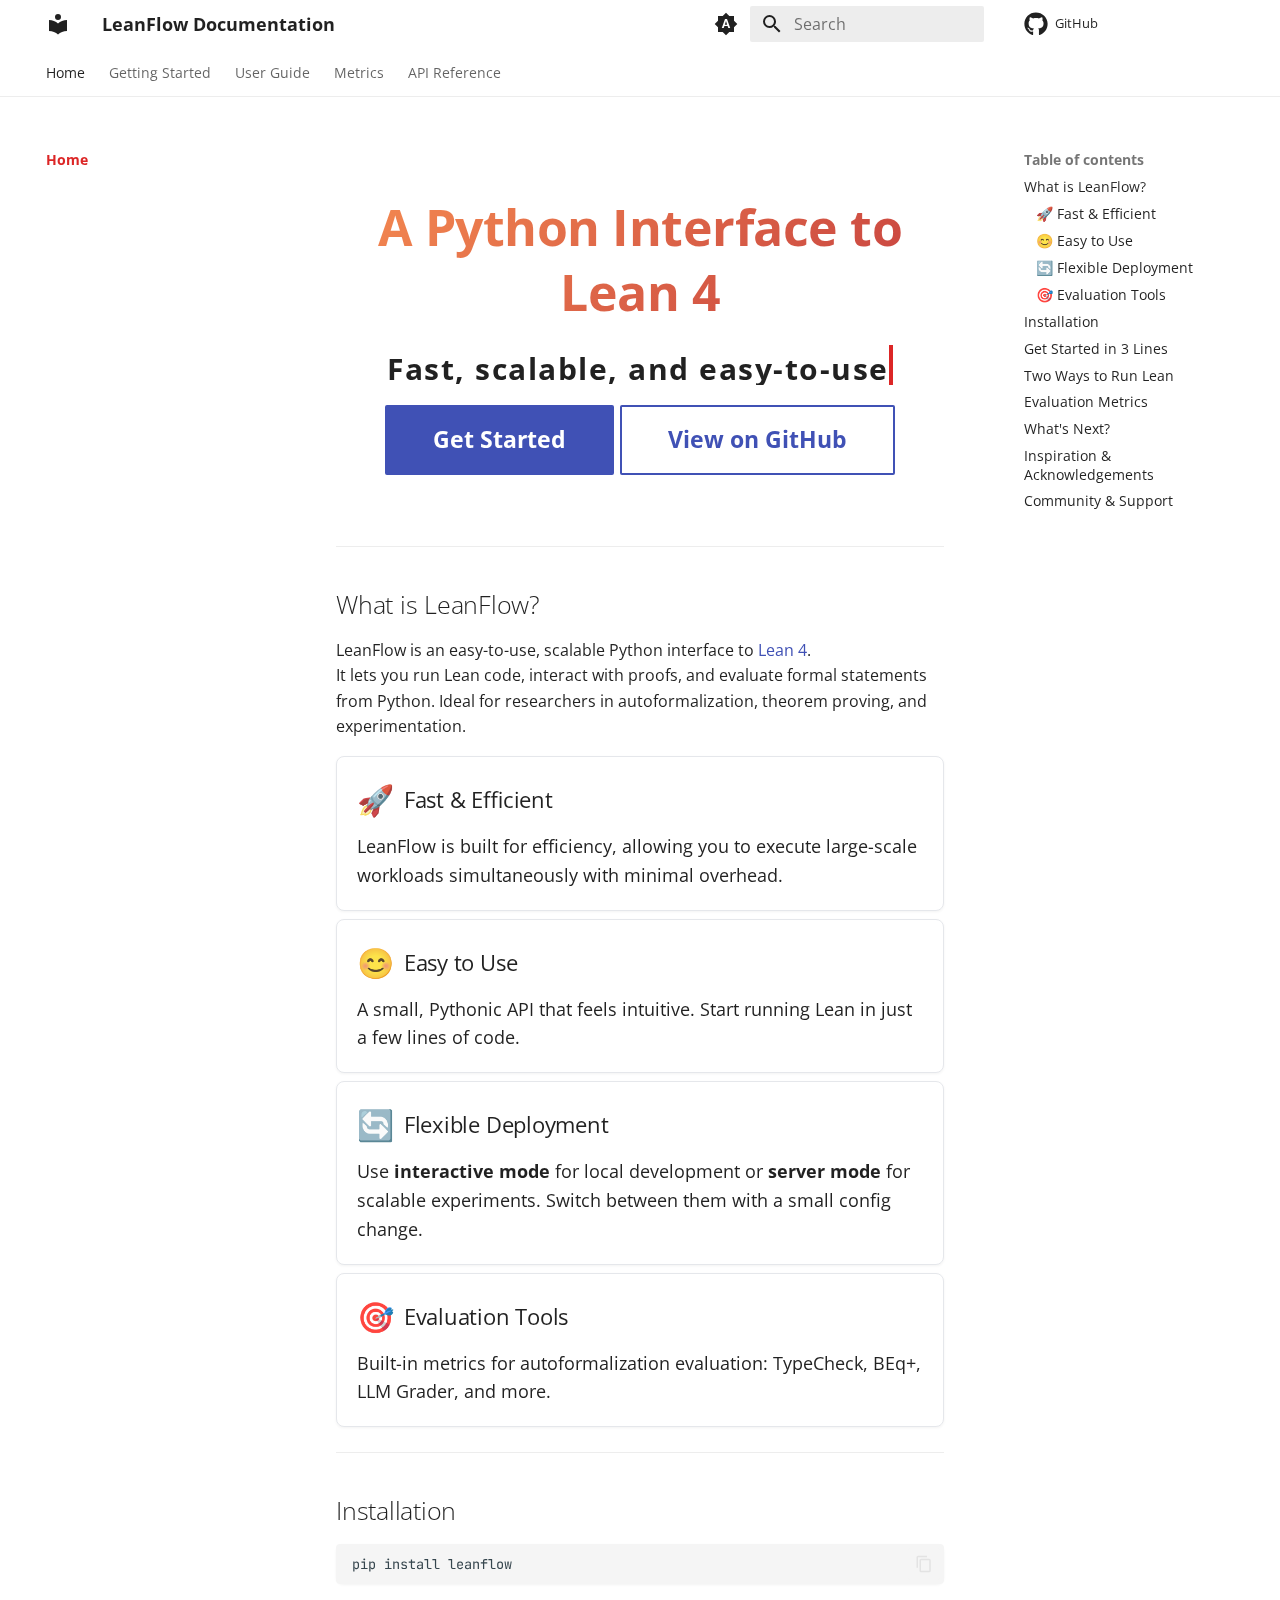
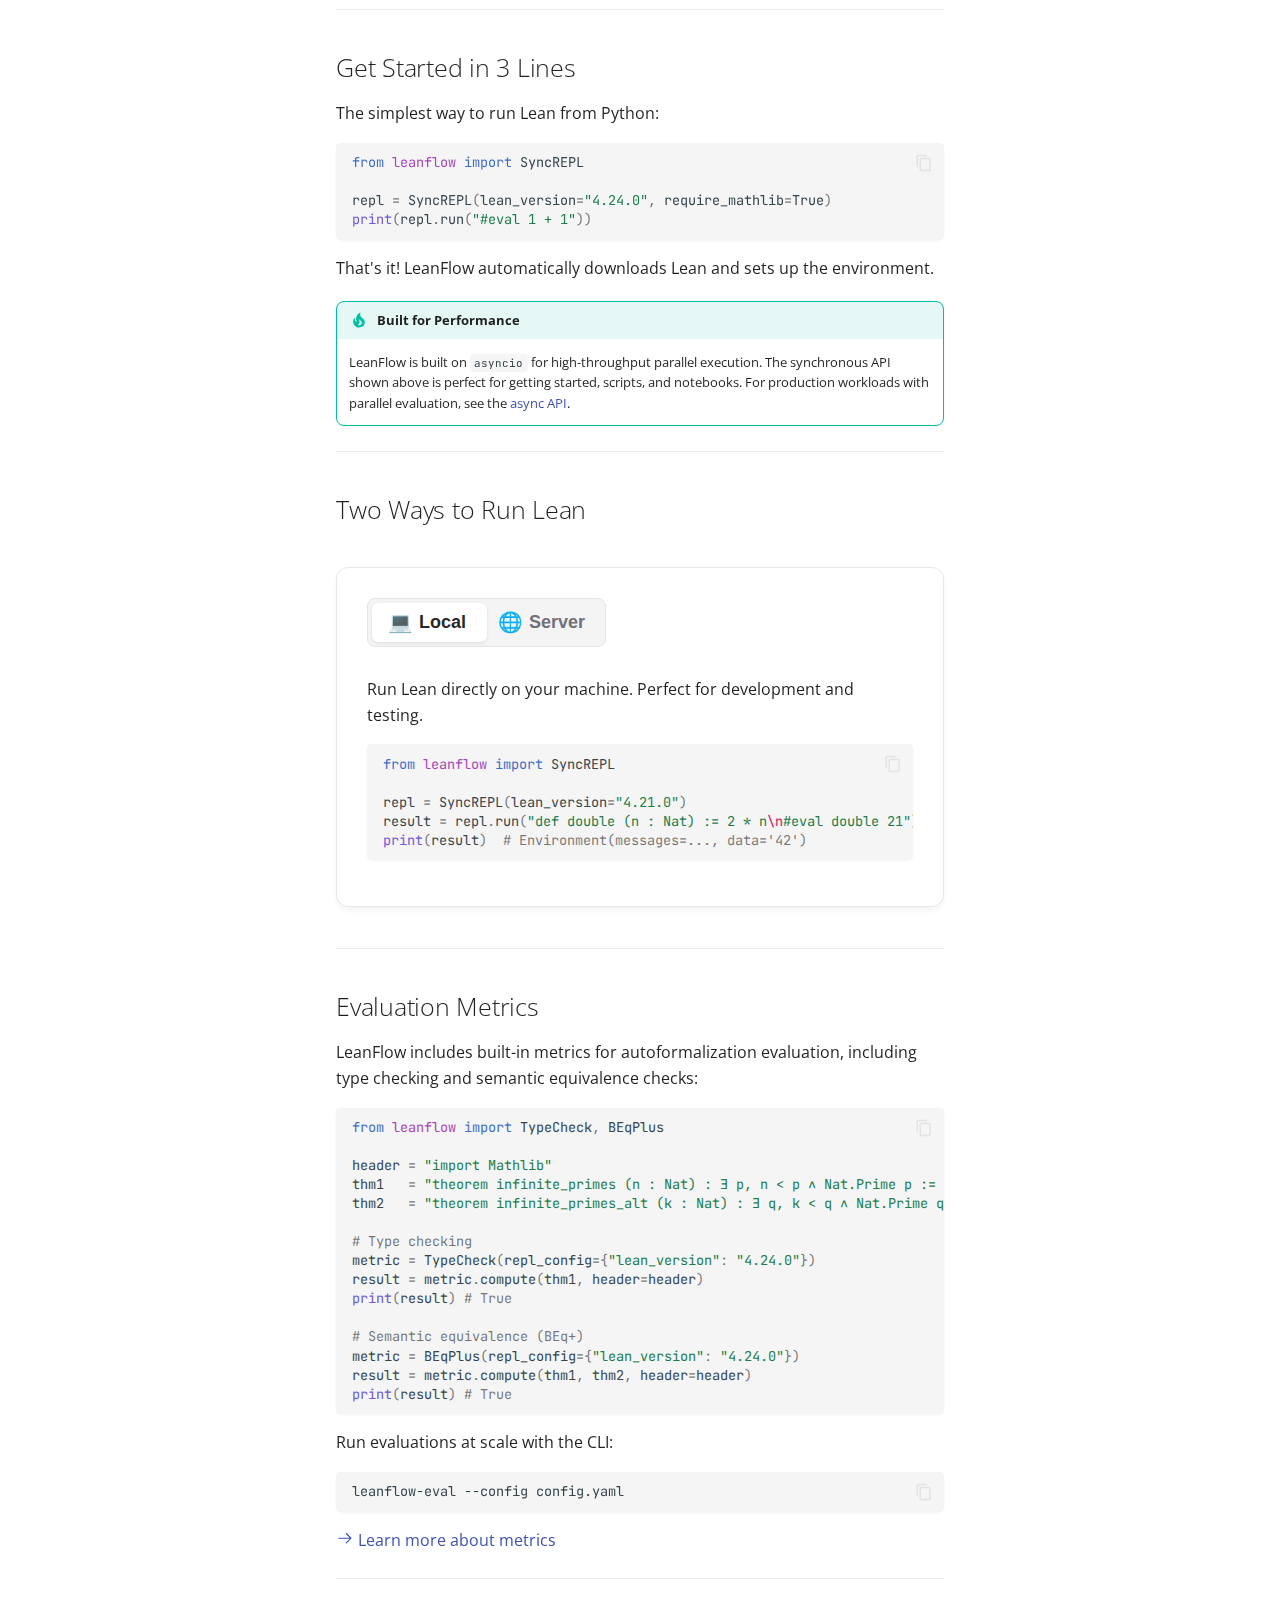
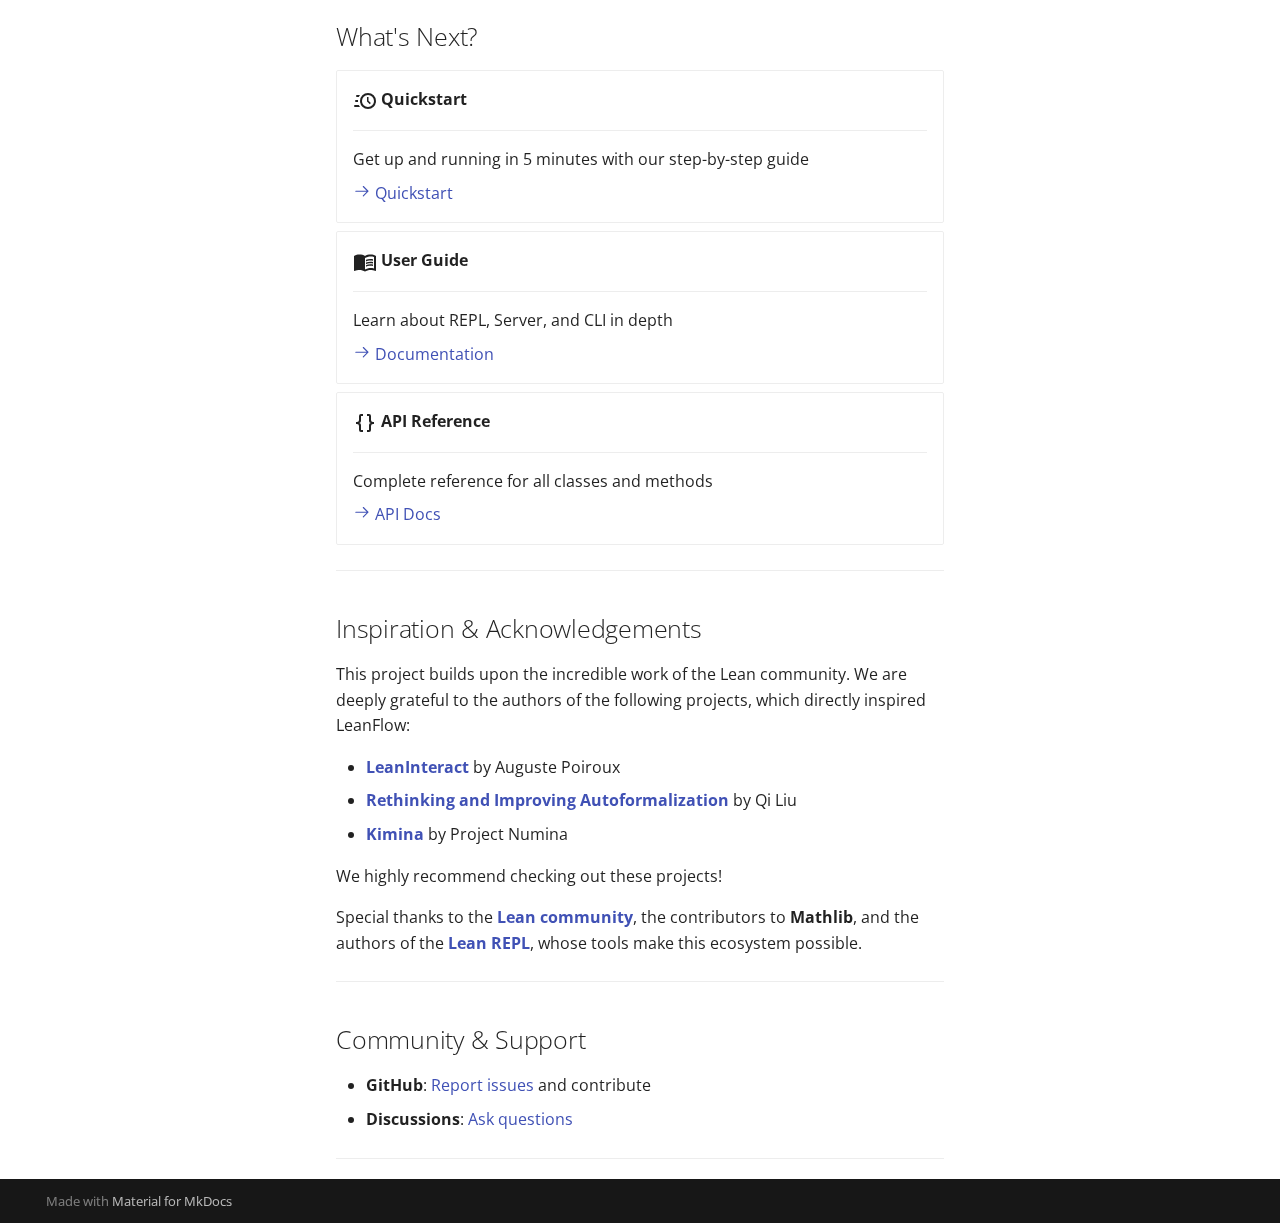
<file: index.html>
<!doctype html>
<html lang="en" class="no-js">
  <head>
    
      <meta charset="utf-8">
      <meta name="viewport" content="width=device-width,initial-scale=1">
      
        <meta name="description" content="A flexible Python interface for Lean 4">
      
      
        <meta name="author" content="LeanFlow Team">
      
      
        <link rel="canonical" href="https://Formal-Math-Reasoning.github.io/leanflow/">
      
      
      
        <link rel="next" href="quickstart/">
      
      
        
      
      
      <link rel="icon" href="assets/images/favicon.png">
      <meta name="generator" content="mkdocs-1.6.1, mkdocs-material-9.7.1">
    
    
      
        <title>LeanFlow Documentation</title>
      
    
    
      <link rel="stylesheet" href="assets/stylesheets/main.484c7ddc.min.css">
      
        
        <link rel="stylesheet" href="assets/stylesheets/palette.ab4e12ef.min.css">
      
      


    
    
      
    
    
      
        
        
        <link rel="preconnect" href="https://fonts.gstatic.com" crossorigin>
        <link rel="stylesheet" href="https://fonts.googleapis.com/css?family=Open+Sans:300,300i,400,400i,700,700i%7CJetBrains+Mono:400,400i,700,700i&display=fallback">
        <style>:root{--md-text-font:"Open Sans";--md-code-font:"JetBrains Mono"}</style>
      
    
    
      <link rel="stylesheet" href="assets/_mkdocstrings.css">
    
      <link rel="stylesheet" href="stylesheets/extra.css">
    
    <script>__md_scope=new URL(".",location),__md_hash=e=>[...e].reduce(((e,_)=>(e<<5)-e+_.charCodeAt(0)),0),__md_get=(e,_=localStorage,t=__md_scope)=>JSON.parse(_.getItem(t.pathname+"."+e)),__md_set=(e,_,t=localStorage,a=__md_scope)=>{try{t.setItem(a.pathname+"."+e,JSON.stringify(_))}catch(e){}}</script>
    
      

    
    
  </head>
  
  
    
    
      
    
    
    
    
    <body dir="ltr" data-md-color-scheme="default" data-md-color-primary="indigo" data-md-color-accent="red">
  
    
    <input class="md-toggle" data-md-toggle="drawer" type="checkbox" id="__drawer" autocomplete="off">
    <input class="md-toggle" data-md-toggle="search" type="checkbox" id="__search" autocomplete="off">
    <label class="md-overlay" for="__drawer"></label>
    <div data-md-component="skip">
      
        
        <a href="#a-python-interface-to-lean-4" class="md-skip">
          Skip to content
        </a>
      
    </div>
    <div data-md-component="announce">
      
    </div>
    
    
      

<header class="md-header" data-md-component="header">
  <nav class="md-header__inner md-grid" aria-label="Header">
    <a href="." title="LeanFlow Documentation" class="md-header__button md-logo" aria-label="LeanFlow Documentation" data-md-component="logo">
      
  
  <svg xmlns="http://www.w3.org/2000/svg" viewBox="0 0 24 24"><path d="M12 8a3 3 0 0 0 3-3 3 3 0 0 0-3-3 3 3 0 0 0-3 3 3 3 0 0 0 3 3m0 3.54C9.64 9.35 6.5 8 3 8v11c3.5 0 6.64 1.35 9 3.54 2.36-2.19 5.5-3.54 9-3.54V8c-3.5 0-6.64 1.35-9 3.54"/></svg>

    </a>
    <label class="md-header__button md-icon" for="__drawer">
      
      <svg xmlns="http://www.w3.org/2000/svg" viewBox="0 0 24 24"><path d="M3 6h18v2H3zm0 5h18v2H3zm0 5h18v2H3z"/></svg>
    </label>
    <div class="md-header__title" data-md-component="header-title">
      <div class="md-header__ellipsis">
        <div class="md-header__topic">
          <span class="md-ellipsis">
            LeanFlow Documentation
          </span>
        </div>
        <div class="md-header__topic" data-md-component="header-topic">
          <span class="md-ellipsis">
            
              Home
            
          </span>
        </div>
      </div>
    </div>
    
      
        <form class="md-header__option" data-md-component="palette">
  
    
    
    
    <input class="md-option" data-md-color-media="(prefers-color-scheme)" data-md-color-scheme="default" data-md-color-primary="indigo" data-md-color-accent="red"  aria-label="Switch to light mode"  type="radio" name="__palette" id="__palette_0">
    
      <label class="md-header__button md-icon" title="Switch to light mode" for="__palette_1" hidden>
        <svg xmlns="http://www.w3.org/2000/svg" viewBox="0 0 24 24"><path d="m14.3 16-.7-2h-3.2l-.7 2H7.8L11 7h2l3.2 9zM20 8.69V4h-4.69L12 .69 8.69 4H4v4.69L.69 12 4 15.31V20h4.69L12 23.31 15.31 20H20v-4.69L23.31 12zm-9.15 3.96h2.3L12 9z"/></svg>
      </label>
    
  
    
    
    
    <input class="md-option" data-md-color-media="(prefers-color-scheme: light)" data-md-color-scheme="default" data-md-color-primary="white" data-md-color-accent="red"  aria-label="Switch to dark mode"  type="radio" name="__palette" id="__palette_1">
    
      <label class="md-header__button md-icon" title="Switch to dark mode" for="__palette_2" hidden>
        <svg xmlns="http://www.w3.org/2000/svg" viewBox="0 0 24 24"><path d="m17.75 4.09-2.53 1.94.91 3.06-2.63-1.81-2.63 1.81.91-3.06-2.53-1.94L12.44 4l1.06-3 1.06 3zm3.5 6.91-1.64 1.25.59 1.98-1.7-1.17-1.7 1.17.59-1.98L15.75 11l2.06-.05L18.5 9l.69 1.95zm-2.28 4.95c.83-.08 1.72 1.1 1.19 1.85-.32.45-.66.87-1.08 1.27C15.17 23 8.84 23 4.94 19.07c-3.91-3.9-3.91-10.24 0-14.14.4-.4.82-.76 1.27-1.08.75-.53 1.93.36 1.85 1.19-.27 2.86.69 5.83 2.89 8.02a9.96 9.96 0 0 0 8.02 2.89m-1.64 2.02a12.08 12.08 0 0 1-7.8-3.47c-2.17-2.19-3.33-5-3.49-7.82-2.81 3.14-2.7 7.96.31 10.98 3.02 3.01 7.84 3.12 10.98.31"/></svg>
      </label>
    
  
    
    
    
    <input class="md-option" data-md-color-media="(prefers-color-scheme: dark)" data-md-color-scheme="slate" data-md-color-primary="black" data-md-color-accent="red"  aria-label="Switch to light mode"  type="radio" name="__palette" id="__palette_2">
    
      <label class="md-header__button md-icon" title="Switch to light mode" for="__palette_0" hidden>
        <svg xmlns="http://www.w3.org/2000/svg" viewBox="0 0 24 24"><path d="M12 7a5 5 0 0 1 5 5 5 5 0 0 1-5 5 5 5 0 0 1-5-5 5 5 0 0 1 5-5m0 2a3 3 0 0 0-3 3 3 3 0 0 0 3 3 3 3 0 0 0 3-3 3 3 0 0 0-3-3m0-7 2.39 3.42C13.65 5.15 12.84 5 12 5s-1.65.15-2.39.42zM3.34 7l4.16-.35A7.2 7.2 0 0 0 5.94 8.5c-.44.74-.69 1.5-.83 2.29zm.02 10 1.76-3.77a7.131 7.131 0 0 0 2.38 4.14zM20.65 7l-1.77 3.79a7.02 7.02 0 0 0-2.38-4.15zm-.01 10-4.14.36c.59-.51 1.12-1.14 1.54-1.86.42-.73.69-1.5.83-2.29zM12 22l-2.41-3.44c.74.27 1.55.44 2.41.44.82 0 1.63-.17 2.37-.44z"/></svg>
      </label>
    
  
</form>
      
    
    
      <script>var palette=__md_get("__palette");if(palette&&palette.color){if("(prefers-color-scheme)"===palette.color.media){var media=matchMedia("(prefers-color-scheme: light)"),input=document.querySelector(media.matches?"[data-md-color-media='(prefers-color-scheme: light)']":"[data-md-color-media='(prefers-color-scheme: dark)']");palette.color.media=input.getAttribute("data-md-color-media"),palette.color.scheme=input.getAttribute("data-md-color-scheme"),palette.color.primary=input.getAttribute("data-md-color-primary"),palette.color.accent=input.getAttribute("data-md-color-accent")}for(var[key,value]of Object.entries(palette.color))document.body.setAttribute("data-md-color-"+key,value)}</script>
    
    
    
      
      
        <label class="md-header__button md-icon" for="__search">
          
          <svg xmlns="http://www.w3.org/2000/svg" viewBox="0 0 24 24"><path d="M9.5 3A6.5 6.5 0 0 1 16 9.5c0 1.61-.59 3.09-1.56 4.23l.27.27h.79l5 5-1.5 1.5-5-5v-.79l-.27-.27A6.52 6.52 0 0 1 9.5 16 6.5 6.5 0 0 1 3 9.5 6.5 6.5 0 0 1 9.5 3m0 2C7 5 5 7 5 9.5S7 14 9.5 14 14 12 14 9.5 12 5 9.5 5"/></svg>
        </label>
        <div class="md-search" data-md-component="search" role="dialog">
  <label class="md-search__overlay" for="__search"></label>
  <div class="md-search__inner" role="search">
    <form class="md-search__form" name="search">
      <input type="text" class="md-search__input" name="query" aria-label="Search" placeholder="Search" autocapitalize="off" autocorrect="off" autocomplete="off" spellcheck="false" data-md-component="search-query" required>
      <label class="md-search__icon md-icon" for="__search">
        
        <svg xmlns="http://www.w3.org/2000/svg" viewBox="0 0 24 24"><path d="M9.5 3A6.5 6.5 0 0 1 16 9.5c0 1.61-.59 3.09-1.56 4.23l.27.27h.79l5 5-1.5 1.5-5-5v-.79l-.27-.27A6.52 6.52 0 0 1 9.5 16 6.5 6.5 0 0 1 3 9.5 6.5 6.5 0 0 1 9.5 3m0 2C7 5 5 7 5 9.5S7 14 9.5 14 14 12 14 9.5 12 5 9.5 5"/></svg>
        
        <svg xmlns="http://www.w3.org/2000/svg" viewBox="0 0 24 24"><path d="M20 11v2H8l5.5 5.5-1.42 1.42L4.16 12l7.92-7.92L13.5 5.5 8 11z"/></svg>
      </label>
      <nav class="md-search__options" aria-label="Search">
        
        <button type="reset" class="md-search__icon md-icon" title="Clear" aria-label="Clear" tabindex="-1">
          
          <svg xmlns="http://www.w3.org/2000/svg" viewBox="0 0 24 24"><path d="M19 6.41 17.59 5 12 10.59 6.41 5 5 6.41 10.59 12 5 17.59 6.41 19 12 13.41 17.59 19 19 17.59 13.41 12z"/></svg>
        </button>
      </nav>
      
        <div class="md-search__suggest" data-md-component="search-suggest"></div>
      
    </form>
    <div class="md-search__output">
      <div class="md-search__scrollwrap" tabindex="0" data-md-scrollfix>
        <div class="md-search-result" data-md-component="search-result">
          <div class="md-search-result__meta">
            Initializing search
          </div>
          <ol class="md-search-result__list" role="presentation"></ol>
        </div>
      </div>
    </div>
  </div>
</div>
      
    
    
      <div class="md-header__source">
        <a href="https://github.com/Formal-Math-Reasoning/leanflow" title="Go to repository" class="md-source" data-md-component="source">
  <div class="md-source__icon md-icon">
    
    <svg xmlns="http://www.w3.org/2000/svg" viewBox="0 0 512 512"><!--! Font Awesome Free 7.1.0 by @fontawesome - https://fontawesome.com License - https://fontawesome.com/license/free (Icons: CC BY 4.0, Fonts: SIL OFL 1.1, Code: MIT License) Copyright 2025 Fonticons, Inc.--><path d="M173.9 397.4c0 2-2.3 3.6-5.2 3.6-3.3.3-5.6-1.3-5.6-3.6 0-2 2.3-3.6 5.2-3.6 3-.3 5.6 1.3 5.6 3.6m-31.1-4.5c-.7 2 1.3 4.3 4.3 4.9 2.6 1 5.6 0 6.2-2s-1.3-4.3-4.3-5.2c-2.6-.7-5.5.3-6.2 2.3m44.2-1.7c-2.9.7-4.9 2.6-4.6 4.9.3 2 2.9 3.3 5.9 2.6 2.9-.7 4.9-2.6 4.6-4.6-.3-1.9-3-3.2-5.9-2.9M252.8 8C114.1 8 8 113.3 8 252c0 110.9 69.8 205.8 169.5 239.2 12.8 2.3 17.3-5.6 17.3-12.1 0-6.2-.3-40.4-.3-61.4 0 0-70 15-84.7-29.8 0 0-11.4-29.1-27.8-36.6 0 0-22.9-15.7 1.6-15.4 0 0 24.9 2 38.6 25.8 21.9 38.6 58.6 27.5 72.9 20.9 2.3-16 8.8-27.1 16-33.7-55.9-6.2-112.3-14.3-112.3-110.5 0-27.5 7.6-41.3 23.6-58.9-2.6-6.5-11.1-33.3 2.6-67.9 20.9-6.5 69 27 69 27 20-5.6 41.5-8.5 62.8-8.5s42.8 2.9 62.8 8.5c0 0 48.1-33.6 69-27 13.7 34.7 5.2 61.4 2.6 67.9 16 17.7 25.8 31.5 25.8 58.9 0 96.5-58.9 104.2-114.8 110.5 9.2 7.9 17 22.9 17 46.4 0 33.7-.3 75.4-.3 83.6 0 6.5 4.6 14.4 17.3 12.1C436.2 457.8 504 362.9 504 252 504 113.3 391.5 8 252.8 8M105.2 352.9c-1.3 1-1 3.3.7 5.2 1.6 1.6 3.9 2.3 5.2 1 1.3-1 1-3.3-.7-5.2-1.6-1.6-3.9-2.3-5.2-1m-10.8-8.1c-.7 1.3.3 2.9 2.3 3.9 1.6 1 3.6.7 4.3-.7.7-1.3-.3-2.9-2.3-3.9-2-.6-3.6-.3-4.3.7m32.4 35.6c-1.6 1.3-1 4.3 1.3 6.2 2.3 2.3 5.2 2.6 6.5 1 1.3-1.3.7-4.3-1.3-6.2-2.2-2.3-5.2-2.6-6.5-1m-11.4-14.7c-1.6 1-1.6 3.6 0 5.9s4.3 3.3 5.6 2.3c1.6-1.3 1.6-3.9 0-6.2-1.4-2.3-4-3.3-5.6-2"/></svg>
  </div>
  <div class="md-source__repository">
    GitHub
  </div>
</a>
      </div>
    
  </nav>
  
</header>
    
    <div class="md-container" data-md-component="container">
      
      
        
          
            
<nav class="md-tabs" aria-label="Tabs" data-md-component="tabs">
  <div class="md-grid">
    <ul class="md-tabs__list">
      
        
  
  
  
    
  
  
    <li class="md-tabs__item md-tabs__item--active">
      <a href="." class="md-tabs__link">
        
  
  
    
  
  Home

      </a>
    </li>
  

      
        
  
  
  
  
    
    
      <li class="md-tabs__item">
        <a href="quickstart/" class="md-tabs__link">
          
  
  
    
  
  Getting Started

        </a>
      </li>
    
  

      
        
  
  
  
  
    
    
      <li class="md-tabs__item">
        <a href="repl/" class="md-tabs__link">
          
  
  
    
  
  User Guide

        </a>
      </li>
    
  

      
        
  
  
  
  
    
    
      <li class="md-tabs__item">
        <a href="metrics/" class="md-tabs__link">
          
  
  
    
  
  Metrics

        </a>
      </li>
    
  

      
        
  
  
  
  
    
    
      <li class="md-tabs__item">
        <a href="api/repl/" class="md-tabs__link">
          
  
  
    
  
  API Reference

        </a>
      </li>
    
  

      
    </ul>
  </div>
</nav>
          
        
      
      <main class="md-main" data-md-component="main">
        <div class="md-main__inner md-grid">
          
            
              
              <div class="md-sidebar md-sidebar--primary" data-md-component="sidebar" data-md-type="navigation" >
                <div class="md-sidebar__scrollwrap">
                  <div class="md-sidebar__inner">
                    


  


<nav class="md-nav md-nav--primary md-nav--lifted" aria-label="Navigation" data-md-level="0">
  <label class="md-nav__title" for="__drawer">
    <a href="." title="LeanFlow Documentation" class="md-nav__button md-logo" aria-label="LeanFlow Documentation" data-md-component="logo">
      
  
  <svg xmlns="http://www.w3.org/2000/svg" viewBox="0 0 24 24"><path d="M12 8a3 3 0 0 0 3-3 3 3 0 0 0-3-3 3 3 0 0 0-3 3 3 3 0 0 0 3 3m0 3.54C9.64 9.35 6.5 8 3 8v11c3.5 0 6.64 1.35 9 3.54 2.36-2.19 5.5-3.54 9-3.54V8c-3.5 0-6.64 1.35-9 3.54"/></svg>

    </a>
    LeanFlow Documentation
  </label>
  
    <div class="md-nav__source">
      <a href="https://github.com/Formal-Math-Reasoning/leanflow" title="Go to repository" class="md-source" data-md-component="source">
  <div class="md-source__icon md-icon">
    
    <svg xmlns="http://www.w3.org/2000/svg" viewBox="0 0 512 512"><!--! Font Awesome Free 7.1.0 by @fontawesome - https://fontawesome.com License - https://fontawesome.com/license/free (Icons: CC BY 4.0, Fonts: SIL OFL 1.1, Code: MIT License) Copyright 2025 Fonticons, Inc.--><path d="M173.9 397.4c0 2-2.3 3.6-5.2 3.6-3.3.3-5.6-1.3-5.6-3.6 0-2 2.3-3.6 5.2-3.6 3-.3 5.6 1.3 5.6 3.6m-31.1-4.5c-.7 2 1.3 4.3 4.3 4.9 2.6 1 5.6 0 6.2-2s-1.3-4.3-4.3-5.2c-2.6-.7-5.5.3-6.2 2.3m44.2-1.7c-2.9.7-4.9 2.6-4.6 4.9.3 2 2.9 3.3 5.9 2.6 2.9-.7 4.9-2.6 4.6-4.6-.3-1.9-3-3.2-5.9-2.9M252.8 8C114.1 8 8 113.3 8 252c0 110.9 69.8 205.8 169.5 239.2 12.8 2.3 17.3-5.6 17.3-12.1 0-6.2-.3-40.4-.3-61.4 0 0-70 15-84.7-29.8 0 0-11.4-29.1-27.8-36.6 0 0-22.9-15.7 1.6-15.4 0 0 24.9 2 38.6 25.8 21.9 38.6 58.6 27.5 72.9 20.9 2.3-16 8.8-27.1 16-33.7-55.9-6.2-112.3-14.3-112.3-110.5 0-27.5 7.6-41.3 23.6-58.9-2.6-6.5-11.1-33.3 2.6-67.9 20.9-6.5 69 27 69 27 20-5.6 41.5-8.5 62.8-8.5s42.8 2.9 62.8 8.5c0 0 48.1-33.6 69-27 13.7 34.7 5.2 61.4 2.6 67.9 16 17.7 25.8 31.5 25.8 58.9 0 96.5-58.9 104.2-114.8 110.5 9.2 7.9 17 22.9 17 46.4 0 33.7-.3 75.4-.3 83.6 0 6.5 4.6 14.4 17.3 12.1C436.2 457.8 504 362.9 504 252 504 113.3 391.5 8 252.8 8M105.2 352.9c-1.3 1-1 3.3.7 5.2 1.6 1.6 3.9 2.3 5.2 1 1.3-1 1-3.3-.7-5.2-1.6-1.6-3.9-2.3-5.2-1m-10.8-8.1c-.7 1.3.3 2.9 2.3 3.9 1.6 1 3.6.7 4.3-.7.7-1.3-.3-2.9-2.3-3.9-2-.6-3.6-.3-4.3.7m32.4 35.6c-1.6 1.3-1 4.3 1.3 6.2 2.3 2.3 5.2 2.6 6.5 1 1.3-1.3.7-4.3-1.3-6.2-2.2-2.3-5.2-2.6-6.5-1m-11.4-14.7c-1.6 1-1.6 3.6 0 5.9s4.3 3.3 5.6 2.3c1.6-1.3 1.6-3.9 0-6.2-1.4-2.3-4-3.3-5.6-2"/></svg>
  </div>
  <div class="md-source__repository">
    GitHub
  </div>
</a>
    </div>
  
  <ul class="md-nav__list" data-md-scrollfix>
    
      
      
  
  
    
  
  
  
    <li class="md-nav__item md-nav__item--active">
      
      <input class="md-nav__toggle md-toggle" type="checkbox" id="__toc">
      
      
        
      
      
        <label class="md-nav__link md-nav__link--active" for="__toc">
          
  
  
  <span class="md-ellipsis">
    
  
    Home
  

    
  </span>
  
  

          <span class="md-nav__icon md-icon"></span>
        </label>
      
      <a href="." class="md-nav__link md-nav__link--active">
        
  
  
  <span class="md-ellipsis">
    
  
    Home
  

    
  </span>
  
  

      </a>
      
        

<nav class="md-nav md-nav--secondary" aria-label="Table of contents">
  
  
  
    
  
  
    <label class="md-nav__title" for="__toc">
      <span class="md-nav__icon md-icon"></span>
      Table of contents
    </label>
    <ul class="md-nav__list" data-md-component="toc" data-md-scrollfix>
      
        <li class="md-nav__item">
  <a href="#what-is-leanflow" class="md-nav__link">
    <span class="md-ellipsis">
      
        What is LeanFlow?
      
    </span>
  </a>
  
    <nav class="md-nav" aria-label="What is LeanFlow?">
      <ul class="md-nav__list">
        
          <li class="md-nav__item">
  <a href="#fast-efficient" class="md-nav__link">
    <span class="md-ellipsis">
      
        🚀 Fast &amp; Efficient
      
    </span>
  </a>
  
</li>
        
          <li class="md-nav__item">
  <a href="#easy-to-use" class="md-nav__link">
    <span class="md-ellipsis">
      
        😊 Easy to Use
      
    </span>
  </a>
  
</li>
        
          <li class="md-nav__item">
  <a href="#flexible-deployment" class="md-nav__link">
    <span class="md-ellipsis">
      
        🔄 Flexible Deployment
      
    </span>
  </a>
  
</li>
        
          <li class="md-nav__item">
  <a href="#evaluation-tools" class="md-nav__link">
    <span class="md-ellipsis">
      
        🎯 Evaluation Tools
      
    </span>
  </a>
  
</li>
        
      </ul>
    </nav>
  
</li>
      
        <li class="md-nav__item">
  <a href="#installation" class="md-nav__link">
    <span class="md-ellipsis">
      
        Installation
      
    </span>
  </a>
  
</li>
      
        <li class="md-nav__item">
  <a href="#get-started-in-3-lines" class="md-nav__link">
    <span class="md-ellipsis">
      
        Get Started in 3 Lines
      
    </span>
  </a>
  
</li>
      
        <li class="md-nav__item">
  <a href="#two-ways-to-run-lean" class="md-nav__link">
    <span class="md-ellipsis">
      
        Two Ways to Run Lean
      
    </span>
  </a>
  
</li>
      
        <li class="md-nav__item">
  <a href="#evaluation-metrics" class="md-nav__link">
    <span class="md-ellipsis">
      
        Evaluation Metrics
      
    </span>
  </a>
  
</li>
      
        <li class="md-nav__item">
  <a href="#whats-next" class="md-nav__link">
    <span class="md-ellipsis">
      
        What's Next?
      
    </span>
  </a>
  
</li>
      
        <li class="md-nav__item">
  <a href="#inspiration-acknowledgements" class="md-nav__link">
    <span class="md-ellipsis">
      
        Inspiration &amp; Acknowledgements
      
    </span>
  </a>
  
</li>
      
        <li class="md-nav__item">
  <a href="#community-support" class="md-nav__link">
    <span class="md-ellipsis">
      
        Community &amp; Support
      
    </span>
  </a>
  
</li>
      
    </ul>
  
</nav>
      
    </li>
  

    
      
      
  
  
  
  
    
    
      
        
      
    
    
    
      
      
        
      
    
    
    <li class="md-nav__item md-nav__item--nested">
      
        
        
          
        
        <input class="md-nav__toggle md-toggle md-toggle--indeterminate" type="checkbox" id="__nav_2" >
        
          
          <label class="md-nav__link" for="__nav_2" id="__nav_2_label" tabindex="0">
            
  
  
  <span class="md-ellipsis">
    
  
    Getting Started
  

    
  </span>
  
  

            <span class="md-nav__icon md-icon"></span>
          </label>
        
        <nav class="md-nav" data-md-level="1" aria-labelledby="__nav_2_label" aria-expanded="false">
          <label class="md-nav__title" for="__nav_2">
            <span class="md-nav__icon md-icon"></span>
            
  
    Getting Started
  

          </label>
          <ul class="md-nav__list" data-md-scrollfix>
            
              
                
  
  
  
  
    <li class="md-nav__item">
      <a href="quickstart/" class="md-nav__link">
        
  
  
  <span class="md-ellipsis">
    
  
    Quickstart
  

    
  </span>
  
  

      </a>
    </li>
  

              
            
          </ul>
        </nav>
      
    </li>
  

    
      
      
  
  
  
  
    
    
      
        
      
        
      
        
      
    
    
    
      
      
        
      
    
    
    <li class="md-nav__item md-nav__item--nested">
      
        
        
          
        
        <input class="md-nav__toggle md-toggle md-toggle--indeterminate" type="checkbox" id="__nav_3" >
        
          
          <label class="md-nav__link" for="__nav_3" id="__nav_3_label" tabindex="0">
            
  
  
  <span class="md-ellipsis">
    
  
    User Guide
  

    
  </span>
  
  

            <span class="md-nav__icon md-icon"></span>
          </label>
        
        <nav class="md-nav" data-md-level="1" aria-labelledby="__nav_3_label" aria-expanded="false">
          <label class="md-nav__title" for="__nav_3">
            <span class="md-nav__icon md-icon"></span>
            
  
    User Guide
  

          </label>
          <ul class="md-nav__list" data-md-scrollfix>
            
              
                
  
  
  
  
    <li class="md-nav__item">
      <a href="repl/" class="md-nav__link">
        
  
  
  <span class="md-ellipsis">
    
  
    REPL
  

    
  </span>
  
  

      </a>
    </li>
  

              
            
              
                
  
  
  
  
    <li class="md-nav__item">
      <a href="server/" class="md-nav__link">
        
  
  
  <span class="md-ellipsis">
    
  
    Server
  

    
  </span>
  
  

      </a>
    </li>
  

              
            
              
                
  
  
  
  
    <li class="md-nav__item">
      <a href="cli/" class="md-nav__link">
        
  
  
  <span class="md-ellipsis">
    
  
    Evaluation
  

    
  </span>
  
  

      </a>
    </li>
  

              
            
          </ul>
        </nav>
      
    </li>
  

    
      
      
  
  
  
  
    
    
      
        
      
        
      
    
    
    
      
      
        
      
    
    
    <li class="md-nav__item md-nav__item--nested">
      
        
        
          
        
        <input class="md-nav__toggle md-toggle md-toggle--indeterminate" type="checkbox" id="__nav_4" >
        
          
          <label class="md-nav__link" for="__nav_4" id="__nav_4_label" tabindex="0">
            
  
  
  <span class="md-ellipsis">
    
  
    Metrics
  

    
  </span>
  
  

            <span class="md-nav__icon md-icon"></span>
          </label>
        
        <nav class="md-nav" data-md-level="1" aria-labelledby="__nav_4_label" aria-expanded="false">
          <label class="md-nav__title" for="__nav_4">
            <span class="md-nav__icon md-icon"></span>
            
  
    Metrics
  

          </label>
          <ul class="md-nav__list" data-md-scrollfix>
            
              
                
  
  
  
  
    <li class="md-nav__item">
      <a href="metrics/" class="md-nav__link">
        
  
  
  <span class="md-ellipsis">
    
  
    Overview
  

    
  </span>
  
  

      </a>
    </li>
  

              
            
              
                
  
  
  
  
    <li class="md-nav__item">
      <a href="custom_metrics/" class="md-nav__link">
        
  
  
  <span class="md-ellipsis">
    
  
    Custom Metrics
  

    
  </span>
  
  

      </a>
    </li>
  

              
            
          </ul>
        </nav>
      
    </li>
  

    
      
      
  
  
  
  
    
    
      
        
      
        
      
        
      
        
      
        
      
    
    
    
      
      
        
      
    
    
    <li class="md-nav__item md-nav__item--nested">
      
        
        
          
        
        <input class="md-nav__toggle md-toggle md-toggle--indeterminate" type="checkbox" id="__nav_5" >
        
          
          <label class="md-nav__link" for="__nav_5" id="__nav_5_label" tabindex="0">
            
  
  
  <span class="md-ellipsis">
    
  
    API Reference
  

    
  </span>
  
  

            <span class="md-nav__icon md-icon"></span>
          </label>
        
        <nav class="md-nav" data-md-level="1" aria-labelledby="__nav_5_label" aria-expanded="false">
          <label class="md-nav__title" for="__nav_5">
            <span class="md-nav__icon md-icon"></span>
            
  
    API Reference
  

          </label>
          <ul class="md-nav__list" data-md-scrollfix>
            
              
                
  
  
  
  
    <li class="md-nav__item">
      <a href="api/repl/" class="md-nav__link">
        
  
  
  <span class="md-ellipsis">
    
  
    REPL
  

    
  </span>
  
  

      </a>
    </li>
  

              
            
              
                
  
  
  
  
    <li class="md-nav__item">
      <a href="api/server/" class="md-nav__link">
        
  
  
  <span class="md-ellipsis">
    
  
    Server
  

    
  </span>
  
  

      </a>
    </li>
  

              
            
              
                
  
  
  
  
    <li class="md-nav__item">
      <a href="api/client/" class="md-nav__link">
        
  
  
  <span class="md-ellipsis">
    
  
    Client
  

    
  </span>
  
  

      </a>
    </li>
  

              
            
              
                
  
  
  
  
    <li class="md-nav__item">
      <a href="api/errors/" class="md-nav__link">
        
  
  
  <span class="md-ellipsis">
    
  
    Errors
  

    
  </span>
  
  

      </a>
    </li>
  

              
            
              
                
  
  
  
  
    <li class="md-nav__item">
      <a href="api/metrics/" class="md-nav__link">
        
  
  
  <span class="md-ellipsis">
    
  
    Metrics
  

    
  </span>
  
  

      </a>
    </li>
  

              
            
          </ul>
        </nav>
      
    </li>
  

    
  </ul>
</nav>
                  </div>
                </div>
              </div>
            
            
              
              <div class="md-sidebar md-sidebar--secondary" data-md-component="sidebar" data-md-type="toc" >
                <div class="md-sidebar__scrollwrap">
                  <div class="md-sidebar__inner">
                    

<nav class="md-nav md-nav--secondary" aria-label="Table of contents">
  
  
  
    
  
  
    <label class="md-nav__title" for="__toc">
      <span class="md-nav__icon md-icon"></span>
      Table of contents
    </label>
    <ul class="md-nav__list" data-md-component="toc" data-md-scrollfix>
      
        <li class="md-nav__item">
  <a href="#what-is-leanflow" class="md-nav__link">
    <span class="md-ellipsis">
      
        What is LeanFlow?
      
    </span>
  </a>
  
    <nav class="md-nav" aria-label="What is LeanFlow?">
      <ul class="md-nav__list">
        
          <li class="md-nav__item">
  <a href="#fast-efficient" class="md-nav__link">
    <span class="md-ellipsis">
      
        🚀 Fast &amp; Efficient
      
    </span>
  </a>
  
</li>
        
          <li class="md-nav__item">
  <a href="#easy-to-use" class="md-nav__link">
    <span class="md-ellipsis">
      
        😊 Easy to Use
      
    </span>
  </a>
  
</li>
        
          <li class="md-nav__item">
  <a href="#flexible-deployment" class="md-nav__link">
    <span class="md-ellipsis">
      
        🔄 Flexible Deployment
      
    </span>
  </a>
  
</li>
        
          <li class="md-nav__item">
  <a href="#evaluation-tools" class="md-nav__link">
    <span class="md-ellipsis">
      
        🎯 Evaluation Tools
      
    </span>
  </a>
  
</li>
        
      </ul>
    </nav>
  
</li>
      
        <li class="md-nav__item">
  <a href="#installation" class="md-nav__link">
    <span class="md-ellipsis">
      
        Installation
      
    </span>
  </a>
  
</li>
      
        <li class="md-nav__item">
  <a href="#get-started-in-3-lines" class="md-nav__link">
    <span class="md-ellipsis">
      
        Get Started in 3 Lines
      
    </span>
  </a>
  
</li>
      
        <li class="md-nav__item">
  <a href="#two-ways-to-run-lean" class="md-nav__link">
    <span class="md-ellipsis">
      
        Two Ways to Run Lean
      
    </span>
  </a>
  
</li>
      
        <li class="md-nav__item">
  <a href="#evaluation-metrics" class="md-nav__link">
    <span class="md-ellipsis">
      
        Evaluation Metrics
      
    </span>
  </a>
  
</li>
      
        <li class="md-nav__item">
  <a href="#whats-next" class="md-nav__link">
    <span class="md-ellipsis">
      
        What's Next?
      
    </span>
  </a>
  
</li>
      
        <li class="md-nav__item">
  <a href="#inspiration-acknowledgements" class="md-nav__link">
    <span class="md-ellipsis">
      
        Inspiration &amp; Acknowledgements
      
    </span>
  </a>
  
</li>
      
        <li class="md-nav__item">
  <a href="#community-support" class="md-nav__link">
    <span class="md-ellipsis">
      
        Community &amp; Support
      
    </span>
  </a>
  
</li>
      
    </ul>
  
</nav>
                  </div>
                </div>
              </div>
            
          
          
            <div class="md-content" data-md-component="content">
              
              <article class="md-content__inner md-typeset">
                
                  


  
  


<div class="hero">
<h1 id="a-python-interface-to-lean-4">A Python Interface to Lean 4</h1>
<div class="typing-wrapper"><span class="typing-effect">Fast, scalable, and easy-to-use</span></div>
<p><a class="md-button md-button--primary" href="quickstart/#1-installation">Get Started</a>
<a class="md-button" href="https://github.com/Formal-Math-Reasoning/leanflow">View on GitHub</a></p>
</div>
<hr />
<h2 id="what-is-leanflow">What is LeanFlow?</h2>
<p>LeanFlow is an easy-to-use, scalable Python interface to <a href="https://lean-lang.org/">Lean 4</a>.<br />
It lets you run Lean code, interact with proofs, and evaluate formal statements from Python. Ideal for researchers in autoformalization, theorem proving, and experimentation.</p>
<div class="grid">
<div class="feature-card">
<h3 id="fast-efficient"><span class="feature-icon">🚀</span> Fast &amp; Efficient</h3>
<p>LeanFlow is built for efficiency, allowing you to execute large-scale workloads simultaneously with minimal overhead.</p>
</div>
<div class="feature-card">
<h3 id="easy-to-use"><span class="feature-icon">😊</span> Easy to Use</h3>
<p>A small, Pythonic API that feels intuitive. Start running Lean in just a few lines of code.</p>
</div>
<div class="feature-card">
<h3 id="flexible-deployment"><span class="feature-icon">🔄</span> Flexible Deployment</h3>
<p>Use <strong>interactive mode</strong> for local development or <strong>server mode</strong> for scalable experiments. Switch between them with a small config change.</p>
</div>
<div class="feature-card">
<h3 id="evaluation-tools"><span class="feature-icon">🎯</span> Evaluation Tools</h3>
<p>Built-in metrics for autoformalization evaluation: TypeCheck, BEq+, LLM Grader, and more.</p>
</div>
</div>
<hr />
<h2 id="installation">Installation</h2>
<div class="language-bash highlight"><pre><span></span><code><span id="__span-0-1"><a id="__codelineno-0-1" name="__codelineno-0-1" href="#__codelineno-0-1"></a>pip<span class="w"> </span>install<span class="w"> </span>leanflow
</span></code></pre></div>
<hr />
<h2 id="get-started-in-3-lines">Get Started in 3 Lines</h2>
<p>The simplest way to run Lean from Python:</p>
<div class="language-python highlight"><pre><span></span><code><span id="__span-1-1"><a id="__codelineno-1-1" name="__codelineno-1-1" href="#__codelineno-1-1"></a><span class="kn">from</span><span class="w"> </span><span class="nn">leanflow</span><span class="w"> </span><span class="kn">import</span> <span class="n">SyncREPL</span>
</span><span id="__span-1-2"><a id="__codelineno-1-2" name="__codelineno-1-2" href="#__codelineno-1-2"></a>
</span><span id="__span-1-3"><a id="__codelineno-1-3" name="__codelineno-1-3" href="#__codelineno-1-3"></a><span class="n">repl</span> <span class="o">=</span> <span class="n">SyncREPL</span><span class="p">(</span><span class="n">lean_version</span><span class="o">=</span><span class="s2">&quot;4.24.0&quot;</span><span class="p">,</span> <span class="n">require_mathlib</span><span class="o">=</span><span class="kc">True</span><span class="p">)</span>
</span><span id="__span-1-4"><a id="__codelineno-1-4" name="__codelineno-1-4" href="#__codelineno-1-4"></a><span class="nb">print</span><span class="p">(</span><span class="n">repl</span><span class="o">.</span><span class="n">run</span><span class="p">(</span><span class="s2">&quot;#eval 1 + 1&quot;</span><span class="p">))</span>
</span></code></pre></div>
<p>That's it! LeanFlow automatically downloads Lean and sets up the environment.</p>
<div class="admonition tip">
<p class="admonition-title">Built for Performance</p>
<p>LeanFlow is built on <code>asyncio</code> for high-throughput parallel execution. The synchronous API shown above is perfect for getting started, scripts, and notebooks. For production workloads with parallel evaluation, see the <a href="repl/#1-basic-usage">async API</a>.</p>
</div>
<hr />
<h2 id="two-ways-to-run-lean">Two Ways to Run Lean</h2>
<div class="api-toggle">
  <div class="toggle-controls">
    <div class="toggle-slider"></div>
    <button class="toggle-btn active">
      <span class="toggle-icon">💻</span> Local
    </button>
    <button class="toggle-btn">
      <span class="toggle-icon">🌐</span> Server
    </button>
  </div>

  <div class="toggle-content active" markdown>

Run Lean directly on your machine. Perfect for development and testing.

<div class="language-python highlight"><pre><span></span><code><span id="__span-2-1"><a id="__codelineno-2-1" name="__codelineno-2-1" href="#__codelineno-2-1"></a><span class="kn">from</span><span class="w"> </span><span class="nn">leanflow</span><span class="w"> </span><span class="kn">import</span> <span class="n">SyncREPL</span>
</span><span id="__span-2-2"><a id="__codelineno-2-2" name="__codelineno-2-2" href="#__codelineno-2-2"></a>
</span><span id="__span-2-3"><a id="__codelineno-2-3" name="__codelineno-2-3" href="#__codelineno-2-3"></a><span class="n">repl</span> <span class="o">=</span> <span class="n">SyncREPL</span><span class="p">(</span><span class="n">lean_version</span><span class="o">=</span><span class="s2">&quot;4.21.0&quot;</span><span class="p">)</span>
</span><span id="__span-2-4"><a id="__codelineno-2-4" name="__codelineno-2-4" href="#__codelineno-2-4"></a><span class="n">result</span> <span class="o">=</span> <span class="n">repl</span><span class="o">.</span><span class="n">run</span><span class="p">(</span><span class="s2">&quot;def double (n : Nat) := 2 * n</span><span class="se">\n</span><span class="s2">#eval double 21&quot;</span><span class="p">)</span>
</span><span id="__span-2-5"><a id="__codelineno-2-5" name="__codelineno-2-5" href="#__codelineno-2-5"></a><span class="nb">print</span><span class="p">(</span><span class="n">result</span><span class="p">)</span>  <span class="c1"># Environment(messages=..., data=&#39;42&#39;)</span>
</span></code></pre></div>
  </div>

  <div class="toggle-content" markdown>
Connect to a remote LeanFlow server for shared environments and scalable evaluation.

<div class="language-python highlight"><pre><span></span><code><span id="__span-3-1"><a id="__codelineno-3-1" name="__codelineno-3-1" href="#__codelineno-3-1"></a><span class="kn">from</span><span class="w"> </span><span class="nn">leanflow</span><span class="w"> </span><span class="kn">import</span> <span class="n">SyncClient</span>
</span><span id="__span-3-2"><a id="__codelineno-3-2" name="__codelineno-3-2" href="#__codelineno-3-2"></a>
</span><span id="__span-3-3"><a id="__codelineno-3-3" name="__codelineno-3-3" href="#__codelineno-3-3"></a><span class="n">client</span> <span class="o">=</span> <span class="n">SyncClient</span><span class="p">(</span><span class="n">base_url</span><span class="o">=</span><span class="s2">&quot;http://localhost:8000&quot;</span><span class="p">)</span>
</span><span id="__span-3-4"><a id="__codelineno-3-4" name="__codelineno-3-4" href="#__codelineno-3-4"></a><span class="n">result</span> <span class="o">=</span> <span class="n">client</span><span class="o">.</span><span class="n">run</span><span class="p">(</span><span class="s2">&quot;def double (n : Nat) := 2 * n</span><span class="se">\n</span><span class="s2">#eval double 21&quot;</span><span class="p">)</span>
</span><span id="__span-3-5"><a id="__codelineno-3-5" name="__codelineno-3-5" href="#__codelineno-3-5"></a><span class="nb">print</span><span class="p">(</span><span class="n">result</span><span class="p">)</span> <span class="c1"># Environment(messages=..., data=&#39;42&#39;)</span>
</span></code></pre></div>

Start a server with: `leanflow-serve --config server.yaml`
  </div>
</div>

<hr />
<h2 id="evaluation-metrics">Evaluation Metrics</h2>
<p>LeanFlow includes built-in metrics for autoformalization evaluation, including type checking and semantic equivalence checks:</p>
<div class="language-python highlight"><pre><span></span><code><span id="__span-4-1"><a id="__codelineno-4-1" name="__codelineno-4-1" href="#__codelineno-4-1"></a><span class="kn">from</span><span class="w"> </span><span class="nn">leanflow</span><span class="w"> </span><span class="kn">import</span> <span class="n">TypeCheck</span><span class="p">,</span> <span class="n">BEqPlus</span>
</span><span id="__span-4-2"><a id="__codelineno-4-2" name="__codelineno-4-2" href="#__codelineno-4-2"></a>
</span><span id="__span-4-3"><a id="__codelineno-4-3" name="__codelineno-4-3" href="#__codelineno-4-3"></a><span class="n">header</span> <span class="o">=</span> <span class="s2">&quot;import Mathlib&quot;</span>
</span><span id="__span-4-4"><a id="__codelineno-4-4" name="__codelineno-4-4" href="#__codelineno-4-4"></a><span class="n">thm1</span>   <span class="o">=</span> <span class="s2">&quot;theorem infinite_primes (n : Nat) : ∃ p, n &lt; p ∧ Nat.Prime p := sorry&quot;</span>
</span><span id="__span-4-5"><a id="__codelineno-4-5" name="__codelineno-4-5" href="#__codelineno-4-5"></a><span class="n">thm2</span>   <span class="o">=</span> <span class="s2">&quot;theorem infinite_primes_alt (k : Nat) : ∃ q, k &lt; q ∧ Nat.Prime q := sorry&quot;</span>
</span><span id="__span-4-6"><a id="__codelineno-4-6" name="__codelineno-4-6" href="#__codelineno-4-6"></a>
</span><span id="__span-4-7"><a id="__codelineno-4-7" name="__codelineno-4-7" href="#__codelineno-4-7"></a><span class="c1"># Type checking</span>
</span><span id="__span-4-8"><a id="__codelineno-4-8" name="__codelineno-4-8" href="#__codelineno-4-8"></a><span class="n">metric</span> <span class="o">=</span> <span class="n">TypeCheck</span><span class="p">(</span><span class="n">repl_config</span><span class="o">=</span><span class="p">{</span><span class="s2">&quot;lean_version&quot;</span><span class="p">:</span> <span class="s2">&quot;4.24.0&quot;</span><span class="p">})</span>
</span><span id="__span-4-9"><a id="__codelineno-4-9" name="__codelineno-4-9" href="#__codelineno-4-9"></a><span class="n">result</span> <span class="o">=</span> <span class="n">metric</span><span class="o">.</span><span class="n">compute</span><span class="p">(</span><span class="n">thm1</span><span class="p">,</span> <span class="n">header</span><span class="o">=</span><span class="n">header</span><span class="p">)</span>  
</span><span id="__span-4-10"><a id="__codelineno-4-10" name="__codelineno-4-10" href="#__codelineno-4-10"></a><span class="nb">print</span><span class="p">(</span><span class="n">result</span><span class="p">)</span> <span class="c1"># True</span>
</span><span id="__span-4-11"><a id="__codelineno-4-11" name="__codelineno-4-11" href="#__codelineno-4-11"></a>
</span><span id="__span-4-12"><a id="__codelineno-4-12" name="__codelineno-4-12" href="#__codelineno-4-12"></a><span class="c1"># Semantic equivalence (BEq+)</span>
</span><span id="__span-4-13"><a id="__codelineno-4-13" name="__codelineno-4-13" href="#__codelineno-4-13"></a><span class="n">metric</span> <span class="o">=</span> <span class="n">BEqPlus</span><span class="p">(</span><span class="n">repl_config</span><span class="o">=</span><span class="p">{</span><span class="s2">&quot;lean_version&quot;</span><span class="p">:</span> <span class="s2">&quot;4.24.0&quot;</span><span class="p">})</span>
</span><span id="__span-4-14"><a id="__codelineno-4-14" name="__codelineno-4-14" href="#__codelineno-4-14"></a><span class="n">result</span> <span class="o">=</span> <span class="n">metric</span><span class="o">.</span><span class="n">compute</span><span class="p">(</span><span class="n">thm1</span><span class="p">,</span> <span class="n">thm2</span><span class="p">,</span> <span class="n">header</span><span class="o">=</span><span class="n">header</span><span class="p">)</span>
</span><span id="__span-4-15"><a id="__codelineno-4-15" name="__codelineno-4-15" href="#__codelineno-4-15"></a><span class="nb">print</span><span class="p">(</span><span class="n">result</span><span class="p">)</span> <span class="c1"># True</span>
</span></code></pre></div>
<p>Run evaluations at scale with the CLI:</p>
<div class="language-bash highlight"><pre><span></span><code><span id="__span-5-1"><a id="__codelineno-5-1" name="__codelineno-5-1" href="#__codelineno-5-1"></a>leanflow-eval<span class="w"> </span>--config<span class="w"> </span>config.yaml
</span></code></pre></div>
<p><a href="metrics/"><span class="twemoji"><svg xmlns="http://www.w3.org/2000/svg" viewBox="0 0 24 24"><path d="M13.22 19.03a.75.75 0 0 1 0-1.06L18.19 13H3.75a.75.75 0 0 1 0-1.5h14.44l-4.97-4.97a.749.749 0 0 1 .326-1.275.75.75 0 0 1 .734.215l6.25 6.25a.75.75 0 0 1 0 1.06l-6.25 6.25a.75.75 0 0 1-1.06 0"/></svg></span> Learn more about metrics</a></p>
<hr />
<h2 id="whats-next">What's Next?</h2>
<div class="grid cards">
<ul>
<li>
<p><span class="twemoji lg middle"><svg xmlns="http://www.w3.org/2000/svg" viewBox="0 0 24 24"><path d="M15 4a8 8 0 0 1 8 8 8 8 0 0 1-8 8 8 8 0 0 1-8-8 8 8 0 0 1 8-8m0 2a6 6 0 0 0-6 6 6 6 0 0 0 6 6 6 6 0 0 0 6-6 6 6 0 0 0-6-6m-1 2h1.5v3.78l2.33 2.33-1.06 1.06L14 12.4zM2 18a1 1 0 0 1-1-1 1 1 0 0 1 1-1h3.83c.31.71.71 1.38 1.17 2zm1-5a1 1 0 0 1-1-1 1 1 0 0 1 1-1h2.05L5 12l.05 1zm1-5a1 1 0 0 1-1-1 1 1 0 0 1 1-1h3c-.46.62-.86 1.29-1.17 2z"/></svg></span> <strong>Quickstart</strong></p>
<hr />
<p>Get up and running in 5 minutes with our step-by-step guide</p>
<p><a href="quickstart/"><span class="twemoji"><svg xmlns="http://www.w3.org/2000/svg" viewBox="0 0 24 24"><path d="M13.22 19.03a.75.75 0 0 1 0-1.06L18.19 13H3.75a.75.75 0 0 1 0-1.5h14.44l-4.97-4.97a.749.749 0 0 1 .326-1.275.75.75 0 0 1 .734.215l6.25 6.25a.75.75 0 0 1 0 1.06l-6.25 6.25a.75.75 0 0 1-1.06 0"/></svg></span> Quickstart</a></p>
</li>
<li>
<p><span class="twemoji lg middle"><svg xmlns="http://www.w3.org/2000/svg" viewBox="0 0 24 24"><path d="M12 21.5c-1.35-.85-3.8-1.5-5.5-1.5-1.65 0-3.35.3-4.75 1.05-.1.05-.15.05-.25.05-.25 0-.5-.25-.5-.5V6c.6-.45 1.25-.75 2-1 1.11-.35 2.33-.5 3.5-.5 1.95 0 4.05.4 5.5 1.5 1.45-1.1 3.55-1.5 5.5-1.5 1.17 0 2.39.15 3.5.5.75.25 1.4.55 2 1v14.6c0 .25-.25.5-.5.5-.1 0-.15 0-.25-.05-1.4-.75-3.1-1.05-4.75-1.05-1.7 0-4.15.65-5.5 1.5M12 8v11.5c1.35-.85 3.8-1.5 5.5-1.5 1.2 0 2.4.15 3.5.5V7c-1.1-.35-2.3-.5-3.5-.5-1.7 0-4.15.65-5.5 1.5m1 3.5c1.11-.68 2.6-1 4.5-1 .91 0 1.76.09 2.5.28V9.23c-.87-.15-1.71-.23-2.5-.23q-2.655 0-4.5.84zm4.5.17c-1.71 0-3.21.26-4.5.79v1.69c1.11-.65 2.6-.99 4.5-.99 1.04 0 1.88.08 2.5.24v-1.5c-.87-.16-1.71-.23-2.5-.23m2.5 2.9c-.87-.16-1.71-.24-2.5-.24-1.83 0-3.33.27-4.5.8v1.69c1.11-.66 2.6-.99 4.5-.99 1.04 0 1.88.08 2.5.24z"/></svg></span> <strong>User Guide</strong></p>
<hr />
<p>Learn about REPL, Server, and CLI in depth</p>
<p><a href="repl/"><span class="twemoji"><svg xmlns="http://www.w3.org/2000/svg" viewBox="0 0 24 24"><path d="M13.22 19.03a.75.75 0 0 1 0-1.06L18.19 13H3.75a.75.75 0 0 1 0-1.5h14.44l-4.97-4.97a.749.749 0 0 1 .326-1.275.75.75 0 0 1 .734.215l6.25 6.25a.75.75 0 0 1 0 1.06l-6.25 6.25a.75.75 0 0 1-1.06 0"/></svg></span> Documentation</a></p>
</li>
<li>
<p><span class="twemoji lg middle"><svg xmlns="http://www.w3.org/2000/svg" viewBox="0 0 24 24"><path d="M8 3a2 2 0 0 0-2 2v4a2 2 0 0 1-2 2H3v2h1a2 2 0 0 1 2 2v4a2 2 0 0 0 2 2h2v-2H8v-5a2 2 0 0 0-2-2 2 2 0 0 0 2-2V5h2V3m6 0a2 2 0 0 1 2 2v4a2 2 0 0 0 2 2h1v2h-1a2 2 0 0 0-2 2v4a2 2 0 0 1-2 2h-2v-2h2v-5a2 2 0 0 1 2-2 2 2 0 0 1-2-2V5h-2V3z"/></svg></span> <strong>API Reference</strong></p>
<hr />
<p>Complete reference for all classes and methods</p>
<p><a href="api/client/"><span class="twemoji"><svg xmlns="http://www.w3.org/2000/svg" viewBox="0 0 24 24"><path d="M13.22 19.03a.75.75 0 0 1 0-1.06L18.19 13H3.75a.75.75 0 0 1 0-1.5h14.44l-4.97-4.97a.749.749 0 0 1 .326-1.275.75.75 0 0 1 .734.215l6.25 6.25a.75.75 0 0 1 0 1.06l-6.25 6.25a.75.75 0 0 1-1.06 0"/></svg></span> API Docs</a></p>
</li>
</ul>
</div>
<hr />
<h2 id="inspiration-acknowledgements">Inspiration &amp; Acknowledgements</h2>
<p>This project builds upon the incredible work of the Lean community. We are deeply grateful to the authors of the following projects, which directly inspired LeanFlow:</p>
<ul>
<li><strong><a href="https://github.com/augustepoiroux/LeanInteract">LeanInteract</a></strong> by Auguste Poiroux</li>
<li><strong><a href="https://github.com/Purewhite2019/rethinking_autoformalization">Rethinking and Improving Autoformalization</a></strong> by Qi Liu</li>
<li><strong><a href="https://github.com/project-numina/kimina-lean-server">Kimina</a></strong> by Project Numina</li>
</ul>
<p>We highly recommend checking out these projects!</p>
<p>Special thanks to the <strong><a href="https://github.com/leanprover-community/mathlib4">Lean community</a></strong>, the contributors to <strong>Mathlib</strong>, and the authors of the <strong><a href="https://github.com/leanprover-community/repl">Lean REPL</a></strong>, whose tools make this ecosystem possible.</p>
<hr />
<h2 id="community-support">Community &amp; Support</h2>
<ul>
<li><strong>GitHub</strong>: <a href="https://github.com/Formal-Math-Reasoning/leanflow/issues">Report issues</a> and contribute</li>
<li><strong>Discussions</strong>: <a href="https://github.com/Formal-Math-Reasoning/leanflow/discussions">Ask questions</a></li>
</ul>
<!-- - **Examples**: [Sample projects](https://github.com/Formal-Math-Reasoning/leanflow-examples) -->

<hr />












                
              </article>
            </div>
          
          
<script>var target=document.getElementById(location.hash.slice(1));target&&target.name&&(target.checked=target.name.startsWith("__tabbed_"))</script>
        </div>
        
          <button type="button" class="md-top md-icon" data-md-component="top" hidden>
  
  <svg xmlns="http://www.w3.org/2000/svg" viewBox="0 0 24 24"><path d="M13 20h-2V8l-5.5 5.5-1.42-1.42L12 4.16l7.92 7.92-1.42 1.42L13 8z"/></svg>
  Back to top
</button>
        
      </main>
      
        <footer class="md-footer">
  
  <div class="md-footer-meta md-typeset">
    <div class="md-footer-meta__inner md-grid">
      <div class="md-copyright">
  
  
    Made with
    <a href="https://squidfunk.github.io/mkdocs-material/" target="_blank" rel="noopener">
      Material for MkDocs
    </a>
  
</div>
      
    </div>
  </div>
</footer>
      
    </div>
    <div class="md-dialog" data-md-component="dialog">
      <div class="md-dialog__inner md-typeset"></div>
    </div>
    
    
    
      
      
      <script id="__config" type="application/json">{"annotate": null, "base": ".", "features": ["content.code.copy", "content.code.annotate", "navigation.expand", "navigation.indexes", "navigation.sections", "navigation.tabs", "navigation.top", "search.suggest", "search.highlight", "toc.follow"], "search": "assets/javascripts/workers/search.2c215733.min.js", "tags": null, "translations": {"clipboard.copied": "Copied to clipboard", "clipboard.copy": "Copy to clipboard", "search.result.more.one": "1 more on this page", "search.result.more.other": "# more on this page", "search.result.none": "No matching documents", "search.result.one": "1 matching document", "search.result.other": "# matching documents", "search.result.placeholder": "Type to start searching", "search.result.term.missing": "Missing", "select.version": "Select version"}, "version": null}</script>
    
    
      <script src="assets/javascripts/bundle.79ae519e.min.js"></script>
      
        <script src="javascripts/toggle.js"></script>
      
    
  </body>
</html>
</file>
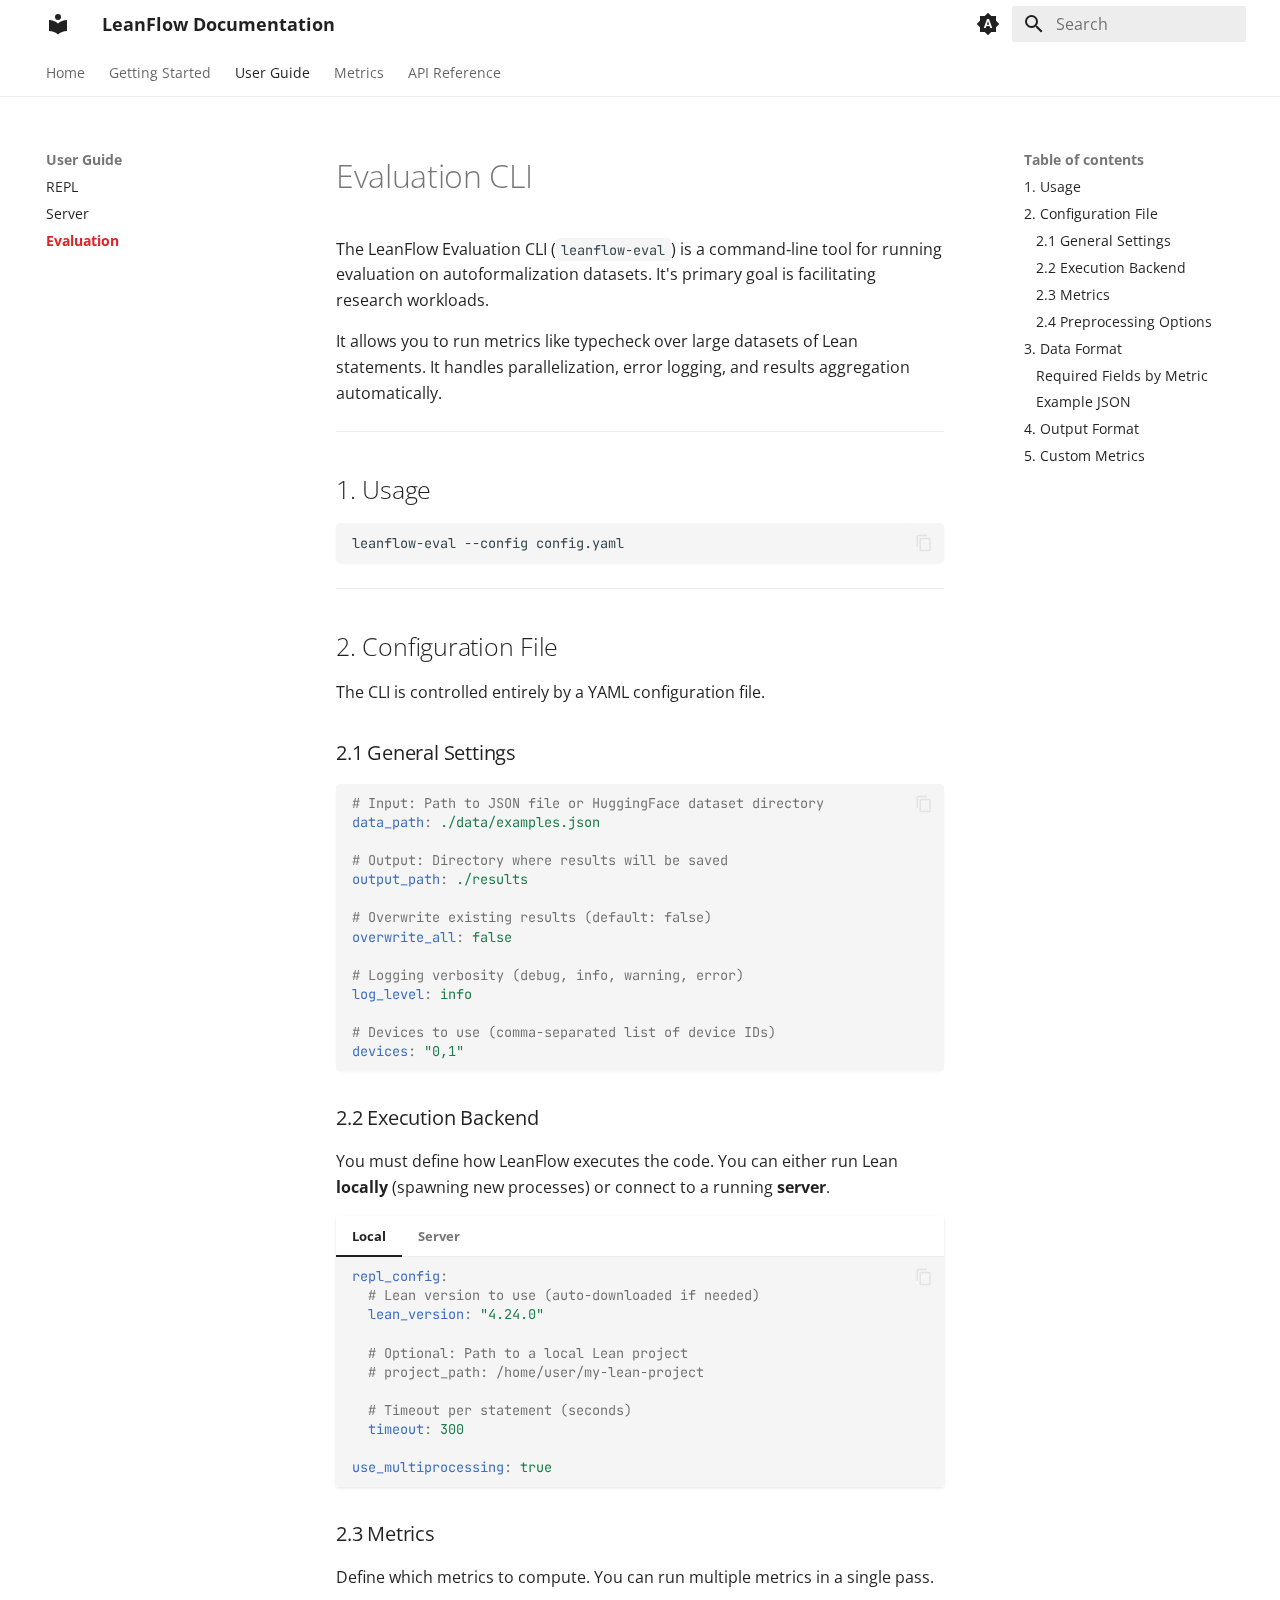
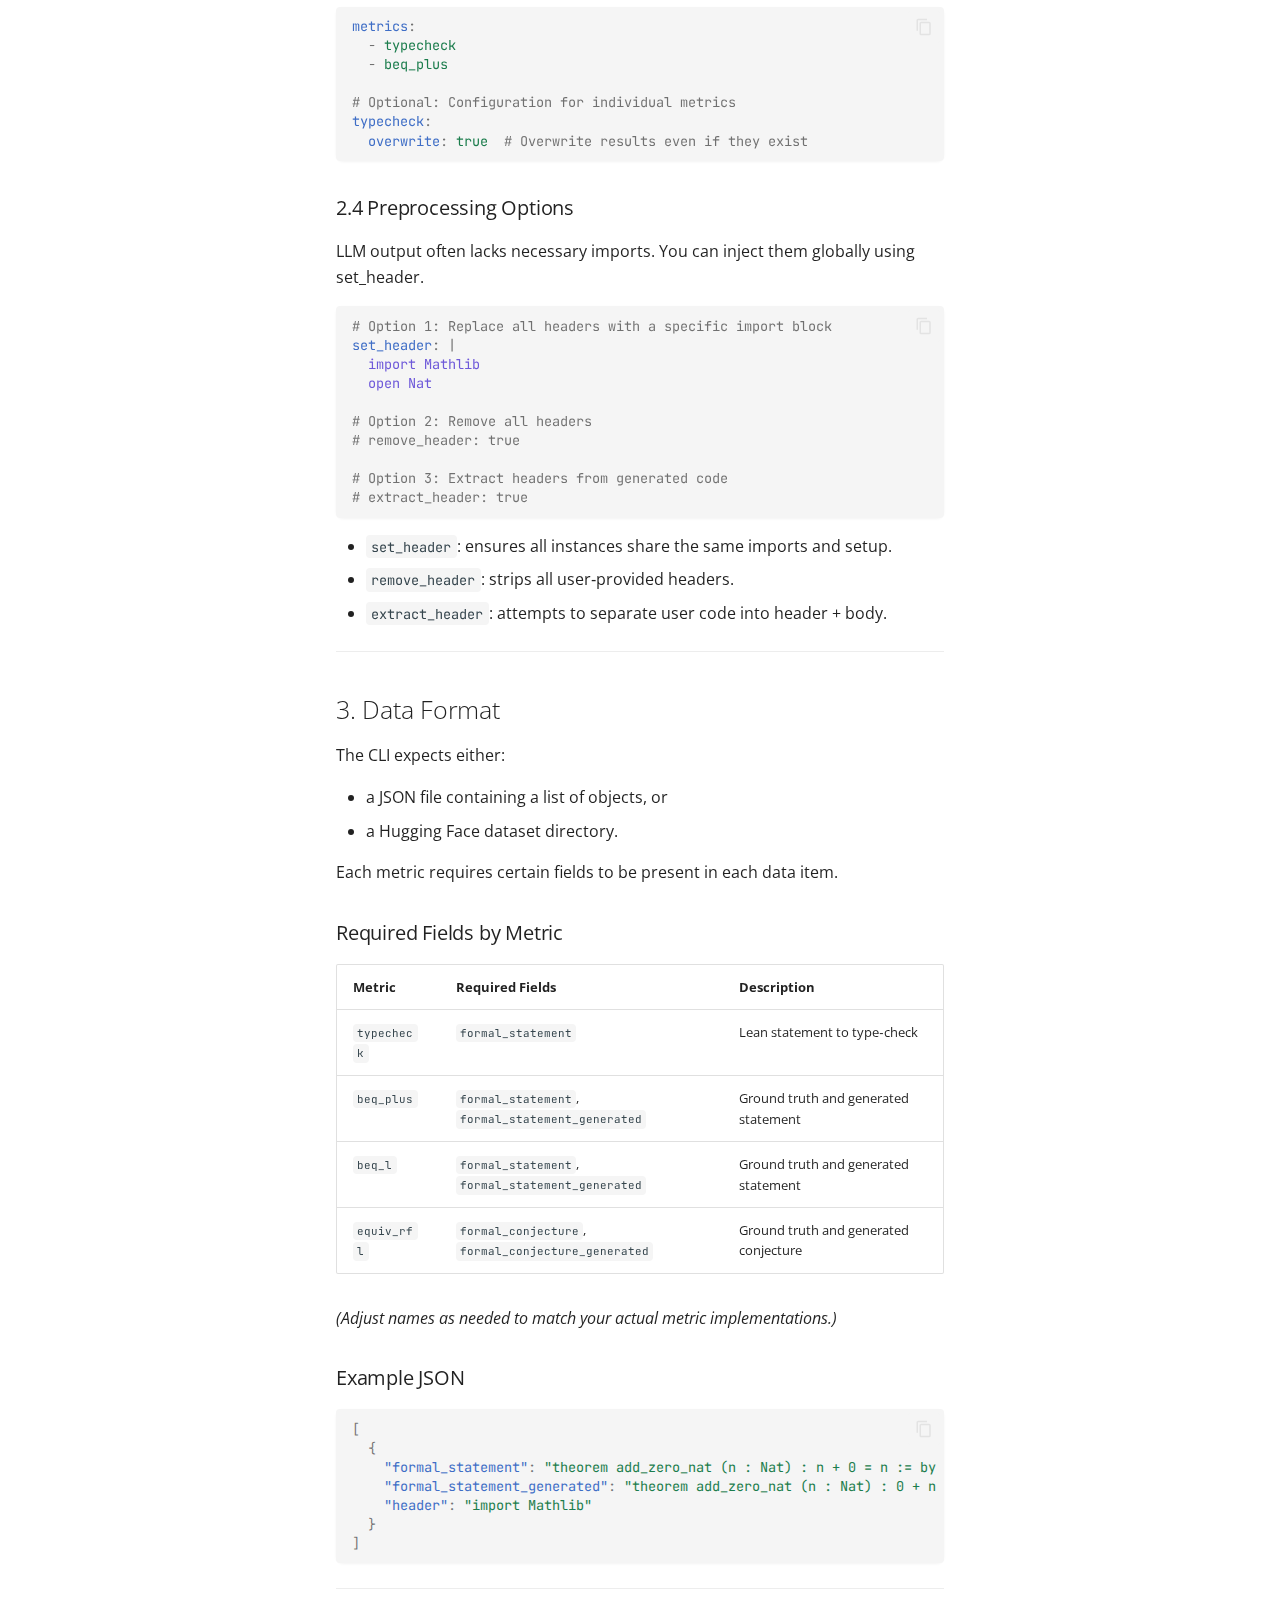
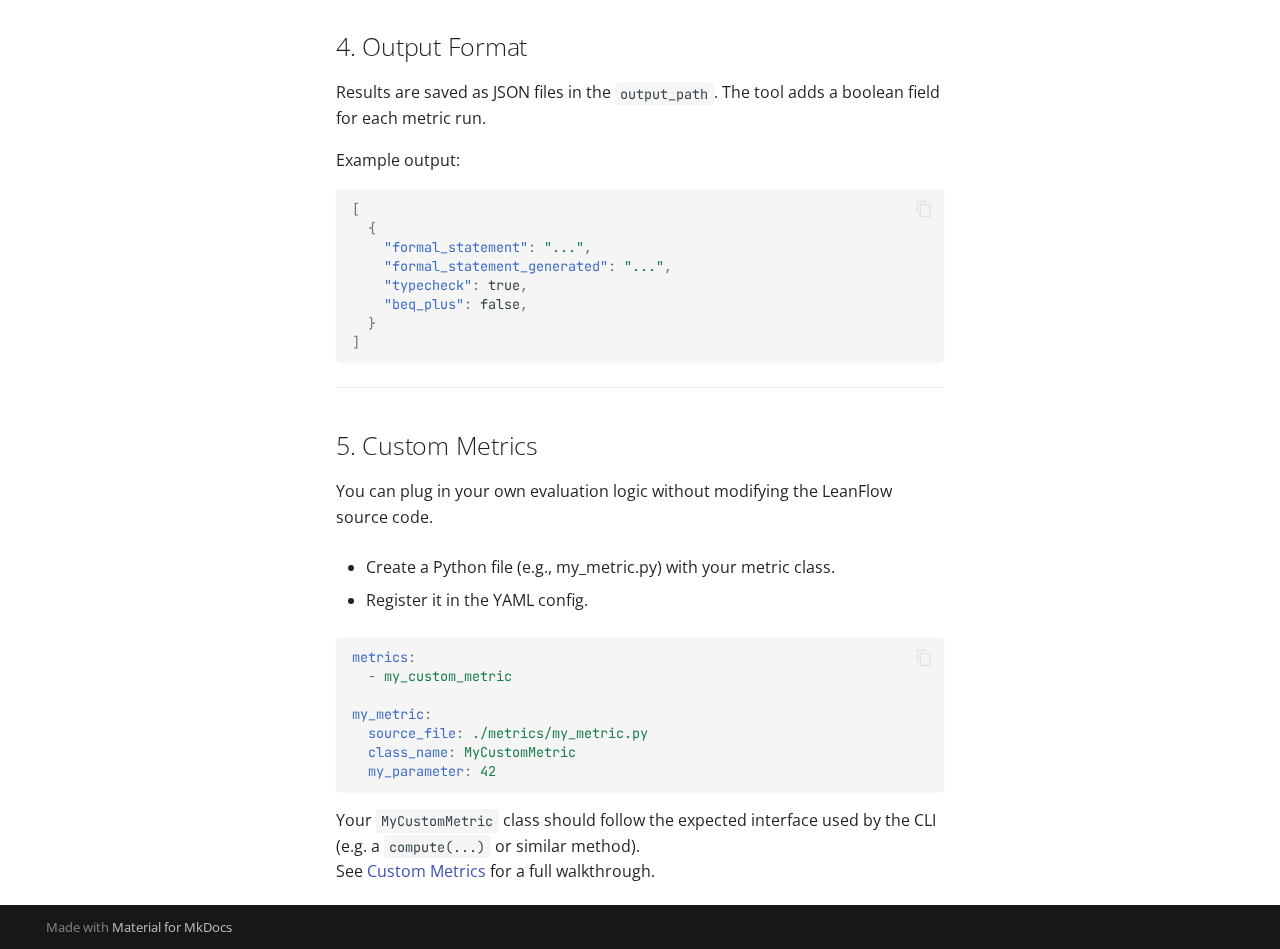
<file: cli/index.html>
<!doctype html>
<html lang="en" class="no-js">
  <head>
    
      <meta charset="utf-8">
      <meta name="viewport" content="width=device-width,initial-scale=1">
      
        <meta name="description" content="A flexible Python interface for Lean 4">
      
      
        <meta name="author" content="LeanFlow Team">
      
      
      
        <link rel="prev" href="../server/">
      
      
        <link rel="next" href="../metrics/">
      
      
        
      
      
      <link rel="icon" href="../assets/images/favicon.png">
      <meta name="generator" content="mkdocs-1.6.1, mkdocs-material-9.7.1">
    
    
      
        <title>Evaluation - LeanFlow Documentation</title>
      
    
    
      <link rel="stylesheet" href="../assets/stylesheets/main.484c7ddc.min.css">
      
        
        <link rel="stylesheet" href="../assets/stylesheets/palette.ab4e12ef.min.css">
      
      


    
    
      
    
    
      
        
        
        <link rel="preconnect" href="https://fonts.gstatic.com" crossorigin>
        <link rel="stylesheet" href="https://fonts.googleapis.com/css?family=Open+Sans:300,300i,400,400i,700,700i%7CJetBrains+Mono:400,400i,700,700i&display=fallback">
        <style>:root{--md-text-font:"Open Sans";--md-code-font:"JetBrains Mono"}</style>
      
    
    
      <link rel="stylesheet" href="../assets/_mkdocstrings.css">
    
      <link rel="stylesheet" href="../stylesheets/extra.css">
    
    <script>__md_scope=new URL("..",location),__md_hash=e=>[...e].reduce(((e,_)=>(e<<5)-e+_.charCodeAt(0)),0),__md_get=(e,_=localStorage,t=__md_scope)=>JSON.parse(_.getItem(t.pathname+"."+e)),__md_set=(e,_,t=localStorage,a=__md_scope)=>{try{t.setItem(a.pathname+"."+e,JSON.stringify(_))}catch(e){}}</script>
    
      

    
    
  </head>
  
  
    
    
      
    
    
    
    
    <body dir="ltr" data-md-color-scheme="default" data-md-color-primary="indigo" data-md-color-accent="red">
  
    
    <input class="md-toggle" data-md-toggle="drawer" type="checkbox" id="__drawer" autocomplete="off">
    <input class="md-toggle" data-md-toggle="search" type="checkbox" id="__search" autocomplete="off">
    <label class="md-overlay" for="__drawer"></label>
    <div data-md-component="skip">
      
        
        <a href="#evaluation-cli" class="md-skip">
          Skip to content
        </a>
      
    </div>
    <div data-md-component="announce">
      
    </div>
    
    
      

<header class="md-header" data-md-component="header">
  <nav class="md-header__inner md-grid" aria-label="Header">
    <a href=".." title="LeanFlow Documentation" class="md-header__button md-logo" aria-label="LeanFlow Documentation" data-md-component="logo">
      
  
  <svg xmlns="http://www.w3.org/2000/svg" viewBox="0 0 24 24"><path d="M12 8a3 3 0 0 0 3-3 3 3 0 0 0-3-3 3 3 0 0 0-3 3 3 3 0 0 0 3 3m0 3.54C9.64 9.35 6.5 8 3 8v11c3.5 0 6.64 1.35 9 3.54 2.36-2.19 5.5-3.54 9-3.54V8c-3.5 0-6.64 1.35-9 3.54"/></svg>

    </a>
    <label class="md-header__button md-icon" for="__drawer">
      
      <svg xmlns="http://www.w3.org/2000/svg" viewBox="0 0 24 24"><path d="M3 6h18v2H3zm0 5h18v2H3zm0 5h18v2H3z"/></svg>
    </label>
    <div class="md-header__title" data-md-component="header-title">
      <div class="md-header__ellipsis">
        <div class="md-header__topic">
          <span class="md-ellipsis">
            LeanFlow Documentation
          </span>
        </div>
        <div class="md-header__topic" data-md-component="header-topic">
          <span class="md-ellipsis">
            
              Evaluation
            
          </span>
        </div>
      </div>
    </div>
    
      
        <form class="md-header__option" data-md-component="palette">
  
    
    
    
    <input class="md-option" data-md-color-media="(prefers-color-scheme)" data-md-color-scheme="default" data-md-color-primary="indigo" data-md-color-accent="red"  aria-label="Switch to light mode"  type="radio" name="__palette" id="__palette_0">
    
      <label class="md-header__button md-icon" title="Switch to light mode" for="__palette_1" hidden>
        <svg xmlns="http://www.w3.org/2000/svg" viewBox="0 0 24 24"><path d="m14.3 16-.7-2h-3.2l-.7 2H7.8L11 7h2l3.2 9zM20 8.69V4h-4.69L12 .69 8.69 4H4v4.69L.69 12 4 15.31V20h4.69L12 23.31 15.31 20H20v-4.69L23.31 12zm-9.15 3.96h2.3L12 9z"/></svg>
      </label>
    
  
    
    
    
    <input class="md-option" data-md-color-media="(prefers-color-scheme: light)" data-md-color-scheme="default" data-md-color-primary="white" data-md-color-accent="red"  aria-label="Switch to dark mode"  type="radio" name="__palette" id="__palette_1">
    
      <label class="md-header__button md-icon" title="Switch to dark mode" for="__palette_2" hidden>
        <svg xmlns="http://www.w3.org/2000/svg" viewBox="0 0 24 24"><path d="m17.75 4.09-2.53 1.94.91 3.06-2.63-1.81-2.63 1.81.91-3.06-2.53-1.94L12.44 4l1.06-3 1.06 3zm3.5 6.91-1.64 1.25.59 1.98-1.7-1.17-1.7 1.17.59-1.98L15.75 11l2.06-.05L18.5 9l.69 1.95zm-2.28 4.95c.83-.08 1.72 1.1 1.19 1.85-.32.45-.66.87-1.08 1.27C15.17 23 8.84 23 4.94 19.07c-3.91-3.9-3.91-10.24 0-14.14.4-.4.82-.76 1.27-1.08.75-.53 1.93.36 1.85 1.19-.27 2.86.69 5.83 2.89 8.02a9.96 9.96 0 0 0 8.02 2.89m-1.64 2.02a12.08 12.08 0 0 1-7.8-3.47c-2.17-2.19-3.33-5-3.49-7.82-2.81 3.14-2.7 7.96.31 10.98 3.02 3.01 7.84 3.12 10.98.31"/></svg>
      </label>
    
  
    
    
    
    <input class="md-option" data-md-color-media="(prefers-color-scheme: dark)" data-md-color-scheme="slate" data-md-color-primary="black" data-md-color-accent="red"  aria-label="Switch to light mode"  type="radio" name="__palette" id="__palette_2">
    
      <label class="md-header__button md-icon" title="Switch to light mode" for="__palette_0" hidden>
        <svg xmlns="http://www.w3.org/2000/svg" viewBox="0 0 24 24"><path d="M12 7a5 5 0 0 1 5 5 5 5 0 0 1-5 5 5 5 0 0 1-5-5 5 5 0 0 1 5-5m0 2a3 3 0 0 0-3 3 3 3 0 0 0 3 3 3 3 0 0 0 3-3 3 3 0 0 0-3-3m0-7 2.39 3.42C13.65 5.15 12.84 5 12 5s-1.65.15-2.39.42zM3.34 7l4.16-.35A7.2 7.2 0 0 0 5.94 8.5c-.44.74-.69 1.5-.83 2.29zm.02 10 1.76-3.77a7.131 7.131 0 0 0 2.38 4.14zM20.65 7l-1.77 3.79a7.02 7.02 0 0 0-2.38-4.15zm-.01 10-4.14.36c.59-.51 1.12-1.14 1.54-1.86.42-.73.69-1.5.83-2.29zM12 22l-2.41-3.44c.74.27 1.55.44 2.41.44.82 0 1.63-.17 2.37-.44z"/></svg>
      </label>
    
  
</form>
      
    
    
      <script>var palette=__md_get("__palette");if(palette&&palette.color){if("(prefers-color-scheme)"===palette.color.media){var media=matchMedia("(prefers-color-scheme: light)"),input=document.querySelector(media.matches?"[data-md-color-media='(prefers-color-scheme: light)']":"[data-md-color-media='(prefers-color-scheme: dark)']");palette.color.media=input.getAttribute("data-md-color-media"),palette.color.scheme=input.getAttribute("data-md-color-scheme"),palette.color.primary=input.getAttribute("data-md-color-primary"),palette.color.accent=input.getAttribute("data-md-color-accent")}for(var[key,value]of Object.entries(palette.color))document.body.setAttribute("data-md-color-"+key,value)}</script>
    
    
    
      
      
        <label class="md-header__button md-icon" for="__search">
          
          <svg xmlns="http://www.w3.org/2000/svg" viewBox="0 0 24 24"><path d="M9.5 3A6.5 6.5 0 0 1 16 9.5c0 1.61-.59 3.09-1.56 4.23l.27.27h.79l5 5-1.5 1.5-5-5v-.79l-.27-.27A6.52 6.52 0 0 1 9.5 16 6.5 6.5 0 0 1 3 9.5 6.5 6.5 0 0 1 9.5 3m0 2C7 5 5 7 5 9.5S7 14 9.5 14 14 12 14 9.5 12 5 9.5 5"/></svg>
        </label>
        <div class="md-search" data-md-component="search" role="dialog">
  <label class="md-search__overlay" for="__search"></label>
  <div class="md-search__inner" role="search">
    <form class="md-search__form" name="search">
      <input type="text" class="md-search__input" name="query" aria-label="Search" placeholder="Search" autocapitalize="off" autocorrect="off" autocomplete="off" spellcheck="false" data-md-component="search-query" required>
      <label class="md-search__icon md-icon" for="__search">
        
        <svg xmlns="http://www.w3.org/2000/svg" viewBox="0 0 24 24"><path d="M9.5 3A6.5 6.5 0 0 1 16 9.5c0 1.61-.59 3.09-1.56 4.23l.27.27h.79l5 5-1.5 1.5-5-5v-.79l-.27-.27A6.52 6.52 0 0 1 9.5 16 6.5 6.5 0 0 1 3 9.5 6.5 6.5 0 0 1 9.5 3m0 2C7 5 5 7 5 9.5S7 14 9.5 14 14 12 14 9.5 12 5 9.5 5"/></svg>
        
        <svg xmlns="http://www.w3.org/2000/svg" viewBox="0 0 24 24"><path d="M20 11v2H8l5.5 5.5-1.42 1.42L4.16 12l7.92-7.92L13.5 5.5 8 11z"/></svg>
      </label>
      <nav class="md-search__options" aria-label="Search">
        
        <button type="reset" class="md-search__icon md-icon" title="Clear" aria-label="Clear" tabindex="-1">
          
          <svg xmlns="http://www.w3.org/2000/svg" viewBox="0 0 24 24"><path d="M19 6.41 17.59 5 12 10.59 6.41 5 5 6.41 10.59 12 5 17.59 6.41 19 12 13.41 17.59 19 19 17.59 13.41 12z"/></svg>
        </button>
      </nav>
      
        <div class="md-search__suggest" data-md-component="search-suggest"></div>
      
    </form>
    <div class="md-search__output">
      <div class="md-search__scrollwrap" tabindex="0" data-md-scrollfix>
        <div class="md-search-result" data-md-component="search-result">
          <div class="md-search-result__meta">
            Initializing search
          </div>
          <ol class="md-search-result__list" role="presentation"></ol>
        </div>
      </div>
    </div>
  </div>
</div>
      
    
    
  </nav>
  
</header>
    
    <div class="md-container" data-md-component="container">
      
      
        
          
            
<nav class="md-tabs" aria-label="Tabs" data-md-component="tabs">
  <div class="md-grid">
    <ul class="md-tabs__list">
      
        
  
  
  
  
    <li class="md-tabs__item">
      <a href=".." class="md-tabs__link">
        
  
  
    
  
  Home

      </a>
    </li>
  

      
        
  
  
  
  
    
    
      <li class="md-tabs__item">
        <a href="../quickstart/" class="md-tabs__link">
          
  
  
    
  
  Getting Started

        </a>
      </li>
    
  

      
        
  
  
  
    
  
  
    
    
      <li class="md-tabs__item md-tabs__item--active">
        <a href="../repl/" class="md-tabs__link">
          
  
  
    
  
  User Guide

        </a>
      </li>
    
  

      
        
  
  
  
  
    
    
      <li class="md-tabs__item">
        <a href="../metrics/" class="md-tabs__link">
          
  
  
    
  
  Metrics

        </a>
      </li>
    
  

      
        
  
  
  
  
    
    
      <li class="md-tabs__item">
        <a href="../api/repl/" class="md-tabs__link">
          
  
  
    
  
  API Reference

        </a>
      </li>
    
  

      
    </ul>
  </div>
</nav>
          
        
      
      <main class="md-main" data-md-component="main">
        <div class="md-main__inner md-grid">
          
            
              
              <div class="md-sidebar md-sidebar--primary" data-md-component="sidebar" data-md-type="navigation" >
                <div class="md-sidebar__scrollwrap">
                  <div class="md-sidebar__inner">
                    


  


<nav class="md-nav md-nav--primary md-nav--lifted" aria-label="Navigation" data-md-level="0">
  <label class="md-nav__title" for="__drawer">
    <a href=".." title="LeanFlow Documentation" class="md-nav__button md-logo" aria-label="LeanFlow Documentation" data-md-component="logo">
      
  
  <svg xmlns="http://www.w3.org/2000/svg" viewBox="0 0 24 24"><path d="M12 8a3 3 0 0 0 3-3 3 3 0 0 0-3-3 3 3 0 0 0-3 3 3 3 0 0 0 3 3m0 3.54C9.64 9.35 6.5 8 3 8v11c3.5 0 6.64 1.35 9 3.54 2.36-2.19 5.5-3.54 9-3.54V8c-3.5 0-6.64 1.35-9 3.54"/></svg>

    </a>
    LeanFlow Documentation
  </label>
  
  <ul class="md-nav__list" data-md-scrollfix>
    
      
      
  
  
  
  
    <li class="md-nav__item">
      <a href=".." class="md-nav__link">
        
  
  
  <span class="md-ellipsis">
    
  
    Home
  

    
  </span>
  
  

      </a>
    </li>
  

    
      
      
  
  
  
  
    
    
      
        
      
    
    
    
      
      
        
      
    
    
    <li class="md-nav__item md-nav__item--nested">
      
        
        
          
        
        <input class="md-nav__toggle md-toggle md-toggle--indeterminate" type="checkbox" id="__nav_2" >
        
          
          <label class="md-nav__link" for="__nav_2" id="__nav_2_label" tabindex="0">
            
  
  
  <span class="md-ellipsis">
    
  
    Getting Started
  

    
  </span>
  
  

            <span class="md-nav__icon md-icon"></span>
          </label>
        
        <nav class="md-nav" data-md-level="1" aria-labelledby="__nav_2_label" aria-expanded="false">
          <label class="md-nav__title" for="__nav_2">
            <span class="md-nav__icon md-icon"></span>
            
  
    Getting Started
  

          </label>
          <ul class="md-nav__list" data-md-scrollfix>
            
              
                
  
  
  
  
    <li class="md-nav__item">
      <a href="../quickstart/" class="md-nav__link">
        
  
  
  <span class="md-ellipsis">
    
  
    Quickstart
  

    
  </span>
  
  

      </a>
    </li>
  

              
            
          </ul>
        </nav>
      
    </li>
  

    
      
      
  
  
    
  
  
  
    
    
      
        
      
        
      
        
      
    
    
    
      
        
        
      
      
        
      
    
    
    <li class="md-nav__item md-nav__item--active md-nav__item--section md-nav__item--nested">
      
        
        
        <input class="md-nav__toggle md-toggle " type="checkbox" id="__nav_3" checked>
        
          
          <label class="md-nav__link" for="__nav_3" id="__nav_3_label" tabindex="">
            
  
  
  <span class="md-ellipsis">
    
  
    User Guide
  

    
  </span>
  
  

            <span class="md-nav__icon md-icon"></span>
          </label>
        
        <nav class="md-nav" data-md-level="1" aria-labelledby="__nav_3_label" aria-expanded="true">
          <label class="md-nav__title" for="__nav_3">
            <span class="md-nav__icon md-icon"></span>
            
  
    User Guide
  

          </label>
          <ul class="md-nav__list" data-md-scrollfix>
            
              
                
  
  
  
  
    <li class="md-nav__item">
      <a href="../repl/" class="md-nav__link">
        
  
  
  <span class="md-ellipsis">
    
  
    REPL
  

    
  </span>
  
  

      </a>
    </li>
  

              
            
              
                
  
  
  
  
    <li class="md-nav__item">
      <a href="../server/" class="md-nav__link">
        
  
  
  <span class="md-ellipsis">
    
  
    Server
  

    
  </span>
  
  

      </a>
    </li>
  

              
            
              
                
  
  
    
  
  
  
    <li class="md-nav__item md-nav__item--active">
      
      <input class="md-nav__toggle md-toggle" type="checkbox" id="__toc">
      
      
        
      
      
        <label class="md-nav__link md-nav__link--active" for="__toc">
          
  
  
  <span class="md-ellipsis">
    
  
    Evaluation
  

    
  </span>
  
  

          <span class="md-nav__icon md-icon"></span>
        </label>
      
      <a href="./" class="md-nav__link md-nav__link--active">
        
  
  
  <span class="md-ellipsis">
    
  
    Evaluation
  

    
  </span>
  
  

      </a>
      
        

<nav class="md-nav md-nav--secondary" aria-label="Table of contents">
  
  
  
    
  
  
    <label class="md-nav__title" for="__toc">
      <span class="md-nav__icon md-icon"></span>
      Table of contents
    </label>
    <ul class="md-nav__list" data-md-component="toc" data-md-scrollfix>
      
        <li class="md-nav__item">
  <a href="#1-usage" class="md-nav__link">
    <span class="md-ellipsis">
      
        1. Usage
      
    </span>
  </a>
  
</li>
      
        <li class="md-nav__item">
  <a href="#2-configuration-file" class="md-nav__link">
    <span class="md-ellipsis">
      
        2. Configuration File
      
    </span>
  </a>
  
    <nav class="md-nav" aria-label="2. Configuration File">
      <ul class="md-nav__list">
        
          <li class="md-nav__item">
  <a href="#21-general-settings" class="md-nav__link">
    <span class="md-ellipsis">
      
        2.1 General Settings
      
    </span>
  </a>
  
</li>
        
          <li class="md-nav__item">
  <a href="#22-execution-backend" class="md-nav__link">
    <span class="md-ellipsis">
      
        2.2 Execution Backend
      
    </span>
  </a>
  
</li>
        
          <li class="md-nav__item">
  <a href="#23-metrics" class="md-nav__link">
    <span class="md-ellipsis">
      
        2.3 Metrics
      
    </span>
  </a>
  
</li>
        
          <li class="md-nav__item">
  <a href="#24-preprocessing-options" class="md-nav__link">
    <span class="md-ellipsis">
      
        2.4 Preprocessing Options
      
    </span>
  </a>
  
</li>
        
      </ul>
    </nav>
  
</li>
      
        <li class="md-nav__item">
  <a href="#3-data-format" class="md-nav__link">
    <span class="md-ellipsis">
      
        3. Data Format
      
    </span>
  </a>
  
    <nav class="md-nav" aria-label="3. Data Format">
      <ul class="md-nav__list">
        
          <li class="md-nav__item">
  <a href="#required-fields-by-metric" class="md-nav__link">
    <span class="md-ellipsis">
      
        Required Fields by Metric
      
    </span>
  </a>
  
</li>
        
          <li class="md-nav__item">
  <a href="#example-json" class="md-nav__link">
    <span class="md-ellipsis">
      
        Example JSON
      
    </span>
  </a>
  
</li>
        
      </ul>
    </nav>
  
</li>
      
        <li class="md-nav__item">
  <a href="#4-output-format" class="md-nav__link">
    <span class="md-ellipsis">
      
        4. Output Format
      
    </span>
  </a>
  
</li>
      
        <li class="md-nav__item">
  <a href="#5-custom-metrics" class="md-nav__link">
    <span class="md-ellipsis">
      
        5. Custom Metrics
      
    </span>
  </a>
  
</li>
      
    </ul>
  
</nav>
      
    </li>
  

              
            
          </ul>
        </nav>
      
    </li>
  

    
      
      
  
  
  
  
    
    
      
        
      
        
      
    
    
    
      
      
        
      
    
    
    <li class="md-nav__item md-nav__item--nested">
      
        
        
          
        
        <input class="md-nav__toggle md-toggle md-toggle--indeterminate" type="checkbox" id="__nav_4" >
        
          
          <label class="md-nav__link" for="__nav_4" id="__nav_4_label" tabindex="0">
            
  
  
  <span class="md-ellipsis">
    
  
    Metrics
  

    
  </span>
  
  

            <span class="md-nav__icon md-icon"></span>
          </label>
        
        <nav class="md-nav" data-md-level="1" aria-labelledby="__nav_4_label" aria-expanded="false">
          <label class="md-nav__title" for="__nav_4">
            <span class="md-nav__icon md-icon"></span>
            
  
    Metrics
  

          </label>
          <ul class="md-nav__list" data-md-scrollfix>
            
              
                
  
  
  
  
    <li class="md-nav__item">
      <a href="../metrics/" class="md-nav__link">
        
  
  
  <span class="md-ellipsis">
    
  
    Overview
  

    
  </span>
  
  

      </a>
    </li>
  

              
            
              
                
  
  
  
  
    <li class="md-nav__item">
      <a href="../custom_metrics/" class="md-nav__link">
        
  
  
  <span class="md-ellipsis">
    
  
    Custom Metrics
  

    
  </span>
  
  

      </a>
    </li>
  

              
            
          </ul>
        </nav>
      
    </li>
  

    
      
      
  
  
  
  
    
    
      
        
      
        
      
        
      
        
      
        
      
    
    
    
      
      
        
      
    
    
    <li class="md-nav__item md-nav__item--nested">
      
        
        
          
        
        <input class="md-nav__toggle md-toggle md-toggle--indeterminate" type="checkbox" id="__nav_5" >
        
          
          <label class="md-nav__link" for="__nav_5" id="__nav_5_label" tabindex="0">
            
  
  
  <span class="md-ellipsis">
    
  
    API Reference
  

    
  </span>
  
  

            <span class="md-nav__icon md-icon"></span>
          </label>
        
        <nav class="md-nav" data-md-level="1" aria-labelledby="__nav_5_label" aria-expanded="false">
          <label class="md-nav__title" for="__nav_5">
            <span class="md-nav__icon md-icon"></span>
            
  
    API Reference
  

          </label>
          <ul class="md-nav__list" data-md-scrollfix>
            
              
                
  
  
  
  
    <li class="md-nav__item">
      <a href="../api/repl/" class="md-nav__link">
        
  
  
  <span class="md-ellipsis">
    
  
    REPL
  

    
  </span>
  
  

      </a>
    </li>
  

              
            
              
                
  
  
  
  
    <li class="md-nav__item">
      <a href="../api/server/" class="md-nav__link">
        
  
  
  <span class="md-ellipsis">
    
  
    Server
  

    
  </span>
  
  

      </a>
    </li>
  

              
            
              
                
  
  
  
  
    <li class="md-nav__item">
      <a href="../api/client/" class="md-nav__link">
        
  
  
  <span class="md-ellipsis">
    
  
    Client
  

    
  </span>
  
  

      </a>
    </li>
  

              
            
              
                
  
  
  
  
    <li class="md-nav__item">
      <a href="../api/errors/" class="md-nav__link">
        
  
  
  <span class="md-ellipsis">
    
  
    Errors
  

    
  </span>
  
  

      </a>
    </li>
  

              
            
              
                
  
  
  
  
    <li class="md-nav__item">
      <a href="../api/metrics/" class="md-nav__link">
        
  
  
  <span class="md-ellipsis">
    
  
    Metrics
  

    
  </span>
  
  

      </a>
    </li>
  

              
            
          </ul>
        </nav>
      
    </li>
  

    
  </ul>
</nav>
                  </div>
                </div>
              </div>
            
            
              
              <div class="md-sidebar md-sidebar--secondary" data-md-component="sidebar" data-md-type="toc" >
                <div class="md-sidebar__scrollwrap">
                  <div class="md-sidebar__inner">
                    

<nav class="md-nav md-nav--secondary" aria-label="Table of contents">
  
  
  
    
  
  
    <label class="md-nav__title" for="__toc">
      <span class="md-nav__icon md-icon"></span>
      Table of contents
    </label>
    <ul class="md-nav__list" data-md-component="toc" data-md-scrollfix>
      
        <li class="md-nav__item">
  <a href="#1-usage" class="md-nav__link">
    <span class="md-ellipsis">
      
        1. Usage
      
    </span>
  </a>
  
</li>
      
        <li class="md-nav__item">
  <a href="#2-configuration-file" class="md-nav__link">
    <span class="md-ellipsis">
      
        2. Configuration File
      
    </span>
  </a>
  
    <nav class="md-nav" aria-label="2. Configuration File">
      <ul class="md-nav__list">
        
          <li class="md-nav__item">
  <a href="#21-general-settings" class="md-nav__link">
    <span class="md-ellipsis">
      
        2.1 General Settings
      
    </span>
  </a>
  
</li>
        
          <li class="md-nav__item">
  <a href="#22-execution-backend" class="md-nav__link">
    <span class="md-ellipsis">
      
        2.2 Execution Backend
      
    </span>
  </a>
  
</li>
        
          <li class="md-nav__item">
  <a href="#23-metrics" class="md-nav__link">
    <span class="md-ellipsis">
      
        2.3 Metrics
      
    </span>
  </a>
  
</li>
        
          <li class="md-nav__item">
  <a href="#24-preprocessing-options" class="md-nav__link">
    <span class="md-ellipsis">
      
        2.4 Preprocessing Options
      
    </span>
  </a>
  
</li>
        
      </ul>
    </nav>
  
</li>
      
        <li class="md-nav__item">
  <a href="#3-data-format" class="md-nav__link">
    <span class="md-ellipsis">
      
        3. Data Format
      
    </span>
  </a>
  
    <nav class="md-nav" aria-label="3. Data Format">
      <ul class="md-nav__list">
        
          <li class="md-nav__item">
  <a href="#required-fields-by-metric" class="md-nav__link">
    <span class="md-ellipsis">
      
        Required Fields by Metric
      
    </span>
  </a>
  
</li>
        
          <li class="md-nav__item">
  <a href="#example-json" class="md-nav__link">
    <span class="md-ellipsis">
      
        Example JSON
      
    </span>
  </a>
  
</li>
        
      </ul>
    </nav>
  
</li>
      
        <li class="md-nav__item">
  <a href="#4-output-format" class="md-nav__link">
    <span class="md-ellipsis">
      
        4. Output Format
      
    </span>
  </a>
  
</li>
      
        <li class="md-nav__item">
  <a href="#5-custom-metrics" class="md-nav__link">
    <span class="md-ellipsis">
      
        5. Custom Metrics
      
    </span>
  </a>
  
</li>
      
    </ul>
  
</nav>
                  </div>
                </div>
              </div>
            
          
          
            <div class="md-content" data-md-component="content">
              
              <article class="md-content__inner md-typeset">
                
                  



<h1 id="evaluation-cli">Evaluation CLI</h1>
<p>The LeanFlow Evaluation CLI (<code>leanflow-eval</code>) is a command‑line tool for running evaluation on autoformalization datasets. It's primary goal is facilitating research workloads.</p>
<p>It allows you to run metrics like typecheck over large datasets of Lean statements. It handles parallelization, error logging, and results aggregation automatically.</p>
<hr />
<h2 id="1-usage">1. Usage</h2>
<div class="language-bash highlight"><pre><span></span><code><span id="__span-0-1"><a id="__codelineno-0-1" name="__codelineno-0-1" href="#__codelineno-0-1"></a>leanflow-eval<span class="w"> </span>--config<span class="w"> </span>config.yaml
</span></code></pre></div>
<hr />
<h2 id="2-configuration-file">2. Configuration File</h2>
<p>The CLI is controlled entirely by a YAML configuration file.</p>
<h3 id="21-general-settings">2.1 General Settings</h3>
<div class="language-yaml highlight"><pre><span></span><code><span id="__span-1-1"><a id="__codelineno-1-1" name="__codelineno-1-1" href="#__codelineno-1-1"></a><span class="c1"># Input: Path to JSON file or HuggingFace dataset directory</span>
</span><span id="__span-1-2"><a id="__codelineno-1-2" name="__codelineno-1-2" href="#__codelineno-1-2"></a><span class="nt">data_path</span><span class="p">:</span><span class="w"> </span><span class="l l-Scalar l-Scalar-Plain">./data/examples.json</span>
</span><span id="__span-1-3"><a id="__codelineno-1-3" name="__codelineno-1-3" href="#__codelineno-1-3"></a>
</span><span id="__span-1-4"><a id="__codelineno-1-4" name="__codelineno-1-4" href="#__codelineno-1-4"></a><span class="c1"># Output: Directory where results will be saved</span>
</span><span id="__span-1-5"><a id="__codelineno-1-5" name="__codelineno-1-5" href="#__codelineno-1-5"></a><span class="nt">output_path</span><span class="p">:</span><span class="w"> </span><span class="l l-Scalar l-Scalar-Plain">./results</span>
</span><span id="__span-1-6"><a id="__codelineno-1-6" name="__codelineno-1-6" href="#__codelineno-1-6"></a>
</span><span id="__span-1-7"><a id="__codelineno-1-7" name="__codelineno-1-7" href="#__codelineno-1-7"></a><span class="c1"># Overwrite existing results (default: false)</span>
</span><span id="__span-1-8"><a id="__codelineno-1-8" name="__codelineno-1-8" href="#__codelineno-1-8"></a><span class="nt">overwrite_all</span><span class="p">:</span><span class="w"> </span><span class="l l-Scalar l-Scalar-Plain">false</span>
</span><span id="__span-1-9"><a id="__codelineno-1-9" name="__codelineno-1-9" href="#__codelineno-1-9"></a>
</span><span id="__span-1-10"><a id="__codelineno-1-10" name="__codelineno-1-10" href="#__codelineno-1-10"></a><span class="c1"># Logging verbosity (debug, info, warning, error)</span>
</span><span id="__span-1-11"><a id="__codelineno-1-11" name="__codelineno-1-11" href="#__codelineno-1-11"></a><span class="nt">log_level</span><span class="p">:</span><span class="w"> </span><span class="l l-Scalar l-Scalar-Plain">info</span>
</span><span id="__span-1-12"><a id="__codelineno-1-12" name="__codelineno-1-12" href="#__codelineno-1-12"></a>
</span><span id="__span-1-13"><a id="__codelineno-1-13" name="__codelineno-1-13" href="#__codelineno-1-13"></a><span class="c1"># Devices to use (comma-separated list of device IDs)</span>
</span><span id="__span-1-14"><a id="__codelineno-1-14" name="__codelineno-1-14" href="#__codelineno-1-14"></a><span class="nt">devices</span><span class="p">:</span><span class="w"> </span><span class="s">&quot;0,1&quot;</span>
</span></code></pre></div>
<h3 id="22-execution-backend">2.2 Execution Backend</h3>
<p>You must define how LeanFlow executes the code. You can either run Lean <strong>locally</strong> (spawning new processes) or connect to a running <strong>server</strong>.</p>
<div class="tabbed-set tabbed-alternate" data-tabs="1:2"><input checked="checked" id="__tabbed_1_1" name="__tabbed_1" type="radio" /><input id="__tabbed_1_2" name="__tabbed_1" type="radio" /><div class="tabbed-labels"><label for="__tabbed_1_1">Local</label><label for="__tabbed_1_2">Server</label></div>
<div class="tabbed-content">
<div class="tabbed-block">
<div class="language-yaml highlight"><pre><span></span><code><span id="__span-2-1"><a id="__codelineno-2-1" name="__codelineno-2-1" href="#__codelineno-2-1"></a><span class="nt">repl_config</span><span class="p">:</span>
</span><span id="__span-2-2"><a id="__codelineno-2-2" name="__codelineno-2-2" href="#__codelineno-2-2"></a><span class="w">  </span><span class="c1"># Lean version to use (auto-downloaded if needed)</span>
</span><span id="__span-2-3"><a id="__codelineno-2-3" name="__codelineno-2-3" href="#__codelineno-2-3"></a><span class="w">  </span><span class="nt">lean_version</span><span class="p">:</span><span class="w"> </span><span class="s">&quot;4.24.0&quot;</span>
</span><span id="__span-2-4"><a id="__codelineno-2-4" name="__codelineno-2-4" href="#__codelineno-2-4"></a>
</span><span id="__span-2-5"><a id="__codelineno-2-5" name="__codelineno-2-5" href="#__codelineno-2-5"></a><span class="w">  </span><span class="c1"># Optional: Path to a local Lean project</span>
</span><span id="__span-2-6"><a id="__codelineno-2-6" name="__codelineno-2-6" href="#__codelineno-2-6"></a><span class="w">  </span><span class="c1"># project_path: /home/user/my-lean-project</span>
</span><span id="__span-2-7"><a id="__codelineno-2-7" name="__codelineno-2-7" href="#__codelineno-2-7"></a>
</span><span id="__span-2-8"><a id="__codelineno-2-8" name="__codelineno-2-8" href="#__codelineno-2-8"></a><span class="w">  </span><span class="c1"># Timeout per statement (seconds)</span>
</span><span id="__span-2-9"><a id="__codelineno-2-9" name="__codelineno-2-9" href="#__codelineno-2-9"></a><span class="w">  </span><span class="nt">timeout</span><span class="p">:</span><span class="w"> </span><span class="l l-Scalar l-Scalar-Plain">300</span>
</span><span id="__span-2-10"><a id="__codelineno-2-10" name="__codelineno-2-10" href="#__codelineno-2-10"></a>
</span><span id="__span-2-11"><a id="__codelineno-2-11" name="__codelineno-2-11" href="#__codelineno-2-11"></a><span class="nt">use_multiprocessing</span><span class="p">:</span><span class="w"> </span><span class="l l-Scalar l-Scalar-Plain">true</span>
</span></code></pre></div>
</div>
<div class="tabbed-block">
<p><div class="language-yaml highlight"><pre><span></span><code><span id="__span-3-1"><a id="__codelineno-3-1" name="__codelineno-3-1" href="#__codelineno-3-1"></a><span class="nt">repl</span><span class="p">:</span>
</span><span id="__span-3-2"><a id="__codelineno-3-2" name="__codelineno-3-2" href="#__codelineno-3-2"></a><span class="w">  </span><span class="c1"># URL of the LeanFlow server</span>
</span><span id="__span-3-3"><a id="__codelineno-3-3" name="__codelineno-3-3" href="#__codelineno-3-3"></a><span class="w">  </span><span class="nt">base_url</span><span class="p">:</span><span class="w"> </span><span class="s">&quot;http://localhost:8000&quot;</span>
</span><span id="__span-3-4"><a id="__codelineno-3-4" name="__codelineno-3-4" href="#__codelineno-3-4"></a>
</span><span id="__span-3-5"><a id="__codelineno-3-5" name="__codelineno-3-5" href="#__codelineno-3-5"></a><span class="w">  </span><span class="c1"># Client-side timeout (seconds)</span>
</span><span id="__span-3-6"><a id="__codelineno-3-6" name="__codelineno-3-6" href="#__codelineno-3-6"></a><span class="w">  </span><span class="nt">timeout</span><span class="p">:</span><span class="w"> </span><span class="l l-Scalar l-Scalar-Plain">300</span>
</span></code></pre></div>
- You must start a LeanFlow server separately (see <a href="../server/">Client–Server Architecture</a>).
- The CLI sends all Lean code to that server via the <code>Client</code>.</p>
</div>
</div>
</div>
<h3 id="23-metrics">2.3 Metrics</h3>
<p>Define which metrics to compute. You can run multiple metrics in a single pass.</p>
<div class="language-yaml highlight"><pre><span></span><code><span id="__span-4-1"><a id="__codelineno-4-1" name="__codelineno-4-1" href="#__codelineno-4-1"></a><span class="nt">metrics</span><span class="p">:</span>
</span><span id="__span-4-2"><a id="__codelineno-4-2" name="__codelineno-4-2" href="#__codelineno-4-2"></a><span class="w">  </span><span class="p p-Indicator">-</span><span class="w"> </span><span class="l l-Scalar l-Scalar-Plain">typecheck</span>
</span><span id="__span-4-3"><a id="__codelineno-4-3" name="__codelineno-4-3" href="#__codelineno-4-3"></a><span class="w">  </span><span class="p p-Indicator">-</span><span class="w"> </span><span class="l l-Scalar l-Scalar-Plain">beq_plus</span>
</span><span id="__span-4-4"><a id="__codelineno-4-4" name="__codelineno-4-4" href="#__codelineno-4-4"></a>
</span><span id="__span-4-5"><a id="__codelineno-4-5" name="__codelineno-4-5" href="#__codelineno-4-5"></a><span class="c1"># Optional: Configuration for individual metrics </span>
</span><span id="__span-4-6"><a id="__codelineno-4-6" name="__codelineno-4-6" href="#__codelineno-4-6"></a><span class="nt">typecheck</span><span class="p">:</span>
</span><span id="__span-4-7"><a id="__codelineno-4-7" name="__codelineno-4-7" href="#__codelineno-4-7"></a><span class="w">  </span><span class="nt">overwrite</span><span class="p">:</span><span class="w"> </span><span class="l l-Scalar l-Scalar-Plain">true</span><span class="w">  </span><span class="c1"># Overwrite results even if they exist</span>
</span></code></pre></div>
<h3 id="24-preprocessing-options">2.4 Preprocessing Options</h3>
<p>LLM output often lacks necessary imports. You can inject them globally using set_header.</p>
<div class="language-yaml highlight"><pre><span></span><code><span id="__span-5-1"><a id="__codelineno-5-1" name="__codelineno-5-1" href="#__codelineno-5-1"></a><span class="c1"># Option 1: Replace all headers with a specific import block</span>
</span><span id="__span-5-2"><a id="__codelineno-5-2" name="__codelineno-5-2" href="#__codelineno-5-2"></a><span class="nt">set_header</span><span class="p">:</span><span class="w"> </span><span class="p p-Indicator">|</span>
</span><span id="__span-5-3"><a id="__codelineno-5-3" name="__codelineno-5-3" href="#__codelineno-5-3"></a><span class="w">  </span><span class="no">import Mathlib</span>
</span><span id="__span-5-4"><a id="__codelineno-5-4" name="__codelineno-5-4" href="#__codelineno-5-4"></a><span class="w">  </span><span class="no">open Nat</span>
</span><span id="__span-5-5"><a id="__codelineno-5-5" name="__codelineno-5-5" href="#__codelineno-5-5"></a>
</span><span id="__span-5-6"><a id="__codelineno-5-6" name="__codelineno-5-6" href="#__codelineno-5-6"></a><span class="c1"># Option 2: Remove all headers</span>
</span><span id="__span-5-7"><a id="__codelineno-5-7" name="__codelineno-5-7" href="#__codelineno-5-7"></a><span class="c1"># remove_header: true</span>
</span><span id="__span-5-8"><a id="__codelineno-5-8" name="__codelineno-5-8" href="#__codelineno-5-8"></a>
</span><span id="__span-5-9"><a id="__codelineno-5-9" name="__codelineno-5-9" href="#__codelineno-5-9"></a><span class="c1"># Option 3: Extract headers from generated code</span>
</span><span id="__span-5-10"><a id="__codelineno-5-10" name="__codelineno-5-10" href="#__codelineno-5-10"></a><span class="c1"># extract_header: true</span>
</span></code></pre></div>
<ul>
<li><code>set_header</code>: ensures all instances share the same imports and setup.</li>
<li><code>remove_header</code>: strips all user‑provided headers.</li>
<li><code>extract_header</code>: attempts to separate user code into header + body.</li>
</ul>
<hr />
<h2 id="3-data-format">3. Data Format</h2>
<p>The CLI expects either:</p>
<ul>
<li>a JSON file containing a list of objects, or</li>
<li>a Hugging Face dataset directory.</li>
</ul>
<p>Each metric requires certain fields to be present in each data item.</p>
<h3 id="required-fields-by-metric">Required Fields by Metric</h3>
<table>
<thead>
<tr>
<th>Metric</th>
<th>Required Fields</th>
<th>Description</th>
</tr>
</thead>
<tbody>
<tr>
<td><code>typecheck</code></td>
<td><code>formal_statement</code></td>
<td>Lean statement to type‑check</td>
</tr>
<tr>
<td><code>beq_plus</code></td>
<td><code>formal_statement</code>, <code>formal_statement_generated</code></td>
<td>Ground truth and generated statement</td>
</tr>
<tr>
<td><code>beq_l</code></td>
<td><code>formal_statement</code>, <code>formal_statement_generated</code></td>
<td>Ground truth and generated statement</td>
</tr>
<tr>
<td><code>equiv_rfl</code></td>
<td><code>formal_conjecture</code>, <code>formal_conjecture_generated</code></td>
<td>Ground truth and generated conjecture</td>
</tr>
</tbody>
</table>
<p><em>(Adjust names as needed to match your actual metric implementations.)</em></p>
<h3 id="example-json">Example JSON</h3>
<div class="language-json highlight"><pre><span></span><code><span id="__span-6-1"><a id="__codelineno-6-1" name="__codelineno-6-1" href="#__codelineno-6-1"></a><span class="p">[</span>
</span><span id="__span-6-2"><a id="__codelineno-6-2" name="__codelineno-6-2" href="#__codelineno-6-2"></a><span class="w">  </span><span class="p">{</span>
</span><span id="__span-6-3"><a id="__codelineno-6-3" name="__codelineno-6-3" href="#__codelineno-6-3"></a><span class="w">    </span><span class="nt">&quot;formal_statement&quot;</span><span class="p">:</span><span class="w"> </span><span class="s2">&quot;theorem add_zero_nat (n : Nat) : n + 0 = n := by rfl&quot;</span><span class="p">,</span>
</span><span id="__span-6-4"><a id="__codelineno-6-4" name="__codelineno-6-4" href="#__codelineno-6-4"></a><span class="w">    </span><span class="nt">&quot;formal_statement_generated&quot;</span><span class="p">:</span><span class="w"> </span><span class="s2">&quot;theorem add_zero_nat (n : Nat) : 0 + n - 0 = n := by rfl&quot;</span><span class="p">,</span>
</span><span id="__span-6-5"><a id="__codelineno-6-5" name="__codelineno-6-5" href="#__codelineno-6-5"></a><span class="w">    </span><span class="nt">&quot;header&quot;</span><span class="p">:</span><span class="w"> </span><span class="s2">&quot;import Mathlib&quot;</span>
</span><span id="__span-6-6"><a id="__codelineno-6-6" name="__codelineno-6-6" href="#__codelineno-6-6"></a><span class="w">  </span><span class="p">}</span>
</span><span id="__span-6-7"><a id="__codelineno-6-7" name="__codelineno-6-7" href="#__codelineno-6-7"></a><span class="p">]</span>
</span></code></pre></div>
<hr />
<h2 id="4-output-format">4. Output Format</h2>
<p>Results are saved as JSON files in the <code>output_path</code>. The tool adds a boolean field for each metric run.</p>
<p>Example output:</p>
<div class="language-json highlight"><pre><span></span><code><span id="__span-7-1"><a id="__codelineno-7-1" name="__codelineno-7-1" href="#__codelineno-7-1"></a><span class="p">[</span>
</span><span id="__span-7-2"><a id="__codelineno-7-2" name="__codelineno-7-2" href="#__codelineno-7-2"></a><span class="w">  </span><span class="p">{</span>
</span><span id="__span-7-3"><a id="__codelineno-7-3" name="__codelineno-7-3" href="#__codelineno-7-3"></a><span class="w">    </span><span class="nt">&quot;formal_statement&quot;</span><span class="p">:</span><span class="w"> </span><span class="s2">&quot;...&quot;</span><span class="p">,</span>
</span><span id="__span-7-4"><a id="__codelineno-7-4" name="__codelineno-7-4" href="#__codelineno-7-4"></a><span class="w">    </span><span class="nt">&quot;formal_statement_generated&quot;</span><span class="p">:</span><span class="w"> </span><span class="s2">&quot;...&quot;</span><span class="p">,</span>
</span><span id="__span-7-5"><a id="__codelineno-7-5" name="__codelineno-7-5" href="#__codelineno-7-5"></a><span class="w">    </span><span class="nt">&quot;typecheck&quot;</span><span class="p">:</span><span class="w"> </span><span class="kc">true</span><span class="p">,</span>
</span><span id="__span-7-6"><a id="__codelineno-7-6" name="__codelineno-7-6" href="#__codelineno-7-6"></a><span class="w">    </span><span class="nt">&quot;beq_plus&quot;</span><span class="p">:</span><span class="w"> </span><span class="kc">false</span><span class="p">,</span>
</span><span id="__span-7-7"><a id="__codelineno-7-7" name="__codelineno-7-7" href="#__codelineno-7-7"></a><span class="w">  </span><span class="p">}</span>
</span><span id="__span-7-8"><a id="__codelineno-7-8" name="__codelineno-7-8" href="#__codelineno-7-8"></a><span class="p">]</span>
</span></code></pre></div>
<hr />
<h2 id="5-custom-metrics">5. Custom Metrics</h2>
<p>You can plug in your own evaluation logic without modifying the LeanFlow source code.</p>
<ul>
<li>
<p>Create a Python file (e.g., my_metric.py) with your metric class.</p>
</li>
<li>
<p>Register it in the YAML config.</p>
</li>
</ul>
<div class="language-yaml highlight"><pre><span></span><code><span id="__span-8-1"><a id="__codelineno-8-1" name="__codelineno-8-1" href="#__codelineno-8-1"></a><span class="nt">metrics</span><span class="p">:</span>
</span><span id="__span-8-2"><a id="__codelineno-8-2" name="__codelineno-8-2" href="#__codelineno-8-2"></a><span class="w">  </span><span class="p p-Indicator">-</span><span class="w"> </span><span class="l l-Scalar l-Scalar-Plain">my_custom_metric</span>
</span><span id="__span-8-3"><a id="__codelineno-8-3" name="__codelineno-8-3" href="#__codelineno-8-3"></a>
</span><span id="__span-8-4"><a id="__codelineno-8-4" name="__codelineno-8-4" href="#__codelineno-8-4"></a><span class="nt">my_metric</span><span class="p">:</span>
</span><span id="__span-8-5"><a id="__codelineno-8-5" name="__codelineno-8-5" href="#__codelineno-8-5"></a><span class="w">  </span><span class="nt">source_file</span><span class="p">:</span><span class="w"> </span><span class="l l-Scalar l-Scalar-Plain">./metrics/my_metric.py</span>
</span><span id="__span-8-6"><a id="__codelineno-8-6" name="__codelineno-8-6" href="#__codelineno-8-6"></a><span class="w">  </span><span class="nt">class_name</span><span class="p">:</span><span class="w"> </span><span class="l l-Scalar l-Scalar-Plain">MyCustomMetric</span>
</span><span id="__span-8-7"><a id="__codelineno-8-7" name="__codelineno-8-7" href="#__codelineno-8-7"></a><span class="w">  </span><span class="nt">my_parameter</span><span class="p">:</span><span class="w"> </span><span class="l l-Scalar l-Scalar-Plain">42</span>
</span></code></pre></div>
<p>Your <code>MyCustomMetric</code> class should follow the expected interface used by the CLI (e.g. a <code>compute(...)</code> or similar method).<br />
See <a href="../custom_metrics/">Custom Metrics</a> for a full walkthrough.</p>












                
              </article>
            </div>
          
          
<script>var target=document.getElementById(location.hash.slice(1));target&&target.name&&(target.checked=target.name.startsWith("__tabbed_"))</script>
        </div>
        
          <button type="button" class="md-top md-icon" data-md-component="top" hidden>
  
  <svg xmlns="http://www.w3.org/2000/svg" viewBox="0 0 24 24"><path d="M13 20h-2V8l-5.5 5.5-1.42-1.42L12 4.16l7.92 7.92-1.42 1.42L13 8z"/></svg>
  Back to top
</button>
        
      </main>
      
        <footer class="md-footer">
  
  <div class="md-footer-meta md-typeset">
    <div class="md-footer-meta__inner md-grid">
      <div class="md-copyright">
  
  
    Made with
    <a href="https://squidfunk.github.io/mkdocs-material/" target="_blank" rel="noopener">
      Material for MkDocs
    </a>
  
</div>
      
    </div>
  </div>
</footer>
      
    </div>
    <div class="md-dialog" data-md-component="dialog">
      <div class="md-dialog__inner md-typeset"></div>
    </div>
    
    
    
      
      
      <script id="__config" type="application/json">{"annotate": null, "base": "..", "features": ["content.code.copy", "content.code.annotate", "navigation.expand", "navigation.indexes", "navigation.sections", "navigation.tabs", "navigation.top", "search.suggest", "search.highlight", "toc.follow"], "search": "../assets/javascripts/workers/search.2c215733.min.js", "tags": null, "translations": {"clipboard.copied": "Copied to clipboard", "clipboard.copy": "Copy to clipboard", "search.result.more.one": "1 more on this page", "search.result.more.other": "# more on this page", "search.result.none": "No matching documents", "search.result.one": "1 matching document", "search.result.other": "# matching documents", "search.result.placeholder": "Type to start searching", "search.result.term.missing": "Missing", "select.version": "Select version"}, "version": null}</script>
    
    
      <script src="../assets/javascripts/bundle.79ae519e.min.js"></script>
      
        <script src="../javascripts/toggle.js"></script>
      
    
  </body>
</html>
</file>
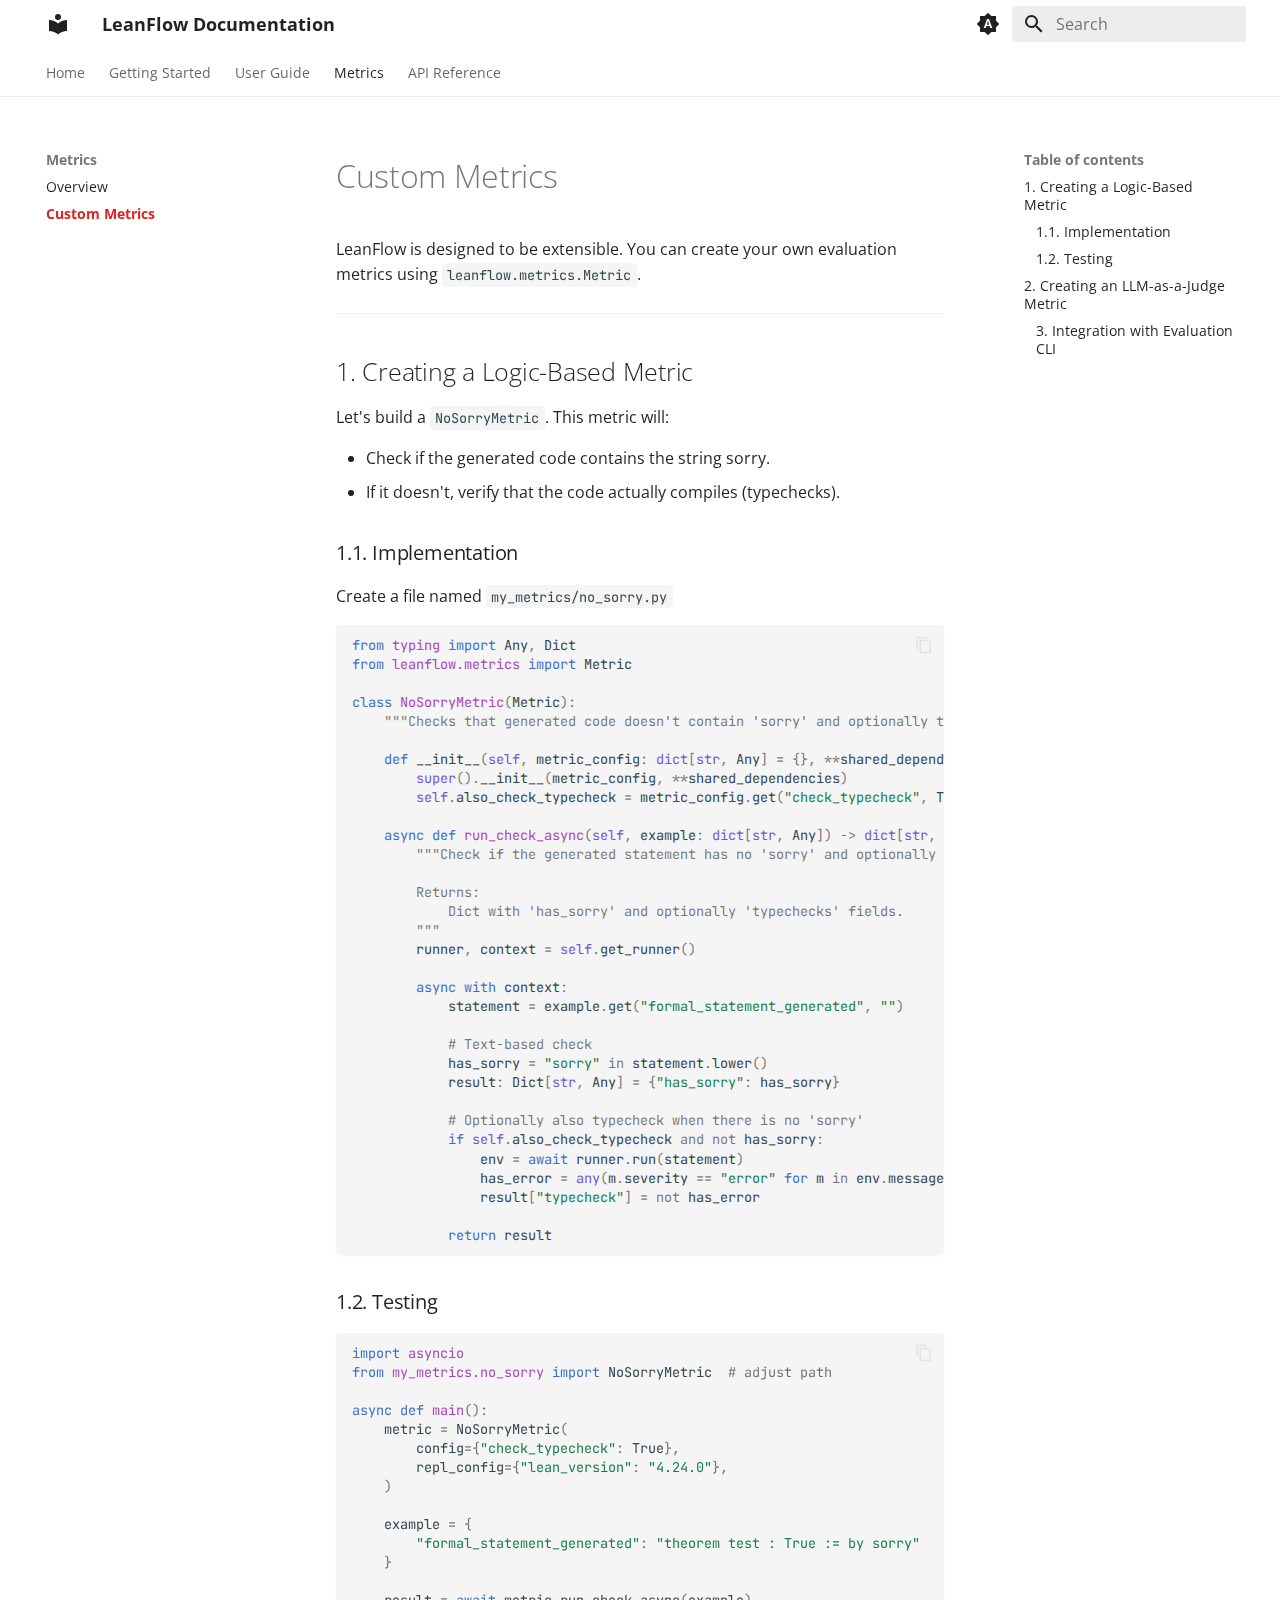
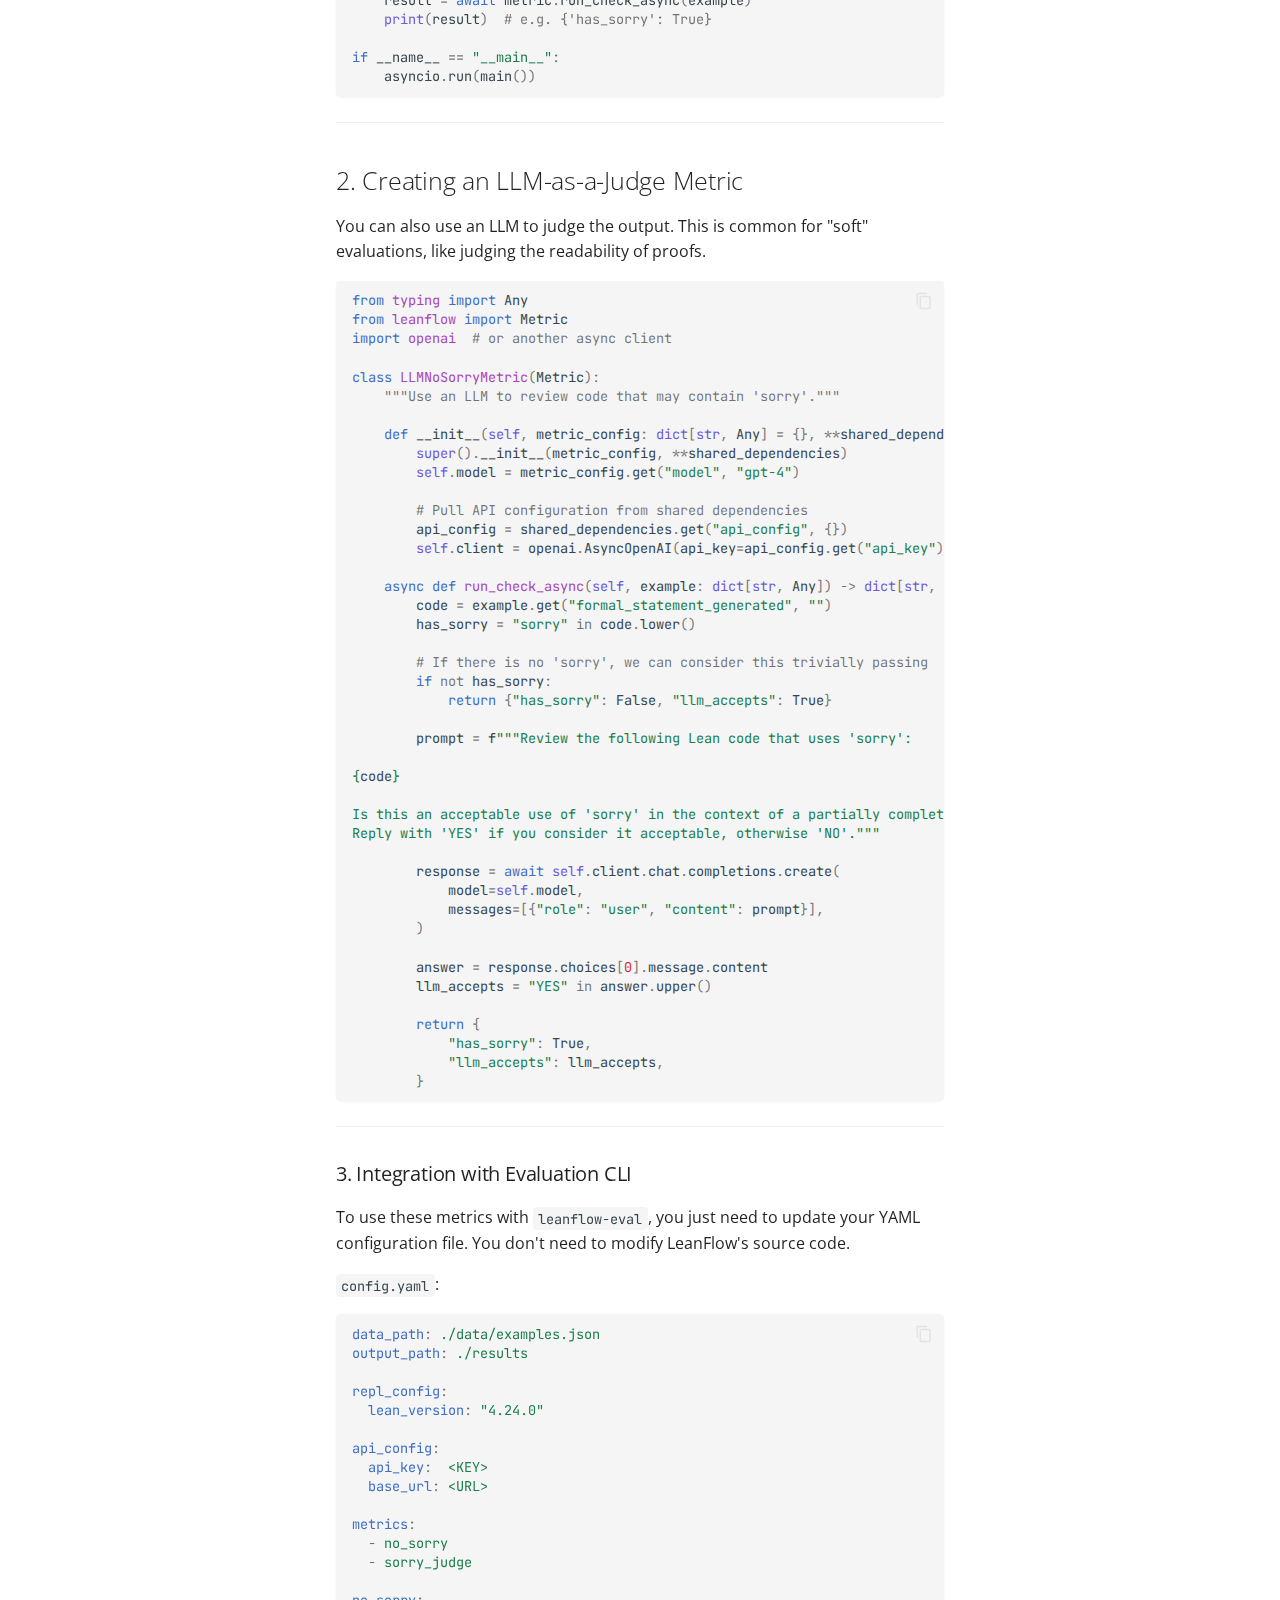
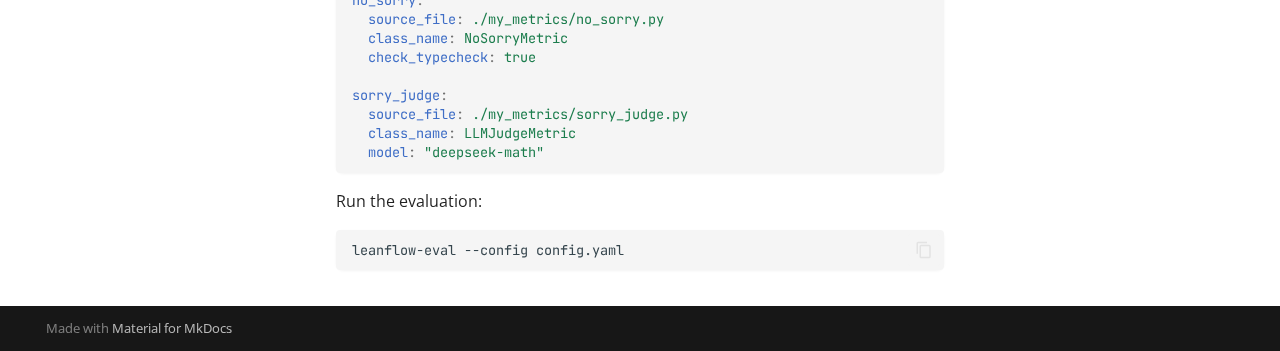
<file: custom_metrics/index.html>
<!doctype html>
<html lang="en" class="no-js">
  <head>
    
      <meta charset="utf-8">
      <meta name="viewport" content="width=device-width,initial-scale=1">
      
        <meta name="description" content="A flexible Python interface for Lean 4">
      
      
        <meta name="author" content="LeanFlow Team">
      
      
      
        <link rel="prev" href="../metrics/">
      
      
        <link rel="next" href="../api/repl/">
      
      
        
      
      
      <link rel="icon" href="../assets/images/favicon.png">
      <meta name="generator" content="mkdocs-1.6.1, mkdocs-material-9.7.1">
    
    
      
        <title>Custom Metrics - LeanFlow Documentation</title>
      
    
    
      <link rel="stylesheet" href="../assets/stylesheets/main.484c7ddc.min.css">
      
        
        <link rel="stylesheet" href="../assets/stylesheets/palette.ab4e12ef.min.css">
      
      


    
    
      
    
    
      
        
        
        <link rel="preconnect" href="https://fonts.gstatic.com" crossorigin>
        <link rel="stylesheet" href="https://fonts.googleapis.com/css?family=Open+Sans:300,300i,400,400i,700,700i%7CJetBrains+Mono:400,400i,700,700i&display=fallback">
        <style>:root{--md-text-font:"Open Sans";--md-code-font:"JetBrains Mono"}</style>
      
    
    
      <link rel="stylesheet" href="../assets/_mkdocstrings.css">
    
      <link rel="stylesheet" href="../stylesheets/extra.css">
    
    <script>__md_scope=new URL("..",location),__md_hash=e=>[...e].reduce(((e,_)=>(e<<5)-e+_.charCodeAt(0)),0),__md_get=(e,_=localStorage,t=__md_scope)=>JSON.parse(_.getItem(t.pathname+"."+e)),__md_set=(e,_,t=localStorage,a=__md_scope)=>{try{t.setItem(a.pathname+"."+e,JSON.stringify(_))}catch(e){}}</script>
    
      

    
    
  </head>
  
  
    
    
      
    
    
    
    
    <body dir="ltr" data-md-color-scheme="default" data-md-color-primary="indigo" data-md-color-accent="red">
  
    
    <input class="md-toggle" data-md-toggle="drawer" type="checkbox" id="__drawer" autocomplete="off">
    <input class="md-toggle" data-md-toggle="search" type="checkbox" id="__search" autocomplete="off">
    <label class="md-overlay" for="__drawer"></label>
    <div data-md-component="skip">
      
        
        <a href="#custom-metrics" class="md-skip">
          Skip to content
        </a>
      
    </div>
    <div data-md-component="announce">
      
    </div>
    
    
      

<header class="md-header" data-md-component="header">
  <nav class="md-header__inner md-grid" aria-label="Header">
    <a href=".." title="LeanFlow Documentation" class="md-header__button md-logo" aria-label="LeanFlow Documentation" data-md-component="logo">
      
  
  <svg xmlns="http://www.w3.org/2000/svg" viewBox="0 0 24 24"><path d="M12 8a3 3 0 0 0 3-3 3 3 0 0 0-3-3 3 3 0 0 0-3 3 3 3 0 0 0 3 3m0 3.54C9.64 9.35 6.5 8 3 8v11c3.5 0 6.64 1.35 9 3.54 2.36-2.19 5.5-3.54 9-3.54V8c-3.5 0-6.64 1.35-9 3.54"/></svg>

    </a>
    <label class="md-header__button md-icon" for="__drawer">
      
      <svg xmlns="http://www.w3.org/2000/svg" viewBox="0 0 24 24"><path d="M3 6h18v2H3zm0 5h18v2H3zm0 5h18v2H3z"/></svg>
    </label>
    <div class="md-header__title" data-md-component="header-title">
      <div class="md-header__ellipsis">
        <div class="md-header__topic">
          <span class="md-ellipsis">
            LeanFlow Documentation
          </span>
        </div>
        <div class="md-header__topic" data-md-component="header-topic">
          <span class="md-ellipsis">
            
              Custom Metrics
            
          </span>
        </div>
      </div>
    </div>
    
      
        <form class="md-header__option" data-md-component="palette">
  
    
    
    
    <input class="md-option" data-md-color-media="(prefers-color-scheme)" data-md-color-scheme="default" data-md-color-primary="indigo" data-md-color-accent="red"  aria-label="Switch to light mode"  type="radio" name="__palette" id="__palette_0">
    
      <label class="md-header__button md-icon" title="Switch to light mode" for="__palette_1" hidden>
        <svg xmlns="http://www.w3.org/2000/svg" viewBox="0 0 24 24"><path d="m14.3 16-.7-2h-3.2l-.7 2H7.8L11 7h2l3.2 9zM20 8.69V4h-4.69L12 .69 8.69 4H4v4.69L.69 12 4 15.31V20h4.69L12 23.31 15.31 20H20v-4.69L23.31 12zm-9.15 3.96h2.3L12 9z"/></svg>
      </label>
    
  
    
    
    
    <input class="md-option" data-md-color-media="(prefers-color-scheme: light)" data-md-color-scheme="default" data-md-color-primary="white" data-md-color-accent="red"  aria-label="Switch to dark mode"  type="radio" name="__palette" id="__palette_1">
    
      <label class="md-header__button md-icon" title="Switch to dark mode" for="__palette_2" hidden>
        <svg xmlns="http://www.w3.org/2000/svg" viewBox="0 0 24 24"><path d="m17.75 4.09-2.53 1.94.91 3.06-2.63-1.81-2.63 1.81.91-3.06-2.53-1.94L12.44 4l1.06-3 1.06 3zm3.5 6.91-1.64 1.25.59 1.98-1.7-1.17-1.7 1.17.59-1.98L15.75 11l2.06-.05L18.5 9l.69 1.95zm-2.28 4.95c.83-.08 1.72 1.1 1.19 1.85-.32.45-.66.87-1.08 1.27C15.17 23 8.84 23 4.94 19.07c-3.91-3.9-3.91-10.24 0-14.14.4-.4.82-.76 1.27-1.08.75-.53 1.93.36 1.85 1.19-.27 2.86.69 5.83 2.89 8.02a9.96 9.96 0 0 0 8.02 2.89m-1.64 2.02a12.08 12.08 0 0 1-7.8-3.47c-2.17-2.19-3.33-5-3.49-7.82-2.81 3.14-2.7 7.96.31 10.98 3.02 3.01 7.84 3.12 10.98.31"/></svg>
      </label>
    
  
    
    
    
    <input class="md-option" data-md-color-media="(prefers-color-scheme: dark)" data-md-color-scheme="slate" data-md-color-primary="black" data-md-color-accent="red"  aria-label="Switch to light mode"  type="radio" name="__palette" id="__palette_2">
    
      <label class="md-header__button md-icon" title="Switch to light mode" for="__palette_0" hidden>
        <svg xmlns="http://www.w3.org/2000/svg" viewBox="0 0 24 24"><path d="M12 7a5 5 0 0 1 5 5 5 5 0 0 1-5 5 5 5 0 0 1-5-5 5 5 0 0 1 5-5m0 2a3 3 0 0 0-3 3 3 3 0 0 0 3 3 3 3 0 0 0 3-3 3 3 0 0 0-3-3m0-7 2.39 3.42C13.65 5.15 12.84 5 12 5s-1.65.15-2.39.42zM3.34 7l4.16-.35A7.2 7.2 0 0 0 5.94 8.5c-.44.74-.69 1.5-.83 2.29zm.02 10 1.76-3.77a7.131 7.131 0 0 0 2.38 4.14zM20.65 7l-1.77 3.79a7.02 7.02 0 0 0-2.38-4.15zm-.01 10-4.14.36c.59-.51 1.12-1.14 1.54-1.86.42-.73.69-1.5.83-2.29zM12 22l-2.41-3.44c.74.27 1.55.44 2.41.44.82 0 1.63-.17 2.37-.44z"/></svg>
      </label>
    
  
</form>
      
    
    
      <script>var palette=__md_get("__palette");if(palette&&palette.color){if("(prefers-color-scheme)"===palette.color.media){var media=matchMedia("(prefers-color-scheme: light)"),input=document.querySelector(media.matches?"[data-md-color-media='(prefers-color-scheme: light)']":"[data-md-color-media='(prefers-color-scheme: dark)']");palette.color.media=input.getAttribute("data-md-color-media"),palette.color.scheme=input.getAttribute("data-md-color-scheme"),palette.color.primary=input.getAttribute("data-md-color-primary"),palette.color.accent=input.getAttribute("data-md-color-accent")}for(var[key,value]of Object.entries(palette.color))document.body.setAttribute("data-md-color-"+key,value)}</script>
    
    
    
      
      
        <label class="md-header__button md-icon" for="__search">
          
          <svg xmlns="http://www.w3.org/2000/svg" viewBox="0 0 24 24"><path d="M9.5 3A6.5 6.5 0 0 1 16 9.5c0 1.61-.59 3.09-1.56 4.23l.27.27h.79l5 5-1.5 1.5-5-5v-.79l-.27-.27A6.52 6.52 0 0 1 9.5 16 6.5 6.5 0 0 1 3 9.5 6.5 6.5 0 0 1 9.5 3m0 2C7 5 5 7 5 9.5S7 14 9.5 14 14 12 14 9.5 12 5 9.5 5"/></svg>
        </label>
        <div class="md-search" data-md-component="search" role="dialog">
  <label class="md-search__overlay" for="__search"></label>
  <div class="md-search__inner" role="search">
    <form class="md-search__form" name="search">
      <input type="text" class="md-search__input" name="query" aria-label="Search" placeholder="Search" autocapitalize="off" autocorrect="off" autocomplete="off" spellcheck="false" data-md-component="search-query" required>
      <label class="md-search__icon md-icon" for="__search">
        
        <svg xmlns="http://www.w3.org/2000/svg" viewBox="0 0 24 24"><path d="M9.5 3A6.5 6.5 0 0 1 16 9.5c0 1.61-.59 3.09-1.56 4.23l.27.27h.79l5 5-1.5 1.5-5-5v-.79l-.27-.27A6.52 6.52 0 0 1 9.5 16 6.5 6.5 0 0 1 3 9.5 6.5 6.5 0 0 1 9.5 3m0 2C7 5 5 7 5 9.5S7 14 9.5 14 14 12 14 9.5 12 5 9.5 5"/></svg>
        
        <svg xmlns="http://www.w3.org/2000/svg" viewBox="0 0 24 24"><path d="M20 11v2H8l5.5 5.5-1.42 1.42L4.16 12l7.92-7.92L13.5 5.5 8 11z"/></svg>
      </label>
      <nav class="md-search__options" aria-label="Search">
        
        <button type="reset" class="md-search__icon md-icon" title="Clear" aria-label="Clear" tabindex="-1">
          
          <svg xmlns="http://www.w3.org/2000/svg" viewBox="0 0 24 24"><path d="M19 6.41 17.59 5 12 10.59 6.41 5 5 6.41 10.59 12 5 17.59 6.41 19 12 13.41 17.59 19 19 17.59 13.41 12z"/></svg>
        </button>
      </nav>
      
        <div class="md-search__suggest" data-md-component="search-suggest"></div>
      
    </form>
    <div class="md-search__output">
      <div class="md-search__scrollwrap" tabindex="0" data-md-scrollfix>
        <div class="md-search-result" data-md-component="search-result">
          <div class="md-search-result__meta">
            Initializing search
          </div>
          <ol class="md-search-result__list" role="presentation"></ol>
        </div>
      </div>
    </div>
  </div>
</div>
      
    
    
  </nav>
  
</header>
    
    <div class="md-container" data-md-component="container">
      
      
        
          
            
<nav class="md-tabs" aria-label="Tabs" data-md-component="tabs">
  <div class="md-grid">
    <ul class="md-tabs__list">
      
        
  
  
  
  
    <li class="md-tabs__item">
      <a href=".." class="md-tabs__link">
        
  
  
    
  
  Home

      </a>
    </li>
  

      
        
  
  
  
  
    
    
      <li class="md-tabs__item">
        <a href="../quickstart/" class="md-tabs__link">
          
  
  
    
  
  Getting Started

        </a>
      </li>
    
  

      
        
  
  
  
  
    
    
      <li class="md-tabs__item">
        <a href="../repl/" class="md-tabs__link">
          
  
  
    
  
  User Guide

        </a>
      </li>
    
  

      
        
  
  
  
    
  
  
    
    
      <li class="md-tabs__item md-tabs__item--active">
        <a href="../metrics/" class="md-tabs__link">
          
  
  
    
  
  Metrics

        </a>
      </li>
    
  

      
        
  
  
  
  
    
    
      <li class="md-tabs__item">
        <a href="../api/repl/" class="md-tabs__link">
          
  
  
    
  
  API Reference

        </a>
      </li>
    
  

      
    </ul>
  </div>
</nav>
          
        
      
      <main class="md-main" data-md-component="main">
        <div class="md-main__inner md-grid">
          
            
              
              <div class="md-sidebar md-sidebar--primary" data-md-component="sidebar" data-md-type="navigation" >
                <div class="md-sidebar__scrollwrap">
                  <div class="md-sidebar__inner">
                    


  


<nav class="md-nav md-nav--primary md-nav--lifted" aria-label="Navigation" data-md-level="0">
  <label class="md-nav__title" for="__drawer">
    <a href=".." title="LeanFlow Documentation" class="md-nav__button md-logo" aria-label="LeanFlow Documentation" data-md-component="logo">
      
  
  <svg xmlns="http://www.w3.org/2000/svg" viewBox="0 0 24 24"><path d="M12 8a3 3 0 0 0 3-3 3 3 0 0 0-3-3 3 3 0 0 0-3 3 3 3 0 0 0 3 3m0 3.54C9.64 9.35 6.5 8 3 8v11c3.5 0 6.64 1.35 9 3.54 2.36-2.19 5.5-3.54 9-3.54V8c-3.5 0-6.64 1.35-9 3.54"/></svg>

    </a>
    LeanFlow Documentation
  </label>
  
  <ul class="md-nav__list" data-md-scrollfix>
    
      
      
  
  
  
  
    <li class="md-nav__item">
      <a href=".." class="md-nav__link">
        
  
  
  <span class="md-ellipsis">
    
  
    Home
  

    
  </span>
  
  

      </a>
    </li>
  

    
      
      
  
  
  
  
    
    
      
        
      
    
    
    
      
      
        
      
    
    
    <li class="md-nav__item md-nav__item--nested">
      
        
        
          
        
        <input class="md-nav__toggle md-toggle md-toggle--indeterminate" type="checkbox" id="__nav_2" >
        
          
          <label class="md-nav__link" for="__nav_2" id="__nav_2_label" tabindex="0">
            
  
  
  <span class="md-ellipsis">
    
  
    Getting Started
  

    
  </span>
  
  

            <span class="md-nav__icon md-icon"></span>
          </label>
        
        <nav class="md-nav" data-md-level="1" aria-labelledby="__nav_2_label" aria-expanded="false">
          <label class="md-nav__title" for="__nav_2">
            <span class="md-nav__icon md-icon"></span>
            
  
    Getting Started
  

          </label>
          <ul class="md-nav__list" data-md-scrollfix>
            
              
                
  
  
  
  
    <li class="md-nav__item">
      <a href="../quickstart/" class="md-nav__link">
        
  
  
  <span class="md-ellipsis">
    
  
    Quickstart
  

    
  </span>
  
  

      </a>
    </li>
  

              
            
          </ul>
        </nav>
      
    </li>
  

    
      
      
  
  
  
  
    
    
      
        
      
        
      
        
      
    
    
    
      
      
        
      
    
    
    <li class="md-nav__item md-nav__item--nested">
      
        
        
          
        
        <input class="md-nav__toggle md-toggle md-toggle--indeterminate" type="checkbox" id="__nav_3" >
        
          
          <label class="md-nav__link" for="__nav_3" id="__nav_3_label" tabindex="0">
            
  
  
  <span class="md-ellipsis">
    
  
    User Guide
  

    
  </span>
  
  

            <span class="md-nav__icon md-icon"></span>
          </label>
        
        <nav class="md-nav" data-md-level="1" aria-labelledby="__nav_3_label" aria-expanded="false">
          <label class="md-nav__title" for="__nav_3">
            <span class="md-nav__icon md-icon"></span>
            
  
    User Guide
  

          </label>
          <ul class="md-nav__list" data-md-scrollfix>
            
              
                
  
  
  
  
    <li class="md-nav__item">
      <a href="../repl/" class="md-nav__link">
        
  
  
  <span class="md-ellipsis">
    
  
    REPL
  

    
  </span>
  
  

      </a>
    </li>
  

              
            
              
                
  
  
  
  
    <li class="md-nav__item">
      <a href="../server/" class="md-nav__link">
        
  
  
  <span class="md-ellipsis">
    
  
    Server
  

    
  </span>
  
  

      </a>
    </li>
  

              
            
              
                
  
  
  
  
    <li class="md-nav__item">
      <a href="../cli/" class="md-nav__link">
        
  
  
  <span class="md-ellipsis">
    
  
    Evaluation
  

    
  </span>
  
  

      </a>
    </li>
  

              
            
          </ul>
        </nav>
      
    </li>
  

    
      
      
  
  
    
  
  
  
    
    
      
        
      
        
      
    
    
    
      
        
        
      
      
        
      
    
    
    <li class="md-nav__item md-nav__item--active md-nav__item--section md-nav__item--nested">
      
        
        
        <input class="md-nav__toggle md-toggle " type="checkbox" id="__nav_4" checked>
        
          
          <label class="md-nav__link" for="__nav_4" id="__nav_4_label" tabindex="">
            
  
  
  <span class="md-ellipsis">
    
  
    Metrics
  

    
  </span>
  
  

            <span class="md-nav__icon md-icon"></span>
          </label>
        
        <nav class="md-nav" data-md-level="1" aria-labelledby="__nav_4_label" aria-expanded="true">
          <label class="md-nav__title" for="__nav_4">
            <span class="md-nav__icon md-icon"></span>
            
  
    Metrics
  

          </label>
          <ul class="md-nav__list" data-md-scrollfix>
            
              
                
  
  
  
  
    <li class="md-nav__item">
      <a href="../metrics/" class="md-nav__link">
        
  
  
  <span class="md-ellipsis">
    
  
    Overview
  

    
  </span>
  
  

      </a>
    </li>
  

              
            
              
                
  
  
    
  
  
  
    <li class="md-nav__item md-nav__item--active">
      
      <input class="md-nav__toggle md-toggle" type="checkbox" id="__toc">
      
      
        
      
      
        <label class="md-nav__link md-nav__link--active" for="__toc">
          
  
  
  <span class="md-ellipsis">
    
  
    Custom Metrics
  

    
  </span>
  
  

          <span class="md-nav__icon md-icon"></span>
        </label>
      
      <a href="./" class="md-nav__link md-nav__link--active">
        
  
  
  <span class="md-ellipsis">
    
  
    Custom Metrics
  

    
  </span>
  
  

      </a>
      
        

<nav class="md-nav md-nav--secondary" aria-label="Table of contents">
  
  
  
    
  
  
    <label class="md-nav__title" for="__toc">
      <span class="md-nav__icon md-icon"></span>
      Table of contents
    </label>
    <ul class="md-nav__list" data-md-component="toc" data-md-scrollfix>
      
        <li class="md-nav__item">
  <a href="#1-creating-a-logic-based-metric" class="md-nav__link">
    <span class="md-ellipsis">
      
        1. Creating a Logic-Based Metric
      
    </span>
  </a>
  
    <nav class="md-nav" aria-label="1. Creating a Logic-Based Metric">
      <ul class="md-nav__list">
        
          <li class="md-nav__item">
  <a href="#11-implementation" class="md-nav__link">
    <span class="md-ellipsis">
      
        1.1. Implementation
      
    </span>
  </a>
  
</li>
        
          <li class="md-nav__item">
  <a href="#12-testing" class="md-nav__link">
    <span class="md-ellipsis">
      
        1.2. Testing
      
    </span>
  </a>
  
</li>
        
      </ul>
    </nav>
  
</li>
      
        <li class="md-nav__item">
  <a href="#2-creating-an-llm-as-a-judge-metric" class="md-nav__link">
    <span class="md-ellipsis">
      
        2. Creating an LLM-as-a-Judge Metric
      
    </span>
  </a>
  
    <nav class="md-nav" aria-label="2. Creating an LLM-as-a-Judge Metric">
      <ul class="md-nav__list">
        
          <li class="md-nav__item">
  <a href="#3-integration-with-evaluation-cli" class="md-nav__link">
    <span class="md-ellipsis">
      
        3. Integration with Evaluation CLI
      
    </span>
  </a>
  
</li>
        
      </ul>
    </nav>
  
</li>
      
    </ul>
  
</nav>
      
    </li>
  

              
            
          </ul>
        </nav>
      
    </li>
  

    
      
      
  
  
  
  
    
    
      
        
      
        
      
        
      
        
      
        
      
    
    
    
      
      
        
      
    
    
    <li class="md-nav__item md-nav__item--nested">
      
        
        
          
        
        <input class="md-nav__toggle md-toggle md-toggle--indeterminate" type="checkbox" id="__nav_5" >
        
          
          <label class="md-nav__link" for="__nav_5" id="__nav_5_label" tabindex="0">
            
  
  
  <span class="md-ellipsis">
    
  
    API Reference
  

    
  </span>
  
  

            <span class="md-nav__icon md-icon"></span>
          </label>
        
        <nav class="md-nav" data-md-level="1" aria-labelledby="__nav_5_label" aria-expanded="false">
          <label class="md-nav__title" for="__nav_5">
            <span class="md-nav__icon md-icon"></span>
            
  
    API Reference
  

          </label>
          <ul class="md-nav__list" data-md-scrollfix>
            
              
                
  
  
  
  
    <li class="md-nav__item">
      <a href="../api/repl/" class="md-nav__link">
        
  
  
  <span class="md-ellipsis">
    
  
    REPL
  

    
  </span>
  
  

      </a>
    </li>
  

              
            
              
                
  
  
  
  
    <li class="md-nav__item">
      <a href="../api/server/" class="md-nav__link">
        
  
  
  <span class="md-ellipsis">
    
  
    Server
  

    
  </span>
  
  

      </a>
    </li>
  

              
            
              
                
  
  
  
  
    <li class="md-nav__item">
      <a href="../api/client/" class="md-nav__link">
        
  
  
  <span class="md-ellipsis">
    
  
    Client
  

    
  </span>
  
  

      </a>
    </li>
  

              
            
              
                
  
  
  
  
    <li class="md-nav__item">
      <a href="../api/errors/" class="md-nav__link">
        
  
  
  <span class="md-ellipsis">
    
  
    Errors
  

    
  </span>
  
  

      </a>
    </li>
  

              
            
              
                
  
  
  
  
    <li class="md-nav__item">
      <a href="../api/metrics/" class="md-nav__link">
        
  
  
  <span class="md-ellipsis">
    
  
    Metrics
  

    
  </span>
  
  

      </a>
    </li>
  

              
            
          </ul>
        </nav>
      
    </li>
  

    
  </ul>
</nav>
                  </div>
                </div>
              </div>
            
            
              
              <div class="md-sidebar md-sidebar--secondary" data-md-component="sidebar" data-md-type="toc" >
                <div class="md-sidebar__scrollwrap">
                  <div class="md-sidebar__inner">
                    

<nav class="md-nav md-nav--secondary" aria-label="Table of contents">
  
  
  
    
  
  
    <label class="md-nav__title" for="__toc">
      <span class="md-nav__icon md-icon"></span>
      Table of contents
    </label>
    <ul class="md-nav__list" data-md-component="toc" data-md-scrollfix>
      
        <li class="md-nav__item">
  <a href="#1-creating-a-logic-based-metric" class="md-nav__link">
    <span class="md-ellipsis">
      
        1. Creating a Logic-Based Metric
      
    </span>
  </a>
  
    <nav class="md-nav" aria-label="1. Creating a Logic-Based Metric">
      <ul class="md-nav__list">
        
          <li class="md-nav__item">
  <a href="#11-implementation" class="md-nav__link">
    <span class="md-ellipsis">
      
        1.1. Implementation
      
    </span>
  </a>
  
</li>
        
          <li class="md-nav__item">
  <a href="#12-testing" class="md-nav__link">
    <span class="md-ellipsis">
      
        1.2. Testing
      
    </span>
  </a>
  
</li>
        
      </ul>
    </nav>
  
</li>
      
        <li class="md-nav__item">
  <a href="#2-creating-an-llm-as-a-judge-metric" class="md-nav__link">
    <span class="md-ellipsis">
      
        2. Creating an LLM-as-a-Judge Metric
      
    </span>
  </a>
  
    <nav class="md-nav" aria-label="2. Creating an LLM-as-a-Judge Metric">
      <ul class="md-nav__list">
        
          <li class="md-nav__item">
  <a href="#3-integration-with-evaluation-cli" class="md-nav__link">
    <span class="md-ellipsis">
      
        3. Integration with Evaluation CLI
      
    </span>
  </a>
  
</li>
        
      </ul>
    </nav>
  
</li>
      
    </ul>
  
</nav>
                  </div>
                </div>
              </div>
            
          
          
            <div class="md-content" data-md-component="content">
              
              <article class="md-content__inner md-typeset">
                
                  



<h1 id="custom-metrics">Custom Metrics</h1>
<p>LeanFlow is designed to be extensible. You can create your own evaluation metrics using <code>leanflow.metrics.Metric</code>.</p>
<hr />
<h2 id="1-creating-a-logic-based-metric">1. Creating a Logic-Based Metric</h2>
<p>Let's build a <code>NoSorryMetric</code>. This metric will:</p>
<ul>
<li>Check if the generated code contains the string sorry.</li>
<li>If it doesn't, verify that the code actually compiles (typechecks).</li>
</ul>
<h3 id="11-implementation">1.1. Implementation</h3>
<p>Create a file named <code>my_metrics/no_sorry.py</code></p>
<div class="language-python highlight"><pre><span></span><code><span id="__span-0-1"><a id="__codelineno-0-1" name="__codelineno-0-1" href="#__codelineno-0-1"></a><span class="kn">from</span><span class="w"> </span><span class="nn">typing</span><span class="w"> </span><span class="kn">import</span> <span class="n">Any</span><span class="p">,</span> <span class="n">Dict</span>
</span><span id="__span-0-2"><a id="__codelineno-0-2" name="__codelineno-0-2" href="#__codelineno-0-2"></a><span class="kn">from</span><span class="w"> </span><span class="nn">leanflow.metrics</span><span class="w"> </span><span class="kn">import</span> <span class="n">Metric</span>
</span><span id="__span-0-3"><a id="__codelineno-0-3" name="__codelineno-0-3" href="#__codelineno-0-3"></a>
</span><span id="__span-0-4"><a id="__codelineno-0-4" name="__codelineno-0-4" href="#__codelineno-0-4"></a><span class="k">class</span><span class="w"> </span><span class="nc">NoSorryMetric</span><span class="p">(</span><span class="n">Metric</span><span class="p">):</span>
</span><span id="__span-0-5"><a id="__codelineno-0-5" name="__codelineno-0-5" href="#__codelineno-0-5"></a><span class="w">    </span><span class="sd">&quot;&quot;&quot;Checks that generated code doesn&#39;t contain &#39;sorry&#39; and optionally typechecks.&quot;&quot;&quot;</span>
</span><span id="__span-0-6"><a id="__codelineno-0-6" name="__codelineno-0-6" href="#__codelineno-0-6"></a>
</span><span id="__span-0-7"><a id="__codelineno-0-7" name="__codelineno-0-7" href="#__codelineno-0-7"></a>    <span class="k">def</span><span class="w"> </span><span class="fm">__init__</span><span class="p">(</span><span class="bp">self</span><span class="p">,</span> <span class="n">metric_config</span><span class="p">:</span> <span class="nb">dict</span><span class="p">[</span><span class="nb">str</span><span class="p">,</span> <span class="n">Any</span><span class="p">]</span> <span class="o">=</span> <span class="p">{},</span> <span class="o">**</span><span class="n">shared_dependencies</span><span class="p">):</span>
</span><span id="__span-0-8"><a id="__codelineno-0-8" name="__codelineno-0-8" href="#__codelineno-0-8"></a>        <span class="nb">super</span><span class="p">()</span><span class="o">.</span><span class="fm">__init__</span><span class="p">(</span><span class="n">metric_config</span><span class="p">,</span> <span class="o">**</span><span class="n">shared_dependencies</span><span class="p">)</span>
</span><span id="__span-0-9"><a id="__codelineno-0-9" name="__codelineno-0-9" href="#__codelineno-0-9"></a>        <span class="bp">self</span><span class="o">.</span><span class="n">also_check_typecheck</span> <span class="o">=</span> <span class="n">metric_config</span><span class="o">.</span><span class="n">get</span><span class="p">(</span><span class="s2">&quot;check_typecheck&quot;</span><span class="p">,</span> <span class="kc">True</span><span class="p">)</span>
</span><span id="__span-0-10"><a id="__codelineno-0-10" name="__codelineno-0-10" href="#__codelineno-0-10"></a>
</span><span id="__span-0-11"><a id="__codelineno-0-11" name="__codelineno-0-11" href="#__codelineno-0-11"></a>    <span class="k">async</span> <span class="k">def</span><span class="w"> </span><span class="nf">run_check_async</span><span class="p">(</span><span class="bp">self</span><span class="p">,</span> <span class="n">example</span><span class="p">:</span> <span class="nb">dict</span><span class="p">[</span><span class="nb">str</span><span class="p">,</span> <span class="n">Any</span><span class="p">])</span> <span class="o">-&gt;</span> <span class="nb">dict</span><span class="p">[</span><span class="nb">str</span><span class="p">,</span> <span class="n">Any</span><span class="p">]:</span>
</span><span id="__span-0-12"><a id="__codelineno-0-12" name="__codelineno-0-12" href="#__codelineno-0-12"></a><span class="w">        </span><span class="sd">&quot;&quot;&quot;Check if the generated statement has no &#39;sorry&#39; and optionally typechecks.</span>
</span><span id="__span-0-13"><a id="__codelineno-0-13" name="__codelineno-0-13" href="#__codelineno-0-13"></a>
</span><span id="__span-0-14"><a id="__codelineno-0-14" name="__codelineno-0-14" href="#__codelineno-0-14"></a><span class="sd">        Returns:</span>
</span><span id="__span-0-15"><a id="__codelineno-0-15" name="__codelineno-0-15" href="#__codelineno-0-15"></a><span class="sd">            Dict with &#39;has_sorry&#39; and optionally &#39;typechecks&#39; fields.</span>
</span><span id="__span-0-16"><a id="__codelineno-0-16" name="__codelineno-0-16" href="#__codelineno-0-16"></a><span class="sd">        &quot;&quot;&quot;</span>
</span><span id="__span-0-17"><a id="__codelineno-0-17" name="__codelineno-0-17" href="#__codelineno-0-17"></a>        <span class="n">runner</span><span class="p">,</span> <span class="n">context</span> <span class="o">=</span> <span class="bp">self</span><span class="o">.</span><span class="n">get_runner</span><span class="p">()</span>
</span><span id="__span-0-18"><a id="__codelineno-0-18" name="__codelineno-0-18" href="#__codelineno-0-18"></a>
</span><span id="__span-0-19"><a id="__codelineno-0-19" name="__codelineno-0-19" href="#__codelineno-0-19"></a>        <span class="k">async</span> <span class="k">with</span> <span class="n">context</span><span class="p">:</span>
</span><span id="__span-0-20"><a id="__codelineno-0-20" name="__codelineno-0-20" href="#__codelineno-0-20"></a>            <span class="n">statement</span> <span class="o">=</span> <span class="n">example</span><span class="o">.</span><span class="n">get</span><span class="p">(</span><span class="s2">&quot;formal_statement_generated&quot;</span><span class="p">,</span> <span class="s2">&quot;&quot;</span><span class="p">)</span>
</span><span id="__span-0-21"><a id="__codelineno-0-21" name="__codelineno-0-21" href="#__codelineno-0-21"></a>
</span><span id="__span-0-22"><a id="__codelineno-0-22" name="__codelineno-0-22" href="#__codelineno-0-22"></a>            <span class="c1"># Text-based check</span>
</span><span id="__span-0-23"><a id="__codelineno-0-23" name="__codelineno-0-23" href="#__codelineno-0-23"></a>            <span class="n">has_sorry</span> <span class="o">=</span> <span class="s2">&quot;sorry&quot;</span> <span class="ow">in</span> <span class="n">statement</span><span class="o">.</span><span class="n">lower</span><span class="p">()</span>
</span><span id="__span-0-24"><a id="__codelineno-0-24" name="__codelineno-0-24" href="#__codelineno-0-24"></a>            <span class="n">result</span><span class="p">:</span> <span class="n">Dict</span><span class="p">[</span><span class="nb">str</span><span class="p">,</span> <span class="n">Any</span><span class="p">]</span> <span class="o">=</span> <span class="p">{</span><span class="s2">&quot;has_sorry&quot;</span><span class="p">:</span> <span class="n">has_sorry</span><span class="p">}</span>
</span><span id="__span-0-25"><a id="__codelineno-0-25" name="__codelineno-0-25" href="#__codelineno-0-25"></a>
</span><span id="__span-0-26"><a id="__codelineno-0-26" name="__codelineno-0-26" href="#__codelineno-0-26"></a>            <span class="c1"># Optionally also typecheck when there is no &#39;sorry&#39;</span>
</span><span id="__span-0-27"><a id="__codelineno-0-27" name="__codelineno-0-27" href="#__codelineno-0-27"></a>            <span class="k">if</span> <span class="bp">self</span><span class="o">.</span><span class="n">also_check_typecheck</span> <span class="ow">and</span> <span class="ow">not</span> <span class="n">has_sorry</span><span class="p">:</span>
</span><span id="__span-0-28"><a id="__codelineno-0-28" name="__codelineno-0-28" href="#__codelineno-0-28"></a>                <span class="n">env</span> <span class="o">=</span> <span class="k">await</span> <span class="n">runner</span><span class="o">.</span><span class="n">run</span><span class="p">(</span><span class="n">statement</span><span class="p">)</span>
</span><span id="__span-0-29"><a id="__codelineno-0-29" name="__codelineno-0-29" href="#__codelineno-0-29"></a>                <span class="n">has_error</span> <span class="o">=</span> <span class="nb">any</span><span class="p">(</span><span class="n">m</span><span class="o">.</span><span class="n">severity</span> <span class="o">==</span> <span class="s2">&quot;error&quot;</span> <span class="k">for</span> <span class="n">m</span> <span class="ow">in</span> <span class="n">env</span><span class="o">.</span><span class="n">messages</span><span class="p">)</span>
</span><span id="__span-0-30"><a id="__codelineno-0-30" name="__codelineno-0-30" href="#__codelineno-0-30"></a>                <span class="n">result</span><span class="p">[</span><span class="s2">&quot;typecheck&quot;</span><span class="p">]</span> <span class="o">=</span> <span class="ow">not</span> <span class="n">has_error</span>
</span><span id="__span-0-31"><a id="__codelineno-0-31" name="__codelineno-0-31" href="#__codelineno-0-31"></a>
</span><span id="__span-0-32"><a id="__codelineno-0-32" name="__codelineno-0-32" href="#__codelineno-0-32"></a>            <span class="k">return</span> <span class="n">result</span>
</span></code></pre></div>
<h3 id="12-testing">1.2. Testing</h3>
<div class="language-python highlight"><pre><span></span><code><span id="__span-1-1"><a id="__codelineno-1-1" name="__codelineno-1-1" href="#__codelineno-1-1"></a><span class="kn">import</span><span class="w"> </span><span class="nn">asyncio</span>
</span><span id="__span-1-2"><a id="__codelineno-1-2" name="__codelineno-1-2" href="#__codelineno-1-2"></a><span class="kn">from</span><span class="w"> </span><span class="nn">my_metrics.no_sorry</span><span class="w"> </span><span class="kn">import</span> <span class="n">NoSorryMetric</span>  <span class="c1"># adjust path</span>
</span><span id="__span-1-3"><a id="__codelineno-1-3" name="__codelineno-1-3" href="#__codelineno-1-3"></a>
</span><span id="__span-1-4"><a id="__codelineno-1-4" name="__codelineno-1-4" href="#__codelineno-1-4"></a><span class="k">async</span> <span class="k">def</span><span class="w"> </span><span class="nf">main</span><span class="p">():</span>
</span><span id="__span-1-5"><a id="__codelineno-1-5" name="__codelineno-1-5" href="#__codelineno-1-5"></a>    <span class="n">metric</span> <span class="o">=</span> <span class="n">NoSorryMetric</span><span class="p">(</span>
</span><span id="__span-1-6"><a id="__codelineno-1-6" name="__codelineno-1-6" href="#__codelineno-1-6"></a>        <span class="n">config</span><span class="o">=</span><span class="p">{</span><span class="s2">&quot;check_typecheck&quot;</span><span class="p">:</span> <span class="kc">True</span><span class="p">},</span>
</span><span id="__span-1-7"><a id="__codelineno-1-7" name="__codelineno-1-7" href="#__codelineno-1-7"></a>        <span class="n">repl_config</span><span class="o">=</span><span class="p">{</span><span class="s2">&quot;lean_version&quot;</span><span class="p">:</span> <span class="s2">&quot;4.24.0&quot;</span><span class="p">},</span>
</span><span id="__span-1-8"><a id="__codelineno-1-8" name="__codelineno-1-8" href="#__codelineno-1-8"></a>    <span class="p">)</span>
</span><span id="__span-1-9"><a id="__codelineno-1-9" name="__codelineno-1-9" href="#__codelineno-1-9"></a>
</span><span id="__span-1-10"><a id="__codelineno-1-10" name="__codelineno-1-10" href="#__codelineno-1-10"></a>    <span class="n">example</span> <span class="o">=</span> <span class="p">{</span>
</span><span id="__span-1-11"><a id="__codelineno-1-11" name="__codelineno-1-11" href="#__codelineno-1-11"></a>        <span class="s2">&quot;formal_statement_generated&quot;</span><span class="p">:</span> <span class="s2">&quot;theorem test : True := by sorry&quot;</span>
</span><span id="__span-1-12"><a id="__codelineno-1-12" name="__codelineno-1-12" href="#__codelineno-1-12"></a>    <span class="p">}</span>
</span><span id="__span-1-13"><a id="__codelineno-1-13" name="__codelineno-1-13" href="#__codelineno-1-13"></a>
</span><span id="__span-1-14"><a id="__codelineno-1-14" name="__codelineno-1-14" href="#__codelineno-1-14"></a>    <span class="n">result</span> <span class="o">=</span> <span class="k">await</span> <span class="n">metric</span><span class="o">.</span><span class="n">run_check_async</span><span class="p">(</span><span class="n">example</span><span class="p">)</span>
</span><span id="__span-1-15"><a id="__codelineno-1-15" name="__codelineno-1-15" href="#__codelineno-1-15"></a>    <span class="nb">print</span><span class="p">(</span><span class="n">result</span><span class="p">)</span>  <span class="c1"># e.g. {&#39;has_sorry&#39;: True}</span>
</span><span id="__span-1-16"><a id="__codelineno-1-16" name="__codelineno-1-16" href="#__codelineno-1-16"></a>
</span><span id="__span-1-17"><a id="__codelineno-1-17" name="__codelineno-1-17" href="#__codelineno-1-17"></a><span class="k">if</span> <span class="vm">__name__</span> <span class="o">==</span> <span class="s2">&quot;__main__&quot;</span><span class="p">:</span>
</span><span id="__span-1-18"><a id="__codelineno-1-18" name="__codelineno-1-18" href="#__codelineno-1-18"></a>    <span class="n">asyncio</span><span class="o">.</span><span class="n">run</span><span class="p">(</span><span class="n">main</span><span class="p">())</span>
</span></code></pre></div>
<hr />
<h2 id="2-creating-an-llm-as-a-judge-metric">2. Creating an LLM-as-a-Judge Metric</h2>
<p>You can also use an LLM to judge the output. This is common for "soft" evaluations, like judging the readability of proofs.</p>
<div class="language-python highlight"><pre><span></span><code><span id="__span-2-1"><a id="__codelineno-2-1" name="__codelineno-2-1" href="#__codelineno-2-1"></a><span class="kn">from</span><span class="w"> </span><span class="nn">typing</span><span class="w"> </span><span class="kn">import</span> <span class="n">Any</span>
</span><span id="__span-2-2"><a id="__codelineno-2-2" name="__codelineno-2-2" href="#__codelineno-2-2"></a><span class="kn">from</span><span class="w"> </span><span class="nn">leanflow</span><span class="w"> </span><span class="kn">import</span> <span class="n">Metric</span>
</span><span id="__span-2-3"><a id="__codelineno-2-3" name="__codelineno-2-3" href="#__codelineno-2-3"></a><span class="kn">import</span><span class="w"> </span><span class="nn">openai</span>  <span class="c1"># or another async client</span>
</span><span id="__span-2-4"><a id="__codelineno-2-4" name="__codelineno-2-4" href="#__codelineno-2-4"></a>
</span><span id="__span-2-5"><a id="__codelineno-2-5" name="__codelineno-2-5" href="#__codelineno-2-5"></a><span class="k">class</span><span class="w"> </span><span class="nc">LLMNoSorryMetric</span><span class="p">(</span><span class="n">Metric</span><span class="p">):</span>
</span><span id="__span-2-6"><a id="__codelineno-2-6" name="__codelineno-2-6" href="#__codelineno-2-6"></a><span class="w">    </span><span class="sd">&quot;&quot;&quot;Use an LLM to review code that may contain &#39;sorry&#39;.&quot;&quot;&quot;</span>
</span><span id="__span-2-7"><a id="__codelineno-2-7" name="__codelineno-2-7" href="#__codelineno-2-7"></a>
</span><span id="__span-2-8"><a id="__codelineno-2-8" name="__codelineno-2-8" href="#__codelineno-2-8"></a>    <span class="k">def</span><span class="w"> </span><span class="fm">__init__</span><span class="p">(</span><span class="bp">self</span><span class="p">,</span> <span class="n">metric_config</span><span class="p">:</span> <span class="nb">dict</span><span class="p">[</span><span class="nb">str</span><span class="p">,</span> <span class="n">Any</span><span class="p">]</span> <span class="o">=</span> <span class="p">{},</span> <span class="o">**</span><span class="n">shared_dependencies</span><span class="p">):</span>
</span><span id="__span-2-9"><a id="__codelineno-2-9" name="__codelineno-2-9" href="#__codelineno-2-9"></a>        <span class="nb">super</span><span class="p">()</span><span class="o">.</span><span class="fm">__init__</span><span class="p">(</span><span class="n">metric_config</span><span class="p">,</span> <span class="o">**</span><span class="n">shared_dependencies</span><span class="p">)</span>
</span><span id="__span-2-10"><a id="__codelineno-2-10" name="__codelineno-2-10" href="#__codelineno-2-10"></a>        <span class="bp">self</span><span class="o">.</span><span class="n">model</span> <span class="o">=</span> <span class="n">metric_config</span><span class="o">.</span><span class="n">get</span><span class="p">(</span><span class="s2">&quot;model&quot;</span><span class="p">,</span> <span class="s2">&quot;gpt-4&quot;</span><span class="p">)</span>
</span><span id="__span-2-11"><a id="__codelineno-2-11" name="__codelineno-2-11" href="#__codelineno-2-11"></a>
</span><span id="__span-2-12"><a id="__codelineno-2-12" name="__codelineno-2-12" href="#__codelineno-2-12"></a>        <span class="c1"># Pull API configuration from shared dependencies</span>
</span><span id="__span-2-13"><a id="__codelineno-2-13" name="__codelineno-2-13" href="#__codelineno-2-13"></a>        <span class="n">api_config</span> <span class="o">=</span> <span class="n">shared_dependencies</span><span class="o">.</span><span class="n">get</span><span class="p">(</span><span class="s2">&quot;api_config&quot;</span><span class="p">,</span> <span class="p">{})</span>
</span><span id="__span-2-14"><a id="__codelineno-2-14" name="__codelineno-2-14" href="#__codelineno-2-14"></a>        <span class="bp">self</span><span class="o">.</span><span class="n">client</span> <span class="o">=</span> <span class="n">openai</span><span class="o">.</span><span class="n">AsyncOpenAI</span><span class="p">(</span><span class="n">api_key</span><span class="o">=</span><span class="n">api_config</span><span class="o">.</span><span class="n">get</span><span class="p">(</span><span class="s2">&quot;api_key&quot;</span><span class="p">))</span>
</span><span id="__span-2-15"><a id="__codelineno-2-15" name="__codelineno-2-15" href="#__codelineno-2-15"></a>
</span><span id="__span-2-16"><a id="__codelineno-2-16" name="__codelineno-2-16" href="#__codelineno-2-16"></a>    <span class="k">async</span> <span class="k">def</span><span class="w"> </span><span class="nf">run_check_async</span><span class="p">(</span><span class="bp">self</span><span class="p">,</span> <span class="n">example</span><span class="p">:</span> <span class="nb">dict</span><span class="p">[</span><span class="nb">str</span><span class="p">,</span> <span class="n">Any</span><span class="p">])</span> <span class="o">-&gt;</span> <span class="nb">dict</span><span class="p">[</span><span class="nb">str</span><span class="p">,</span> <span class="n">Any</span><span class="p">]:</span>
</span><span id="__span-2-17"><a id="__codelineno-2-17" name="__codelineno-2-17" href="#__codelineno-2-17"></a>        <span class="n">code</span> <span class="o">=</span> <span class="n">example</span><span class="o">.</span><span class="n">get</span><span class="p">(</span><span class="s2">&quot;formal_statement_generated&quot;</span><span class="p">,</span> <span class="s2">&quot;&quot;</span><span class="p">)</span>
</span><span id="__span-2-18"><a id="__codelineno-2-18" name="__codelineno-2-18" href="#__codelineno-2-18"></a>        <span class="n">has_sorry</span> <span class="o">=</span> <span class="s2">&quot;sorry&quot;</span> <span class="ow">in</span> <span class="n">code</span><span class="o">.</span><span class="n">lower</span><span class="p">()</span>
</span><span id="__span-2-19"><a id="__codelineno-2-19" name="__codelineno-2-19" href="#__codelineno-2-19"></a>
</span><span id="__span-2-20"><a id="__codelineno-2-20" name="__codelineno-2-20" href="#__codelineno-2-20"></a>        <span class="c1"># If there is no &#39;sorry&#39;, we can consider this trivially passing</span>
</span><span id="__span-2-21"><a id="__codelineno-2-21" name="__codelineno-2-21" href="#__codelineno-2-21"></a>        <span class="k">if</span> <span class="ow">not</span> <span class="n">has_sorry</span><span class="p">:</span>
</span><span id="__span-2-22"><a id="__codelineno-2-22" name="__codelineno-2-22" href="#__codelineno-2-22"></a>            <span class="k">return</span> <span class="p">{</span><span class="s2">&quot;has_sorry&quot;</span><span class="p">:</span> <span class="kc">False</span><span class="p">,</span> <span class="s2">&quot;llm_accepts&quot;</span><span class="p">:</span> <span class="kc">True</span><span class="p">}</span>
</span><span id="__span-2-23"><a id="__codelineno-2-23" name="__codelineno-2-23" href="#__codelineno-2-23"></a>
</span><span id="__span-2-24"><a id="__codelineno-2-24" name="__codelineno-2-24" href="#__codelineno-2-24"></a>        <span class="n">prompt</span> <span class="o">=</span> <span class="sa">f</span><span class="s2">&quot;&quot;&quot;Review the following Lean code that uses &#39;sorry&#39;:</span>
</span><span id="__span-2-25"><a id="__codelineno-2-25" name="__codelineno-2-25" href="#__codelineno-2-25"></a>
</span><span id="__span-2-26"><a id="__codelineno-2-26" name="__codelineno-2-26" href="#__codelineno-2-26"></a><span class="si">{</span><span class="n">code</span><span class="si">}</span>
</span><span id="__span-2-27"><a id="__codelineno-2-27" name="__codelineno-2-27" href="#__codelineno-2-27"></a>
</span><span id="__span-2-28"><a id="__codelineno-2-28" name="__codelineno-2-28" href="#__codelineno-2-28"></a><span class="s2">Is this an acceptable use of &#39;sorry&#39; in the context of a partially completed proof?</span>
</span><span id="__span-2-29"><a id="__codelineno-2-29" name="__codelineno-2-29" href="#__codelineno-2-29"></a><span class="s2">Reply with &#39;YES&#39; if you consider it acceptable, otherwise &#39;NO&#39;.&quot;&quot;&quot;</span>
</span><span id="__span-2-30"><a id="__codelineno-2-30" name="__codelineno-2-30" href="#__codelineno-2-30"></a>
</span><span id="__span-2-31"><a id="__codelineno-2-31" name="__codelineno-2-31" href="#__codelineno-2-31"></a>        <span class="n">response</span> <span class="o">=</span> <span class="k">await</span> <span class="bp">self</span><span class="o">.</span><span class="n">client</span><span class="o">.</span><span class="n">chat</span><span class="o">.</span><span class="n">completions</span><span class="o">.</span><span class="n">create</span><span class="p">(</span>
</span><span id="__span-2-32"><a id="__codelineno-2-32" name="__codelineno-2-32" href="#__codelineno-2-32"></a>            <span class="n">model</span><span class="o">=</span><span class="bp">self</span><span class="o">.</span><span class="n">model</span><span class="p">,</span>
</span><span id="__span-2-33"><a id="__codelineno-2-33" name="__codelineno-2-33" href="#__codelineno-2-33"></a>            <span class="n">messages</span><span class="o">=</span><span class="p">[{</span><span class="s2">&quot;role&quot;</span><span class="p">:</span> <span class="s2">&quot;user&quot;</span><span class="p">,</span> <span class="s2">&quot;content&quot;</span><span class="p">:</span> <span class="n">prompt</span><span class="p">}],</span>
</span><span id="__span-2-34"><a id="__codelineno-2-34" name="__codelineno-2-34" href="#__codelineno-2-34"></a>        <span class="p">)</span>
</span><span id="__span-2-35"><a id="__codelineno-2-35" name="__codelineno-2-35" href="#__codelineno-2-35"></a>
</span><span id="__span-2-36"><a id="__codelineno-2-36" name="__codelineno-2-36" href="#__codelineno-2-36"></a>        <span class="n">answer</span> <span class="o">=</span> <span class="n">response</span><span class="o">.</span><span class="n">choices</span><span class="p">[</span><span class="mi">0</span><span class="p">]</span><span class="o">.</span><span class="n">message</span><span class="o">.</span><span class="n">content</span>
</span><span id="__span-2-37"><a id="__codelineno-2-37" name="__codelineno-2-37" href="#__codelineno-2-37"></a>        <span class="n">llm_accepts</span> <span class="o">=</span> <span class="s2">&quot;YES&quot;</span> <span class="ow">in</span> <span class="n">answer</span><span class="o">.</span><span class="n">upper</span><span class="p">()</span>
</span><span id="__span-2-38"><a id="__codelineno-2-38" name="__codelineno-2-38" href="#__codelineno-2-38"></a>
</span><span id="__span-2-39"><a id="__codelineno-2-39" name="__codelineno-2-39" href="#__codelineno-2-39"></a>        <span class="k">return</span> <span class="p">{</span>
</span><span id="__span-2-40"><a id="__codelineno-2-40" name="__codelineno-2-40" href="#__codelineno-2-40"></a>            <span class="s2">&quot;has_sorry&quot;</span><span class="p">:</span> <span class="kc">True</span><span class="p">,</span>
</span><span id="__span-2-41"><a id="__codelineno-2-41" name="__codelineno-2-41" href="#__codelineno-2-41"></a>            <span class="s2">&quot;llm_accepts&quot;</span><span class="p">:</span> <span class="n">llm_accepts</span><span class="p">,</span>
</span><span id="__span-2-42"><a id="__codelineno-2-42" name="__codelineno-2-42" href="#__codelineno-2-42"></a>        <span class="p">}</span>
</span></code></pre></div>
<hr />
<h3 id="3-integration-with-evaluation-cli">3. Integration with Evaluation CLI</h3>
<p>To use these metrics with <code>leanflow-eval</code>, you just need to update your YAML configuration file. You don't need to modify LeanFlow's source code.</p>
<p><code>config.yaml</code>:</p>
<div class="language-yaml highlight"><pre><span></span><code><span id="__span-3-1"><a id="__codelineno-3-1" name="__codelineno-3-1" href="#__codelineno-3-1"></a><span class="nt">data_path</span><span class="p">:</span><span class="w"> </span><span class="l l-Scalar l-Scalar-Plain">./data/examples.json</span>
</span><span id="__span-3-2"><a id="__codelineno-3-2" name="__codelineno-3-2" href="#__codelineno-3-2"></a><span class="nt">output_path</span><span class="p">:</span><span class="w"> </span><span class="l l-Scalar l-Scalar-Plain">./results</span>
</span><span id="__span-3-3"><a id="__codelineno-3-3" name="__codelineno-3-3" href="#__codelineno-3-3"></a>
</span><span id="__span-3-4"><a id="__codelineno-3-4" name="__codelineno-3-4" href="#__codelineno-3-4"></a><span class="nt">repl_config</span><span class="p">:</span>
</span><span id="__span-3-5"><a id="__codelineno-3-5" name="__codelineno-3-5" href="#__codelineno-3-5"></a><span class="w">  </span><span class="nt">lean_version</span><span class="p">:</span><span class="w"> </span><span class="s">&quot;4.24.0&quot;</span>
</span><span id="__span-3-6"><a id="__codelineno-3-6" name="__codelineno-3-6" href="#__codelineno-3-6"></a>
</span><span id="__span-3-7"><a id="__codelineno-3-7" name="__codelineno-3-7" href="#__codelineno-3-7"></a><span class="nt">api_config</span><span class="p">:</span>
</span><span id="__span-3-8"><a id="__codelineno-3-8" name="__codelineno-3-8" href="#__codelineno-3-8"></a><span class="w">  </span><span class="nt">api_key</span><span class="p">:</span><span class="w">  </span><span class="l l-Scalar l-Scalar-Plain">&lt;KEY&gt;</span>
</span><span id="__span-3-9"><a id="__codelineno-3-9" name="__codelineno-3-9" href="#__codelineno-3-9"></a><span class="w">  </span><span class="nt">base_url</span><span class="p">:</span><span class="w"> </span><span class="l l-Scalar l-Scalar-Plain">&lt;URL&gt;</span>
</span><span id="__span-3-10"><a id="__codelineno-3-10" name="__codelineno-3-10" href="#__codelineno-3-10"></a>
</span><span id="__span-3-11"><a id="__codelineno-3-11" name="__codelineno-3-11" href="#__codelineno-3-11"></a><span class="nt">metrics</span><span class="p">:</span>
</span><span id="__span-3-12"><a id="__codelineno-3-12" name="__codelineno-3-12" href="#__codelineno-3-12"></a><span class="w">  </span><span class="p p-Indicator">-</span><span class="w"> </span><span class="l l-Scalar l-Scalar-Plain">no_sorry</span>
</span><span id="__span-3-13"><a id="__codelineno-3-13" name="__codelineno-3-13" href="#__codelineno-3-13"></a><span class="w">  </span><span class="p p-Indicator">-</span><span class="w"> </span><span class="l l-Scalar l-Scalar-Plain">sorry_judge</span>
</span><span id="__span-3-14"><a id="__codelineno-3-14" name="__codelineno-3-14" href="#__codelineno-3-14"></a>
</span><span id="__span-3-15"><a id="__codelineno-3-15" name="__codelineno-3-15" href="#__codelineno-3-15"></a><span class="nt">no_sorry</span><span class="p">:</span>
</span><span id="__span-3-16"><a id="__codelineno-3-16" name="__codelineno-3-16" href="#__codelineno-3-16"></a><span class="w">  </span><span class="nt">source_file</span><span class="p">:</span><span class="w"> </span><span class="l l-Scalar l-Scalar-Plain">./my_metrics/no_sorry.py</span>
</span><span id="__span-3-17"><a id="__codelineno-3-17" name="__codelineno-3-17" href="#__codelineno-3-17"></a><span class="w">  </span><span class="nt">class_name</span><span class="p">:</span><span class="w"> </span><span class="l l-Scalar l-Scalar-Plain">NoSorryMetric</span>
</span><span id="__span-3-18"><a id="__codelineno-3-18" name="__codelineno-3-18" href="#__codelineno-3-18"></a><span class="w">  </span><span class="nt">check_typecheck</span><span class="p">:</span><span class="w"> </span><span class="l l-Scalar l-Scalar-Plain">true</span>
</span><span id="__span-3-19"><a id="__codelineno-3-19" name="__codelineno-3-19" href="#__codelineno-3-19"></a>
</span><span id="__span-3-20"><a id="__codelineno-3-20" name="__codelineno-3-20" href="#__codelineno-3-20"></a><span class="nt">sorry_judge</span><span class="p">:</span>
</span><span id="__span-3-21"><a id="__codelineno-3-21" name="__codelineno-3-21" href="#__codelineno-3-21"></a><span class="w">  </span><span class="nt">source_file</span><span class="p">:</span><span class="w"> </span><span class="l l-Scalar l-Scalar-Plain">./my_metrics/sorry_judge.py</span>
</span><span id="__span-3-22"><a id="__codelineno-3-22" name="__codelineno-3-22" href="#__codelineno-3-22"></a><span class="w">  </span><span class="nt">class_name</span><span class="p">:</span><span class="w"> </span><span class="l l-Scalar l-Scalar-Plain">LLMJudgeMetric</span>
</span><span id="__span-3-23"><a id="__codelineno-3-23" name="__codelineno-3-23" href="#__codelineno-3-23"></a><span class="w">  </span><span class="nt">model</span><span class="p">:</span><span class="w"> </span><span class="s">&quot;deepseek-math&quot;</span>
</span></code></pre></div>
<p>Run the evaluation:</p>
<div class="language-bash highlight"><pre><span></span><code><span id="__span-4-1"><a id="__codelineno-4-1" name="__codelineno-4-1" href="#__codelineno-4-1"></a>leanflow-eval<span class="w"> </span>--config<span class="w"> </span>config.yaml
</span></code></pre></div>












                
              </article>
            </div>
          
          
<script>var target=document.getElementById(location.hash.slice(1));target&&target.name&&(target.checked=target.name.startsWith("__tabbed_"))</script>
        </div>
        
          <button type="button" class="md-top md-icon" data-md-component="top" hidden>
  
  <svg xmlns="http://www.w3.org/2000/svg" viewBox="0 0 24 24"><path d="M13 20h-2V8l-5.5 5.5-1.42-1.42L12 4.16l7.92 7.92-1.42 1.42L13 8z"/></svg>
  Back to top
</button>
        
      </main>
      
        <footer class="md-footer">
  
  <div class="md-footer-meta md-typeset">
    <div class="md-footer-meta__inner md-grid">
      <div class="md-copyright">
  
  
    Made with
    <a href="https://squidfunk.github.io/mkdocs-material/" target="_blank" rel="noopener">
      Material for MkDocs
    </a>
  
</div>
      
    </div>
  </div>
</footer>
      
    </div>
    <div class="md-dialog" data-md-component="dialog">
      <div class="md-dialog__inner md-typeset"></div>
    </div>
    
    
    
      
      
      <script id="__config" type="application/json">{"annotate": null, "base": "..", "features": ["content.code.copy", "content.code.annotate", "navigation.expand", "navigation.indexes", "navigation.sections", "navigation.tabs", "navigation.top", "search.suggest", "search.highlight", "toc.follow"], "search": "../assets/javascripts/workers/search.2c215733.min.js", "tags": null, "translations": {"clipboard.copied": "Copied to clipboard", "clipboard.copy": "Copy to clipboard", "search.result.more.one": "1 more on this page", "search.result.more.other": "# more on this page", "search.result.none": "No matching documents", "search.result.one": "1 matching document", "search.result.other": "# matching documents", "search.result.placeholder": "Type to start searching", "search.result.term.missing": "Missing", "select.version": "Select version"}, "version": null}</script>
    
    
      <script src="../assets/javascripts/bundle.79ae519e.min.js"></script>
      
        <script src="../javascripts/toggle.js"></script>
      
    
  </body>
</html>
</file>
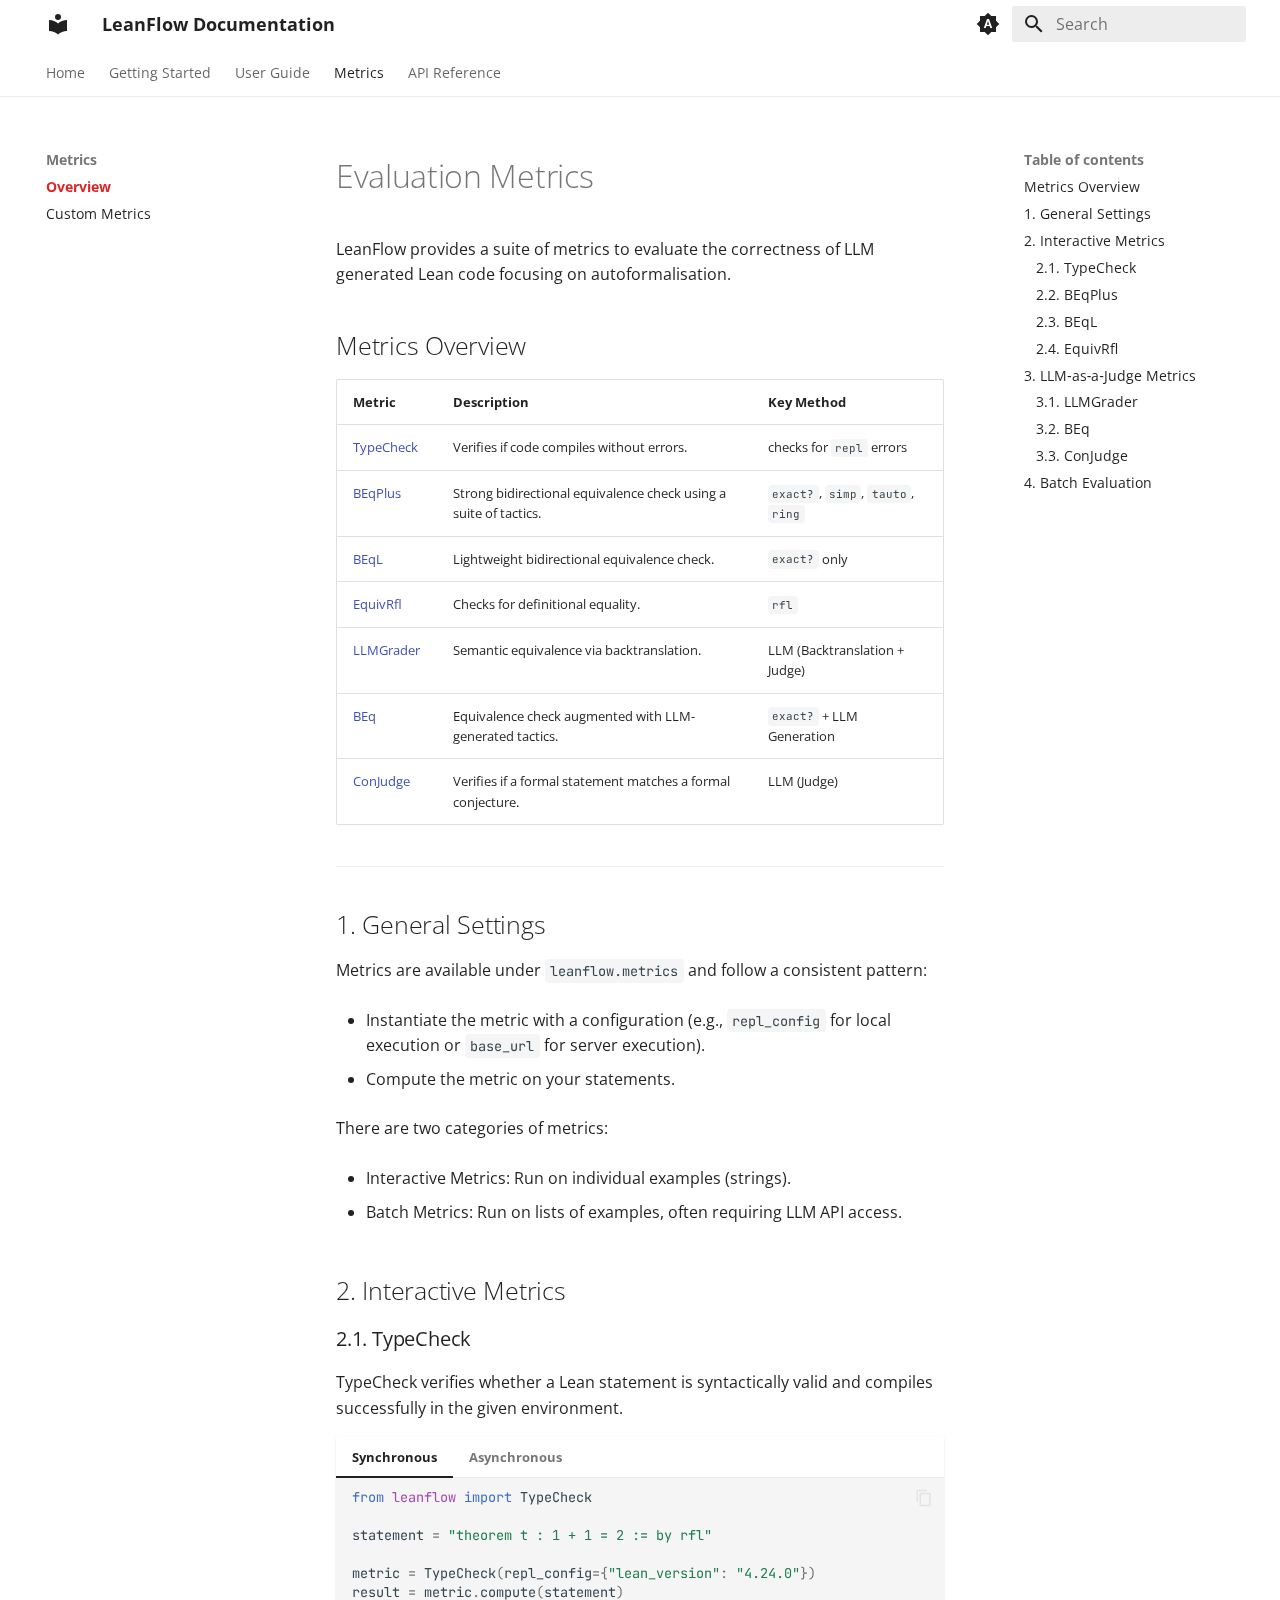
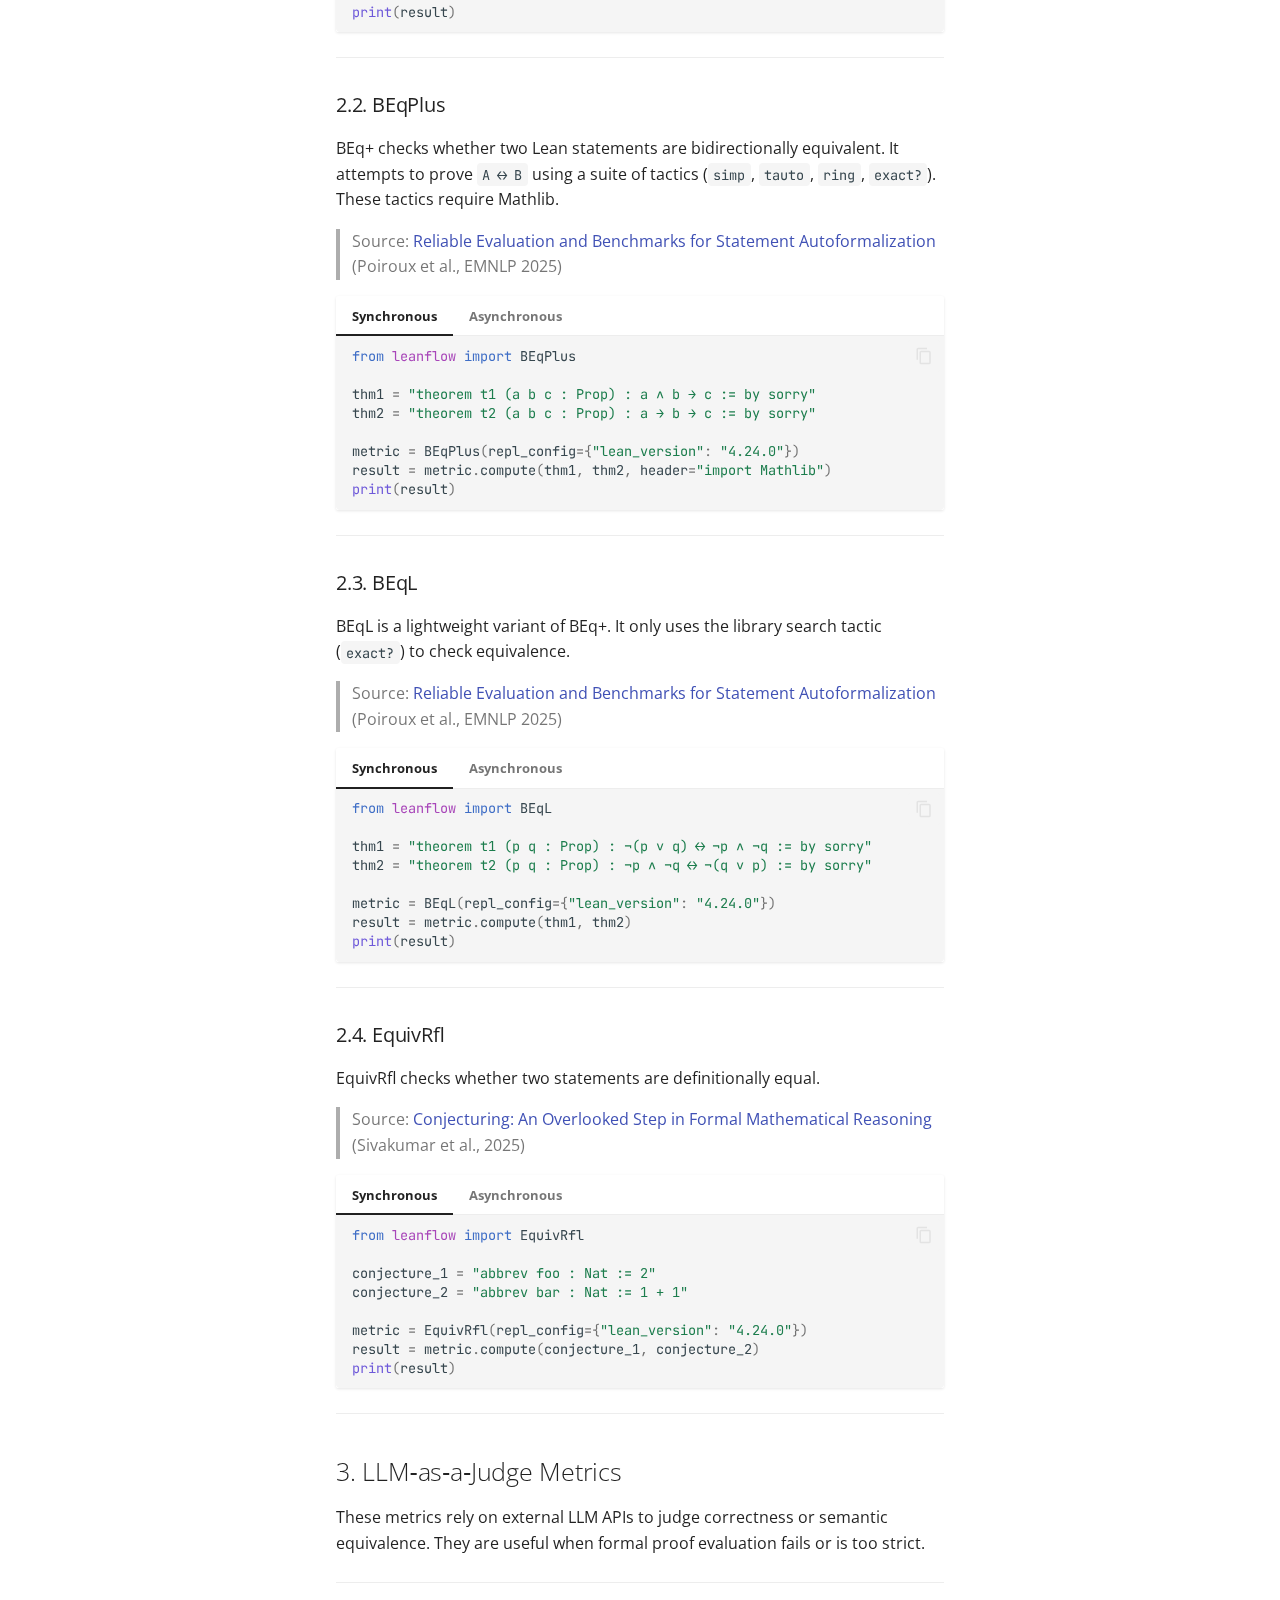
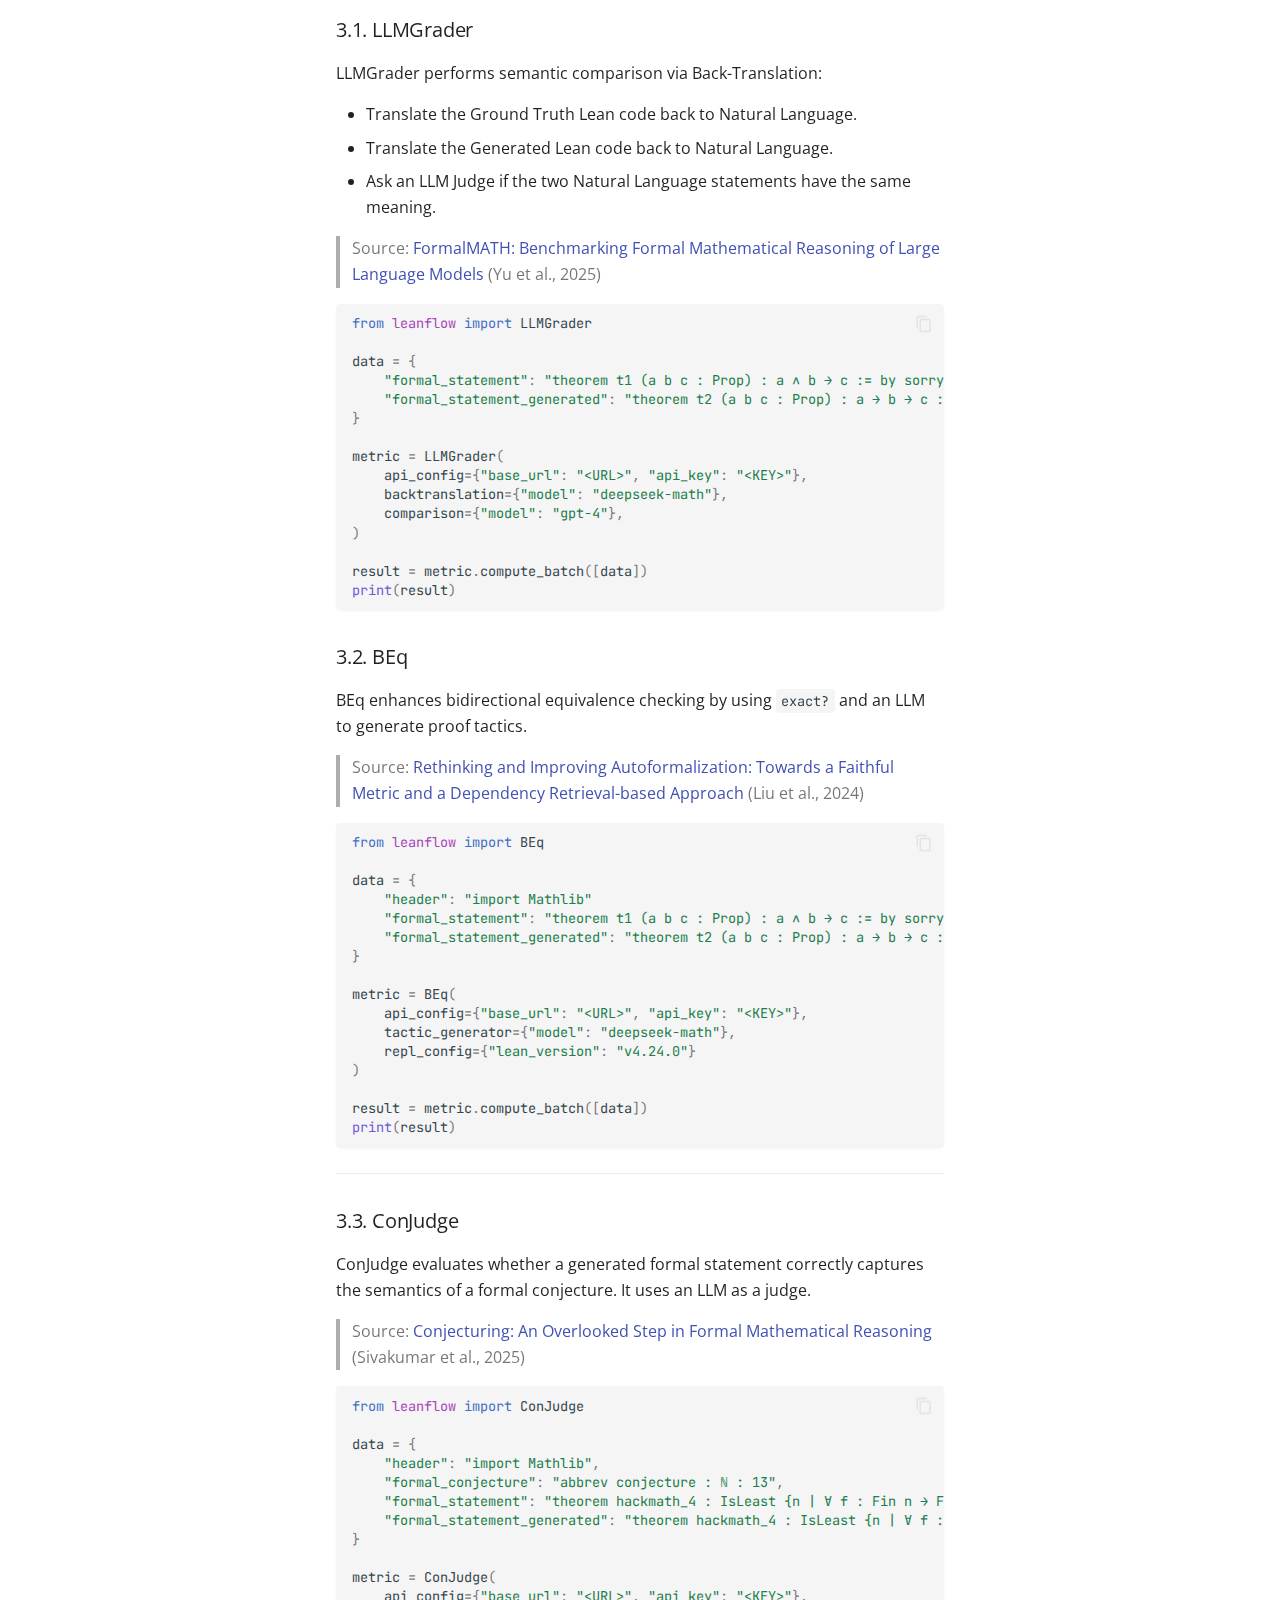
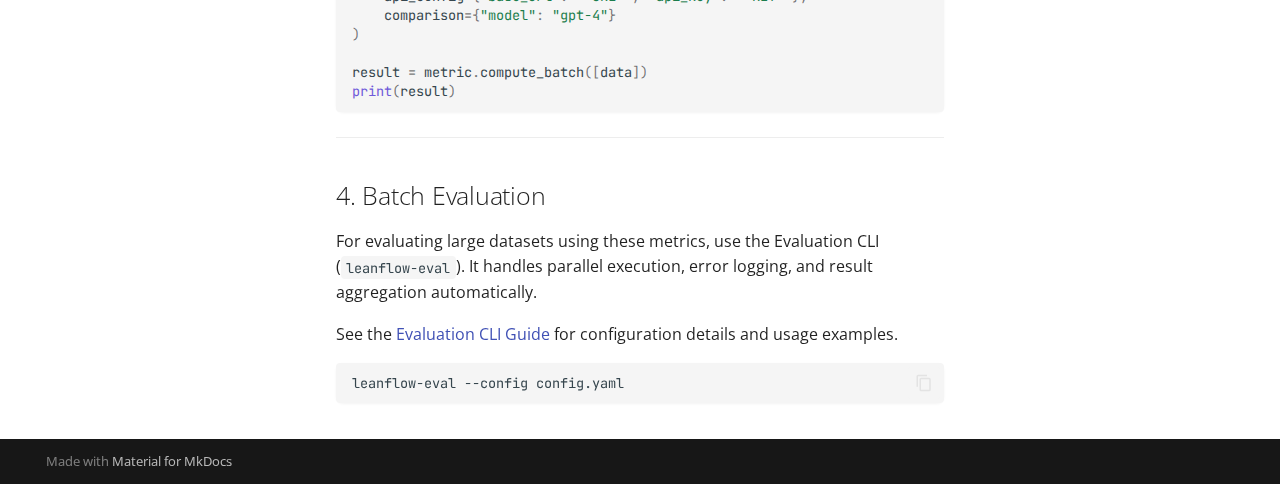
<file: metrics/index.html>
<!doctype html>
<html lang="en" class="no-js">
  <head>
    
      <meta charset="utf-8">
      <meta name="viewport" content="width=device-width,initial-scale=1">
      
        <meta name="description" content="A flexible Python interface for Lean 4">
      
      
        <meta name="author" content="LeanFlow Team">
      
      
      
        <link rel="prev" href="../cli/">
      
      
        <link rel="next" href="../custom_metrics/">
      
      
        
      
      
      <link rel="icon" href="../assets/images/favicon.png">
      <meta name="generator" content="mkdocs-1.6.1, mkdocs-material-9.7.1">
    
    
      
        <title>Overview - LeanFlow Documentation</title>
      
    
    
      <link rel="stylesheet" href="../assets/stylesheets/main.484c7ddc.min.css">
      
        
        <link rel="stylesheet" href="../assets/stylesheets/palette.ab4e12ef.min.css">
      
      


    
    
      
    
    
      
        
        
        <link rel="preconnect" href="https://fonts.gstatic.com" crossorigin>
        <link rel="stylesheet" href="https://fonts.googleapis.com/css?family=Open+Sans:300,300i,400,400i,700,700i%7CJetBrains+Mono:400,400i,700,700i&display=fallback">
        <style>:root{--md-text-font:"Open Sans";--md-code-font:"JetBrains Mono"}</style>
      
    
    
      <link rel="stylesheet" href="../assets/_mkdocstrings.css">
    
      <link rel="stylesheet" href="../stylesheets/extra.css">
    
    <script>__md_scope=new URL("..",location),__md_hash=e=>[...e].reduce(((e,_)=>(e<<5)-e+_.charCodeAt(0)),0),__md_get=(e,_=localStorage,t=__md_scope)=>JSON.parse(_.getItem(t.pathname+"."+e)),__md_set=(e,_,t=localStorage,a=__md_scope)=>{try{t.setItem(a.pathname+"."+e,JSON.stringify(_))}catch(e){}}</script>
    
      

    
    
  </head>
  
  
    
    
      
    
    
    
    
    <body dir="ltr" data-md-color-scheme="default" data-md-color-primary="indigo" data-md-color-accent="red">
  
    
    <input class="md-toggle" data-md-toggle="drawer" type="checkbox" id="__drawer" autocomplete="off">
    <input class="md-toggle" data-md-toggle="search" type="checkbox" id="__search" autocomplete="off">
    <label class="md-overlay" for="__drawer"></label>
    <div data-md-component="skip">
      
        
        <a href="#evaluation-metrics" class="md-skip">
          Skip to content
        </a>
      
    </div>
    <div data-md-component="announce">
      
    </div>
    
    
      

<header class="md-header" data-md-component="header">
  <nav class="md-header__inner md-grid" aria-label="Header">
    <a href=".." title="LeanFlow Documentation" class="md-header__button md-logo" aria-label="LeanFlow Documentation" data-md-component="logo">
      
  
  <svg xmlns="http://www.w3.org/2000/svg" viewBox="0 0 24 24"><path d="M12 8a3 3 0 0 0 3-3 3 3 0 0 0-3-3 3 3 0 0 0-3 3 3 3 0 0 0 3 3m0 3.54C9.64 9.35 6.5 8 3 8v11c3.5 0 6.64 1.35 9 3.54 2.36-2.19 5.5-3.54 9-3.54V8c-3.5 0-6.64 1.35-9 3.54"/></svg>

    </a>
    <label class="md-header__button md-icon" for="__drawer">
      
      <svg xmlns="http://www.w3.org/2000/svg" viewBox="0 0 24 24"><path d="M3 6h18v2H3zm0 5h18v2H3zm0 5h18v2H3z"/></svg>
    </label>
    <div class="md-header__title" data-md-component="header-title">
      <div class="md-header__ellipsis">
        <div class="md-header__topic">
          <span class="md-ellipsis">
            LeanFlow Documentation
          </span>
        </div>
        <div class="md-header__topic" data-md-component="header-topic">
          <span class="md-ellipsis">
            
              Overview
            
          </span>
        </div>
      </div>
    </div>
    
      
        <form class="md-header__option" data-md-component="palette">
  
    
    
    
    <input class="md-option" data-md-color-media="(prefers-color-scheme)" data-md-color-scheme="default" data-md-color-primary="indigo" data-md-color-accent="red"  aria-label="Switch to light mode"  type="radio" name="__palette" id="__palette_0">
    
      <label class="md-header__button md-icon" title="Switch to light mode" for="__palette_1" hidden>
        <svg xmlns="http://www.w3.org/2000/svg" viewBox="0 0 24 24"><path d="m14.3 16-.7-2h-3.2l-.7 2H7.8L11 7h2l3.2 9zM20 8.69V4h-4.69L12 .69 8.69 4H4v4.69L.69 12 4 15.31V20h4.69L12 23.31 15.31 20H20v-4.69L23.31 12zm-9.15 3.96h2.3L12 9z"/></svg>
      </label>
    
  
    
    
    
    <input class="md-option" data-md-color-media="(prefers-color-scheme: light)" data-md-color-scheme="default" data-md-color-primary="white" data-md-color-accent="red"  aria-label="Switch to dark mode"  type="radio" name="__palette" id="__palette_1">
    
      <label class="md-header__button md-icon" title="Switch to dark mode" for="__palette_2" hidden>
        <svg xmlns="http://www.w3.org/2000/svg" viewBox="0 0 24 24"><path d="m17.75 4.09-2.53 1.94.91 3.06-2.63-1.81-2.63 1.81.91-3.06-2.53-1.94L12.44 4l1.06-3 1.06 3zm3.5 6.91-1.64 1.25.59 1.98-1.7-1.17-1.7 1.17.59-1.98L15.75 11l2.06-.05L18.5 9l.69 1.95zm-2.28 4.95c.83-.08 1.72 1.1 1.19 1.85-.32.45-.66.87-1.08 1.27C15.17 23 8.84 23 4.94 19.07c-3.91-3.9-3.91-10.24 0-14.14.4-.4.82-.76 1.27-1.08.75-.53 1.93.36 1.85 1.19-.27 2.86.69 5.83 2.89 8.02a9.96 9.96 0 0 0 8.02 2.89m-1.64 2.02a12.08 12.08 0 0 1-7.8-3.47c-2.17-2.19-3.33-5-3.49-7.82-2.81 3.14-2.7 7.96.31 10.98 3.02 3.01 7.84 3.12 10.98.31"/></svg>
      </label>
    
  
    
    
    
    <input class="md-option" data-md-color-media="(prefers-color-scheme: dark)" data-md-color-scheme="slate" data-md-color-primary="black" data-md-color-accent="red"  aria-label="Switch to light mode"  type="radio" name="__palette" id="__palette_2">
    
      <label class="md-header__button md-icon" title="Switch to light mode" for="__palette_0" hidden>
        <svg xmlns="http://www.w3.org/2000/svg" viewBox="0 0 24 24"><path d="M12 7a5 5 0 0 1 5 5 5 5 0 0 1-5 5 5 5 0 0 1-5-5 5 5 0 0 1 5-5m0 2a3 3 0 0 0-3 3 3 3 0 0 0 3 3 3 3 0 0 0 3-3 3 3 0 0 0-3-3m0-7 2.39 3.42C13.65 5.15 12.84 5 12 5s-1.65.15-2.39.42zM3.34 7l4.16-.35A7.2 7.2 0 0 0 5.94 8.5c-.44.74-.69 1.5-.83 2.29zm.02 10 1.76-3.77a7.131 7.131 0 0 0 2.38 4.14zM20.65 7l-1.77 3.79a7.02 7.02 0 0 0-2.38-4.15zm-.01 10-4.14.36c.59-.51 1.12-1.14 1.54-1.86.42-.73.69-1.5.83-2.29zM12 22l-2.41-3.44c.74.27 1.55.44 2.41.44.82 0 1.63-.17 2.37-.44z"/></svg>
      </label>
    
  
</form>
      
    
    
      <script>var palette=__md_get("__palette");if(palette&&palette.color){if("(prefers-color-scheme)"===palette.color.media){var media=matchMedia("(prefers-color-scheme: light)"),input=document.querySelector(media.matches?"[data-md-color-media='(prefers-color-scheme: light)']":"[data-md-color-media='(prefers-color-scheme: dark)']");palette.color.media=input.getAttribute("data-md-color-media"),palette.color.scheme=input.getAttribute("data-md-color-scheme"),palette.color.primary=input.getAttribute("data-md-color-primary"),palette.color.accent=input.getAttribute("data-md-color-accent")}for(var[key,value]of Object.entries(palette.color))document.body.setAttribute("data-md-color-"+key,value)}</script>
    
    
    
      
      
        <label class="md-header__button md-icon" for="__search">
          
          <svg xmlns="http://www.w3.org/2000/svg" viewBox="0 0 24 24"><path d="M9.5 3A6.5 6.5 0 0 1 16 9.5c0 1.61-.59 3.09-1.56 4.23l.27.27h.79l5 5-1.5 1.5-5-5v-.79l-.27-.27A6.52 6.52 0 0 1 9.5 16 6.5 6.5 0 0 1 3 9.5 6.5 6.5 0 0 1 9.5 3m0 2C7 5 5 7 5 9.5S7 14 9.5 14 14 12 14 9.5 12 5 9.5 5"/></svg>
        </label>
        <div class="md-search" data-md-component="search" role="dialog">
  <label class="md-search__overlay" for="__search"></label>
  <div class="md-search__inner" role="search">
    <form class="md-search__form" name="search">
      <input type="text" class="md-search__input" name="query" aria-label="Search" placeholder="Search" autocapitalize="off" autocorrect="off" autocomplete="off" spellcheck="false" data-md-component="search-query" required>
      <label class="md-search__icon md-icon" for="__search">
        
        <svg xmlns="http://www.w3.org/2000/svg" viewBox="0 0 24 24"><path d="M9.5 3A6.5 6.5 0 0 1 16 9.5c0 1.61-.59 3.09-1.56 4.23l.27.27h.79l5 5-1.5 1.5-5-5v-.79l-.27-.27A6.52 6.52 0 0 1 9.5 16 6.5 6.5 0 0 1 3 9.5 6.5 6.5 0 0 1 9.5 3m0 2C7 5 5 7 5 9.5S7 14 9.5 14 14 12 14 9.5 12 5 9.5 5"/></svg>
        
        <svg xmlns="http://www.w3.org/2000/svg" viewBox="0 0 24 24"><path d="M20 11v2H8l5.5 5.5-1.42 1.42L4.16 12l7.92-7.92L13.5 5.5 8 11z"/></svg>
      </label>
      <nav class="md-search__options" aria-label="Search">
        
        <button type="reset" class="md-search__icon md-icon" title="Clear" aria-label="Clear" tabindex="-1">
          
          <svg xmlns="http://www.w3.org/2000/svg" viewBox="0 0 24 24"><path d="M19 6.41 17.59 5 12 10.59 6.41 5 5 6.41 10.59 12 5 17.59 6.41 19 12 13.41 17.59 19 19 17.59 13.41 12z"/></svg>
        </button>
      </nav>
      
        <div class="md-search__suggest" data-md-component="search-suggest"></div>
      
    </form>
    <div class="md-search__output">
      <div class="md-search__scrollwrap" tabindex="0" data-md-scrollfix>
        <div class="md-search-result" data-md-component="search-result">
          <div class="md-search-result__meta">
            Initializing search
          </div>
          <ol class="md-search-result__list" role="presentation"></ol>
        </div>
      </div>
    </div>
  </div>
</div>
      
    
    
  </nav>
  
</header>
    
    <div class="md-container" data-md-component="container">
      
      
        
          
            
<nav class="md-tabs" aria-label="Tabs" data-md-component="tabs">
  <div class="md-grid">
    <ul class="md-tabs__list">
      
        
  
  
  
  
    <li class="md-tabs__item">
      <a href=".." class="md-tabs__link">
        
  
  
    
  
  Home

      </a>
    </li>
  

      
        
  
  
  
  
    
    
      <li class="md-tabs__item">
        <a href="../quickstart/" class="md-tabs__link">
          
  
  
    
  
  Getting Started

        </a>
      </li>
    
  

      
        
  
  
  
  
    
    
      <li class="md-tabs__item">
        <a href="../repl/" class="md-tabs__link">
          
  
  
    
  
  User Guide

        </a>
      </li>
    
  

      
        
  
  
  
    
  
  
    
    
      <li class="md-tabs__item md-tabs__item--active">
        <a href="./" class="md-tabs__link">
          
  
  
    
  
  Metrics

        </a>
      </li>
    
  

      
        
  
  
  
  
    
    
      <li class="md-tabs__item">
        <a href="../api/repl/" class="md-tabs__link">
          
  
  
    
  
  API Reference

        </a>
      </li>
    
  

      
    </ul>
  </div>
</nav>
          
        
      
      <main class="md-main" data-md-component="main">
        <div class="md-main__inner md-grid">
          
            
              
              <div class="md-sidebar md-sidebar--primary" data-md-component="sidebar" data-md-type="navigation" >
                <div class="md-sidebar__scrollwrap">
                  <div class="md-sidebar__inner">
                    


  


<nav class="md-nav md-nav--primary md-nav--lifted" aria-label="Navigation" data-md-level="0">
  <label class="md-nav__title" for="__drawer">
    <a href=".." title="LeanFlow Documentation" class="md-nav__button md-logo" aria-label="LeanFlow Documentation" data-md-component="logo">
      
  
  <svg xmlns="http://www.w3.org/2000/svg" viewBox="0 0 24 24"><path d="M12 8a3 3 0 0 0 3-3 3 3 0 0 0-3-3 3 3 0 0 0-3 3 3 3 0 0 0 3 3m0 3.54C9.64 9.35 6.5 8 3 8v11c3.5 0 6.64 1.35 9 3.54 2.36-2.19 5.5-3.54 9-3.54V8c-3.5 0-6.64 1.35-9 3.54"/></svg>

    </a>
    LeanFlow Documentation
  </label>
  
  <ul class="md-nav__list" data-md-scrollfix>
    
      
      
  
  
  
  
    <li class="md-nav__item">
      <a href=".." class="md-nav__link">
        
  
  
  <span class="md-ellipsis">
    
  
    Home
  

    
  </span>
  
  

      </a>
    </li>
  

    
      
      
  
  
  
  
    
    
      
        
      
    
    
    
      
      
        
      
    
    
    <li class="md-nav__item md-nav__item--nested">
      
        
        
          
        
        <input class="md-nav__toggle md-toggle md-toggle--indeterminate" type="checkbox" id="__nav_2" >
        
          
          <label class="md-nav__link" for="__nav_2" id="__nav_2_label" tabindex="0">
            
  
  
  <span class="md-ellipsis">
    
  
    Getting Started
  

    
  </span>
  
  

            <span class="md-nav__icon md-icon"></span>
          </label>
        
        <nav class="md-nav" data-md-level="1" aria-labelledby="__nav_2_label" aria-expanded="false">
          <label class="md-nav__title" for="__nav_2">
            <span class="md-nav__icon md-icon"></span>
            
  
    Getting Started
  

          </label>
          <ul class="md-nav__list" data-md-scrollfix>
            
              
                
  
  
  
  
    <li class="md-nav__item">
      <a href="../quickstart/" class="md-nav__link">
        
  
  
  <span class="md-ellipsis">
    
  
    Quickstart
  

    
  </span>
  
  

      </a>
    </li>
  

              
            
          </ul>
        </nav>
      
    </li>
  

    
      
      
  
  
  
  
    
    
      
        
      
        
      
        
      
    
    
    
      
      
        
      
    
    
    <li class="md-nav__item md-nav__item--nested">
      
        
        
          
        
        <input class="md-nav__toggle md-toggle md-toggle--indeterminate" type="checkbox" id="__nav_3" >
        
          
          <label class="md-nav__link" for="__nav_3" id="__nav_3_label" tabindex="0">
            
  
  
  <span class="md-ellipsis">
    
  
    User Guide
  

    
  </span>
  
  

            <span class="md-nav__icon md-icon"></span>
          </label>
        
        <nav class="md-nav" data-md-level="1" aria-labelledby="__nav_3_label" aria-expanded="false">
          <label class="md-nav__title" for="__nav_3">
            <span class="md-nav__icon md-icon"></span>
            
  
    User Guide
  

          </label>
          <ul class="md-nav__list" data-md-scrollfix>
            
              
                
  
  
  
  
    <li class="md-nav__item">
      <a href="../repl/" class="md-nav__link">
        
  
  
  <span class="md-ellipsis">
    
  
    REPL
  

    
  </span>
  
  

      </a>
    </li>
  

              
            
              
                
  
  
  
  
    <li class="md-nav__item">
      <a href="../server/" class="md-nav__link">
        
  
  
  <span class="md-ellipsis">
    
  
    Server
  

    
  </span>
  
  

      </a>
    </li>
  

              
            
              
                
  
  
  
  
    <li class="md-nav__item">
      <a href="../cli/" class="md-nav__link">
        
  
  
  <span class="md-ellipsis">
    
  
    Evaluation
  

    
  </span>
  
  

      </a>
    </li>
  

              
            
          </ul>
        </nav>
      
    </li>
  

    
      
      
  
  
    
  
  
  
    
    
      
        
      
        
      
    
    
    
      
        
        
      
      
        
      
    
    
    <li class="md-nav__item md-nav__item--active md-nav__item--section md-nav__item--nested">
      
        
        
        <input class="md-nav__toggle md-toggle " type="checkbox" id="__nav_4" checked>
        
          
          <label class="md-nav__link" for="__nav_4" id="__nav_4_label" tabindex="">
            
  
  
  <span class="md-ellipsis">
    
  
    Metrics
  

    
  </span>
  
  

            <span class="md-nav__icon md-icon"></span>
          </label>
        
        <nav class="md-nav" data-md-level="1" aria-labelledby="__nav_4_label" aria-expanded="true">
          <label class="md-nav__title" for="__nav_4">
            <span class="md-nav__icon md-icon"></span>
            
  
    Metrics
  

          </label>
          <ul class="md-nav__list" data-md-scrollfix>
            
              
                
  
  
    
  
  
  
    <li class="md-nav__item md-nav__item--active">
      
      <input class="md-nav__toggle md-toggle" type="checkbox" id="__toc">
      
      
        
      
      
        <label class="md-nav__link md-nav__link--active" for="__toc">
          
  
  
  <span class="md-ellipsis">
    
  
    Overview
  

    
  </span>
  
  

          <span class="md-nav__icon md-icon"></span>
        </label>
      
      <a href="./" class="md-nav__link md-nav__link--active">
        
  
  
  <span class="md-ellipsis">
    
  
    Overview
  

    
  </span>
  
  

      </a>
      
        

<nav class="md-nav md-nav--secondary" aria-label="Table of contents">
  
  
  
    
  
  
    <label class="md-nav__title" for="__toc">
      <span class="md-nav__icon md-icon"></span>
      Table of contents
    </label>
    <ul class="md-nav__list" data-md-component="toc" data-md-scrollfix>
      
        <li class="md-nav__item">
  <a href="#metrics-overview" class="md-nav__link">
    <span class="md-ellipsis">
      
        Metrics Overview
      
    </span>
  </a>
  
</li>
      
        <li class="md-nav__item">
  <a href="#1-general-settings" class="md-nav__link">
    <span class="md-ellipsis">
      
        1. General Settings
      
    </span>
  </a>
  
</li>
      
        <li class="md-nav__item">
  <a href="#2-interactive-metrics" class="md-nav__link">
    <span class="md-ellipsis">
      
        2. Interactive Metrics
      
    </span>
  </a>
  
    <nav class="md-nav" aria-label="2. Interactive Metrics">
      <ul class="md-nav__list">
        
          <li class="md-nav__item">
  <a href="#21-typecheck" class="md-nav__link">
    <span class="md-ellipsis">
      
        2.1. TypeCheck
      
    </span>
  </a>
  
</li>
        
          <li class="md-nav__item">
  <a href="#22-beqplus" class="md-nav__link">
    <span class="md-ellipsis">
      
        2.2. BEqPlus
      
    </span>
  </a>
  
</li>
        
          <li class="md-nav__item">
  <a href="#23-beql" class="md-nav__link">
    <span class="md-ellipsis">
      
        2.3. BEqL
      
    </span>
  </a>
  
</li>
        
          <li class="md-nav__item">
  <a href="#24-equivrfl" class="md-nav__link">
    <span class="md-ellipsis">
      
        2.4. EquivRfl
      
    </span>
  </a>
  
</li>
        
      </ul>
    </nav>
  
</li>
      
        <li class="md-nav__item">
  <a href="#3-llmasajudge-metrics" class="md-nav__link">
    <span class="md-ellipsis">
      
        3. LLM‑as‑a‑Judge Metrics
      
    </span>
  </a>
  
    <nav class="md-nav" aria-label="3. LLM‑as‑a‑Judge Metrics">
      <ul class="md-nav__list">
        
          <li class="md-nav__item">
  <a href="#31-llmgrader" class="md-nav__link">
    <span class="md-ellipsis">
      
        3.1. LLMGrader
      
    </span>
  </a>
  
</li>
        
          <li class="md-nav__item">
  <a href="#32-beq" class="md-nav__link">
    <span class="md-ellipsis">
      
        3.2. BEq
      
    </span>
  </a>
  
</li>
        
          <li class="md-nav__item">
  <a href="#33-conjudge" class="md-nav__link">
    <span class="md-ellipsis">
      
        3.3. ConJudge
      
    </span>
  </a>
  
</li>
        
      </ul>
    </nav>
  
</li>
      
        <li class="md-nav__item">
  <a href="#4-batch-evaluation" class="md-nav__link">
    <span class="md-ellipsis">
      
        4. Batch Evaluation
      
    </span>
  </a>
  
</li>
      
    </ul>
  
</nav>
      
    </li>
  

              
            
              
                
  
  
  
  
    <li class="md-nav__item">
      <a href="../custom_metrics/" class="md-nav__link">
        
  
  
  <span class="md-ellipsis">
    
  
    Custom Metrics
  

    
  </span>
  
  

      </a>
    </li>
  

              
            
          </ul>
        </nav>
      
    </li>
  

    
      
      
  
  
  
  
    
    
      
        
      
        
      
        
      
        
      
        
      
    
    
    
      
      
        
      
    
    
    <li class="md-nav__item md-nav__item--nested">
      
        
        
          
        
        <input class="md-nav__toggle md-toggle md-toggle--indeterminate" type="checkbox" id="__nav_5" >
        
          
          <label class="md-nav__link" for="__nav_5" id="__nav_5_label" tabindex="0">
            
  
  
  <span class="md-ellipsis">
    
  
    API Reference
  

    
  </span>
  
  

            <span class="md-nav__icon md-icon"></span>
          </label>
        
        <nav class="md-nav" data-md-level="1" aria-labelledby="__nav_5_label" aria-expanded="false">
          <label class="md-nav__title" for="__nav_5">
            <span class="md-nav__icon md-icon"></span>
            
  
    API Reference
  

          </label>
          <ul class="md-nav__list" data-md-scrollfix>
            
              
                
  
  
  
  
    <li class="md-nav__item">
      <a href="../api/repl/" class="md-nav__link">
        
  
  
  <span class="md-ellipsis">
    
  
    REPL
  

    
  </span>
  
  

      </a>
    </li>
  

              
            
              
                
  
  
  
  
    <li class="md-nav__item">
      <a href="../api/server/" class="md-nav__link">
        
  
  
  <span class="md-ellipsis">
    
  
    Server
  

    
  </span>
  
  

      </a>
    </li>
  

              
            
              
                
  
  
  
  
    <li class="md-nav__item">
      <a href="../api/client/" class="md-nav__link">
        
  
  
  <span class="md-ellipsis">
    
  
    Client
  

    
  </span>
  
  

      </a>
    </li>
  

              
            
              
                
  
  
  
  
    <li class="md-nav__item">
      <a href="../api/errors/" class="md-nav__link">
        
  
  
  <span class="md-ellipsis">
    
  
    Errors
  

    
  </span>
  
  

      </a>
    </li>
  

              
            
              
                
  
  
  
  
    <li class="md-nav__item">
      <a href="../api/metrics/" class="md-nav__link">
        
  
  
  <span class="md-ellipsis">
    
  
    Metrics
  

    
  </span>
  
  

      </a>
    </li>
  

              
            
          </ul>
        </nav>
      
    </li>
  

    
  </ul>
</nav>
                  </div>
                </div>
              </div>
            
            
              
              <div class="md-sidebar md-sidebar--secondary" data-md-component="sidebar" data-md-type="toc" >
                <div class="md-sidebar__scrollwrap">
                  <div class="md-sidebar__inner">
                    

<nav class="md-nav md-nav--secondary" aria-label="Table of contents">
  
  
  
    
  
  
    <label class="md-nav__title" for="__toc">
      <span class="md-nav__icon md-icon"></span>
      Table of contents
    </label>
    <ul class="md-nav__list" data-md-component="toc" data-md-scrollfix>
      
        <li class="md-nav__item">
  <a href="#metrics-overview" class="md-nav__link">
    <span class="md-ellipsis">
      
        Metrics Overview
      
    </span>
  </a>
  
</li>
      
        <li class="md-nav__item">
  <a href="#1-general-settings" class="md-nav__link">
    <span class="md-ellipsis">
      
        1. General Settings
      
    </span>
  </a>
  
</li>
      
        <li class="md-nav__item">
  <a href="#2-interactive-metrics" class="md-nav__link">
    <span class="md-ellipsis">
      
        2. Interactive Metrics
      
    </span>
  </a>
  
    <nav class="md-nav" aria-label="2. Interactive Metrics">
      <ul class="md-nav__list">
        
          <li class="md-nav__item">
  <a href="#21-typecheck" class="md-nav__link">
    <span class="md-ellipsis">
      
        2.1. TypeCheck
      
    </span>
  </a>
  
</li>
        
          <li class="md-nav__item">
  <a href="#22-beqplus" class="md-nav__link">
    <span class="md-ellipsis">
      
        2.2. BEqPlus
      
    </span>
  </a>
  
</li>
        
          <li class="md-nav__item">
  <a href="#23-beql" class="md-nav__link">
    <span class="md-ellipsis">
      
        2.3. BEqL
      
    </span>
  </a>
  
</li>
        
          <li class="md-nav__item">
  <a href="#24-equivrfl" class="md-nav__link">
    <span class="md-ellipsis">
      
        2.4. EquivRfl
      
    </span>
  </a>
  
</li>
        
      </ul>
    </nav>
  
</li>
      
        <li class="md-nav__item">
  <a href="#3-llmasajudge-metrics" class="md-nav__link">
    <span class="md-ellipsis">
      
        3. LLM‑as‑a‑Judge Metrics
      
    </span>
  </a>
  
    <nav class="md-nav" aria-label="3. LLM‑as‑a‑Judge Metrics">
      <ul class="md-nav__list">
        
          <li class="md-nav__item">
  <a href="#31-llmgrader" class="md-nav__link">
    <span class="md-ellipsis">
      
        3.1. LLMGrader
      
    </span>
  </a>
  
</li>
        
          <li class="md-nav__item">
  <a href="#32-beq" class="md-nav__link">
    <span class="md-ellipsis">
      
        3.2. BEq
      
    </span>
  </a>
  
</li>
        
          <li class="md-nav__item">
  <a href="#33-conjudge" class="md-nav__link">
    <span class="md-ellipsis">
      
        3.3. ConJudge
      
    </span>
  </a>
  
</li>
        
      </ul>
    </nav>
  
</li>
      
        <li class="md-nav__item">
  <a href="#4-batch-evaluation" class="md-nav__link">
    <span class="md-ellipsis">
      
        4. Batch Evaluation
      
    </span>
  </a>
  
</li>
      
    </ul>
  
</nav>
                  </div>
                </div>
              </div>
            
          
          
            <div class="md-content" data-md-component="content">
              
              <article class="md-content__inner md-typeset">
                
                  



<h1 id="evaluation-metrics">Evaluation Metrics</h1>
<p>LeanFlow provides a suite of metrics to evaluate the correctness of LLM generated Lean code focusing on autoformalisation. </p>
<h2 id="metrics-overview">Metrics Overview</h2>
<table>
<thead>
<tr>
<th style="text-align: left;">Metric</th>
<th style="text-align: left;">Description</th>
<th style="text-align: left;">Key Method</th>
</tr>
</thead>
<tbody>
<tr>
<td style="text-align: left;"><a href="#21-typecheck">TypeCheck</a></td>
<td style="text-align: left;">Verifies if code compiles without errors.</td>
<td style="text-align: left;">checks for <code>repl</code> errors</td>
</tr>
<tr>
<td style="text-align: left;"><a href="#22-beqplus">BEqPlus</a></td>
<td style="text-align: left;">Strong bidirectional equivalence check using a suite of tactics.</td>
<td style="text-align: left;"><code>exact?</code>, <code>simp</code>, <code>tauto</code>, <code>ring</code></td>
</tr>
<tr>
<td style="text-align: left;"><a href="#23-beql">BEqL</a></td>
<td style="text-align: left;">Lightweight bidirectional equivalence check.</td>
<td style="text-align: left;"><code>exact?</code> only</td>
</tr>
<tr>
<td style="text-align: left;"><a href="#24-equivrfl">EquivRfl</a></td>
<td style="text-align: left;">Checks for definitional equality.</td>
<td style="text-align: left;"><code>rfl</code></td>
</tr>
<tr>
<td style="text-align: left;"><a href="#31-llmgrader">LLMGrader</a></td>
<td style="text-align: left;">Semantic equivalence via backtranslation.</td>
<td style="text-align: left;">LLM (Backtranslation + Judge)</td>
</tr>
<tr>
<td style="text-align: left;"><a href="#32-beq">BEq</a></td>
<td style="text-align: left;">Equivalence check augmented with LLM-generated tactics.</td>
<td style="text-align: left;"><code>exact?</code> + LLM Generation</td>
</tr>
<tr>
<td style="text-align: left;"><a href="#33-conjudge">ConJudge</a></td>
<td style="text-align: left;">Verifies if a formal statement matches a formal conjecture.</td>
<td style="text-align: left;">LLM (Judge)</td>
</tr>
</tbody>
</table>
<hr />
<h2 id="1-general-settings">1. General Settings</h2>
<p>Metrics are available under <code>leanflow.metrics</code> and follow a consistent pattern:</p>
<ul>
<li>
<p>Instantiate the metric with a configuration (e.g., <code>repl_config</code> for local execution or <code>base_url</code> for server execution).</p>
</li>
<li>
<p>Compute the metric on your statements.</p>
</li>
</ul>
<p>There are two categories of metrics:</p>
<ul>
<li>
<p>Interactive Metrics: Run on individual examples (strings).</p>
</li>
<li>
<p>Batch Metrics: Run on lists of examples, often requiring LLM API access.</p>
</li>
</ul>
<h2 id="2-interactive-metrics">2. Interactive Metrics</h2>
<h3 id="21-typecheck">2.1. TypeCheck</h3>
<p>TypeCheck verifies whether a Lean statement is syntactically valid and compiles successfully in the given environment.</p>
<div class="tabbed-set tabbed-alternate" data-tabs="1:2"><input checked="checked" id="__tabbed_1_1" name="__tabbed_1" type="radio" /><input id="__tabbed_1_2" name="__tabbed_1" type="radio" /><div class="tabbed-labels"><label for="__tabbed_1_1">Synchronous</label><label for="__tabbed_1_2">Asynchronous</label></div>
<div class="tabbed-content">
<div class="tabbed-block">
<div class="language-python highlight"><pre><span></span><code><span id="__span-0-1"><a id="__codelineno-0-1" name="__codelineno-0-1" href="#__codelineno-0-1"></a><span class="kn">from</span><span class="w"> </span><span class="nn">leanflow</span><span class="w"> </span><span class="kn">import</span> <span class="n">TypeCheck</span>
</span><span id="__span-0-2"><a id="__codelineno-0-2" name="__codelineno-0-2" href="#__codelineno-0-2"></a>
</span><span id="__span-0-3"><a id="__codelineno-0-3" name="__codelineno-0-3" href="#__codelineno-0-3"></a><span class="n">statement</span> <span class="o">=</span> <span class="s2">&quot;theorem t : 1 + 1 = 2 := by rfl&quot;</span>
</span><span id="__span-0-4"><a id="__codelineno-0-4" name="__codelineno-0-4" href="#__codelineno-0-4"></a>
</span><span id="__span-0-5"><a id="__codelineno-0-5" name="__codelineno-0-5" href="#__codelineno-0-5"></a><span class="n">metric</span> <span class="o">=</span> <span class="n">TypeCheck</span><span class="p">(</span><span class="n">repl_config</span><span class="o">=</span><span class="p">{</span><span class="s2">&quot;lean_version&quot;</span><span class="p">:</span> <span class="s2">&quot;4.24.0&quot;</span><span class="p">})</span>
</span><span id="__span-0-6"><a id="__codelineno-0-6" name="__codelineno-0-6" href="#__codelineno-0-6"></a><span class="n">result</span> <span class="o">=</span> <span class="n">metric</span><span class="o">.</span><span class="n">compute</span><span class="p">(</span><span class="n">statement</span><span class="p">)</span>
</span><span id="__span-0-7"><a id="__codelineno-0-7" name="__codelineno-0-7" href="#__codelineno-0-7"></a><span class="nb">print</span><span class="p">(</span><span class="n">result</span><span class="p">)</span>
</span></code></pre></div>
</div>
<div class="tabbed-block">
<div class="language-python highlight"><pre><span></span><code><span id="__span-1-1"><a id="__codelineno-1-1" name="__codelineno-1-1" href="#__codelineno-1-1"></a><span class="kn">import</span><span class="w"> </span><span class="nn">asyncio</span>
</span><span id="__span-1-2"><a id="__codelineno-1-2" name="__codelineno-1-2" href="#__codelineno-1-2"></a><span class="kn">from</span><span class="w"> </span><span class="nn">leanflow</span><span class="w"> </span><span class="kn">import</span> <span class="n">TypeCheck</span>
</span><span id="__span-1-3"><a id="__codelineno-1-3" name="__codelineno-1-3" href="#__codelineno-1-3"></a>
</span><span id="__span-1-4"><a id="__codelineno-1-4" name="__codelineno-1-4" href="#__codelineno-1-4"></a><span class="n">statement</span> <span class="o">=</span> <span class="s2">&quot;theorem t : 1 + 1 = 2 := by rfl&quot;</span>
</span><span id="__span-1-5"><a id="__codelineno-1-5" name="__codelineno-1-5" href="#__codelineno-1-5"></a>
</span><span id="__span-1-6"><a id="__codelineno-1-6" name="__codelineno-1-6" href="#__codelineno-1-6"></a><span class="k">async</span> <span class="k">def</span><span class="w"> </span><span class="nf">main</span><span class="p">():</span>
</span><span id="__span-1-7"><a id="__codelineno-1-7" name="__codelineno-1-7" href="#__codelineno-1-7"></a>    <span class="n">metric</span> <span class="o">=</span> <span class="n">TypeCheck</span><span class="p">(</span><span class="n">repl_config</span><span class="o">=</span><span class="p">{</span><span class="s2">&quot;lean_version&quot;</span><span class="p">:</span> <span class="s2">&quot;4.24.0&quot;</span><span class="p">})</span>
</span><span id="__span-1-8"><a id="__codelineno-1-8" name="__codelineno-1-8" href="#__codelineno-1-8"></a>    <span class="n">result</span> <span class="o">=</span> <span class="k">await</span> <span class="n">metric</span><span class="o">.</span><span class="n">run_check_async</span><span class="p">(</span><span class="n">statement</span><span class="p">)</span>
</span><span id="__span-1-9"><a id="__codelineno-1-9" name="__codelineno-1-9" href="#__codelineno-1-9"></a>    <span class="nb">print</span><span class="p">(</span><span class="n">result</span><span class="p">)</span>
</span><span id="__span-1-10"><a id="__codelineno-1-10" name="__codelineno-1-10" href="#__codelineno-1-10"></a>
</span><span id="__span-1-11"><a id="__codelineno-1-11" name="__codelineno-1-11" href="#__codelineno-1-11"></a><span class="k">if</span> <span class="vm">__name__</span> <span class="o">==</span> <span class="s2">&quot;__main__&quot;</span><span class="p">:</span>
</span><span id="__span-1-12"><a id="__codelineno-1-12" name="__codelineno-1-12" href="#__codelineno-1-12"></a>    <span class="n">asyncio</span><span class="o">.</span><span class="n">run</span><span class="p">(</span><span class="n">main</span><span class="p">())</span>
</span></code></pre></div>
</div>
</div>
</div>
<hr />
<h3 id="22-beqplus">2.2. BEqPlus</h3>
<p>BEq+ checks whether two Lean statements are bidirectionally equivalent. It attempts to prove <code>A ↔ B</code> using a suite of tactics (<code>simp</code>, <code>tauto</code>, <code>ring</code>, <code>exact?</code>). These tactics require Mathlib.</p>
<blockquote>
<p>Source: <a href="https://arxiv.org/abs/2406.07222">Reliable Evaluation and Benchmarks for Statement Autoformalization</a> (Poiroux et al., EMNLP 2025)</p>
</blockquote>
<div class="tabbed-set tabbed-alternate" data-tabs="2:2"><input checked="checked" id="__tabbed_2_1" name="__tabbed_2" type="radio" /><input id="__tabbed_2_2" name="__tabbed_2" type="radio" /><div class="tabbed-labels"><label for="__tabbed_2_1">Synchronous</label><label for="__tabbed_2_2">Asynchronous</label></div>
<div class="tabbed-content">
<div class="tabbed-block">
<div class="language-python highlight"><pre><span></span><code><span id="__span-2-1"><a id="__codelineno-2-1" name="__codelineno-2-1" href="#__codelineno-2-1"></a><span class="kn">from</span><span class="w"> </span><span class="nn">leanflow</span><span class="w"> </span><span class="kn">import</span> <span class="n">BEqPlus</span>
</span><span id="__span-2-2"><a id="__codelineno-2-2" name="__codelineno-2-2" href="#__codelineno-2-2"></a>
</span><span id="__span-2-3"><a id="__codelineno-2-3" name="__codelineno-2-3" href="#__codelineno-2-3"></a><span class="n">thm1</span> <span class="o">=</span> <span class="s2">&quot;theorem t1 (a b c : Prop) : a ∧ b → c := by sorry&quot;</span>
</span><span id="__span-2-4"><a id="__codelineno-2-4" name="__codelineno-2-4" href="#__codelineno-2-4"></a><span class="n">thm2</span> <span class="o">=</span> <span class="s2">&quot;theorem t2 (a b c : Prop) : a → b → c := by sorry&quot;</span>
</span><span id="__span-2-5"><a id="__codelineno-2-5" name="__codelineno-2-5" href="#__codelineno-2-5"></a>
</span><span id="__span-2-6"><a id="__codelineno-2-6" name="__codelineno-2-6" href="#__codelineno-2-6"></a><span class="n">metric</span> <span class="o">=</span> <span class="n">BEqPlus</span><span class="p">(</span><span class="n">repl_config</span><span class="o">=</span><span class="p">{</span><span class="s2">&quot;lean_version&quot;</span><span class="p">:</span> <span class="s2">&quot;4.24.0&quot;</span><span class="p">})</span>
</span><span id="__span-2-7"><a id="__codelineno-2-7" name="__codelineno-2-7" href="#__codelineno-2-7"></a><span class="n">result</span> <span class="o">=</span> <span class="n">metric</span><span class="o">.</span><span class="n">compute</span><span class="p">(</span><span class="n">thm1</span><span class="p">,</span> <span class="n">thm2</span><span class="p">,</span> <span class="n">header</span><span class="o">=</span><span class="s2">&quot;import Mathlib&quot;</span><span class="p">)</span>
</span><span id="__span-2-8"><a id="__codelineno-2-8" name="__codelineno-2-8" href="#__codelineno-2-8"></a><span class="nb">print</span><span class="p">(</span><span class="n">result</span><span class="p">)</span>
</span></code></pre></div>
</div>
<div class="tabbed-block">
<div class="language-python highlight"><pre><span></span><code><span id="__span-3-1"><a id="__codelineno-3-1" name="__codelineno-3-1" href="#__codelineno-3-1"></a><span class="kn">import</span><span class="w"> </span><span class="nn">asyncio</span>
</span><span id="__span-3-2"><a id="__codelineno-3-2" name="__codelineno-3-2" href="#__codelineno-3-2"></a><span class="kn">from</span><span class="w"> </span><span class="nn">leanflow</span><span class="w"> </span><span class="kn">import</span> <span class="n">BEqPlus</span>
</span><span id="__span-3-3"><a id="__codelineno-3-3" name="__codelineno-3-3" href="#__codelineno-3-3"></a>
</span><span id="__span-3-4"><a id="__codelineno-3-4" name="__codelineno-3-4" href="#__codelineno-3-4"></a><span class="n">thm1</span> <span class="o">=</span> <span class="s2">&quot;theorem t1 (a b c : Prop) : a ∧ b → c := by sorry&quot;</span>
</span><span id="__span-3-5"><a id="__codelineno-3-5" name="__codelineno-3-5" href="#__codelineno-3-5"></a><span class="n">thm2</span> <span class="o">=</span> <span class="s2">&quot;theorem t2 (a b c : Prop) : a → b → c := by sorry&quot;</span>
</span><span id="__span-3-6"><a id="__codelineno-3-6" name="__codelineno-3-6" href="#__codelineno-3-6"></a>
</span><span id="__span-3-7"><a id="__codelineno-3-7" name="__codelineno-3-7" href="#__codelineno-3-7"></a><span class="k">async</span> <span class="k">def</span><span class="w"> </span><span class="nf">main</span><span class="p">():</span>
</span><span id="__span-3-8"><a id="__codelineno-3-8" name="__codelineno-3-8" href="#__codelineno-3-8"></a>    <span class="n">metric</span> <span class="o">=</span> <span class="n">BEqPlus</span><span class="p">(</span><span class="n">repl_config</span><span class="o">=</span><span class="p">{</span><span class="s2">&quot;lean_version&quot;</span><span class="p">:</span> <span class="s2">&quot;4.24.0&quot;</span><span class="p">})</span>
</span><span id="__span-3-9"><a id="__codelineno-3-9" name="__codelineno-3-9" href="#__codelineno-3-9"></a>    <span class="n">result</span> <span class="o">=</span> <span class="k">await</span> <span class="n">metric</span><span class="o">.</span><span class="n">run_check_async</span><span class="p">(</span><span class="n">thm1</span><span class="p">,</span> <span class="n">thm2</span><span class="p">,</span> <span class="n">header</span><span class="o">=</span><span class="s2">&quot;import Mathlib&quot;</span><span class="p">)</span>
</span><span id="__span-3-10"><a id="__codelineno-3-10" name="__codelineno-3-10" href="#__codelineno-3-10"></a>    <span class="nb">print</span><span class="p">(</span><span class="n">result</span><span class="p">)</span>
</span><span id="__span-3-11"><a id="__codelineno-3-11" name="__codelineno-3-11" href="#__codelineno-3-11"></a>
</span><span id="__span-3-12"><a id="__codelineno-3-12" name="__codelineno-3-12" href="#__codelineno-3-12"></a><span class="k">if</span> <span class="vm">__name__</span> <span class="o">==</span> <span class="s2">&quot;__main__&quot;</span><span class="p">:</span>
</span><span id="__span-3-13"><a id="__codelineno-3-13" name="__codelineno-3-13" href="#__codelineno-3-13"></a>    <span class="n">asyncio</span><span class="o">.</span><span class="n">run</span><span class="p">(</span><span class="n">main</span><span class="p">())</span>
</span></code></pre></div>
</div>
</div>
</div>
<hr />
<h3 id="23-beql">2.3. BEqL</h3>
<p>BEqL is a lightweight variant of BEq+. It only uses the library search tactic (<code>exact?</code>) to check equivalence.</p>
<blockquote>
<p>Source: <a href="https://arxiv.org/abs/2406.07222">Reliable Evaluation and Benchmarks for Statement Autoformalization</a> (Poiroux et al., EMNLP 2025)</p>
</blockquote>
<div class="tabbed-set tabbed-alternate" data-tabs="3:2"><input checked="checked" id="__tabbed_3_1" name="__tabbed_3" type="radio" /><input id="__tabbed_3_2" name="__tabbed_3" type="radio" /><div class="tabbed-labels"><label for="__tabbed_3_1">Synchronous</label><label for="__tabbed_3_2">Asynchronous</label></div>
<div class="tabbed-content">
<div class="tabbed-block">
<div class="language-python highlight"><pre><span></span><code><span id="__span-4-1"><a id="__codelineno-4-1" name="__codelineno-4-1" href="#__codelineno-4-1"></a><span class="kn">from</span><span class="w"> </span><span class="nn">leanflow</span><span class="w"> </span><span class="kn">import</span> <span class="n">BEqL</span>
</span><span id="__span-4-2"><a id="__codelineno-4-2" name="__codelineno-4-2" href="#__codelineno-4-2"></a>
</span><span id="__span-4-3"><a id="__codelineno-4-3" name="__codelineno-4-3" href="#__codelineno-4-3"></a><span class="n">thm1</span> <span class="o">=</span> <span class="s2">&quot;theorem t1 (p q : Prop) : ¬(p ∨ q) ↔ ¬p ∧ ¬q := by sorry&quot;</span>
</span><span id="__span-4-4"><a id="__codelineno-4-4" name="__codelineno-4-4" href="#__codelineno-4-4"></a><span class="n">thm2</span> <span class="o">=</span> <span class="s2">&quot;theorem t2 (p q : Prop) : ¬p ∧ ¬q ↔ ¬(q ∨ p) := by sorry&quot;</span>
</span><span id="__span-4-5"><a id="__codelineno-4-5" name="__codelineno-4-5" href="#__codelineno-4-5"></a>
</span><span id="__span-4-6"><a id="__codelineno-4-6" name="__codelineno-4-6" href="#__codelineno-4-6"></a><span class="n">metric</span> <span class="o">=</span> <span class="n">BEqL</span><span class="p">(</span><span class="n">repl_config</span><span class="o">=</span><span class="p">{</span><span class="s2">&quot;lean_version&quot;</span><span class="p">:</span> <span class="s2">&quot;4.24.0&quot;</span><span class="p">})</span>
</span><span id="__span-4-7"><a id="__codelineno-4-7" name="__codelineno-4-7" href="#__codelineno-4-7"></a><span class="n">result</span> <span class="o">=</span> <span class="n">metric</span><span class="o">.</span><span class="n">compute</span><span class="p">(</span><span class="n">thm1</span><span class="p">,</span> <span class="n">thm2</span><span class="p">)</span>
</span><span id="__span-4-8"><a id="__codelineno-4-8" name="__codelineno-4-8" href="#__codelineno-4-8"></a><span class="nb">print</span><span class="p">(</span><span class="n">result</span><span class="p">)</span>
</span></code></pre></div>
</div>
<div class="tabbed-block">
<div class="language-python highlight"><pre><span></span><code><span id="__span-5-1"><a id="__codelineno-5-1" name="__codelineno-5-1" href="#__codelineno-5-1"></a><span class="kn">import</span><span class="w"> </span><span class="nn">asyncio</span>
</span><span id="__span-5-2"><a id="__codelineno-5-2" name="__codelineno-5-2" href="#__codelineno-5-2"></a><span class="kn">from</span><span class="w"> </span><span class="nn">leanflow</span><span class="w"> </span><span class="kn">import</span> <span class="n">BEqL</span>
</span><span id="__span-5-3"><a id="__codelineno-5-3" name="__codelineno-5-3" href="#__codelineno-5-3"></a>
</span><span id="__span-5-4"><a id="__codelineno-5-4" name="__codelineno-5-4" href="#__codelineno-5-4"></a><span class="n">thm1</span> <span class="o">=</span> <span class="s2">&quot;theorem t1 (p q : Prop) : ¬(p ∨ q) ↔ ¬p ∧ ¬q := by sorry&quot;</span>
</span><span id="__span-5-5"><a id="__codelineno-5-5" name="__codelineno-5-5" href="#__codelineno-5-5"></a><span class="n">thm2</span> <span class="o">=</span> <span class="s2">&quot;theorem t2 (p q : Prop) : ¬p ∧ ¬q ↔ ¬(q ∨ p) := by sorry&quot;</span>
</span><span id="__span-5-6"><a id="__codelineno-5-6" name="__codelineno-5-6" href="#__codelineno-5-6"></a>
</span><span id="__span-5-7"><a id="__codelineno-5-7" name="__codelineno-5-7" href="#__codelineno-5-7"></a><span class="k">async</span> <span class="k">def</span><span class="w"> </span><span class="nf">main</span><span class="p">():</span>
</span><span id="__span-5-8"><a id="__codelineno-5-8" name="__codelineno-5-8" href="#__codelineno-5-8"></a>    <span class="n">metric</span> <span class="o">=</span> <span class="n">BEqL</span><span class="p">(</span><span class="n">repl_config</span><span class="o">=</span><span class="p">{</span><span class="s2">&quot;lean_version&quot;</span><span class="p">:</span> <span class="s2">&quot;4.24.0&quot;</span><span class="p">})</span>
</span><span id="__span-5-9"><a id="__codelineno-5-9" name="__codelineno-5-9" href="#__codelineno-5-9"></a>    <span class="n">result</span> <span class="o">=</span> <span class="k">await</span> <span class="n">metric</span><span class="o">.</span><span class="n">run_check_async</span><span class="p">(</span><span class="n">thm1</span><span class="p">,</span> <span class="n">thm2</span><span class="p">)</span>
</span><span id="__span-5-10"><a id="__codelineno-5-10" name="__codelineno-5-10" href="#__codelineno-5-10"></a>    <span class="nb">print</span><span class="p">(</span><span class="n">result</span><span class="p">)</span>
</span><span id="__span-5-11"><a id="__codelineno-5-11" name="__codelineno-5-11" href="#__codelineno-5-11"></a>
</span><span id="__span-5-12"><a id="__codelineno-5-12" name="__codelineno-5-12" href="#__codelineno-5-12"></a><span class="k">if</span> <span class="vm">__name__</span> <span class="o">==</span> <span class="s2">&quot;__main__&quot;</span><span class="p">:</span>
</span><span id="__span-5-13"><a id="__codelineno-5-13" name="__codelineno-5-13" href="#__codelineno-5-13"></a>    <span class="n">asyncio</span><span class="o">.</span><span class="n">run</span><span class="p">(</span><span class="n">main</span><span class="p">())</span>
</span></code></pre></div>
</div>
</div>
</div>
<hr />
<h3 id="24-equivrfl">2.4. EquivRfl</h3>
<p>EquivRfl checks whether two statements are definitionally equal.</p>
<blockquote>
<p>Source: <a href="https://arxiv.org/abs/2510.11986">Conjecturing: An Overlooked Step in Formal Mathematical Reasoning</a> (Sivakumar et al., 2025)</p>
</blockquote>
<div class="tabbed-set tabbed-alternate" data-tabs="4:2"><input checked="checked" id="__tabbed_4_1" name="__tabbed_4" type="radio" /><input id="__tabbed_4_2" name="__tabbed_4" type="radio" /><div class="tabbed-labels"><label for="__tabbed_4_1">Synchronous</label><label for="__tabbed_4_2">Asynchronous</label></div>
<div class="tabbed-content">
<div class="tabbed-block">
<div class="language-python highlight"><pre><span></span><code><span id="__span-6-1"><a id="__codelineno-6-1" name="__codelineno-6-1" href="#__codelineno-6-1"></a><span class="kn">from</span><span class="w"> </span><span class="nn">leanflow</span><span class="w"> </span><span class="kn">import</span> <span class="n">EquivRfl</span>
</span><span id="__span-6-2"><a id="__codelineno-6-2" name="__codelineno-6-2" href="#__codelineno-6-2"></a>
</span><span id="__span-6-3"><a id="__codelineno-6-3" name="__codelineno-6-3" href="#__codelineno-6-3"></a><span class="n">conjecture_1</span> <span class="o">=</span> <span class="s2">&quot;abbrev foo : Nat := 2&quot;</span>
</span><span id="__span-6-4"><a id="__codelineno-6-4" name="__codelineno-6-4" href="#__codelineno-6-4"></a><span class="n">conjecture_2</span> <span class="o">=</span> <span class="s2">&quot;abbrev bar : Nat := 1 + 1&quot;</span>
</span><span id="__span-6-5"><a id="__codelineno-6-5" name="__codelineno-6-5" href="#__codelineno-6-5"></a>
</span><span id="__span-6-6"><a id="__codelineno-6-6" name="__codelineno-6-6" href="#__codelineno-6-6"></a><span class="n">metric</span> <span class="o">=</span> <span class="n">EquivRfl</span><span class="p">(</span><span class="n">repl_config</span><span class="o">=</span><span class="p">{</span><span class="s2">&quot;lean_version&quot;</span><span class="p">:</span> <span class="s2">&quot;4.24.0&quot;</span><span class="p">})</span>
</span><span id="__span-6-7"><a id="__codelineno-6-7" name="__codelineno-6-7" href="#__codelineno-6-7"></a><span class="n">result</span> <span class="o">=</span> <span class="n">metric</span><span class="o">.</span><span class="n">compute</span><span class="p">(</span><span class="n">conjecture_1</span><span class="p">,</span> <span class="n">conjecture_2</span><span class="p">)</span>
</span><span id="__span-6-8"><a id="__codelineno-6-8" name="__codelineno-6-8" href="#__codelineno-6-8"></a><span class="nb">print</span><span class="p">(</span><span class="n">result</span><span class="p">)</span>
</span></code></pre></div>
</div>
<div class="tabbed-block">
<div class="language-python highlight"><pre><span></span><code><span id="__span-7-1"><a id="__codelineno-7-1" name="__codelineno-7-1" href="#__codelineno-7-1"></a><span class="kn">import</span><span class="w"> </span><span class="nn">asyncio</span>
</span><span id="__span-7-2"><a id="__codelineno-7-2" name="__codelineno-7-2" href="#__codelineno-7-2"></a><span class="kn">from</span><span class="w"> </span><span class="nn">leanflow</span><span class="w"> </span><span class="kn">import</span> <span class="n">EquivRfl</span>
</span><span id="__span-7-3"><a id="__codelineno-7-3" name="__codelineno-7-3" href="#__codelineno-7-3"></a>
</span><span id="__span-7-4"><a id="__codelineno-7-4" name="__codelineno-7-4" href="#__codelineno-7-4"></a><span class="n">conjecture_1</span> <span class="o">=</span> <span class="s2">&quot;abbrev foo : Nat := 2&quot;</span>
</span><span id="__span-7-5"><a id="__codelineno-7-5" name="__codelineno-7-5" href="#__codelineno-7-5"></a><span class="n">conjecture_2</span> <span class="o">=</span> <span class="s2">&quot;abbrev bar : Nat := 1 + 1&quot;</span>
</span><span id="__span-7-6"><a id="__codelineno-7-6" name="__codelineno-7-6" href="#__codelineno-7-6"></a>
</span><span id="__span-7-7"><a id="__codelineno-7-7" name="__codelineno-7-7" href="#__codelineno-7-7"></a><span class="k">async</span> <span class="k">def</span><span class="w"> </span><span class="nf">main</span><span class="p">():</span>
</span><span id="__span-7-8"><a id="__codelineno-7-8" name="__codelineno-7-8" href="#__codelineno-7-8"></a>    <span class="n">metric</span> <span class="o">=</span> <span class="n">EquivRfl</span><span class="p">(</span><span class="n">repl_config</span><span class="o">=</span><span class="p">{</span><span class="s2">&quot;lean_version&quot;</span><span class="p">:</span> <span class="s2">&quot;4.24.0&quot;</span><span class="p">})</span>
</span><span id="__span-7-9"><a id="__codelineno-7-9" name="__codelineno-7-9" href="#__codelineno-7-9"></a>    <span class="n">result</span> <span class="o">=</span> <span class="k">await</span> <span class="n">metric</span><span class="o">.</span><span class="n">run_check_async</span><span class="p">(</span><span class="n">conjecture_1</span><span class="p">,</span> <span class="n">conjecture_2</span><span class="p">)</span>
</span><span id="__span-7-10"><a id="__codelineno-7-10" name="__codelineno-7-10" href="#__codelineno-7-10"></a>    <span class="nb">print</span><span class="p">(</span><span class="n">result</span><span class="p">)</span>
</span><span id="__span-7-11"><a id="__codelineno-7-11" name="__codelineno-7-11" href="#__codelineno-7-11"></a>
</span><span id="__span-7-12"><a id="__codelineno-7-12" name="__codelineno-7-12" href="#__codelineno-7-12"></a><span class="k">if</span> <span class="vm">__name__</span> <span class="o">==</span> <span class="s2">&quot;__main__&quot;</span><span class="p">:</span>
</span><span id="__span-7-13"><a id="__codelineno-7-13" name="__codelineno-7-13" href="#__codelineno-7-13"></a>    <span class="n">asyncio</span><span class="o">.</span><span class="n">run</span><span class="p">(</span><span class="n">main</span><span class="p">())</span>
</span></code></pre></div>
</div>
</div>
</div>
<hr />
<h2 id="3-llmasajudge-metrics">3. LLM‑as‑a‑Judge Metrics</h2>
<p>These metrics rely on external LLM APIs to judge correctness or semantic equivalence. They are useful when formal proof evaluation fails or is too strict.</p>
<hr />
<h3 id="31-llmgrader">3.1. LLMGrader</h3>
<p>LLMGrader performs semantic comparison via Back-Translation:</p>
<ul>
<li>Translate the Ground Truth Lean code back to Natural Language.</li>
<li>Translate the Generated Lean code back to Natural Language.</li>
<li>Ask an LLM Judge if the two Natural Language statements have the same meaning.</li>
</ul>
<blockquote>
<p>Source: <a href="https://arxiv.org/abs/2505.02735">FormalMATH: Benchmarking Formal Mathematical Reasoning of Large Language Models
</a> (Yu et al., 2025)</p>
</blockquote>
<div class="language-python highlight"><pre><span></span><code><span id="__span-8-1"><a id="__codelineno-8-1" name="__codelineno-8-1" href="#__codelineno-8-1"></a><span class="kn">from</span><span class="w"> </span><span class="nn">leanflow</span><span class="w"> </span><span class="kn">import</span> <span class="n">LLMGrader</span>
</span><span id="__span-8-2"><a id="__codelineno-8-2" name="__codelineno-8-2" href="#__codelineno-8-2"></a>
</span><span id="__span-8-3"><a id="__codelineno-8-3" name="__codelineno-8-3" href="#__codelineno-8-3"></a><span class="n">data</span> <span class="o">=</span> <span class="p">{</span>
</span><span id="__span-8-4"><a id="__codelineno-8-4" name="__codelineno-8-4" href="#__codelineno-8-4"></a>    <span class="s2">&quot;formal_statement&quot;</span><span class="p">:</span> <span class="s2">&quot;theorem t1 (a b c : Prop) : a ∧ b → c := by sorry&quot;</span><span class="p">,</span>
</span><span id="__span-8-5"><a id="__codelineno-8-5" name="__codelineno-8-5" href="#__codelineno-8-5"></a>    <span class="s2">&quot;formal_statement_generated&quot;</span><span class="p">:</span> <span class="s2">&quot;theorem t2 (a b c : Prop) : a → b → c := by sorry&quot;</span>
</span><span id="__span-8-6"><a id="__codelineno-8-6" name="__codelineno-8-6" href="#__codelineno-8-6"></a><span class="p">}</span>
</span><span id="__span-8-7"><a id="__codelineno-8-7" name="__codelineno-8-7" href="#__codelineno-8-7"></a>
</span><span id="__span-8-8"><a id="__codelineno-8-8" name="__codelineno-8-8" href="#__codelineno-8-8"></a><span class="n">metric</span> <span class="o">=</span> <span class="n">LLMGrader</span><span class="p">(</span>
</span><span id="__span-8-9"><a id="__codelineno-8-9" name="__codelineno-8-9" href="#__codelineno-8-9"></a>    <span class="n">api_config</span><span class="o">=</span><span class="p">{</span><span class="s2">&quot;base_url&quot;</span><span class="p">:</span> <span class="s2">&quot;&lt;URL&gt;&quot;</span><span class="p">,</span> <span class="s2">&quot;api_key&quot;</span><span class="p">:</span> <span class="s2">&quot;&lt;KEY&gt;&quot;</span><span class="p">},</span>
</span><span id="__span-8-10"><a id="__codelineno-8-10" name="__codelineno-8-10" href="#__codelineno-8-10"></a>    <span class="n">backtranslation</span><span class="o">=</span><span class="p">{</span><span class="s2">&quot;model&quot;</span><span class="p">:</span> <span class="s2">&quot;deepseek-math&quot;</span><span class="p">},</span>
</span><span id="__span-8-11"><a id="__codelineno-8-11" name="__codelineno-8-11" href="#__codelineno-8-11"></a>    <span class="n">comparison</span><span class="o">=</span><span class="p">{</span><span class="s2">&quot;model&quot;</span><span class="p">:</span> <span class="s2">&quot;gpt-4&quot;</span><span class="p">},</span>
</span><span id="__span-8-12"><a id="__codelineno-8-12" name="__codelineno-8-12" href="#__codelineno-8-12"></a><span class="p">)</span>
</span><span id="__span-8-13"><a id="__codelineno-8-13" name="__codelineno-8-13" href="#__codelineno-8-13"></a>
</span><span id="__span-8-14"><a id="__codelineno-8-14" name="__codelineno-8-14" href="#__codelineno-8-14"></a><span class="n">result</span> <span class="o">=</span> <span class="n">metric</span><span class="o">.</span><span class="n">compute_batch</span><span class="p">([</span><span class="n">data</span><span class="p">])</span>
</span><span id="__span-8-15"><a id="__codelineno-8-15" name="__codelineno-8-15" href="#__codelineno-8-15"></a><span class="nb">print</span><span class="p">(</span><span class="n">result</span><span class="p">)</span>
</span></code></pre></div>
<h3 id="32-beq">3.2. BEq</h3>
<p>BEq enhances bidirectional equivalence checking by using <code>exact?</code> and an LLM to generate proof tactics.</p>
<blockquote>
<p>Source: <a href="https://openreview.net/forum?id=hUb2At2DsQ">Rethinking and Improving Autoformalization: Towards a Faithful Metric and a Dependency Retrieval-based Approach</a> (Liu et al., 2024)</p>
</blockquote>
<div class="language-python highlight"><pre><span></span><code><span id="__span-9-1"><a id="__codelineno-9-1" name="__codelineno-9-1" href="#__codelineno-9-1"></a><span class="kn">from</span><span class="w"> </span><span class="nn">leanflow</span><span class="w"> </span><span class="kn">import</span> <span class="n">BEq</span>
</span><span id="__span-9-2"><a id="__codelineno-9-2" name="__codelineno-9-2" href="#__codelineno-9-2"></a>
</span><span id="__span-9-3"><a id="__codelineno-9-3" name="__codelineno-9-3" href="#__codelineno-9-3"></a><span class="n">data</span> <span class="o">=</span> <span class="p">{</span>
</span><span id="__span-9-4"><a id="__codelineno-9-4" name="__codelineno-9-4" href="#__codelineno-9-4"></a>    <span class="s2">&quot;header&quot;</span><span class="p">:</span> <span class="s2">&quot;import Mathlib&quot;</span>
</span><span id="__span-9-5"><a id="__codelineno-9-5" name="__codelineno-9-5" href="#__codelineno-9-5"></a>    <span class="s2">&quot;formal_statement&quot;</span><span class="p">:</span> <span class="s2">&quot;theorem t1 (a b c : Prop) : a ∧ b → c := by sorry&quot;</span><span class="p">,</span>
</span><span id="__span-9-6"><a id="__codelineno-9-6" name="__codelineno-9-6" href="#__codelineno-9-6"></a>    <span class="s2">&quot;formal_statement_generated&quot;</span><span class="p">:</span> <span class="s2">&quot;theorem t2 (a b c : Prop) : a → b → c := by sorry&quot;</span><span class="p">,</span>
</span><span id="__span-9-7"><a id="__codelineno-9-7" name="__codelineno-9-7" href="#__codelineno-9-7"></a><span class="p">}</span>
</span><span id="__span-9-8"><a id="__codelineno-9-8" name="__codelineno-9-8" href="#__codelineno-9-8"></a>
</span><span id="__span-9-9"><a id="__codelineno-9-9" name="__codelineno-9-9" href="#__codelineno-9-9"></a><span class="n">metric</span> <span class="o">=</span> <span class="n">BEq</span><span class="p">(</span>
</span><span id="__span-9-10"><a id="__codelineno-9-10" name="__codelineno-9-10" href="#__codelineno-9-10"></a>    <span class="n">api_config</span><span class="o">=</span><span class="p">{</span><span class="s2">&quot;base_url&quot;</span><span class="p">:</span> <span class="s2">&quot;&lt;URL&gt;&quot;</span><span class="p">,</span> <span class="s2">&quot;api_key&quot;</span><span class="p">:</span> <span class="s2">&quot;&lt;KEY&gt;&quot;</span><span class="p">},</span>
</span><span id="__span-9-11"><a id="__codelineno-9-11" name="__codelineno-9-11" href="#__codelineno-9-11"></a>    <span class="n">tactic_generator</span><span class="o">=</span><span class="p">{</span><span class="s2">&quot;model&quot;</span><span class="p">:</span> <span class="s2">&quot;deepseek-math&quot;</span><span class="p">},</span>
</span><span id="__span-9-12"><a id="__codelineno-9-12" name="__codelineno-9-12" href="#__codelineno-9-12"></a>    <span class="n">repl_config</span><span class="o">=</span><span class="p">{</span><span class="s2">&quot;lean_version&quot;</span><span class="p">:</span> <span class="s2">&quot;v4.24.0&quot;</span><span class="p">}</span>
</span><span id="__span-9-13"><a id="__codelineno-9-13" name="__codelineno-9-13" href="#__codelineno-9-13"></a><span class="p">)</span>
</span><span id="__span-9-14"><a id="__codelineno-9-14" name="__codelineno-9-14" href="#__codelineno-9-14"></a>
</span><span id="__span-9-15"><a id="__codelineno-9-15" name="__codelineno-9-15" href="#__codelineno-9-15"></a><span class="n">result</span> <span class="o">=</span> <span class="n">metric</span><span class="o">.</span><span class="n">compute_batch</span><span class="p">([</span><span class="n">data</span><span class="p">])</span>
</span><span id="__span-9-16"><a id="__codelineno-9-16" name="__codelineno-9-16" href="#__codelineno-9-16"></a><span class="nb">print</span><span class="p">(</span><span class="n">result</span><span class="p">)</span>
</span></code></pre></div>
<hr />
<h3 id="33-conjudge">3.3. ConJudge</h3>
<p>ConJudge evaluates whether a generated formal statement correctly captures the semantics of a formal conjecture. It uses an LLM as a judge.</p>
<blockquote>
<p>Source: <a href="https://arxiv.org/abs/2510.11986">Conjecturing: An Overlooked Step in Formal Mathematical Reasoning</a> (Sivakumar et al., 2025)</p>
</blockquote>
<div class="language-python highlight"><pre><span></span><code><span id="__span-10-1"><a id="__codelineno-10-1" name="__codelineno-10-1" href="#__codelineno-10-1"></a><span class="kn">from</span><span class="w"> </span><span class="nn">leanflow</span><span class="w"> </span><span class="kn">import</span> <span class="n">ConJudge</span>
</span><span id="__span-10-2"><a id="__codelineno-10-2" name="__codelineno-10-2" href="#__codelineno-10-2"></a>
</span><span id="__span-10-3"><a id="__codelineno-10-3" name="__codelineno-10-3" href="#__codelineno-10-3"></a><span class="n">data</span> <span class="o">=</span> <span class="p">{</span>
</span><span id="__span-10-4"><a id="__codelineno-10-4" name="__codelineno-10-4" href="#__codelineno-10-4"></a>    <span class="s2">&quot;header&quot;</span><span class="p">:</span> <span class="s2">&quot;import Mathlib&quot;</span><span class="p">,</span>
</span><span id="__span-10-5"><a id="__codelineno-10-5" name="__codelineno-10-5" href="#__codelineno-10-5"></a>    <span class="s2">&quot;formal_conjecture&quot;</span><span class="p">:</span> <span class="s2">&quot;abbrev conjecture : ℕ : 13&quot;</span><span class="p">,</span>
</span><span id="__span-10-6"><a id="__codelineno-10-6" name="__codelineno-10-6" href="#__codelineno-10-6"></a>    <span class="s2">&quot;formal_statement&quot;</span><span class="p">:</span> <span class="s2">&quot;theorem hackmath_4 : IsLeast {n | ∀ f : Fin n → Fin 12, ∃ a b, f a = f b} ((conjecture) : ℕ ) := by sorry&quot;</span><span class="p">,</span>
</span><span id="__span-10-7"><a id="__codelineno-10-7" name="__codelineno-10-7" href="#__codelineno-10-7"></a>    <span class="s2">&quot;formal_statement_generated&quot;</span><span class="p">:</span> <span class="s2">&quot;theorem hackmath_4 : IsLeast {n | ∀ f : Fin n → Fin 12, ∃ a b, f a = f b} (26 / 2 : ℕ ) := by sorry&quot;</span><span class="p">,</span>
</span><span id="__span-10-8"><a id="__codelineno-10-8" name="__codelineno-10-8" href="#__codelineno-10-8"></a><span class="p">}</span>
</span><span id="__span-10-9"><a id="__codelineno-10-9" name="__codelineno-10-9" href="#__codelineno-10-9"></a>
</span><span id="__span-10-10"><a id="__codelineno-10-10" name="__codelineno-10-10" href="#__codelineno-10-10"></a><span class="n">metric</span> <span class="o">=</span> <span class="n">ConJudge</span><span class="p">(</span>
</span><span id="__span-10-11"><a id="__codelineno-10-11" name="__codelineno-10-11" href="#__codelineno-10-11"></a>    <span class="n">api_config</span><span class="o">=</span><span class="p">{</span><span class="s2">&quot;base_url&quot;</span><span class="p">:</span> <span class="s2">&quot;&lt;URL&gt;&quot;</span><span class="p">,</span> <span class="s2">&quot;api_key&quot;</span><span class="p">:</span> <span class="s2">&quot;&lt;KEY&gt;&quot;</span><span class="p">},</span>
</span><span id="__span-10-12"><a id="__codelineno-10-12" name="__codelineno-10-12" href="#__codelineno-10-12"></a>    <span class="n">comparison</span><span class="o">=</span><span class="p">{</span><span class="s2">&quot;model&quot;</span><span class="p">:</span> <span class="s2">&quot;gpt-4&quot;</span><span class="p">}</span>
</span><span id="__span-10-13"><a id="__codelineno-10-13" name="__codelineno-10-13" href="#__codelineno-10-13"></a><span class="p">)</span>
</span><span id="__span-10-14"><a id="__codelineno-10-14" name="__codelineno-10-14" href="#__codelineno-10-14"></a>
</span><span id="__span-10-15"><a id="__codelineno-10-15" name="__codelineno-10-15" href="#__codelineno-10-15"></a><span class="n">result</span> <span class="o">=</span> <span class="n">metric</span><span class="o">.</span><span class="n">compute_batch</span><span class="p">([</span><span class="n">data</span><span class="p">])</span>
</span><span id="__span-10-16"><a id="__codelineno-10-16" name="__codelineno-10-16" href="#__codelineno-10-16"></a><span class="nb">print</span><span class="p">(</span><span class="n">result</span><span class="p">)</span>
</span></code></pre></div>
<hr />
<h2 id="4-batch-evaluation">4. Batch Evaluation</h2>
<p>For evaluating large datasets using these metrics, use the Evaluation CLI (<code>leanflow-eval</code>). It handles parallel execution, error logging, and result aggregation automatically.</p>
<p>See the <a href="../cli/">Evaluation CLI Guide</a> for configuration details and usage examples.</p>
<div class="language-bash highlight"><pre><span></span><code><span id="__span-11-1"><a id="__codelineno-11-1" name="__codelineno-11-1" href="#__codelineno-11-1"></a>leanflow-eval<span class="w"> </span>--config<span class="w"> </span>config.yaml
</span></code></pre></div>












                
              </article>
            </div>
          
          
<script>var target=document.getElementById(location.hash.slice(1));target&&target.name&&(target.checked=target.name.startsWith("__tabbed_"))</script>
        </div>
        
          <button type="button" class="md-top md-icon" data-md-component="top" hidden>
  
  <svg xmlns="http://www.w3.org/2000/svg" viewBox="0 0 24 24"><path d="M13 20h-2V8l-5.5 5.5-1.42-1.42L12 4.16l7.92 7.92-1.42 1.42L13 8z"/></svg>
  Back to top
</button>
        
      </main>
      
        <footer class="md-footer">
  
  <div class="md-footer-meta md-typeset">
    <div class="md-footer-meta__inner md-grid">
      <div class="md-copyright">
  
  
    Made with
    <a href="https://squidfunk.github.io/mkdocs-material/" target="_blank" rel="noopener">
      Material for MkDocs
    </a>
  
</div>
      
    </div>
  </div>
</footer>
      
    </div>
    <div class="md-dialog" data-md-component="dialog">
      <div class="md-dialog__inner md-typeset"></div>
    </div>
    
    
    
      
      
      <script id="__config" type="application/json">{"annotate": null, "base": "..", "features": ["content.code.copy", "content.code.annotate", "navigation.expand", "navigation.indexes", "navigation.sections", "navigation.tabs", "navigation.top", "search.suggest", "search.highlight", "toc.follow"], "search": "../assets/javascripts/workers/search.2c215733.min.js", "tags": null, "translations": {"clipboard.copied": "Copied to clipboard", "clipboard.copy": "Copy to clipboard", "search.result.more.one": "1 more on this page", "search.result.more.other": "# more on this page", "search.result.none": "No matching documents", "search.result.one": "1 matching document", "search.result.other": "# matching documents", "search.result.placeholder": "Type to start searching", "search.result.term.missing": "Missing", "select.version": "Select version"}, "version": null}</script>
    
    
      <script src="../assets/javascripts/bundle.79ae519e.min.js"></script>
      
        <script src="../javascripts/toggle.js"></script>
      
    
  </body>
</html>
</file>
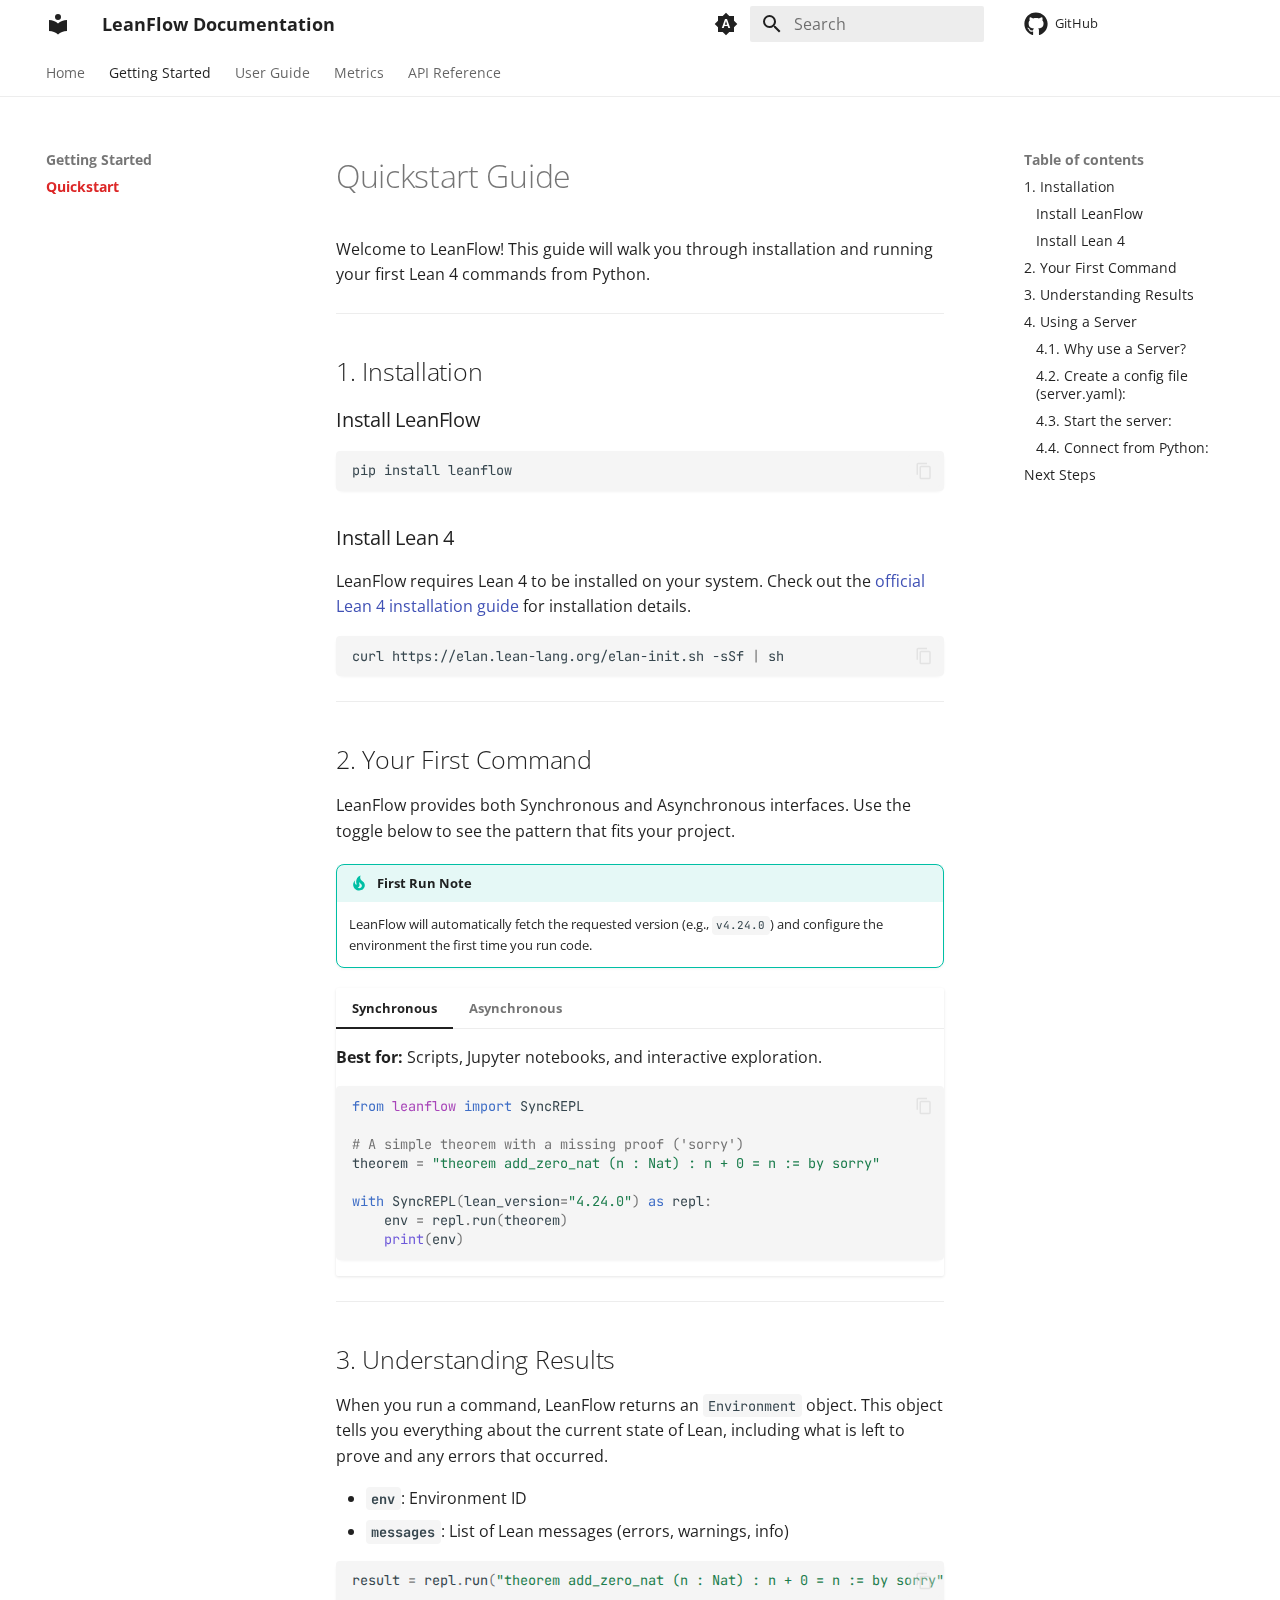
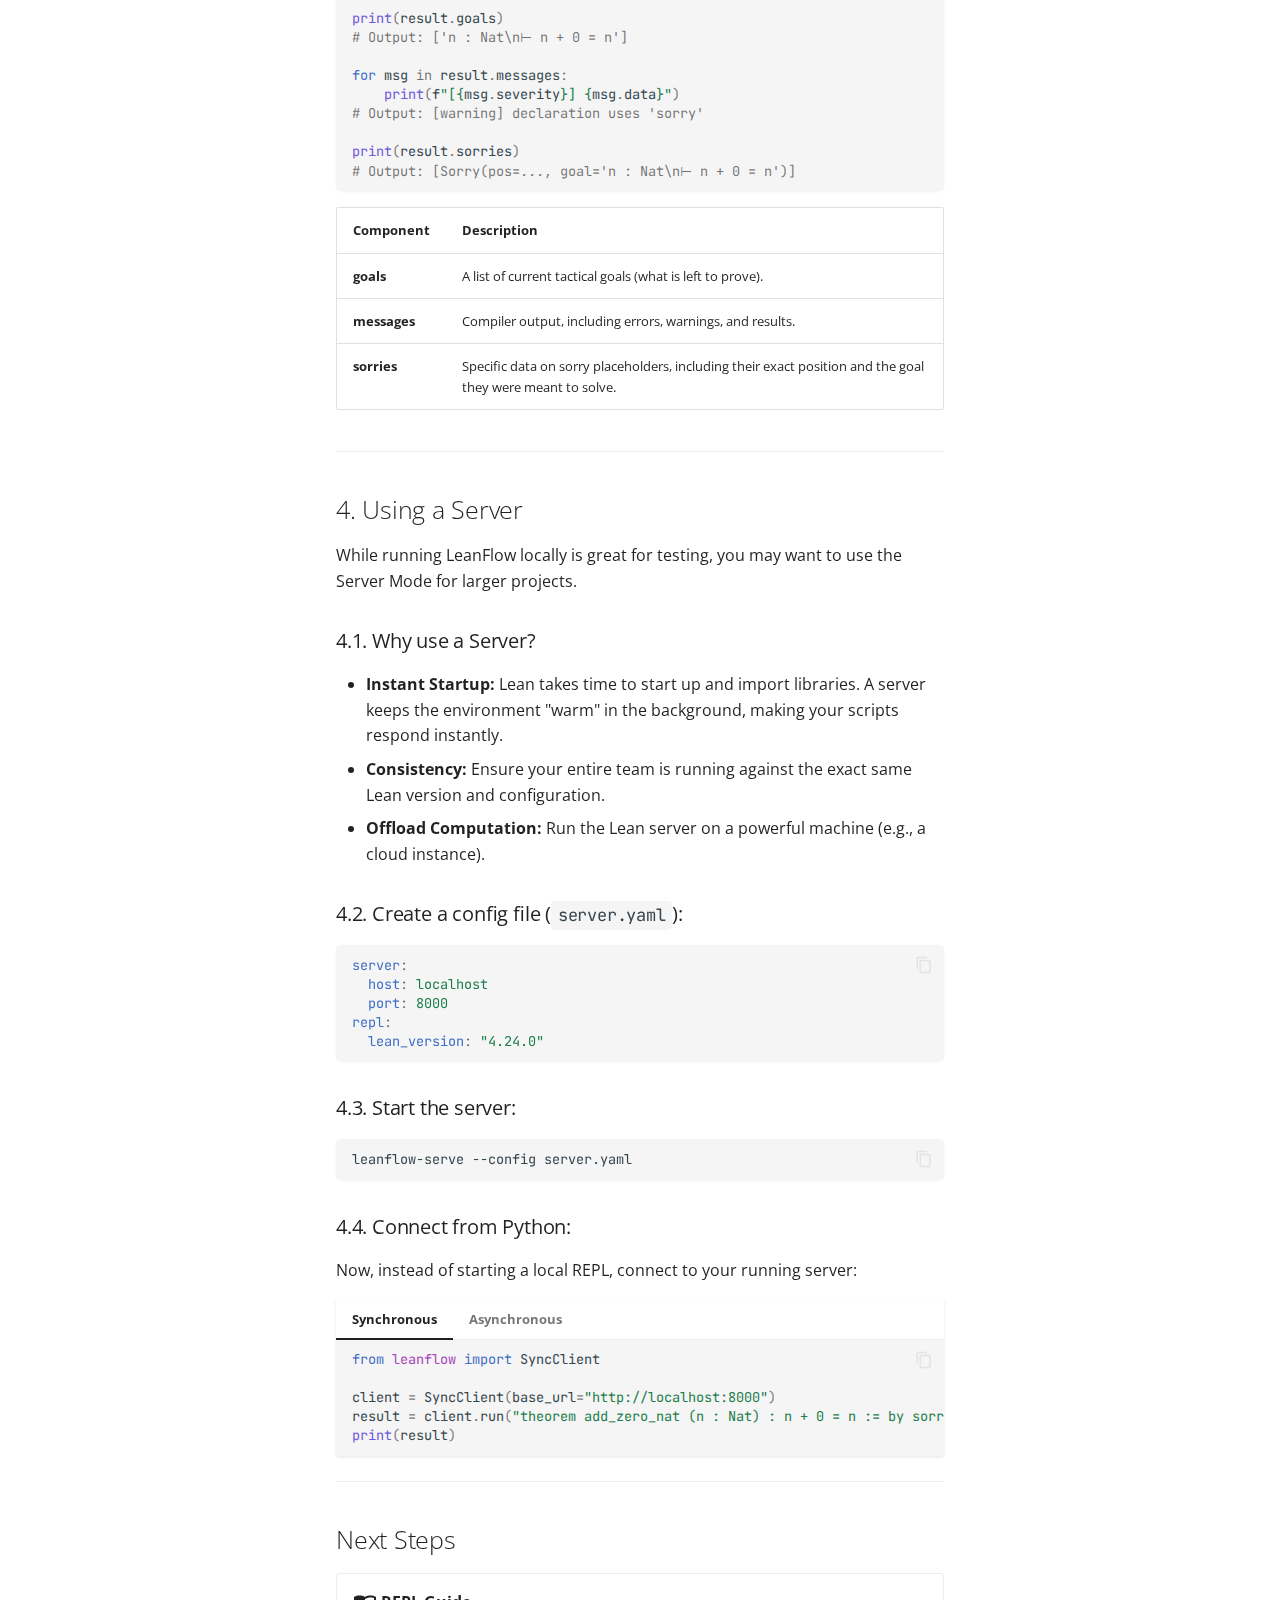
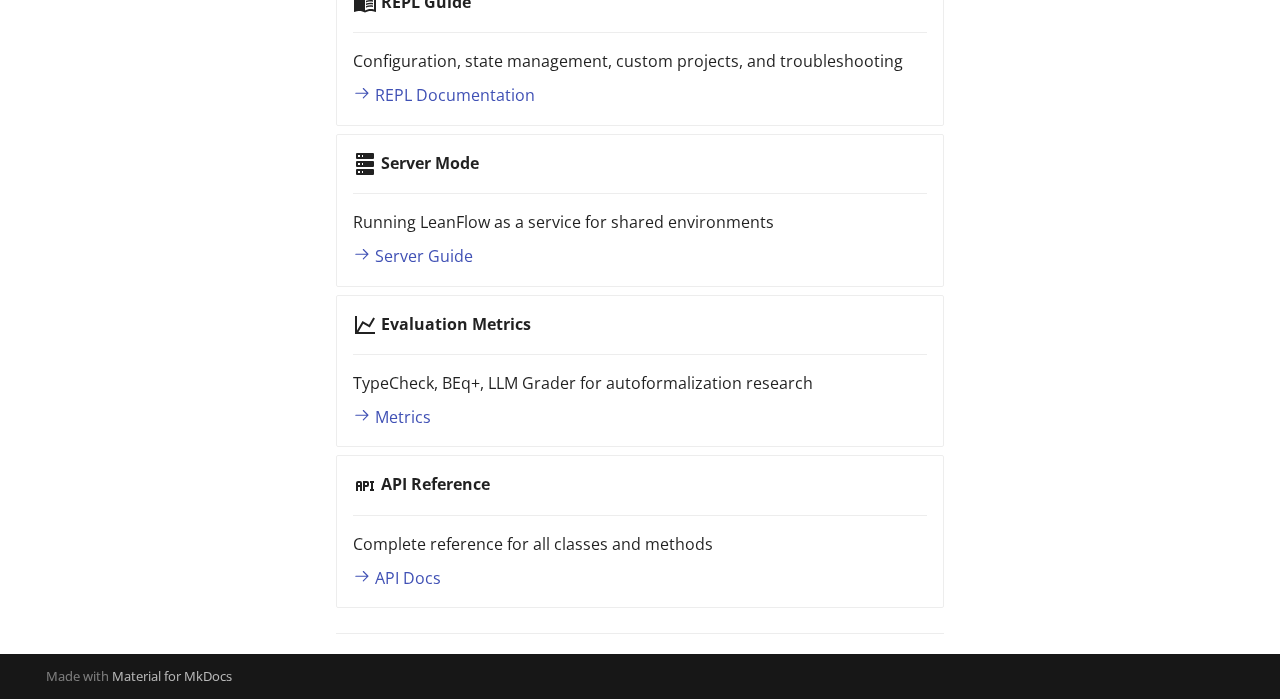
<file: quickstart/index.html>
<!doctype html>
<html lang="en" class="no-js">
  <head>
    
      <meta charset="utf-8">
      <meta name="viewport" content="width=device-width,initial-scale=1">
      
        <meta name="description" content="A flexible Python interface for Lean 4">
      
      
        <meta name="author" content="LeanFlow Team">
      
      
        <link rel="canonical" href="https://Formal-Math-Reasoning.github.io/leanflow/quickstart/">
      
      
        <link rel="prev" href="..">
      
      
        <link rel="next" href="../repl/">
      
      
        
      
      
      <link rel="icon" href="../assets/images/favicon.png">
      <meta name="generator" content="mkdocs-1.6.1, mkdocs-material-9.7.1">
    
    
      
        <title>Quickstart - LeanFlow Documentation</title>
      
    
    
      <link rel="stylesheet" href="../assets/stylesheets/main.484c7ddc.min.css">
      
        
        <link rel="stylesheet" href="../assets/stylesheets/palette.ab4e12ef.min.css">
      
      


    
    
      
    
    
      
        
        
        <link rel="preconnect" href="https://fonts.gstatic.com" crossorigin>
        <link rel="stylesheet" href="https://fonts.googleapis.com/css?family=Open+Sans:300,300i,400,400i,700,700i%7CJetBrains+Mono:400,400i,700,700i&display=fallback">
        <style>:root{--md-text-font:"Open Sans";--md-code-font:"JetBrains Mono"}</style>
      
    
    
      <link rel="stylesheet" href="../assets/_mkdocstrings.css">
    
      <link rel="stylesheet" href="../stylesheets/extra.css">
    
    <script>__md_scope=new URL("..",location),__md_hash=e=>[...e].reduce(((e,_)=>(e<<5)-e+_.charCodeAt(0)),0),__md_get=(e,_=localStorage,t=__md_scope)=>JSON.parse(_.getItem(t.pathname+"."+e)),__md_set=(e,_,t=localStorage,a=__md_scope)=>{try{t.setItem(a.pathname+"."+e,JSON.stringify(_))}catch(e){}}</script>
    
      

    
    
  </head>
  
  
    
    
      
    
    
    
    
    <body dir="ltr" data-md-color-scheme="default" data-md-color-primary="indigo" data-md-color-accent="red">
  
    
    <input class="md-toggle" data-md-toggle="drawer" type="checkbox" id="__drawer" autocomplete="off">
    <input class="md-toggle" data-md-toggle="search" type="checkbox" id="__search" autocomplete="off">
    <label class="md-overlay" for="__drawer"></label>
    <div data-md-component="skip">
      
        
        <a href="#quickstart-guide" class="md-skip">
          Skip to content
        </a>
      
    </div>
    <div data-md-component="announce">
      
    </div>
    
    
      

<header class="md-header" data-md-component="header">
  <nav class="md-header__inner md-grid" aria-label="Header">
    <a href=".." title="LeanFlow Documentation" class="md-header__button md-logo" aria-label="LeanFlow Documentation" data-md-component="logo">
      
  
  <svg xmlns="http://www.w3.org/2000/svg" viewBox="0 0 24 24"><path d="M12 8a3 3 0 0 0 3-3 3 3 0 0 0-3-3 3 3 0 0 0-3 3 3 3 0 0 0 3 3m0 3.54C9.64 9.35 6.5 8 3 8v11c3.5 0 6.64 1.35 9 3.54 2.36-2.19 5.5-3.54 9-3.54V8c-3.5 0-6.64 1.35-9 3.54"/></svg>

    </a>
    <label class="md-header__button md-icon" for="__drawer">
      
      <svg xmlns="http://www.w3.org/2000/svg" viewBox="0 0 24 24"><path d="M3 6h18v2H3zm0 5h18v2H3zm0 5h18v2H3z"/></svg>
    </label>
    <div class="md-header__title" data-md-component="header-title">
      <div class="md-header__ellipsis">
        <div class="md-header__topic">
          <span class="md-ellipsis">
            LeanFlow Documentation
          </span>
        </div>
        <div class="md-header__topic" data-md-component="header-topic">
          <span class="md-ellipsis">
            
              Quickstart
            
          </span>
        </div>
      </div>
    </div>
    
      
        <form class="md-header__option" data-md-component="palette">
  
    
    
    
    <input class="md-option" data-md-color-media="(prefers-color-scheme)" data-md-color-scheme="default" data-md-color-primary="indigo" data-md-color-accent="red"  aria-label="Switch to light mode"  type="radio" name="__palette" id="__palette_0">
    
      <label class="md-header__button md-icon" title="Switch to light mode" for="__palette_1" hidden>
        <svg xmlns="http://www.w3.org/2000/svg" viewBox="0 0 24 24"><path d="m14.3 16-.7-2h-3.2l-.7 2H7.8L11 7h2l3.2 9zM20 8.69V4h-4.69L12 .69 8.69 4H4v4.69L.69 12 4 15.31V20h4.69L12 23.31 15.31 20H20v-4.69L23.31 12zm-9.15 3.96h2.3L12 9z"/></svg>
      </label>
    
  
    
    
    
    <input class="md-option" data-md-color-media="(prefers-color-scheme: light)" data-md-color-scheme="default" data-md-color-primary="white" data-md-color-accent="red"  aria-label="Switch to dark mode"  type="radio" name="__palette" id="__palette_1">
    
      <label class="md-header__button md-icon" title="Switch to dark mode" for="__palette_2" hidden>
        <svg xmlns="http://www.w3.org/2000/svg" viewBox="0 0 24 24"><path d="m17.75 4.09-2.53 1.94.91 3.06-2.63-1.81-2.63 1.81.91-3.06-2.53-1.94L12.44 4l1.06-3 1.06 3zm3.5 6.91-1.64 1.25.59 1.98-1.7-1.17-1.7 1.17.59-1.98L15.75 11l2.06-.05L18.5 9l.69 1.95zm-2.28 4.95c.83-.08 1.72 1.1 1.19 1.85-.32.45-.66.87-1.08 1.27C15.17 23 8.84 23 4.94 19.07c-3.91-3.9-3.91-10.24 0-14.14.4-.4.82-.76 1.27-1.08.75-.53 1.93.36 1.85 1.19-.27 2.86.69 5.83 2.89 8.02a9.96 9.96 0 0 0 8.02 2.89m-1.64 2.02a12.08 12.08 0 0 1-7.8-3.47c-2.17-2.19-3.33-5-3.49-7.82-2.81 3.14-2.7 7.96.31 10.98 3.02 3.01 7.84 3.12 10.98.31"/></svg>
      </label>
    
  
    
    
    
    <input class="md-option" data-md-color-media="(prefers-color-scheme: dark)" data-md-color-scheme="slate" data-md-color-primary="black" data-md-color-accent="red"  aria-label="Switch to light mode"  type="radio" name="__palette" id="__palette_2">
    
      <label class="md-header__button md-icon" title="Switch to light mode" for="__palette_0" hidden>
        <svg xmlns="http://www.w3.org/2000/svg" viewBox="0 0 24 24"><path d="M12 7a5 5 0 0 1 5 5 5 5 0 0 1-5 5 5 5 0 0 1-5-5 5 5 0 0 1 5-5m0 2a3 3 0 0 0-3 3 3 3 0 0 0 3 3 3 3 0 0 0 3-3 3 3 0 0 0-3-3m0-7 2.39 3.42C13.65 5.15 12.84 5 12 5s-1.65.15-2.39.42zM3.34 7l4.16-.35A7.2 7.2 0 0 0 5.94 8.5c-.44.74-.69 1.5-.83 2.29zm.02 10 1.76-3.77a7.131 7.131 0 0 0 2.38 4.14zM20.65 7l-1.77 3.79a7.02 7.02 0 0 0-2.38-4.15zm-.01 10-4.14.36c.59-.51 1.12-1.14 1.54-1.86.42-.73.69-1.5.83-2.29zM12 22l-2.41-3.44c.74.27 1.55.44 2.41.44.82 0 1.63-.17 2.37-.44z"/></svg>
      </label>
    
  
</form>
      
    
    
      <script>var palette=__md_get("__palette");if(palette&&palette.color){if("(prefers-color-scheme)"===palette.color.media){var media=matchMedia("(prefers-color-scheme: light)"),input=document.querySelector(media.matches?"[data-md-color-media='(prefers-color-scheme: light)']":"[data-md-color-media='(prefers-color-scheme: dark)']");palette.color.media=input.getAttribute("data-md-color-media"),palette.color.scheme=input.getAttribute("data-md-color-scheme"),palette.color.primary=input.getAttribute("data-md-color-primary"),palette.color.accent=input.getAttribute("data-md-color-accent")}for(var[key,value]of Object.entries(palette.color))document.body.setAttribute("data-md-color-"+key,value)}</script>
    
    
    
      
      
        <label class="md-header__button md-icon" for="__search">
          
          <svg xmlns="http://www.w3.org/2000/svg" viewBox="0 0 24 24"><path d="M9.5 3A6.5 6.5 0 0 1 16 9.5c0 1.61-.59 3.09-1.56 4.23l.27.27h.79l5 5-1.5 1.5-5-5v-.79l-.27-.27A6.52 6.52 0 0 1 9.5 16 6.5 6.5 0 0 1 3 9.5 6.5 6.5 0 0 1 9.5 3m0 2C7 5 5 7 5 9.5S7 14 9.5 14 14 12 14 9.5 12 5 9.5 5"/></svg>
        </label>
        <div class="md-search" data-md-component="search" role="dialog">
  <label class="md-search__overlay" for="__search"></label>
  <div class="md-search__inner" role="search">
    <form class="md-search__form" name="search">
      <input type="text" class="md-search__input" name="query" aria-label="Search" placeholder="Search" autocapitalize="off" autocorrect="off" autocomplete="off" spellcheck="false" data-md-component="search-query" required>
      <label class="md-search__icon md-icon" for="__search">
        
        <svg xmlns="http://www.w3.org/2000/svg" viewBox="0 0 24 24"><path d="M9.5 3A6.5 6.5 0 0 1 16 9.5c0 1.61-.59 3.09-1.56 4.23l.27.27h.79l5 5-1.5 1.5-5-5v-.79l-.27-.27A6.52 6.52 0 0 1 9.5 16 6.5 6.5 0 0 1 3 9.5 6.5 6.5 0 0 1 9.5 3m0 2C7 5 5 7 5 9.5S7 14 9.5 14 14 12 14 9.5 12 5 9.5 5"/></svg>
        
        <svg xmlns="http://www.w3.org/2000/svg" viewBox="0 0 24 24"><path d="M20 11v2H8l5.5 5.5-1.42 1.42L4.16 12l7.92-7.92L13.5 5.5 8 11z"/></svg>
      </label>
      <nav class="md-search__options" aria-label="Search">
        
        <button type="reset" class="md-search__icon md-icon" title="Clear" aria-label="Clear" tabindex="-1">
          
          <svg xmlns="http://www.w3.org/2000/svg" viewBox="0 0 24 24"><path d="M19 6.41 17.59 5 12 10.59 6.41 5 5 6.41 10.59 12 5 17.59 6.41 19 12 13.41 17.59 19 19 17.59 13.41 12z"/></svg>
        </button>
      </nav>
      
        <div class="md-search__suggest" data-md-component="search-suggest"></div>
      
    </form>
    <div class="md-search__output">
      <div class="md-search__scrollwrap" tabindex="0" data-md-scrollfix>
        <div class="md-search-result" data-md-component="search-result">
          <div class="md-search-result__meta">
            Initializing search
          </div>
          <ol class="md-search-result__list" role="presentation"></ol>
        </div>
      </div>
    </div>
  </div>
</div>
      
    
    
      <div class="md-header__source">
        <a href="https://github.com/Formal-Math-Reasoning/leanflow" title="Go to repository" class="md-source" data-md-component="source">
  <div class="md-source__icon md-icon">
    
    <svg xmlns="http://www.w3.org/2000/svg" viewBox="0 0 512 512"><!--! Font Awesome Free 7.1.0 by @fontawesome - https://fontawesome.com License - https://fontawesome.com/license/free (Icons: CC BY 4.0, Fonts: SIL OFL 1.1, Code: MIT License) Copyright 2025 Fonticons, Inc.--><path d="M173.9 397.4c0 2-2.3 3.6-5.2 3.6-3.3.3-5.6-1.3-5.6-3.6 0-2 2.3-3.6 5.2-3.6 3-.3 5.6 1.3 5.6 3.6m-31.1-4.5c-.7 2 1.3 4.3 4.3 4.9 2.6 1 5.6 0 6.2-2s-1.3-4.3-4.3-5.2c-2.6-.7-5.5.3-6.2 2.3m44.2-1.7c-2.9.7-4.9 2.6-4.6 4.9.3 2 2.9 3.3 5.9 2.6 2.9-.7 4.9-2.6 4.6-4.6-.3-1.9-3-3.2-5.9-2.9M252.8 8C114.1 8 8 113.3 8 252c0 110.9 69.8 205.8 169.5 239.2 12.8 2.3 17.3-5.6 17.3-12.1 0-6.2-.3-40.4-.3-61.4 0 0-70 15-84.7-29.8 0 0-11.4-29.1-27.8-36.6 0 0-22.9-15.7 1.6-15.4 0 0 24.9 2 38.6 25.8 21.9 38.6 58.6 27.5 72.9 20.9 2.3-16 8.8-27.1 16-33.7-55.9-6.2-112.3-14.3-112.3-110.5 0-27.5 7.6-41.3 23.6-58.9-2.6-6.5-11.1-33.3 2.6-67.9 20.9-6.5 69 27 69 27 20-5.6 41.5-8.5 62.8-8.5s42.8 2.9 62.8 8.5c0 0 48.1-33.6 69-27 13.7 34.7 5.2 61.4 2.6 67.9 16 17.7 25.8 31.5 25.8 58.9 0 96.5-58.9 104.2-114.8 110.5 9.2 7.9 17 22.9 17 46.4 0 33.7-.3 75.4-.3 83.6 0 6.5 4.6 14.4 17.3 12.1C436.2 457.8 504 362.9 504 252 504 113.3 391.5 8 252.8 8M105.2 352.9c-1.3 1-1 3.3.7 5.2 1.6 1.6 3.9 2.3 5.2 1 1.3-1 1-3.3-.7-5.2-1.6-1.6-3.9-2.3-5.2-1m-10.8-8.1c-.7 1.3.3 2.9 2.3 3.9 1.6 1 3.6.7 4.3-.7.7-1.3-.3-2.9-2.3-3.9-2-.6-3.6-.3-4.3.7m32.4 35.6c-1.6 1.3-1 4.3 1.3 6.2 2.3 2.3 5.2 2.6 6.5 1 1.3-1.3.7-4.3-1.3-6.2-2.2-2.3-5.2-2.6-6.5-1m-11.4-14.7c-1.6 1-1.6 3.6 0 5.9s4.3 3.3 5.6 2.3c1.6-1.3 1.6-3.9 0-6.2-1.4-2.3-4-3.3-5.6-2"/></svg>
  </div>
  <div class="md-source__repository">
    GitHub
  </div>
</a>
      </div>
    
  </nav>
  
</header>
    
    <div class="md-container" data-md-component="container">
      
      
        
          
            
<nav class="md-tabs" aria-label="Tabs" data-md-component="tabs">
  <div class="md-grid">
    <ul class="md-tabs__list">
      
        
  
  
  
  
    <li class="md-tabs__item">
      <a href=".." class="md-tabs__link">
        
  
  
    
  
  Home

      </a>
    </li>
  

      
        
  
  
  
    
  
  
    
    
      <li class="md-tabs__item md-tabs__item--active">
        <a href="./" class="md-tabs__link">
          
  
  
    
  
  Getting Started

        </a>
      </li>
    
  

      
        
  
  
  
  
    
    
      <li class="md-tabs__item">
        <a href="../repl/" class="md-tabs__link">
          
  
  
    
  
  User Guide

        </a>
      </li>
    
  

      
        
  
  
  
  
    
    
      <li class="md-tabs__item">
        <a href="../metrics/" class="md-tabs__link">
          
  
  
    
  
  Metrics

        </a>
      </li>
    
  

      
        
  
  
  
  
    
    
      <li class="md-tabs__item">
        <a href="../api/repl/" class="md-tabs__link">
          
  
  
    
  
  API Reference

        </a>
      </li>
    
  

      
    </ul>
  </div>
</nav>
          
        
      
      <main class="md-main" data-md-component="main">
        <div class="md-main__inner md-grid">
          
            
              
              <div class="md-sidebar md-sidebar--primary" data-md-component="sidebar" data-md-type="navigation" >
                <div class="md-sidebar__scrollwrap">
                  <div class="md-sidebar__inner">
                    


  


<nav class="md-nav md-nav--primary md-nav--lifted" aria-label="Navigation" data-md-level="0">
  <label class="md-nav__title" for="__drawer">
    <a href=".." title="LeanFlow Documentation" class="md-nav__button md-logo" aria-label="LeanFlow Documentation" data-md-component="logo">
      
  
  <svg xmlns="http://www.w3.org/2000/svg" viewBox="0 0 24 24"><path d="M12 8a3 3 0 0 0 3-3 3 3 0 0 0-3-3 3 3 0 0 0-3 3 3 3 0 0 0 3 3m0 3.54C9.64 9.35 6.5 8 3 8v11c3.5 0 6.64 1.35 9 3.54 2.36-2.19 5.5-3.54 9-3.54V8c-3.5 0-6.64 1.35-9 3.54"/></svg>

    </a>
    LeanFlow Documentation
  </label>
  
    <div class="md-nav__source">
      <a href="https://github.com/Formal-Math-Reasoning/leanflow" title="Go to repository" class="md-source" data-md-component="source">
  <div class="md-source__icon md-icon">
    
    <svg xmlns="http://www.w3.org/2000/svg" viewBox="0 0 512 512"><!--! Font Awesome Free 7.1.0 by @fontawesome - https://fontawesome.com License - https://fontawesome.com/license/free (Icons: CC BY 4.0, Fonts: SIL OFL 1.1, Code: MIT License) Copyright 2025 Fonticons, Inc.--><path d="M173.9 397.4c0 2-2.3 3.6-5.2 3.6-3.3.3-5.6-1.3-5.6-3.6 0-2 2.3-3.6 5.2-3.6 3-.3 5.6 1.3 5.6 3.6m-31.1-4.5c-.7 2 1.3 4.3 4.3 4.9 2.6 1 5.6 0 6.2-2s-1.3-4.3-4.3-5.2c-2.6-.7-5.5.3-6.2 2.3m44.2-1.7c-2.9.7-4.9 2.6-4.6 4.9.3 2 2.9 3.3 5.9 2.6 2.9-.7 4.9-2.6 4.6-4.6-.3-1.9-3-3.2-5.9-2.9M252.8 8C114.1 8 8 113.3 8 252c0 110.9 69.8 205.8 169.5 239.2 12.8 2.3 17.3-5.6 17.3-12.1 0-6.2-.3-40.4-.3-61.4 0 0-70 15-84.7-29.8 0 0-11.4-29.1-27.8-36.6 0 0-22.9-15.7 1.6-15.4 0 0 24.9 2 38.6 25.8 21.9 38.6 58.6 27.5 72.9 20.9 2.3-16 8.8-27.1 16-33.7-55.9-6.2-112.3-14.3-112.3-110.5 0-27.5 7.6-41.3 23.6-58.9-2.6-6.5-11.1-33.3 2.6-67.9 20.9-6.5 69 27 69 27 20-5.6 41.5-8.5 62.8-8.5s42.8 2.9 62.8 8.5c0 0 48.1-33.6 69-27 13.7 34.7 5.2 61.4 2.6 67.9 16 17.7 25.8 31.5 25.8 58.9 0 96.5-58.9 104.2-114.8 110.5 9.2 7.9 17 22.9 17 46.4 0 33.7-.3 75.4-.3 83.6 0 6.5 4.6 14.4 17.3 12.1C436.2 457.8 504 362.9 504 252 504 113.3 391.5 8 252.8 8M105.2 352.9c-1.3 1-1 3.3.7 5.2 1.6 1.6 3.9 2.3 5.2 1 1.3-1 1-3.3-.7-5.2-1.6-1.6-3.9-2.3-5.2-1m-10.8-8.1c-.7 1.3.3 2.9 2.3 3.9 1.6 1 3.6.7 4.3-.7.7-1.3-.3-2.9-2.3-3.9-2-.6-3.6-.3-4.3.7m32.4 35.6c-1.6 1.3-1 4.3 1.3 6.2 2.3 2.3 5.2 2.6 6.5 1 1.3-1.3.7-4.3-1.3-6.2-2.2-2.3-5.2-2.6-6.5-1m-11.4-14.7c-1.6 1-1.6 3.6 0 5.9s4.3 3.3 5.6 2.3c1.6-1.3 1.6-3.9 0-6.2-1.4-2.3-4-3.3-5.6-2"/></svg>
  </div>
  <div class="md-source__repository">
    GitHub
  </div>
</a>
    </div>
  
  <ul class="md-nav__list" data-md-scrollfix>
    
      
      
  
  
  
  
    <li class="md-nav__item">
      <a href=".." class="md-nav__link">
        
  
  
  <span class="md-ellipsis">
    
  
    Home
  

    
  </span>
  
  

      </a>
    </li>
  

    
      
      
  
  
    
  
  
  
    
    
      
        
      
    
    
    
      
        
        
      
      
        
      
    
    
    <li class="md-nav__item md-nav__item--active md-nav__item--section md-nav__item--nested">
      
        
        
        <input class="md-nav__toggle md-toggle " type="checkbox" id="__nav_2" checked>
        
          
          <label class="md-nav__link" for="__nav_2" id="__nav_2_label" tabindex="">
            
  
  
  <span class="md-ellipsis">
    
  
    Getting Started
  

    
  </span>
  
  

            <span class="md-nav__icon md-icon"></span>
          </label>
        
        <nav class="md-nav" data-md-level="1" aria-labelledby="__nav_2_label" aria-expanded="true">
          <label class="md-nav__title" for="__nav_2">
            <span class="md-nav__icon md-icon"></span>
            
  
    Getting Started
  

          </label>
          <ul class="md-nav__list" data-md-scrollfix>
            
              
                
  
  
    
  
  
  
    <li class="md-nav__item md-nav__item--active">
      
      <input class="md-nav__toggle md-toggle" type="checkbox" id="__toc">
      
      
        
      
      
        <label class="md-nav__link md-nav__link--active" for="__toc">
          
  
  
  <span class="md-ellipsis">
    
  
    Quickstart
  

    
  </span>
  
  

          <span class="md-nav__icon md-icon"></span>
        </label>
      
      <a href="./" class="md-nav__link md-nav__link--active">
        
  
  
  <span class="md-ellipsis">
    
  
    Quickstart
  

    
  </span>
  
  

      </a>
      
        

<nav class="md-nav md-nav--secondary" aria-label="Table of contents">
  
  
  
    
  
  
    <label class="md-nav__title" for="__toc">
      <span class="md-nav__icon md-icon"></span>
      Table of contents
    </label>
    <ul class="md-nav__list" data-md-component="toc" data-md-scrollfix>
      
        <li class="md-nav__item">
  <a href="#1-installation" class="md-nav__link">
    <span class="md-ellipsis">
      
        1. Installation
      
    </span>
  </a>
  
    <nav class="md-nav" aria-label="1. Installation">
      <ul class="md-nav__list">
        
          <li class="md-nav__item">
  <a href="#install-leanflow" class="md-nav__link">
    <span class="md-ellipsis">
      
        Install LeanFlow
      
    </span>
  </a>
  
</li>
        
          <li class="md-nav__item">
  <a href="#install-lean-4" class="md-nav__link">
    <span class="md-ellipsis">
      
        Install Lean 4
      
    </span>
  </a>
  
</li>
        
      </ul>
    </nav>
  
</li>
      
        <li class="md-nav__item">
  <a href="#2-your-first-command" class="md-nav__link">
    <span class="md-ellipsis">
      
        2. Your First Command
      
    </span>
  </a>
  
</li>
      
        <li class="md-nav__item">
  <a href="#3-understanding-results" class="md-nav__link">
    <span class="md-ellipsis">
      
        3. Understanding Results
      
    </span>
  </a>
  
</li>
      
        <li class="md-nav__item">
  <a href="#4-using-a-server" class="md-nav__link">
    <span class="md-ellipsis">
      
        4. Using a Server
      
    </span>
  </a>
  
    <nav class="md-nav" aria-label="4. Using a Server">
      <ul class="md-nav__list">
        
          <li class="md-nav__item">
  <a href="#41-why-use-a-server" class="md-nav__link">
    <span class="md-ellipsis">
      
        4.1. Why use a Server?
      
    </span>
  </a>
  
</li>
        
          <li class="md-nav__item">
  <a href="#42-create-a-config-file-serveryaml" class="md-nav__link">
    <span class="md-ellipsis">
      
        4.2. Create a config file (server.yaml):
      
    </span>
  </a>
  
</li>
        
          <li class="md-nav__item">
  <a href="#43-start-the-server" class="md-nav__link">
    <span class="md-ellipsis">
      
        4.3. Start the server:
      
    </span>
  </a>
  
</li>
        
          <li class="md-nav__item">
  <a href="#44-connect-from-python" class="md-nav__link">
    <span class="md-ellipsis">
      
        4.4. Connect from Python:
      
    </span>
  </a>
  
</li>
        
      </ul>
    </nav>
  
</li>
      
        <li class="md-nav__item">
  <a href="#next-steps" class="md-nav__link">
    <span class="md-ellipsis">
      
        Next Steps
      
    </span>
  </a>
  
</li>
      
    </ul>
  
</nav>
      
    </li>
  

              
            
          </ul>
        </nav>
      
    </li>
  

    
      
      
  
  
  
  
    
    
      
        
      
        
      
        
      
    
    
    
      
      
        
      
    
    
    <li class="md-nav__item md-nav__item--nested">
      
        
        
          
        
        <input class="md-nav__toggle md-toggle md-toggle--indeterminate" type="checkbox" id="__nav_3" >
        
          
          <label class="md-nav__link" for="__nav_3" id="__nav_3_label" tabindex="0">
            
  
  
  <span class="md-ellipsis">
    
  
    User Guide
  

    
  </span>
  
  

            <span class="md-nav__icon md-icon"></span>
          </label>
        
        <nav class="md-nav" data-md-level="1" aria-labelledby="__nav_3_label" aria-expanded="false">
          <label class="md-nav__title" for="__nav_3">
            <span class="md-nav__icon md-icon"></span>
            
  
    User Guide
  

          </label>
          <ul class="md-nav__list" data-md-scrollfix>
            
              
                
  
  
  
  
    <li class="md-nav__item">
      <a href="../repl/" class="md-nav__link">
        
  
  
  <span class="md-ellipsis">
    
  
    REPL
  

    
  </span>
  
  

      </a>
    </li>
  

              
            
              
                
  
  
  
  
    <li class="md-nav__item">
      <a href="../server/" class="md-nav__link">
        
  
  
  <span class="md-ellipsis">
    
  
    Server
  

    
  </span>
  
  

      </a>
    </li>
  

              
            
              
                
  
  
  
  
    <li class="md-nav__item">
      <a href="../cli/" class="md-nav__link">
        
  
  
  <span class="md-ellipsis">
    
  
    Evaluation
  

    
  </span>
  
  

      </a>
    </li>
  

              
            
          </ul>
        </nav>
      
    </li>
  

    
      
      
  
  
  
  
    
    
      
        
      
        
      
    
    
    
      
      
        
      
    
    
    <li class="md-nav__item md-nav__item--nested">
      
        
        
          
        
        <input class="md-nav__toggle md-toggle md-toggle--indeterminate" type="checkbox" id="__nav_4" >
        
          
          <label class="md-nav__link" for="__nav_4" id="__nav_4_label" tabindex="0">
            
  
  
  <span class="md-ellipsis">
    
  
    Metrics
  

    
  </span>
  
  

            <span class="md-nav__icon md-icon"></span>
          </label>
        
        <nav class="md-nav" data-md-level="1" aria-labelledby="__nav_4_label" aria-expanded="false">
          <label class="md-nav__title" for="__nav_4">
            <span class="md-nav__icon md-icon"></span>
            
  
    Metrics
  

          </label>
          <ul class="md-nav__list" data-md-scrollfix>
            
              
                
  
  
  
  
    <li class="md-nav__item">
      <a href="../metrics/" class="md-nav__link">
        
  
  
  <span class="md-ellipsis">
    
  
    Overview
  

    
  </span>
  
  

      </a>
    </li>
  

              
            
              
                
  
  
  
  
    <li class="md-nav__item">
      <a href="../custom_metrics/" class="md-nav__link">
        
  
  
  <span class="md-ellipsis">
    
  
    Custom Metrics
  

    
  </span>
  
  

      </a>
    </li>
  

              
            
          </ul>
        </nav>
      
    </li>
  

    
      
      
  
  
  
  
    
    
      
        
      
        
      
        
      
        
      
        
      
    
    
    
      
      
        
      
    
    
    <li class="md-nav__item md-nav__item--nested">
      
        
        
          
        
        <input class="md-nav__toggle md-toggle md-toggle--indeterminate" type="checkbox" id="__nav_5" >
        
          
          <label class="md-nav__link" for="__nav_5" id="__nav_5_label" tabindex="0">
            
  
  
  <span class="md-ellipsis">
    
  
    API Reference
  

    
  </span>
  
  

            <span class="md-nav__icon md-icon"></span>
          </label>
        
        <nav class="md-nav" data-md-level="1" aria-labelledby="__nav_5_label" aria-expanded="false">
          <label class="md-nav__title" for="__nav_5">
            <span class="md-nav__icon md-icon"></span>
            
  
    API Reference
  

          </label>
          <ul class="md-nav__list" data-md-scrollfix>
            
              
                
  
  
  
  
    <li class="md-nav__item">
      <a href="../api/repl/" class="md-nav__link">
        
  
  
  <span class="md-ellipsis">
    
  
    REPL
  

    
  </span>
  
  

      </a>
    </li>
  

              
            
              
                
  
  
  
  
    <li class="md-nav__item">
      <a href="../api/server/" class="md-nav__link">
        
  
  
  <span class="md-ellipsis">
    
  
    Server
  

    
  </span>
  
  

      </a>
    </li>
  

              
            
              
                
  
  
  
  
    <li class="md-nav__item">
      <a href="../api/client/" class="md-nav__link">
        
  
  
  <span class="md-ellipsis">
    
  
    Client
  

    
  </span>
  
  

      </a>
    </li>
  

              
            
              
                
  
  
  
  
    <li class="md-nav__item">
      <a href="../api/errors/" class="md-nav__link">
        
  
  
  <span class="md-ellipsis">
    
  
    Errors
  

    
  </span>
  
  

      </a>
    </li>
  

              
            
              
                
  
  
  
  
    <li class="md-nav__item">
      <a href="../api/metrics/" class="md-nav__link">
        
  
  
  <span class="md-ellipsis">
    
  
    Metrics
  

    
  </span>
  
  

      </a>
    </li>
  

              
            
          </ul>
        </nav>
      
    </li>
  

    
  </ul>
</nav>
                  </div>
                </div>
              </div>
            
            
              
              <div class="md-sidebar md-sidebar--secondary" data-md-component="sidebar" data-md-type="toc" >
                <div class="md-sidebar__scrollwrap">
                  <div class="md-sidebar__inner">
                    

<nav class="md-nav md-nav--secondary" aria-label="Table of contents">
  
  
  
    
  
  
    <label class="md-nav__title" for="__toc">
      <span class="md-nav__icon md-icon"></span>
      Table of contents
    </label>
    <ul class="md-nav__list" data-md-component="toc" data-md-scrollfix>
      
        <li class="md-nav__item">
  <a href="#1-installation" class="md-nav__link">
    <span class="md-ellipsis">
      
        1. Installation
      
    </span>
  </a>
  
    <nav class="md-nav" aria-label="1. Installation">
      <ul class="md-nav__list">
        
          <li class="md-nav__item">
  <a href="#install-leanflow" class="md-nav__link">
    <span class="md-ellipsis">
      
        Install LeanFlow
      
    </span>
  </a>
  
</li>
        
          <li class="md-nav__item">
  <a href="#install-lean-4" class="md-nav__link">
    <span class="md-ellipsis">
      
        Install Lean 4
      
    </span>
  </a>
  
</li>
        
      </ul>
    </nav>
  
</li>
      
        <li class="md-nav__item">
  <a href="#2-your-first-command" class="md-nav__link">
    <span class="md-ellipsis">
      
        2. Your First Command
      
    </span>
  </a>
  
</li>
      
        <li class="md-nav__item">
  <a href="#3-understanding-results" class="md-nav__link">
    <span class="md-ellipsis">
      
        3. Understanding Results
      
    </span>
  </a>
  
</li>
      
        <li class="md-nav__item">
  <a href="#4-using-a-server" class="md-nav__link">
    <span class="md-ellipsis">
      
        4. Using a Server
      
    </span>
  </a>
  
    <nav class="md-nav" aria-label="4. Using a Server">
      <ul class="md-nav__list">
        
          <li class="md-nav__item">
  <a href="#41-why-use-a-server" class="md-nav__link">
    <span class="md-ellipsis">
      
        4.1. Why use a Server?
      
    </span>
  </a>
  
</li>
        
          <li class="md-nav__item">
  <a href="#42-create-a-config-file-serveryaml" class="md-nav__link">
    <span class="md-ellipsis">
      
        4.2. Create a config file (server.yaml):
      
    </span>
  </a>
  
</li>
        
          <li class="md-nav__item">
  <a href="#43-start-the-server" class="md-nav__link">
    <span class="md-ellipsis">
      
        4.3. Start the server:
      
    </span>
  </a>
  
</li>
        
          <li class="md-nav__item">
  <a href="#44-connect-from-python" class="md-nav__link">
    <span class="md-ellipsis">
      
        4.4. Connect from Python:
      
    </span>
  </a>
  
</li>
        
      </ul>
    </nav>
  
</li>
      
        <li class="md-nav__item">
  <a href="#next-steps" class="md-nav__link">
    <span class="md-ellipsis">
      
        Next Steps
      
    </span>
  </a>
  
</li>
      
    </ul>
  
</nav>
                  </div>
                </div>
              </div>
            
          
          
            <div class="md-content" data-md-component="content">
              
              <article class="md-content__inner md-typeset">
                
                  


  
  


<h1 id="quickstart-guide">Quickstart Guide</h1>
<p>Welcome to LeanFlow! This guide will walk you through installation and running your first Lean 4 commands from Python.</p>
<hr />
<h2 id="1-installation">1. Installation</h2>
<h3 id="install-leanflow">Install LeanFlow</h3>
<div class="language-bash highlight"><pre><span></span><code><span id="__span-0-1"><a id="__codelineno-0-1" name="__codelineno-0-1" href="#__codelineno-0-1"></a>pip<span class="w"> </span>install<span class="w"> </span>leanflow
</span></code></pre></div>
<h3 id="install-lean-4">Install Lean 4</h3>
<p>LeanFlow requires Lean 4 to be installed on your system. Check out the <a href="https://lean-lang.org/install/">official Lean 4 installation guide</a> for installation details.</p>
<div class="language-bash highlight"><pre><span></span><code><span id="__span-1-1"><a id="__codelineno-1-1" name="__codelineno-1-1" href="#__codelineno-1-1"></a>curl<span class="w"> </span>https://elan.lean-lang.org/elan-init.sh<span class="w"> </span>-sSf<span class="w"> </span><span class="p">|</span><span class="w"> </span>sh
</span></code></pre></div>
<hr />
<h2 id="2-your-first-command">2. Your First Command</h2>
<p>LeanFlow provides both Synchronous and Asynchronous interfaces. Use the toggle below to see the pattern that fits your project.</p>
<div class="admonition tip">
<p class="admonition-title">First Run Note</p>
<p>LeanFlow will automatically fetch the requested version (e.g., <code>v4.24.0</code>) and configure the environment the first time you run code.</p>
</div>
<div class="tabbed-set tabbed-alternate" data-tabs="1:2"><input checked="checked" id="__tabbed_1_1" name="__tabbed_1" type="radio" /><input id="__tabbed_1_2" name="__tabbed_1" type="radio" /><div class="tabbed-labels"><label for="__tabbed_1_1">Synchronous</label><label for="__tabbed_1_2">Asynchronous</label></div>
<div class="tabbed-content">
<div class="tabbed-block">
<p><strong>Best for:</strong> Scripts, Jupyter notebooks, and interactive exploration.</p>
<div class="language-python highlight"><pre><span></span><code><span id="__span-2-1"><a id="__codelineno-2-1" name="__codelineno-2-1" href="#__codelineno-2-1"></a><span class="kn">from</span><span class="w"> </span><span class="nn">leanflow</span><span class="w"> </span><span class="kn">import</span> <span class="n">SyncREPL</span>
</span><span id="__span-2-2"><a id="__codelineno-2-2" name="__codelineno-2-2" href="#__codelineno-2-2"></a>
</span><span id="__span-2-3"><a id="__codelineno-2-3" name="__codelineno-2-3" href="#__codelineno-2-3"></a><span class="c1"># A simple theorem with a missing proof (&#39;sorry&#39;)</span>
</span><span id="__span-2-4"><a id="__codelineno-2-4" name="__codelineno-2-4" href="#__codelineno-2-4"></a><span class="n">theorem</span> <span class="o">=</span> <span class="s2">&quot;theorem add_zero_nat (n : Nat) : n + 0 = n := by sorry&quot;</span>
</span><span id="__span-2-5"><a id="__codelineno-2-5" name="__codelineno-2-5" href="#__codelineno-2-5"></a>
</span><span id="__span-2-6"><a id="__codelineno-2-6" name="__codelineno-2-6" href="#__codelineno-2-6"></a><span class="k">with</span> <span class="n">SyncREPL</span><span class="p">(</span><span class="n">lean_version</span><span class="o">=</span><span class="s2">&quot;4.24.0&quot;</span><span class="p">)</span> <span class="k">as</span> <span class="n">repl</span><span class="p">:</span>
</span><span id="__span-2-7"><a id="__codelineno-2-7" name="__codelineno-2-7" href="#__codelineno-2-7"></a>    <span class="n">env</span> <span class="o">=</span> <span class="n">repl</span><span class="o">.</span><span class="n">run</span><span class="p">(</span><span class="n">theorem</span><span class="p">)</span>
</span><span id="__span-2-8"><a id="__codelineno-2-8" name="__codelineno-2-8" href="#__codelineno-2-8"></a>    <span class="nb">print</span><span class="p">(</span><span class="n">env</span><span class="p">)</span>
</span></code></pre></div>
</div>
<div class="tabbed-block">
<p><strong>Best for:</strong> High-throughput research and production environments.</p>
<div class="language-python highlight"><pre><span></span><code><span id="__span-3-1"><a id="__codelineno-3-1" name="__codelineno-3-1" href="#__codelineno-3-1"></a><span class="kn">import</span><span class="w"> </span><span class="nn">asyncio</span>
</span><span id="__span-3-2"><a id="__codelineno-3-2" name="__codelineno-3-2" href="#__codelineno-3-2"></a><span class="kn">from</span><span class="w"> </span><span class="nn">leanflow</span><span class="w"> </span><span class="kn">import</span> <span class="n">REPL</span>
</span><span id="__span-3-3"><a id="__codelineno-3-3" name="__codelineno-3-3" href="#__codelineno-3-3"></a>
</span><span id="__span-3-4"><a id="__codelineno-3-4" name="__codelineno-3-4" href="#__codelineno-3-4"></a><span class="k">async</span> <span class="k">def</span><span class="w"> </span><span class="nf">main</span><span class="p">():</span>
</span><span id="__span-3-5"><a id="__codelineno-3-5" name="__codelineno-3-5" href="#__codelineno-3-5"></a>
</span><span id="__span-3-6"><a id="__codelineno-3-6" name="__codelineno-3-6" href="#__codelineno-3-6"></a>    <span class="c1"># A simple theorem with a missing proof (&#39;sorry&#39;)</span>
</span><span id="__span-3-7"><a id="__codelineno-3-7" name="__codelineno-3-7" href="#__codelineno-3-7"></a>    <span class="n">theorem</span> <span class="o">=</span> <span class="s2">&quot;theorem add_zero_nat (n : Nat) : n + 0 = n := by sorry&quot;</span>
</span><span id="__span-3-8"><a id="__codelineno-3-8" name="__codelineno-3-8" href="#__codelineno-3-8"></a>
</span><span id="__span-3-9"><a id="__codelineno-3-9" name="__codelineno-3-9" href="#__codelineno-3-9"></a>    <span class="k">async</span> <span class="k">with</span> <span class="n">REPL</span><span class="p">(</span><span class="n">lean_version</span><span class="o">=</span><span class="s2">&quot;4.24.0&quot;</span><span class="p">)</span> <span class="k">as</span> <span class="n">repl</span><span class="p">:</span>
</span><span id="__span-3-10"><a id="__codelineno-3-10" name="__codelineno-3-10" href="#__codelineno-3-10"></a>        <span class="n">result</span> <span class="o">=</span> <span class="k">await</span> <span class="n">repl</span><span class="o">.</span><span class="n">run</span><span class="p">(</span><span class="n">theorem</span><span class="p">)</span>
</span><span id="__span-3-11"><a id="__codelineno-3-11" name="__codelineno-3-11" href="#__codelineno-3-11"></a>        <span class="nb">print</span><span class="p">(</span><span class="n">result</span><span class="p">)</span>
</span><span id="__span-3-12"><a id="__codelineno-3-12" name="__codelineno-3-12" href="#__codelineno-3-12"></a>
</span><span id="__span-3-13"><a id="__codelineno-3-13" name="__codelineno-3-13" href="#__codelineno-3-13"></a><span class="k">if</span> <span class="vm">__name__</span> <span class="o">==</span> <span class="s2">&quot;__main__&quot;</span><span class="p">:</span>
</span><span id="__span-3-14"><a id="__codelineno-3-14" name="__codelineno-3-14" href="#__codelineno-3-14"></a>    <span class="n">asyncio</span><span class="o">.</span><span class="n">run</span><span class="p">(</span><span class="n">main</span><span class="p">())</span>
</span></code></pre></div>
</div>
</div>
</div>
<hr />
<h2 id="3-understanding-results">3. Understanding Results</h2>
<p>When you run a command, LeanFlow returns an <code>Environment</code> object. This object tells you everything about the current state of Lean, including what is left to prove and any errors that occurred.</p>
<ul>
<li><strong><code>env</code></strong>: Environment ID</li>
<li><strong><code>messages</code></strong>: List of Lean messages (errors, warnings, info)</li>
</ul>
<div class="language-python highlight"><pre><span></span><code><span id="__span-4-1"><a id="__codelineno-4-1" name="__codelineno-4-1" href="#__codelineno-4-1"></a><span class="n">result</span> <span class="o">=</span> <span class="n">repl</span><span class="o">.</span><span class="n">run</span><span class="p">(</span><span class="s2">&quot;theorem add_zero_nat (n : Nat) : n + 0 = n := by sorry&quot;</span><span class="p">)</span>
</span><span id="__span-4-2"><a id="__codelineno-4-2" name="__codelineno-4-2" href="#__codelineno-4-2"></a>
</span><span id="__span-4-3"><a id="__codelineno-4-3" name="__codelineno-4-3" href="#__codelineno-4-3"></a><span class="nb">print</span><span class="p">(</span><span class="n">result</span><span class="o">.</span><span class="n">goals</span><span class="p">)</span> 
</span><span id="__span-4-4"><a id="__codelineno-4-4" name="__codelineno-4-4" href="#__codelineno-4-4"></a><span class="c1"># Output: [&#39;n : Nat\n⊢ n + 0 = n&#39;]</span>
</span><span id="__span-4-5"><a id="__codelineno-4-5" name="__codelineno-4-5" href="#__codelineno-4-5"></a>
</span><span id="__span-4-6"><a id="__codelineno-4-6" name="__codelineno-4-6" href="#__codelineno-4-6"></a><span class="k">for</span> <span class="n">msg</span> <span class="ow">in</span> <span class="n">result</span><span class="o">.</span><span class="n">messages</span><span class="p">:</span>
</span><span id="__span-4-7"><a id="__codelineno-4-7" name="__codelineno-4-7" href="#__codelineno-4-7"></a>    <span class="nb">print</span><span class="p">(</span><span class="sa">f</span><span class="s2">&quot;[</span><span class="si">{</span><span class="n">msg</span><span class="o">.</span><span class="n">severity</span><span class="si">}</span><span class="s2">] </span><span class="si">{</span><span class="n">msg</span><span class="o">.</span><span class="n">data</span><span class="si">}</span><span class="s2">&quot;</span><span class="p">)</span>
</span><span id="__span-4-8"><a id="__codelineno-4-8" name="__codelineno-4-8" href="#__codelineno-4-8"></a><span class="c1"># Output: [warning] declaration uses &#39;sorry&#39;</span>
</span><span id="__span-4-9"><a id="__codelineno-4-9" name="__codelineno-4-9" href="#__codelineno-4-9"></a>
</span><span id="__span-4-10"><a id="__codelineno-4-10" name="__codelineno-4-10" href="#__codelineno-4-10"></a><span class="nb">print</span><span class="p">(</span><span class="n">result</span><span class="o">.</span><span class="n">sorries</span><span class="p">)</span>
</span><span id="__span-4-11"><a id="__codelineno-4-11" name="__codelineno-4-11" href="#__codelineno-4-11"></a><span class="c1"># Output: [Sorry(pos=..., goal=&#39;n : Nat\n⊢ n + 0 = n&#39;)]</span>
</span></code></pre></div>
<table>
<thead>
<tr>
<th style="text-align: left;">Component</th>
<th style="text-align: left;">Description</th>
</tr>
</thead>
<tbody>
<tr>
<td style="text-align: left;"><strong>goals</strong></td>
<td style="text-align: left;">A list of current tactical goals (what is left to prove).</td>
</tr>
<tr>
<td style="text-align: left;"><strong>messages</strong></td>
<td style="text-align: left;">Compiler output, including errors, warnings, and results.</td>
</tr>
<tr>
<td style="text-align: left;"><strong>sorries</strong></td>
<td style="text-align: left;">Specific data on sorry placeholders, including their exact position and the goal they were meant to solve.</td>
</tr>
</tbody>
</table>
<hr />
<h2 id="4-using-a-server">4. Using a Server</h2>
<p>While running LeanFlow locally is great for testing, you may want to use the Server Mode for larger projects.</p>
<h3 id="41-why-use-a-server">4.1. Why use a Server?</h3>
<ul>
<li><strong>Instant Startup:</strong> Lean takes time to start up and import libraries. A server keeps the environment "warm" in the background, making your scripts respond instantly.</li>
<li><strong>Consistency:</strong> Ensure your entire team is running against the exact same Lean version and configuration.</li>
<li><strong>Offload Computation:</strong> Run the Lean server on a powerful machine (e.g., a cloud instance).</li>
</ul>
<h3 id="42-create-a-config-file-serveryaml">4.2. Create a config file (<code>server.yaml</code>):</h3>
<div class="language-yaml highlight"><pre><span></span><code><span id="__span-5-1"><a id="__codelineno-5-1" name="__codelineno-5-1" href="#__codelineno-5-1"></a><span class="nt">server</span><span class="p">:</span>
</span><span id="__span-5-2"><a id="__codelineno-5-2" name="__codelineno-5-2" href="#__codelineno-5-2"></a><span class="w">  </span><span class="nt">host</span><span class="p">:</span><span class="w"> </span><span class="l l-Scalar l-Scalar-Plain">localhost</span>
</span><span id="__span-5-3"><a id="__codelineno-5-3" name="__codelineno-5-3" href="#__codelineno-5-3"></a><span class="w">  </span><span class="nt">port</span><span class="p">:</span><span class="w"> </span><span class="l l-Scalar l-Scalar-Plain">8000</span>
</span><span id="__span-5-4"><a id="__codelineno-5-4" name="__codelineno-5-4" href="#__codelineno-5-4"></a><span class="nt">repl</span><span class="p">:</span>
</span><span id="__span-5-5"><a id="__codelineno-5-5" name="__codelineno-5-5" href="#__codelineno-5-5"></a><span class="w">  </span><span class="nt">lean_version</span><span class="p">:</span><span class="w"> </span><span class="s">&quot;4.24.0&quot;</span>
</span></code></pre></div>
<h3 id="43-start-the-server">4.3. Start the server:</h3>
<div class="language-bash highlight"><pre><span></span><code><span id="__span-6-1"><a id="__codelineno-6-1" name="__codelineno-6-1" href="#__codelineno-6-1"></a>leanflow-serve<span class="w"> </span>--config<span class="w"> </span>server.yaml
</span></code></pre></div>
<h3 id="44-connect-from-python">4.4. Connect from Python:</h3>
<p>Now, instead of starting a local REPL, connect to your running server:</p>
<div class="tabbed-set tabbed-alternate" data-tabs="2:2"><input checked="checked" id="__tabbed_2_1" name="__tabbed_2" type="radio" /><input id="__tabbed_2_2" name="__tabbed_2" type="radio" /><div class="tabbed-labels"><label for="__tabbed_2_1">Synchronous</label><label for="__tabbed_2_2">Asynchronous</label></div>
<div class="tabbed-content">
<div class="tabbed-block">
<div class="language-python highlight"><pre><span></span><code><span id="__span-7-1"><a id="__codelineno-7-1" name="__codelineno-7-1" href="#__codelineno-7-1"></a><span class="kn">from</span><span class="w"> </span><span class="nn">leanflow</span><span class="w"> </span><span class="kn">import</span> <span class="n">SyncClient</span>
</span><span id="__span-7-2"><a id="__codelineno-7-2" name="__codelineno-7-2" href="#__codelineno-7-2"></a>
</span><span id="__span-7-3"><a id="__codelineno-7-3" name="__codelineno-7-3" href="#__codelineno-7-3"></a><span class="n">client</span> <span class="o">=</span> <span class="n">SyncClient</span><span class="p">(</span><span class="n">base_url</span><span class="o">=</span><span class="s2">&quot;http://localhost:8000&quot;</span><span class="p">)</span>
</span><span id="__span-7-4"><a id="__codelineno-7-4" name="__codelineno-7-4" href="#__codelineno-7-4"></a><span class="n">result</span> <span class="o">=</span> <span class="n">client</span><span class="o">.</span><span class="n">run</span><span class="p">(</span><span class="s2">&quot;theorem add_zero_nat (n : Nat) : n + 0 = n := by sorry&quot;</span><span class="p">)</span>
</span><span id="__span-7-5"><a id="__codelineno-7-5" name="__codelineno-7-5" href="#__codelineno-7-5"></a><span class="nb">print</span><span class="p">(</span><span class="n">result</span><span class="p">)</span>
</span></code></pre></div>
</div>
<div class="tabbed-block">
<div class="language-python highlight"><pre><span></span><code><span id="__span-8-1"><a id="__codelineno-8-1" name="__codelineno-8-1" href="#__codelineno-8-1"></a><span class="kn">import</span><span class="w"> </span><span class="nn">asyncio</span>
</span><span id="__span-8-2"><a id="__codelineno-8-2" name="__codelineno-8-2" href="#__codelineno-8-2"></a><span class="kn">from</span><span class="w"> </span><span class="nn">leanflow</span><span class="w"> </span><span class="kn">import</span> <span class="n">Client</span>
</span><span id="__span-8-3"><a id="__codelineno-8-3" name="__codelineno-8-3" href="#__codelineno-8-3"></a>
</span><span id="__span-8-4"><a id="__codelineno-8-4" name="__codelineno-8-4" href="#__codelineno-8-4"></a><span class="k">async</span> <span class="k">def</span><span class="w"> </span><span class="nf">main</span><span class="p">():</span>
</span><span id="__span-8-5"><a id="__codelineno-8-5" name="__codelineno-8-5" href="#__codelineno-8-5"></a>    <span class="k">async</span> <span class="k">with</span> <span class="n">Client</span><span class="p">(</span><span class="n">base_url</span><span class="o">=</span><span class="s2">&quot;http://localhost:8000&quot;</span><span class="p">)</span> <span class="k">as</span> <span class="n">client</span><span class="p">:</span>
</span><span id="__span-8-6"><a id="__codelineno-8-6" name="__codelineno-8-6" href="#__codelineno-8-6"></a>        <span class="n">result</span> <span class="o">=</span> <span class="k">await</span> <span class="n">client</span><span class="o">.</span><span class="n">run</span><span class="p">(</span><span class="s2">&quot;theorem add_zero_nat (n : Nat) : n + 0 = n := by sorry&quot;</span><span class="p">)</span>
</span><span id="__span-8-7"><a id="__codelineno-8-7" name="__codelineno-8-7" href="#__codelineno-8-7"></a>        <span class="nb">print</span><span class="p">(</span><span class="n">result</span><span class="p">)</span>
</span><span id="__span-8-8"><a id="__codelineno-8-8" name="__codelineno-8-8" href="#__codelineno-8-8"></a>
</span><span id="__span-8-9"><a id="__codelineno-8-9" name="__codelineno-8-9" href="#__codelineno-8-9"></a><span class="k">if</span> <span class="vm">__name__</span> <span class="o">==</span> <span class="s2">&quot;__main__&quot;</span><span class="p">:</span>
</span><span id="__span-8-10"><a id="__codelineno-8-10" name="__codelineno-8-10" href="#__codelineno-8-10"></a>    <span class="n">asyncio</span><span class="o">.</span><span class="n">run</span><span class="p">(</span><span class="n">main</span><span class="p">())</span>
</span></code></pre></div>
</div>
</div>
</div>
<hr />
<h2 id="next-steps">Next Steps</h2>
<div class="grid cards">
<ul>
<li>
<p><span class="twemoji lg middle"><svg xmlns="http://www.w3.org/2000/svg" viewBox="0 0 24 24"><path d="M12 21.5c-1.35-.85-3.8-1.5-5.5-1.5-1.65 0-3.35.3-4.75 1.05-.1.05-.15.05-.25.05-.25 0-.5-.25-.5-.5V6c.6-.45 1.25-.75 2-1 1.11-.35 2.33-.5 3.5-.5 1.95 0 4.05.4 5.5 1.5 1.45-1.1 3.55-1.5 5.5-1.5 1.17 0 2.39.15 3.5.5.75.25 1.4.55 2 1v14.6c0 .25-.25.5-.5.5-.1 0-.15 0-.25-.05-1.4-.75-3.1-1.05-4.75-1.05-1.7 0-4.15.65-5.5 1.5M12 8v11.5c1.35-.85 3.8-1.5 5.5-1.5 1.2 0 2.4.15 3.5.5V7c-1.1-.35-2.3-.5-3.5-.5-1.7 0-4.15.65-5.5 1.5m1 3.5c1.11-.68 2.6-1 4.5-1 .91 0 1.76.09 2.5.28V9.23c-.87-.15-1.71-.23-2.5-.23q-2.655 0-4.5.84zm4.5.17c-1.71 0-3.21.26-4.5.79v1.69c1.11-.65 2.6-.99 4.5-.99 1.04 0 1.88.08 2.5.24v-1.5c-.87-.16-1.71-.23-2.5-.23m2.5 2.9c-.87-.16-1.71-.24-2.5-.24-1.83 0-3.33.27-4.5.8v1.69c1.11-.66 2.6-.99 4.5-.99 1.04 0 1.88.08 2.5.24z"/></svg></span> <strong>REPL Guide</strong></p>
<hr />
<p>Configuration, state management, custom projects, and troubleshooting</p>
<p><a href="../repl/"><span class="twemoji"><svg xmlns="http://www.w3.org/2000/svg" viewBox="0 0 24 24"><path d="M13.22 19.03a.75.75 0 0 1 0-1.06L18.19 13H3.75a.75.75 0 0 1 0-1.5h14.44l-4.97-4.97a.749.749 0 0 1 .326-1.275.75.75 0 0 1 .734.215l6.25 6.25a.75.75 0 0 1 0 1.06l-6.25 6.25a.75.75 0 0 1-1.06 0"/></svg></span> REPL Documentation</a></p>
</li>
<li>
<p><span class="twemoji lg middle"><svg xmlns="http://www.w3.org/2000/svg" viewBox="0 0 24 24"><path d="M4 1h16a1 1 0 0 1 1 1v4a1 1 0 0 1-1 1H4a1 1 0 0 1-1-1V2a1 1 0 0 1 1-1m0 8h16a1 1 0 0 1 1 1v4a1 1 0 0 1-1 1H4a1 1 0 0 1-1-1v-4a1 1 0 0 1 1-1m0 8h16a1 1 0 0 1 1 1v4a1 1 0 0 1-1 1H4a1 1 0 0 1-1-1v-4a1 1 0 0 1 1-1M9 5h1V3H9zm0 8h1v-2H9zm0 8h1v-2H9zM5 3v2h2V3zm0 8v2h2v-2zm0 8v2h2v-2z"/></svg></span> <strong>Server Mode</strong></p>
<hr />
<p>Running LeanFlow as a service for shared environments</p>
<p><a href="../server/"><span class="twemoji"><svg xmlns="http://www.w3.org/2000/svg" viewBox="0 0 24 24"><path d="M13.22 19.03a.75.75 0 0 1 0-1.06L18.19 13H3.75a.75.75 0 0 1 0-1.5h14.44l-4.97-4.97a.749.749 0 0 1 .326-1.275.75.75 0 0 1 .734.215l6.25 6.25a.75.75 0 0 1 0 1.06l-6.25 6.25a.75.75 0 0 1-1.06 0"/></svg></span> Server Guide</a></p>
</li>
<li>
<p><span class="twemoji lg middle"><svg xmlns="http://www.w3.org/2000/svg" viewBox="0 0 24 24"><path d="m16 11.78 4.24-7.33 1.73 1-5.23 9.05-6.51-3.75L5.46 19H22v2H2V3h2v14.54L9.5 8z"/></svg></span> <strong>Evaluation Metrics</strong></p>
<hr />
<p>TypeCheck, BEq+, LLM Grader for autoformalization research</p>
<p><a href="../metrics/"><span class="twemoji"><svg xmlns="http://www.w3.org/2000/svg" viewBox="0 0 24 24"><path d="M13.22 19.03a.75.75 0 0 1 0-1.06L18.19 13H3.75a.75.75 0 0 1 0-1.5h14.44l-4.97-4.97a.749.749 0 0 1 .326-1.275.75.75 0 0 1 .734.215l6.25 6.25a.75.75 0 0 1 0 1.06l-6.25 6.25a.75.75 0 0 1-1.06 0"/></svg></span> Metrics</a></p>
</li>
<li>
<p><span class="twemoji lg middle"><svg xmlns="http://www.w3.org/2000/svg" viewBox="0 0 24 24"><path d="M7 7H5a2 2 0 0 0-2 2v8h2v-4h2v4h2V9a2 2 0 0 0-2-2m0 4H5V9h2m7-2h-4v10h2v-4h2a2 2 0 0 0 2-2V9a2 2 0 0 0-2-2m0 4h-2V9h2m6 0v6h1v2h-4v-2h1V9h-1V7h4v2Z"/></svg></span> <strong>API Reference</strong></p>
<hr />
<p>Complete reference for all classes and methods</p>
<p><a href="../api/repl/"><span class="twemoji"><svg xmlns="http://www.w3.org/2000/svg" viewBox="0 0 24 24"><path d="M13.22 19.03a.75.75 0 0 1 0-1.06L18.19 13H3.75a.75.75 0 0 1 0-1.5h14.44l-4.97-4.97a.749.749 0 0 1 .326-1.275.75.75 0 0 1 .734.215l6.25 6.25a.75.75 0 0 1 0 1.06l-6.25 6.25a.75.75 0 0 1-1.06 0"/></svg></span> API Docs</a></p>
</li>
</ul>
</div>
<hr />
<!-- 
## 8. Common Issues

??? question "Lean version not found"
    LeanFlow auto-downloads Lean versions. Make sure `elan` is installed:

    <div class="language-bash highlight"><pre><span></span><code><span id="__span-9-1"><a id="__codelineno-9-1" name="__codelineno-9-1" href="#__codelineno-9-1"></a>which<span class="w"> </span>elan<span class="w">  </span><span class="c1"># Should show a path</span>
</span></code></pre></div>

??? question "Import errors"
    Make sure LeanFlow is installed:

    <div class="language-bash highlight"><pre><span></span><code><span id="__span-10-1"><a id="__codelineno-10-1" name="__codelineno-10-1" href="#__codelineno-10-1"></a>pip<span class="w"> </span>install<span class="w"> </span>leanflow
</span></code></pre></div>

??? question "Server connection refused"
    Ensure the server is running:

    <div class="language-bash highlight"><pre><span></span><code><span id="__span-11-1"><a id="__codelineno-11-1" name="__codelineno-11-1" href="#__codelineno-11-1"></a>leanflow-serve<span class="w"> </span>--config<span class="w"> </span>server.yaml
</span></code></pre></div>

??? question "Timeout errors"
    Increase the timeout:

    <div class="language-python highlight"><pre><span></span><code><span id="__span-12-1"><a id="__codelineno-12-1" name="__codelineno-12-1" href="#__codelineno-12-1"></a><span class="n">repl</span> <span class="o">=</span> <span class="n">SyncREPL</span><span class="p">(</span><span class="n">lean_version</span><span class="o">=</span><span class="s2">&quot;4.21.0&quot;</span><span class="p">,</span> <span class="n">timeout</span><span class="o">=</span><span class="mi">600</span><span class="p">)</span>
</span></code></pre></div>
??? question "Could not deserialize ATN"
    Either downgrade antlr4-python3-runtime to version 4.9 or omegaconf to version 2.0. -->












                
              </article>
            </div>
          
          
<script>var target=document.getElementById(location.hash.slice(1));target&&target.name&&(target.checked=target.name.startsWith("__tabbed_"))</script>
        </div>
        
          <button type="button" class="md-top md-icon" data-md-component="top" hidden>
  
  <svg xmlns="http://www.w3.org/2000/svg" viewBox="0 0 24 24"><path d="M13 20h-2V8l-5.5 5.5-1.42-1.42L12 4.16l7.92 7.92-1.42 1.42L13 8z"/></svg>
  Back to top
</button>
        
      </main>
      
        <footer class="md-footer">
  
  <div class="md-footer-meta md-typeset">
    <div class="md-footer-meta__inner md-grid">
      <div class="md-copyright">
  
  
    Made with
    <a href="https://squidfunk.github.io/mkdocs-material/" target="_blank" rel="noopener">
      Material for MkDocs
    </a>
  
</div>
      
    </div>
  </div>
</footer>
      
    </div>
    <div class="md-dialog" data-md-component="dialog">
      <div class="md-dialog__inner md-typeset"></div>
    </div>
    
    
    
      
      
      <script id="__config" type="application/json">{"annotate": null, "base": "..", "features": ["content.code.copy", "content.code.annotate", "navigation.expand", "navigation.indexes", "navigation.sections", "navigation.tabs", "navigation.top", "search.suggest", "search.highlight", "toc.follow"], "search": "../assets/javascripts/workers/search.2c215733.min.js", "tags": null, "translations": {"clipboard.copied": "Copied to clipboard", "clipboard.copy": "Copy to clipboard", "search.result.more.one": "1 more on this page", "search.result.more.other": "# more on this page", "search.result.none": "No matching documents", "search.result.one": "1 matching document", "search.result.other": "# matching documents", "search.result.placeholder": "Type to start searching", "search.result.term.missing": "Missing", "select.version": "Select version"}, "version": null}</script>
    
    
      <script src="../assets/javascripts/bundle.79ae519e.min.js"></script>
      
        <script src="../javascripts/toggle.js"></script>
      
    
  </body>
</html>
</file>
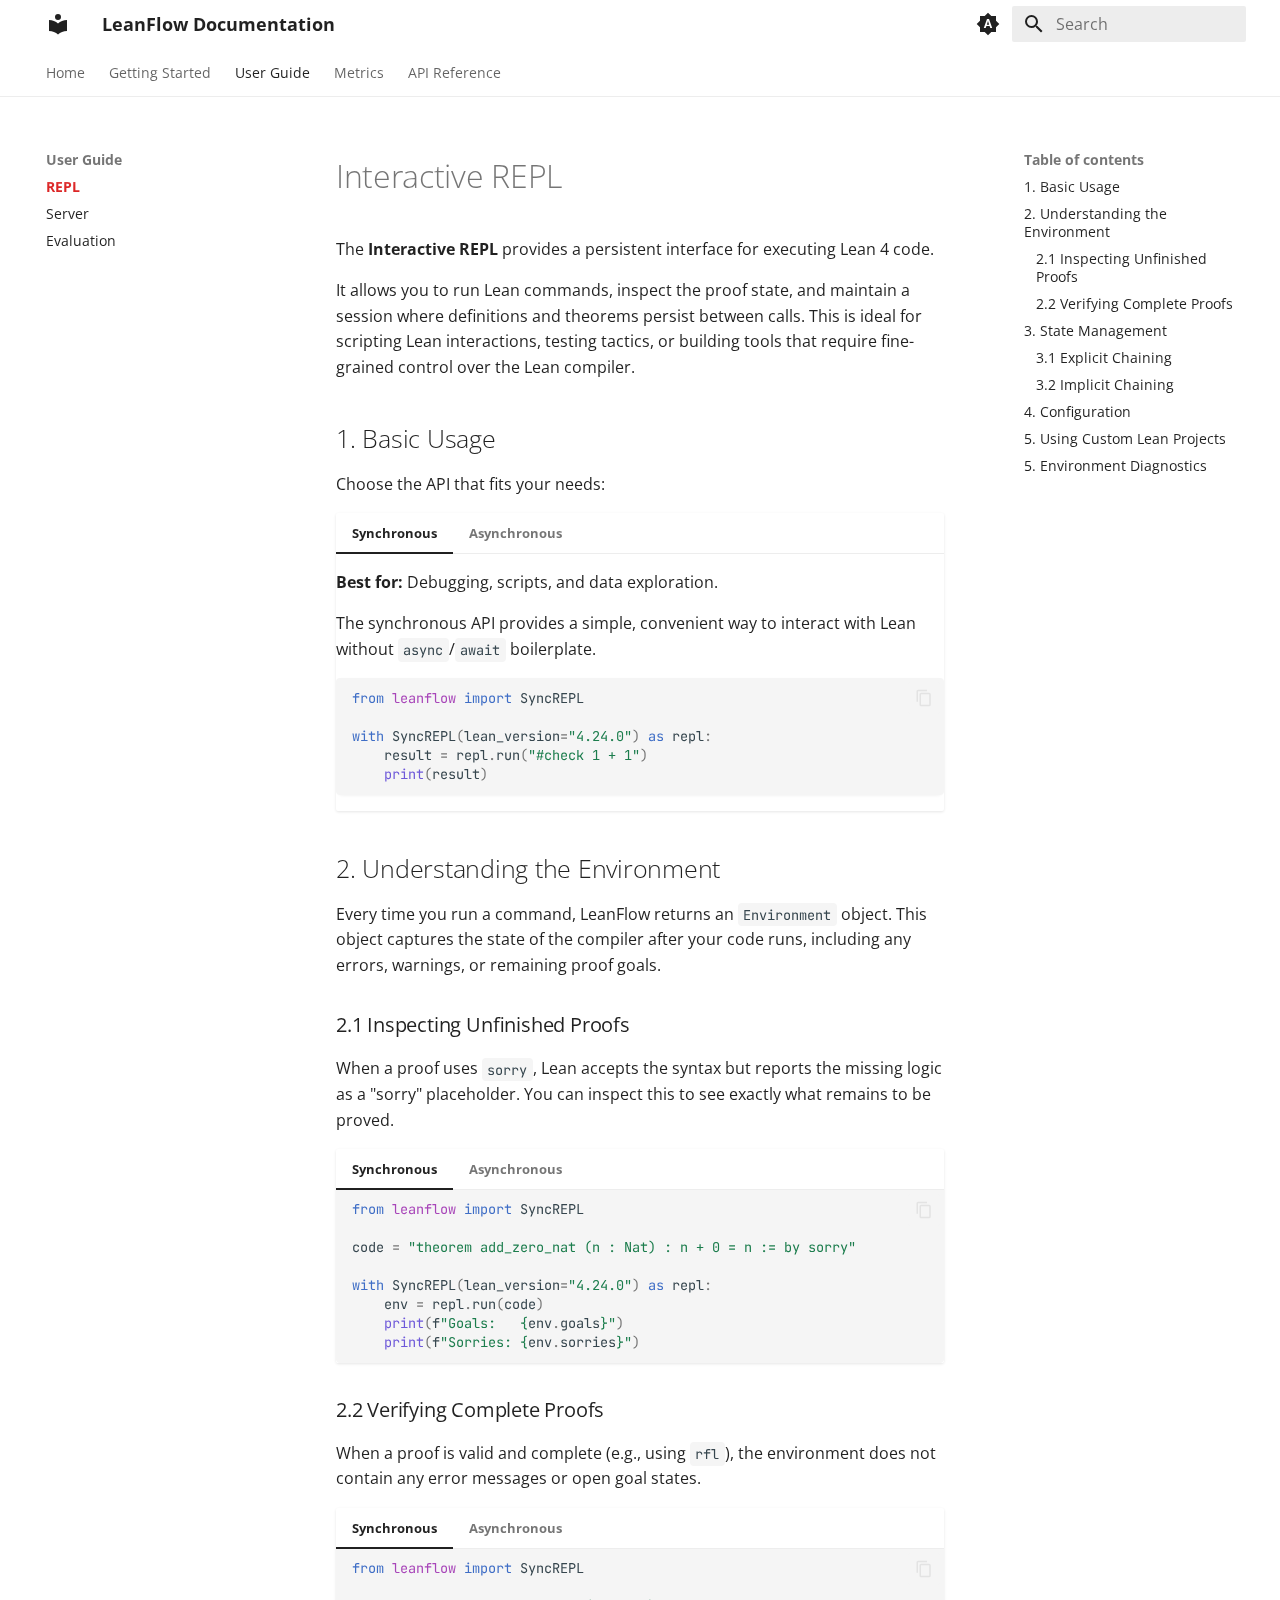
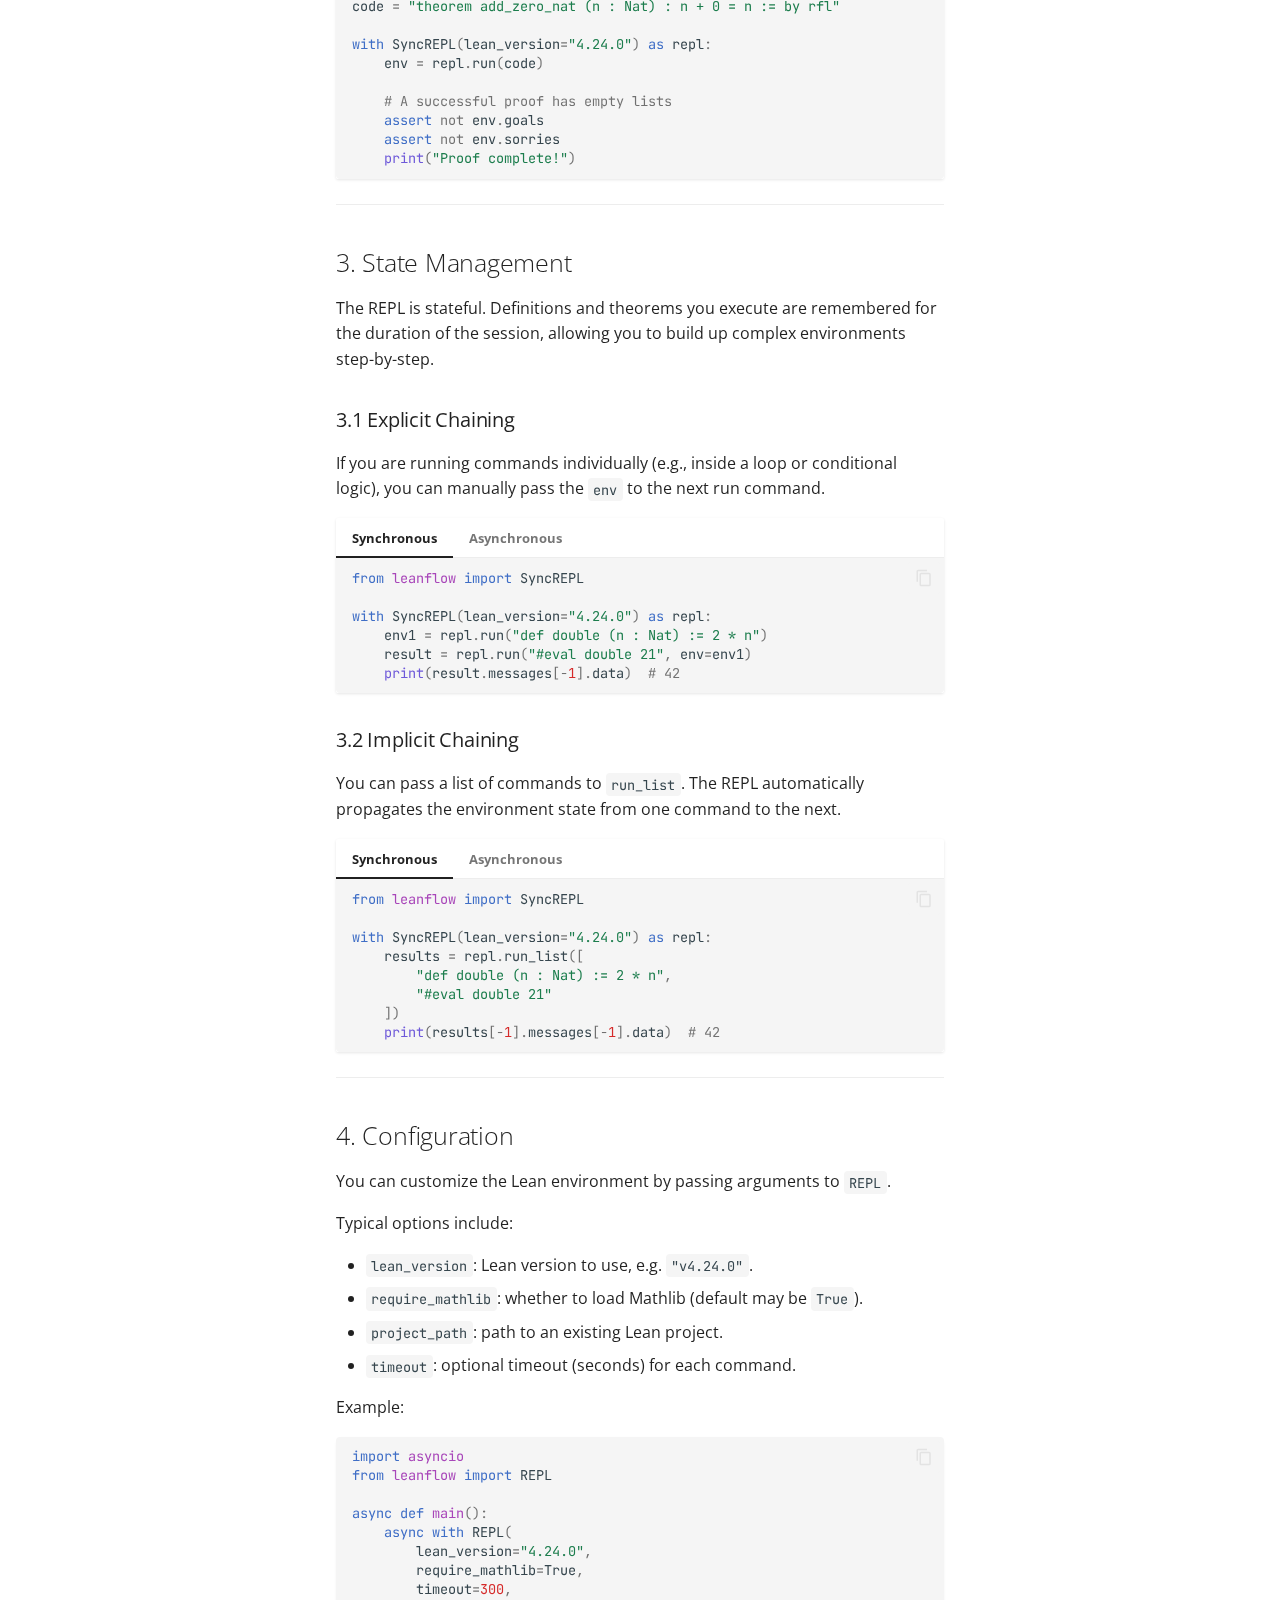
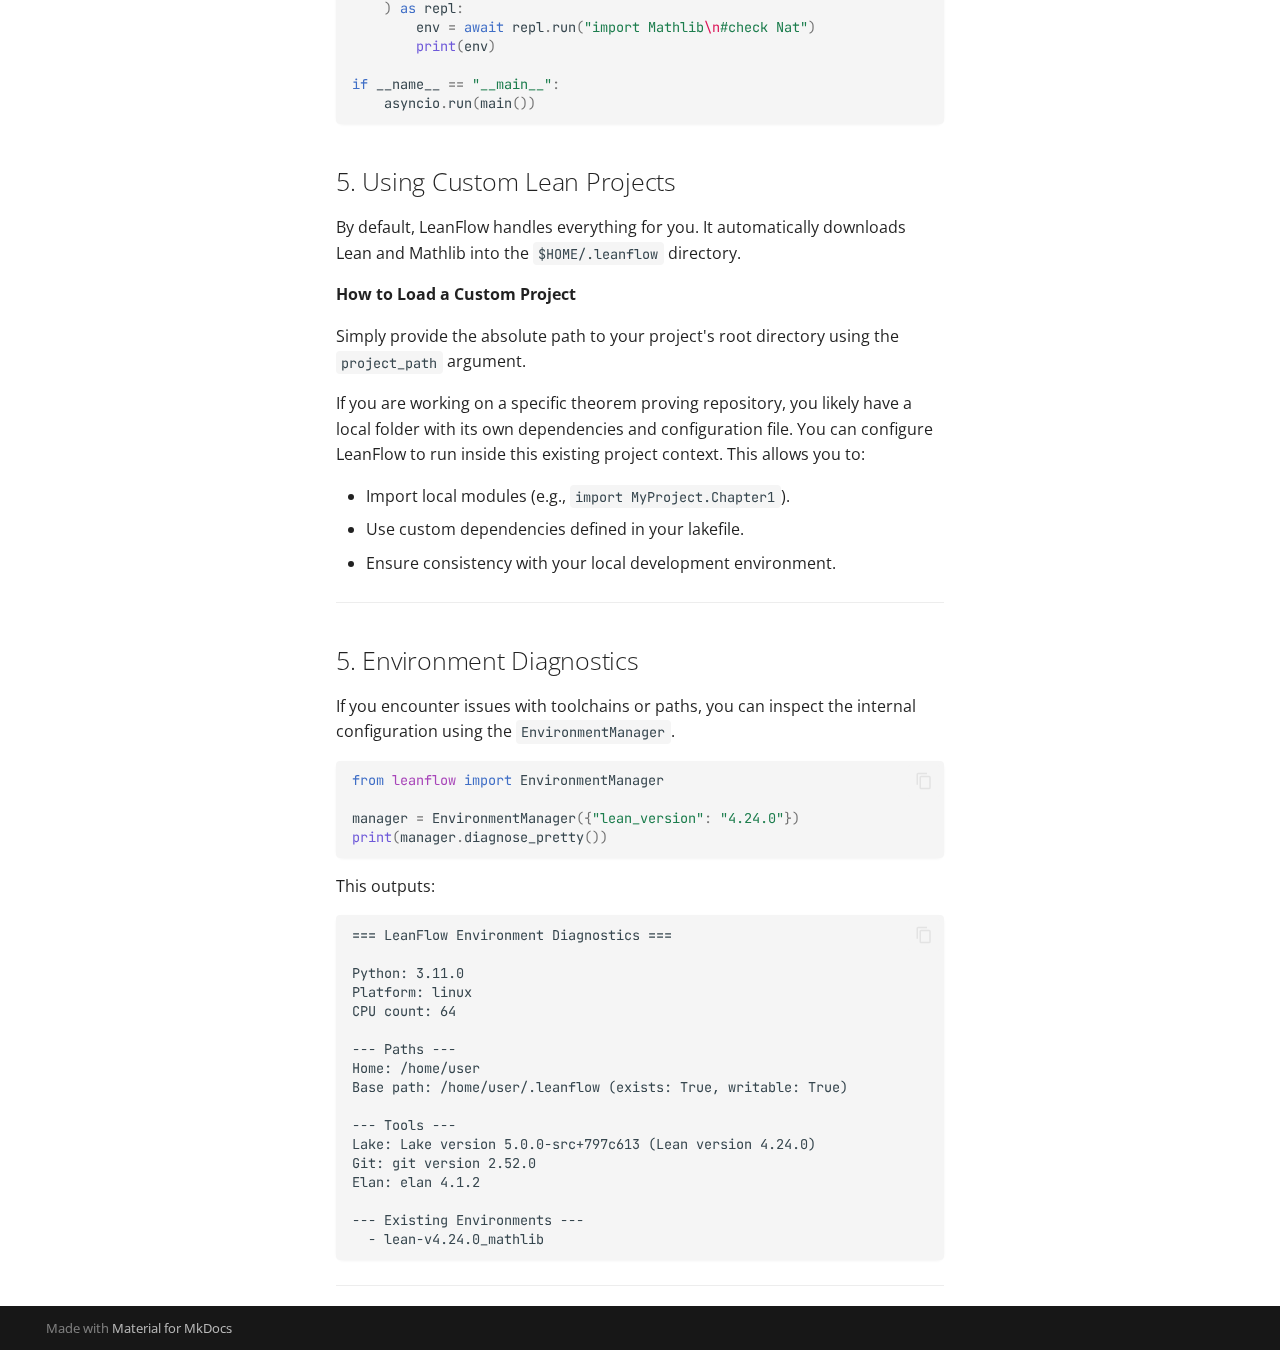
<file: repl/index.html>
<!doctype html>
<html lang="en" class="no-js">
  <head>
    
      <meta charset="utf-8">
      <meta name="viewport" content="width=device-width,initial-scale=1">
      
        <meta name="description" content="A flexible Python interface for Lean 4">
      
      
        <meta name="author" content="LeanFlow Team">
      
      
      
        <link rel="prev" href="../quickstart/">
      
      
        <link rel="next" href="../server/">
      
      
        
      
      
      <link rel="icon" href="../assets/images/favicon.png">
      <meta name="generator" content="mkdocs-1.6.1, mkdocs-material-9.7.1">
    
    
      
        <title>REPL - LeanFlow Documentation</title>
      
    
    
      <link rel="stylesheet" href="../assets/stylesheets/main.484c7ddc.min.css">
      
        
        <link rel="stylesheet" href="../assets/stylesheets/palette.ab4e12ef.min.css">
      
      


    
    
      
    
    
      
        
        
        <link rel="preconnect" href="https://fonts.gstatic.com" crossorigin>
        <link rel="stylesheet" href="https://fonts.googleapis.com/css?family=Open+Sans:300,300i,400,400i,700,700i%7CJetBrains+Mono:400,400i,700,700i&display=fallback">
        <style>:root{--md-text-font:"Open Sans";--md-code-font:"JetBrains Mono"}</style>
      
    
    
      <link rel="stylesheet" href="../assets/_mkdocstrings.css">
    
      <link rel="stylesheet" href="../stylesheets/extra.css">
    
    <script>__md_scope=new URL("..",location),__md_hash=e=>[...e].reduce(((e,_)=>(e<<5)-e+_.charCodeAt(0)),0),__md_get=(e,_=localStorage,t=__md_scope)=>JSON.parse(_.getItem(t.pathname+"."+e)),__md_set=(e,_,t=localStorage,a=__md_scope)=>{try{t.setItem(a.pathname+"."+e,JSON.stringify(_))}catch(e){}}</script>
    
      

    
    
  </head>
  
  
    
    
      
    
    
    
    
    <body dir="ltr" data-md-color-scheme="default" data-md-color-primary="indigo" data-md-color-accent="red">
  
    
    <input class="md-toggle" data-md-toggle="drawer" type="checkbox" id="__drawer" autocomplete="off">
    <input class="md-toggle" data-md-toggle="search" type="checkbox" id="__search" autocomplete="off">
    <label class="md-overlay" for="__drawer"></label>
    <div data-md-component="skip">
      
        
        <a href="#interactive-repl" class="md-skip">
          Skip to content
        </a>
      
    </div>
    <div data-md-component="announce">
      
    </div>
    
    
      

<header class="md-header" data-md-component="header">
  <nav class="md-header__inner md-grid" aria-label="Header">
    <a href=".." title="LeanFlow Documentation" class="md-header__button md-logo" aria-label="LeanFlow Documentation" data-md-component="logo">
      
  
  <svg xmlns="http://www.w3.org/2000/svg" viewBox="0 0 24 24"><path d="M12 8a3 3 0 0 0 3-3 3 3 0 0 0-3-3 3 3 0 0 0-3 3 3 3 0 0 0 3 3m0 3.54C9.64 9.35 6.5 8 3 8v11c3.5 0 6.64 1.35 9 3.54 2.36-2.19 5.5-3.54 9-3.54V8c-3.5 0-6.64 1.35-9 3.54"/></svg>

    </a>
    <label class="md-header__button md-icon" for="__drawer">
      
      <svg xmlns="http://www.w3.org/2000/svg" viewBox="0 0 24 24"><path d="M3 6h18v2H3zm0 5h18v2H3zm0 5h18v2H3z"/></svg>
    </label>
    <div class="md-header__title" data-md-component="header-title">
      <div class="md-header__ellipsis">
        <div class="md-header__topic">
          <span class="md-ellipsis">
            LeanFlow Documentation
          </span>
        </div>
        <div class="md-header__topic" data-md-component="header-topic">
          <span class="md-ellipsis">
            
              REPL
            
          </span>
        </div>
      </div>
    </div>
    
      
        <form class="md-header__option" data-md-component="palette">
  
    
    
    
    <input class="md-option" data-md-color-media="(prefers-color-scheme)" data-md-color-scheme="default" data-md-color-primary="indigo" data-md-color-accent="red"  aria-label="Switch to light mode"  type="radio" name="__palette" id="__palette_0">
    
      <label class="md-header__button md-icon" title="Switch to light mode" for="__palette_1" hidden>
        <svg xmlns="http://www.w3.org/2000/svg" viewBox="0 0 24 24"><path d="m14.3 16-.7-2h-3.2l-.7 2H7.8L11 7h2l3.2 9zM20 8.69V4h-4.69L12 .69 8.69 4H4v4.69L.69 12 4 15.31V20h4.69L12 23.31 15.31 20H20v-4.69L23.31 12zm-9.15 3.96h2.3L12 9z"/></svg>
      </label>
    
  
    
    
    
    <input class="md-option" data-md-color-media="(prefers-color-scheme: light)" data-md-color-scheme="default" data-md-color-primary="white" data-md-color-accent="red"  aria-label="Switch to dark mode"  type="radio" name="__palette" id="__palette_1">
    
      <label class="md-header__button md-icon" title="Switch to dark mode" for="__palette_2" hidden>
        <svg xmlns="http://www.w3.org/2000/svg" viewBox="0 0 24 24"><path d="m17.75 4.09-2.53 1.94.91 3.06-2.63-1.81-2.63 1.81.91-3.06-2.53-1.94L12.44 4l1.06-3 1.06 3zm3.5 6.91-1.64 1.25.59 1.98-1.7-1.17-1.7 1.17.59-1.98L15.75 11l2.06-.05L18.5 9l.69 1.95zm-2.28 4.95c.83-.08 1.72 1.1 1.19 1.85-.32.45-.66.87-1.08 1.27C15.17 23 8.84 23 4.94 19.07c-3.91-3.9-3.91-10.24 0-14.14.4-.4.82-.76 1.27-1.08.75-.53 1.93.36 1.85 1.19-.27 2.86.69 5.83 2.89 8.02a9.96 9.96 0 0 0 8.02 2.89m-1.64 2.02a12.08 12.08 0 0 1-7.8-3.47c-2.17-2.19-3.33-5-3.49-7.82-2.81 3.14-2.7 7.96.31 10.98 3.02 3.01 7.84 3.12 10.98.31"/></svg>
      </label>
    
  
    
    
    
    <input class="md-option" data-md-color-media="(prefers-color-scheme: dark)" data-md-color-scheme="slate" data-md-color-primary="black" data-md-color-accent="red"  aria-label="Switch to light mode"  type="radio" name="__palette" id="__palette_2">
    
      <label class="md-header__button md-icon" title="Switch to light mode" for="__palette_0" hidden>
        <svg xmlns="http://www.w3.org/2000/svg" viewBox="0 0 24 24"><path d="M12 7a5 5 0 0 1 5 5 5 5 0 0 1-5 5 5 5 0 0 1-5-5 5 5 0 0 1 5-5m0 2a3 3 0 0 0-3 3 3 3 0 0 0 3 3 3 3 0 0 0 3-3 3 3 0 0 0-3-3m0-7 2.39 3.42C13.65 5.15 12.84 5 12 5s-1.65.15-2.39.42zM3.34 7l4.16-.35A7.2 7.2 0 0 0 5.94 8.5c-.44.74-.69 1.5-.83 2.29zm.02 10 1.76-3.77a7.131 7.131 0 0 0 2.38 4.14zM20.65 7l-1.77 3.79a7.02 7.02 0 0 0-2.38-4.15zm-.01 10-4.14.36c.59-.51 1.12-1.14 1.54-1.86.42-.73.69-1.5.83-2.29zM12 22l-2.41-3.44c.74.27 1.55.44 2.41.44.82 0 1.63-.17 2.37-.44z"/></svg>
      </label>
    
  
</form>
      
    
    
      <script>var palette=__md_get("__palette");if(palette&&palette.color){if("(prefers-color-scheme)"===palette.color.media){var media=matchMedia("(prefers-color-scheme: light)"),input=document.querySelector(media.matches?"[data-md-color-media='(prefers-color-scheme: light)']":"[data-md-color-media='(prefers-color-scheme: dark)']");palette.color.media=input.getAttribute("data-md-color-media"),palette.color.scheme=input.getAttribute("data-md-color-scheme"),palette.color.primary=input.getAttribute("data-md-color-primary"),palette.color.accent=input.getAttribute("data-md-color-accent")}for(var[key,value]of Object.entries(palette.color))document.body.setAttribute("data-md-color-"+key,value)}</script>
    
    
    
      
      
        <label class="md-header__button md-icon" for="__search">
          
          <svg xmlns="http://www.w3.org/2000/svg" viewBox="0 0 24 24"><path d="M9.5 3A6.5 6.5 0 0 1 16 9.5c0 1.61-.59 3.09-1.56 4.23l.27.27h.79l5 5-1.5 1.5-5-5v-.79l-.27-.27A6.52 6.52 0 0 1 9.5 16 6.5 6.5 0 0 1 3 9.5 6.5 6.5 0 0 1 9.5 3m0 2C7 5 5 7 5 9.5S7 14 9.5 14 14 12 14 9.5 12 5 9.5 5"/></svg>
        </label>
        <div class="md-search" data-md-component="search" role="dialog">
  <label class="md-search__overlay" for="__search"></label>
  <div class="md-search__inner" role="search">
    <form class="md-search__form" name="search">
      <input type="text" class="md-search__input" name="query" aria-label="Search" placeholder="Search" autocapitalize="off" autocorrect="off" autocomplete="off" spellcheck="false" data-md-component="search-query" required>
      <label class="md-search__icon md-icon" for="__search">
        
        <svg xmlns="http://www.w3.org/2000/svg" viewBox="0 0 24 24"><path d="M9.5 3A6.5 6.5 0 0 1 16 9.5c0 1.61-.59 3.09-1.56 4.23l.27.27h.79l5 5-1.5 1.5-5-5v-.79l-.27-.27A6.52 6.52 0 0 1 9.5 16 6.5 6.5 0 0 1 3 9.5 6.5 6.5 0 0 1 9.5 3m0 2C7 5 5 7 5 9.5S7 14 9.5 14 14 12 14 9.5 12 5 9.5 5"/></svg>
        
        <svg xmlns="http://www.w3.org/2000/svg" viewBox="0 0 24 24"><path d="M20 11v2H8l5.5 5.5-1.42 1.42L4.16 12l7.92-7.92L13.5 5.5 8 11z"/></svg>
      </label>
      <nav class="md-search__options" aria-label="Search">
        
        <button type="reset" class="md-search__icon md-icon" title="Clear" aria-label="Clear" tabindex="-1">
          
          <svg xmlns="http://www.w3.org/2000/svg" viewBox="0 0 24 24"><path d="M19 6.41 17.59 5 12 10.59 6.41 5 5 6.41 10.59 12 5 17.59 6.41 19 12 13.41 17.59 19 19 17.59 13.41 12z"/></svg>
        </button>
      </nav>
      
        <div class="md-search__suggest" data-md-component="search-suggest"></div>
      
    </form>
    <div class="md-search__output">
      <div class="md-search__scrollwrap" tabindex="0" data-md-scrollfix>
        <div class="md-search-result" data-md-component="search-result">
          <div class="md-search-result__meta">
            Initializing search
          </div>
          <ol class="md-search-result__list" role="presentation"></ol>
        </div>
      </div>
    </div>
  </div>
</div>
      
    
    
  </nav>
  
</header>
    
    <div class="md-container" data-md-component="container">
      
      
        
          
            
<nav class="md-tabs" aria-label="Tabs" data-md-component="tabs">
  <div class="md-grid">
    <ul class="md-tabs__list">
      
        
  
  
  
  
    <li class="md-tabs__item">
      <a href=".." class="md-tabs__link">
        
  
  
    
  
  Home

      </a>
    </li>
  

      
        
  
  
  
  
    
    
      <li class="md-tabs__item">
        <a href="../quickstart/" class="md-tabs__link">
          
  
  
    
  
  Getting Started

        </a>
      </li>
    
  

      
        
  
  
  
    
  
  
    
    
      <li class="md-tabs__item md-tabs__item--active">
        <a href="./" class="md-tabs__link">
          
  
  
    
  
  User Guide

        </a>
      </li>
    
  

      
        
  
  
  
  
    
    
      <li class="md-tabs__item">
        <a href="../metrics/" class="md-tabs__link">
          
  
  
    
  
  Metrics

        </a>
      </li>
    
  

      
        
  
  
  
  
    
    
      <li class="md-tabs__item">
        <a href="../api/repl/" class="md-tabs__link">
          
  
  
    
  
  API Reference

        </a>
      </li>
    
  

      
    </ul>
  </div>
</nav>
          
        
      
      <main class="md-main" data-md-component="main">
        <div class="md-main__inner md-grid">
          
            
              
              <div class="md-sidebar md-sidebar--primary" data-md-component="sidebar" data-md-type="navigation" >
                <div class="md-sidebar__scrollwrap">
                  <div class="md-sidebar__inner">
                    


  


<nav class="md-nav md-nav--primary md-nav--lifted" aria-label="Navigation" data-md-level="0">
  <label class="md-nav__title" for="__drawer">
    <a href=".." title="LeanFlow Documentation" class="md-nav__button md-logo" aria-label="LeanFlow Documentation" data-md-component="logo">
      
  
  <svg xmlns="http://www.w3.org/2000/svg" viewBox="0 0 24 24"><path d="M12 8a3 3 0 0 0 3-3 3 3 0 0 0-3-3 3 3 0 0 0-3 3 3 3 0 0 0 3 3m0 3.54C9.64 9.35 6.5 8 3 8v11c3.5 0 6.64 1.35 9 3.54 2.36-2.19 5.5-3.54 9-3.54V8c-3.5 0-6.64 1.35-9 3.54"/></svg>

    </a>
    LeanFlow Documentation
  </label>
  
  <ul class="md-nav__list" data-md-scrollfix>
    
      
      
  
  
  
  
    <li class="md-nav__item">
      <a href=".." class="md-nav__link">
        
  
  
  <span class="md-ellipsis">
    
  
    Home
  

    
  </span>
  
  

      </a>
    </li>
  

    
      
      
  
  
  
  
    
    
      
        
      
    
    
    
      
      
        
      
    
    
    <li class="md-nav__item md-nav__item--nested">
      
        
        
          
        
        <input class="md-nav__toggle md-toggle md-toggle--indeterminate" type="checkbox" id="__nav_2" >
        
          
          <label class="md-nav__link" for="__nav_2" id="__nav_2_label" tabindex="0">
            
  
  
  <span class="md-ellipsis">
    
  
    Getting Started
  

    
  </span>
  
  

            <span class="md-nav__icon md-icon"></span>
          </label>
        
        <nav class="md-nav" data-md-level="1" aria-labelledby="__nav_2_label" aria-expanded="false">
          <label class="md-nav__title" for="__nav_2">
            <span class="md-nav__icon md-icon"></span>
            
  
    Getting Started
  

          </label>
          <ul class="md-nav__list" data-md-scrollfix>
            
              
                
  
  
  
  
    <li class="md-nav__item">
      <a href="../quickstart/" class="md-nav__link">
        
  
  
  <span class="md-ellipsis">
    
  
    Quickstart
  

    
  </span>
  
  

      </a>
    </li>
  

              
            
          </ul>
        </nav>
      
    </li>
  

    
      
      
  
  
    
  
  
  
    
    
      
        
      
        
      
        
      
    
    
    
      
        
        
      
      
        
      
    
    
    <li class="md-nav__item md-nav__item--active md-nav__item--section md-nav__item--nested">
      
        
        
        <input class="md-nav__toggle md-toggle " type="checkbox" id="__nav_3" checked>
        
          
          <label class="md-nav__link" for="__nav_3" id="__nav_3_label" tabindex="">
            
  
  
  <span class="md-ellipsis">
    
  
    User Guide
  

    
  </span>
  
  

            <span class="md-nav__icon md-icon"></span>
          </label>
        
        <nav class="md-nav" data-md-level="1" aria-labelledby="__nav_3_label" aria-expanded="true">
          <label class="md-nav__title" for="__nav_3">
            <span class="md-nav__icon md-icon"></span>
            
  
    User Guide
  

          </label>
          <ul class="md-nav__list" data-md-scrollfix>
            
              
                
  
  
    
  
  
  
    <li class="md-nav__item md-nav__item--active">
      
      <input class="md-nav__toggle md-toggle" type="checkbox" id="__toc">
      
      
        
      
      
        <label class="md-nav__link md-nav__link--active" for="__toc">
          
  
  
  <span class="md-ellipsis">
    
  
    REPL
  

    
  </span>
  
  

          <span class="md-nav__icon md-icon"></span>
        </label>
      
      <a href="./" class="md-nav__link md-nav__link--active">
        
  
  
  <span class="md-ellipsis">
    
  
    REPL
  

    
  </span>
  
  

      </a>
      
        

<nav class="md-nav md-nav--secondary" aria-label="Table of contents">
  
  
  
    
  
  
    <label class="md-nav__title" for="__toc">
      <span class="md-nav__icon md-icon"></span>
      Table of contents
    </label>
    <ul class="md-nav__list" data-md-component="toc" data-md-scrollfix>
      
        <li class="md-nav__item">
  <a href="#1-basic-usage" class="md-nav__link">
    <span class="md-ellipsis">
      
        1. Basic Usage
      
    </span>
  </a>
  
</li>
      
        <li class="md-nav__item">
  <a href="#2-understanding-the-environment" class="md-nav__link">
    <span class="md-ellipsis">
      
        2. Understanding the Environment
      
    </span>
  </a>
  
    <nav class="md-nav" aria-label="2. Understanding the Environment">
      <ul class="md-nav__list">
        
          <li class="md-nav__item">
  <a href="#21-inspecting-unfinished-proofs" class="md-nav__link">
    <span class="md-ellipsis">
      
        2.1 Inspecting Unfinished Proofs
      
    </span>
  </a>
  
</li>
        
          <li class="md-nav__item">
  <a href="#22-verifying-complete-proofs" class="md-nav__link">
    <span class="md-ellipsis">
      
        2.2 Verifying Complete Proofs
      
    </span>
  </a>
  
</li>
        
      </ul>
    </nav>
  
</li>
      
        <li class="md-nav__item">
  <a href="#3-state-management" class="md-nav__link">
    <span class="md-ellipsis">
      
        3. State Management
      
    </span>
  </a>
  
    <nav class="md-nav" aria-label="3. State Management">
      <ul class="md-nav__list">
        
          <li class="md-nav__item">
  <a href="#31-explicit-chaining" class="md-nav__link">
    <span class="md-ellipsis">
      
        3.1 Explicit Chaining
      
    </span>
  </a>
  
</li>
        
          <li class="md-nav__item">
  <a href="#32-implicit-chaining" class="md-nav__link">
    <span class="md-ellipsis">
      
        3.2 Implicit Chaining
      
    </span>
  </a>
  
</li>
        
      </ul>
    </nav>
  
</li>
      
        <li class="md-nav__item">
  <a href="#4-configuration" class="md-nav__link">
    <span class="md-ellipsis">
      
        4. Configuration
      
    </span>
  </a>
  
</li>
      
        <li class="md-nav__item">
  <a href="#5-using-custom-lean-projects" class="md-nav__link">
    <span class="md-ellipsis">
      
        5. Using Custom Lean Projects
      
    </span>
  </a>
  
</li>
      
        <li class="md-nav__item">
  <a href="#5-environment-diagnostics" class="md-nav__link">
    <span class="md-ellipsis">
      
        5. Environment Diagnostics
      
    </span>
  </a>
  
</li>
      
    </ul>
  
</nav>
      
    </li>
  

              
            
              
                
  
  
  
  
    <li class="md-nav__item">
      <a href="../server/" class="md-nav__link">
        
  
  
  <span class="md-ellipsis">
    
  
    Server
  

    
  </span>
  
  

      </a>
    </li>
  

              
            
              
                
  
  
  
  
    <li class="md-nav__item">
      <a href="../cli/" class="md-nav__link">
        
  
  
  <span class="md-ellipsis">
    
  
    Evaluation
  

    
  </span>
  
  

      </a>
    </li>
  

              
            
          </ul>
        </nav>
      
    </li>
  

    
      
      
  
  
  
  
    
    
      
        
      
        
      
    
    
    
      
      
        
      
    
    
    <li class="md-nav__item md-nav__item--nested">
      
        
        
          
        
        <input class="md-nav__toggle md-toggle md-toggle--indeterminate" type="checkbox" id="__nav_4" >
        
          
          <label class="md-nav__link" for="__nav_4" id="__nav_4_label" tabindex="0">
            
  
  
  <span class="md-ellipsis">
    
  
    Metrics
  

    
  </span>
  
  

            <span class="md-nav__icon md-icon"></span>
          </label>
        
        <nav class="md-nav" data-md-level="1" aria-labelledby="__nav_4_label" aria-expanded="false">
          <label class="md-nav__title" for="__nav_4">
            <span class="md-nav__icon md-icon"></span>
            
  
    Metrics
  

          </label>
          <ul class="md-nav__list" data-md-scrollfix>
            
              
                
  
  
  
  
    <li class="md-nav__item">
      <a href="../metrics/" class="md-nav__link">
        
  
  
  <span class="md-ellipsis">
    
  
    Overview
  

    
  </span>
  
  

      </a>
    </li>
  

              
            
              
                
  
  
  
  
    <li class="md-nav__item">
      <a href="../custom_metrics/" class="md-nav__link">
        
  
  
  <span class="md-ellipsis">
    
  
    Custom Metrics
  

    
  </span>
  
  

      </a>
    </li>
  

              
            
          </ul>
        </nav>
      
    </li>
  

    
      
      
  
  
  
  
    
    
      
        
      
        
      
        
      
        
      
        
      
    
    
    
      
      
        
      
    
    
    <li class="md-nav__item md-nav__item--nested">
      
        
        
          
        
        <input class="md-nav__toggle md-toggle md-toggle--indeterminate" type="checkbox" id="__nav_5" >
        
          
          <label class="md-nav__link" for="__nav_5" id="__nav_5_label" tabindex="0">
            
  
  
  <span class="md-ellipsis">
    
  
    API Reference
  

    
  </span>
  
  

            <span class="md-nav__icon md-icon"></span>
          </label>
        
        <nav class="md-nav" data-md-level="1" aria-labelledby="__nav_5_label" aria-expanded="false">
          <label class="md-nav__title" for="__nav_5">
            <span class="md-nav__icon md-icon"></span>
            
  
    API Reference
  

          </label>
          <ul class="md-nav__list" data-md-scrollfix>
            
              
                
  
  
  
  
    <li class="md-nav__item">
      <a href="../api/repl/" class="md-nav__link">
        
  
  
  <span class="md-ellipsis">
    
  
    REPL
  

    
  </span>
  
  

      </a>
    </li>
  

              
            
              
                
  
  
  
  
    <li class="md-nav__item">
      <a href="../api/server/" class="md-nav__link">
        
  
  
  <span class="md-ellipsis">
    
  
    Server
  

    
  </span>
  
  

      </a>
    </li>
  

              
            
              
                
  
  
  
  
    <li class="md-nav__item">
      <a href="../api/client/" class="md-nav__link">
        
  
  
  <span class="md-ellipsis">
    
  
    Client
  

    
  </span>
  
  

      </a>
    </li>
  

              
            
              
                
  
  
  
  
    <li class="md-nav__item">
      <a href="../api/errors/" class="md-nav__link">
        
  
  
  <span class="md-ellipsis">
    
  
    Errors
  

    
  </span>
  
  

      </a>
    </li>
  

              
            
              
                
  
  
  
  
    <li class="md-nav__item">
      <a href="../api/metrics/" class="md-nav__link">
        
  
  
  <span class="md-ellipsis">
    
  
    Metrics
  

    
  </span>
  
  

      </a>
    </li>
  

              
            
          </ul>
        </nav>
      
    </li>
  

    
  </ul>
</nav>
                  </div>
                </div>
              </div>
            
            
              
              <div class="md-sidebar md-sidebar--secondary" data-md-component="sidebar" data-md-type="toc" >
                <div class="md-sidebar__scrollwrap">
                  <div class="md-sidebar__inner">
                    

<nav class="md-nav md-nav--secondary" aria-label="Table of contents">
  
  
  
    
  
  
    <label class="md-nav__title" for="__toc">
      <span class="md-nav__icon md-icon"></span>
      Table of contents
    </label>
    <ul class="md-nav__list" data-md-component="toc" data-md-scrollfix>
      
        <li class="md-nav__item">
  <a href="#1-basic-usage" class="md-nav__link">
    <span class="md-ellipsis">
      
        1. Basic Usage
      
    </span>
  </a>
  
</li>
      
        <li class="md-nav__item">
  <a href="#2-understanding-the-environment" class="md-nav__link">
    <span class="md-ellipsis">
      
        2. Understanding the Environment
      
    </span>
  </a>
  
    <nav class="md-nav" aria-label="2. Understanding the Environment">
      <ul class="md-nav__list">
        
          <li class="md-nav__item">
  <a href="#21-inspecting-unfinished-proofs" class="md-nav__link">
    <span class="md-ellipsis">
      
        2.1 Inspecting Unfinished Proofs
      
    </span>
  </a>
  
</li>
        
          <li class="md-nav__item">
  <a href="#22-verifying-complete-proofs" class="md-nav__link">
    <span class="md-ellipsis">
      
        2.2 Verifying Complete Proofs
      
    </span>
  </a>
  
</li>
        
      </ul>
    </nav>
  
</li>
      
        <li class="md-nav__item">
  <a href="#3-state-management" class="md-nav__link">
    <span class="md-ellipsis">
      
        3. State Management
      
    </span>
  </a>
  
    <nav class="md-nav" aria-label="3. State Management">
      <ul class="md-nav__list">
        
          <li class="md-nav__item">
  <a href="#31-explicit-chaining" class="md-nav__link">
    <span class="md-ellipsis">
      
        3.1 Explicit Chaining
      
    </span>
  </a>
  
</li>
        
          <li class="md-nav__item">
  <a href="#32-implicit-chaining" class="md-nav__link">
    <span class="md-ellipsis">
      
        3.2 Implicit Chaining
      
    </span>
  </a>
  
</li>
        
      </ul>
    </nav>
  
</li>
      
        <li class="md-nav__item">
  <a href="#4-configuration" class="md-nav__link">
    <span class="md-ellipsis">
      
        4. Configuration
      
    </span>
  </a>
  
</li>
      
        <li class="md-nav__item">
  <a href="#5-using-custom-lean-projects" class="md-nav__link">
    <span class="md-ellipsis">
      
        5. Using Custom Lean Projects
      
    </span>
  </a>
  
</li>
      
        <li class="md-nav__item">
  <a href="#5-environment-diagnostics" class="md-nav__link">
    <span class="md-ellipsis">
      
        5. Environment Diagnostics
      
    </span>
  </a>
  
</li>
      
    </ul>
  
</nav>
                  </div>
                </div>
              </div>
            
          
          
            <div class="md-content" data-md-component="content">
              
              <article class="md-content__inner md-typeset">
                
                  



<h1 id="interactive-repl">Interactive REPL</h1>
<p>The <strong>Interactive REPL</strong> provides a persistent interface for executing Lean 4 code.</p>
<p>It allows you to run Lean commands, inspect the proof state, and maintain a session where definitions and theorems persist between calls. This is ideal for scripting Lean interactions, testing tactics, or building tools that require fine-grained control over the Lean compiler.</p>
<h2 id="1-basic-usage">1. Basic Usage</h2>
<p>Choose the API that fits your needs:</p>
<div class="tabbed-set tabbed-alternate" data-tabs="1:2"><input checked="checked" id="__tabbed_1_1" name="__tabbed_1" type="radio" /><input id="__tabbed_1_2" name="__tabbed_1" type="radio" /><div class="tabbed-labels"><label for="__tabbed_1_1">Synchronous</label><label for="__tabbed_1_2">Asynchronous</label></div>
<div class="tabbed-content">
<div class="tabbed-block">
<p><strong>Best for:</strong> Debugging, scripts, and data exploration.</p>
<p>The synchronous API provides a simple, convenient way to interact with Lean without <code>async</code>/<code>await</code> boilerplate.</p>
<div class="language-python highlight"><pre><span></span><code><span id="__span-0-1"><a id="__codelineno-0-1" name="__codelineno-0-1" href="#__codelineno-0-1"></a><span class="kn">from</span><span class="w"> </span><span class="nn">leanflow</span><span class="w"> </span><span class="kn">import</span> <span class="n">SyncREPL</span>
</span><span id="__span-0-2"><a id="__codelineno-0-2" name="__codelineno-0-2" href="#__codelineno-0-2"></a>
</span><span id="__span-0-3"><a id="__codelineno-0-3" name="__codelineno-0-3" href="#__codelineno-0-3"></a><span class="k">with</span> <span class="n">SyncREPL</span><span class="p">(</span><span class="n">lean_version</span><span class="o">=</span><span class="s2">&quot;4.24.0&quot;</span><span class="p">)</span> <span class="k">as</span> <span class="n">repl</span><span class="p">:</span>
</span><span id="__span-0-4"><a id="__codelineno-0-4" name="__codelineno-0-4" href="#__codelineno-0-4"></a>    <span class="n">result</span> <span class="o">=</span> <span class="n">repl</span><span class="o">.</span><span class="n">run</span><span class="p">(</span><span class="s2">&quot;#check 1 + 1&quot;</span><span class="p">)</span>
</span><span id="__span-0-5"><a id="__codelineno-0-5" name="__codelineno-0-5" href="#__codelineno-0-5"></a>    <span class="nb">print</span><span class="p">(</span><span class="n">result</span><span class="p">)</span>
</span></code></pre></div>
</div>
<div class="tabbed-block">
<p><strong>Best for:</strong> High-performance applications and web services.</p>
<p>The asynchronous API uses Python's <code>asyncio</code> to handle multiple Lean operations concurrently, essential for performance at scale.</p>
<div class="language-python highlight"><pre><span></span><code><span id="__span-1-1"><a id="__codelineno-1-1" name="__codelineno-1-1" href="#__codelineno-1-1"></a><span class="kn">import</span><span class="w"> </span><span class="nn">asyncio</span>
</span><span id="__span-1-2"><a id="__codelineno-1-2" name="__codelineno-1-2" href="#__codelineno-1-2"></a><span class="kn">from</span><span class="w"> </span><span class="nn">leanflow</span><span class="w"> </span><span class="kn">import</span> <span class="n">REPL</span>
</span><span id="__span-1-3"><a id="__codelineno-1-3" name="__codelineno-1-3" href="#__codelineno-1-3"></a>
</span><span id="__span-1-4"><a id="__codelineno-1-4" name="__codelineno-1-4" href="#__codelineno-1-4"></a><span class="k">async</span> <span class="k">def</span><span class="w"> </span><span class="nf">main</span><span class="p">():</span>
</span><span id="__span-1-5"><a id="__codelineno-1-5" name="__codelineno-1-5" href="#__codelineno-1-5"></a>    <span class="k">async</span> <span class="k">with</span> <span class="n">REPL</span><span class="p">(</span><span class="n">lean_version</span><span class="o">=</span><span class="s2">&quot;4.24.0&quot;</span><span class="p">)</span> <span class="k">as</span> <span class="n">repl</span><span class="p">:</span>
</span><span id="__span-1-6"><a id="__codelineno-1-6" name="__codelineno-1-6" href="#__codelineno-1-6"></a>        <span class="n">result</span> <span class="o">=</span> <span class="k">await</span> <span class="n">repl</span><span class="o">.</span><span class="n">run</span><span class="p">(</span><span class="s2">&quot;#check 1 + 1&quot;</span><span class="p">)</span>
</span><span id="__span-1-7"><a id="__codelineno-1-7" name="__codelineno-1-7" href="#__codelineno-1-7"></a>        <span class="nb">print</span><span class="p">(</span><span class="n">result</span><span class="p">)</span>
</span><span id="__span-1-8"><a id="__codelineno-1-8" name="__codelineno-1-8" href="#__codelineno-1-8"></a>
</span><span id="__span-1-9"><a id="__codelineno-1-9" name="__codelineno-1-9" href="#__codelineno-1-9"></a><span class="k">if</span> <span class="vm">__name__</span> <span class="o">==</span> <span class="s2">&quot;__main__&quot;</span><span class="p">:</span>
</span><span id="__span-1-10"><a id="__codelineno-1-10" name="__codelineno-1-10" href="#__codelineno-1-10"></a>    <span class="n">asyncio</span><span class="o">.</span><span class="n">run</span><span class="p">(</span><span class="n">main</span><span class="p">())</span>
</span></code></pre></div>
</div>
</div>
</div>
<h2 id="2-understanding-the-environment">2. Understanding the Environment</h2>
<p>Every time you run a command, LeanFlow returns an <code>Environment</code> object. This object captures the state of the compiler after your code runs, including any errors, warnings, or remaining proof goals.</p>
<h3 id="21-inspecting-unfinished-proofs">2.1 Inspecting Unfinished Proofs</h3>
<p>When a proof uses <code>sorry</code>, Lean accepts the syntax but reports the missing logic as a "sorry" placeholder. You can inspect this to see exactly what remains to be proved.</p>
<div class="tabbed-set tabbed-alternate" data-tabs="2:2"><input checked="checked" id="__tabbed_2_1" name="__tabbed_2" type="radio" /><input id="__tabbed_2_2" name="__tabbed_2" type="radio" /><div class="tabbed-labels"><label for="__tabbed_2_1">Synchronous</label><label for="__tabbed_2_2">Asynchronous</label></div>
<div class="tabbed-content">
<div class="tabbed-block">
<div class="language-python highlight"><pre><span></span><code><span id="__span-2-1"><a id="__codelineno-2-1" name="__codelineno-2-1" href="#__codelineno-2-1"></a><span class="kn">from</span><span class="w"> </span><span class="nn">leanflow</span><span class="w"> </span><span class="kn">import</span> <span class="n">SyncREPL</span>
</span><span id="__span-2-2"><a id="__codelineno-2-2" name="__codelineno-2-2" href="#__codelineno-2-2"></a>
</span><span id="__span-2-3"><a id="__codelineno-2-3" name="__codelineno-2-3" href="#__codelineno-2-3"></a><span class="n">code</span> <span class="o">=</span> <span class="s2">&quot;theorem add_zero_nat (n : Nat) : n + 0 = n := by sorry&quot;</span>
</span><span id="__span-2-4"><a id="__codelineno-2-4" name="__codelineno-2-4" href="#__codelineno-2-4"></a>
</span><span id="__span-2-5"><a id="__codelineno-2-5" name="__codelineno-2-5" href="#__codelineno-2-5"></a><span class="k">with</span> <span class="n">SyncREPL</span><span class="p">(</span><span class="n">lean_version</span><span class="o">=</span><span class="s2">&quot;4.24.0&quot;</span><span class="p">)</span> <span class="k">as</span> <span class="n">repl</span><span class="p">:</span>
</span><span id="__span-2-6"><a id="__codelineno-2-6" name="__codelineno-2-6" href="#__codelineno-2-6"></a>    <span class="n">env</span> <span class="o">=</span> <span class="n">repl</span><span class="o">.</span><span class="n">run</span><span class="p">(</span><span class="n">code</span><span class="p">)</span>
</span><span id="__span-2-7"><a id="__codelineno-2-7" name="__codelineno-2-7" href="#__codelineno-2-7"></a>    <span class="nb">print</span><span class="p">(</span><span class="sa">f</span><span class="s2">&quot;Goals:   </span><span class="si">{</span><span class="n">env</span><span class="o">.</span><span class="n">goals</span><span class="si">}</span><span class="s2">&quot;</span><span class="p">)</span>
</span><span id="__span-2-8"><a id="__codelineno-2-8" name="__codelineno-2-8" href="#__codelineno-2-8"></a>    <span class="nb">print</span><span class="p">(</span><span class="sa">f</span><span class="s2">&quot;Sorries: </span><span class="si">{</span><span class="n">env</span><span class="o">.</span><span class="n">sorries</span><span class="si">}</span><span class="s2">&quot;</span><span class="p">)</span>
</span></code></pre></div>
</div>
<div class="tabbed-block">
<div class="language-python highlight"><pre><span></span><code><span id="__span-3-1"><a id="__codelineno-3-1" name="__codelineno-3-1" href="#__codelineno-3-1"></a><span class="kn">import</span><span class="w"> </span><span class="nn">asyncio</span>
</span><span id="__span-3-2"><a id="__codelineno-3-2" name="__codelineno-3-2" href="#__codelineno-3-2"></a><span class="kn">from</span><span class="w"> </span><span class="nn">leanflow</span><span class="w"> </span><span class="kn">import</span> <span class="n">REPL</span>
</span><span id="__span-3-3"><a id="__codelineno-3-3" name="__codelineno-3-3" href="#__codelineno-3-3"></a>
</span><span id="__span-3-4"><a id="__codelineno-3-4" name="__codelineno-3-4" href="#__codelineno-3-4"></a><span class="k">async</span> <span class="k">def</span><span class="w"> </span><span class="nf">main</span><span class="p">():</span>
</span><span id="__span-3-5"><a id="__codelineno-3-5" name="__codelineno-3-5" href="#__codelineno-3-5"></a>    <span class="n">code</span> <span class="o">=</span> <span class="s2">&quot;theorem add_zero_nat (n : Nat) : n + 0 = n := by sorry&quot;</span>
</span><span id="__span-3-6"><a id="__codelineno-3-6" name="__codelineno-3-6" href="#__codelineno-3-6"></a>
</span><span id="__span-3-7"><a id="__codelineno-3-7" name="__codelineno-3-7" href="#__codelineno-3-7"></a>    <span class="k">async</span> <span class="k">with</span> <span class="n">REPL</span><span class="p">(</span><span class="n">lean_version</span><span class="o">=</span><span class="s2">&quot;4.24.0&quot;</span><span class="p">)</span> <span class="k">as</span> <span class="n">repl</span><span class="p">:</span>
</span><span id="__span-3-8"><a id="__codelineno-3-8" name="__codelineno-3-8" href="#__codelineno-3-8"></a>        <span class="n">env</span> <span class="o">=</span> <span class="k">await</span> <span class="n">repl</span><span class="o">.</span><span class="n">run</span><span class="p">(</span><span class="n">code</span><span class="p">)</span>
</span><span id="__span-3-9"><a id="__codelineno-3-9" name="__codelineno-3-9" href="#__codelineno-3-9"></a>        <span class="nb">print</span><span class="p">(</span><span class="sa">f</span><span class="s2">&quot;Goals:   </span><span class="si">{</span><span class="n">env</span><span class="o">.</span><span class="n">goals</span><span class="si">}</span><span class="s2">&quot;</span><span class="p">)</span>
</span><span id="__span-3-10"><a id="__codelineno-3-10" name="__codelineno-3-10" href="#__codelineno-3-10"></a>        <span class="nb">print</span><span class="p">(</span><span class="sa">f</span><span class="s2">&quot;Sorries: </span><span class="si">{</span><span class="n">env</span><span class="o">.</span><span class="n">sorries</span><span class="si">}</span><span class="s2">&quot;</span><span class="p">)</span>
</span><span id="__span-3-11"><a id="__codelineno-3-11" name="__codelineno-3-11" href="#__codelineno-3-11"></a>
</span><span id="__span-3-12"><a id="__codelineno-3-12" name="__codelineno-3-12" href="#__codelineno-3-12"></a><span class="n">asyncio</span><span class="o">.</span><span class="n">run</span><span class="p">(</span><span class="n">main</span><span class="p">())</span>
</span></code></pre></div>
</div>
</div>
</div>
<h3 id="22-verifying-complete-proofs">2.2 Verifying Complete Proofs</h3>
<p>When a proof is valid and complete (e.g., using <code>rfl</code>), the environment does not contain any error messages or open goal states.</p>
<div class="tabbed-set tabbed-alternate" data-tabs="3:2"><input checked="checked" id="__tabbed_3_1" name="__tabbed_3" type="radio" /><input id="__tabbed_3_2" name="__tabbed_3" type="radio" /><div class="tabbed-labels"><label for="__tabbed_3_1">Synchronous</label><label for="__tabbed_3_2">Asynchronous</label></div>
<div class="tabbed-content">
<div class="tabbed-block">
<div class="language-python highlight"><pre><span></span><code><span id="__span-4-1"><a id="__codelineno-4-1" name="__codelineno-4-1" href="#__codelineno-4-1"></a><span class="kn">from</span><span class="w"> </span><span class="nn">leanflow</span><span class="w"> </span><span class="kn">import</span> <span class="n">SyncREPL</span>
</span><span id="__span-4-2"><a id="__codelineno-4-2" name="__codelineno-4-2" href="#__codelineno-4-2"></a>
</span><span id="__span-4-3"><a id="__codelineno-4-3" name="__codelineno-4-3" href="#__codelineno-4-3"></a><span class="n">code</span> <span class="o">=</span> <span class="s2">&quot;theorem add_zero_nat (n : Nat) : n + 0 = n := by rfl&quot;</span>
</span><span id="__span-4-4"><a id="__codelineno-4-4" name="__codelineno-4-4" href="#__codelineno-4-4"></a>
</span><span id="__span-4-5"><a id="__codelineno-4-5" name="__codelineno-4-5" href="#__codelineno-4-5"></a><span class="k">with</span> <span class="n">SyncREPL</span><span class="p">(</span><span class="n">lean_version</span><span class="o">=</span><span class="s2">&quot;4.24.0&quot;</span><span class="p">)</span> <span class="k">as</span> <span class="n">repl</span><span class="p">:</span>
</span><span id="__span-4-6"><a id="__codelineno-4-6" name="__codelineno-4-6" href="#__codelineno-4-6"></a>    <span class="n">env</span> <span class="o">=</span> <span class="n">repl</span><span class="o">.</span><span class="n">run</span><span class="p">(</span><span class="n">code</span><span class="p">)</span>
</span><span id="__span-4-7"><a id="__codelineno-4-7" name="__codelineno-4-7" href="#__codelineno-4-7"></a>
</span><span id="__span-4-8"><a id="__codelineno-4-8" name="__codelineno-4-8" href="#__codelineno-4-8"></a>    <span class="c1"># A successful proof has empty lists</span>
</span><span id="__span-4-9"><a id="__codelineno-4-9" name="__codelineno-4-9" href="#__codelineno-4-9"></a>    <span class="k">assert</span> <span class="ow">not</span> <span class="n">env</span><span class="o">.</span><span class="n">goals</span>
</span><span id="__span-4-10"><a id="__codelineno-4-10" name="__codelineno-4-10" href="#__codelineno-4-10"></a>    <span class="k">assert</span> <span class="ow">not</span> <span class="n">env</span><span class="o">.</span><span class="n">sorries</span>
</span><span id="__span-4-11"><a id="__codelineno-4-11" name="__codelineno-4-11" href="#__codelineno-4-11"></a>    <span class="nb">print</span><span class="p">(</span><span class="s2">&quot;Proof complete!&quot;</span><span class="p">)</span>
</span></code></pre></div>
</div>
<div class="tabbed-block">
<div class="language-python highlight"><pre><span></span><code><span id="__span-5-1"><a id="__codelineno-5-1" name="__codelineno-5-1" href="#__codelineno-5-1"></a><span class="kn">import</span><span class="w"> </span><span class="nn">asyncio</span>
</span><span id="__span-5-2"><a id="__codelineno-5-2" name="__codelineno-5-2" href="#__codelineno-5-2"></a><span class="kn">from</span><span class="w"> </span><span class="nn">leanflow</span><span class="w"> </span><span class="kn">import</span> <span class="n">REPL</span>
</span><span id="__span-5-3"><a id="__codelineno-5-3" name="__codelineno-5-3" href="#__codelineno-5-3"></a>
</span><span id="__span-5-4"><a id="__codelineno-5-4" name="__codelineno-5-4" href="#__codelineno-5-4"></a><span class="k">async</span> <span class="k">def</span><span class="w"> </span><span class="nf">main</span><span class="p">():</span>
</span><span id="__span-5-5"><a id="__codelineno-5-5" name="__codelineno-5-5" href="#__codelineno-5-5"></a>    <span class="n">code</span> <span class="o">=</span> <span class="s2">&quot;theorem add_zero_nat (n : Nat) : n + 0 = n := by rfl&quot;</span>
</span><span id="__span-5-6"><a id="__codelineno-5-6" name="__codelineno-5-6" href="#__codelineno-5-6"></a>
</span><span id="__span-5-7"><a id="__codelineno-5-7" name="__codelineno-5-7" href="#__codelineno-5-7"></a>    <span class="k">async</span> <span class="k">with</span> <span class="n">REPL</span><span class="p">(</span><span class="n">lean_version</span><span class="o">=</span><span class="s2">&quot;4.24.0&quot;</span><span class="p">)</span> <span class="k">as</span> <span class="n">repl</span><span class="p">:</span>
</span><span id="__span-5-8"><a id="__codelineno-5-8" name="__codelineno-5-8" href="#__codelineno-5-8"></a>        <span class="n">env</span> <span class="o">=</span> <span class="k">await</span> <span class="n">repl</span><span class="o">.</span><span class="n">run</span><span class="p">(</span><span class="n">code</span><span class="p">)</span>
</span><span id="__span-5-9"><a id="__codelineno-5-9" name="__codelineno-5-9" href="#__codelineno-5-9"></a>
</span><span id="__span-5-10"><a id="__codelineno-5-10" name="__codelineno-5-10" href="#__codelineno-5-10"></a>        <span class="c1"># A successful proof has empty lists</span>
</span><span id="__span-5-11"><a id="__codelineno-5-11" name="__codelineno-5-11" href="#__codelineno-5-11"></a>        <span class="k">assert</span> <span class="ow">not</span> <span class="n">env</span><span class="o">.</span><span class="n">goals</span>
</span><span id="__span-5-12"><a id="__codelineno-5-12" name="__codelineno-5-12" href="#__codelineno-5-12"></a>        <span class="k">assert</span> <span class="ow">not</span> <span class="n">env</span><span class="o">.</span><span class="n">sorries</span>
</span><span id="__span-5-13"><a id="__codelineno-5-13" name="__codelineno-5-13" href="#__codelineno-5-13"></a>        <span class="nb">print</span><span class="p">(</span><span class="s2">&quot;Proof complete!&quot;</span><span class="p">)</span>
</span><span id="__span-5-14"><a id="__codelineno-5-14" name="__codelineno-5-14" href="#__codelineno-5-14"></a>
</span><span id="__span-5-15"><a id="__codelineno-5-15" name="__codelineno-5-15" href="#__codelineno-5-15"></a><span class="n">asyncio</span><span class="o">.</span><span class="n">run</span><span class="p">(</span><span class="n">main</span><span class="p">())</span>
</span></code></pre></div>
</div>
</div>
</div>
<hr />
<h2 id="3-state-management">3. State Management</h2>
<p>The REPL is stateful. Definitions and theorems you execute are remembered for the duration of the session, allowing you to build up complex environments step-by-step.</p>
<h3 id="31-explicit-chaining">3.1 Explicit Chaining</h3>
<p>If you are running commands individually (e.g., inside a loop or conditional logic), you can manually pass the <code>env</code> to the next run command.</p>
<div class="tabbed-set tabbed-alternate" data-tabs="4:2"><input checked="checked" id="__tabbed_4_1" name="__tabbed_4" type="radio" /><input id="__tabbed_4_2" name="__tabbed_4" type="radio" /><div class="tabbed-labels"><label for="__tabbed_4_1">Synchronous</label><label for="__tabbed_4_2">Asynchronous</label></div>
<div class="tabbed-content">
<div class="tabbed-block">
<div class="language-python highlight"><pre><span></span><code><span id="__span-6-1"><a id="__codelineno-6-1" name="__codelineno-6-1" href="#__codelineno-6-1"></a><span class="kn">from</span><span class="w"> </span><span class="nn">leanflow</span><span class="w"> </span><span class="kn">import</span> <span class="n">SyncREPL</span>
</span><span id="__span-6-2"><a id="__codelineno-6-2" name="__codelineno-6-2" href="#__codelineno-6-2"></a>
</span><span id="__span-6-3"><a id="__codelineno-6-3" name="__codelineno-6-3" href="#__codelineno-6-3"></a><span class="k">with</span> <span class="n">SyncREPL</span><span class="p">(</span><span class="n">lean_version</span><span class="o">=</span><span class="s2">&quot;4.24.0&quot;</span><span class="p">)</span> <span class="k">as</span> <span class="n">repl</span><span class="p">:</span>
</span><span id="__span-6-4"><a id="__codelineno-6-4" name="__codelineno-6-4" href="#__codelineno-6-4"></a>    <span class="n">env1</span> <span class="o">=</span> <span class="n">repl</span><span class="o">.</span><span class="n">run</span><span class="p">(</span><span class="s2">&quot;def double (n : Nat) := 2 * n&quot;</span><span class="p">)</span>
</span><span id="__span-6-5"><a id="__codelineno-6-5" name="__codelineno-6-5" href="#__codelineno-6-5"></a>    <span class="n">result</span> <span class="o">=</span> <span class="n">repl</span><span class="o">.</span><span class="n">run</span><span class="p">(</span><span class="s2">&quot;#eval double 21&quot;</span><span class="p">,</span> <span class="n">env</span><span class="o">=</span><span class="n">env1</span><span class="p">)</span>
</span><span id="__span-6-6"><a id="__codelineno-6-6" name="__codelineno-6-6" href="#__codelineno-6-6"></a>    <span class="nb">print</span><span class="p">(</span><span class="n">result</span><span class="o">.</span><span class="n">messages</span><span class="p">[</span><span class="o">-</span><span class="mi">1</span><span class="p">]</span><span class="o">.</span><span class="n">data</span><span class="p">)</span>  <span class="c1"># 42</span>
</span></code></pre></div>
</div>
<div class="tabbed-block">
<div class="language-python highlight"><pre><span></span><code><span id="__span-7-1"><a id="__codelineno-7-1" name="__codelineno-7-1" href="#__codelineno-7-1"></a><span class="kn">import</span><span class="w"> </span><span class="nn">asyncio</span>
</span><span id="__span-7-2"><a id="__codelineno-7-2" name="__codelineno-7-2" href="#__codelineno-7-2"></a><span class="kn">from</span><span class="w"> </span><span class="nn">leanflow</span><span class="w"> </span><span class="kn">import</span> <span class="n">REPL</span>
</span><span id="__span-7-3"><a id="__codelineno-7-3" name="__codelineno-7-3" href="#__codelineno-7-3"></a>
</span><span id="__span-7-4"><a id="__codelineno-7-4" name="__codelineno-7-4" href="#__codelineno-7-4"></a><span class="k">async</span> <span class="k">def</span><span class="w"> </span><span class="nf">main</span><span class="p">():</span>
</span><span id="__span-7-5"><a id="__codelineno-7-5" name="__codelineno-7-5" href="#__codelineno-7-5"></a>    <span class="k">async</span> <span class="k">with</span> <span class="n">REPL</span><span class="p">(</span><span class="n">lean_version</span><span class="o">=</span><span class="s2">&quot;4.24.0&quot;</span><span class="p">)</span> <span class="k">as</span> <span class="n">repl</span><span class="p">:</span>
</span><span id="__span-7-6"><a id="__codelineno-7-6" name="__codelineno-7-6" href="#__codelineno-7-6"></a>        <span class="n">env1</span> <span class="o">=</span> <span class="k">await</span> <span class="n">repl</span><span class="o">.</span><span class="n">run</span><span class="p">(</span><span class="s2">&quot;def double (n : Nat) := 2 * n&quot;</span><span class="p">)</span>
</span><span id="__span-7-7"><a id="__codelineno-7-7" name="__codelineno-7-7" href="#__codelineno-7-7"></a>        <span class="n">result</span> <span class="o">=</span> <span class="k">await</span> <span class="n">repl</span><span class="o">.</span><span class="n">run</span><span class="p">(</span><span class="s2">&quot;#eval double 21&quot;</span><span class="p">,</span> <span class="n">env</span><span class="o">=</span><span class="n">env1</span><span class="p">)</span>
</span><span id="__span-7-8"><a id="__codelineno-7-8" name="__codelineno-7-8" href="#__codelineno-7-8"></a>        <span class="nb">print</span><span class="p">(</span><span class="n">result</span><span class="o">.</span><span class="n">messages</span><span class="p">[</span><span class="o">-</span><span class="mi">1</span><span class="p">]</span><span class="o">.</span><span class="n">data</span><span class="p">)</span> <span class="c1"># 42</span>
</span><span id="__span-7-9"><a id="__codelineno-7-9" name="__codelineno-7-9" href="#__codelineno-7-9"></a>
</span><span id="__span-7-10"><a id="__codelineno-7-10" name="__codelineno-7-10" href="#__codelineno-7-10"></a><span class="n">asyncio</span><span class="o">.</span><span class="n">run</span><span class="p">(</span><span class="n">main</span><span class="p">())</span>
</span></code></pre></div>
</div>
</div>
</div>
<h3 id="32-implicit-chaining">3.2 Implicit Chaining</h3>
<p>You can pass a list of commands to <code>run_list</code>. The REPL automatically propagates the environment state from one command to the next.</p>
<div class="tabbed-set tabbed-alternate" data-tabs="5:2"><input checked="checked" id="__tabbed_5_1" name="__tabbed_5" type="radio" /><input id="__tabbed_5_2" name="__tabbed_5" type="radio" /><div class="tabbed-labels"><label for="__tabbed_5_1">Synchronous</label><label for="__tabbed_5_2">Asynchronous</label></div>
<div class="tabbed-content">
<div class="tabbed-block">
<div class="language-python highlight"><pre><span></span><code><span id="__span-8-1"><a id="__codelineno-8-1" name="__codelineno-8-1" href="#__codelineno-8-1"></a><span class="kn">from</span><span class="w"> </span><span class="nn">leanflow</span><span class="w"> </span><span class="kn">import</span> <span class="n">SyncREPL</span>
</span><span id="__span-8-2"><a id="__codelineno-8-2" name="__codelineno-8-2" href="#__codelineno-8-2"></a>
</span><span id="__span-8-3"><a id="__codelineno-8-3" name="__codelineno-8-3" href="#__codelineno-8-3"></a><span class="k">with</span> <span class="n">SyncREPL</span><span class="p">(</span><span class="n">lean_version</span><span class="o">=</span><span class="s2">&quot;4.24.0&quot;</span><span class="p">)</span> <span class="k">as</span> <span class="n">repl</span><span class="p">:</span>
</span><span id="__span-8-4"><a id="__codelineno-8-4" name="__codelineno-8-4" href="#__codelineno-8-4"></a>    <span class="n">results</span> <span class="o">=</span> <span class="n">repl</span><span class="o">.</span><span class="n">run_list</span><span class="p">([</span>
</span><span id="__span-8-5"><a id="__codelineno-8-5" name="__codelineno-8-5" href="#__codelineno-8-5"></a>        <span class="s2">&quot;def double (n : Nat) := 2 * n&quot;</span><span class="p">,</span>
</span><span id="__span-8-6"><a id="__codelineno-8-6" name="__codelineno-8-6" href="#__codelineno-8-6"></a>        <span class="s2">&quot;#eval double 21&quot;</span>
</span><span id="__span-8-7"><a id="__codelineno-8-7" name="__codelineno-8-7" href="#__codelineno-8-7"></a>    <span class="p">])</span>
</span><span id="__span-8-8"><a id="__codelineno-8-8" name="__codelineno-8-8" href="#__codelineno-8-8"></a>    <span class="nb">print</span><span class="p">(</span><span class="n">results</span><span class="p">[</span><span class="o">-</span><span class="mi">1</span><span class="p">]</span><span class="o">.</span><span class="n">messages</span><span class="p">[</span><span class="o">-</span><span class="mi">1</span><span class="p">]</span><span class="o">.</span><span class="n">data</span><span class="p">)</span>  <span class="c1"># 42</span>
</span></code></pre></div>
</div>
<div class="tabbed-block">
<div class="language-python highlight"><pre><span></span><code><span id="__span-9-1"><a id="__codelineno-9-1" name="__codelineno-9-1" href="#__codelineno-9-1"></a><span class="kn">import</span><span class="w"> </span><span class="nn">asyncio</span>
</span><span id="__span-9-2"><a id="__codelineno-9-2" name="__codelineno-9-2" href="#__codelineno-9-2"></a><span class="kn">from</span><span class="w"> </span><span class="nn">leanflow</span><span class="w"> </span><span class="kn">import</span> <span class="n">REPL</span>
</span><span id="__span-9-3"><a id="__codelineno-9-3" name="__codelineno-9-3" href="#__codelineno-9-3"></a>
</span><span id="__span-9-4"><a id="__codelineno-9-4" name="__codelineno-9-4" href="#__codelineno-9-4"></a><span class="k">async</span> <span class="k">def</span><span class="w"> </span><span class="nf">main</span><span class="p">():</span>
</span><span id="__span-9-5"><a id="__codelineno-9-5" name="__codelineno-9-5" href="#__codelineno-9-5"></a>    <span class="k">async</span> <span class="k">with</span> <span class="n">REPL</span><span class="p">(</span><span class="n">lean_version</span><span class="o">=</span><span class="s2">&quot;4.24.0&quot;</span><span class="p">)</span> <span class="k">as</span> <span class="n">repl</span><span class="p">:</span>
</span><span id="__span-9-6"><a id="__codelineno-9-6" name="__codelineno-9-6" href="#__codelineno-9-6"></a>        <span class="n">results</span> <span class="o">=</span> <span class="k">await</span> <span class="n">repl</span><span class="o">.</span><span class="n">run_list</span><span class="p">([</span>
</span><span id="__span-9-7"><a id="__codelineno-9-7" name="__codelineno-9-7" href="#__codelineno-9-7"></a>            <span class="s2">&quot;def double (n : Nat) := 2 * n&quot;</span><span class="p">,</span>
</span><span id="__span-9-8"><a id="__codelineno-9-8" name="__codelineno-9-8" href="#__codelineno-9-8"></a>            <span class="s2">&quot;#eval double 21&quot;</span>
</span><span id="__span-9-9"><a id="__codelineno-9-9" name="__codelineno-9-9" href="#__codelineno-9-9"></a>        <span class="p">])</span>
</span><span id="__span-9-10"><a id="__codelineno-9-10" name="__codelineno-9-10" href="#__codelineno-9-10"></a>    <span class="nb">print</span><span class="p">(</span><span class="n">results</span><span class="p">[</span><span class="o">-</span><span class="mi">1</span><span class="p">]</span><span class="o">.</span><span class="n">messages</span><span class="p">[</span><span class="o">-</span><span class="mi">1</span><span class="p">]</span><span class="o">.</span><span class="n">data</span><span class="p">)</span>  <span class="c1"># 42</span>
</span><span id="__span-9-11"><a id="__codelineno-9-11" name="__codelineno-9-11" href="#__codelineno-9-11"></a>
</span><span id="__span-9-12"><a id="__codelineno-9-12" name="__codelineno-9-12" href="#__codelineno-9-12"></a><span class="n">asyncio</span><span class="o">.</span><span class="n">run</span><span class="p">(</span><span class="n">main</span><span class="p">())</span>
</span></code></pre></div>
</div>
</div>
</div>
<hr />
<h2 id="4-configuration">4. Configuration</h2>
<p>You can customize the Lean environment by passing arguments to <code>REPL</code>.</p>
<p>Typical options include:</p>
<ul>
<li><code>lean_version</code>: Lean version to use, e.g. <code>"v4.24.0"</code>.</li>
<li><code>require_mathlib</code>: whether to load Mathlib (default may be <code>True</code>).</li>
<li><code>project_path</code>: path to an existing Lean project.</li>
<li><code>timeout</code>: optional timeout (seconds) for each command.</li>
</ul>
<p>Example:</p>
<div class="language-python highlight"><pre><span></span><code><span id="__span-10-1"><a id="__codelineno-10-1" name="__codelineno-10-1" href="#__codelineno-10-1"></a><span class="kn">import</span><span class="w"> </span><span class="nn">asyncio</span>
</span><span id="__span-10-2"><a id="__codelineno-10-2" name="__codelineno-10-2" href="#__codelineno-10-2"></a><span class="kn">from</span><span class="w"> </span><span class="nn">leanflow</span><span class="w"> </span><span class="kn">import</span> <span class="n">REPL</span>
</span><span id="__span-10-3"><a id="__codelineno-10-3" name="__codelineno-10-3" href="#__codelineno-10-3"></a>
</span><span id="__span-10-4"><a id="__codelineno-10-4" name="__codelineno-10-4" href="#__codelineno-10-4"></a><span class="k">async</span> <span class="k">def</span><span class="w"> </span><span class="nf">main</span><span class="p">():</span>
</span><span id="__span-10-5"><a id="__codelineno-10-5" name="__codelineno-10-5" href="#__codelineno-10-5"></a>    <span class="k">async</span> <span class="k">with</span> <span class="n">REPL</span><span class="p">(</span>
</span><span id="__span-10-6"><a id="__codelineno-10-6" name="__codelineno-10-6" href="#__codelineno-10-6"></a>        <span class="n">lean_version</span><span class="o">=</span><span class="s2">&quot;4.24.0&quot;</span><span class="p">,</span>
</span><span id="__span-10-7"><a id="__codelineno-10-7" name="__codelineno-10-7" href="#__codelineno-10-7"></a>        <span class="n">require_mathlib</span><span class="o">=</span><span class="kc">True</span><span class="p">,</span>
</span><span id="__span-10-8"><a id="__codelineno-10-8" name="__codelineno-10-8" href="#__codelineno-10-8"></a>        <span class="n">timeout</span><span class="o">=</span><span class="mi">300</span><span class="p">,</span>
</span><span id="__span-10-9"><a id="__codelineno-10-9" name="__codelineno-10-9" href="#__codelineno-10-9"></a>    <span class="p">)</span> <span class="k">as</span> <span class="n">repl</span><span class="p">:</span>
</span><span id="__span-10-10"><a id="__codelineno-10-10" name="__codelineno-10-10" href="#__codelineno-10-10"></a>        <span class="n">env</span> <span class="o">=</span> <span class="k">await</span> <span class="n">repl</span><span class="o">.</span><span class="n">run</span><span class="p">(</span><span class="s2">&quot;import Mathlib</span><span class="se">\n</span><span class="s2">#check Nat&quot;</span><span class="p">)</span>
</span><span id="__span-10-11"><a id="__codelineno-10-11" name="__codelineno-10-11" href="#__codelineno-10-11"></a>        <span class="nb">print</span><span class="p">(</span><span class="n">env</span><span class="p">)</span>
</span><span id="__span-10-12"><a id="__codelineno-10-12" name="__codelineno-10-12" href="#__codelineno-10-12"></a>
</span><span id="__span-10-13"><a id="__codelineno-10-13" name="__codelineno-10-13" href="#__codelineno-10-13"></a><span class="k">if</span> <span class="vm">__name__</span> <span class="o">==</span> <span class="s2">&quot;__main__&quot;</span><span class="p">:</span>
</span><span id="__span-10-14"><a id="__codelineno-10-14" name="__codelineno-10-14" href="#__codelineno-10-14"></a>    <span class="n">asyncio</span><span class="o">.</span><span class="n">run</span><span class="p">(</span><span class="n">main</span><span class="p">())</span>
</span></code></pre></div>
<h2 id="5-using-custom-lean-projects">5. Using Custom Lean Projects</h2>
<p>By default, LeanFlow handles everything for you. It automatically downloads Lean and Mathlib into the <code>$HOME/.leanflow</code> directory. </p>
<p><strong>How to Load a Custom Project</strong></p>
<p>Simply provide the absolute path to your project's root directory using the <code>project_path</code> argument.</p>
<p>If you are working on a specific theorem proving repository, you likely have a local folder with its own dependencies and configuration file. You can configure LeanFlow to run inside this existing project context. This allows you to:</p>
<ul>
<li>Import local modules (e.g., <code>import MyProject.Chapter1</code>).</li>
<li>Use custom dependencies defined in your lakefile.</li>
<li>Ensure consistency with your local development environment.</li>
</ul>
<hr />
<h2 id="5-environment-diagnostics">5. Environment Diagnostics</h2>
<p>If you encounter issues with toolchains or paths, you can inspect the internal configuration using the <code>EnvironmentManager</code>.</p>
<div class="language-python highlight"><pre><span></span><code><span id="__span-11-1"><a id="__codelineno-11-1" name="__codelineno-11-1" href="#__codelineno-11-1"></a><span class="kn">from</span><span class="w"> </span><span class="nn">leanflow</span><span class="w"> </span><span class="kn">import</span> <span class="n">EnvironmentManager</span>
</span><span id="__span-11-2"><a id="__codelineno-11-2" name="__codelineno-11-2" href="#__codelineno-11-2"></a>
</span><span id="__span-11-3"><a id="__codelineno-11-3" name="__codelineno-11-3" href="#__codelineno-11-3"></a><span class="n">manager</span> <span class="o">=</span> <span class="n">EnvironmentManager</span><span class="p">({</span><span class="s2">&quot;lean_version&quot;</span><span class="p">:</span> <span class="s2">&quot;4.24.0&quot;</span><span class="p">})</span>
</span><span id="__span-11-4"><a id="__codelineno-11-4" name="__codelineno-11-4" href="#__codelineno-11-4"></a><span class="nb">print</span><span class="p">(</span><span class="n">manager</span><span class="o">.</span><span class="n">diagnose_pretty</span><span class="p">())</span>
</span></code></pre></div>
<p>This outputs:
<div class="language-text highlight"><pre><span></span><code><span id="__span-12-1"><a id="__codelineno-12-1" name="__codelineno-12-1" href="#__codelineno-12-1"></a>=== LeanFlow Environment Diagnostics ===
</span><span id="__span-12-2"><a id="__codelineno-12-2" name="__codelineno-12-2" href="#__codelineno-12-2"></a>
</span><span id="__span-12-3"><a id="__codelineno-12-3" name="__codelineno-12-3" href="#__codelineno-12-3"></a>Python: 3.11.0
</span><span id="__span-12-4"><a id="__codelineno-12-4" name="__codelineno-12-4" href="#__codelineno-12-4"></a>Platform: linux
</span><span id="__span-12-5"><a id="__codelineno-12-5" name="__codelineno-12-5" href="#__codelineno-12-5"></a>CPU count: 64
</span><span id="__span-12-6"><a id="__codelineno-12-6" name="__codelineno-12-6" href="#__codelineno-12-6"></a>
</span><span id="__span-12-7"><a id="__codelineno-12-7" name="__codelineno-12-7" href="#__codelineno-12-7"></a>--- Paths ---
</span><span id="__span-12-8"><a id="__codelineno-12-8" name="__codelineno-12-8" href="#__codelineno-12-8"></a>Home: /home/user
</span><span id="__span-12-9"><a id="__codelineno-12-9" name="__codelineno-12-9" href="#__codelineno-12-9"></a>Base path: /home/user/.leanflow (exists: True, writable: True)
</span><span id="__span-12-10"><a id="__codelineno-12-10" name="__codelineno-12-10" href="#__codelineno-12-10"></a>
</span><span id="__span-12-11"><a id="__codelineno-12-11" name="__codelineno-12-11" href="#__codelineno-12-11"></a>--- Tools ---
</span><span id="__span-12-12"><a id="__codelineno-12-12" name="__codelineno-12-12" href="#__codelineno-12-12"></a>Lake: Lake version 5.0.0-src+797c613 (Lean version 4.24.0)
</span><span id="__span-12-13"><a id="__codelineno-12-13" name="__codelineno-12-13" href="#__codelineno-12-13"></a>Git: git version 2.52.0
</span><span id="__span-12-14"><a id="__codelineno-12-14" name="__codelineno-12-14" href="#__codelineno-12-14"></a>Elan: elan 4.1.2
</span><span id="__span-12-15"><a id="__codelineno-12-15" name="__codelineno-12-15" href="#__codelineno-12-15"></a>
</span><span id="__span-12-16"><a id="__codelineno-12-16" name="__codelineno-12-16" href="#__codelineno-12-16"></a>--- Existing Environments ---
</span><span id="__span-12-17"><a id="__codelineno-12-17" name="__codelineno-12-17" href="#__codelineno-12-17"></a>  - lean-v4.24.0_mathlib
</span></code></pre></div></p>
<hr />
<!-- ## 6. Troubleshooting

??? question "Lean version not found"
    LeanFlow automatically downloads Lean versions via `elan`. Ensure `elan` is installed:

    <div class="language-bash highlight"><pre><span></span><code><span id="__span-13-1"><a id="__codelineno-13-1" name="__codelineno-13-1" href="#__codelineno-13-1"></a>which<span class="w"> </span>elan<span class="w">  </span><span class="c1"># Should show path</span>
</span><span id="__span-13-2"><a id="__codelineno-13-2" name="__codelineno-13-2" href="#__codelineno-13-2"></a>elan<span class="w"> </span>show<span class="w">   </span><span class="c1"># List installed toolchains</span>
</span></code></pre></div>

??? question "Build takes too long or hangs"
    Mathlib builds can take 30+ minutes on first run. Use cached builds when possible:

    <div class="language-python highlight"><pre><span></span><code><span id="__span-14-1"><a id="__codelineno-14-1" name="__codelineno-14-1" href="#__codelineno-14-1"></a><span class="c1"># Set require_mathlib=False for faster startup (if you don&#39;t need it)</span>
</span><span id="__span-14-2"><a id="__codelineno-14-2" name="__codelineno-14-2" href="#__codelineno-14-2"></a><span class="k">async</span> <span class="k">with</span> <span class="n">REPL</span><span class="p">(</span><span class="n">lean_version</span><span class="o">=</span><span class="s2">&quot;4.24.0&quot;</span><span class="p">,</span> <span class="n">require_mathlib</span><span class="o">=</span><span class="kc">False</span><span class="p">)</span> <span class="k">as</span> <span class="n">repl</span><span class="p">:</span>
</span><span id="__span-14-3"><a id="__codelineno-14-3" name="__codelineno-14-3" href="#__codelineno-14-3"></a>    <span class="o">...</span>
</span></code></pre></div>

??? question "Memory issues with large proofs"
    `REPL` automatically monitors memory and restarts when needed. You can also manually configure limits or restart:

    <div class="language-python highlight"><pre><span></span><code><span id="__span-15-1"><a id="__codelineno-15-1" name="__codelineno-15-1" href="#__codelineno-15-1"></a><span class="c1"># REPL handles this automatically, but you can force a restart</span>
</span><span id="__span-15-2"><a id="__codelineno-15-2" name="__codelineno-15-2" href="#__codelineno-15-2"></a><span class="k">await</span> <span class="n">repl</span><span class="o">.</span><span class="n">_restart_async</span><span class="p">()</span>
</span></code></pre></div>

??? question "Permission errors on shared filesystems"
    On NFS/Lustre, file locks may behave differently. Set a custom base path:

    ```python
    async with REPL(
        lean_version="4.24.0",
        base_path="/local/scratch/.leanflow"  # Local disk
    ) as repl:
        ...
    ``` -->












                
              </article>
            </div>
          
          
<script>var target=document.getElementById(location.hash.slice(1));target&&target.name&&(target.checked=target.name.startsWith("__tabbed_"))</script>
        </div>
        
          <button type="button" class="md-top md-icon" data-md-component="top" hidden>
  
  <svg xmlns="http://www.w3.org/2000/svg" viewBox="0 0 24 24"><path d="M13 20h-2V8l-5.5 5.5-1.42-1.42L12 4.16l7.92 7.92-1.42 1.42L13 8z"/></svg>
  Back to top
</button>
        
      </main>
      
        <footer class="md-footer">
  
  <div class="md-footer-meta md-typeset">
    <div class="md-footer-meta__inner md-grid">
      <div class="md-copyright">
  
  
    Made with
    <a href="https://squidfunk.github.io/mkdocs-material/" target="_blank" rel="noopener">
      Material for MkDocs
    </a>
  
</div>
      
    </div>
  </div>
</footer>
      
    </div>
    <div class="md-dialog" data-md-component="dialog">
      <div class="md-dialog__inner md-typeset"></div>
    </div>
    
    
    
      
      
      <script id="__config" type="application/json">{"annotate": null, "base": "..", "features": ["content.code.copy", "content.code.annotate", "navigation.expand", "navigation.indexes", "navigation.sections", "navigation.tabs", "navigation.top", "search.suggest", "search.highlight", "toc.follow"], "search": "../assets/javascripts/workers/search.2c215733.min.js", "tags": null, "translations": {"clipboard.copied": "Copied to clipboard", "clipboard.copy": "Copy to clipboard", "search.result.more.one": "1 more on this page", "search.result.more.other": "# more on this page", "search.result.none": "No matching documents", "search.result.one": "1 matching document", "search.result.other": "# matching documents", "search.result.placeholder": "Type to start searching", "search.result.term.missing": "Missing", "select.version": "Select version"}, "version": null}</script>
    
    
      <script src="../assets/javascripts/bundle.79ae519e.min.js"></script>
      
        <script src="../javascripts/toggle.js"></script>
      
    
  </body>
</html>
</file>
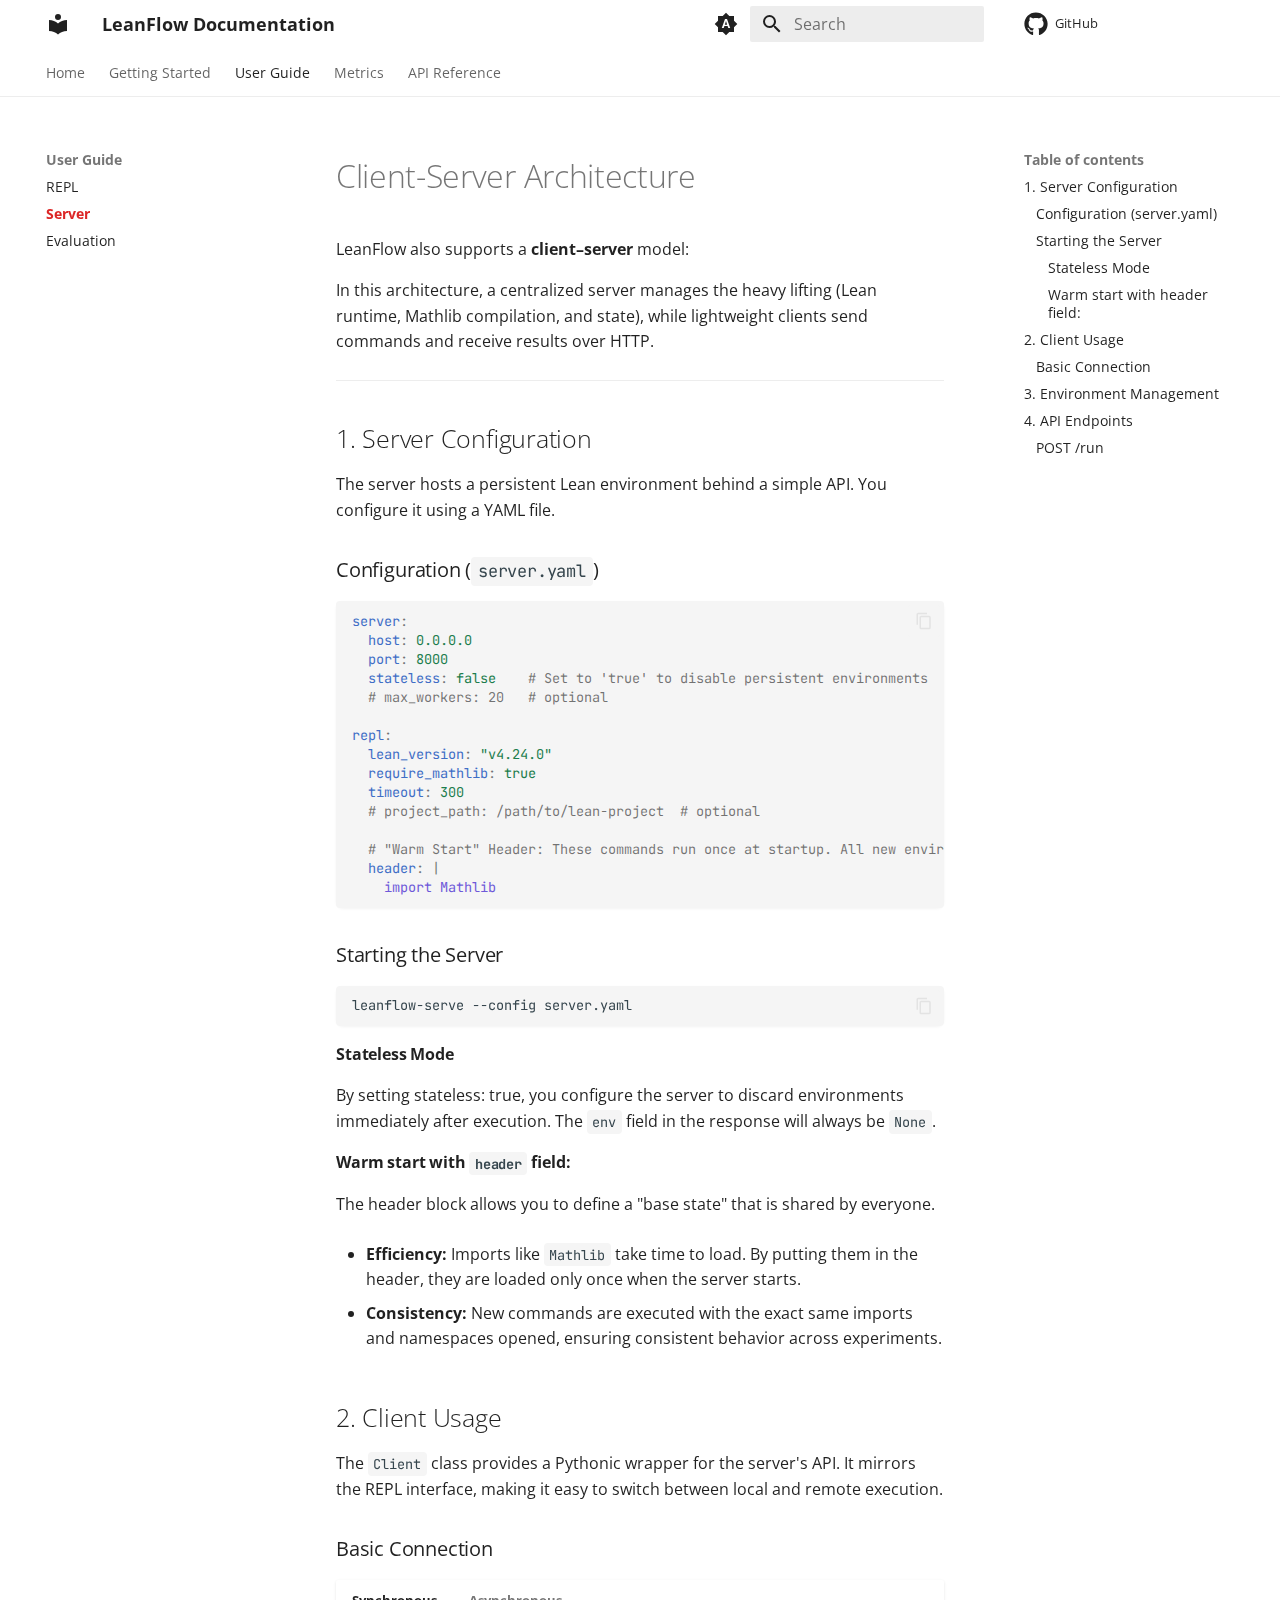
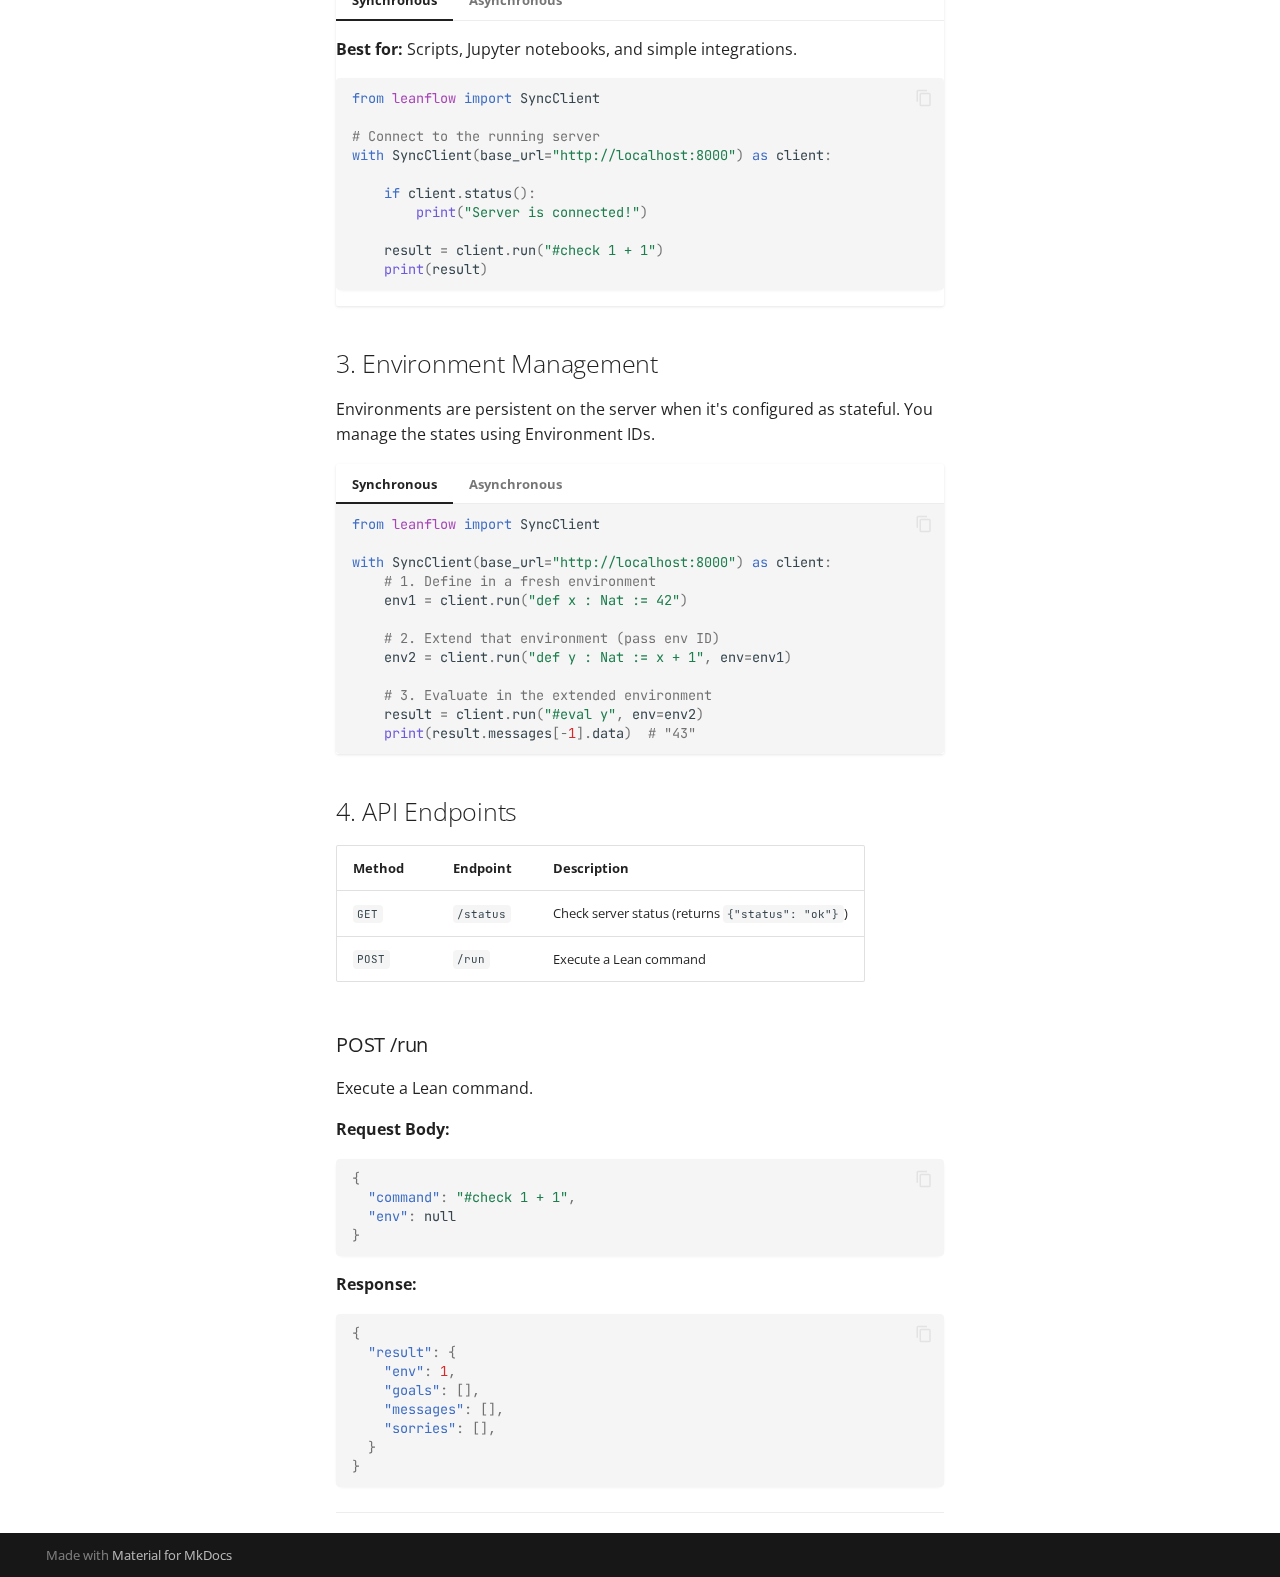
<file: server/index.html>
<!doctype html>
<html lang="en" class="no-js">
  <head>
    
      <meta charset="utf-8">
      <meta name="viewport" content="width=device-width,initial-scale=1">
      
        <meta name="description" content="A flexible Python interface for Lean 4">
      
      
        <meta name="author" content="LeanFlow Team">
      
      
        <link rel="canonical" href="https://Formal-Math-Reasoning.github.io/leanflow/server/">
      
      
        <link rel="prev" href="../repl/">
      
      
        <link rel="next" href="../cli/">
      
      
        
      
      
      <link rel="icon" href="../assets/images/favicon.png">
      <meta name="generator" content="mkdocs-1.6.1, mkdocs-material-9.7.1">
    
    
      
        <title>Server - LeanFlow Documentation</title>
      
    
    
      <link rel="stylesheet" href="../assets/stylesheets/main.484c7ddc.min.css">
      
        
        <link rel="stylesheet" href="../assets/stylesheets/palette.ab4e12ef.min.css">
      
      


    
    
      
    
    
      
        
        
        <link rel="preconnect" href="https://fonts.gstatic.com" crossorigin>
        <link rel="stylesheet" href="https://fonts.googleapis.com/css?family=Open+Sans:300,300i,400,400i,700,700i%7CJetBrains+Mono:400,400i,700,700i&display=fallback">
        <style>:root{--md-text-font:"Open Sans";--md-code-font:"JetBrains Mono"}</style>
      
    
    
      <link rel="stylesheet" href="../assets/_mkdocstrings.css">
    
      <link rel="stylesheet" href="../stylesheets/extra.css">
    
    <script>__md_scope=new URL("..",location),__md_hash=e=>[...e].reduce(((e,_)=>(e<<5)-e+_.charCodeAt(0)),0),__md_get=(e,_=localStorage,t=__md_scope)=>JSON.parse(_.getItem(t.pathname+"."+e)),__md_set=(e,_,t=localStorage,a=__md_scope)=>{try{t.setItem(a.pathname+"."+e,JSON.stringify(_))}catch(e){}}</script>
    
      

    
    
  </head>
  
  
    
    
      
    
    
    
    
    <body dir="ltr" data-md-color-scheme="default" data-md-color-primary="indigo" data-md-color-accent="red">
  
    
    <input class="md-toggle" data-md-toggle="drawer" type="checkbox" id="__drawer" autocomplete="off">
    <input class="md-toggle" data-md-toggle="search" type="checkbox" id="__search" autocomplete="off">
    <label class="md-overlay" for="__drawer"></label>
    <div data-md-component="skip">
      
        
        <a href="#client-server-architecture" class="md-skip">
          Skip to content
        </a>
      
    </div>
    <div data-md-component="announce">
      
    </div>
    
    
      

<header class="md-header" data-md-component="header">
  <nav class="md-header__inner md-grid" aria-label="Header">
    <a href=".." title="LeanFlow Documentation" class="md-header__button md-logo" aria-label="LeanFlow Documentation" data-md-component="logo">
      
  
  <svg xmlns="http://www.w3.org/2000/svg" viewBox="0 0 24 24"><path d="M12 8a3 3 0 0 0 3-3 3 3 0 0 0-3-3 3 3 0 0 0-3 3 3 3 0 0 0 3 3m0 3.54C9.64 9.35 6.5 8 3 8v11c3.5 0 6.64 1.35 9 3.54 2.36-2.19 5.5-3.54 9-3.54V8c-3.5 0-6.64 1.35-9 3.54"/></svg>

    </a>
    <label class="md-header__button md-icon" for="__drawer">
      
      <svg xmlns="http://www.w3.org/2000/svg" viewBox="0 0 24 24"><path d="M3 6h18v2H3zm0 5h18v2H3zm0 5h18v2H3z"/></svg>
    </label>
    <div class="md-header__title" data-md-component="header-title">
      <div class="md-header__ellipsis">
        <div class="md-header__topic">
          <span class="md-ellipsis">
            LeanFlow Documentation
          </span>
        </div>
        <div class="md-header__topic" data-md-component="header-topic">
          <span class="md-ellipsis">
            
              Server
            
          </span>
        </div>
      </div>
    </div>
    
      
        <form class="md-header__option" data-md-component="palette">
  
    
    
    
    <input class="md-option" data-md-color-media="(prefers-color-scheme)" data-md-color-scheme="default" data-md-color-primary="indigo" data-md-color-accent="red"  aria-label="Switch to light mode"  type="radio" name="__palette" id="__palette_0">
    
      <label class="md-header__button md-icon" title="Switch to light mode" for="__palette_1" hidden>
        <svg xmlns="http://www.w3.org/2000/svg" viewBox="0 0 24 24"><path d="m14.3 16-.7-2h-3.2l-.7 2H7.8L11 7h2l3.2 9zM20 8.69V4h-4.69L12 .69 8.69 4H4v4.69L.69 12 4 15.31V20h4.69L12 23.31 15.31 20H20v-4.69L23.31 12zm-9.15 3.96h2.3L12 9z"/></svg>
      </label>
    
  
    
    
    
    <input class="md-option" data-md-color-media="(prefers-color-scheme: light)" data-md-color-scheme="default" data-md-color-primary="white" data-md-color-accent="red"  aria-label="Switch to dark mode"  type="radio" name="__palette" id="__palette_1">
    
      <label class="md-header__button md-icon" title="Switch to dark mode" for="__palette_2" hidden>
        <svg xmlns="http://www.w3.org/2000/svg" viewBox="0 0 24 24"><path d="m17.75 4.09-2.53 1.94.91 3.06-2.63-1.81-2.63 1.81.91-3.06-2.53-1.94L12.44 4l1.06-3 1.06 3zm3.5 6.91-1.64 1.25.59 1.98-1.7-1.17-1.7 1.17.59-1.98L15.75 11l2.06-.05L18.5 9l.69 1.95zm-2.28 4.95c.83-.08 1.72 1.1 1.19 1.85-.32.45-.66.87-1.08 1.27C15.17 23 8.84 23 4.94 19.07c-3.91-3.9-3.91-10.24 0-14.14.4-.4.82-.76 1.27-1.08.75-.53 1.93.36 1.85 1.19-.27 2.86.69 5.83 2.89 8.02a9.96 9.96 0 0 0 8.02 2.89m-1.64 2.02a12.08 12.08 0 0 1-7.8-3.47c-2.17-2.19-3.33-5-3.49-7.82-2.81 3.14-2.7 7.96.31 10.98 3.02 3.01 7.84 3.12 10.98.31"/></svg>
      </label>
    
  
    
    
    
    <input class="md-option" data-md-color-media="(prefers-color-scheme: dark)" data-md-color-scheme="slate" data-md-color-primary="black" data-md-color-accent="red"  aria-label="Switch to light mode"  type="radio" name="__palette" id="__palette_2">
    
      <label class="md-header__button md-icon" title="Switch to light mode" for="__palette_0" hidden>
        <svg xmlns="http://www.w3.org/2000/svg" viewBox="0 0 24 24"><path d="M12 7a5 5 0 0 1 5 5 5 5 0 0 1-5 5 5 5 0 0 1-5-5 5 5 0 0 1 5-5m0 2a3 3 0 0 0-3 3 3 3 0 0 0 3 3 3 3 0 0 0 3-3 3 3 0 0 0-3-3m0-7 2.39 3.42C13.65 5.15 12.84 5 12 5s-1.65.15-2.39.42zM3.34 7l4.16-.35A7.2 7.2 0 0 0 5.94 8.5c-.44.74-.69 1.5-.83 2.29zm.02 10 1.76-3.77a7.131 7.131 0 0 0 2.38 4.14zM20.65 7l-1.77 3.79a7.02 7.02 0 0 0-2.38-4.15zm-.01 10-4.14.36c.59-.51 1.12-1.14 1.54-1.86.42-.73.69-1.5.83-2.29zM12 22l-2.41-3.44c.74.27 1.55.44 2.41.44.82 0 1.63-.17 2.37-.44z"/></svg>
      </label>
    
  
</form>
      
    
    
      <script>var palette=__md_get("__palette");if(palette&&palette.color){if("(prefers-color-scheme)"===palette.color.media){var media=matchMedia("(prefers-color-scheme: light)"),input=document.querySelector(media.matches?"[data-md-color-media='(prefers-color-scheme: light)']":"[data-md-color-media='(prefers-color-scheme: dark)']");palette.color.media=input.getAttribute("data-md-color-media"),palette.color.scheme=input.getAttribute("data-md-color-scheme"),palette.color.primary=input.getAttribute("data-md-color-primary"),palette.color.accent=input.getAttribute("data-md-color-accent")}for(var[key,value]of Object.entries(palette.color))document.body.setAttribute("data-md-color-"+key,value)}</script>
    
    
    
      
      
        <label class="md-header__button md-icon" for="__search">
          
          <svg xmlns="http://www.w3.org/2000/svg" viewBox="0 0 24 24"><path d="M9.5 3A6.5 6.5 0 0 1 16 9.5c0 1.61-.59 3.09-1.56 4.23l.27.27h.79l5 5-1.5 1.5-5-5v-.79l-.27-.27A6.52 6.52 0 0 1 9.5 16 6.5 6.5 0 0 1 3 9.5 6.5 6.5 0 0 1 9.5 3m0 2C7 5 5 7 5 9.5S7 14 9.5 14 14 12 14 9.5 12 5 9.5 5"/></svg>
        </label>
        <div class="md-search" data-md-component="search" role="dialog">
  <label class="md-search__overlay" for="__search"></label>
  <div class="md-search__inner" role="search">
    <form class="md-search__form" name="search">
      <input type="text" class="md-search__input" name="query" aria-label="Search" placeholder="Search" autocapitalize="off" autocorrect="off" autocomplete="off" spellcheck="false" data-md-component="search-query" required>
      <label class="md-search__icon md-icon" for="__search">
        
        <svg xmlns="http://www.w3.org/2000/svg" viewBox="0 0 24 24"><path d="M9.5 3A6.5 6.5 0 0 1 16 9.5c0 1.61-.59 3.09-1.56 4.23l.27.27h.79l5 5-1.5 1.5-5-5v-.79l-.27-.27A6.52 6.52 0 0 1 9.5 16 6.5 6.5 0 0 1 3 9.5 6.5 6.5 0 0 1 9.5 3m0 2C7 5 5 7 5 9.5S7 14 9.5 14 14 12 14 9.5 12 5 9.5 5"/></svg>
        
        <svg xmlns="http://www.w3.org/2000/svg" viewBox="0 0 24 24"><path d="M20 11v2H8l5.5 5.5-1.42 1.42L4.16 12l7.92-7.92L13.5 5.5 8 11z"/></svg>
      </label>
      <nav class="md-search__options" aria-label="Search">
        
        <button type="reset" class="md-search__icon md-icon" title="Clear" aria-label="Clear" tabindex="-1">
          
          <svg xmlns="http://www.w3.org/2000/svg" viewBox="0 0 24 24"><path d="M19 6.41 17.59 5 12 10.59 6.41 5 5 6.41 10.59 12 5 17.59 6.41 19 12 13.41 17.59 19 19 17.59 13.41 12z"/></svg>
        </button>
      </nav>
      
        <div class="md-search__suggest" data-md-component="search-suggest"></div>
      
    </form>
    <div class="md-search__output">
      <div class="md-search__scrollwrap" tabindex="0" data-md-scrollfix>
        <div class="md-search-result" data-md-component="search-result">
          <div class="md-search-result__meta">
            Initializing search
          </div>
          <ol class="md-search-result__list" role="presentation"></ol>
        </div>
      </div>
    </div>
  </div>
</div>
      
    
    
      <div class="md-header__source">
        <a href="https://github.com/Formal-Math-Reasoning/leanflow" title="Go to repository" class="md-source" data-md-component="source">
  <div class="md-source__icon md-icon">
    
    <svg xmlns="http://www.w3.org/2000/svg" viewBox="0 0 512 512"><!--! Font Awesome Free 7.1.0 by @fontawesome - https://fontawesome.com License - https://fontawesome.com/license/free (Icons: CC BY 4.0, Fonts: SIL OFL 1.1, Code: MIT License) Copyright 2025 Fonticons, Inc.--><path d="M173.9 397.4c0 2-2.3 3.6-5.2 3.6-3.3.3-5.6-1.3-5.6-3.6 0-2 2.3-3.6 5.2-3.6 3-.3 5.6 1.3 5.6 3.6m-31.1-4.5c-.7 2 1.3 4.3 4.3 4.9 2.6 1 5.6 0 6.2-2s-1.3-4.3-4.3-5.2c-2.6-.7-5.5.3-6.2 2.3m44.2-1.7c-2.9.7-4.9 2.6-4.6 4.9.3 2 2.9 3.3 5.9 2.6 2.9-.7 4.9-2.6 4.6-4.6-.3-1.9-3-3.2-5.9-2.9M252.8 8C114.1 8 8 113.3 8 252c0 110.9 69.8 205.8 169.5 239.2 12.8 2.3 17.3-5.6 17.3-12.1 0-6.2-.3-40.4-.3-61.4 0 0-70 15-84.7-29.8 0 0-11.4-29.1-27.8-36.6 0 0-22.9-15.7 1.6-15.4 0 0 24.9 2 38.6 25.8 21.9 38.6 58.6 27.5 72.9 20.9 2.3-16 8.8-27.1 16-33.7-55.9-6.2-112.3-14.3-112.3-110.5 0-27.5 7.6-41.3 23.6-58.9-2.6-6.5-11.1-33.3 2.6-67.9 20.9-6.5 69 27 69 27 20-5.6 41.5-8.5 62.8-8.5s42.8 2.9 62.8 8.5c0 0 48.1-33.6 69-27 13.7 34.7 5.2 61.4 2.6 67.9 16 17.7 25.8 31.5 25.8 58.9 0 96.5-58.9 104.2-114.8 110.5 9.2 7.9 17 22.9 17 46.4 0 33.7-.3 75.4-.3 83.6 0 6.5 4.6 14.4 17.3 12.1C436.2 457.8 504 362.9 504 252 504 113.3 391.5 8 252.8 8M105.2 352.9c-1.3 1-1 3.3.7 5.2 1.6 1.6 3.9 2.3 5.2 1 1.3-1 1-3.3-.7-5.2-1.6-1.6-3.9-2.3-5.2-1m-10.8-8.1c-.7 1.3.3 2.9 2.3 3.9 1.6 1 3.6.7 4.3-.7.7-1.3-.3-2.9-2.3-3.9-2-.6-3.6-.3-4.3.7m32.4 35.6c-1.6 1.3-1 4.3 1.3 6.2 2.3 2.3 5.2 2.6 6.5 1 1.3-1.3.7-4.3-1.3-6.2-2.2-2.3-5.2-2.6-6.5-1m-11.4-14.7c-1.6 1-1.6 3.6 0 5.9s4.3 3.3 5.6 2.3c1.6-1.3 1.6-3.9 0-6.2-1.4-2.3-4-3.3-5.6-2"/></svg>
  </div>
  <div class="md-source__repository">
    GitHub
  </div>
</a>
      </div>
    
  </nav>
  
</header>
    
    <div class="md-container" data-md-component="container">
      
      
        
          
            
<nav class="md-tabs" aria-label="Tabs" data-md-component="tabs">
  <div class="md-grid">
    <ul class="md-tabs__list">
      
        
  
  
  
  
    <li class="md-tabs__item">
      <a href=".." class="md-tabs__link">
        
  
  
    
  
  Home

      </a>
    </li>
  

      
        
  
  
  
  
    
    
      <li class="md-tabs__item">
        <a href="../quickstart/" class="md-tabs__link">
          
  
  
    
  
  Getting Started

        </a>
      </li>
    
  

      
        
  
  
  
    
  
  
    
    
      <li class="md-tabs__item md-tabs__item--active">
        <a href="../repl/" class="md-tabs__link">
          
  
  
    
  
  User Guide

        </a>
      </li>
    
  

      
        
  
  
  
  
    
    
      <li class="md-tabs__item">
        <a href="../metrics/" class="md-tabs__link">
          
  
  
    
  
  Metrics

        </a>
      </li>
    
  

      
        
  
  
  
  
    
    
      <li class="md-tabs__item">
        <a href="../api/repl/" class="md-tabs__link">
          
  
  
    
  
  API Reference

        </a>
      </li>
    
  

      
    </ul>
  </div>
</nav>
          
        
      
      <main class="md-main" data-md-component="main">
        <div class="md-main__inner md-grid">
          
            
              
              <div class="md-sidebar md-sidebar--primary" data-md-component="sidebar" data-md-type="navigation" >
                <div class="md-sidebar__scrollwrap">
                  <div class="md-sidebar__inner">
                    


  


<nav class="md-nav md-nav--primary md-nav--lifted" aria-label="Navigation" data-md-level="0">
  <label class="md-nav__title" for="__drawer">
    <a href=".." title="LeanFlow Documentation" class="md-nav__button md-logo" aria-label="LeanFlow Documentation" data-md-component="logo">
      
  
  <svg xmlns="http://www.w3.org/2000/svg" viewBox="0 0 24 24"><path d="M12 8a3 3 0 0 0 3-3 3 3 0 0 0-3-3 3 3 0 0 0-3 3 3 3 0 0 0 3 3m0 3.54C9.64 9.35 6.5 8 3 8v11c3.5 0 6.64 1.35 9 3.54 2.36-2.19 5.5-3.54 9-3.54V8c-3.5 0-6.64 1.35-9 3.54"/></svg>

    </a>
    LeanFlow Documentation
  </label>
  
    <div class="md-nav__source">
      <a href="https://github.com/Formal-Math-Reasoning/leanflow" title="Go to repository" class="md-source" data-md-component="source">
  <div class="md-source__icon md-icon">
    
    <svg xmlns="http://www.w3.org/2000/svg" viewBox="0 0 512 512"><!--! Font Awesome Free 7.1.0 by @fontawesome - https://fontawesome.com License - https://fontawesome.com/license/free (Icons: CC BY 4.0, Fonts: SIL OFL 1.1, Code: MIT License) Copyright 2025 Fonticons, Inc.--><path d="M173.9 397.4c0 2-2.3 3.6-5.2 3.6-3.3.3-5.6-1.3-5.6-3.6 0-2 2.3-3.6 5.2-3.6 3-.3 5.6 1.3 5.6 3.6m-31.1-4.5c-.7 2 1.3 4.3 4.3 4.9 2.6 1 5.6 0 6.2-2s-1.3-4.3-4.3-5.2c-2.6-.7-5.5.3-6.2 2.3m44.2-1.7c-2.9.7-4.9 2.6-4.6 4.9.3 2 2.9 3.3 5.9 2.6 2.9-.7 4.9-2.6 4.6-4.6-.3-1.9-3-3.2-5.9-2.9M252.8 8C114.1 8 8 113.3 8 252c0 110.9 69.8 205.8 169.5 239.2 12.8 2.3 17.3-5.6 17.3-12.1 0-6.2-.3-40.4-.3-61.4 0 0-70 15-84.7-29.8 0 0-11.4-29.1-27.8-36.6 0 0-22.9-15.7 1.6-15.4 0 0 24.9 2 38.6 25.8 21.9 38.6 58.6 27.5 72.9 20.9 2.3-16 8.8-27.1 16-33.7-55.9-6.2-112.3-14.3-112.3-110.5 0-27.5 7.6-41.3 23.6-58.9-2.6-6.5-11.1-33.3 2.6-67.9 20.9-6.5 69 27 69 27 20-5.6 41.5-8.5 62.8-8.5s42.8 2.9 62.8 8.5c0 0 48.1-33.6 69-27 13.7 34.7 5.2 61.4 2.6 67.9 16 17.7 25.8 31.5 25.8 58.9 0 96.5-58.9 104.2-114.8 110.5 9.2 7.9 17 22.9 17 46.4 0 33.7-.3 75.4-.3 83.6 0 6.5 4.6 14.4 17.3 12.1C436.2 457.8 504 362.9 504 252 504 113.3 391.5 8 252.8 8M105.2 352.9c-1.3 1-1 3.3.7 5.2 1.6 1.6 3.9 2.3 5.2 1 1.3-1 1-3.3-.7-5.2-1.6-1.6-3.9-2.3-5.2-1m-10.8-8.1c-.7 1.3.3 2.9 2.3 3.9 1.6 1 3.6.7 4.3-.7.7-1.3-.3-2.9-2.3-3.9-2-.6-3.6-.3-4.3.7m32.4 35.6c-1.6 1.3-1 4.3 1.3 6.2 2.3 2.3 5.2 2.6 6.5 1 1.3-1.3.7-4.3-1.3-6.2-2.2-2.3-5.2-2.6-6.5-1m-11.4-14.7c-1.6 1-1.6 3.6 0 5.9s4.3 3.3 5.6 2.3c1.6-1.3 1.6-3.9 0-6.2-1.4-2.3-4-3.3-5.6-2"/></svg>
  </div>
  <div class="md-source__repository">
    GitHub
  </div>
</a>
    </div>
  
  <ul class="md-nav__list" data-md-scrollfix>
    
      
      
  
  
  
  
    <li class="md-nav__item">
      <a href=".." class="md-nav__link">
        
  
  
  <span class="md-ellipsis">
    
  
    Home
  

    
  </span>
  
  

      </a>
    </li>
  

    
      
      
  
  
  
  
    
    
      
        
      
    
    
    
      
      
        
      
    
    
    <li class="md-nav__item md-nav__item--nested">
      
        
        
          
        
        <input class="md-nav__toggle md-toggle md-toggle--indeterminate" type="checkbox" id="__nav_2" >
        
          
          <label class="md-nav__link" for="__nav_2" id="__nav_2_label" tabindex="0">
            
  
  
  <span class="md-ellipsis">
    
  
    Getting Started
  

    
  </span>
  
  

            <span class="md-nav__icon md-icon"></span>
          </label>
        
        <nav class="md-nav" data-md-level="1" aria-labelledby="__nav_2_label" aria-expanded="false">
          <label class="md-nav__title" for="__nav_2">
            <span class="md-nav__icon md-icon"></span>
            
  
    Getting Started
  

          </label>
          <ul class="md-nav__list" data-md-scrollfix>
            
              
                
  
  
  
  
    <li class="md-nav__item">
      <a href="../quickstart/" class="md-nav__link">
        
  
  
  <span class="md-ellipsis">
    
  
    Quickstart
  

    
  </span>
  
  

      </a>
    </li>
  

              
            
          </ul>
        </nav>
      
    </li>
  

    
      
      
  
  
    
  
  
  
    
    
      
        
      
        
      
        
      
    
    
    
      
        
        
      
      
        
      
    
    
    <li class="md-nav__item md-nav__item--active md-nav__item--section md-nav__item--nested">
      
        
        
        <input class="md-nav__toggle md-toggle " type="checkbox" id="__nav_3" checked>
        
          
          <label class="md-nav__link" for="__nav_3" id="__nav_3_label" tabindex="">
            
  
  
  <span class="md-ellipsis">
    
  
    User Guide
  

    
  </span>
  
  

            <span class="md-nav__icon md-icon"></span>
          </label>
        
        <nav class="md-nav" data-md-level="1" aria-labelledby="__nav_3_label" aria-expanded="true">
          <label class="md-nav__title" for="__nav_3">
            <span class="md-nav__icon md-icon"></span>
            
  
    User Guide
  

          </label>
          <ul class="md-nav__list" data-md-scrollfix>
            
              
                
  
  
  
  
    <li class="md-nav__item">
      <a href="../repl/" class="md-nav__link">
        
  
  
  <span class="md-ellipsis">
    
  
    REPL
  

    
  </span>
  
  

      </a>
    </li>
  

              
            
              
                
  
  
    
  
  
  
    <li class="md-nav__item md-nav__item--active">
      
      <input class="md-nav__toggle md-toggle" type="checkbox" id="__toc">
      
      
        
      
      
        <label class="md-nav__link md-nav__link--active" for="__toc">
          
  
  
  <span class="md-ellipsis">
    
  
    Server
  

    
  </span>
  
  

          <span class="md-nav__icon md-icon"></span>
        </label>
      
      <a href="./" class="md-nav__link md-nav__link--active">
        
  
  
  <span class="md-ellipsis">
    
  
    Server
  

    
  </span>
  
  

      </a>
      
        

<nav class="md-nav md-nav--secondary" aria-label="Table of contents">
  
  
  
    
  
  
    <label class="md-nav__title" for="__toc">
      <span class="md-nav__icon md-icon"></span>
      Table of contents
    </label>
    <ul class="md-nav__list" data-md-component="toc" data-md-scrollfix>
      
        <li class="md-nav__item">
  <a href="#1-server-configuration" class="md-nav__link">
    <span class="md-ellipsis">
      
        1. Server Configuration
      
    </span>
  </a>
  
    <nav class="md-nav" aria-label="1. Server Configuration">
      <ul class="md-nav__list">
        
          <li class="md-nav__item">
  <a href="#configuration-serveryaml" class="md-nav__link">
    <span class="md-ellipsis">
      
        Configuration (server.yaml)
      
    </span>
  </a>
  
</li>
        
          <li class="md-nav__item">
  <a href="#starting-the-server" class="md-nav__link">
    <span class="md-ellipsis">
      
        Starting the Server
      
    </span>
  </a>
  
    <nav class="md-nav" aria-label="Starting the Server">
      <ul class="md-nav__list">
        
          <li class="md-nav__item">
  <a href="#stateless-mode" class="md-nav__link">
    <span class="md-ellipsis">
      
        Stateless Mode
      
    </span>
  </a>
  
</li>
        
          <li class="md-nav__item">
  <a href="#warm-start-with-header-field" class="md-nav__link">
    <span class="md-ellipsis">
      
        Warm start with header field:
      
    </span>
  </a>
  
</li>
        
      </ul>
    </nav>
  
</li>
        
      </ul>
    </nav>
  
</li>
      
        <li class="md-nav__item">
  <a href="#2-client-usage" class="md-nav__link">
    <span class="md-ellipsis">
      
        2. Client Usage
      
    </span>
  </a>
  
    <nav class="md-nav" aria-label="2. Client Usage">
      <ul class="md-nav__list">
        
          <li class="md-nav__item">
  <a href="#basic-connection" class="md-nav__link">
    <span class="md-ellipsis">
      
        Basic Connection
      
    </span>
  </a>
  
</li>
        
      </ul>
    </nav>
  
</li>
      
        <li class="md-nav__item">
  <a href="#3-environment-management" class="md-nav__link">
    <span class="md-ellipsis">
      
        3. Environment Management
      
    </span>
  </a>
  
</li>
      
        <li class="md-nav__item">
  <a href="#4-api-endpoints" class="md-nav__link">
    <span class="md-ellipsis">
      
        4. API Endpoints
      
    </span>
  </a>
  
    <nav class="md-nav" aria-label="4. API Endpoints">
      <ul class="md-nav__list">
        
          <li class="md-nav__item">
  <a href="#post-run" class="md-nav__link">
    <span class="md-ellipsis">
      
        POST /run
      
    </span>
  </a>
  
</li>
        
      </ul>
    </nav>
  
</li>
      
    </ul>
  
</nav>
      
    </li>
  

              
            
              
                
  
  
  
  
    <li class="md-nav__item">
      <a href="../cli/" class="md-nav__link">
        
  
  
  <span class="md-ellipsis">
    
  
    Evaluation
  

    
  </span>
  
  

      </a>
    </li>
  

              
            
          </ul>
        </nav>
      
    </li>
  

    
      
      
  
  
  
  
    
    
      
        
      
        
      
    
    
    
      
      
        
      
    
    
    <li class="md-nav__item md-nav__item--nested">
      
        
        
          
        
        <input class="md-nav__toggle md-toggle md-toggle--indeterminate" type="checkbox" id="__nav_4" >
        
          
          <label class="md-nav__link" for="__nav_4" id="__nav_4_label" tabindex="0">
            
  
  
  <span class="md-ellipsis">
    
  
    Metrics
  

    
  </span>
  
  

            <span class="md-nav__icon md-icon"></span>
          </label>
        
        <nav class="md-nav" data-md-level="1" aria-labelledby="__nav_4_label" aria-expanded="false">
          <label class="md-nav__title" for="__nav_4">
            <span class="md-nav__icon md-icon"></span>
            
  
    Metrics
  

          </label>
          <ul class="md-nav__list" data-md-scrollfix>
            
              
                
  
  
  
  
    <li class="md-nav__item">
      <a href="../metrics/" class="md-nav__link">
        
  
  
  <span class="md-ellipsis">
    
  
    Overview
  

    
  </span>
  
  

      </a>
    </li>
  

              
            
              
                
  
  
  
  
    <li class="md-nav__item">
      <a href="../custom_metrics/" class="md-nav__link">
        
  
  
  <span class="md-ellipsis">
    
  
    Custom Metrics
  

    
  </span>
  
  

      </a>
    </li>
  

              
            
          </ul>
        </nav>
      
    </li>
  

    
      
      
  
  
  
  
    
    
      
        
      
        
      
        
      
        
      
        
      
    
    
    
      
      
        
      
    
    
    <li class="md-nav__item md-nav__item--nested">
      
        
        
          
        
        <input class="md-nav__toggle md-toggle md-toggle--indeterminate" type="checkbox" id="__nav_5" >
        
          
          <label class="md-nav__link" for="__nav_5" id="__nav_5_label" tabindex="0">
            
  
  
  <span class="md-ellipsis">
    
  
    API Reference
  

    
  </span>
  
  

            <span class="md-nav__icon md-icon"></span>
          </label>
        
        <nav class="md-nav" data-md-level="1" aria-labelledby="__nav_5_label" aria-expanded="false">
          <label class="md-nav__title" for="__nav_5">
            <span class="md-nav__icon md-icon"></span>
            
  
    API Reference
  

          </label>
          <ul class="md-nav__list" data-md-scrollfix>
            
              
                
  
  
  
  
    <li class="md-nav__item">
      <a href="../api/repl/" class="md-nav__link">
        
  
  
  <span class="md-ellipsis">
    
  
    REPL
  

    
  </span>
  
  

      </a>
    </li>
  

              
            
              
                
  
  
  
  
    <li class="md-nav__item">
      <a href="../api/server/" class="md-nav__link">
        
  
  
  <span class="md-ellipsis">
    
  
    Server
  

    
  </span>
  
  

      </a>
    </li>
  

              
            
              
                
  
  
  
  
    <li class="md-nav__item">
      <a href="../api/client/" class="md-nav__link">
        
  
  
  <span class="md-ellipsis">
    
  
    Client
  

    
  </span>
  
  

      </a>
    </li>
  

              
            
              
                
  
  
  
  
    <li class="md-nav__item">
      <a href="../api/errors/" class="md-nav__link">
        
  
  
  <span class="md-ellipsis">
    
  
    Errors
  

    
  </span>
  
  

      </a>
    </li>
  

              
            
              
                
  
  
  
  
    <li class="md-nav__item">
      <a href="../api/metrics/" class="md-nav__link">
        
  
  
  <span class="md-ellipsis">
    
  
    Metrics
  

    
  </span>
  
  

      </a>
    </li>
  

              
            
          </ul>
        </nav>
      
    </li>
  

    
  </ul>
</nav>
                  </div>
                </div>
              </div>
            
            
              
              <div class="md-sidebar md-sidebar--secondary" data-md-component="sidebar" data-md-type="toc" >
                <div class="md-sidebar__scrollwrap">
                  <div class="md-sidebar__inner">
                    

<nav class="md-nav md-nav--secondary" aria-label="Table of contents">
  
  
  
    
  
  
    <label class="md-nav__title" for="__toc">
      <span class="md-nav__icon md-icon"></span>
      Table of contents
    </label>
    <ul class="md-nav__list" data-md-component="toc" data-md-scrollfix>
      
        <li class="md-nav__item">
  <a href="#1-server-configuration" class="md-nav__link">
    <span class="md-ellipsis">
      
        1. Server Configuration
      
    </span>
  </a>
  
    <nav class="md-nav" aria-label="1. Server Configuration">
      <ul class="md-nav__list">
        
          <li class="md-nav__item">
  <a href="#configuration-serveryaml" class="md-nav__link">
    <span class="md-ellipsis">
      
        Configuration (server.yaml)
      
    </span>
  </a>
  
</li>
        
          <li class="md-nav__item">
  <a href="#starting-the-server" class="md-nav__link">
    <span class="md-ellipsis">
      
        Starting the Server
      
    </span>
  </a>
  
    <nav class="md-nav" aria-label="Starting the Server">
      <ul class="md-nav__list">
        
          <li class="md-nav__item">
  <a href="#stateless-mode" class="md-nav__link">
    <span class="md-ellipsis">
      
        Stateless Mode
      
    </span>
  </a>
  
</li>
        
          <li class="md-nav__item">
  <a href="#warm-start-with-header-field" class="md-nav__link">
    <span class="md-ellipsis">
      
        Warm start with header field:
      
    </span>
  </a>
  
</li>
        
      </ul>
    </nav>
  
</li>
        
      </ul>
    </nav>
  
</li>
      
        <li class="md-nav__item">
  <a href="#2-client-usage" class="md-nav__link">
    <span class="md-ellipsis">
      
        2. Client Usage
      
    </span>
  </a>
  
    <nav class="md-nav" aria-label="2. Client Usage">
      <ul class="md-nav__list">
        
          <li class="md-nav__item">
  <a href="#basic-connection" class="md-nav__link">
    <span class="md-ellipsis">
      
        Basic Connection
      
    </span>
  </a>
  
</li>
        
      </ul>
    </nav>
  
</li>
      
        <li class="md-nav__item">
  <a href="#3-environment-management" class="md-nav__link">
    <span class="md-ellipsis">
      
        3. Environment Management
      
    </span>
  </a>
  
</li>
      
        <li class="md-nav__item">
  <a href="#4-api-endpoints" class="md-nav__link">
    <span class="md-ellipsis">
      
        4. API Endpoints
      
    </span>
  </a>
  
    <nav class="md-nav" aria-label="4. API Endpoints">
      <ul class="md-nav__list">
        
          <li class="md-nav__item">
  <a href="#post-run" class="md-nav__link">
    <span class="md-ellipsis">
      
        POST /run
      
    </span>
  </a>
  
</li>
        
      </ul>
    </nav>
  
</li>
      
    </ul>
  
</nav>
                  </div>
                </div>
              </div>
            
          
          
            <div class="md-content" data-md-component="content">
              
              <article class="md-content__inner md-typeset">
                
                  


  
  


<h1 id="client-server-architecture">Client-Server Architecture</h1>
<p>LeanFlow also supports a <strong>client–server</strong> model:</p>
<p>In this architecture, a centralized server manages the heavy lifting (Lean runtime, Mathlib compilation, and state), while lightweight clients send commands and receive results over HTTP.</p>
<hr />
<h2 id="1-server-configuration">1. Server Configuration</h2>
<p>The server hosts a persistent Lean environment behind a simple API. You configure it using a YAML file.</p>
<h3 id="configuration-serveryaml">Configuration (<code>server.yaml</code>)</h3>
<div class="language-yaml highlight"><pre><span></span><code><span id="__span-0-1"><a id="__codelineno-0-1" name="__codelineno-0-1" href="#__codelineno-0-1"></a><span class="nt">server</span><span class="p">:</span>
</span><span id="__span-0-2"><a id="__codelineno-0-2" name="__codelineno-0-2" href="#__codelineno-0-2"></a><span class="w">  </span><span class="nt">host</span><span class="p">:</span><span class="w"> </span><span class="l l-Scalar l-Scalar-Plain">0.0.0.0</span>
</span><span id="__span-0-3"><a id="__codelineno-0-3" name="__codelineno-0-3" href="#__codelineno-0-3"></a><span class="w">  </span><span class="nt">port</span><span class="p">:</span><span class="w"> </span><span class="l l-Scalar l-Scalar-Plain">8000</span>
</span><span id="__span-0-4"><a id="__codelineno-0-4" name="__codelineno-0-4" href="#__codelineno-0-4"></a><span class="w">  </span><span class="nt">stateless</span><span class="p">:</span><span class="w"> </span><span class="l l-Scalar l-Scalar-Plain">false</span><span class="w">    </span><span class="c1"># Set to &#39;true&#39; to disable persistent environments</span>
</span><span id="__span-0-5"><a id="__codelineno-0-5" name="__codelineno-0-5" href="#__codelineno-0-5"></a><span class="w">  </span><span class="c1"># max_workers: 20   # optional </span>
</span><span id="__span-0-6"><a id="__codelineno-0-6" name="__codelineno-0-6" href="#__codelineno-0-6"></a>
</span><span id="__span-0-7"><a id="__codelineno-0-7" name="__codelineno-0-7" href="#__codelineno-0-7"></a><span class="nt">repl</span><span class="p">:</span>
</span><span id="__span-0-8"><a id="__codelineno-0-8" name="__codelineno-0-8" href="#__codelineno-0-8"></a><span class="w">  </span><span class="nt">lean_version</span><span class="p">:</span><span class="w"> </span><span class="s">&quot;v4.24.0&quot;</span>
</span><span id="__span-0-9"><a id="__codelineno-0-9" name="__codelineno-0-9" href="#__codelineno-0-9"></a><span class="w">  </span><span class="nt">require_mathlib</span><span class="p">:</span><span class="w"> </span><span class="l l-Scalar l-Scalar-Plain">true</span>
</span><span id="__span-0-10"><a id="__codelineno-0-10" name="__codelineno-0-10" href="#__codelineno-0-10"></a><span class="w">  </span><span class="nt">timeout</span><span class="p">:</span><span class="w"> </span><span class="l l-Scalar l-Scalar-Plain">300</span>
</span><span id="__span-0-11"><a id="__codelineno-0-11" name="__codelineno-0-11" href="#__codelineno-0-11"></a><span class="w">  </span><span class="c1"># project_path: /path/to/lean-project  # optional</span>
</span><span id="__span-0-12"><a id="__codelineno-0-12" name="__codelineno-0-12" href="#__codelineno-0-12"></a>
</span><span id="__span-0-13"><a id="__codelineno-0-13" name="__codelineno-0-13" href="#__codelineno-0-13"></a><span class="w">  </span><span class="c1"># &quot;Warm Start&quot; Header: These commands run once at startup. All new environments inherit this state.</span>
</span><span id="__span-0-14"><a id="__codelineno-0-14" name="__codelineno-0-14" href="#__codelineno-0-14"></a><span class="w">  </span><span class="nt">header</span><span class="p">:</span><span class="w"> </span><span class="p p-Indicator">|</span>
</span><span id="__span-0-15"><a id="__codelineno-0-15" name="__codelineno-0-15" href="#__codelineno-0-15"></a><span class="w">    </span><span class="no">import Mathlib</span>
</span></code></pre></div>
<h3 id="starting-the-server">Starting the Server</h3>
<div class="language-bash highlight"><pre><span></span><code><span id="__span-1-1"><a id="__codelineno-1-1" name="__codelineno-1-1" href="#__codelineno-1-1"></a>leanflow-serve<span class="w"> </span>--config<span class="w"> </span>server.yaml
</span></code></pre></div>
<h4 id="stateless-mode">Stateless Mode</h4>
<p>By setting stateless: true, you configure the server to discard environments immediately after execution. The <code>env</code> field in the response will always be <code>None</code>.</p>
<h4 id="warm-start-with-header-field">Warm start with <code>header</code> field:</h4>
<p>The header block allows you to define a "base state" that is shared by everyone. </p>
<ul>
<li>
<p><strong>Efficiency:</strong> Imports like <code>Mathlib</code> take time to load. By putting them in the header, they are loaded only once when the server starts.</p>
</li>
<li>
<p><strong>Consistency:</strong> New commands are executed with the exact same imports and namespaces opened, ensuring consistent behavior across experiments.</p>
</li>
</ul>
<h2 id="2-client-usage">2. Client Usage</h2>
<p>The <code>Client</code> class provides a Pythonic wrapper for the server's API. It mirrors the REPL interface, making it easy to switch between local and remote execution.</p>
<h3 id="basic-connection">Basic Connection</h3>
<div class="tabbed-set tabbed-alternate" data-tabs="1:2"><input checked="checked" id="__tabbed_1_1" name="__tabbed_1" type="radio" /><input id="__tabbed_1_2" name="__tabbed_1" type="radio" /><div class="tabbed-labels"><label for="__tabbed_1_1">Synchronous</label><label for="__tabbed_1_2">Asynchronous</label></div>
<div class="tabbed-content">
<div class="tabbed-block">
<p><strong>Best for:</strong> Scripts, Jupyter notebooks, and simple integrations.</p>
<div class="language-python highlight"><pre><span></span><code><span id="__span-2-1"><a id="__codelineno-2-1" name="__codelineno-2-1" href="#__codelineno-2-1"></a><span class="kn">from</span><span class="w"> </span><span class="nn">leanflow</span><span class="w"> </span><span class="kn">import</span> <span class="n">SyncClient</span>
</span><span id="__span-2-2"><a id="__codelineno-2-2" name="__codelineno-2-2" href="#__codelineno-2-2"></a>
</span><span id="__span-2-3"><a id="__codelineno-2-3" name="__codelineno-2-3" href="#__codelineno-2-3"></a><span class="c1"># Connect to the running server</span>
</span><span id="__span-2-4"><a id="__codelineno-2-4" name="__codelineno-2-4" href="#__codelineno-2-4"></a><span class="k">with</span> <span class="n">SyncClient</span><span class="p">(</span><span class="n">base_url</span><span class="o">=</span><span class="s2">&quot;http://localhost:8000&quot;</span><span class="p">)</span> <span class="k">as</span> <span class="n">client</span><span class="p">:</span>
</span><span id="__span-2-5"><a id="__codelineno-2-5" name="__codelineno-2-5" href="#__codelineno-2-5"></a>
</span><span id="__span-2-6"><a id="__codelineno-2-6" name="__codelineno-2-6" href="#__codelineno-2-6"></a>    <span class="k">if</span> <span class="n">client</span><span class="o">.</span><span class="n">status</span><span class="p">():</span>
</span><span id="__span-2-7"><a id="__codelineno-2-7" name="__codelineno-2-7" href="#__codelineno-2-7"></a>        <span class="nb">print</span><span class="p">(</span><span class="s2">&quot;Server is connected!&quot;</span><span class="p">)</span>
</span><span id="__span-2-8"><a id="__codelineno-2-8" name="__codelineno-2-8" href="#__codelineno-2-8"></a>
</span><span id="__span-2-9"><a id="__codelineno-2-9" name="__codelineno-2-9" href="#__codelineno-2-9"></a>    <span class="n">result</span> <span class="o">=</span> <span class="n">client</span><span class="o">.</span><span class="n">run</span><span class="p">(</span><span class="s2">&quot;#check 1 + 1&quot;</span><span class="p">)</span>
</span><span id="__span-2-10"><a id="__codelineno-2-10" name="__codelineno-2-10" href="#__codelineno-2-10"></a>    <span class="nb">print</span><span class="p">(</span><span class="n">result</span><span class="p">)</span>
</span></code></pre></div>
</div>
<div class="tabbed-block">
<p><strong>Best for:</strong> High-performance applications and web services.</p>
<div class="language-python highlight"><pre><span></span><code><span id="__span-3-1"><a id="__codelineno-3-1" name="__codelineno-3-1" href="#__codelineno-3-1"></a><span class="kn">import</span><span class="w"> </span><span class="nn">asyncio</span>
</span><span id="__span-3-2"><a id="__codelineno-3-2" name="__codelineno-3-2" href="#__codelineno-3-2"></a><span class="kn">from</span><span class="w"> </span><span class="nn">leanflow</span><span class="w"> </span><span class="kn">import</span> <span class="n">Client</span>
</span><span id="__span-3-3"><a id="__codelineno-3-3" name="__codelineno-3-3" href="#__codelineno-3-3"></a>
</span><span id="__span-3-4"><a id="__codelineno-3-4" name="__codelineno-3-4" href="#__codelineno-3-4"></a><span class="k">async</span> <span class="k">def</span><span class="w"> </span><span class="nf">main</span><span class="p">():</span>
</span><span id="__span-3-5"><a id="__codelineno-3-5" name="__codelineno-3-5" href="#__codelineno-3-5"></a>    <span class="k">async</span> <span class="k">with</span> <span class="n">Client</span><span class="p">(</span><span class="n">base_url</span><span class="o">=</span><span class="s2">&quot;http://localhost:8000&quot;</span><span class="p">)</span> <span class="k">as</span> <span class="n">client</span><span class="p">:</span>
</span><span id="__span-3-6"><a id="__codelineno-3-6" name="__codelineno-3-6" href="#__codelineno-3-6"></a>        <span class="k">if</span> <span class="k">await</span> <span class="n">client</span><span class="o">.</span><span class="n">status</span><span class="p">():</span>
</span><span id="__span-3-7"><a id="__codelineno-3-7" name="__codelineno-3-7" href="#__codelineno-3-7"></a>            <span class="nb">print</span><span class="p">(</span><span class="s2">&quot;Server is connected!&quot;</span><span class="p">)</span>
</span><span id="__span-3-8"><a id="__codelineno-3-8" name="__codelineno-3-8" href="#__codelineno-3-8"></a>
</span><span id="__span-3-9"><a id="__codelineno-3-9" name="__codelineno-3-9" href="#__codelineno-3-9"></a>        <span class="n">result</span> <span class="o">=</span> <span class="k">await</span> <span class="n">client</span><span class="o">.</span><span class="n">run</span><span class="p">(</span><span class="s2">&quot;#check 1 + 1&quot;</span><span class="p">)</span>
</span><span id="__span-3-10"><a id="__codelineno-3-10" name="__codelineno-3-10" href="#__codelineno-3-10"></a>        <span class="nb">print</span><span class="p">(</span><span class="n">result</span><span class="p">)</span>
</span><span id="__span-3-11"><a id="__codelineno-3-11" name="__codelineno-3-11" href="#__codelineno-3-11"></a>
</span><span id="__span-3-12"><a id="__codelineno-3-12" name="__codelineno-3-12" href="#__codelineno-3-12"></a><span class="k">if</span> <span class="vm">__name__</span> <span class="o">==</span> <span class="s2">&quot;__main__&quot;</span><span class="p">:</span>
</span><span id="__span-3-13"><a id="__codelineno-3-13" name="__codelineno-3-13" href="#__codelineno-3-13"></a>    <span class="n">asyncio</span><span class="o">.</span><span class="n">run</span><span class="p">(</span><span class="n">main</span><span class="p">())</span>
</span></code></pre></div>
</div>
</div>
</div>
<h2 id="3-environment-management">3. Environment Management</h2>
<p>Environments are persistent on the server when it's configured as stateful. You manage the states using Environment IDs.</p>
<div class="tabbed-set tabbed-alternate" data-tabs="2:2"><input checked="checked" id="__tabbed_2_1" name="__tabbed_2" type="radio" /><input id="__tabbed_2_2" name="__tabbed_2" type="radio" /><div class="tabbed-labels"><label for="__tabbed_2_1">Synchronous</label><label for="__tabbed_2_2">Asynchronous</label></div>
<div class="tabbed-content">
<div class="tabbed-block">
<div class="language-python highlight"><pre><span></span><code><span id="__span-4-1"><a id="__codelineno-4-1" name="__codelineno-4-1" href="#__codelineno-4-1"></a><span class="kn">from</span><span class="w"> </span><span class="nn">leanflow</span><span class="w"> </span><span class="kn">import</span> <span class="n">SyncClient</span>
</span><span id="__span-4-2"><a id="__codelineno-4-2" name="__codelineno-4-2" href="#__codelineno-4-2"></a>
</span><span id="__span-4-3"><a id="__codelineno-4-3" name="__codelineno-4-3" href="#__codelineno-4-3"></a><span class="k">with</span> <span class="n">SyncClient</span><span class="p">(</span><span class="n">base_url</span><span class="o">=</span><span class="s2">&quot;http://localhost:8000&quot;</span><span class="p">)</span> <span class="k">as</span> <span class="n">client</span><span class="p">:</span>
</span><span id="__span-4-4"><a id="__codelineno-4-4" name="__codelineno-4-4" href="#__codelineno-4-4"></a>    <span class="c1"># 1. Define in a fresh environment</span>
</span><span id="__span-4-5"><a id="__codelineno-4-5" name="__codelineno-4-5" href="#__codelineno-4-5"></a>    <span class="n">env1</span> <span class="o">=</span> <span class="n">client</span><span class="o">.</span><span class="n">run</span><span class="p">(</span><span class="s2">&quot;def x : Nat := 42&quot;</span><span class="p">)</span>
</span><span id="__span-4-6"><a id="__codelineno-4-6" name="__codelineno-4-6" href="#__codelineno-4-6"></a>
</span><span id="__span-4-7"><a id="__codelineno-4-7" name="__codelineno-4-7" href="#__codelineno-4-7"></a>    <span class="c1"># 2. Extend that environment (pass env ID)</span>
</span><span id="__span-4-8"><a id="__codelineno-4-8" name="__codelineno-4-8" href="#__codelineno-4-8"></a>    <span class="n">env2</span> <span class="o">=</span> <span class="n">client</span><span class="o">.</span><span class="n">run</span><span class="p">(</span><span class="s2">&quot;def y : Nat := x + 1&quot;</span><span class="p">,</span> <span class="n">env</span><span class="o">=</span><span class="n">env1</span><span class="p">)</span>
</span><span id="__span-4-9"><a id="__codelineno-4-9" name="__codelineno-4-9" href="#__codelineno-4-9"></a>
</span><span id="__span-4-10"><a id="__codelineno-4-10" name="__codelineno-4-10" href="#__codelineno-4-10"></a>    <span class="c1"># 3. Evaluate in the extended environment</span>
</span><span id="__span-4-11"><a id="__codelineno-4-11" name="__codelineno-4-11" href="#__codelineno-4-11"></a>    <span class="n">result</span> <span class="o">=</span> <span class="n">client</span><span class="o">.</span><span class="n">run</span><span class="p">(</span><span class="s2">&quot;#eval y&quot;</span><span class="p">,</span> <span class="n">env</span><span class="o">=</span><span class="n">env2</span><span class="p">)</span>
</span><span id="__span-4-12"><a id="__codelineno-4-12" name="__codelineno-4-12" href="#__codelineno-4-12"></a>    <span class="nb">print</span><span class="p">(</span><span class="n">result</span><span class="o">.</span><span class="n">messages</span><span class="p">[</span><span class="o">-</span><span class="mi">1</span><span class="p">]</span><span class="o">.</span><span class="n">data</span><span class="p">)</span>  <span class="c1"># &quot;43&quot;</span>
</span></code></pre></div>
</div>
<div class="tabbed-block">
<div class="language-python highlight"><pre><span></span><code><span id="__span-5-1"><a id="__codelineno-5-1" name="__codelineno-5-1" href="#__codelineno-5-1"></a><span class="kn">import</span><span class="w"> </span><span class="nn">asyncio</span>
</span><span id="__span-5-2"><a id="__codelineno-5-2" name="__codelineno-5-2" href="#__codelineno-5-2"></a><span class="kn">from</span><span class="w"> </span><span class="nn">leanflow</span><span class="w"> </span><span class="kn">import</span> <span class="n">Client</span>
</span><span id="__span-5-3"><a id="__codelineno-5-3" name="__codelineno-5-3" href="#__codelineno-5-3"></a>
</span><span id="__span-5-4"><a id="__codelineno-5-4" name="__codelineno-5-4" href="#__codelineno-5-4"></a><span class="k">async</span> <span class="k">def</span><span class="w"> </span><span class="nf">main</span><span class="p">():</span>
</span><span id="__span-5-5"><a id="__codelineno-5-5" name="__codelineno-5-5" href="#__codelineno-5-5"></a>    <span class="k">async</span> <span class="k">with</span> <span class="n">Client</span><span class="p">(</span><span class="n">base_url</span><span class="o">=</span><span class="s2">&quot;http://localhost:8000&quot;</span><span class="p">)</span> <span class="k">as</span> <span class="n">client</span><span class="p">:</span>
</span><span id="__span-5-6"><a id="__codelineno-5-6" name="__codelineno-5-6" href="#__codelineno-5-6"></a>        <span class="c1"># 1. Define in a fresh environment</span>
</span><span id="__span-5-7"><a id="__codelineno-5-7" name="__codelineno-5-7" href="#__codelineno-5-7"></a>        <span class="n">env1</span> <span class="o">=</span> <span class="k">await</span> <span class="n">client</span><span class="o">.</span><span class="n">run</span><span class="p">(</span><span class="s2">&quot;def x : Nat := 42&quot;</span><span class="p">)</span>
</span><span id="__span-5-8"><a id="__codelineno-5-8" name="__codelineno-5-8" href="#__codelineno-5-8"></a>
</span><span id="__span-5-9"><a id="__codelineno-5-9" name="__codelineno-5-9" href="#__codelineno-5-9"></a>        <span class="c1"># 2. Extend that environment (pass env ID)</span>
</span><span id="__span-5-10"><a id="__codelineno-5-10" name="__codelineno-5-10" href="#__codelineno-5-10"></a>        <span class="n">env2</span> <span class="o">=</span> <span class="k">await</span> <span class="n">client</span><span class="o">.</span><span class="n">run</span><span class="p">(</span><span class="s2">&quot;def y : Nat := x + 1&quot;</span><span class="p">,</span> <span class="n">env</span><span class="o">=</span><span class="n">env1</span><span class="p">)</span>
</span><span id="__span-5-11"><a id="__codelineno-5-11" name="__codelineno-5-11" href="#__codelineno-5-11"></a>
</span><span id="__span-5-12"><a id="__codelineno-5-12" name="__codelineno-5-12" href="#__codelineno-5-12"></a>        <span class="c1"># 3. Evaluate in the extended environment</span>
</span><span id="__span-5-13"><a id="__codelineno-5-13" name="__codelineno-5-13" href="#__codelineno-5-13"></a>        <span class="n">result</span> <span class="o">=</span> <span class="k">await</span> <span class="n">client</span><span class="o">.</span><span class="n">run</span><span class="p">(</span><span class="s2">&quot;#eval y&quot;</span><span class="p">,</span> <span class="n">env</span><span class="o">=</span><span class="n">env2</span><span class="p">)</span>
</span><span id="__span-5-14"><a id="__codelineno-5-14" name="__codelineno-5-14" href="#__codelineno-5-14"></a>        <span class="nb">print</span><span class="p">(</span><span class="n">result</span><span class="o">.</span><span class="n">messages</span><span class="p">[</span><span class="o">-</span><span class="mi">1</span><span class="p">]</span><span class="o">.</span><span class="n">data</span><span class="p">)</span>  <span class="c1"># &quot;43&quot;</span>
</span><span id="__span-5-15"><a id="__codelineno-5-15" name="__codelineno-5-15" href="#__codelineno-5-15"></a>
</span><span id="__span-5-16"><a id="__codelineno-5-16" name="__codelineno-5-16" href="#__codelineno-5-16"></a><span class="k">if</span> <span class="vm">__name__</span> <span class="o">==</span> <span class="s2">&quot;__main__&quot;</span><span class="p">:</span>
</span><span id="__span-5-17"><a id="__codelineno-5-17" name="__codelineno-5-17" href="#__codelineno-5-17"></a>    <span class="n">asyncio</span><span class="o">.</span><span class="n">run</span><span class="p">(</span><span class="n">main</span><span class="p">())</span>
</span></code></pre></div>
</div>
</div>
</div>
<h2 id="4-api-endpoints">4. API Endpoints</h2>
<table>
<thead>
<tr>
<th>Method</th>
<th>Endpoint</th>
<th>Description</th>
</tr>
</thead>
<tbody>
<tr>
<td><code>GET</code></td>
<td><code>/status</code></td>
<td>Check server status (returns <code>{"status": "ok"}</code>)</td>
</tr>
<tr>
<td><code>POST</code></td>
<td><code>/run</code></td>
<td>Execute a Lean command</td>
</tr>
</tbody>
</table>
<h3 id="post-run">POST /run</h3>
<p>Execute a Lean command.</p>
<p><strong>Request Body:</strong>
<div class="language-json highlight"><pre><span></span><code><span id="__span-6-1"><a id="__codelineno-6-1" name="__codelineno-6-1" href="#__codelineno-6-1"></a><span class="p">{</span>
</span><span id="__span-6-2"><a id="__codelineno-6-2" name="__codelineno-6-2" href="#__codelineno-6-2"></a><span class="w">  </span><span class="nt">&quot;command&quot;</span><span class="p">:</span><span class="w"> </span><span class="s2">&quot;#check 1 + 1&quot;</span><span class="p">,</span>
</span><span id="__span-6-3"><a id="__codelineno-6-3" name="__codelineno-6-3" href="#__codelineno-6-3"></a><span class="w">  </span><span class="nt">&quot;env&quot;</span><span class="p">:</span><span class="w"> </span><span class="kc">null</span>
</span><span id="__span-6-4"><a id="__codelineno-6-4" name="__codelineno-6-4" href="#__codelineno-6-4"></a><span class="p">}</span>
</span></code></pre></div></p>
<p><strong>Response:</strong>
<div class="language-json highlight"><pre><span></span><code><span id="__span-7-1"><a id="__codelineno-7-1" name="__codelineno-7-1" href="#__codelineno-7-1"></a><span class="p">{</span>
</span><span id="__span-7-2"><a id="__codelineno-7-2" name="__codelineno-7-2" href="#__codelineno-7-2"></a><span class="w">  </span><span class="nt">&quot;result&quot;</span><span class="p">:</span><span class="w"> </span><span class="p">{</span>
</span><span id="__span-7-3"><a id="__codelineno-7-3" name="__codelineno-7-3" href="#__codelineno-7-3"></a><span class="w">    </span><span class="nt">&quot;env&quot;</span><span class="p">:</span><span class="w"> </span><span class="mi">1</span><span class="p">,</span>
</span><span id="__span-7-4"><a id="__codelineno-7-4" name="__codelineno-7-4" href="#__codelineno-7-4"></a><span class="w">    </span><span class="nt">&quot;goals&quot;</span><span class="p">:</span><span class="w"> </span><span class="p">[],</span>
</span><span id="__span-7-5"><a id="__codelineno-7-5" name="__codelineno-7-5" href="#__codelineno-7-5"></a><span class="w">    </span><span class="nt">&quot;messages&quot;</span><span class="p">:</span><span class="w"> </span><span class="p">[],</span>
</span><span id="__span-7-6"><a id="__codelineno-7-6" name="__codelineno-7-6" href="#__codelineno-7-6"></a><span class="w">    </span><span class="nt">&quot;sorries&quot;</span><span class="p">:</span><span class="w"> </span><span class="p">[],</span>
</span><span id="__span-7-7"><a id="__codelineno-7-7" name="__codelineno-7-7" href="#__codelineno-7-7"></a><span class="w">  </span><span class="p">}</span>
</span><span id="__span-7-8"><a id="__codelineno-7-8" name="__codelineno-7-8" href="#__codelineno-7-8"></a><span class="p">}</span>
</span></code></pre></div></p>
<hr />
<!-- 
## 4. Troubleshooting

??? question "Connection refused"
    Ensure the server is running and the port is accessible:

    <div class="language-bash highlight"><pre><span></span><code><span id="__span-8-1"><a id="__codelineno-8-1" name="__codelineno-8-1" href="#__codelineno-8-1"></a>curl<span class="w"> </span>http://localhost:8000/status
</span></code></pre></div>

??? question "Timeout on first request"
    The first request may trigger Mathlib compilation. Increase client timeout:

    <div class="language-python highlight"><pre><span></span><code><span id="__span-9-1"><a id="__codelineno-9-1" name="__codelineno-9-1" href="#__codelineno-9-1"></a><span class="n">SyncClient</span><span class="p">(</span><span class="n">base_url</span><span class="o">=</span><span class="s2">&quot;...&quot;</span><span class="p">,</span> <span class="n">timeout</span><span class="o">=</span><span class="mi">600</span><span class="p">)</span>
</span></code></pre></div>

??? question "Environment not found"
    Environment IDs are server-specific. After server restart, all environments are cleared. -->












                
              </article>
            </div>
          
          
<script>var target=document.getElementById(location.hash.slice(1));target&&target.name&&(target.checked=target.name.startsWith("__tabbed_"))</script>
        </div>
        
          <button type="button" class="md-top md-icon" data-md-component="top" hidden>
  
  <svg xmlns="http://www.w3.org/2000/svg" viewBox="0 0 24 24"><path d="M13 20h-2V8l-5.5 5.5-1.42-1.42L12 4.16l7.92 7.92-1.42 1.42L13 8z"/></svg>
  Back to top
</button>
        
      </main>
      
        <footer class="md-footer">
  
  <div class="md-footer-meta md-typeset">
    <div class="md-footer-meta__inner md-grid">
      <div class="md-copyright">
  
  
    Made with
    <a href="https://squidfunk.github.io/mkdocs-material/" target="_blank" rel="noopener">
      Material for MkDocs
    </a>
  
</div>
      
    </div>
  </div>
</footer>
      
    </div>
    <div class="md-dialog" data-md-component="dialog">
      <div class="md-dialog__inner md-typeset"></div>
    </div>
    
    
    
      
      
      <script id="__config" type="application/json">{"annotate": null, "base": "..", "features": ["content.code.copy", "content.code.annotate", "navigation.expand", "navigation.indexes", "navigation.sections", "navigation.tabs", "navigation.top", "search.suggest", "search.highlight", "toc.follow"], "search": "../assets/javascripts/workers/search.2c215733.min.js", "tags": null, "translations": {"clipboard.copied": "Copied to clipboard", "clipboard.copy": "Copy to clipboard", "search.result.more.one": "1 more on this page", "search.result.more.other": "# more on this page", "search.result.none": "No matching documents", "search.result.one": "1 matching document", "search.result.other": "# matching documents", "search.result.placeholder": "Type to start searching", "search.result.term.missing": "Missing", "select.version": "Select version"}, "version": null}</script>
    
    
      <script src="../assets/javascripts/bundle.79ae519e.min.js"></script>
      
        <script src="../javascripts/toggle.js"></script>
      
    
  </body>
</html>
</file>
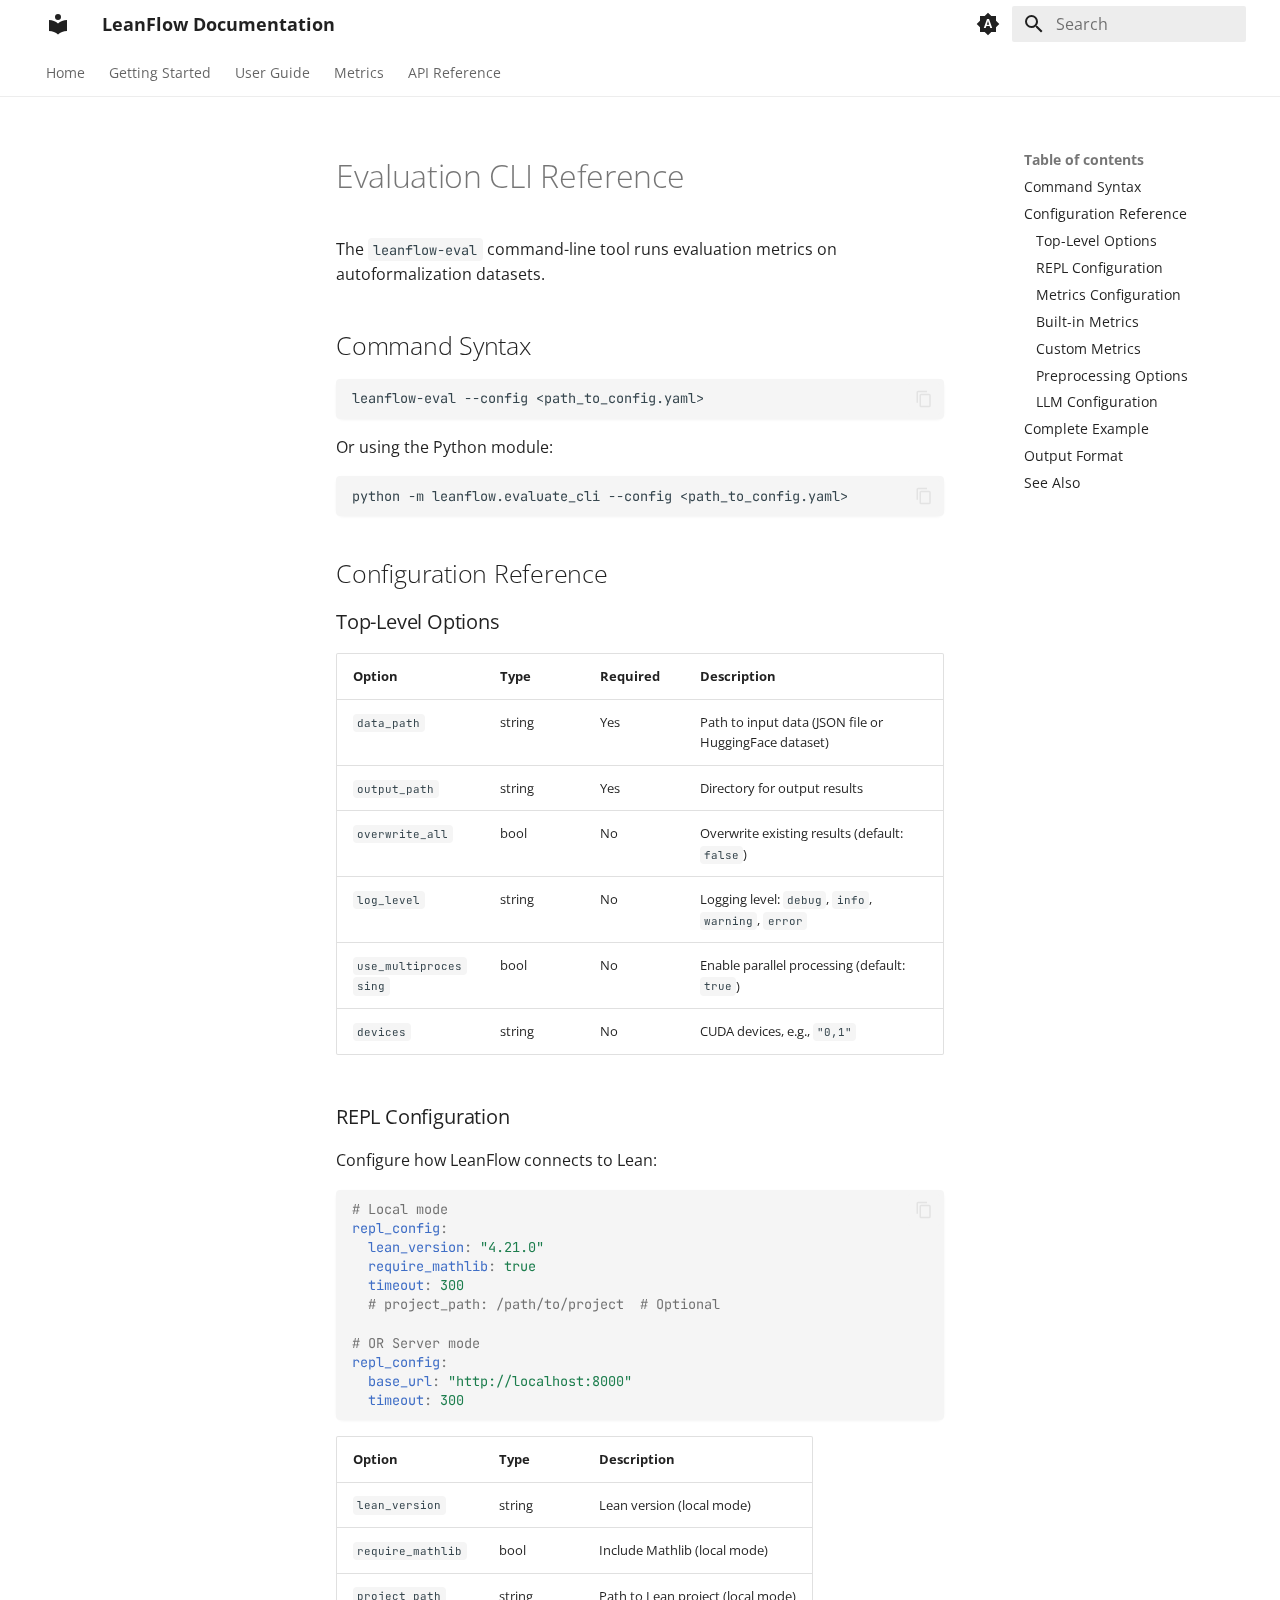
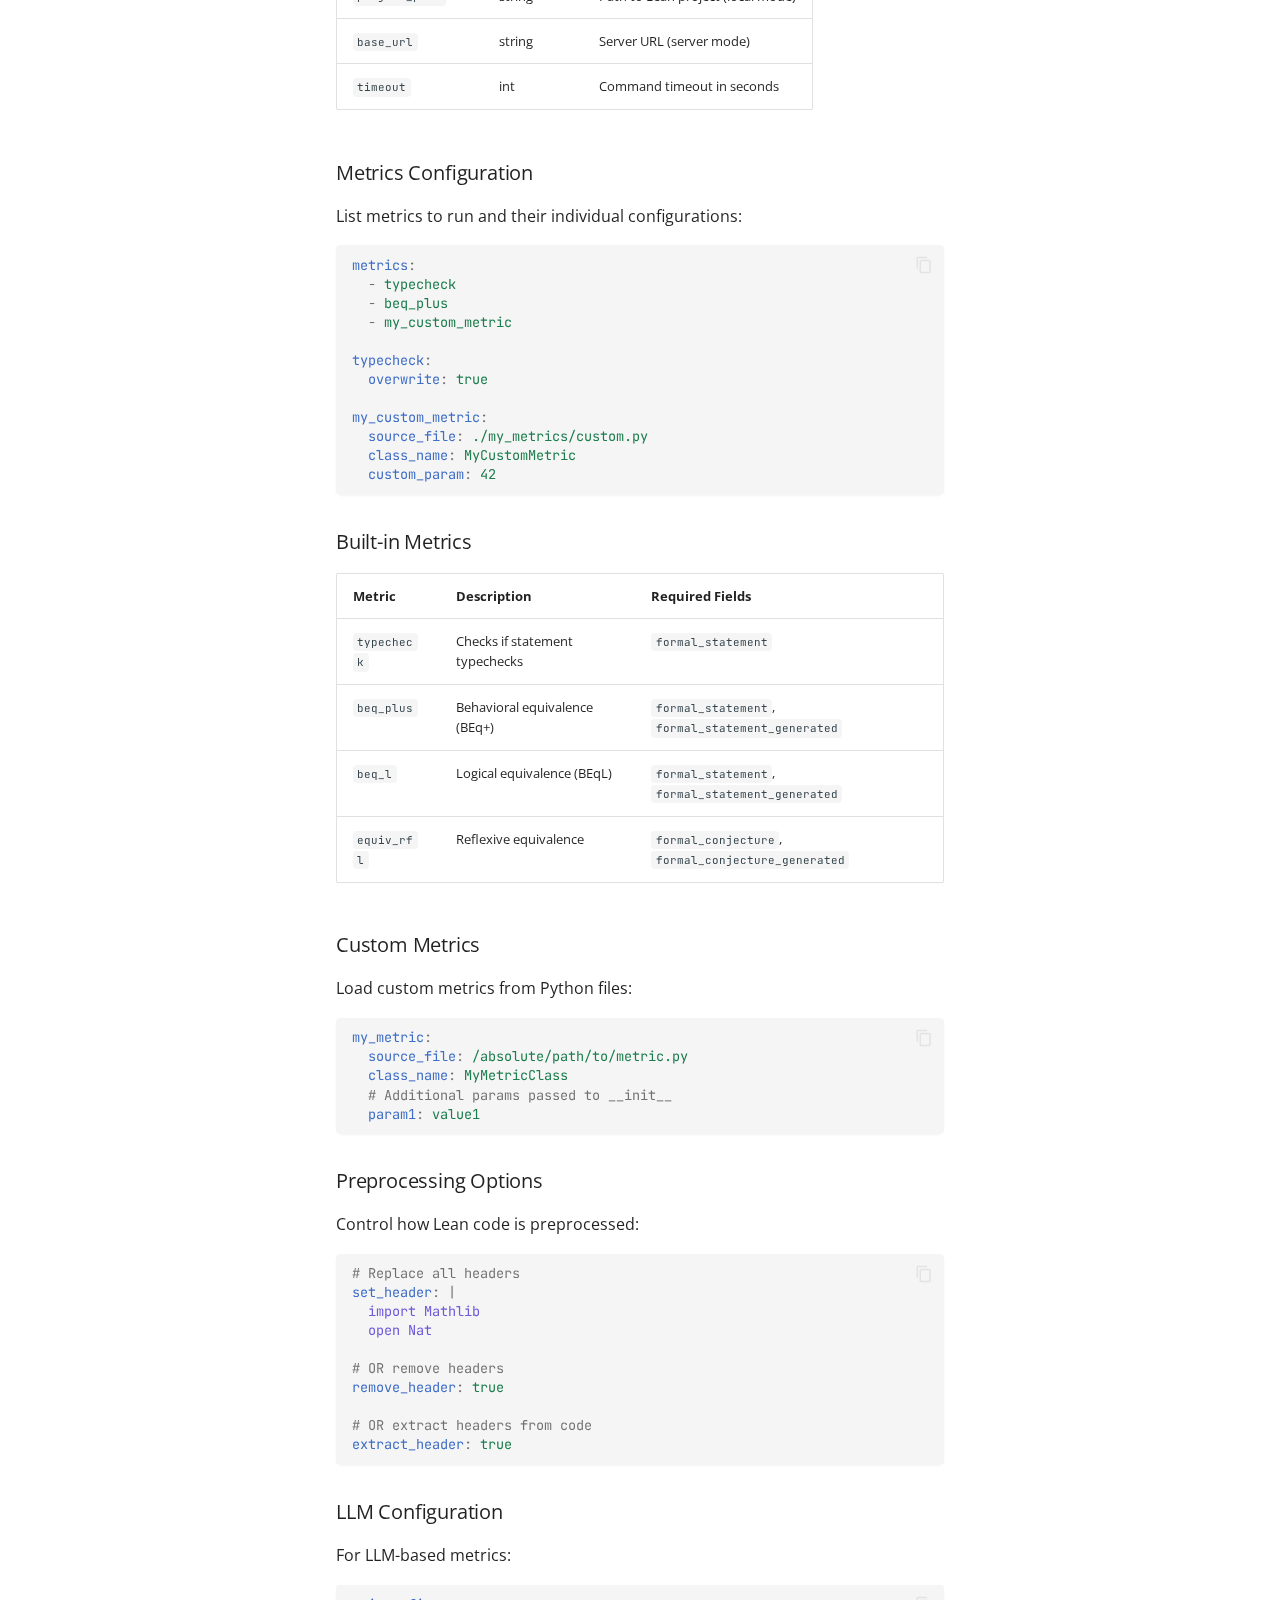
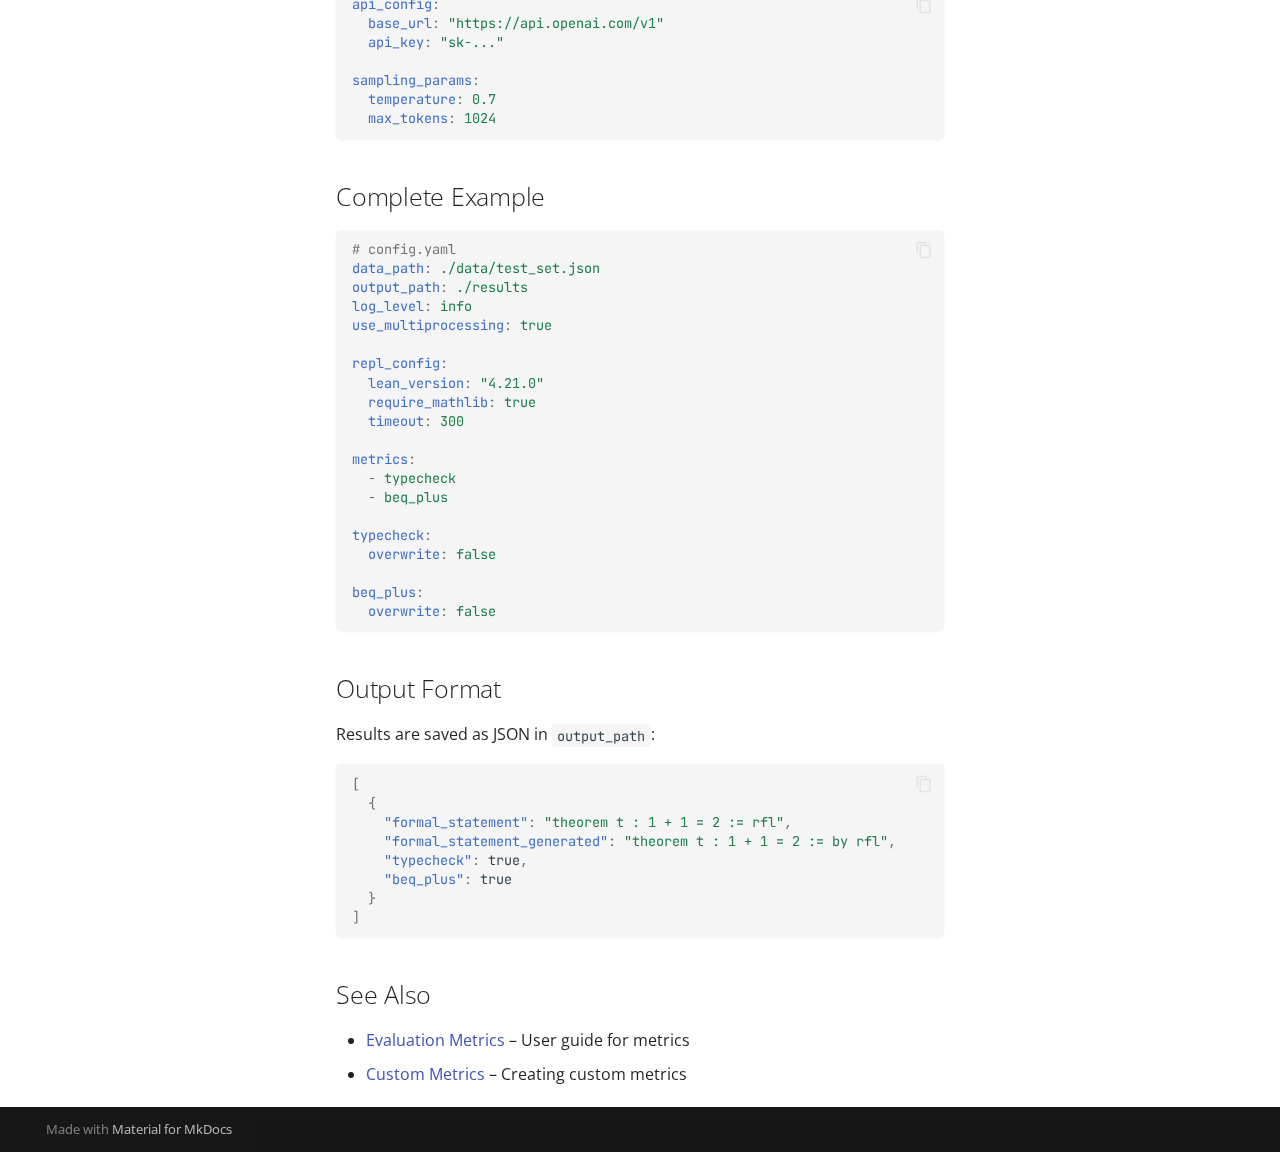
<file: api/cli/index.html>
<!doctype html>
<html lang="en" class="no-js">
  <head>
    
      <meta charset="utf-8">
      <meta name="viewport" content="width=device-width,initial-scale=1">
      
        <meta name="description" content="A flexible Python interface for Lean 4">
      
      
        <meta name="author" content="LeanFlow Team">
      
      
      
      
      
        
      
      
      <link rel="icon" href="../../assets/images/favicon.png">
      <meta name="generator" content="mkdocs-1.6.1, mkdocs-material-9.7.1">
    
    
      
        <title>Evaluation CLI Reference - LeanFlow Documentation</title>
      
    
    
      <link rel="stylesheet" href="../../assets/stylesheets/main.484c7ddc.min.css">
      
        
        <link rel="stylesheet" href="../../assets/stylesheets/palette.ab4e12ef.min.css">
      
      


    
    
      
    
    
      
        
        
        <link rel="preconnect" href="https://fonts.gstatic.com" crossorigin>
        <link rel="stylesheet" href="https://fonts.googleapis.com/css?family=Open+Sans:300,300i,400,400i,700,700i%7CJetBrains+Mono:400,400i,700,700i&display=fallback">
        <style>:root{--md-text-font:"Open Sans";--md-code-font:"JetBrains Mono"}</style>
      
    
    
      <link rel="stylesheet" href="../../assets/_mkdocstrings.css">
    
      <link rel="stylesheet" href="../../stylesheets/extra.css">
    
    <script>__md_scope=new URL("../..",location),__md_hash=e=>[...e].reduce(((e,_)=>(e<<5)-e+_.charCodeAt(0)),0),__md_get=(e,_=localStorage,t=__md_scope)=>JSON.parse(_.getItem(t.pathname+"."+e)),__md_set=(e,_,t=localStorage,a=__md_scope)=>{try{t.setItem(a.pathname+"."+e,JSON.stringify(_))}catch(e){}}</script>
    
      

    
    
  </head>
  
  
    
    
      
    
    
    
    
    <body dir="ltr" data-md-color-scheme="default" data-md-color-primary="indigo" data-md-color-accent="red">
  
    
    <input class="md-toggle" data-md-toggle="drawer" type="checkbox" id="__drawer" autocomplete="off">
    <input class="md-toggle" data-md-toggle="search" type="checkbox" id="__search" autocomplete="off">
    <label class="md-overlay" for="__drawer"></label>
    <div data-md-component="skip">
      
        
        <a href="#evaluation-cli-reference" class="md-skip">
          Skip to content
        </a>
      
    </div>
    <div data-md-component="announce">
      
    </div>
    
    
      

<header class="md-header" data-md-component="header">
  <nav class="md-header__inner md-grid" aria-label="Header">
    <a href="../.." title="LeanFlow Documentation" class="md-header__button md-logo" aria-label="LeanFlow Documentation" data-md-component="logo">
      
  
  <svg xmlns="http://www.w3.org/2000/svg" viewBox="0 0 24 24"><path d="M12 8a3 3 0 0 0 3-3 3 3 0 0 0-3-3 3 3 0 0 0-3 3 3 3 0 0 0 3 3m0 3.54C9.64 9.35 6.5 8 3 8v11c3.5 0 6.64 1.35 9 3.54 2.36-2.19 5.5-3.54 9-3.54V8c-3.5 0-6.64 1.35-9 3.54"/></svg>

    </a>
    <label class="md-header__button md-icon" for="__drawer">
      
      <svg xmlns="http://www.w3.org/2000/svg" viewBox="0 0 24 24"><path d="M3 6h18v2H3zm0 5h18v2H3zm0 5h18v2H3z"/></svg>
    </label>
    <div class="md-header__title" data-md-component="header-title">
      <div class="md-header__ellipsis">
        <div class="md-header__topic">
          <span class="md-ellipsis">
            LeanFlow Documentation
          </span>
        </div>
        <div class="md-header__topic" data-md-component="header-topic">
          <span class="md-ellipsis">
            
              Evaluation CLI Reference
            
          </span>
        </div>
      </div>
    </div>
    
      
        <form class="md-header__option" data-md-component="palette">
  
    
    
    
    <input class="md-option" data-md-color-media="(prefers-color-scheme)" data-md-color-scheme="default" data-md-color-primary="indigo" data-md-color-accent="red"  aria-label="Switch to light mode"  type="radio" name="__palette" id="__palette_0">
    
      <label class="md-header__button md-icon" title="Switch to light mode" for="__palette_1" hidden>
        <svg xmlns="http://www.w3.org/2000/svg" viewBox="0 0 24 24"><path d="m14.3 16-.7-2h-3.2l-.7 2H7.8L11 7h2l3.2 9zM20 8.69V4h-4.69L12 .69 8.69 4H4v4.69L.69 12 4 15.31V20h4.69L12 23.31 15.31 20H20v-4.69L23.31 12zm-9.15 3.96h2.3L12 9z"/></svg>
      </label>
    
  
    
    
    
    <input class="md-option" data-md-color-media="(prefers-color-scheme: light)" data-md-color-scheme="default" data-md-color-primary="white" data-md-color-accent="red"  aria-label="Switch to dark mode"  type="radio" name="__palette" id="__palette_1">
    
      <label class="md-header__button md-icon" title="Switch to dark mode" for="__palette_2" hidden>
        <svg xmlns="http://www.w3.org/2000/svg" viewBox="0 0 24 24"><path d="m17.75 4.09-2.53 1.94.91 3.06-2.63-1.81-2.63 1.81.91-3.06-2.53-1.94L12.44 4l1.06-3 1.06 3zm3.5 6.91-1.64 1.25.59 1.98-1.7-1.17-1.7 1.17.59-1.98L15.75 11l2.06-.05L18.5 9l.69 1.95zm-2.28 4.95c.83-.08 1.72 1.1 1.19 1.85-.32.45-.66.87-1.08 1.27C15.17 23 8.84 23 4.94 19.07c-3.91-3.9-3.91-10.24 0-14.14.4-.4.82-.76 1.27-1.08.75-.53 1.93.36 1.85 1.19-.27 2.86.69 5.83 2.89 8.02a9.96 9.96 0 0 0 8.02 2.89m-1.64 2.02a12.08 12.08 0 0 1-7.8-3.47c-2.17-2.19-3.33-5-3.49-7.82-2.81 3.14-2.7 7.96.31 10.98 3.02 3.01 7.84 3.12 10.98.31"/></svg>
      </label>
    
  
    
    
    
    <input class="md-option" data-md-color-media="(prefers-color-scheme: dark)" data-md-color-scheme="slate" data-md-color-primary="black" data-md-color-accent="red"  aria-label="Switch to light mode"  type="radio" name="__palette" id="__palette_2">
    
      <label class="md-header__button md-icon" title="Switch to light mode" for="__palette_0" hidden>
        <svg xmlns="http://www.w3.org/2000/svg" viewBox="0 0 24 24"><path d="M12 7a5 5 0 0 1 5 5 5 5 0 0 1-5 5 5 5 0 0 1-5-5 5 5 0 0 1 5-5m0 2a3 3 0 0 0-3 3 3 3 0 0 0 3 3 3 3 0 0 0 3-3 3 3 0 0 0-3-3m0-7 2.39 3.42C13.65 5.15 12.84 5 12 5s-1.65.15-2.39.42zM3.34 7l4.16-.35A7.2 7.2 0 0 0 5.94 8.5c-.44.74-.69 1.5-.83 2.29zm.02 10 1.76-3.77a7.131 7.131 0 0 0 2.38 4.14zM20.65 7l-1.77 3.79a7.02 7.02 0 0 0-2.38-4.15zm-.01 10-4.14.36c.59-.51 1.12-1.14 1.54-1.86.42-.73.69-1.5.83-2.29zM12 22l-2.41-3.44c.74.27 1.55.44 2.41.44.82 0 1.63-.17 2.37-.44z"/></svg>
      </label>
    
  
</form>
      
    
    
      <script>var palette=__md_get("__palette");if(palette&&palette.color){if("(prefers-color-scheme)"===palette.color.media){var media=matchMedia("(prefers-color-scheme: light)"),input=document.querySelector(media.matches?"[data-md-color-media='(prefers-color-scheme: light)']":"[data-md-color-media='(prefers-color-scheme: dark)']");palette.color.media=input.getAttribute("data-md-color-media"),palette.color.scheme=input.getAttribute("data-md-color-scheme"),palette.color.primary=input.getAttribute("data-md-color-primary"),palette.color.accent=input.getAttribute("data-md-color-accent")}for(var[key,value]of Object.entries(palette.color))document.body.setAttribute("data-md-color-"+key,value)}</script>
    
    
    
      
      
        <label class="md-header__button md-icon" for="__search">
          
          <svg xmlns="http://www.w3.org/2000/svg" viewBox="0 0 24 24"><path d="M9.5 3A6.5 6.5 0 0 1 16 9.5c0 1.61-.59 3.09-1.56 4.23l.27.27h.79l5 5-1.5 1.5-5-5v-.79l-.27-.27A6.52 6.52 0 0 1 9.5 16 6.5 6.5 0 0 1 3 9.5 6.5 6.5 0 0 1 9.5 3m0 2C7 5 5 7 5 9.5S7 14 9.5 14 14 12 14 9.5 12 5 9.5 5"/></svg>
        </label>
        <div class="md-search" data-md-component="search" role="dialog">
  <label class="md-search__overlay" for="__search"></label>
  <div class="md-search__inner" role="search">
    <form class="md-search__form" name="search">
      <input type="text" class="md-search__input" name="query" aria-label="Search" placeholder="Search" autocapitalize="off" autocorrect="off" autocomplete="off" spellcheck="false" data-md-component="search-query" required>
      <label class="md-search__icon md-icon" for="__search">
        
        <svg xmlns="http://www.w3.org/2000/svg" viewBox="0 0 24 24"><path d="M9.5 3A6.5 6.5 0 0 1 16 9.5c0 1.61-.59 3.09-1.56 4.23l.27.27h.79l5 5-1.5 1.5-5-5v-.79l-.27-.27A6.52 6.52 0 0 1 9.5 16 6.5 6.5 0 0 1 3 9.5 6.5 6.5 0 0 1 9.5 3m0 2C7 5 5 7 5 9.5S7 14 9.5 14 14 12 14 9.5 12 5 9.5 5"/></svg>
        
        <svg xmlns="http://www.w3.org/2000/svg" viewBox="0 0 24 24"><path d="M20 11v2H8l5.5 5.5-1.42 1.42L4.16 12l7.92-7.92L13.5 5.5 8 11z"/></svg>
      </label>
      <nav class="md-search__options" aria-label="Search">
        
        <button type="reset" class="md-search__icon md-icon" title="Clear" aria-label="Clear" tabindex="-1">
          
          <svg xmlns="http://www.w3.org/2000/svg" viewBox="0 0 24 24"><path d="M19 6.41 17.59 5 12 10.59 6.41 5 5 6.41 10.59 12 5 17.59 6.41 19 12 13.41 17.59 19 19 17.59 13.41 12z"/></svg>
        </button>
      </nav>
      
        <div class="md-search__suggest" data-md-component="search-suggest"></div>
      
    </form>
    <div class="md-search__output">
      <div class="md-search__scrollwrap" tabindex="0" data-md-scrollfix>
        <div class="md-search-result" data-md-component="search-result">
          <div class="md-search-result__meta">
            Initializing search
          </div>
          <ol class="md-search-result__list" role="presentation"></ol>
        </div>
      </div>
    </div>
  </div>
</div>
      
    
    
  </nav>
  
</header>
    
    <div class="md-container" data-md-component="container">
      
      
        
          
            
<nav class="md-tabs" aria-label="Tabs" data-md-component="tabs">
  <div class="md-grid">
    <ul class="md-tabs__list">
      
        
  
  
  
  
    <li class="md-tabs__item">
      <a href="../.." class="md-tabs__link">
        
  
  
    
  
  Home

      </a>
    </li>
  

      
        
  
  
  
  
    
    
      <li class="md-tabs__item">
        <a href="../../quickstart/" class="md-tabs__link">
          
  
  
    
  
  Getting Started

        </a>
      </li>
    
  

      
        
  
  
  
  
    
    
      <li class="md-tabs__item">
        <a href="../../repl/" class="md-tabs__link">
          
  
  
    
  
  User Guide

        </a>
      </li>
    
  

      
        
  
  
  
  
    
    
      <li class="md-tabs__item">
        <a href="../../metrics/" class="md-tabs__link">
          
  
  
    
  
  Metrics

        </a>
      </li>
    
  

      
        
  
  
  
  
    
    
      <li class="md-tabs__item">
        <a href="../repl/" class="md-tabs__link">
          
  
  
    
  
  API Reference

        </a>
      </li>
    
  

      
    </ul>
  </div>
</nav>
          
        
      
      <main class="md-main" data-md-component="main">
        <div class="md-main__inner md-grid">
          
            
              
              <div class="md-sidebar md-sidebar--primary" data-md-component="sidebar" data-md-type="navigation" >
                <div class="md-sidebar__scrollwrap">
                  <div class="md-sidebar__inner">
                    


  


<nav class="md-nav md-nav--primary md-nav--lifted" aria-label="Navigation" data-md-level="0">
  <label class="md-nav__title" for="__drawer">
    <a href="../.." title="LeanFlow Documentation" class="md-nav__button md-logo" aria-label="LeanFlow Documentation" data-md-component="logo">
      
  
  <svg xmlns="http://www.w3.org/2000/svg" viewBox="0 0 24 24"><path d="M12 8a3 3 0 0 0 3-3 3 3 0 0 0-3-3 3 3 0 0 0-3 3 3 3 0 0 0 3 3m0 3.54C9.64 9.35 6.5 8 3 8v11c3.5 0 6.64 1.35 9 3.54 2.36-2.19 5.5-3.54 9-3.54V8c-3.5 0-6.64 1.35-9 3.54"/></svg>

    </a>
    LeanFlow Documentation
  </label>
  
  <ul class="md-nav__list" data-md-scrollfix>
    
      
      
  
  
  
  
    <li class="md-nav__item">
      <a href="../.." class="md-nav__link">
        
  
  
  <span class="md-ellipsis">
    
  
    Home
  

    
  </span>
  
  

      </a>
    </li>
  

    
      
      
  
  
  
  
    
    
      
        
      
    
    
    
      
      
        
      
    
    
    <li class="md-nav__item md-nav__item--nested">
      
        
        
          
        
        <input class="md-nav__toggle md-toggle md-toggle--indeterminate" type="checkbox" id="__nav_2" >
        
          
          <label class="md-nav__link" for="__nav_2" id="__nav_2_label" tabindex="0">
            
  
  
  <span class="md-ellipsis">
    
  
    Getting Started
  

    
  </span>
  
  

            <span class="md-nav__icon md-icon"></span>
          </label>
        
        <nav class="md-nav" data-md-level="1" aria-labelledby="__nav_2_label" aria-expanded="false">
          <label class="md-nav__title" for="__nav_2">
            <span class="md-nav__icon md-icon"></span>
            
  
    Getting Started
  

          </label>
          <ul class="md-nav__list" data-md-scrollfix>
            
              
                
  
  
  
  
    <li class="md-nav__item">
      <a href="../../quickstart/" class="md-nav__link">
        
  
  
  <span class="md-ellipsis">
    
  
    Quickstart
  

    
  </span>
  
  

      </a>
    </li>
  

              
            
          </ul>
        </nav>
      
    </li>
  

    
      
      
  
  
  
  
    
    
      
        
      
        
      
        
      
    
    
    
      
      
        
      
    
    
    <li class="md-nav__item md-nav__item--nested">
      
        
        
          
        
        <input class="md-nav__toggle md-toggle md-toggle--indeterminate" type="checkbox" id="__nav_3" >
        
          
          <label class="md-nav__link" for="__nav_3" id="__nav_3_label" tabindex="0">
            
  
  
  <span class="md-ellipsis">
    
  
    User Guide
  

    
  </span>
  
  

            <span class="md-nav__icon md-icon"></span>
          </label>
        
        <nav class="md-nav" data-md-level="1" aria-labelledby="__nav_3_label" aria-expanded="false">
          <label class="md-nav__title" for="__nav_3">
            <span class="md-nav__icon md-icon"></span>
            
  
    User Guide
  

          </label>
          <ul class="md-nav__list" data-md-scrollfix>
            
              
                
  
  
  
  
    <li class="md-nav__item">
      <a href="../../repl/" class="md-nav__link">
        
  
  
  <span class="md-ellipsis">
    
  
    REPL
  

    
  </span>
  
  

      </a>
    </li>
  

              
            
              
                
  
  
  
  
    <li class="md-nav__item">
      <a href="../../server/" class="md-nav__link">
        
  
  
  <span class="md-ellipsis">
    
  
    Server
  

    
  </span>
  
  

      </a>
    </li>
  

              
            
              
                
  
  
  
  
    <li class="md-nav__item">
      <a href="../../cli/" class="md-nav__link">
        
  
  
  <span class="md-ellipsis">
    
  
    Evaluation
  

    
  </span>
  
  

      </a>
    </li>
  

              
            
          </ul>
        </nav>
      
    </li>
  

    
      
      
  
  
  
  
    
    
      
        
      
        
      
    
    
    
      
      
        
      
    
    
    <li class="md-nav__item md-nav__item--nested">
      
        
        
          
        
        <input class="md-nav__toggle md-toggle md-toggle--indeterminate" type="checkbox" id="__nav_4" >
        
          
          <label class="md-nav__link" for="__nav_4" id="__nav_4_label" tabindex="0">
            
  
  
  <span class="md-ellipsis">
    
  
    Metrics
  

    
  </span>
  
  

            <span class="md-nav__icon md-icon"></span>
          </label>
        
        <nav class="md-nav" data-md-level="1" aria-labelledby="__nav_4_label" aria-expanded="false">
          <label class="md-nav__title" for="__nav_4">
            <span class="md-nav__icon md-icon"></span>
            
  
    Metrics
  

          </label>
          <ul class="md-nav__list" data-md-scrollfix>
            
              
                
  
  
  
  
    <li class="md-nav__item">
      <a href="../../metrics/" class="md-nav__link">
        
  
  
  <span class="md-ellipsis">
    
  
    Overview
  

    
  </span>
  
  

      </a>
    </li>
  

              
            
              
                
  
  
  
  
    <li class="md-nav__item">
      <a href="../../custom_metrics/" class="md-nav__link">
        
  
  
  <span class="md-ellipsis">
    
  
    Custom Metrics
  

    
  </span>
  
  

      </a>
    </li>
  

              
            
          </ul>
        </nav>
      
    </li>
  

    
      
      
  
  
  
  
    
    
      
        
      
        
      
        
      
        
      
        
      
    
    
    
      
      
        
      
    
    
    <li class="md-nav__item md-nav__item--nested">
      
        
        
          
        
        <input class="md-nav__toggle md-toggle md-toggle--indeterminate" type="checkbox" id="__nav_5" >
        
          
          <label class="md-nav__link" for="__nav_5" id="__nav_5_label" tabindex="0">
            
  
  
  <span class="md-ellipsis">
    
  
    API Reference
  

    
  </span>
  
  

            <span class="md-nav__icon md-icon"></span>
          </label>
        
        <nav class="md-nav" data-md-level="1" aria-labelledby="__nav_5_label" aria-expanded="false">
          <label class="md-nav__title" for="__nav_5">
            <span class="md-nav__icon md-icon"></span>
            
  
    API Reference
  

          </label>
          <ul class="md-nav__list" data-md-scrollfix>
            
              
                
  
  
  
  
    <li class="md-nav__item">
      <a href="../repl/" class="md-nav__link">
        
  
  
  <span class="md-ellipsis">
    
  
    REPL
  

    
  </span>
  
  

      </a>
    </li>
  

              
            
              
                
  
  
  
  
    <li class="md-nav__item">
      <a href="../server/" class="md-nav__link">
        
  
  
  <span class="md-ellipsis">
    
  
    Server
  

    
  </span>
  
  

      </a>
    </li>
  

              
            
              
                
  
  
  
  
    <li class="md-nav__item">
      <a href="../client/" class="md-nav__link">
        
  
  
  <span class="md-ellipsis">
    
  
    Client
  

    
  </span>
  
  

      </a>
    </li>
  

              
            
              
                
  
  
  
  
    <li class="md-nav__item">
      <a href="../errors/" class="md-nav__link">
        
  
  
  <span class="md-ellipsis">
    
  
    Errors
  

    
  </span>
  
  

      </a>
    </li>
  

              
            
              
                
  
  
  
  
    <li class="md-nav__item">
      <a href="../metrics/" class="md-nav__link">
        
  
  
  <span class="md-ellipsis">
    
  
    Metrics
  

    
  </span>
  
  

      </a>
    </li>
  

              
            
          </ul>
        </nav>
      
    </li>
  

    
  </ul>
</nav>
                  </div>
                </div>
              </div>
            
            
              
              <div class="md-sidebar md-sidebar--secondary" data-md-component="sidebar" data-md-type="toc" >
                <div class="md-sidebar__scrollwrap">
                  <div class="md-sidebar__inner">
                    

<nav class="md-nav md-nav--secondary" aria-label="Table of contents">
  
  
  
    
  
  
    <label class="md-nav__title" for="__toc">
      <span class="md-nav__icon md-icon"></span>
      Table of contents
    </label>
    <ul class="md-nav__list" data-md-component="toc" data-md-scrollfix>
      
        <li class="md-nav__item">
  <a href="#command-syntax" class="md-nav__link">
    <span class="md-ellipsis">
      
        Command Syntax
      
    </span>
  </a>
  
</li>
      
        <li class="md-nav__item">
  <a href="#configuration-reference" class="md-nav__link">
    <span class="md-ellipsis">
      
        Configuration Reference
      
    </span>
  </a>
  
    <nav class="md-nav" aria-label="Configuration Reference">
      <ul class="md-nav__list">
        
          <li class="md-nav__item">
  <a href="#top-level-options" class="md-nav__link">
    <span class="md-ellipsis">
      
        Top-Level Options
      
    </span>
  </a>
  
</li>
        
          <li class="md-nav__item">
  <a href="#repl-configuration" class="md-nav__link">
    <span class="md-ellipsis">
      
        REPL Configuration
      
    </span>
  </a>
  
</li>
        
          <li class="md-nav__item">
  <a href="#metrics-configuration" class="md-nav__link">
    <span class="md-ellipsis">
      
        Metrics Configuration
      
    </span>
  </a>
  
</li>
        
          <li class="md-nav__item">
  <a href="#built-in-metrics" class="md-nav__link">
    <span class="md-ellipsis">
      
        Built-in Metrics
      
    </span>
  </a>
  
</li>
        
          <li class="md-nav__item">
  <a href="#custom-metrics" class="md-nav__link">
    <span class="md-ellipsis">
      
        Custom Metrics
      
    </span>
  </a>
  
</li>
        
          <li class="md-nav__item">
  <a href="#preprocessing-options" class="md-nav__link">
    <span class="md-ellipsis">
      
        Preprocessing Options
      
    </span>
  </a>
  
</li>
        
          <li class="md-nav__item">
  <a href="#llm-configuration" class="md-nav__link">
    <span class="md-ellipsis">
      
        LLM Configuration
      
    </span>
  </a>
  
</li>
        
      </ul>
    </nav>
  
</li>
      
        <li class="md-nav__item">
  <a href="#complete-example" class="md-nav__link">
    <span class="md-ellipsis">
      
        Complete Example
      
    </span>
  </a>
  
</li>
      
        <li class="md-nav__item">
  <a href="#output-format" class="md-nav__link">
    <span class="md-ellipsis">
      
        Output Format
      
    </span>
  </a>
  
</li>
      
        <li class="md-nav__item">
  <a href="#see-also" class="md-nav__link">
    <span class="md-ellipsis">
      
        See Also
      
    </span>
  </a>
  
</li>
      
    </ul>
  
</nav>
                  </div>
                </div>
              </div>
            
          
          
            <div class="md-content" data-md-component="content">
              
              <article class="md-content__inner md-typeset">
                
                  



<h1 id="evaluation-cli-reference">Evaluation CLI Reference</h1>
<p>The <code>leanflow-eval</code> command-line tool runs evaluation metrics on autoformalization datasets.</p>
<h2 id="command-syntax">Command Syntax</h2>
<div class="language-bash highlight"><pre><span></span><code><span id="__span-0-1"><a id="__codelineno-0-1" name="__codelineno-0-1" href="#__codelineno-0-1"></a>leanflow-eval<span class="w"> </span>--config<span class="w"> </span>&lt;path_to_config.yaml&gt;
</span></code></pre></div>
<p>Or using the Python module:</p>
<div class="language-bash highlight"><pre><span></span><code><span id="__span-1-1"><a id="__codelineno-1-1" name="__codelineno-1-1" href="#__codelineno-1-1"></a>python<span class="w"> </span>-m<span class="w"> </span>leanflow.evaluate_cli<span class="w"> </span>--config<span class="w"> </span>&lt;path_to_config.yaml&gt;
</span></code></pre></div>
<h2 id="configuration-reference">Configuration Reference</h2>
<h3 id="top-level-options">Top-Level Options</h3>
<table>
<thead>
<tr>
<th>Option</th>
<th>Type</th>
<th>Required</th>
<th>Description</th>
</tr>
</thead>
<tbody>
<tr>
<td><code>data_path</code></td>
<td>string</td>
<td>Yes</td>
<td>Path to input data (JSON file or HuggingFace dataset)</td>
</tr>
<tr>
<td><code>output_path</code></td>
<td>string</td>
<td>Yes</td>
<td>Directory for output results</td>
</tr>
<tr>
<td><code>overwrite_all</code></td>
<td>bool</td>
<td>No</td>
<td>Overwrite existing results (default: <code>false</code>)</td>
</tr>
<tr>
<td><code>log_level</code></td>
<td>string</td>
<td>No</td>
<td>Logging level: <code>debug</code>, <code>info</code>, <code>warning</code>, <code>error</code></td>
</tr>
<tr>
<td><code>use_multiprocessing</code></td>
<td>bool</td>
<td>No</td>
<td>Enable parallel processing (default: <code>true</code>)</td>
</tr>
<tr>
<td><code>devices</code></td>
<td>string</td>
<td>No</td>
<td>CUDA devices, e.g., <code>"0,1"</code></td>
</tr>
</tbody>
</table>
<h3 id="repl-configuration">REPL Configuration</h3>
<p>Configure how LeanFlow connects to Lean:</p>
<div class="language-yaml highlight"><pre><span></span><code><span id="__span-2-1"><a id="__codelineno-2-1" name="__codelineno-2-1" href="#__codelineno-2-1"></a><span class="c1"># Local mode</span>
</span><span id="__span-2-2"><a id="__codelineno-2-2" name="__codelineno-2-2" href="#__codelineno-2-2"></a><span class="nt">repl_config</span><span class="p">:</span>
</span><span id="__span-2-3"><a id="__codelineno-2-3" name="__codelineno-2-3" href="#__codelineno-2-3"></a><span class="w">  </span><span class="nt">lean_version</span><span class="p">:</span><span class="w"> </span><span class="s">&quot;4.21.0&quot;</span>
</span><span id="__span-2-4"><a id="__codelineno-2-4" name="__codelineno-2-4" href="#__codelineno-2-4"></a><span class="w">  </span><span class="nt">require_mathlib</span><span class="p">:</span><span class="w"> </span><span class="l l-Scalar l-Scalar-Plain">true</span>
</span><span id="__span-2-5"><a id="__codelineno-2-5" name="__codelineno-2-5" href="#__codelineno-2-5"></a><span class="w">  </span><span class="nt">timeout</span><span class="p">:</span><span class="w"> </span><span class="l l-Scalar l-Scalar-Plain">300</span>
</span><span id="__span-2-6"><a id="__codelineno-2-6" name="__codelineno-2-6" href="#__codelineno-2-6"></a><span class="w">  </span><span class="c1"># project_path: /path/to/project  # Optional</span>
</span><span id="__span-2-7"><a id="__codelineno-2-7" name="__codelineno-2-7" href="#__codelineno-2-7"></a>
</span><span id="__span-2-8"><a id="__codelineno-2-8" name="__codelineno-2-8" href="#__codelineno-2-8"></a><span class="c1"># OR Server mode</span>
</span><span id="__span-2-9"><a id="__codelineno-2-9" name="__codelineno-2-9" href="#__codelineno-2-9"></a><span class="nt">repl_config</span><span class="p">:</span>
</span><span id="__span-2-10"><a id="__codelineno-2-10" name="__codelineno-2-10" href="#__codelineno-2-10"></a><span class="w">  </span><span class="nt">base_url</span><span class="p">:</span><span class="w"> </span><span class="s">&quot;http://localhost:8000&quot;</span>
</span><span id="__span-2-11"><a id="__codelineno-2-11" name="__codelineno-2-11" href="#__codelineno-2-11"></a><span class="w">  </span><span class="nt">timeout</span><span class="p">:</span><span class="w"> </span><span class="l l-Scalar l-Scalar-Plain">300</span>
</span></code></pre></div>
<table>
<thead>
<tr>
<th>Option</th>
<th>Type</th>
<th>Description</th>
</tr>
</thead>
<tbody>
<tr>
<td><code>lean_version</code></td>
<td>string</td>
<td>Lean version (local mode)</td>
</tr>
<tr>
<td><code>require_mathlib</code></td>
<td>bool</td>
<td>Include Mathlib (local mode)</td>
</tr>
<tr>
<td><code>project_path</code></td>
<td>string</td>
<td>Path to Lean project (local mode)</td>
</tr>
<tr>
<td><code>base_url</code></td>
<td>string</td>
<td>Server URL (server mode)</td>
</tr>
<tr>
<td><code>timeout</code></td>
<td>int</td>
<td>Command timeout in seconds</td>
</tr>
</tbody>
</table>
<h3 id="metrics-configuration">Metrics Configuration</h3>
<p>List metrics to run and their individual configurations:</p>
<div class="language-yaml highlight"><pre><span></span><code><span id="__span-3-1"><a id="__codelineno-3-1" name="__codelineno-3-1" href="#__codelineno-3-1"></a><span class="nt">metrics</span><span class="p">:</span>
</span><span id="__span-3-2"><a id="__codelineno-3-2" name="__codelineno-3-2" href="#__codelineno-3-2"></a><span class="w">  </span><span class="p p-Indicator">-</span><span class="w"> </span><span class="l l-Scalar l-Scalar-Plain">typecheck</span>
</span><span id="__span-3-3"><a id="__codelineno-3-3" name="__codelineno-3-3" href="#__codelineno-3-3"></a><span class="w">  </span><span class="p p-Indicator">-</span><span class="w"> </span><span class="l l-Scalar l-Scalar-Plain">beq_plus</span>
</span><span id="__span-3-4"><a id="__codelineno-3-4" name="__codelineno-3-4" href="#__codelineno-3-4"></a><span class="w">  </span><span class="p p-Indicator">-</span><span class="w"> </span><span class="l l-Scalar l-Scalar-Plain">my_custom_metric</span>
</span><span id="__span-3-5"><a id="__codelineno-3-5" name="__codelineno-3-5" href="#__codelineno-3-5"></a>
</span><span id="__span-3-6"><a id="__codelineno-3-6" name="__codelineno-3-6" href="#__codelineno-3-6"></a><span class="nt">typecheck</span><span class="p">:</span>
</span><span id="__span-3-7"><a id="__codelineno-3-7" name="__codelineno-3-7" href="#__codelineno-3-7"></a><span class="w">  </span><span class="nt">overwrite</span><span class="p">:</span><span class="w"> </span><span class="l l-Scalar l-Scalar-Plain">true</span>
</span><span id="__span-3-8"><a id="__codelineno-3-8" name="__codelineno-3-8" href="#__codelineno-3-8"></a>
</span><span id="__span-3-9"><a id="__codelineno-3-9" name="__codelineno-3-9" href="#__codelineno-3-9"></a><span class="nt">my_custom_metric</span><span class="p">:</span>
</span><span id="__span-3-10"><a id="__codelineno-3-10" name="__codelineno-3-10" href="#__codelineno-3-10"></a><span class="w">  </span><span class="nt">source_file</span><span class="p">:</span><span class="w"> </span><span class="l l-Scalar l-Scalar-Plain">./my_metrics/custom.py</span>
</span><span id="__span-3-11"><a id="__codelineno-3-11" name="__codelineno-3-11" href="#__codelineno-3-11"></a><span class="w">  </span><span class="nt">class_name</span><span class="p">:</span><span class="w"> </span><span class="l l-Scalar l-Scalar-Plain">MyCustomMetric</span>
</span><span id="__span-3-12"><a id="__codelineno-3-12" name="__codelineno-3-12" href="#__codelineno-3-12"></a><span class="w">  </span><span class="nt">custom_param</span><span class="p">:</span><span class="w"> </span><span class="l l-Scalar l-Scalar-Plain">42</span>
</span></code></pre></div>
<h3 id="built-in-metrics">Built-in Metrics</h3>
<table>
<thead>
<tr>
<th>Metric</th>
<th>Description</th>
<th>Required Fields</th>
</tr>
</thead>
<tbody>
<tr>
<td><code>typecheck</code></td>
<td>Checks if statement typechecks</td>
<td><code>formal_statement</code></td>
</tr>
<tr>
<td><code>beq_plus</code></td>
<td>Behavioral equivalence (BEq+)</td>
<td><code>formal_statement</code>, <code>formal_statement_generated</code></td>
</tr>
<tr>
<td><code>beq_l</code></td>
<td>Logical equivalence (BEqL)</td>
<td><code>formal_statement</code>, <code>formal_statement_generated</code></td>
</tr>
<tr>
<td><code>equiv_rfl</code></td>
<td>Reflexive equivalence</td>
<td><code>formal_conjecture</code>, <code>formal_conjecture_generated</code></td>
</tr>
</tbody>
</table>
<h3 id="custom-metrics">Custom Metrics</h3>
<p>Load custom metrics from Python files:</p>
<div class="language-yaml highlight"><pre><span></span><code><span id="__span-4-1"><a id="__codelineno-4-1" name="__codelineno-4-1" href="#__codelineno-4-1"></a><span class="nt">my_metric</span><span class="p">:</span>
</span><span id="__span-4-2"><a id="__codelineno-4-2" name="__codelineno-4-2" href="#__codelineno-4-2"></a><span class="w">  </span><span class="nt">source_file</span><span class="p">:</span><span class="w"> </span><span class="l l-Scalar l-Scalar-Plain">/absolute/path/to/metric.py</span>
</span><span id="__span-4-3"><a id="__codelineno-4-3" name="__codelineno-4-3" href="#__codelineno-4-3"></a><span class="w">  </span><span class="nt">class_name</span><span class="p">:</span><span class="w"> </span><span class="l l-Scalar l-Scalar-Plain">MyMetricClass</span>
</span><span id="__span-4-4"><a id="__codelineno-4-4" name="__codelineno-4-4" href="#__codelineno-4-4"></a><span class="w">  </span><span class="c1"># Additional params passed to __init__</span>
</span><span id="__span-4-5"><a id="__codelineno-4-5" name="__codelineno-4-5" href="#__codelineno-4-5"></a><span class="w">  </span><span class="nt">param1</span><span class="p">:</span><span class="w"> </span><span class="l l-Scalar l-Scalar-Plain">value1</span>
</span></code></pre></div>
<h3 id="preprocessing-options">Preprocessing Options</h3>
<p>Control how Lean code is preprocessed:</p>
<div class="language-yaml highlight"><pre><span></span><code><span id="__span-5-1"><a id="__codelineno-5-1" name="__codelineno-5-1" href="#__codelineno-5-1"></a><span class="c1"># Replace all headers</span>
</span><span id="__span-5-2"><a id="__codelineno-5-2" name="__codelineno-5-2" href="#__codelineno-5-2"></a><span class="nt">set_header</span><span class="p">:</span><span class="w"> </span><span class="p p-Indicator">|</span>
</span><span id="__span-5-3"><a id="__codelineno-5-3" name="__codelineno-5-3" href="#__codelineno-5-3"></a><span class="w">  </span><span class="no">import Mathlib</span>
</span><span id="__span-5-4"><a id="__codelineno-5-4" name="__codelineno-5-4" href="#__codelineno-5-4"></a><span class="w">  </span><span class="no">open Nat</span>
</span><span id="__span-5-5"><a id="__codelineno-5-5" name="__codelineno-5-5" href="#__codelineno-5-5"></a>
</span><span id="__span-5-6"><a id="__codelineno-5-6" name="__codelineno-5-6" href="#__codelineno-5-6"></a><span class="c1"># OR remove headers</span>
</span><span id="__span-5-7"><a id="__codelineno-5-7" name="__codelineno-5-7" href="#__codelineno-5-7"></a><span class="nt">remove_header</span><span class="p">:</span><span class="w"> </span><span class="l l-Scalar l-Scalar-Plain">true</span>
</span><span id="__span-5-8"><a id="__codelineno-5-8" name="__codelineno-5-8" href="#__codelineno-5-8"></a>
</span><span id="__span-5-9"><a id="__codelineno-5-9" name="__codelineno-5-9" href="#__codelineno-5-9"></a><span class="c1"># OR extract headers from code</span>
</span><span id="__span-5-10"><a id="__codelineno-5-10" name="__codelineno-5-10" href="#__codelineno-5-10"></a><span class="nt">extract_header</span><span class="p">:</span><span class="w"> </span><span class="l l-Scalar l-Scalar-Plain">true</span>
</span></code></pre></div>
<h3 id="llm-configuration">LLM Configuration</h3>
<p>For LLM-based metrics:</p>
<div class="language-yaml highlight"><pre><span></span><code><span id="__span-6-1"><a id="__codelineno-6-1" name="__codelineno-6-1" href="#__codelineno-6-1"></a><span class="nt">api_config</span><span class="p">:</span>
</span><span id="__span-6-2"><a id="__codelineno-6-2" name="__codelineno-6-2" href="#__codelineno-6-2"></a><span class="w">  </span><span class="nt">base_url</span><span class="p">:</span><span class="w"> </span><span class="s">&quot;https://api.openai.com/v1&quot;</span>
</span><span id="__span-6-3"><a id="__codelineno-6-3" name="__codelineno-6-3" href="#__codelineno-6-3"></a><span class="w">  </span><span class="nt">api_key</span><span class="p">:</span><span class="w"> </span><span class="s">&quot;sk-...&quot;</span>
</span><span id="__span-6-4"><a id="__codelineno-6-4" name="__codelineno-6-4" href="#__codelineno-6-4"></a>
</span><span id="__span-6-5"><a id="__codelineno-6-5" name="__codelineno-6-5" href="#__codelineno-6-5"></a><span class="nt">sampling_params</span><span class="p">:</span>
</span><span id="__span-6-6"><a id="__codelineno-6-6" name="__codelineno-6-6" href="#__codelineno-6-6"></a><span class="w">  </span><span class="nt">temperature</span><span class="p">:</span><span class="w"> </span><span class="l l-Scalar l-Scalar-Plain">0.7</span>
</span><span id="__span-6-7"><a id="__codelineno-6-7" name="__codelineno-6-7" href="#__codelineno-6-7"></a><span class="w">  </span><span class="nt">max_tokens</span><span class="p">:</span><span class="w"> </span><span class="l l-Scalar l-Scalar-Plain">1024</span>
</span></code></pre></div>
<h2 id="complete-example">Complete Example</h2>
<div class="language-yaml highlight"><pre><span></span><code><span id="__span-7-1"><a id="__codelineno-7-1" name="__codelineno-7-1" href="#__codelineno-7-1"></a><span class="c1"># config.yaml</span>
</span><span id="__span-7-2"><a id="__codelineno-7-2" name="__codelineno-7-2" href="#__codelineno-7-2"></a><span class="nt">data_path</span><span class="p">:</span><span class="w"> </span><span class="l l-Scalar l-Scalar-Plain">./data/test_set.json</span>
</span><span id="__span-7-3"><a id="__codelineno-7-3" name="__codelineno-7-3" href="#__codelineno-7-3"></a><span class="nt">output_path</span><span class="p">:</span><span class="w"> </span><span class="l l-Scalar l-Scalar-Plain">./results</span>
</span><span id="__span-7-4"><a id="__codelineno-7-4" name="__codelineno-7-4" href="#__codelineno-7-4"></a><span class="nt">log_level</span><span class="p">:</span><span class="w"> </span><span class="l l-Scalar l-Scalar-Plain">info</span>
</span><span id="__span-7-5"><a id="__codelineno-7-5" name="__codelineno-7-5" href="#__codelineno-7-5"></a><span class="nt">use_multiprocessing</span><span class="p">:</span><span class="w"> </span><span class="l l-Scalar l-Scalar-Plain">true</span>
</span><span id="__span-7-6"><a id="__codelineno-7-6" name="__codelineno-7-6" href="#__codelineno-7-6"></a>
</span><span id="__span-7-7"><a id="__codelineno-7-7" name="__codelineno-7-7" href="#__codelineno-7-7"></a><span class="nt">repl_config</span><span class="p">:</span>
</span><span id="__span-7-8"><a id="__codelineno-7-8" name="__codelineno-7-8" href="#__codelineno-7-8"></a><span class="w">  </span><span class="nt">lean_version</span><span class="p">:</span><span class="w"> </span><span class="s">&quot;4.21.0&quot;</span>
</span><span id="__span-7-9"><a id="__codelineno-7-9" name="__codelineno-7-9" href="#__codelineno-7-9"></a><span class="w">  </span><span class="nt">require_mathlib</span><span class="p">:</span><span class="w"> </span><span class="l l-Scalar l-Scalar-Plain">true</span>
</span><span id="__span-7-10"><a id="__codelineno-7-10" name="__codelineno-7-10" href="#__codelineno-7-10"></a><span class="w">  </span><span class="nt">timeout</span><span class="p">:</span><span class="w"> </span><span class="l l-Scalar l-Scalar-Plain">300</span>
</span><span id="__span-7-11"><a id="__codelineno-7-11" name="__codelineno-7-11" href="#__codelineno-7-11"></a>
</span><span id="__span-7-12"><a id="__codelineno-7-12" name="__codelineno-7-12" href="#__codelineno-7-12"></a><span class="nt">metrics</span><span class="p">:</span>
</span><span id="__span-7-13"><a id="__codelineno-7-13" name="__codelineno-7-13" href="#__codelineno-7-13"></a><span class="w">  </span><span class="p p-Indicator">-</span><span class="w"> </span><span class="l l-Scalar l-Scalar-Plain">typecheck</span>
</span><span id="__span-7-14"><a id="__codelineno-7-14" name="__codelineno-7-14" href="#__codelineno-7-14"></a><span class="w">  </span><span class="p p-Indicator">-</span><span class="w"> </span><span class="l l-Scalar l-Scalar-Plain">beq_plus</span>
</span><span id="__span-7-15"><a id="__codelineno-7-15" name="__codelineno-7-15" href="#__codelineno-7-15"></a>
</span><span id="__span-7-16"><a id="__codelineno-7-16" name="__codelineno-7-16" href="#__codelineno-7-16"></a><span class="nt">typecheck</span><span class="p">:</span>
</span><span id="__span-7-17"><a id="__codelineno-7-17" name="__codelineno-7-17" href="#__codelineno-7-17"></a><span class="w">  </span><span class="nt">overwrite</span><span class="p">:</span><span class="w"> </span><span class="l l-Scalar l-Scalar-Plain">false</span>
</span><span id="__span-7-18"><a id="__codelineno-7-18" name="__codelineno-7-18" href="#__codelineno-7-18"></a>
</span><span id="__span-7-19"><a id="__codelineno-7-19" name="__codelineno-7-19" href="#__codelineno-7-19"></a><span class="nt">beq_plus</span><span class="p">:</span>
</span><span id="__span-7-20"><a id="__codelineno-7-20" name="__codelineno-7-20" href="#__codelineno-7-20"></a><span class="w">  </span><span class="nt">overwrite</span><span class="p">:</span><span class="w"> </span><span class="l l-Scalar l-Scalar-Plain">false</span>
</span></code></pre></div>
<h2 id="output-format">Output Format</h2>
<p>Results are saved as JSON in <code>output_path</code>:</p>
<div class="language-json highlight"><pre><span></span><code><span id="__span-8-1"><a id="__codelineno-8-1" name="__codelineno-8-1" href="#__codelineno-8-1"></a><span class="p">[</span>
</span><span id="__span-8-2"><a id="__codelineno-8-2" name="__codelineno-8-2" href="#__codelineno-8-2"></a><span class="w">  </span><span class="p">{</span>
</span><span id="__span-8-3"><a id="__codelineno-8-3" name="__codelineno-8-3" href="#__codelineno-8-3"></a><span class="w">    </span><span class="nt">&quot;formal_statement&quot;</span><span class="p">:</span><span class="w"> </span><span class="s2">&quot;theorem t : 1 + 1 = 2 := rfl&quot;</span><span class="p">,</span>
</span><span id="__span-8-4"><a id="__codelineno-8-4" name="__codelineno-8-4" href="#__codelineno-8-4"></a><span class="w">    </span><span class="nt">&quot;formal_statement_generated&quot;</span><span class="p">:</span><span class="w"> </span><span class="s2">&quot;theorem t : 1 + 1 = 2 := by rfl&quot;</span><span class="p">,</span>
</span><span id="__span-8-5"><a id="__codelineno-8-5" name="__codelineno-8-5" href="#__codelineno-8-5"></a><span class="w">    </span><span class="nt">&quot;typecheck&quot;</span><span class="p">:</span><span class="w"> </span><span class="kc">true</span><span class="p">,</span>
</span><span id="__span-8-6"><a id="__codelineno-8-6" name="__codelineno-8-6" href="#__codelineno-8-6"></a><span class="w">    </span><span class="nt">&quot;beq_plus&quot;</span><span class="p">:</span><span class="w"> </span><span class="kc">true</span>
</span><span id="__span-8-7"><a id="__codelineno-8-7" name="__codelineno-8-7" href="#__codelineno-8-7"></a><span class="w">  </span><span class="p">}</span>
</span><span id="__span-8-8"><a id="__codelineno-8-8" name="__codelineno-8-8" href="#__codelineno-8-8"></a><span class="p">]</span>
</span></code></pre></div>
<h2 id="see-also">See Also</h2>
<ul>
<li><a href="../../metrics/">Evaluation Metrics</a> – User guide for metrics</li>
<li><a href="../../custom_metrics/">Custom Metrics</a> – Creating custom metrics</li>
</ul>












                
              </article>
            </div>
          
          
<script>var target=document.getElementById(location.hash.slice(1));target&&target.name&&(target.checked=target.name.startsWith("__tabbed_"))</script>
        </div>
        
          <button type="button" class="md-top md-icon" data-md-component="top" hidden>
  
  <svg xmlns="http://www.w3.org/2000/svg" viewBox="0 0 24 24"><path d="M13 20h-2V8l-5.5 5.5-1.42-1.42L12 4.16l7.92 7.92-1.42 1.42L13 8z"/></svg>
  Back to top
</button>
        
      </main>
      
        <footer class="md-footer">
  
  <div class="md-footer-meta md-typeset">
    <div class="md-footer-meta__inner md-grid">
      <div class="md-copyright">
  
  
    Made with
    <a href="https://squidfunk.github.io/mkdocs-material/" target="_blank" rel="noopener">
      Material for MkDocs
    </a>
  
</div>
      
    </div>
  </div>
</footer>
      
    </div>
    <div class="md-dialog" data-md-component="dialog">
      <div class="md-dialog__inner md-typeset"></div>
    </div>
    
    
    
      
      
      <script id="__config" type="application/json">{"annotate": null, "base": "../..", "features": ["content.code.copy", "content.code.annotate", "navigation.expand", "navigation.indexes", "navigation.sections", "navigation.tabs", "navigation.top", "search.suggest", "search.highlight", "toc.follow"], "search": "../../assets/javascripts/workers/search.2c215733.min.js", "tags": null, "translations": {"clipboard.copied": "Copied to clipboard", "clipboard.copy": "Copy to clipboard", "search.result.more.one": "1 more on this page", "search.result.more.other": "# more on this page", "search.result.none": "No matching documents", "search.result.one": "1 matching document", "search.result.other": "# matching documents", "search.result.placeholder": "Type to start searching", "search.result.term.missing": "Missing", "select.version": "Select version"}, "version": null}</script>
    
    
      <script src="../../assets/javascripts/bundle.79ae519e.min.js"></script>
      
        <script src="../../javascripts/toggle.js"></script>
      
    
  </body>
</html>
</file>
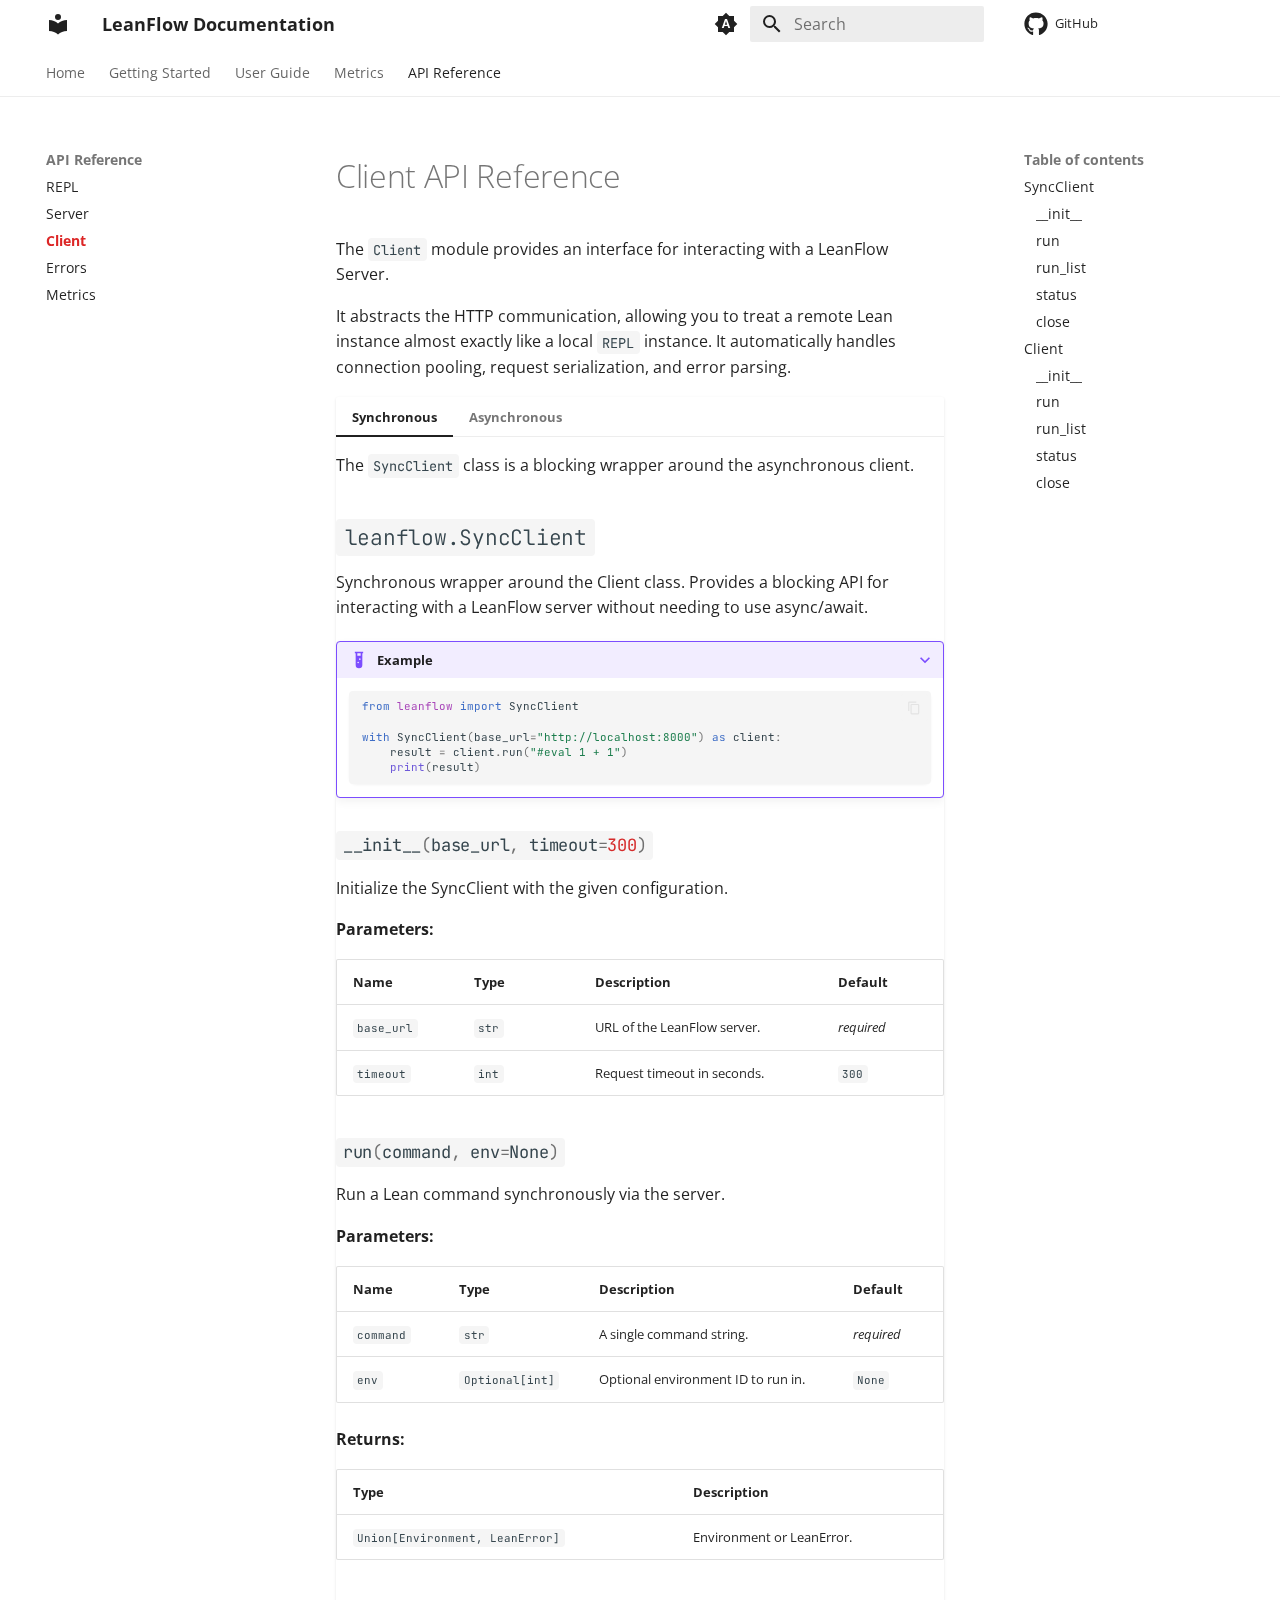
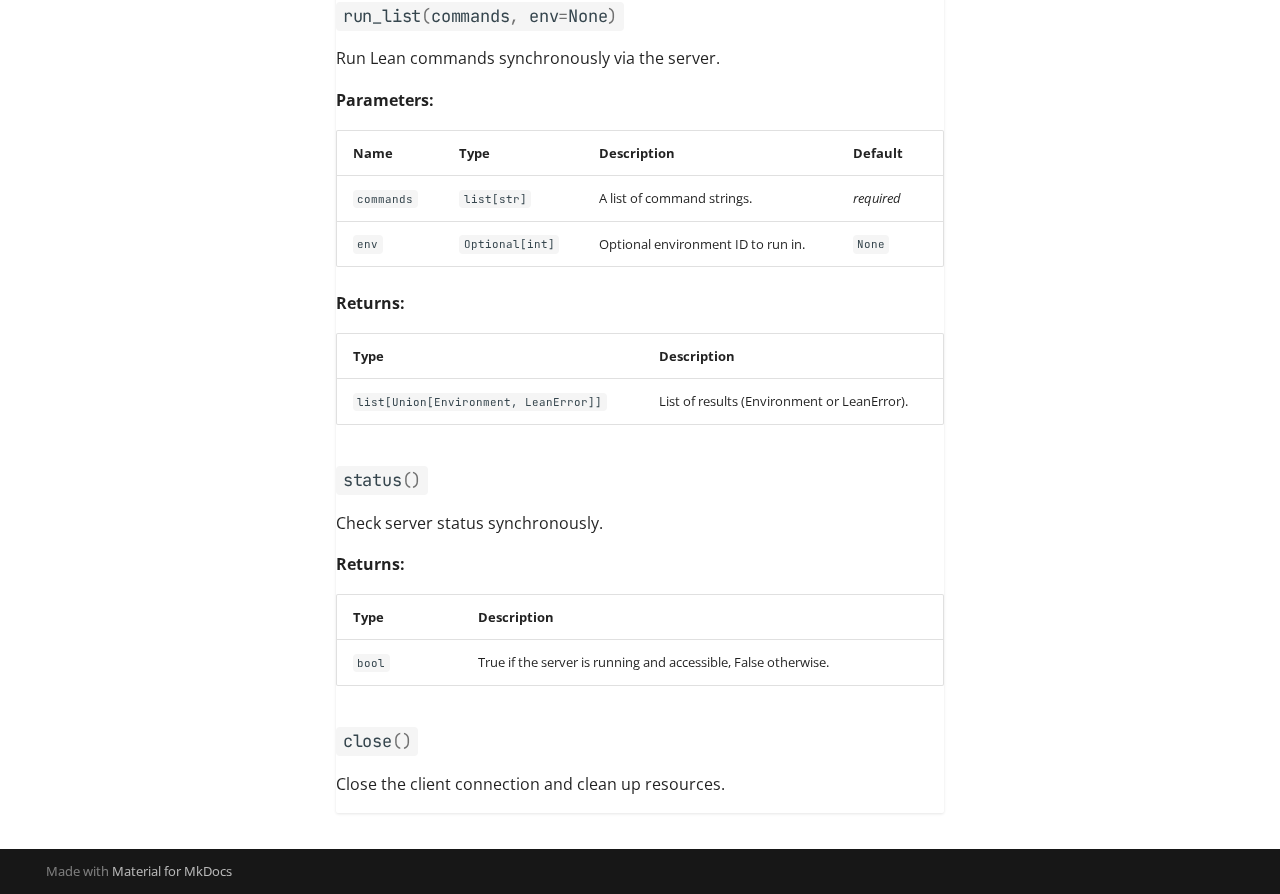
<file: api/client/index.html>
<!doctype html>
<html lang="en" class="no-js">
  <head>
    
      <meta charset="utf-8">
      <meta name="viewport" content="width=device-width,initial-scale=1">
      
        <meta name="description" content="A flexible Python interface for Lean 4">
      
      
        <meta name="author" content="LeanFlow Team">
      
      
        <link rel="canonical" href="https://Formal-Math-Reasoning.github.io/leanflow/api/client/">
      
      
        <link rel="prev" href="../server/">
      
      
        <link rel="next" href="../errors/">
      
      
        
      
      
      <link rel="icon" href="../../assets/images/favicon.png">
      <meta name="generator" content="mkdocs-1.6.1, mkdocs-material-9.7.1">
    
    
      
        <title>Client - LeanFlow Documentation</title>
      
    
    
      <link rel="stylesheet" href="../../assets/stylesheets/main.484c7ddc.min.css">
      
        
        <link rel="stylesheet" href="../../assets/stylesheets/palette.ab4e12ef.min.css">
      
      


    
    
      
    
    
      
        
        
        <link rel="preconnect" href="https://fonts.gstatic.com" crossorigin>
        <link rel="stylesheet" href="https://fonts.googleapis.com/css?family=Open+Sans:300,300i,400,400i,700,700i%7CJetBrains+Mono:400,400i,700,700i&display=fallback">
        <style>:root{--md-text-font:"Open Sans";--md-code-font:"JetBrains Mono"}</style>
      
    
    
      <link rel="stylesheet" href="../../assets/_mkdocstrings.css">
    
      <link rel="stylesheet" href="../../stylesheets/extra.css">
    
    <script>__md_scope=new URL("../..",location),__md_hash=e=>[...e].reduce(((e,_)=>(e<<5)-e+_.charCodeAt(0)),0),__md_get=(e,_=localStorage,t=__md_scope)=>JSON.parse(_.getItem(t.pathname+"."+e)),__md_set=(e,_,t=localStorage,a=__md_scope)=>{try{t.setItem(a.pathname+"."+e,JSON.stringify(_))}catch(e){}}</script>
    
      

    
    
  </head>
  
  
    
    
      
    
    
    
    
    <body dir="ltr" data-md-color-scheme="default" data-md-color-primary="indigo" data-md-color-accent="red">
  
    
    <input class="md-toggle" data-md-toggle="drawer" type="checkbox" id="__drawer" autocomplete="off">
    <input class="md-toggle" data-md-toggle="search" type="checkbox" id="__search" autocomplete="off">
    <label class="md-overlay" for="__drawer"></label>
    <div data-md-component="skip">
      
        
        <a href="#client-api-reference" class="md-skip">
          Skip to content
        </a>
      
    </div>
    <div data-md-component="announce">
      
    </div>
    
    
      

<header class="md-header" data-md-component="header">
  <nav class="md-header__inner md-grid" aria-label="Header">
    <a href="../.." title="LeanFlow Documentation" class="md-header__button md-logo" aria-label="LeanFlow Documentation" data-md-component="logo">
      
  
  <svg xmlns="http://www.w3.org/2000/svg" viewBox="0 0 24 24"><path d="M12 8a3 3 0 0 0 3-3 3 3 0 0 0-3-3 3 3 0 0 0-3 3 3 3 0 0 0 3 3m0 3.54C9.64 9.35 6.5 8 3 8v11c3.5 0 6.64 1.35 9 3.54 2.36-2.19 5.5-3.54 9-3.54V8c-3.5 0-6.64 1.35-9 3.54"/></svg>

    </a>
    <label class="md-header__button md-icon" for="__drawer">
      
      <svg xmlns="http://www.w3.org/2000/svg" viewBox="0 0 24 24"><path d="M3 6h18v2H3zm0 5h18v2H3zm0 5h18v2H3z"/></svg>
    </label>
    <div class="md-header__title" data-md-component="header-title">
      <div class="md-header__ellipsis">
        <div class="md-header__topic">
          <span class="md-ellipsis">
            LeanFlow Documentation
          </span>
        </div>
        <div class="md-header__topic" data-md-component="header-topic">
          <span class="md-ellipsis">
            
              Client
            
          </span>
        </div>
      </div>
    </div>
    
      
        <form class="md-header__option" data-md-component="palette">
  
    
    
    
    <input class="md-option" data-md-color-media="(prefers-color-scheme)" data-md-color-scheme="default" data-md-color-primary="indigo" data-md-color-accent="red"  aria-label="Switch to light mode"  type="radio" name="__palette" id="__palette_0">
    
      <label class="md-header__button md-icon" title="Switch to light mode" for="__palette_1" hidden>
        <svg xmlns="http://www.w3.org/2000/svg" viewBox="0 0 24 24"><path d="m14.3 16-.7-2h-3.2l-.7 2H7.8L11 7h2l3.2 9zM20 8.69V4h-4.69L12 .69 8.69 4H4v4.69L.69 12 4 15.31V20h4.69L12 23.31 15.31 20H20v-4.69L23.31 12zm-9.15 3.96h2.3L12 9z"/></svg>
      </label>
    
  
    
    
    
    <input class="md-option" data-md-color-media="(prefers-color-scheme: light)" data-md-color-scheme="default" data-md-color-primary="white" data-md-color-accent="red"  aria-label="Switch to dark mode"  type="radio" name="__palette" id="__palette_1">
    
      <label class="md-header__button md-icon" title="Switch to dark mode" for="__palette_2" hidden>
        <svg xmlns="http://www.w3.org/2000/svg" viewBox="0 0 24 24"><path d="m17.75 4.09-2.53 1.94.91 3.06-2.63-1.81-2.63 1.81.91-3.06-2.53-1.94L12.44 4l1.06-3 1.06 3zm3.5 6.91-1.64 1.25.59 1.98-1.7-1.17-1.7 1.17.59-1.98L15.75 11l2.06-.05L18.5 9l.69 1.95zm-2.28 4.95c.83-.08 1.72 1.1 1.19 1.85-.32.45-.66.87-1.08 1.27C15.17 23 8.84 23 4.94 19.07c-3.91-3.9-3.91-10.24 0-14.14.4-.4.82-.76 1.27-1.08.75-.53 1.93.36 1.85 1.19-.27 2.86.69 5.83 2.89 8.02a9.96 9.96 0 0 0 8.02 2.89m-1.64 2.02a12.08 12.08 0 0 1-7.8-3.47c-2.17-2.19-3.33-5-3.49-7.82-2.81 3.14-2.7 7.96.31 10.98 3.02 3.01 7.84 3.12 10.98.31"/></svg>
      </label>
    
  
    
    
    
    <input class="md-option" data-md-color-media="(prefers-color-scheme: dark)" data-md-color-scheme="slate" data-md-color-primary="black" data-md-color-accent="red"  aria-label="Switch to light mode"  type="radio" name="__palette" id="__palette_2">
    
      <label class="md-header__button md-icon" title="Switch to light mode" for="__palette_0" hidden>
        <svg xmlns="http://www.w3.org/2000/svg" viewBox="0 0 24 24"><path d="M12 7a5 5 0 0 1 5 5 5 5 0 0 1-5 5 5 5 0 0 1-5-5 5 5 0 0 1 5-5m0 2a3 3 0 0 0-3 3 3 3 0 0 0 3 3 3 3 0 0 0 3-3 3 3 0 0 0-3-3m0-7 2.39 3.42C13.65 5.15 12.84 5 12 5s-1.65.15-2.39.42zM3.34 7l4.16-.35A7.2 7.2 0 0 0 5.94 8.5c-.44.74-.69 1.5-.83 2.29zm.02 10 1.76-3.77a7.131 7.131 0 0 0 2.38 4.14zM20.65 7l-1.77 3.79a7.02 7.02 0 0 0-2.38-4.15zm-.01 10-4.14.36c.59-.51 1.12-1.14 1.54-1.86.42-.73.69-1.5.83-2.29zM12 22l-2.41-3.44c.74.27 1.55.44 2.41.44.82 0 1.63-.17 2.37-.44z"/></svg>
      </label>
    
  
</form>
      
    
    
      <script>var palette=__md_get("__palette");if(palette&&palette.color){if("(prefers-color-scheme)"===palette.color.media){var media=matchMedia("(prefers-color-scheme: light)"),input=document.querySelector(media.matches?"[data-md-color-media='(prefers-color-scheme: light)']":"[data-md-color-media='(prefers-color-scheme: dark)']");palette.color.media=input.getAttribute("data-md-color-media"),palette.color.scheme=input.getAttribute("data-md-color-scheme"),palette.color.primary=input.getAttribute("data-md-color-primary"),palette.color.accent=input.getAttribute("data-md-color-accent")}for(var[key,value]of Object.entries(palette.color))document.body.setAttribute("data-md-color-"+key,value)}</script>
    
    
    
      
      
        <label class="md-header__button md-icon" for="__search">
          
          <svg xmlns="http://www.w3.org/2000/svg" viewBox="0 0 24 24"><path d="M9.5 3A6.5 6.5 0 0 1 16 9.5c0 1.61-.59 3.09-1.56 4.23l.27.27h.79l5 5-1.5 1.5-5-5v-.79l-.27-.27A6.52 6.52 0 0 1 9.5 16 6.5 6.5 0 0 1 3 9.5 6.5 6.5 0 0 1 9.5 3m0 2C7 5 5 7 5 9.5S7 14 9.5 14 14 12 14 9.5 12 5 9.5 5"/></svg>
        </label>
        <div class="md-search" data-md-component="search" role="dialog">
  <label class="md-search__overlay" for="__search"></label>
  <div class="md-search__inner" role="search">
    <form class="md-search__form" name="search">
      <input type="text" class="md-search__input" name="query" aria-label="Search" placeholder="Search" autocapitalize="off" autocorrect="off" autocomplete="off" spellcheck="false" data-md-component="search-query" required>
      <label class="md-search__icon md-icon" for="__search">
        
        <svg xmlns="http://www.w3.org/2000/svg" viewBox="0 0 24 24"><path d="M9.5 3A6.5 6.5 0 0 1 16 9.5c0 1.61-.59 3.09-1.56 4.23l.27.27h.79l5 5-1.5 1.5-5-5v-.79l-.27-.27A6.52 6.52 0 0 1 9.5 16 6.5 6.5 0 0 1 3 9.5 6.5 6.5 0 0 1 9.5 3m0 2C7 5 5 7 5 9.5S7 14 9.5 14 14 12 14 9.5 12 5 9.5 5"/></svg>
        
        <svg xmlns="http://www.w3.org/2000/svg" viewBox="0 0 24 24"><path d="M20 11v2H8l5.5 5.5-1.42 1.42L4.16 12l7.92-7.92L13.5 5.5 8 11z"/></svg>
      </label>
      <nav class="md-search__options" aria-label="Search">
        
        <button type="reset" class="md-search__icon md-icon" title="Clear" aria-label="Clear" tabindex="-1">
          
          <svg xmlns="http://www.w3.org/2000/svg" viewBox="0 0 24 24"><path d="M19 6.41 17.59 5 12 10.59 6.41 5 5 6.41 10.59 12 5 17.59 6.41 19 12 13.41 17.59 19 19 17.59 13.41 12z"/></svg>
        </button>
      </nav>
      
        <div class="md-search__suggest" data-md-component="search-suggest"></div>
      
    </form>
    <div class="md-search__output">
      <div class="md-search__scrollwrap" tabindex="0" data-md-scrollfix>
        <div class="md-search-result" data-md-component="search-result">
          <div class="md-search-result__meta">
            Initializing search
          </div>
          <ol class="md-search-result__list" role="presentation"></ol>
        </div>
      </div>
    </div>
  </div>
</div>
      
    
    
      <div class="md-header__source">
        <a href="https://github.com/Formal-Math-Reasoning/leanflow" title="Go to repository" class="md-source" data-md-component="source">
  <div class="md-source__icon md-icon">
    
    <svg xmlns="http://www.w3.org/2000/svg" viewBox="0 0 512 512"><!--! Font Awesome Free 7.1.0 by @fontawesome - https://fontawesome.com License - https://fontawesome.com/license/free (Icons: CC BY 4.0, Fonts: SIL OFL 1.1, Code: MIT License) Copyright 2025 Fonticons, Inc.--><path d="M173.9 397.4c0 2-2.3 3.6-5.2 3.6-3.3.3-5.6-1.3-5.6-3.6 0-2 2.3-3.6 5.2-3.6 3-.3 5.6 1.3 5.6 3.6m-31.1-4.5c-.7 2 1.3 4.3 4.3 4.9 2.6 1 5.6 0 6.2-2s-1.3-4.3-4.3-5.2c-2.6-.7-5.5.3-6.2 2.3m44.2-1.7c-2.9.7-4.9 2.6-4.6 4.9.3 2 2.9 3.3 5.9 2.6 2.9-.7 4.9-2.6 4.6-4.6-.3-1.9-3-3.2-5.9-2.9M252.8 8C114.1 8 8 113.3 8 252c0 110.9 69.8 205.8 169.5 239.2 12.8 2.3 17.3-5.6 17.3-12.1 0-6.2-.3-40.4-.3-61.4 0 0-70 15-84.7-29.8 0 0-11.4-29.1-27.8-36.6 0 0-22.9-15.7 1.6-15.4 0 0 24.9 2 38.6 25.8 21.9 38.6 58.6 27.5 72.9 20.9 2.3-16 8.8-27.1 16-33.7-55.9-6.2-112.3-14.3-112.3-110.5 0-27.5 7.6-41.3 23.6-58.9-2.6-6.5-11.1-33.3 2.6-67.9 20.9-6.5 69 27 69 27 20-5.6 41.5-8.5 62.8-8.5s42.8 2.9 62.8 8.5c0 0 48.1-33.6 69-27 13.7 34.7 5.2 61.4 2.6 67.9 16 17.7 25.8 31.5 25.8 58.9 0 96.5-58.9 104.2-114.8 110.5 9.2 7.9 17 22.9 17 46.4 0 33.7-.3 75.4-.3 83.6 0 6.5 4.6 14.4 17.3 12.1C436.2 457.8 504 362.9 504 252 504 113.3 391.5 8 252.8 8M105.2 352.9c-1.3 1-1 3.3.7 5.2 1.6 1.6 3.9 2.3 5.2 1 1.3-1 1-3.3-.7-5.2-1.6-1.6-3.9-2.3-5.2-1m-10.8-8.1c-.7 1.3.3 2.9 2.3 3.9 1.6 1 3.6.7 4.3-.7.7-1.3-.3-2.9-2.3-3.9-2-.6-3.6-.3-4.3.7m32.4 35.6c-1.6 1.3-1 4.3 1.3 6.2 2.3 2.3 5.2 2.6 6.5 1 1.3-1.3.7-4.3-1.3-6.2-2.2-2.3-5.2-2.6-6.5-1m-11.4-14.7c-1.6 1-1.6 3.6 0 5.9s4.3 3.3 5.6 2.3c1.6-1.3 1.6-3.9 0-6.2-1.4-2.3-4-3.3-5.6-2"/></svg>
  </div>
  <div class="md-source__repository">
    GitHub
  </div>
</a>
      </div>
    
  </nav>
  
</header>
    
    <div class="md-container" data-md-component="container">
      
      
        
          
            
<nav class="md-tabs" aria-label="Tabs" data-md-component="tabs">
  <div class="md-grid">
    <ul class="md-tabs__list">
      
        
  
  
  
  
    <li class="md-tabs__item">
      <a href="../.." class="md-tabs__link">
        
  
  
    
  
  Home

      </a>
    </li>
  

      
        
  
  
  
  
    
    
      <li class="md-tabs__item">
        <a href="../../quickstart/" class="md-tabs__link">
          
  
  
    
  
  Getting Started

        </a>
      </li>
    
  

      
        
  
  
  
  
    
    
      <li class="md-tabs__item">
        <a href="../../repl/" class="md-tabs__link">
          
  
  
    
  
  User Guide

        </a>
      </li>
    
  

      
        
  
  
  
  
    
    
      <li class="md-tabs__item">
        <a href="../../metrics/" class="md-tabs__link">
          
  
  
    
  
  Metrics

        </a>
      </li>
    
  

      
        
  
  
  
    
  
  
    
    
      <li class="md-tabs__item md-tabs__item--active">
        <a href="../repl/" class="md-tabs__link">
          
  
  
    
  
  API Reference

        </a>
      </li>
    
  

      
    </ul>
  </div>
</nav>
          
        
      
      <main class="md-main" data-md-component="main">
        <div class="md-main__inner md-grid">
          
            
              
              <div class="md-sidebar md-sidebar--primary" data-md-component="sidebar" data-md-type="navigation" >
                <div class="md-sidebar__scrollwrap">
                  <div class="md-sidebar__inner">
                    


  


<nav class="md-nav md-nav--primary md-nav--lifted" aria-label="Navigation" data-md-level="0">
  <label class="md-nav__title" for="__drawer">
    <a href="../.." title="LeanFlow Documentation" class="md-nav__button md-logo" aria-label="LeanFlow Documentation" data-md-component="logo">
      
  
  <svg xmlns="http://www.w3.org/2000/svg" viewBox="0 0 24 24"><path d="M12 8a3 3 0 0 0 3-3 3 3 0 0 0-3-3 3 3 0 0 0-3 3 3 3 0 0 0 3 3m0 3.54C9.64 9.35 6.5 8 3 8v11c3.5 0 6.64 1.35 9 3.54 2.36-2.19 5.5-3.54 9-3.54V8c-3.5 0-6.64 1.35-9 3.54"/></svg>

    </a>
    LeanFlow Documentation
  </label>
  
    <div class="md-nav__source">
      <a href="https://github.com/Formal-Math-Reasoning/leanflow" title="Go to repository" class="md-source" data-md-component="source">
  <div class="md-source__icon md-icon">
    
    <svg xmlns="http://www.w3.org/2000/svg" viewBox="0 0 512 512"><!--! Font Awesome Free 7.1.0 by @fontawesome - https://fontawesome.com License - https://fontawesome.com/license/free (Icons: CC BY 4.0, Fonts: SIL OFL 1.1, Code: MIT License) Copyright 2025 Fonticons, Inc.--><path d="M173.9 397.4c0 2-2.3 3.6-5.2 3.6-3.3.3-5.6-1.3-5.6-3.6 0-2 2.3-3.6 5.2-3.6 3-.3 5.6 1.3 5.6 3.6m-31.1-4.5c-.7 2 1.3 4.3 4.3 4.9 2.6 1 5.6 0 6.2-2s-1.3-4.3-4.3-5.2c-2.6-.7-5.5.3-6.2 2.3m44.2-1.7c-2.9.7-4.9 2.6-4.6 4.9.3 2 2.9 3.3 5.9 2.6 2.9-.7 4.9-2.6 4.6-4.6-.3-1.9-3-3.2-5.9-2.9M252.8 8C114.1 8 8 113.3 8 252c0 110.9 69.8 205.8 169.5 239.2 12.8 2.3 17.3-5.6 17.3-12.1 0-6.2-.3-40.4-.3-61.4 0 0-70 15-84.7-29.8 0 0-11.4-29.1-27.8-36.6 0 0-22.9-15.7 1.6-15.4 0 0 24.9 2 38.6 25.8 21.9 38.6 58.6 27.5 72.9 20.9 2.3-16 8.8-27.1 16-33.7-55.9-6.2-112.3-14.3-112.3-110.5 0-27.5 7.6-41.3 23.6-58.9-2.6-6.5-11.1-33.3 2.6-67.9 20.9-6.5 69 27 69 27 20-5.6 41.5-8.5 62.8-8.5s42.8 2.9 62.8 8.5c0 0 48.1-33.6 69-27 13.7 34.7 5.2 61.4 2.6 67.9 16 17.7 25.8 31.5 25.8 58.9 0 96.5-58.9 104.2-114.8 110.5 9.2 7.9 17 22.9 17 46.4 0 33.7-.3 75.4-.3 83.6 0 6.5 4.6 14.4 17.3 12.1C436.2 457.8 504 362.9 504 252 504 113.3 391.5 8 252.8 8M105.2 352.9c-1.3 1-1 3.3.7 5.2 1.6 1.6 3.9 2.3 5.2 1 1.3-1 1-3.3-.7-5.2-1.6-1.6-3.9-2.3-5.2-1m-10.8-8.1c-.7 1.3.3 2.9 2.3 3.9 1.6 1 3.6.7 4.3-.7.7-1.3-.3-2.9-2.3-3.9-2-.6-3.6-.3-4.3.7m32.4 35.6c-1.6 1.3-1 4.3 1.3 6.2 2.3 2.3 5.2 2.6 6.5 1 1.3-1.3.7-4.3-1.3-6.2-2.2-2.3-5.2-2.6-6.5-1m-11.4-14.7c-1.6 1-1.6 3.6 0 5.9s4.3 3.3 5.6 2.3c1.6-1.3 1.6-3.9 0-6.2-1.4-2.3-4-3.3-5.6-2"/></svg>
  </div>
  <div class="md-source__repository">
    GitHub
  </div>
</a>
    </div>
  
  <ul class="md-nav__list" data-md-scrollfix>
    
      
      
  
  
  
  
    <li class="md-nav__item">
      <a href="../.." class="md-nav__link">
        
  
  
  <span class="md-ellipsis">
    
  
    Home
  

    
  </span>
  
  

      </a>
    </li>
  

    
      
      
  
  
  
  
    
    
      
        
      
    
    
    
      
      
        
      
    
    
    <li class="md-nav__item md-nav__item--nested">
      
        
        
          
        
        <input class="md-nav__toggle md-toggle md-toggle--indeterminate" type="checkbox" id="__nav_2" >
        
          
          <label class="md-nav__link" for="__nav_2" id="__nav_2_label" tabindex="0">
            
  
  
  <span class="md-ellipsis">
    
  
    Getting Started
  

    
  </span>
  
  

            <span class="md-nav__icon md-icon"></span>
          </label>
        
        <nav class="md-nav" data-md-level="1" aria-labelledby="__nav_2_label" aria-expanded="false">
          <label class="md-nav__title" for="__nav_2">
            <span class="md-nav__icon md-icon"></span>
            
  
    Getting Started
  

          </label>
          <ul class="md-nav__list" data-md-scrollfix>
            
              
                
  
  
  
  
    <li class="md-nav__item">
      <a href="../../quickstart/" class="md-nav__link">
        
  
  
  <span class="md-ellipsis">
    
  
    Quickstart
  

    
  </span>
  
  

      </a>
    </li>
  

              
            
          </ul>
        </nav>
      
    </li>
  

    
      
      
  
  
  
  
    
    
      
        
      
        
      
        
      
    
    
    
      
      
        
      
    
    
    <li class="md-nav__item md-nav__item--nested">
      
        
        
          
        
        <input class="md-nav__toggle md-toggle md-toggle--indeterminate" type="checkbox" id="__nav_3" >
        
          
          <label class="md-nav__link" for="__nav_3" id="__nav_3_label" tabindex="0">
            
  
  
  <span class="md-ellipsis">
    
  
    User Guide
  

    
  </span>
  
  

            <span class="md-nav__icon md-icon"></span>
          </label>
        
        <nav class="md-nav" data-md-level="1" aria-labelledby="__nav_3_label" aria-expanded="false">
          <label class="md-nav__title" for="__nav_3">
            <span class="md-nav__icon md-icon"></span>
            
  
    User Guide
  

          </label>
          <ul class="md-nav__list" data-md-scrollfix>
            
              
                
  
  
  
  
    <li class="md-nav__item">
      <a href="../../repl/" class="md-nav__link">
        
  
  
  <span class="md-ellipsis">
    
  
    REPL
  

    
  </span>
  
  

      </a>
    </li>
  

              
            
              
                
  
  
  
  
    <li class="md-nav__item">
      <a href="../../server/" class="md-nav__link">
        
  
  
  <span class="md-ellipsis">
    
  
    Server
  

    
  </span>
  
  

      </a>
    </li>
  

              
            
              
                
  
  
  
  
    <li class="md-nav__item">
      <a href="../../cli/" class="md-nav__link">
        
  
  
  <span class="md-ellipsis">
    
  
    Evaluation
  

    
  </span>
  
  

      </a>
    </li>
  

              
            
          </ul>
        </nav>
      
    </li>
  

    
      
      
  
  
  
  
    
    
      
        
      
        
      
    
    
    
      
      
        
      
    
    
    <li class="md-nav__item md-nav__item--nested">
      
        
        
          
        
        <input class="md-nav__toggle md-toggle md-toggle--indeterminate" type="checkbox" id="__nav_4" >
        
          
          <label class="md-nav__link" for="__nav_4" id="__nav_4_label" tabindex="0">
            
  
  
  <span class="md-ellipsis">
    
  
    Metrics
  

    
  </span>
  
  

            <span class="md-nav__icon md-icon"></span>
          </label>
        
        <nav class="md-nav" data-md-level="1" aria-labelledby="__nav_4_label" aria-expanded="false">
          <label class="md-nav__title" for="__nav_4">
            <span class="md-nav__icon md-icon"></span>
            
  
    Metrics
  

          </label>
          <ul class="md-nav__list" data-md-scrollfix>
            
              
                
  
  
  
  
    <li class="md-nav__item">
      <a href="../../metrics/" class="md-nav__link">
        
  
  
  <span class="md-ellipsis">
    
  
    Overview
  

    
  </span>
  
  

      </a>
    </li>
  

              
            
              
                
  
  
  
  
    <li class="md-nav__item">
      <a href="../../custom_metrics/" class="md-nav__link">
        
  
  
  <span class="md-ellipsis">
    
  
    Custom Metrics
  

    
  </span>
  
  

      </a>
    </li>
  

              
            
          </ul>
        </nav>
      
    </li>
  

    
      
      
  
  
    
  
  
  
    
    
      
        
      
        
      
        
      
        
      
        
      
    
    
    
      
        
        
      
      
        
      
    
    
    <li class="md-nav__item md-nav__item--active md-nav__item--section md-nav__item--nested">
      
        
        
        <input class="md-nav__toggle md-toggle " type="checkbox" id="__nav_5" checked>
        
          
          <label class="md-nav__link" for="__nav_5" id="__nav_5_label" tabindex="">
            
  
  
  <span class="md-ellipsis">
    
  
    API Reference
  

    
  </span>
  
  

            <span class="md-nav__icon md-icon"></span>
          </label>
        
        <nav class="md-nav" data-md-level="1" aria-labelledby="__nav_5_label" aria-expanded="true">
          <label class="md-nav__title" for="__nav_5">
            <span class="md-nav__icon md-icon"></span>
            
  
    API Reference
  

          </label>
          <ul class="md-nav__list" data-md-scrollfix>
            
              
                
  
  
  
  
    <li class="md-nav__item">
      <a href="../repl/" class="md-nav__link">
        
  
  
  <span class="md-ellipsis">
    
  
    REPL
  

    
  </span>
  
  

      </a>
    </li>
  

              
            
              
                
  
  
  
  
    <li class="md-nav__item">
      <a href="../server/" class="md-nav__link">
        
  
  
  <span class="md-ellipsis">
    
  
    Server
  

    
  </span>
  
  

      </a>
    </li>
  

              
            
              
                
  
  
    
  
  
  
    <li class="md-nav__item md-nav__item--active">
      
      <input class="md-nav__toggle md-toggle" type="checkbox" id="__toc">
      
      
        
      
      
        <label class="md-nav__link md-nav__link--active" for="__toc">
          
  
  
  <span class="md-ellipsis">
    
  
    Client
  

    
  </span>
  
  

          <span class="md-nav__icon md-icon"></span>
        </label>
      
      <a href="./" class="md-nav__link md-nav__link--active">
        
  
  
  <span class="md-ellipsis">
    
  
    Client
  

    
  </span>
  
  

      </a>
      
        

<nav class="md-nav md-nav--secondary" aria-label="Table of contents">
  
  
  
    
  
  
    <label class="md-nav__title" for="__toc">
      <span class="md-nav__icon md-icon"></span>
      Table of contents
    </label>
    <ul class="md-nav__list" data-md-component="toc" data-md-scrollfix>
      
        <li class="md-nav__item">
  <a href="#leanflow.SyncClient" class="md-nav__link">
    <span class="md-ellipsis">
      
        SyncClient
      
    </span>
  </a>
  
    <nav class="md-nav" aria-label="SyncClient">
      <ul class="md-nav__list">
        
          <li class="md-nav__item">
  <a href="#leanflow.SyncClient.__init__" class="md-nav__link">
    <span class="md-ellipsis">
      
        __init__
      
    </span>
  </a>
  
</li>
        
          <li class="md-nav__item">
  <a href="#leanflow.SyncClient.run" class="md-nav__link">
    <span class="md-ellipsis">
      
        run
      
    </span>
  </a>
  
</li>
        
          <li class="md-nav__item">
  <a href="#leanflow.SyncClient.run_list" class="md-nav__link">
    <span class="md-ellipsis">
      
        run_list
      
    </span>
  </a>
  
</li>
        
          <li class="md-nav__item">
  <a href="#leanflow.SyncClient.status" class="md-nav__link">
    <span class="md-ellipsis">
      
        status
      
    </span>
  </a>
  
</li>
        
          <li class="md-nav__item">
  <a href="#leanflow.SyncClient.close" class="md-nav__link">
    <span class="md-ellipsis">
      
        close
      
    </span>
  </a>
  
</li>
        
      </ul>
    </nav>
  
</li>
      
        <li class="md-nav__item">
  <a href="#leanflow.Client" class="md-nav__link">
    <span class="md-ellipsis">
      
        Client
      
    </span>
  </a>
  
    <nav class="md-nav" aria-label="Client">
      <ul class="md-nav__list">
        
          <li class="md-nav__item">
  <a href="#leanflow.Client.__init__" class="md-nav__link">
    <span class="md-ellipsis">
      
        __init__
      
    </span>
  </a>
  
</li>
        
          <li class="md-nav__item">
  <a href="#leanflow.Client.run" class="md-nav__link">
    <span class="md-ellipsis">
      
        run
      
    </span>
  </a>
  
</li>
        
          <li class="md-nav__item">
  <a href="#leanflow.Client.run_list" class="md-nav__link">
    <span class="md-ellipsis">
      
        run_list
      
    </span>
  </a>
  
</li>
        
          <li class="md-nav__item">
  <a href="#leanflow.Client.status" class="md-nav__link">
    <span class="md-ellipsis">
      
        status
      
    </span>
  </a>
  
</li>
        
          <li class="md-nav__item">
  <a href="#leanflow.Client.close" class="md-nav__link">
    <span class="md-ellipsis">
      
        close
      
    </span>
  </a>
  
</li>
        
      </ul>
    </nav>
  
</li>
      
    </ul>
  
</nav>
      
    </li>
  

              
            
              
                
  
  
  
  
    <li class="md-nav__item">
      <a href="../errors/" class="md-nav__link">
        
  
  
  <span class="md-ellipsis">
    
  
    Errors
  

    
  </span>
  
  

      </a>
    </li>
  

              
            
              
                
  
  
  
  
    <li class="md-nav__item">
      <a href="../metrics/" class="md-nav__link">
        
  
  
  <span class="md-ellipsis">
    
  
    Metrics
  

    
  </span>
  
  

      </a>
    </li>
  

              
            
          </ul>
        </nav>
      
    </li>
  

    
  </ul>
</nav>
                  </div>
                </div>
              </div>
            
            
              
              <div class="md-sidebar md-sidebar--secondary" data-md-component="sidebar" data-md-type="toc" >
                <div class="md-sidebar__scrollwrap">
                  <div class="md-sidebar__inner">
                    

<nav class="md-nav md-nav--secondary" aria-label="Table of contents">
  
  
  
    
  
  
    <label class="md-nav__title" for="__toc">
      <span class="md-nav__icon md-icon"></span>
      Table of contents
    </label>
    <ul class="md-nav__list" data-md-component="toc" data-md-scrollfix>
      
        <li class="md-nav__item">
  <a href="#leanflow.SyncClient" class="md-nav__link">
    <span class="md-ellipsis">
      
        SyncClient
      
    </span>
  </a>
  
    <nav class="md-nav" aria-label="SyncClient">
      <ul class="md-nav__list">
        
          <li class="md-nav__item">
  <a href="#leanflow.SyncClient.__init__" class="md-nav__link">
    <span class="md-ellipsis">
      
        __init__
      
    </span>
  </a>
  
</li>
        
          <li class="md-nav__item">
  <a href="#leanflow.SyncClient.run" class="md-nav__link">
    <span class="md-ellipsis">
      
        run
      
    </span>
  </a>
  
</li>
        
          <li class="md-nav__item">
  <a href="#leanflow.SyncClient.run_list" class="md-nav__link">
    <span class="md-ellipsis">
      
        run_list
      
    </span>
  </a>
  
</li>
        
          <li class="md-nav__item">
  <a href="#leanflow.SyncClient.status" class="md-nav__link">
    <span class="md-ellipsis">
      
        status
      
    </span>
  </a>
  
</li>
        
          <li class="md-nav__item">
  <a href="#leanflow.SyncClient.close" class="md-nav__link">
    <span class="md-ellipsis">
      
        close
      
    </span>
  </a>
  
</li>
        
      </ul>
    </nav>
  
</li>
      
        <li class="md-nav__item">
  <a href="#leanflow.Client" class="md-nav__link">
    <span class="md-ellipsis">
      
        Client
      
    </span>
  </a>
  
    <nav class="md-nav" aria-label="Client">
      <ul class="md-nav__list">
        
          <li class="md-nav__item">
  <a href="#leanflow.Client.__init__" class="md-nav__link">
    <span class="md-ellipsis">
      
        __init__
      
    </span>
  </a>
  
</li>
        
          <li class="md-nav__item">
  <a href="#leanflow.Client.run" class="md-nav__link">
    <span class="md-ellipsis">
      
        run
      
    </span>
  </a>
  
</li>
        
          <li class="md-nav__item">
  <a href="#leanflow.Client.run_list" class="md-nav__link">
    <span class="md-ellipsis">
      
        run_list
      
    </span>
  </a>
  
</li>
        
          <li class="md-nav__item">
  <a href="#leanflow.Client.status" class="md-nav__link">
    <span class="md-ellipsis">
      
        status
      
    </span>
  </a>
  
</li>
        
          <li class="md-nav__item">
  <a href="#leanflow.Client.close" class="md-nav__link">
    <span class="md-ellipsis">
      
        close
      
    </span>
  </a>
  
</li>
        
      </ul>
    </nav>
  
</li>
      
    </ul>
  
</nav>
                  </div>
                </div>
              </div>
            
          
          
            <div class="md-content" data-md-component="content">
              
              <article class="md-content__inner md-typeset">
                
                  


  
  


<h1 id="client-api-reference">Client API Reference</h1>
<p>The <code>Client</code> module provides an interface for interacting with a LeanFlow Server.</p>
<p>It abstracts the HTTP communication, allowing you to treat a remote Lean instance almost exactly like a local <code>REPL</code> instance. It automatically handles connection pooling, request serialization, and error parsing.</p>
<div class="tabbed-set tabbed-alternate" data-tabs="1:2"><input checked="checked" id="__tabbed_1_1" name="__tabbed_1" type="radio" /><input id="__tabbed_1_2" name="__tabbed_1" type="radio" /><div class="tabbed-labels"><label for="__tabbed_1_1">Synchronous</label><label for="__tabbed_1_2">Asynchronous</label></div>
<div class="tabbed-content">
<div class="tabbed-block">
<p>The <code>SyncClient</code> class is a blocking wrapper around the asynchronous client.</p>


<div class="doc doc-object doc-class">



<h2 id="leanflow.SyncClient" class="doc doc-heading">
            <code>leanflow.SyncClient</code>


</h2>


    <div class="doc doc-contents first">



        <p>Synchronous wrapper around the Client class. Provides a blocking API for interacting with a LeanFlow server without needing to use async/await.</p>


<details class="example" open>
  <summary>Example</summary>
  <div class="language-python highlight"><pre><span></span><code><span id="__span-0-1"><a id="__codelineno-0-1" name="__codelineno-0-1" href="#__codelineno-0-1"></a><span class="kn">from</span><span class="w"> </span><span class="nn">leanflow</span><span class="w"> </span><span class="kn">import</span> <span class="n">SyncClient</span>
</span><span id="__span-0-2"><a id="__codelineno-0-2" name="__codelineno-0-2" href="#__codelineno-0-2"></a>
</span><span id="__span-0-3"><a id="__codelineno-0-3" name="__codelineno-0-3" href="#__codelineno-0-3"></a><span class="k">with</span> <span class="n">SyncClient</span><span class="p">(</span><span class="n">base_url</span><span class="o">=</span><span class="s2">&quot;http://localhost:8000&quot;</span><span class="p">)</span> <span class="k">as</span> <span class="n">client</span><span class="p">:</span>
</span><span id="__span-0-4"><a id="__codelineno-0-4" name="__codelineno-0-4" href="#__codelineno-0-4"></a>    <span class="n">result</span> <span class="o">=</span> <span class="n">client</span><span class="o">.</span><span class="n">run</span><span class="p">(</span><span class="s2">&quot;#eval 1 + 1&quot;</span><span class="p">)</span>
</span><span id="__span-0-5"><a id="__codelineno-0-5" name="__codelineno-0-5" href="#__codelineno-0-5"></a>    <span class="nb">print</span><span class="p">(</span><span class="n">result</span><span class="p">)</span>
</span></code></pre></div>
</details>










<div class="doc doc-children">










<div class="doc doc-object doc-function">


<h3 id="leanflow.SyncClient.__init__" class="doc doc-heading">
            <code class="highlight language-python"><span class="fm">__init__</span><span class="p">(</span><span class="n">base_url</span><span class="p">,</span> <span class="n">timeout</span><span class="o">=</span><span class="mi">300</span><span class="p">)</span></code>

</h3>


    <div class="doc doc-contents ">

        <p>Initialize the SyncClient with the given configuration.</p>


<p><span class="doc-section-title">Parameters:</span></p>
    <table>
      <thead>
        <tr>
          <th>Name</th>
          <th>Type</th>
          <th>Description</th>
          <th>Default</th>
        </tr>
      </thead>
      <tbody>
          <tr class="doc-section-item">
            <td>
                <code>base_url</code>
            </td>
            <td>
                  <code><span title="str">str</span></code>
            </td>
            <td>
              <div class="doc-md-description">
                <p>URL of the LeanFlow server.</p>
              </div>
            </td>
            <td>
                <em>required</em>
            </td>
          </tr>
          <tr class="doc-section-item">
            <td>
                <code>timeout</code>
            </td>
            <td>
                  <code><span title="int">int</span></code>
            </td>
            <td>
              <div class="doc-md-description">
                <p>Request timeout in seconds.</p>
              </div>
            </td>
            <td>
                  <code>300</code>
            </td>
          </tr>
      </tbody>
    </table>


    </div>

</div>

<div class="doc doc-object doc-function">


<h3 id="leanflow.SyncClient.run" class="doc doc-heading">
            <code class="highlight language-python"><span class="n">run</span><span class="p">(</span><span class="n">command</span><span class="p">,</span> <span class="n">env</span><span class="o">=</span><span class="kc">None</span><span class="p">)</span></code>

</h3>


    <div class="doc doc-contents ">

        <p>Run a Lean command synchronously via the server.</p>


<p><span class="doc-section-title">Parameters:</span></p>
    <table>
      <thead>
        <tr>
          <th>Name</th>
          <th>Type</th>
          <th>Description</th>
          <th>Default</th>
        </tr>
      </thead>
      <tbody>
          <tr class="doc-section-item">
            <td>
                <code>command</code>
            </td>
            <td>
                  <code><span title="str">str</span></code>
            </td>
            <td>
              <div class="doc-md-description">
                <p>A single command string.</p>
              </div>
            </td>
            <td>
                <em>required</em>
            </td>
          </tr>
          <tr class="doc-section-item">
            <td>
                <code>env</code>
            </td>
            <td>
                  <code><span title="typing.Optional">Optional</span>[<span title="int">int</span>]</code>
            </td>
            <td>
              <div class="doc-md-description">
                <p>Optional environment ID to run in.</p>
              </div>
            </td>
            <td>
                  <code>None</code>
            </td>
          </tr>
      </tbody>
    </table>


    <p><span class="doc-section-title">Returns:</span></p>
    <table>
      <thead>
        <tr>
          <th>Type</th>
          <th>Description</th>
        </tr>
      </thead>
      <tbody>
          <tr class="doc-section-item">
            <td>
                  <code><span title="typing.Union">Union</span>[<span title="leanflow.utils.Environment">Environment</span>, <span title="leanflow.utils.LeanError">LeanError</span>]</code>
            </td>
            <td>
              <div class="doc-md-description">
                <p>Environment or LeanError.</p>
              </div>
            </td>
          </tr>
      </tbody>
    </table>


    </div>

</div>

<div class="doc doc-object doc-function">


<h3 id="leanflow.SyncClient.run_list" class="doc doc-heading">
            <code class="highlight language-python"><span class="n">run_list</span><span class="p">(</span><span class="n">commands</span><span class="p">,</span> <span class="n">env</span><span class="o">=</span><span class="kc">None</span><span class="p">)</span></code>

</h3>


    <div class="doc doc-contents ">

        <p>Run Lean commands synchronously via the server.</p>


<p><span class="doc-section-title">Parameters:</span></p>
    <table>
      <thead>
        <tr>
          <th>Name</th>
          <th>Type</th>
          <th>Description</th>
          <th>Default</th>
        </tr>
      </thead>
      <tbody>
          <tr class="doc-section-item">
            <td>
                <code>commands</code>
            </td>
            <td>
                  <code><span title="list">list</span>[<span title="str">str</span>]</code>
            </td>
            <td>
              <div class="doc-md-description">
                <p>A list of command strings.</p>
              </div>
            </td>
            <td>
                <em>required</em>
            </td>
          </tr>
          <tr class="doc-section-item">
            <td>
                <code>env</code>
            </td>
            <td>
                  <code><span title="typing.Optional">Optional</span>[<span title="int">int</span>]</code>
            </td>
            <td>
              <div class="doc-md-description">
                <p>Optional environment ID to run in.</p>
              </div>
            </td>
            <td>
                  <code>None</code>
            </td>
          </tr>
      </tbody>
    </table>


    <p><span class="doc-section-title">Returns:</span></p>
    <table>
      <thead>
        <tr>
          <th>Type</th>
          <th>Description</th>
        </tr>
      </thead>
      <tbody>
          <tr class="doc-section-item">
            <td>
                  <code><span title="list">list</span>[<span title="typing.Union">Union</span>[<span title="leanflow.utils.Environment">Environment</span>, <span title="leanflow.utils.LeanError">LeanError</span>]]</code>
            </td>
            <td>
              <div class="doc-md-description">
                <p>List of results (Environment or LeanError).</p>
              </div>
            </td>
          </tr>
      </tbody>
    </table>


    </div>

</div>

<div class="doc doc-object doc-function">


<h3 id="leanflow.SyncClient.status" class="doc doc-heading">
            <code class="highlight language-python"><span class="n">status</span><span class="p">()</span></code>

</h3>


    <div class="doc doc-contents ">

        <p>Check server status synchronously.</p>


    <p><span class="doc-section-title">Returns:</span></p>
    <table>
      <thead>
        <tr>
          <th>Type</th>
          <th>Description</th>
        </tr>
      </thead>
      <tbody>
          <tr class="doc-section-item">
            <td>
                  <code><span title="bool">bool</span></code>
            </td>
            <td>
              <div class="doc-md-description">
                <p>True if the server is running and accessible, False otherwise.</p>
              </div>
            </td>
          </tr>
      </tbody>
    </table>


    </div>

</div>

<div class="doc doc-object doc-function">


<h3 id="leanflow.SyncClient.close" class="doc doc-heading">
            <code class="highlight language-python"><span class="n">close</span><span class="p">()</span></code>

</h3>


    <div class="doc doc-contents ">

        <p>Close the client connection and clean up resources.</p>


    </div>

</div>



  </div>

    </div>

</div></div>
<div class="tabbed-block">
<p>The <code>Client</code> class is the native asynchronous implementation, built on top of <code>httpx</code>.</p>


<div class="doc doc-object doc-class">



<h2 id="leanflow.Client" class="doc doc-heading">
            <code>leanflow.Client</code>


</h2>


    <div class="doc doc-contents first">



        <p>An asynchronous client for interacting with a remote LeanFlow Server.</p>


<details class="example" open>
  <summary>Example</summary>
  <div class="language-python highlight"><pre><span></span><code><span id="__span-0-1"><a id="__codelineno-0-1" name="__codelineno-0-1" href="#__codelineno-0-1"></a><span class="kn">import</span><span class="w"> </span><span class="nn">asyncio</span>
</span><span id="__span-0-2"><a id="__codelineno-0-2" name="__codelineno-0-2" href="#__codelineno-0-2"></a><span class="kn">from</span><span class="w"> </span><span class="nn">leanflow</span><span class="w"> </span><span class="kn">import</span> <span class="n">Client</span>
</span><span id="__span-0-3"><a id="__codelineno-0-3" name="__codelineno-0-3" href="#__codelineno-0-3"></a>
</span><span id="__span-0-4"><a id="__codelineno-0-4" name="__codelineno-0-4" href="#__codelineno-0-4"></a><span class="k">async</span> <span class="k">def</span><span class="w"> </span><span class="nf">main</span><span class="p">():</span>
</span><span id="__span-0-5"><a id="__codelineno-0-5" name="__codelineno-0-5" href="#__codelineno-0-5"></a>    <span class="k">async</span> <span class="k">with</span> <span class="n">Client</span><span class="p">(</span><span class="s2">&quot;http://localhost:8000&quot;</span><span class="p">)</span> <span class="k">as</span> <span class="n">client</span><span class="p">:</span>
</span><span id="__span-0-6"><a id="__codelineno-0-6" name="__codelineno-0-6" href="#__codelineno-0-6"></a>        <span class="n">result</span> <span class="o">=</span> <span class="k">await</span> <span class="n">client</span><span class="o">.</span><span class="n">run</span><span class="p">(</span><span class="s2">&quot;#eval 1 + 1&quot;</span><span class="p">)</span>
</span><span id="__span-0-7"><a id="__codelineno-0-7" name="__codelineno-0-7" href="#__codelineno-0-7"></a>        <span class="nb">print</span><span class="p">(</span><span class="n">result</span><span class="p">)</span>
</span><span id="__span-0-8"><a id="__codelineno-0-8" name="__codelineno-0-8" href="#__codelineno-0-8"></a>
</span><span id="__span-0-9"><a id="__codelineno-0-9" name="__codelineno-0-9" href="#__codelineno-0-9"></a><span class="n">asyncio</span><span class="o">.</span><span class="n">run</span><span class="p">(</span><span class="n">main</span><span class="p">())</span>
</span></code></pre></div>
</details>










<div class="doc doc-children">










<div class="doc doc-object doc-function">


<h3 id="leanflow.Client.__init__" class="doc doc-heading">
            <code class="highlight language-python"><span class="fm">__init__</span><span class="p">(</span><span class="n">base_url</span><span class="p">,</span> <span class="n">timeout</span><span class="o">=</span><span class="kc">None</span><span class="p">,</span> <span class="n">max_connections</span><span class="o">=</span><span class="mi">1000</span><span class="p">,</span> <span class="n">max_keepalive_connections</span><span class="o">=</span><span class="mi">100</span><span class="p">,</span> <span class="n">log_dir</span><span class="o">=</span><span class="kc">None</span><span class="p">,</span> <span class="n">log_level</span><span class="o">=</span><span class="kc">None</span><span class="p">)</span></code>

</h3>


    <div class="doc doc-contents ">

        <p>Initializes the Client.</p>


<p><span class="doc-section-title">Parameters:</span></p>
    <table>
      <thead>
        <tr>
          <th>Name</th>
          <th>Type</th>
          <th>Description</th>
          <th>Default</th>
        </tr>
      </thead>
      <tbody>
          <tr class="doc-section-item">
            <td>
                <code>base_url</code>
            </td>
            <td>
                  <code><span title="str">str</span></code>
            </td>
            <td>
              <div class="doc-md-description">
                <p>The base URL of the leanflow-server.</p>
              </div>
            </td>
            <td>
                <em>required</em>
            </td>
          </tr>
          <tr class="doc-section-item">
            <td>
                <code>timeout</code>
            </td>
            <td>
                  <code><span title="typing.Optional">Optional</span>[<span title="int">int</span>]</code>
            </td>
            <td>
              <div class="doc-md-description">
                <p>Request timeout in seconds.</p>
              </div>
            </td>
            <td>
                  <code>None</code>
            </td>
          </tr>
          <tr class="doc-section-item">
            <td>
                <code>max_connections</code>
            </td>
            <td>
                  <code><span title="int">int</span></code>
            </td>
            <td>
              <div class="doc-md-description">
                <p>Maximum number of connections.</p>
              </div>
            </td>
            <td>
                  <code>1000</code>
            </td>
          </tr>
          <tr class="doc-section-item">
            <td>
                <code>max_keepalive_connections</code>
            </td>
            <td>
                  <code><span title="int">int</span></code>
            </td>
            <td>
              <div class="doc-md-description">
                <p>Maximum number of keepalive connections.</p>
              </div>
            </td>
            <td>
                  <code>100</code>
            </td>
          </tr>
          <tr class="doc-section-item">
            <td>
                <code>log_dir</code>
            </td>
            <td>
                  <code><span title="typing.Optional">Optional</span>[<span title="typing.Union">Union</span>[<span title="str">str</span>, <span title="pathlib.Path">Path</span>]]</code>
            </td>
            <td>
              <div class="doc-md-description">
                <p>Explicit directory to save log files.</p>
              </div>
            </td>
            <td>
                  <code>None</code>
            </td>
          </tr>
          <tr class="doc-section-item">
            <td>
                <code>log_level</code>
            </td>
            <td>
                  <code><span title="typing.Optional">Optional</span>[<span title="str">str</span>]</code>
            </td>
            <td>
              <div class="doc-md-description">
                <p>The logging level (e.g., "INFO", "DEBUG").</p>
              </div>
            </td>
            <td>
                  <code>None</code>
            </td>
          </tr>
      </tbody>
    </table>


    </div>

</div>

<div class="doc doc-object doc-function">


<h3 id="leanflow.Client.run" class="doc doc-heading">
            <code class="highlight language-python"><span class="n">run</span><span class="p">(</span><span class="n">command</span><span class="p">,</span> <span class="n">env</span><span class="o">=</span><span class="kc">None</span><span class="p">)</span></code>

  <span class="doc doc-labels">
      <small class="doc doc-label doc-label-async"><code>async</code></small>
  </span>

</h3>


    <div class="doc doc-contents ">

        <p>Executes a single Lean command.</p>


<p><span class="doc-section-title">Parameters:</span></p>
    <table>
      <thead>
        <tr>
          <th>Name</th>
          <th>Type</th>
          <th>Description</th>
          <th>Default</th>
        </tr>
      </thead>
      <tbody>
          <tr class="doc-section-item">
            <td>
                <code>command</code>
            </td>
            <td>
                  <code><span title="str">str</span></code>
            </td>
            <td>
              <div class="doc-md-description">
                <p>The Lean command to execute.</p>
              </div>
            </td>
            <td>
                <em>required</em>
            </td>
          </tr>
          <tr class="doc-section-item">
            <td>
                <code>env</code>
            </td>
            <td>
                  <code><span title="typing.Optional">Optional</span>[<span title="typing.Union">Union</span>[<span title="leanflow.utils.Environment">Environment</span>, <span title="int">int</span>]]</code>
            </td>
            <td>
              <div class="doc-md-description">
                <p>The environment ID to run in.</p>
              </div>
            </td>
            <td>
                  <code>None</code>
            </td>
          </tr>
      </tbody>
    </table>


    <p><span class="doc-section-title">Returns:</span></p>
    <table>
      <thead>
        <tr>
          <th>Type</th>
          <th>Description</th>
        </tr>
      </thead>
      <tbody>
          <tr class="doc-section-item">
            <td>
                  <code><span title="typing.Union">Union</span>[<span title="leanflow.utils.Environment">Environment</span>, <span title="leanflow.utils.LeanError">LeanError</span>]</code>
            </td>
            <td>
              <div class="doc-md-description">
                <p>The result of the command.</p>
              </div>
            </td>
          </tr>
      </tbody>
    </table>


    </div>

</div>

<div class="doc doc-object doc-function">


<h3 id="leanflow.Client.run_list" class="doc doc-heading">
            <code class="highlight language-python"><span class="n">run_list</span><span class="p">(</span><span class="n">commands</span><span class="p">,</span> <span class="n">env</span><span class="o">=</span><span class="kc">None</span><span class="p">)</span></code>

  <span class="doc doc-labels">
      <small class="doc doc-label doc-label-async"><code>async</code></small>
  </span>

</h3>


    <div class="doc doc-contents ">

        <p>Executes a list of commands sequentially, in the same environment and stopping on the first error.</p>


<p><span class="doc-section-title">Parameters:</span></p>
    <table>
      <thead>
        <tr>
          <th>Name</th>
          <th>Type</th>
          <th>Description</th>
          <th>Default</th>
        </tr>
      </thead>
      <tbody>
          <tr class="doc-section-item">
            <td>
                <code>commands</code>
            </td>
            <td>
                  <code><span title="list">list</span>[<span title="str">str</span>]</code>
            </td>
            <td>
              <div class="doc-md-description">
                <p>A list of commands.</p>
              </div>
            </td>
            <td>
                <em>required</em>
            </td>
          </tr>
          <tr class="doc-section-item">
            <td>
                <code>env</code>
            </td>
            <td>
                  <code><span title="typing.Optional">Optional</span>[<span title="typing.Union">Union</span>[<span title="leanflow.utils.Environment">Environment</span>, <span title="int">int</span>]]</code>
            </td>
            <td>
              <div class="doc-md-description">
                <p>The environment to run the commands in.</p>
              </div>
            </td>
            <td>
                  <code>None</code>
            </td>
          </tr>
      </tbody>
    </table>


    <p><span class="doc-section-title">Returns:</span></p>
    <table>
      <thead>
        <tr>
          <th>Type</th>
          <th>Description</th>
        </tr>
      </thead>
      <tbody>
          <tr class="doc-section-item">
            <td>
                  <code><span title="list">list</span>[<span title="typing.Union">Union</span>[<span title="leanflow.utils.Environment">Environment</span>, <span title="leanflow.utils.LeanError">LeanError</span>]]</code>
            </td>
            <td>
              <div class="doc-md-description">
                <p>List of results.</p>
              </div>
            </td>
          </tr>
      </tbody>
    </table>


    </div>

</div>

<div class="doc doc-object doc-function">


<h3 id="leanflow.Client.status" class="doc doc-heading">
            <code class="highlight language-python"><span class="n">status</span><span class="p">()</span></code>

  <span class="doc doc-labels">
      <small class="doc doc-label doc-label-async"><code>async</code></small>
  </span>

</h3>


    <div class="doc doc-contents ">

        <p>Checks if the remote server is running and accessible.</p>


    <p><span class="doc-section-title">Returns:</span></p>
    <table>
      <thead>
        <tr>
          <th>Type</th>
          <th>Description</th>
        </tr>
      </thead>
      <tbody>
          <tr class="doc-section-item">
            <td>
                  <code><span title="bool">bool</span></code>
            </td>
            <td>
              <div class="doc-md-description">
                <p>True if the server returns status 'ok', False otherwise.</p>
              </div>
            </td>
          </tr>
      </tbody>
    </table>


    </div>

</div>

<div class="doc doc-object doc-function">


<h3 id="leanflow.Client.close" class="doc doc-heading">
            <code class="highlight language-python"><span class="n">close</span><span class="p">()</span></code>

  <span class="doc doc-labels">
      <small class="doc doc-label doc-label-async"><code>async</code></small>
  </span>

</h3>


    <div class="doc doc-contents ">

        <p>Closes the underlying HTTP client.</p>


    </div>

</div>



  </div>

    </div>

</div></div>
</div>
</div>












                
              </article>
            </div>
          
          
<script>var target=document.getElementById(location.hash.slice(1));target&&target.name&&(target.checked=target.name.startsWith("__tabbed_"))</script>
        </div>
        
          <button type="button" class="md-top md-icon" data-md-component="top" hidden>
  
  <svg xmlns="http://www.w3.org/2000/svg" viewBox="0 0 24 24"><path d="M13 20h-2V8l-5.5 5.5-1.42-1.42L12 4.16l7.92 7.92-1.42 1.42L13 8z"/></svg>
  Back to top
</button>
        
      </main>
      
        <footer class="md-footer">
  
  <div class="md-footer-meta md-typeset">
    <div class="md-footer-meta__inner md-grid">
      <div class="md-copyright">
  
  
    Made with
    <a href="https://squidfunk.github.io/mkdocs-material/" target="_blank" rel="noopener">
      Material for MkDocs
    </a>
  
</div>
      
    </div>
  </div>
</footer>
      
    </div>
    <div class="md-dialog" data-md-component="dialog">
      <div class="md-dialog__inner md-typeset"></div>
    </div>
    
    
    
      
      
      <script id="__config" type="application/json">{"annotate": null, "base": "../..", "features": ["content.code.copy", "content.code.annotate", "navigation.expand", "navigation.indexes", "navigation.sections", "navigation.tabs", "navigation.top", "search.suggest", "search.highlight", "toc.follow"], "search": "../../assets/javascripts/workers/search.2c215733.min.js", "tags": null, "translations": {"clipboard.copied": "Copied to clipboard", "clipboard.copy": "Copy to clipboard", "search.result.more.one": "1 more on this page", "search.result.more.other": "# more on this page", "search.result.none": "No matching documents", "search.result.one": "1 matching document", "search.result.other": "# matching documents", "search.result.placeholder": "Type to start searching", "search.result.term.missing": "Missing", "select.version": "Select version"}, "version": null}</script>
    
    
      <script src="../../assets/javascripts/bundle.79ae519e.min.js"></script>
      
        <script src="../../javascripts/toggle.js"></script>
      
    
  </body>
</html>
</file>
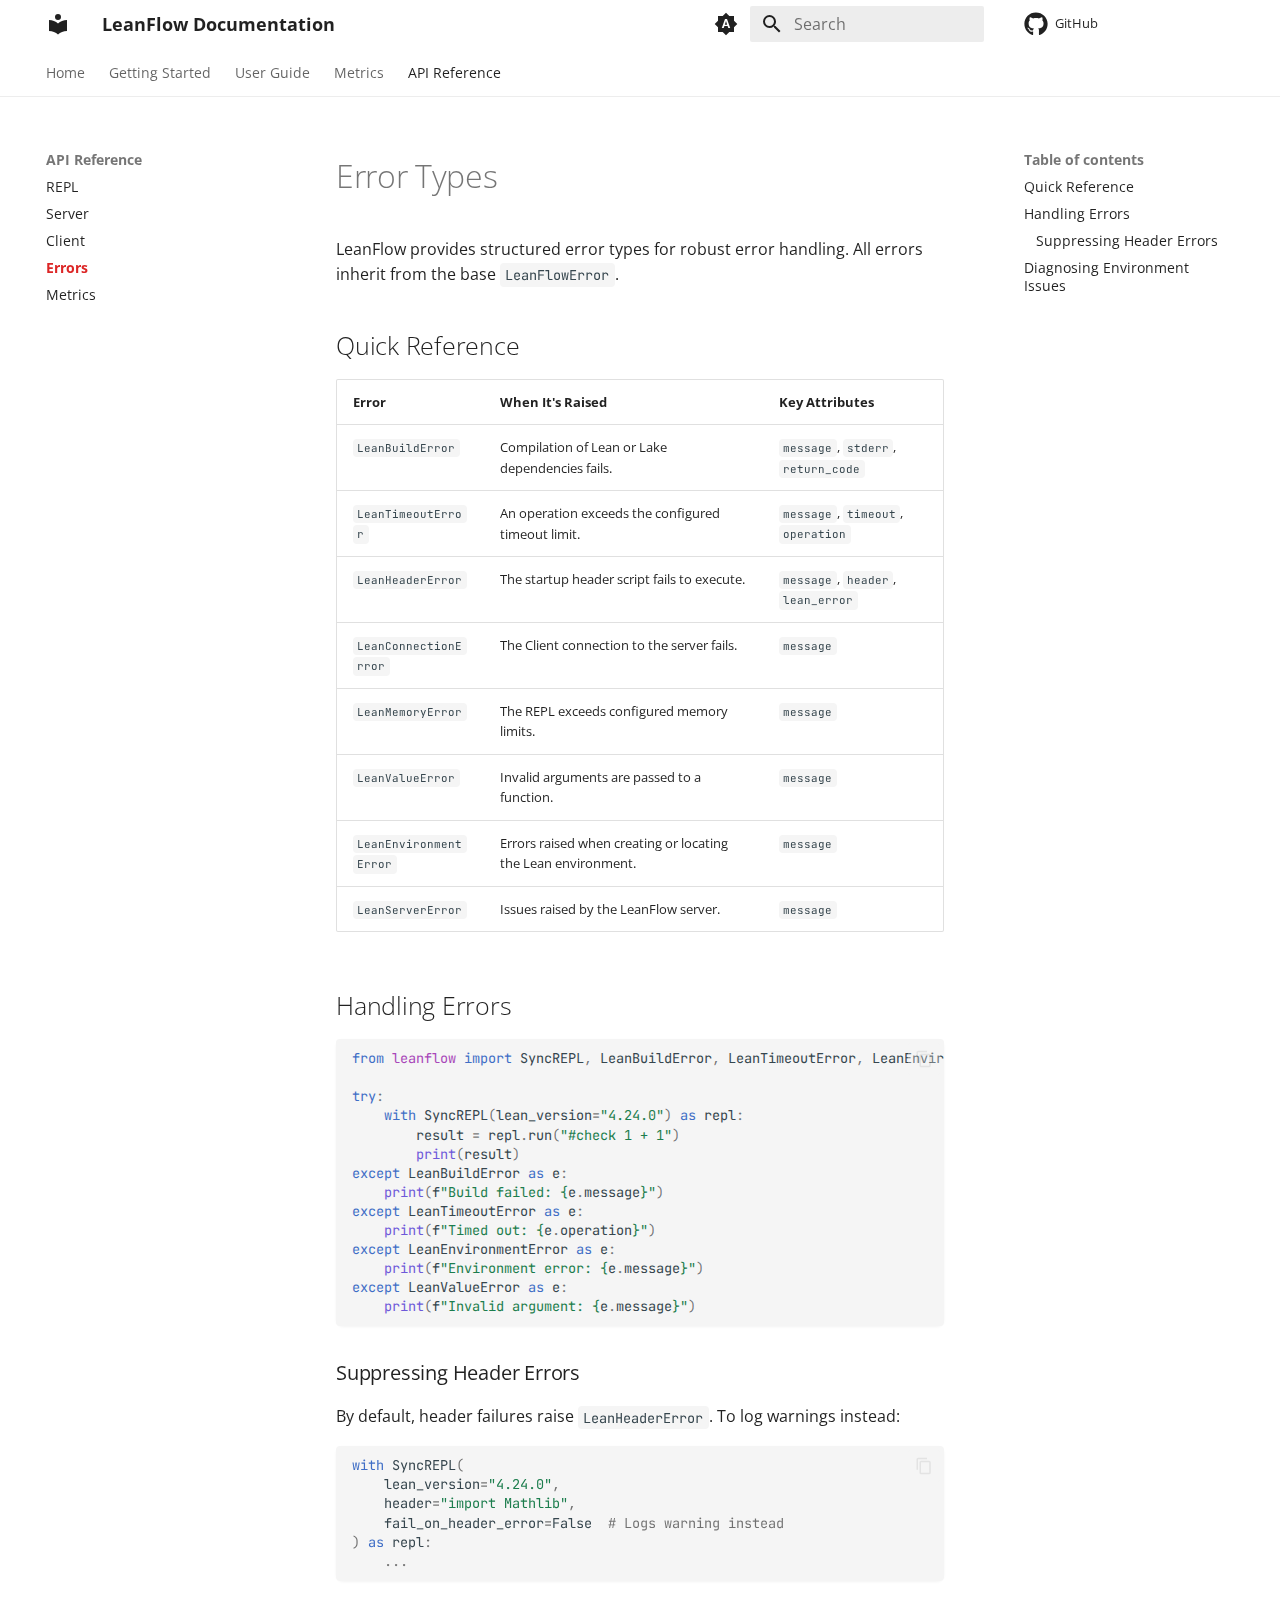
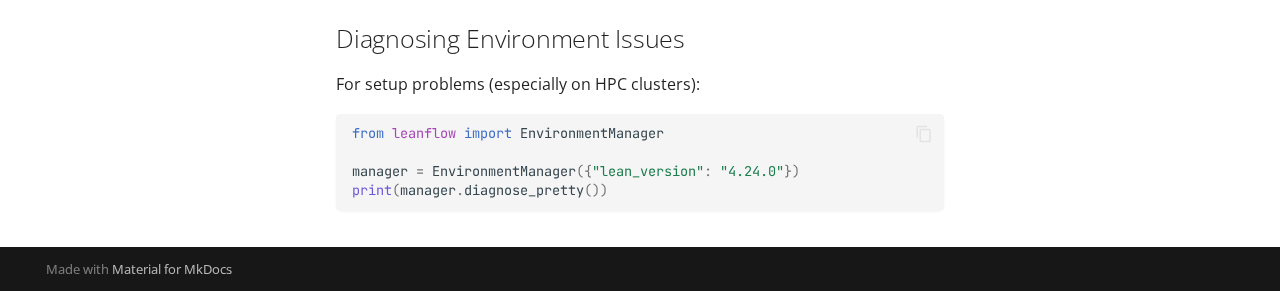
<file: api/errors/index.html>
<!doctype html>
<html lang="en" class="no-js">
  <head>
    
      <meta charset="utf-8">
      <meta name="viewport" content="width=device-width,initial-scale=1">
      
        <meta name="description" content="A flexible Python interface for Lean 4">
      
      
        <meta name="author" content="LeanFlow Team">
      
      
        <link rel="canonical" href="https://Formal-Math-Reasoning.github.io/leanflow/api/errors/">
      
      
        <link rel="prev" href="../client/">
      
      
        <link rel="next" href="../metrics/">
      
      
        
      
      
      <link rel="icon" href="../../assets/images/favicon.png">
      <meta name="generator" content="mkdocs-1.6.1, mkdocs-material-9.7.1">
    
    
      
        <title>Errors - LeanFlow Documentation</title>
      
    
    
      <link rel="stylesheet" href="../../assets/stylesheets/main.484c7ddc.min.css">
      
        
        <link rel="stylesheet" href="../../assets/stylesheets/palette.ab4e12ef.min.css">
      
      


    
    
      
    
    
      
        
        
        <link rel="preconnect" href="https://fonts.gstatic.com" crossorigin>
        <link rel="stylesheet" href="https://fonts.googleapis.com/css?family=Open+Sans:300,300i,400,400i,700,700i%7CJetBrains+Mono:400,400i,700,700i&display=fallback">
        <style>:root{--md-text-font:"Open Sans";--md-code-font:"JetBrains Mono"}</style>
      
    
    
      <link rel="stylesheet" href="../../assets/_mkdocstrings.css">
    
      <link rel="stylesheet" href="../../stylesheets/extra.css">
    
    <script>__md_scope=new URL("../..",location),__md_hash=e=>[...e].reduce(((e,_)=>(e<<5)-e+_.charCodeAt(0)),0),__md_get=(e,_=localStorage,t=__md_scope)=>JSON.parse(_.getItem(t.pathname+"."+e)),__md_set=(e,_,t=localStorage,a=__md_scope)=>{try{t.setItem(a.pathname+"."+e,JSON.stringify(_))}catch(e){}}</script>
    
      

    
    
  </head>
  
  
    
    
      
    
    
    
    
    <body dir="ltr" data-md-color-scheme="default" data-md-color-primary="indigo" data-md-color-accent="red">
  
    
    <input class="md-toggle" data-md-toggle="drawer" type="checkbox" id="__drawer" autocomplete="off">
    <input class="md-toggle" data-md-toggle="search" type="checkbox" id="__search" autocomplete="off">
    <label class="md-overlay" for="__drawer"></label>
    <div data-md-component="skip">
      
        
        <a href="#error-types" class="md-skip">
          Skip to content
        </a>
      
    </div>
    <div data-md-component="announce">
      
    </div>
    
    
      

<header class="md-header" data-md-component="header">
  <nav class="md-header__inner md-grid" aria-label="Header">
    <a href="../.." title="LeanFlow Documentation" class="md-header__button md-logo" aria-label="LeanFlow Documentation" data-md-component="logo">
      
  
  <svg xmlns="http://www.w3.org/2000/svg" viewBox="0 0 24 24"><path d="M12 8a3 3 0 0 0 3-3 3 3 0 0 0-3-3 3 3 0 0 0-3 3 3 3 0 0 0 3 3m0 3.54C9.64 9.35 6.5 8 3 8v11c3.5 0 6.64 1.35 9 3.54 2.36-2.19 5.5-3.54 9-3.54V8c-3.5 0-6.64 1.35-9 3.54"/></svg>

    </a>
    <label class="md-header__button md-icon" for="__drawer">
      
      <svg xmlns="http://www.w3.org/2000/svg" viewBox="0 0 24 24"><path d="M3 6h18v2H3zm0 5h18v2H3zm0 5h18v2H3z"/></svg>
    </label>
    <div class="md-header__title" data-md-component="header-title">
      <div class="md-header__ellipsis">
        <div class="md-header__topic">
          <span class="md-ellipsis">
            LeanFlow Documentation
          </span>
        </div>
        <div class="md-header__topic" data-md-component="header-topic">
          <span class="md-ellipsis">
            
              Errors
            
          </span>
        </div>
      </div>
    </div>
    
      
        <form class="md-header__option" data-md-component="palette">
  
    
    
    
    <input class="md-option" data-md-color-media="(prefers-color-scheme)" data-md-color-scheme="default" data-md-color-primary="indigo" data-md-color-accent="red"  aria-label="Switch to light mode"  type="radio" name="__palette" id="__palette_0">
    
      <label class="md-header__button md-icon" title="Switch to light mode" for="__palette_1" hidden>
        <svg xmlns="http://www.w3.org/2000/svg" viewBox="0 0 24 24"><path d="m14.3 16-.7-2h-3.2l-.7 2H7.8L11 7h2l3.2 9zM20 8.69V4h-4.69L12 .69 8.69 4H4v4.69L.69 12 4 15.31V20h4.69L12 23.31 15.31 20H20v-4.69L23.31 12zm-9.15 3.96h2.3L12 9z"/></svg>
      </label>
    
  
    
    
    
    <input class="md-option" data-md-color-media="(prefers-color-scheme: light)" data-md-color-scheme="default" data-md-color-primary="white" data-md-color-accent="red"  aria-label="Switch to dark mode"  type="radio" name="__palette" id="__palette_1">
    
      <label class="md-header__button md-icon" title="Switch to dark mode" for="__palette_2" hidden>
        <svg xmlns="http://www.w3.org/2000/svg" viewBox="0 0 24 24"><path d="m17.75 4.09-2.53 1.94.91 3.06-2.63-1.81-2.63 1.81.91-3.06-2.53-1.94L12.44 4l1.06-3 1.06 3zm3.5 6.91-1.64 1.25.59 1.98-1.7-1.17-1.7 1.17.59-1.98L15.75 11l2.06-.05L18.5 9l.69 1.95zm-2.28 4.95c.83-.08 1.72 1.1 1.19 1.85-.32.45-.66.87-1.08 1.27C15.17 23 8.84 23 4.94 19.07c-3.91-3.9-3.91-10.24 0-14.14.4-.4.82-.76 1.27-1.08.75-.53 1.93.36 1.85 1.19-.27 2.86.69 5.83 2.89 8.02a9.96 9.96 0 0 0 8.02 2.89m-1.64 2.02a12.08 12.08 0 0 1-7.8-3.47c-2.17-2.19-3.33-5-3.49-7.82-2.81 3.14-2.7 7.96.31 10.98 3.02 3.01 7.84 3.12 10.98.31"/></svg>
      </label>
    
  
    
    
    
    <input class="md-option" data-md-color-media="(prefers-color-scheme: dark)" data-md-color-scheme="slate" data-md-color-primary="black" data-md-color-accent="red"  aria-label="Switch to light mode"  type="radio" name="__palette" id="__palette_2">
    
      <label class="md-header__button md-icon" title="Switch to light mode" for="__palette_0" hidden>
        <svg xmlns="http://www.w3.org/2000/svg" viewBox="0 0 24 24"><path d="M12 7a5 5 0 0 1 5 5 5 5 0 0 1-5 5 5 5 0 0 1-5-5 5 5 0 0 1 5-5m0 2a3 3 0 0 0-3 3 3 3 0 0 0 3 3 3 3 0 0 0 3-3 3 3 0 0 0-3-3m0-7 2.39 3.42C13.65 5.15 12.84 5 12 5s-1.65.15-2.39.42zM3.34 7l4.16-.35A7.2 7.2 0 0 0 5.94 8.5c-.44.74-.69 1.5-.83 2.29zm.02 10 1.76-3.77a7.131 7.131 0 0 0 2.38 4.14zM20.65 7l-1.77 3.79a7.02 7.02 0 0 0-2.38-4.15zm-.01 10-4.14.36c.59-.51 1.12-1.14 1.54-1.86.42-.73.69-1.5.83-2.29zM12 22l-2.41-3.44c.74.27 1.55.44 2.41.44.82 0 1.63-.17 2.37-.44z"/></svg>
      </label>
    
  
</form>
      
    
    
      <script>var palette=__md_get("__palette");if(palette&&palette.color){if("(prefers-color-scheme)"===palette.color.media){var media=matchMedia("(prefers-color-scheme: light)"),input=document.querySelector(media.matches?"[data-md-color-media='(prefers-color-scheme: light)']":"[data-md-color-media='(prefers-color-scheme: dark)']");palette.color.media=input.getAttribute("data-md-color-media"),palette.color.scheme=input.getAttribute("data-md-color-scheme"),palette.color.primary=input.getAttribute("data-md-color-primary"),palette.color.accent=input.getAttribute("data-md-color-accent")}for(var[key,value]of Object.entries(palette.color))document.body.setAttribute("data-md-color-"+key,value)}</script>
    
    
    
      
      
        <label class="md-header__button md-icon" for="__search">
          
          <svg xmlns="http://www.w3.org/2000/svg" viewBox="0 0 24 24"><path d="M9.5 3A6.5 6.5 0 0 1 16 9.5c0 1.61-.59 3.09-1.56 4.23l.27.27h.79l5 5-1.5 1.5-5-5v-.79l-.27-.27A6.52 6.52 0 0 1 9.5 16 6.5 6.5 0 0 1 3 9.5 6.5 6.5 0 0 1 9.5 3m0 2C7 5 5 7 5 9.5S7 14 9.5 14 14 12 14 9.5 12 5 9.5 5"/></svg>
        </label>
        <div class="md-search" data-md-component="search" role="dialog">
  <label class="md-search__overlay" for="__search"></label>
  <div class="md-search__inner" role="search">
    <form class="md-search__form" name="search">
      <input type="text" class="md-search__input" name="query" aria-label="Search" placeholder="Search" autocapitalize="off" autocorrect="off" autocomplete="off" spellcheck="false" data-md-component="search-query" required>
      <label class="md-search__icon md-icon" for="__search">
        
        <svg xmlns="http://www.w3.org/2000/svg" viewBox="0 0 24 24"><path d="M9.5 3A6.5 6.5 0 0 1 16 9.5c0 1.61-.59 3.09-1.56 4.23l.27.27h.79l5 5-1.5 1.5-5-5v-.79l-.27-.27A6.52 6.52 0 0 1 9.5 16 6.5 6.5 0 0 1 3 9.5 6.5 6.5 0 0 1 9.5 3m0 2C7 5 5 7 5 9.5S7 14 9.5 14 14 12 14 9.5 12 5 9.5 5"/></svg>
        
        <svg xmlns="http://www.w3.org/2000/svg" viewBox="0 0 24 24"><path d="M20 11v2H8l5.5 5.5-1.42 1.42L4.16 12l7.92-7.92L13.5 5.5 8 11z"/></svg>
      </label>
      <nav class="md-search__options" aria-label="Search">
        
        <button type="reset" class="md-search__icon md-icon" title="Clear" aria-label="Clear" tabindex="-1">
          
          <svg xmlns="http://www.w3.org/2000/svg" viewBox="0 0 24 24"><path d="M19 6.41 17.59 5 12 10.59 6.41 5 5 6.41 10.59 12 5 17.59 6.41 19 12 13.41 17.59 19 19 17.59 13.41 12z"/></svg>
        </button>
      </nav>
      
        <div class="md-search__suggest" data-md-component="search-suggest"></div>
      
    </form>
    <div class="md-search__output">
      <div class="md-search__scrollwrap" tabindex="0" data-md-scrollfix>
        <div class="md-search-result" data-md-component="search-result">
          <div class="md-search-result__meta">
            Initializing search
          </div>
          <ol class="md-search-result__list" role="presentation"></ol>
        </div>
      </div>
    </div>
  </div>
</div>
      
    
    
      <div class="md-header__source">
        <a href="https://github.com/Formal-Math-Reasoning/leanflow" title="Go to repository" class="md-source" data-md-component="source">
  <div class="md-source__icon md-icon">
    
    <svg xmlns="http://www.w3.org/2000/svg" viewBox="0 0 512 512"><!--! Font Awesome Free 7.1.0 by @fontawesome - https://fontawesome.com License - https://fontawesome.com/license/free (Icons: CC BY 4.0, Fonts: SIL OFL 1.1, Code: MIT License) Copyright 2025 Fonticons, Inc.--><path d="M173.9 397.4c0 2-2.3 3.6-5.2 3.6-3.3.3-5.6-1.3-5.6-3.6 0-2 2.3-3.6 5.2-3.6 3-.3 5.6 1.3 5.6 3.6m-31.1-4.5c-.7 2 1.3 4.3 4.3 4.9 2.6 1 5.6 0 6.2-2s-1.3-4.3-4.3-5.2c-2.6-.7-5.5.3-6.2 2.3m44.2-1.7c-2.9.7-4.9 2.6-4.6 4.9.3 2 2.9 3.3 5.9 2.6 2.9-.7 4.9-2.6 4.6-4.6-.3-1.9-3-3.2-5.9-2.9M252.8 8C114.1 8 8 113.3 8 252c0 110.9 69.8 205.8 169.5 239.2 12.8 2.3 17.3-5.6 17.3-12.1 0-6.2-.3-40.4-.3-61.4 0 0-70 15-84.7-29.8 0 0-11.4-29.1-27.8-36.6 0 0-22.9-15.7 1.6-15.4 0 0 24.9 2 38.6 25.8 21.9 38.6 58.6 27.5 72.9 20.9 2.3-16 8.8-27.1 16-33.7-55.9-6.2-112.3-14.3-112.3-110.5 0-27.5 7.6-41.3 23.6-58.9-2.6-6.5-11.1-33.3 2.6-67.9 20.9-6.5 69 27 69 27 20-5.6 41.5-8.5 62.8-8.5s42.8 2.9 62.8 8.5c0 0 48.1-33.6 69-27 13.7 34.7 5.2 61.4 2.6 67.9 16 17.7 25.8 31.5 25.8 58.9 0 96.5-58.9 104.2-114.8 110.5 9.2 7.9 17 22.9 17 46.4 0 33.7-.3 75.4-.3 83.6 0 6.5 4.6 14.4 17.3 12.1C436.2 457.8 504 362.9 504 252 504 113.3 391.5 8 252.8 8M105.2 352.9c-1.3 1-1 3.3.7 5.2 1.6 1.6 3.9 2.3 5.2 1 1.3-1 1-3.3-.7-5.2-1.6-1.6-3.9-2.3-5.2-1m-10.8-8.1c-.7 1.3.3 2.9 2.3 3.9 1.6 1 3.6.7 4.3-.7.7-1.3-.3-2.9-2.3-3.9-2-.6-3.6-.3-4.3.7m32.4 35.6c-1.6 1.3-1 4.3 1.3 6.2 2.3 2.3 5.2 2.6 6.5 1 1.3-1.3.7-4.3-1.3-6.2-2.2-2.3-5.2-2.6-6.5-1m-11.4-14.7c-1.6 1-1.6 3.6 0 5.9s4.3 3.3 5.6 2.3c1.6-1.3 1.6-3.9 0-6.2-1.4-2.3-4-3.3-5.6-2"/></svg>
  </div>
  <div class="md-source__repository">
    GitHub
  </div>
</a>
      </div>
    
  </nav>
  
</header>
    
    <div class="md-container" data-md-component="container">
      
      
        
          
            
<nav class="md-tabs" aria-label="Tabs" data-md-component="tabs">
  <div class="md-grid">
    <ul class="md-tabs__list">
      
        
  
  
  
  
    <li class="md-tabs__item">
      <a href="../.." class="md-tabs__link">
        
  
  
    
  
  Home

      </a>
    </li>
  

      
        
  
  
  
  
    
    
      <li class="md-tabs__item">
        <a href="../../quickstart/" class="md-tabs__link">
          
  
  
    
  
  Getting Started

        </a>
      </li>
    
  

      
        
  
  
  
  
    
    
      <li class="md-tabs__item">
        <a href="../../repl/" class="md-tabs__link">
          
  
  
    
  
  User Guide

        </a>
      </li>
    
  

      
        
  
  
  
  
    
    
      <li class="md-tabs__item">
        <a href="../../metrics/" class="md-tabs__link">
          
  
  
    
  
  Metrics

        </a>
      </li>
    
  

      
        
  
  
  
    
  
  
    
    
      <li class="md-tabs__item md-tabs__item--active">
        <a href="../repl/" class="md-tabs__link">
          
  
  
    
  
  API Reference

        </a>
      </li>
    
  

      
    </ul>
  </div>
</nav>
          
        
      
      <main class="md-main" data-md-component="main">
        <div class="md-main__inner md-grid">
          
            
              
              <div class="md-sidebar md-sidebar--primary" data-md-component="sidebar" data-md-type="navigation" >
                <div class="md-sidebar__scrollwrap">
                  <div class="md-sidebar__inner">
                    


  


<nav class="md-nav md-nav--primary md-nav--lifted" aria-label="Navigation" data-md-level="0">
  <label class="md-nav__title" for="__drawer">
    <a href="../.." title="LeanFlow Documentation" class="md-nav__button md-logo" aria-label="LeanFlow Documentation" data-md-component="logo">
      
  
  <svg xmlns="http://www.w3.org/2000/svg" viewBox="0 0 24 24"><path d="M12 8a3 3 0 0 0 3-3 3 3 0 0 0-3-3 3 3 0 0 0-3 3 3 3 0 0 0 3 3m0 3.54C9.64 9.35 6.5 8 3 8v11c3.5 0 6.64 1.35 9 3.54 2.36-2.19 5.5-3.54 9-3.54V8c-3.5 0-6.64 1.35-9 3.54"/></svg>

    </a>
    LeanFlow Documentation
  </label>
  
    <div class="md-nav__source">
      <a href="https://github.com/Formal-Math-Reasoning/leanflow" title="Go to repository" class="md-source" data-md-component="source">
  <div class="md-source__icon md-icon">
    
    <svg xmlns="http://www.w3.org/2000/svg" viewBox="0 0 512 512"><!--! Font Awesome Free 7.1.0 by @fontawesome - https://fontawesome.com License - https://fontawesome.com/license/free (Icons: CC BY 4.0, Fonts: SIL OFL 1.1, Code: MIT License) Copyright 2025 Fonticons, Inc.--><path d="M173.9 397.4c0 2-2.3 3.6-5.2 3.6-3.3.3-5.6-1.3-5.6-3.6 0-2 2.3-3.6 5.2-3.6 3-.3 5.6 1.3 5.6 3.6m-31.1-4.5c-.7 2 1.3 4.3 4.3 4.9 2.6 1 5.6 0 6.2-2s-1.3-4.3-4.3-5.2c-2.6-.7-5.5.3-6.2 2.3m44.2-1.7c-2.9.7-4.9 2.6-4.6 4.9.3 2 2.9 3.3 5.9 2.6 2.9-.7 4.9-2.6 4.6-4.6-.3-1.9-3-3.2-5.9-2.9M252.8 8C114.1 8 8 113.3 8 252c0 110.9 69.8 205.8 169.5 239.2 12.8 2.3 17.3-5.6 17.3-12.1 0-6.2-.3-40.4-.3-61.4 0 0-70 15-84.7-29.8 0 0-11.4-29.1-27.8-36.6 0 0-22.9-15.7 1.6-15.4 0 0 24.9 2 38.6 25.8 21.9 38.6 58.6 27.5 72.9 20.9 2.3-16 8.8-27.1 16-33.7-55.9-6.2-112.3-14.3-112.3-110.5 0-27.5 7.6-41.3 23.6-58.9-2.6-6.5-11.1-33.3 2.6-67.9 20.9-6.5 69 27 69 27 20-5.6 41.5-8.5 62.8-8.5s42.8 2.9 62.8 8.5c0 0 48.1-33.6 69-27 13.7 34.7 5.2 61.4 2.6 67.9 16 17.7 25.8 31.5 25.8 58.9 0 96.5-58.9 104.2-114.8 110.5 9.2 7.9 17 22.9 17 46.4 0 33.7-.3 75.4-.3 83.6 0 6.5 4.6 14.4 17.3 12.1C436.2 457.8 504 362.9 504 252 504 113.3 391.5 8 252.8 8M105.2 352.9c-1.3 1-1 3.3.7 5.2 1.6 1.6 3.9 2.3 5.2 1 1.3-1 1-3.3-.7-5.2-1.6-1.6-3.9-2.3-5.2-1m-10.8-8.1c-.7 1.3.3 2.9 2.3 3.9 1.6 1 3.6.7 4.3-.7.7-1.3-.3-2.9-2.3-3.9-2-.6-3.6-.3-4.3.7m32.4 35.6c-1.6 1.3-1 4.3 1.3 6.2 2.3 2.3 5.2 2.6 6.5 1 1.3-1.3.7-4.3-1.3-6.2-2.2-2.3-5.2-2.6-6.5-1m-11.4-14.7c-1.6 1-1.6 3.6 0 5.9s4.3 3.3 5.6 2.3c1.6-1.3 1.6-3.9 0-6.2-1.4-2.3-4-3.3-5.6-2"/></svg>
  </div>
  <div class="md-source__repository">
    GitHub
  </div>
</a>
    </div>
  
  <ul class="md-nav__list" data-md-scrollfix>
    
      
      
  
  
  
  
    <li class="md-nav__item">
      <a href="../.." class="md-nav__link">
        
  
  
  <span class="md-ellipsis">
    
  
    Home
  

    
  </span>
  
  

      </a>
    </li>
  

    
      
      
  
  
  
  
    
    
      
        
      
    
    
    
      
      
        
      
    
    
    <li class="md-nav__item md-nav__item--nested">
      
        
        
          
        
        <input class="md-nav__toggle md-toggle md-toggle--indeterminate" type="checkbox" id="__nav_2" >
        
          
          <label class="md-nav__link" for="__nav_2" id="__nav_2_label" tabindex="0">
            
  
  
  <span class="md-ellipsis">
    
  
    Getting Started
  

    
  </span>
  
  

            <span class="md-nav__icon md-icon"></span>
          </label>
        
        <nav class="md-nav" data-md-level="1" aria-labelledby="__nav_2_label" aria-expanded="false">
          <label class="md-nav__title" for="__nav_2">
            <span class="md-nav__icon md-icon"></span>
            
  
    Getting Started
  

          </label>
          <ul class="md-nav__list" data-md-scrollfix>
            
              
                
  
  
  
  
    <li class="md-nav__item">
      <a href="../../quickstart/" class="md-nav__link">
        
  
  
  <span class="md-ellipsis">
    
  
    Quickstart
  

    
  </span>
  
  

      </a>
    </li>
  

              
            
          </ul>
        </nav>
      
    </li>
  

    
      
      
  
  
  
  
    
    
      
        
      
        
      
        
      
    
    
    
      
      
        
      
    
    
    <li class="md-nav__item md-nav__item--nested">
      
        
        
          
        
        <input class="md-nav__toggle md-toggle md-toggle--indeterminate" type="checkbox" id="__nav_3" >
        
          
          <label class="md-nav__link" for="__nav_3" id="__nav_3_label" tabindex="0">
            
  
  
  <span class="md-ellipsis">
    
  
    User Guide
  

    
  </span>
  
  

            <span class="md-nav__icon md-icon"></span>
          </label>
        
        <nav class="md-nav" data-md-level="1" aria-labelledby="__nav_3_label" aria-expanded="false">
          <label class="md-nav__title" for="__nav_3">
            <span class="md-nav__icon md-icon"></span>
            
  
    User Guide
  

          </label>
          <ul class="md-nav__list" data-md-scrollfix>
            
              
                
  
  
  
  
    <li class="md-nav__item">
      <a href="../../repl/" class="md-nav__link">
        
  
  
  <span class="md-ellipsis">
    
  
    REPL
  

    
  </span>
  
  

      </a>
    </li>
  

              
            
              
                
  
  
  
  
    <li class="md-nav__item">
      <a href="../../server/" class="md-nav__link">
        
  
  
  <span class="md-ellipsis">
    
  
    Server
  

    
  </span>
  
  

      </a>
    </li>
  

              
            
              
                
  
  
  
  
    <li class="md-nav__item">
      <a href="../../cli/" class="md-nav__link">
        
  
  
  <span class="md-ellipsis">
    
  
    Evaluation
  

    
  </span>
  
  

      </a>
    </li>
  

              
            
          </ul>
        </nav>
      
    </li>
  

    
      
      
  
  
  
  
    
    
      
        
      
        
      
    
    
    
      
      
        
      
    
    
    <li class="md-nav__item md-nav__item--nested">
      
        
        
          
        
        <input class="md-nav__toggle md-toggle md-toggle--indeterminate" type="checkbox" id="__nav_4" >
        
          
          <label class="md-nav__link" for="__nav_4" id="__nav_4_label" tabindex="0">
            
  
  
  <span class="md-ellipsis">
    
  
    Metrics
  

    
  </span>
  
  

            <span class="md-nav__icon md-icon"></span>
          </label>
        
        <nav class="md-nav" data-md-level="1" aria-labelledby="__nav_4_label" aria-expanded="false">
          <label class="md-nav__title" for="__nav_4">
            <span class="md-nav__icon md-icon"></span>
            
  
    Metrics
  

          </label>
          <ul class="md-nav__list" data-md-scrollfix>
            
              
                
  
  
  
  
    <li class="md-nav__item">
      <a href="../../metrics/" class="md-nav__link">
        
  
  
  <span class="md-ellipsis">
    
  
    Overview
  

    
  </span>
  
  

      </a>
    </li>
  

              
            
              
                
  
  
  
  
    <li class="md-nav__item">
      <a href="../../custom_metrics/" class="md-nav__link">
        
  
  
  <span class="md-ellipsis">
    
  
    Custom Metrics
  

    
  </span>
  
  

      </a>
    </li>
  

              
            
          </ul>
        </nav>
      
    </li>
  

    
      
      
  
  
    
  
  
  
    
    
      
        
      
        
      
        
      
        
      
        
      
    
    
    
      
        
        
      
      
        
      
    
    
    <li class="md-nav__item md-nav__item--active md-nav__item--section md-nav__item--nested">
      
        
        
        <input class="md-nav__toggle md-toggle " type="checkbox" id="__nav_5" checked>
        
          
          <label class="md-nav__link" for="__nav_5" id="__nav_5_label" tabindex="">
            
  
  
  <span class="md-ellipsis">
    
  
    API Reference
  

    
  </span>
  
  

            <span class="md-nav__icon md-icon"></span>
          </label>
        
        <nav class="md-nav" data-md-level="1" aria-labelledby="__nav_5_label" aria-expanded="true">
          <label class="md-nav__title" for="__nav_5">
            <span class="md-nav__icon md-icon"></span>
            
  
    API Reference
  

          </label>
          <ul class="md-nav__list" data-md-scrollfix>
            
              
                
  
  
  
  
    <li class="md-nav__item">
      <a href="../repl/" class="md-nav__link">
        
  
  
  <span class="md-ellipsis">
    
  
    REPL
  

    
  </span>
  
  

      </a>
    </li>
  

              
            
              
                
  
  
  
  
    <li class="md-nav__item">
      <a href="../server/" class="md-nav__link">
        
  
  
  <span class="md-ellipsis">
    
  
    Server
  

    
  </span>
  
  

      </a>
    </li>
  

              
            
              
                
  
  
  
  
    <li class="md-nav__item">
      <a href="../client/" class="md-nav__link">
        
  
  
  <span class="md-ellipsis">
    
  
    Client
  

    
  </span>
  
  

      </a>
    </li>
  

              
            
              
                
  
  
    
  
  
  
    <li class="md-nav__item md-nav__item--active">
      
      <input class="md-nav__toggle md-toggle" type="checkbox" id="__toc">
      
      
        
      
      
        <label class="md-nav__link md-nav__link--active" for="__toc">
          
  
  
  <span class="md-ellipsis">
    
  
    Errors
  

    
  </span>
  
  

          <span class="md-nav__icon md-icon"></span>
        </label>
      
      <a href="./" class="md-nav__link md-nav__link--active">
        
  
  
  <span class="md-ellipsis">
    
  
    Errors
  

    
  </span>
  
  

      </a>
      
        

<nav class="md-nav md-nav--secondary" aria-label="Table of contents">
  
  
  
    
  
  
    <label class="md-nav__title" for="__toc">
      <span class="md-nav__icon md-icon"></span>
      Table of contents
    </label>
    <ul class="md-nav__list" data-md-component="toc" data-md-scrollfix>
      
        <li class="md-nav__item">
  <a href="#quick-reference" class="md-nav__link">
    <span class="md-ellipsis">
      
        Quick Reference
      
    </span>
  </a>
  
</li>
      
        <li class="md-nav__item">
  <a href="#handling-errors" class="md-nav__link">
    <span class="md-ellipsis">
      
        Handling Errors
      
    </span>
  </a>
  
    <nav class="md-nav" aria-label="Handling Errors">
      <ul class="md-nav__list">
        
          <li class="md-nav__item">
  <a href="#suppressing-header-errors" class="md-nav__link">
    <span class="md-ellipsis">
      
        Suppressing Header Errors
      
    </span>
  </a>
  
</li>
        
      </ul>
    </nav>
  
</li>
      
        <li class="md-nav__item">
  <a href="#diagnosing-environment-issues" class="md-nav__link">
    <span class="md-ellipsis">
      
        Diagnosing Environment Issues
      
    </span>
  </a>
  
</li>
      
    </ul>
  
</nav>
      
    </li>
  

              
            
              
                
  
  
  
  
    <li class="md-nav__item">
      <a href="../metrics/" class="md-nav__link">
        
  
  
  <span class="md-ellipsis">
    
  
    Metrics
  

    
  </span>
  
  

      </a>
    </li>
  

              
            
          </ul>
        </nav>
      
    </li>
  

    
  </ul>
</nav>
                  </div>
                </div>
              </div>
            
            
              
              <div class="md-sidebar md-sidebar--secondary" data-md-component="sidebar" data-md-type="toc" >
                <div class="md-sidebar__scrollwrap">
                  <div class="md-sidebar__inner">
                    

<nav class="md-nav md-nav--secondary" aria-label="Table of contents">
  
  
  
    
  
  
    <label class="md-nav__title" for="__toc">
      <span class="md-nav__icon md-icon"></span>
      Table of contents
    </label>
    <ul class="md-nav__list" data-md-component="toc" data-md-scrollfix>
      
        <li class="md-nav__item">
  <a href="#quick-reference" class="md-nav__link">
    <span class="md-ellipsis">
      
        Quick Reference
      
    </span>
  </a>
  
</li>
      
        <li class="md-nav__item">
  <a href="#handling-errors" class="md-nav__link">
    <span class="md-ellipsis">
      
        Handling Errors
      
    </span>
  </a>
  
    <nav class="md-nav" aria-label="Handling Errors">
      <ul class="md-nav__list">
        
          <li class="md-nav__item">
  <a href="#suppressing-header-errors" class="md-nav__link">
    <span class="md-ellipsis">
      
        Suppressing Header Errors
      
    </span>
  </a>
  
</li>
        
      </ul>
    </nav>
  
</li>
      
        <li class="md-nav__item">
  <a href="#diagnosing-environment-issues" class="md-nav__link">
    <span class="md-ellipsis">
      
        Diagnosing Environment Issues
      
    </span>
  </a>
  
</li>
      
    </ul>
  
</nav>
                  </div>
                </div>
              </div>
            
          
          
            <div class="md-content" data-md-component="content">
              
              <article class="md-content__inner md-typeset">
                
                  


  
  


<h1 id="error-types">Error Types</h1>
<p>LeanFlow provides structured error types for robust error handling. All errors inherit from the base <code>LeanFlowError</code>.</p>
<h2 id="quick-reference">Quick Reference</h2>
<table>
<thead>
<tr>
<th>Error</th>
<th>When It's Raised</th>
<th>Key Attributes</th>
</tr>
</thead>
<tbody>
<tr>
<td><code>LeanBuildError</code></td>
<td>Compilation of Lean or Lake dependencies fails.</td>
<td><code>message</code>, <code>stderr</code>, <code>return_code</code></td>
</tr>
<tr>
<td><code>LeanTimeoutError</code></td>
<td>An operation exceeds the configured timeout limit.</td>
<td><code>message</code>, <code>timeout</code>, <code>operation</code></td>
</tr>
<tr>
<td><code>LeanHeaderError</code></td>
<td>The startup header script fails to execute.</td>
<td><code>message</code>, <code>header</code>, <code>lean_error</code></td>
</tr>
<tr>
<td><code>LeanConnectionError</code></td>
<td>The Client connection to the server fails.</td>
<td><code>message</code></td>
</tr>
<tr>
<td><code>LeanMemoryError</code></td>
<td>The REPL exceeds configured memory limits.</td>
<td><code>message</code></td>
</tr>
<tr>
<td><code>LeanValueError</code></td>
<td>Invalid arguments are passed to a function.</td>
<td><code>message</code></td>
</tr>
<tr>
<td><code>LeanEnvironmentError</code></td>
<td>Errors raised when creating or locating the Lean environment.</td>
<td><code>message</code></td>
</tr>
<tr>
<td><code>LeanServerError</code></td>
<td>Issues raised by the LeanFlow server.</td>
<td><code>message</code></td>
</tr>
</tbody>
</table>
<h2 id="handling-errors">Handling Errors</h2>
<div class="language-python highlight"><pre><span></span><code><span id="__span-0-1"><a id="__codelineno-0-1" name="__codelineno-0-1" href="#__codelineno-0-1"></a><span class="kn">from</span><span class="w"> </span><span class="nn">leanflow</span><span class="w"> </span><span class="kn">import</span> <span class="n">SyncREPL</span><span class="p">,</span> <span class="n">LeanBuildError</span><span class="p">,</span> <span class="n">LeanTimeoutError</span><span class="p">,</span> <span class="n">LeanEnvironmentError</span><span class="p">,</span> <span class="n">LeanValueError</span>
</span><span id="__span-0-2"><a id="__codelineno-0-2" name="__codelineno-0-2" href="#__codelineno-0-2"></a>
</span><span id="__span-0-3"><a id="__codelineno-0-3" name="__codelineno-0-3" href="#__codelineno-0-3"></a><span class="k">try</span><span class="p">:</span>
</span><span id="__span-0-4"><a id="__codelineno-0-4" name="__codelineno-0-4" href="#__codelineno-0-4"></a>    <span class="k">with</span> <span class="n">SyncREPL</span><span class="p">(</span><span class="n">lean_version</span><span class="o">=</span><span class="s2">&quot;4.24.0&quot;</span><span class="p">)</span> <span class="k">as</span> <span class="n">repl</span><span class="p">:</span>
</span><span id="__span-0-5"><a id="__codelineno-0-5" name="__codelineno-0-5" href="#__codelineno-0-5"></a>        <span class="n">result</span> <span class="o">=</span> <span class="n">repl</span><span class="o">.</span><span class="n">run</span><span class="p">(</span><span class="s2">&quot;#check 1 + 1&quot;</span><span class="p">)</span>
</span><span id="__span-0-6"><a id="__codelineno-0-6" name="__codelineno-0-6" href="#__codelineno-0-6"></a>        <span class="nb">print</span><span class="p">(</span><span class="n">result</span><span class="p">)</span>
</span><span id="__span-0-7"><a id="__codelineno-0-7" name="__codelineno-0-7" href="#__codelineno-0-7"></a><span class="k">except</span> <span class="n">LeanBuildError</span> <span class="k">as</span> <span class="n">e</span><span class="p">:</span>
</span><span id="__span-0-8"><a id="__codelineno-0-8" name="__codelineno-0-8" href="#__codelineno-0-8"></a>    <span class="nb">print</span><span class="p">(</span><span class="sa">f</span><span class="s2">&quot;Build failed: </span><span class="si">{</span><span class="n">e</span><span class="o">.</span><span class="n">message</span><span class="si">}</span><span class="s2">&quot;</span><span class="p">)</span>
</span><span id="__span-0-9"><a id="__codelineno-0-9" name="__codelineno-0-9" href="#__codelineno-0-9"></a><span class="k">except</span> <span class="n">LeanTimeoutError</span> <span class="k">as</span> <span class="n">e</span><span class="p">:</span>
</span><span id="__span-0-10"><a id="__codelineno-0-10" name="__codelineno-0-10" href="#__codelineno-0-10"></a>    <span class="nb">print</span><span class="p">(</span><span class="sa">f</span><span class="s2">&quot;Timed out: </span><span class="si">{</span><span class="n">e</span><span class="o">.</span><span class="n">operation</span><span class="si">}</span><span class="s2">&quot;</span><span class="p">)</span>
</span><span id="__span-0-11"><a id="__codelineno-0-11" name="__codelineno-0-11" href="#__codelineno-0-11"></a><span class="k">except</span> <span class="n">LeanEnvironmentError</span> <span class="k">as</span> <span class="n">e</span><span class="p">:</span>
</span><span id="__span-0-12"><a id="__codelineno-0-12" name="__codelineno-0-12" href="#__codelineno-0-12"></a>    <span class="nb">print</span><span class="p">(</span><span class="sa">f</span><span class="s2">&quot;Environment error: </span><span class="si">{</span><span class="n">e</span><span class="o">.</span><span class="n">message</span><span class="si">}</span><span class="s2">&quot;</span><span class="p">)</span>
</span><span id="__span-0-13"><a id="__codelineno-0-13" name="__codelineno-0-13" href="#__codelineno-0-13"></a><span class="k">except</span> <span class="n">LeanValueError</span> <span class="k">as</span> <span class="n">e</span><span class="p">:</span>
</span><span id="__span-0-14"><a id="__codelineno-0-14" name="__codelineno-0-14" href="#__codelineno-0-14"></a>    <span class="nb">print</span><span class="p">(</span><span class="sa">f</span><span class="s2">&quot;Invalid argument: </span><span class="si">{</span><span class="n">e</span><span class="o">.</span><span class="n">message</span><span class="si">}</span><span class="s2">&quot;</span><span class="p">)</span>
</span></code></pre></div>
<h3 id="suppressing-header-errors">Suppressing Header Errors</h3>
<p>By default, header failures raise <code>LeanHeaderError</code>. To log warnings instead:</p>
<div class="language-python highlight"><pre><span></span><code><span id="__span-1-1"><a id="__codelineno-1-1" name="__codelineno-1-1" href="#__codelineno-1-1"></a><span class="k">with</span> <span class="n">SyncREPL</span><span class="p">(</span>
</span><span id="__span-1-2"><a id="__codelineno-1-2" name="__codelineno-1-2" href="#__codelineno-1-2"></a>    <span class="n">lean_version</span><span class="o">=</span><span class="s2">&quot;4.24.0&quot;</span><span class="p">,</span>
</span><span id="__span-1-3"><a id="__codelineno-1-3" name="__codelineno-1-3" href="#__codelineno-1-3"></a>    <span class="n">header</span><span class="o">=</span><span class="s2">&quot;import Mathlib&quot;</span><span class="p">,</span>
</span><span id="__span-1-4"><a id="__codelineno-1-4" name="__codelineno-1-4" href="#__codelineno-1-4"></a>    <span class="n">fail_on_header_error</span><span class="o">=</span><span class="kc">False</span>  <span class="c1"># Logs warning instead</span>
</span><span id="__span-1-5"><a id="__codelineno-1-5" name="__codelineno-1-5" href="#__codelineno-1-5"></a><span class="p">)</span> <span class="k">as</span> <span class="n">repl</span><span class="p">:</span>
</span><span id="__span-1-6"><a id="__codelineno-1-6" name="__codelineno-1-6" href="#__codelineno-1-6"></a>    <span class="o">...</span>
</span></code></pre></div>
<h2 id="diagnosing-environment-issues">Diagnosing Environment Issues</h2>
<p>For setup problems (especially on HPC clusters):</p>
<div class="language-python highlight"><pre><span></span><code><span id="__span-2-1"><a id="__codelineno-2-1" name="__codelineno-2-1" href="#__codelineno-2-1"></a><span class="kn">from</span><span class="w"> </span><span class="nn">leanflow</span><span class="w"> </span><span class="kn">import</span> <span class="n">EnvironmentManager</span>
</span><span id="__span-2-2"><a id="__codelineno-2-2" name="__codelineno-2-2" href="#__codelineno-2-2"></a>
</span><span id="__span-2-3"><a id="__codelineno-2-3" name="__codelineno-2-3" href="#__codelineno-2-3"></a><span class="n">manager</span> <span class="o">=</span> <span class="n">EnvironmentManager</span><span class="p">({</span><span class="s2">&quot;lean_version&quot;</span><span class="p">:</span> <span class="s2">&quot;4.24.0&quot;</span><span class="p">})</span>
</span><span id="__span-2-4"><a id="__codelineno-2-4" name="__codelineno-2-4" href="#__codelineno-2-4"></a><span class="nb">print</span><span class="p">(</span><span class="n">manager</span><span class="o">.</span><span class="n">diagnose_pretty</span><span class="p">())</span>
</span></code></pre></div>












                
              </article>
            </div>
          
          
<script>var target=document.getElementById(location.hash.slice(1));target&&target.name&&(target.checked=target.name.startsWith("__tabbed_"))</script>
        </div>
        
          <button type="button" class="md-top md-icon" data-md-component="top" hidden>
  
  <svg xmlns="http://www.w3.org/2000/svg" viewBox="0 0 24 24"><path d="M13 20h-2V8l-5.5 5.5-1.42-1.42L12 4.16l7.92 7.92-1.42 1.42L13 8z"/></svg>
  Back to top
</button>
        
      </main>
      
        <footer class="md-footer">
  
  <div class="md-footer-meta md-typeset">
    <div class="md-footer-meta__inner md-grid">
      <div class="md-copyright">
  
  
    Made with
    <a href="https://squidfunk.github.io/mkdocs-material/" target="_blank" rel="noopener">
      Material for MkDocs
    </a>
  
</div>
      
    </div>
  </div>
</footer>
      
    </div>
    <div class="md-dialog" data-md-component="dialog">
      <div class="md-dialog__inner md-typeset"></div>
    </div>
    
    
    
      
      
      <script id="__config" type="application/json">{"annotate": null, "base": "../..", "features": ["content.code.copy", "content.code.annotate", "navigation.expand", "navigation.indexes", "navigation.sections", "navigation.tabs", "navigation.top", "search.suggest", "search.highlight", "toc.follow"], "search": "../../assets/javascripts/workers/search.2c215733.min.js", "tags": null, "translations": {"clipboard.copied": "Copied to clipboard", "clipboard.copy": "Copy to clipboard", "search.result.more.one": "1 more on this page", "search.result.more.other": "# more on this page", "search.result.none": "No matching documents", "search.result.one": "1 matching document", "search.result.other": "# matching documents", "search.result.placeholder": "Type to start searching", "search.result.term.missing": "Missing", "select.version": "Select version"}, "version": null}</script>
    
    
      <script src="../../assets/javascripts/bundle.79ae519e.min.js"></script>
      
        <script src="../../javascripts/toggle.js"></script>
      
    
  </body>
</html>
</file>
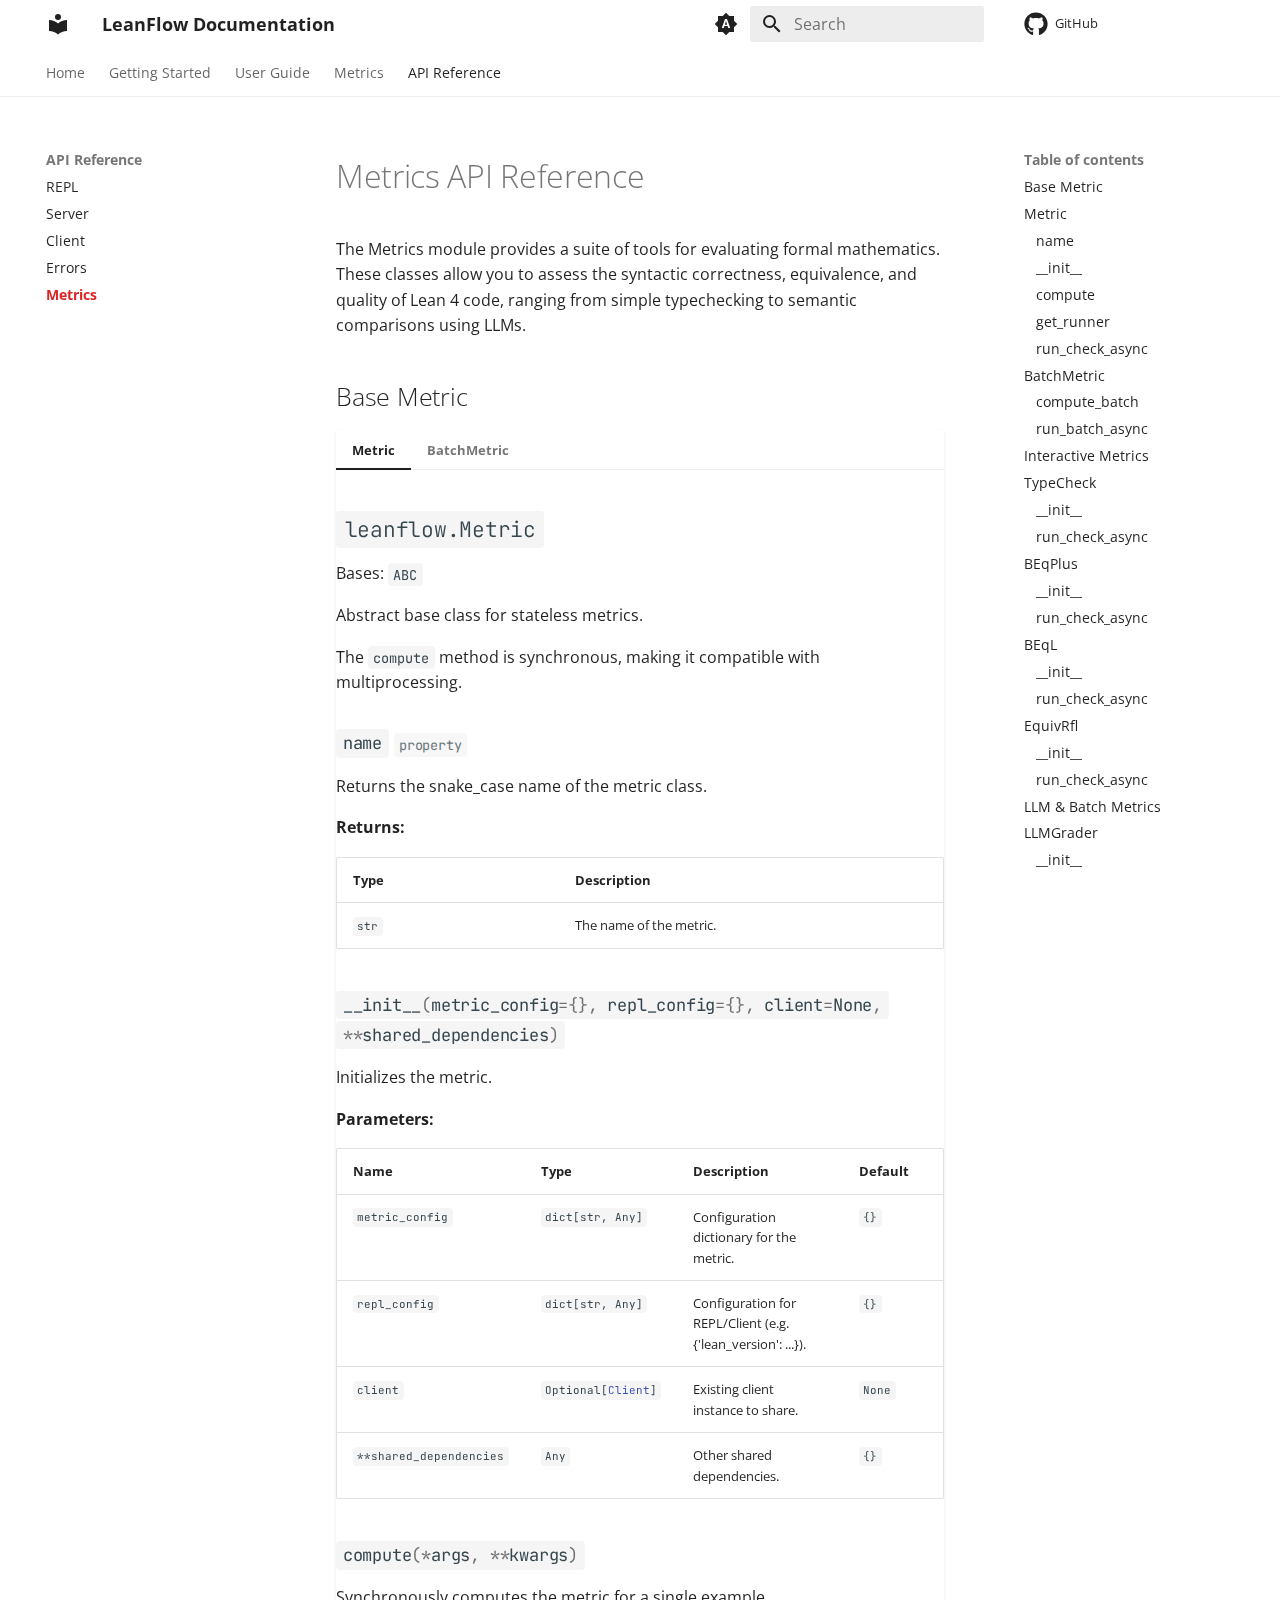
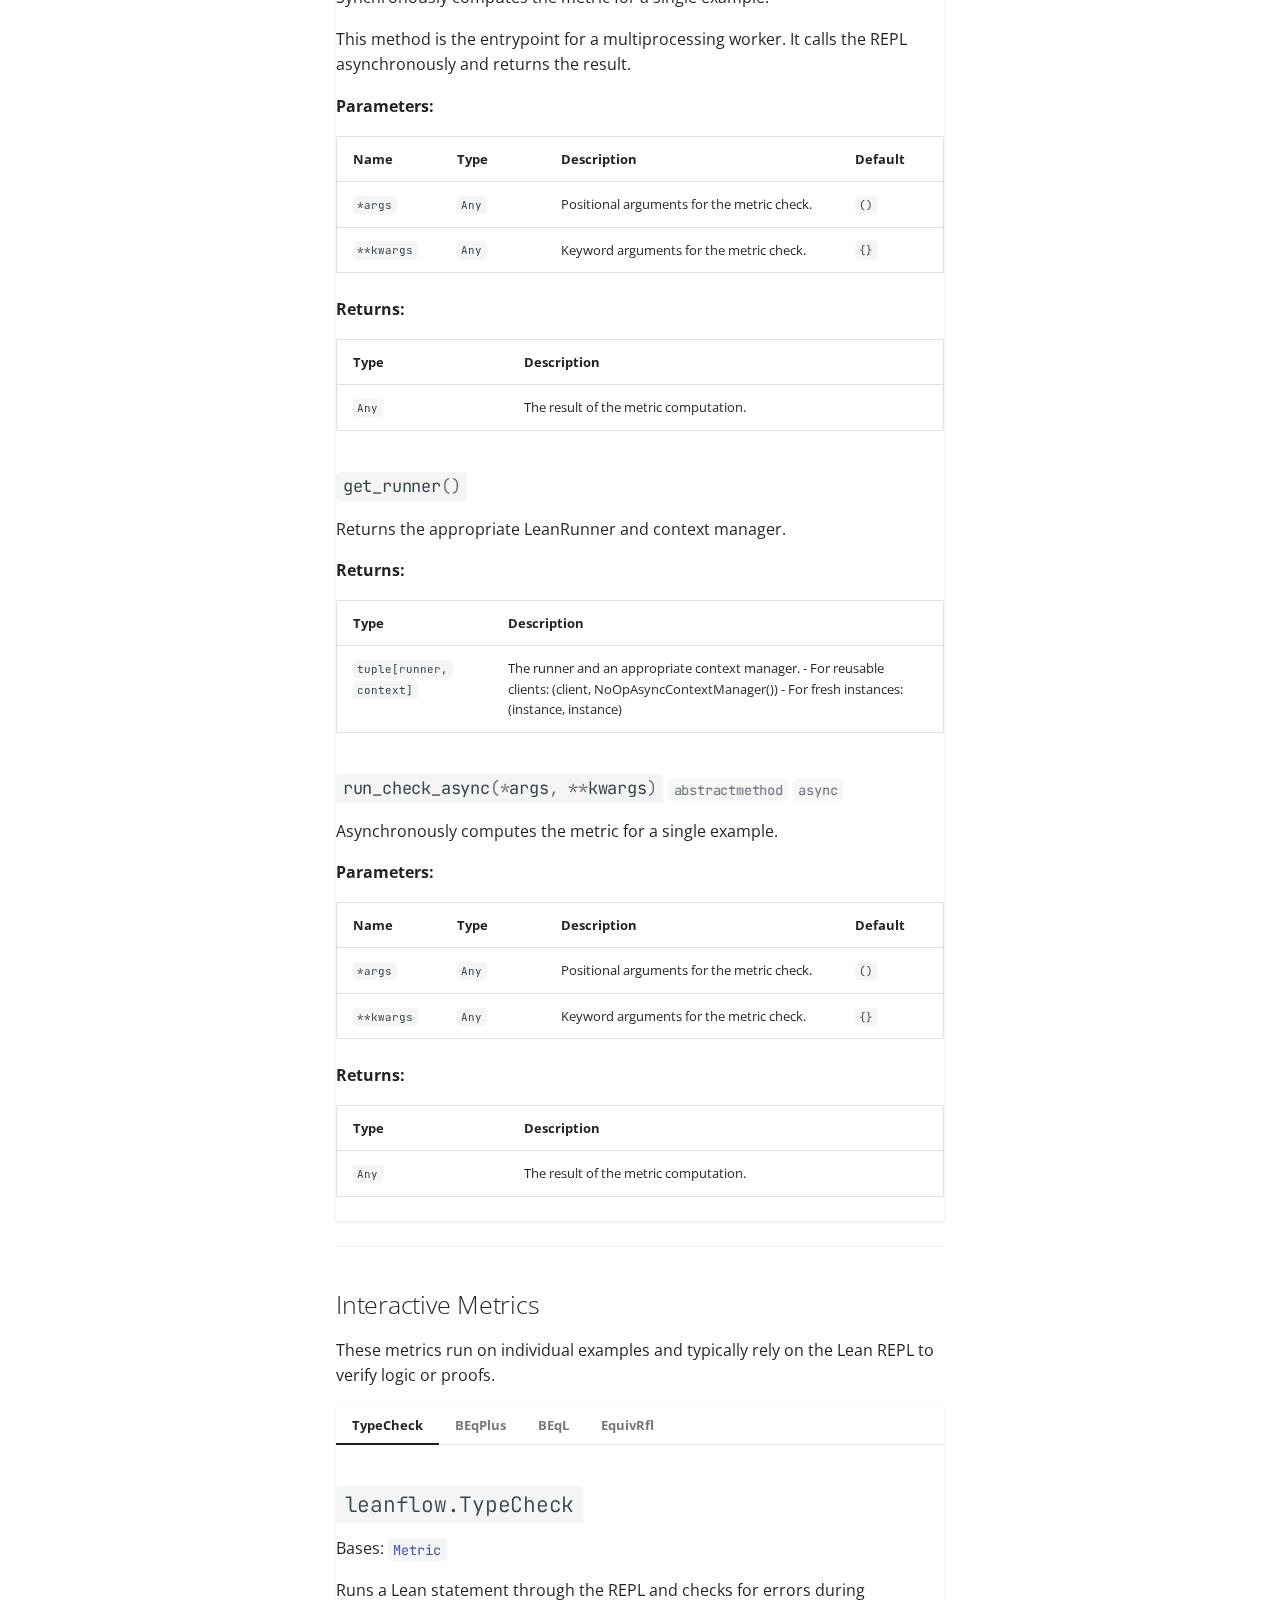
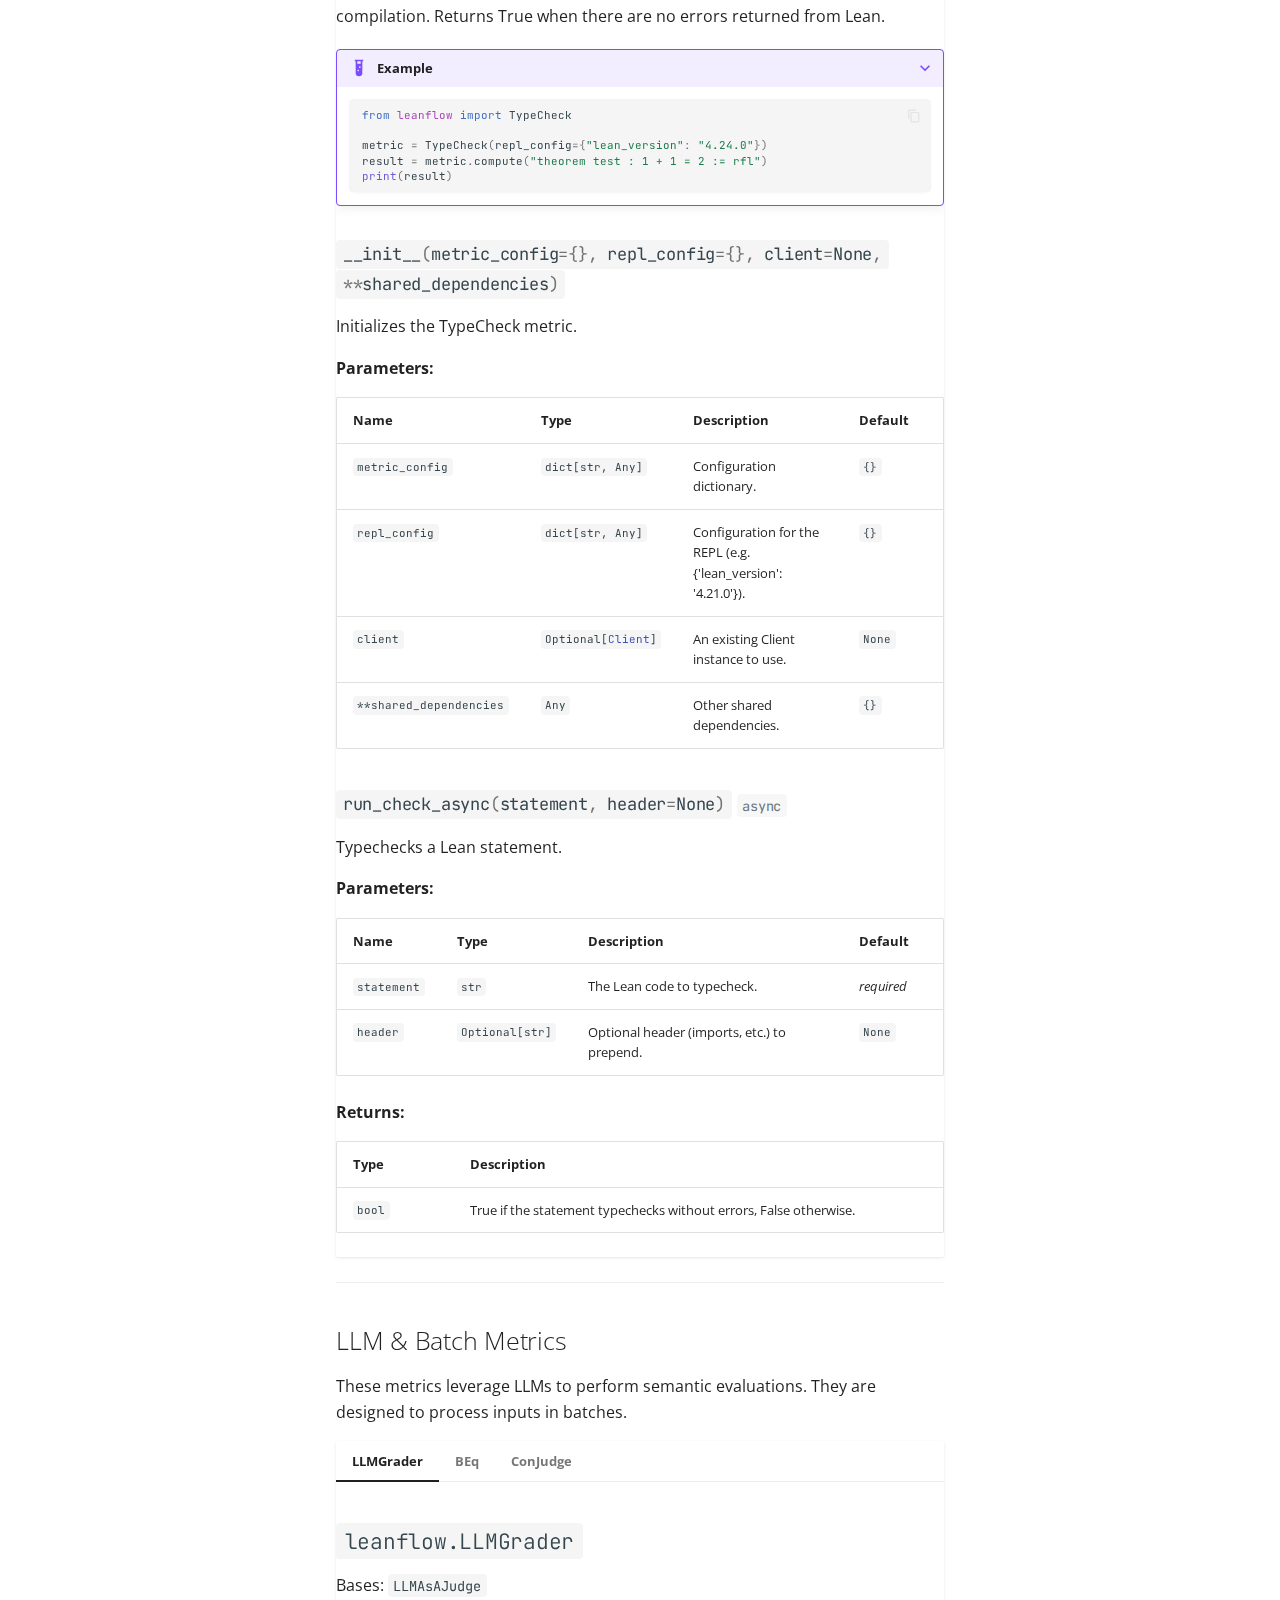
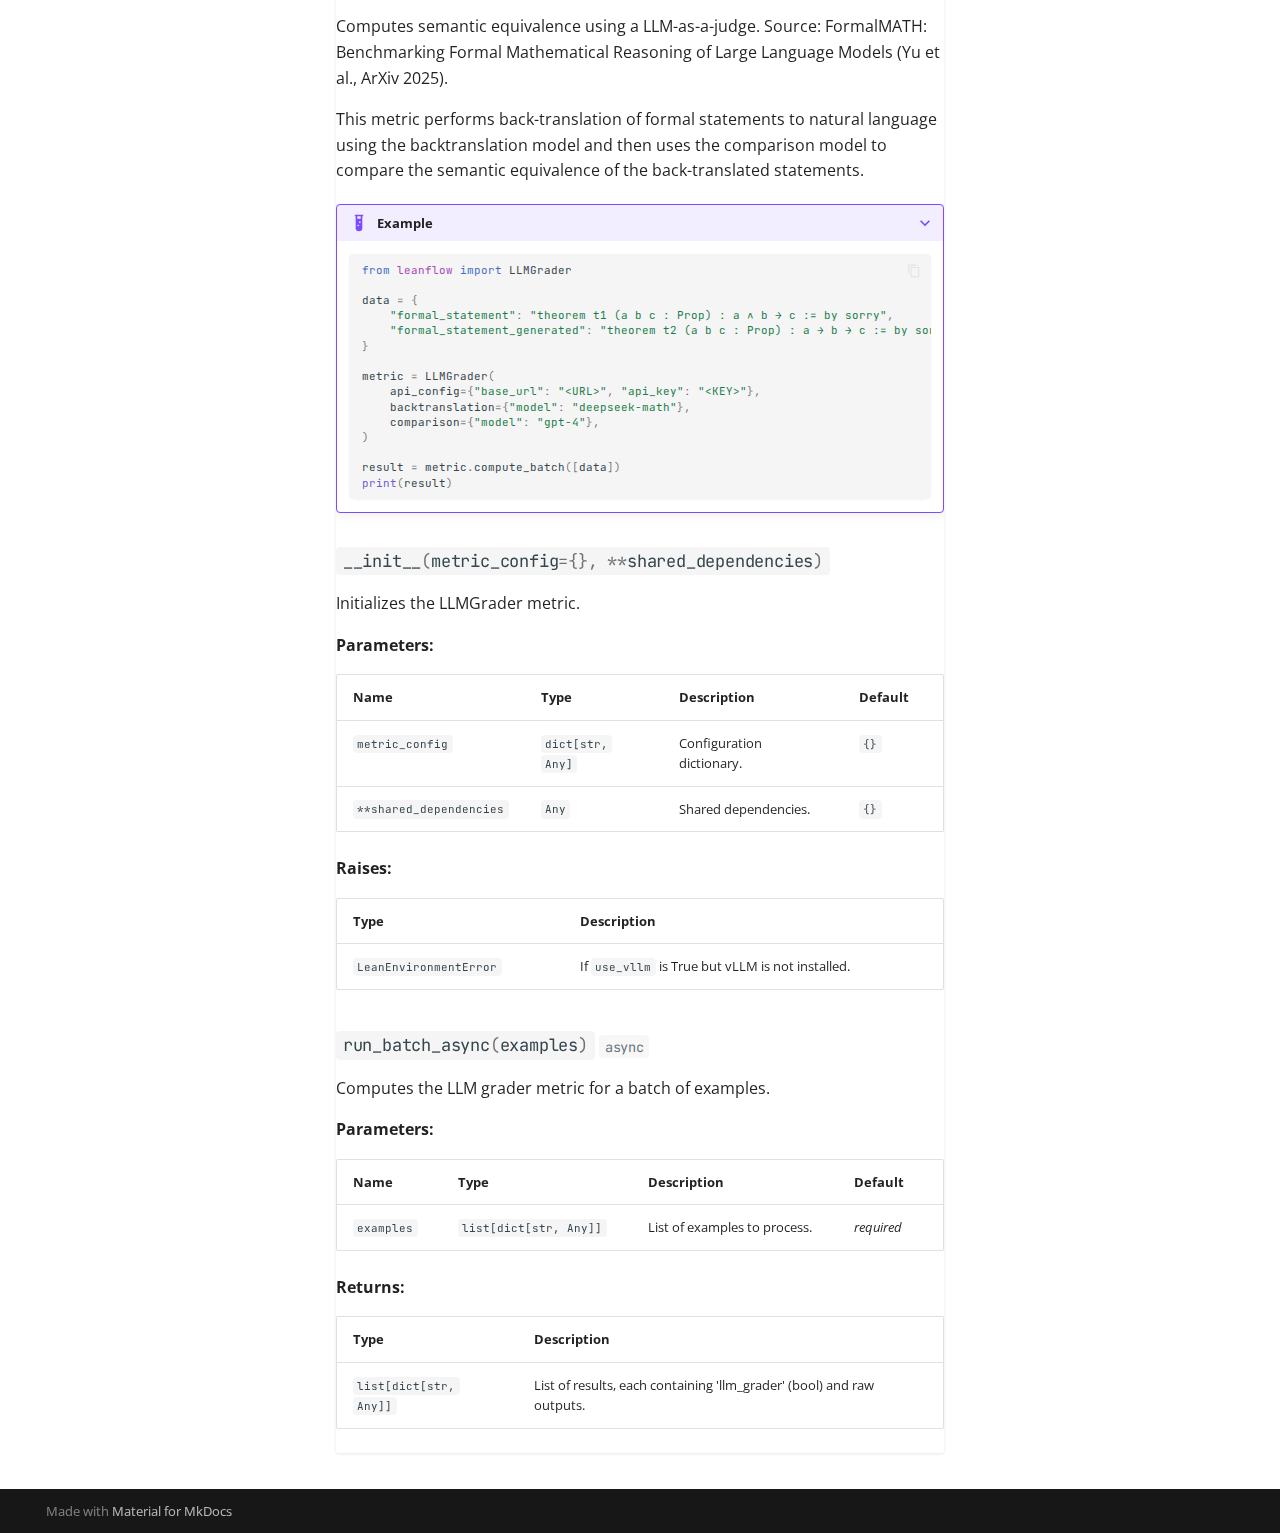
<file: api/metrics/index.html>
<!doctype html>
<html lang="en" class="no-js">
  <head>
    
      <meta charset="utf-8">
      <meta name="viewport" content="width=device-width,initial-scale=1">
      
        <meta name="description" content="A flexible Python interface for Lean 4">
      
      
        <meta name="author" content="LeanFlow Team">
      
      
        <link rel="canonical" href="https://Formal-Math-Reasoning.github.io/leanflow/api/metrics/">
      
      
        <link rel="prev" href="../errors/">
      
      
      
        
      
      
      <link rel="icon" href="../../assets/images/favicon.png">
      <meta name="generator" content="mkdocs-1.6.1, mkdocs-material-9.7.1">
    
    
      
        <title>Metrics - LeanFlow Documentation</title>
      
    
    
      <link rel="stylesheet" href="../../assets/stylesheets/main.484c7ddc.min.css">
      
        
        <link rel="stylesheet" href="../../assets/stylesheets/palette.ab4e12ef.min.css">
      
      


    
    
      
    
    
      
        
        
        <link rel="preconnect" href="https://fonts.gstatic.com" crossorigin>
        <link rel="stylesheet" href="https://fonts.googleapis.com/css?family=Open+Sans:300,300i,400,400i,700,700i%7CJetBrains+Mono:400,400i,700,700i&display=fallback">
        <style>:root{--md-text-font:"Open Sans";--md-code-font:"JetBrains Mono"}</style>
      
    
    
      <link rel="stylesheet" href="../../assets/_mkdocstrings.css">
    
      <link rel="stylesheet" href="../../stylesheets/extra.css">
    
    <script>__md_scope=new URL("../..",location),__md_hash=e=>[...e].reduce(((e,_)=>(e<<5)-e+_.charCodeAt(0)),0),__md_get=(e,_=localStorage,t=__md_scope)=>JSON.parse(_.getItem(t.pathname+"."+e)),__md_set=(e,_,t=localStorage,a=__md_scope)=>{try{t.setItem(a.pathname+"."+e,JSON.stringify(_))}catch(e){}}</script>
    
      

    
    
  </head>
  
  
    
    
      
    
    
    
    
    <body dir="ltr" data-md-color-scheme="default" data-md-color-primary="indigo" data-md-color-accent="red">
  
    
    <input class="md-toggle" data-md-toggle="drawer" type="checkbox" id="__drawer" autocomplete="off">
    <input class="md-toggle" data-md-toggle="search" type="checkbox" id="__search" autocomplete="off">
    <label class="md-overlay" for="__drawer"></label>
    <div data-md-component="skip">
      
        
        <a href="#metrics-api-reference" class="md-skip">
          Skip to content
        </a>
      
    </div>
    <div data-md-component="announce">
      
    </div>
    
    
      

<header class="md-header" data-md-component="header">
  <nav class="md-header__inner md-grid" aria-label="Header">
    <a href="../.." title="LeanFlow Documentation" class="md-header__button md-logo" aria-label="LeanFlow Documentation" data-md-component="logo">
      
  
  <svg xmlns="http://www.w3.org/2000/svg" viewBox="0 0 24 24"><path d="M12 8a3 3 0 0 0 3-3 3 3 0 0 0-3-3 3 3 0 0 0-3 3 3 3 0 0 0 3 3m0 3.54C9.64 9.35 6.5 8 3 8v11c3.5 0 6.64 1.35 9 3.54 2.36-2.19 5.5-3.54 9-3.54V8c-3.5 0-6.64 1.35-9 3.54"/></svg>

    </a>
    <label class="md-header__button md-icon" for="__drawer">
      
      <svg xmlns="http://www.w3.org/2000/svg" viewBox="0 0 24 24"><path d="M3 6h18v2H3zm0 5h18v2H3zm0 5h18v2H3z"/></svg>
    </label>
    <div class="md-header__title" data-md-component="header-title">
      <div class="md-header__ellipsis">
        <div class="md-header__topic">
          <span class="md-ellipsis">
            LeanFlow Documentation
          </span>
        </div>
        <div class="md-header__topic" data-md-component="header-topic">
          <span class="md-ellipsis">
            
              Metrics
            
          </span>
        </div>
      </div>
    </div>
    
      
        <form class="md-header__option" data-md-component="palette">
  
    
    
    
    <input class="md-option" data-md-color-media="(prefers-color-scheme)" data-md-color-scheme="default" data-md-color-primary="indigo" data-md-color-accent="red"  aria-label="Switch to light mode"  type="radio" name="__palette" id="__palette_0">
    
      <label class="md-header__button md-icon" title="Switch to light mode" for="__palette_1" hidden>
        <svg xmlns="http://www.w3.org/2000/svg" viewBox="0 0 24 24"><path d="m14.3 16-.7-2h-3.2l-.7 2H7.8L11 7h2l3.2 9zM20 8.69V4h-4.69L12 .69 8.69 4H4v4.69L.69 12 4 15.31V20h4.69L12 23.31 15.31 20H20v-4.69L23.31 12zm-9.15 3.96h2.3L12 9z"/></svg>
      </label>
    
  
    
    
    
    <input class="md-option" data-md-color-media="(prefers-color-scheme: light)" data-md-color-scheme="default" data-md-color-primary="white" data-md-color-accent="red"  aria-label="Switch to dark mode"  type="radio" name="__palette" id="__palette_1">
    
      <label class="md-header__button md-icon" title="Switch to dark mode" for="__palette_2" hidden>
        <svg xmlns="http://www.w3.org/2000/svg" viewBox="0 0 24 24"><path d="m17.75 4.09-2.53 1.94.91 3.06-2.63-1.81-2.63 1.81.91-3.06-2.53-1.94L12.44 4l1.06-3 1.06 3zm3.5 6.91-1.64 1.25.59 1.98-1.7-1.17-1.7 1.17.59-1.98L15.75 11l2.06-.05L18.5 9l.69 1.95zm-2.28 4.95c.83-.08 1.72 1.1 1.19 1.85-.32.45-.66.87-1.08 1.27C15.17 23 8.84 23 4.94 19.07c-3.91-3.9-3.91-10.24 0-14.14.4-.4.82-.76 1.27-1.08.75-.53 1.93.36 1.85 1.19-.27 2.86.69 5.83 2.89 8.02a9.96 9.96 0 0 0 8.02 2.89m-1.64 2.02a12.08 12.08 0 0 1-7.8-3.47c-2.17-2.19-3.33-5-3.49-7.82-2.81 3.14-2.7 7.96.31 10.98 3.02 3.01 7.84 3.12 10.98.31"/></svg>
      </label>
    
  
    
    
    
    <input class="md-option" data-md-color-media="(prefers-color-scheme: dark)" data-md-color-scheme="slate" data-md-color-primary="black" data-md-color-accent="red"  aria-label="Switch to light mode"  type="radio" name="__palette" id="__palette_2">
    
      <label class="md-header__button md-icon" title="Switch to light mode" for="__palette_0" hidden>
        <svg xmlns="http://www.w3.org/2000/svg" viewBox="0 0 24 24"><path d="M12 7a5 5 0 0 1 5 5 5 5 0 0 1-5 5 5 5 0 0 1-5-5 5 5 0 0 1 5-5m0 2a3 3 0 0 0-3 3 3 3 0 0 0 3 3 3 3 0 0 0 3-3 3 3 0 0 0-3-3m0-7 2.39 3.42C13.65 5.15 12.84 5 12 5s-1.65.15-2.39.42zM3.34 7l4.16-.35A7.2 7.2 0 0 0 5.94 8.5c-.44.74-.69 1.5-.83 2.29zm.02 10 1.76-3.77a7.131 7.131 0 0 0 2.38 4.14zM20.65 7l-1.77 3.79a7.02 7.02 0 0 0-2.38-4.15zm-.01 10-4.14.36c.59-.51 1.12-1.14 1.54-1.86.42-.73.69-1.5.83-2.29zM12 22l-2.41-3.44c.74.27 1.55.44 2.41.44.82 0 1.63-.17 2.37-.44z"/></svg>
      </label>
    
  
</form>
      
    
    
      <script>var palette=__md_get("__palette");if(palette&&palette.color){if("(prefers-color-scheme)"===palette.color.media){var media=matchMedia("(prefers-color-scheme: light)"),input=document.querySelector(media.matches?"[data-md-color-media='(prefers-color-scheme: light)']":"[data-md-color-media='(prefers-color-scheme: dark)']");palette.color.media=input.getAttribute("data-md-color-media"),palette.color.scheme=input.getAttribute("data-md-color-scheme"),palette.color.primary=input.getAttribute("data-md-color-primary"),palette.color.accent=input.getAttribute("data-md-color-accent")}for(var[key,value]of Object.entries(palette.color))document.body.setAttribute("data-md-color-"+key,value)}</script>
    
    
    
      
      
        <label class="md-header__button md-icon" for="__search">
          
          <svg xmlns="http://www.w3.org/2000/svg" viewBox="0 0 24 24"><path d="M9.5 3A6.5 6.5 0 0 1 16 9.5c0 1.61-.59 3.09-1.56 4.23l.27.27h.79l5 5-1.5 1.5-5-5v-.79l-.27-.27A6.52 6.52 0 0 1 9.5 16 6.5 6.5 0 0 1 3 9.5 6.5 6.5 0 0 1 9.5 3m0 2C7 5 5 7 5 9.5S7 14 9.5 14 14 12 14 9.5 12 5 9.5 5"/></svg>
        </label>
        <div class="md-search" data-md-component="search" role="dialog">
  <label class="md-search__overlay" for="__search"></label>
  <div class="md-search__inner" role="search">
    <form class="md-search__form" name="search">
      <input type="text" class="md-search__input" name="query" aria-label="Search" placeholder="Search" autocapitalize="off" autocorrect="off" autocomplete="off" spellcheck="false" data-md-component="search-query" required>
      <label class="md-search__icon md-icon" for="__search">
        
        <svg xmlns="http://www.w3.org/2000/svg" viewBox="0 0 24 24"><path d="M9.5 3A6.5 6.5 0 0 1 16 9.5c0 1.61-.59 3.09-1.56 4.23l.27.27h.79l5 5-1.5 1.5-5-5v-.79l-.27-.27A6.52 6.52 0 0 1 9.5 16 6.5 6.5 0 0 1 3 9.5 6.5 6.5 0 0 1 9.5 3m0 2C7 5 5 7 5 9.5S7 14 9.5 14 14 12 14 9.5 12 5 9.5 5"/></svg>
        
        <svg xmlns="http://www.w3.org/2000/svg" viewBox="0 0 24 24"><path d="M20 11v2H8l5.5 5.5-1.42 1.42L4.16 12l7.92-7.92L13.5 5.5 8 11z"/></svg>
      </label>
      <nav class="md-search__options" aria-label="Search">
        
        <button type="reset" class="md-search__icon md-icon" title="Clear" aria-label="Clear" tabindex="-1">
          
          <svg xmlns="http://www.w3.org/2000/svg" viewBox="0 0 24 24"><path d="M19 6.41 17.59 5 12 10.59 6.41 5 5 6.41 10.59 12 5 17.59 6.41 19 12 13.41 17.59 19 19 17.59 13.41 12z"/></svg>
        </button>
      </nav>
      
        <div class="md-search__suggest" data-md-component="search-suggest"></div>
      
    </form>
    <div class="md-search__output">
      <div class="md-search__scrollwrap" tabindex="0" data-md-scrollfix>
        <div class="md-search-result" data-md-component="search-result">
          <div class="md-search-result__meta">
            Initializing search
          </div>
          <ol class="md-search-result__list" role="presentation"></ol>
        </div>
      </div>
    </div>
  </div>
</div>
      
    
    
      <div class="md-header__source">
        <a href="https://github.com/Formal-Math-Reasoning/leanflow" title="Go to repository" class="md-source" data-md-component="source">
  <div class="md-source__icon md-icon">
    
    <svg xmlns="http://www.w3.org/2000/svg" viewBox="0 0 512 512"><!--! Font Awesome Free 7.1.0 by @fontawesome - https://fontawesome.com License - https://fontawesome.com/license/free (Icons: CC BY 4.0, Fonts: SIL OFL 1.1, Code: MIT License) Copyright 2025 Fonticons, Inc.--><path d="M173.9 397.4c0 2-2.3 3.6-5.2 3.6-3.3.3-5.6-1.3-5.6-3.6 0-2 2.3-3.6 5.2-3.6 3-.3 5.6 1.3 5.6 3.6m-31.1-4.5c-.7 2 1.3 4.3 4.3 4.9 2.6 1 5.6 0 6.2-2s-1.3-4.3-4.3-5.2c-2.6-.7-5.5.3-6.2 2.3m44.2-1.7c-2.9.7-4.9 2.6-4.6 4.9.3 2 2.9 3.3 5.9 2.6 2.9-.7 4.9-2.6 4.6-4.6-.3-1.9-3-3.2-5.9-2.9M252.8 8C114.1 8 8 113.3 8 252c0 110.9 69.8 205.8 169.5 239.2 12.8 2.3 17.3-5.6 17.3-12.1 0-6.2-.3-40.4-.3-61.4 0 0-70 15-84.7-29.8 0 0-11.4-29.1-27.8-36.6 0 0-22.9-15.7 1.6-15.4 0 0 24.9 2 38.6 25.8 21.9 38.6 58.6 27.5 72.9 20.9 2.3-16 8.8-27.1 16-33.7-55.9-6.2-112.3-14.3-112.3-110.5 0-27.5 7.6-41.3 23.6-58.9-2.6-6.5-11.1-33.3 2.6-67.9 20.9-6.5 69 27 69 27 20-5.6 41.5-8.5 62.8-8.5s42.8 2.9 62.8 8.5c0 0 48.1-33.6 69-27 13.7 34.7 5.2 61.4 2.6 67.9 16 17.7 25.8 31.5 25.8 58.9 0 96.5-58.9 104.2-114.8 110.5 9.2 7.9 17 22.9 17 46.4 0 33.7-.3 75.4-.3 83.6 0 6.5 4.6 14.4 17.3 12.1C436.2 457.8 504 362.9 504 252 504 113.3 391.5 8 252.8 8M105.2 352.9c-1.3 1-1 3.3.7 5.2 1.6 1.6 3.9 2.3 5.2 1 1.3-1 1-3.3-.7-5.2-1.6-1.6-3.9-2.3-5.2-1m-10.8-8.1c-.7 1.3.3 2.9 2.3 3.9 1.6 1 3.6.7 4.3-.7.7-1.3-.3-2.9-2.3-3.9-2-.6-3.6-.3-4.3.7m32.4 35.6c-1.6 1.3-1 4.3 1.3 6.2 2.3 2.3 5.2 2.6 6.5 1 1.3-1.3.7-4.3-1.3-6.2-2.2-2.3-5.2-2.6-6.5-1m-11.4-14.7c-1.6 1-1.6 3.6 0 5.9s4.3 3.3 5.6 2.3c1.6-1.3 1.6-3.9 0-6.2-1.4-2.3-4-3.3-5.6-2"/></svg>
  </div>
  <div class="md-source__repository">
    GitHub
  </div>
</a>
      </div>
    
  </nav>
  
</header>
    
    <div class="md-container" data-md-component="container">
      
      
        
          
            
<nav class="md-tabs" aria-label="Tabs" data-md-component="tabs">
  <div class="md-grid">
    <ul class="md-tabs__list">
      
        
  
  
  
  
    <li class="md-tabs__item">
      <a href="../.." class="md-tabs__link">
        
  
  
    
  
  Home

      </a>
    </li>
  

      
        
  
  
  
  
    
    
      <li class="md-tabs__item">
        <a href="../../quickstart/" class="md-tabs__link">
          
  
  
    
  
  Getting Started

        </a>
      </li>
    
  

      
        
  
  
  
  
    
    
      <li class="md-tabs__item">
        <a href="../../repl/" class="md-tabs__link">
          
  
  
    
  
  User Guide

        </a>
      </li>
    
  

      
        
  
  
  
  
    
    
      <li class="md-tabs__item">
        <a href="../../metrics/" class="md-tabs__link">
          
  
  
    
  
  Metrics

        </a>
      </li>
    
  

      
        
  
  
  
    
  
  
    
    
      <li class="md-tabs__item md-tabs__item--active">
        <a href="../repl/" class="md-tabs__link">
          
  
  
    
  
  API Reference

        </a>
      </li>
    
  

      
    </ul>
  </div>
</nav>
          
        
      
      <main class="md-main" data-md-component="main">
        <div class="md-main__inner md-grid">
          
            
              
              <div class="md-sidebar md-sidebar--primary" data-md-component="sidebar" data-md-type="navigation" >
                <div class="md-sidebar__scrollwrap">
                  <div class="md-sidebar__inner">
                    


  


<nav class="md-nav md-nav--primary md-nav--lifted" aria-label="Navigation" data-md-level="0">
  <label class="md-nav__title" for="__drawer">
    <a href="../.." title="LeanFlow Documentation" class="md-nav__button md-logo" aria-label="LeanFlow Documentation" data-md-component="logo">
      
  
  <svg xmlns="http://www.w3.org/2000/svg" viewBox="0 0 24 24"><path d="M12 8a3 3 0 0 0 3-3 3 3 0 0 0-3-3 3 3 0 0 0-3 3 3 3 0 0 0 3 3m0 3.54C9.64 9.35 6.5 8 3 8v11c3.5 0 6.64 1.35 9 3.54 2.36-2.19 5.5-3.54 9-3.54V8c-3.5 0-6.64 1.35-9 3.54"/></svg>

    </a>
    LeanFlow Documentation
  </label>
  
    <div class="md-nav__source">
      <a href="https://github.com/Formal-Math-Reasoning/leanflow" title="Go to repository" class="md-source" data-md-component="source">
  <div class="md-source__icon md-icon">
    
    <svg xmlns="http://www.w3.org/2000/svg" viewBox="0 0 512 512"><!--! Font Awesome Free 7.1.0 by @fontawesome - https://fontawesome.com License - https://fontawesome.com/license/free (Icons: CC BY 4.0, Fonts: SIL OFL 1.1, Code: MIT License) Copyright 2025 Fonticons, Inc.--><path d="M173.9 397.4c0 2-2.3 3.6-5.2 3.6-3.3.3-5.6-1.3-5.6-3.6 0-2 2.3-3.6 5.2-3.6 3-.3 5.6 1.3 5.6 3.6m-31.1-4.5c-.7 2 1.3 4.3 4.3 4.9 2.6 1 5.6 0 6.2-2s-1.3-4.3-4.3-5.2c-2.6-.7-5.5.3-6.2 2.3m44.2-1.7c-2.9.7-4.9 2.6-4.6 4.9.3 2 2.9 3.3 5.9 2.6 2.9-.7 4.9-2.6 4.6-4.6-.3-1.9-3-3.2-5.9-2.9M252.8 8C114.1 8 8 113.3 8 252c0 110.9 69.8 205.8 169.5 239.2 12.8 2.3 17.3-5.6 17.3-12.1 0-6.2-.3-40.4-.3-61.4 0 0-70 15-84.7-29.8 0 0-11.4-29.1-27.8-36.6 0 0-22.9-15.7 1.6-15.4 0 0 24.9 2 38.6 25.8 21.9 38.6 58.6 27.5 72.9 20.9 2.3-16 8.8-27.1 16-33.7-55.9-6.2-112.3-14.3-112.3-110.5 0-27.5 7.6-41.3 23.6-58.9-2.6-6.5-11.1-33.3 2.6-67.9 20.9-6.5 69 27 69 27 20-5.6 41.5-8.5 62.8-8.5s42.8 2.9 62.8 8.5c0 0 48.1-33.6 69-27 13.7 34.7 5.2 61.4 2.6 67.9 16 17.7 25.8 31.5 25.8 58.9 0 96.5-58.9 104.2-114.8 110.5 9.2 7.9 17 22.9 17 46.4 0 33.7-.3 75.4-.3 83.6 0 6.5 4.6 14.4 17.3 12.1C436.2 457.8 504 362.9 504 252 504 113.3 391.5 8 252.8 8M105.2 352.9c-1.3 1-1 3.3.7 5.2 1.6 1.6 3.9 2.3 5.2 1 1.3-1 1-3.3-.7-5.2-1.6-1.6-3.9-2.3-5.2-1m-10.8-8.1c-.7 1.3.3 2.9 2.3 3.9 1.6 1 3.6.7 4.3-.7.7-1.3-.3-2.9-2.3-3.9-2-.6-3.6-.3-4.3.7m32.4 35.6c-1.6 1.3-1 4.3 1.3 6.2 2.3 2.3 5.2 2.6 6.5 1 1.3-1.3.7-4.3-1.3-6.2-2.2-2.3-5.2-2.6-6.5-1m-11.4-14.7c-1.6 1-1.6 3.6 0 5.9s4.3 3.3 5.6 2.3c1.6-1.3 1.6-3.9 0-6.2-1.4-2.3-4-3.3-5.6-2"/></svg>
  </div>
  <div class="md-source__repository">
    GitHub
  </div>
</a>
    </div>
  
  <ul class="md-nav__list" data-md-scrollfix>
    
      
      
  
  
  
  
    <li class="md-nav__item">
      <a href="../.." class="md-nav__link">
        
  
  
  <span class="md-ellipsis">
    
  
    Home
  

    
  </span>
  
  

      </a>
    </li>
  

    
      
      
  
  
  
  
    
    
      
        
      
    
    
    
      
      
        
      
    
    
    <li class="md-nav__item md-nav__item--nested">
      
        
        
          
        
        <input class="md-nav__toggle md-toggle md-toggle--indeterminate" type="checkbox" id="__nav_2" >
        
          
          <label class="md-nav__link" for="__nav_2" id="__nav_2_label" tabindex="0">
            
  
  
  <span class="md-ellipsis">
    
  
    Getting Started
  

    
  </span>
  
  

            <span class="md-nav__icon md-icon"></span>
          </label>
        
        <nav class="md-nav" data-md-level="1" aria-labelledby="__nav_2_label" aria-expanded="false">
          <label class="md-nav__title" for="__nav_2">
            <span class="md-nav__icon md-icon"></span>
            
  
    Getting Started
  

          </label>
          <ul class="md-nav__list" data-md-scrollfix>
            
              
                
  
  
  
  
    <li class="md-nav__item">
      <a href="../../quickstart/" class="md-nav__link">
        
  
  
  <span class="md-ellipsis">
    
  
    Quickstart
  

    
  </span>
  
  

      </a>
    </li>
  

              
            
          </ul>
        </nav>
      
    </li>
  

    
      
      
  
  
  
  
    
    
      
        
      
        
      
        
      
    
    
    
      
      
        
      
    
    
    <li class="md-nav__item md-nav__item--nested">
      
        
        
          
        
        <input class="md-nav__toggle md-toggle md-toggle--indeterminate" type="checkbox" id="__nav_3" >
        
          
          <label class="md-nav__link" for="__nav_3" id="__nav_3_label" tabindex="0">
            
  
  
  <span class="md-ellipsis">
    
  
    User Guide
  

    
  </span>
  
  

            <span class="md-nav__icon md-icon"></span>
          </label>
        
        <nav class="md-nav" data-md-level="1" aria-labelledby="__nav_3_label" aria-expanded="false">
          <label class="md-nav__title" for="__nav_3">
            <span class="md-nav__icon md-icon"></span>
            
  
    User Guide
  

          </label>
          <ul class="md-nav__list" data-md-scrollfix>
            
              
                
  
  
  
  
    <li class="md-nav__item">
      <a href="../../repl/" class="md-nav__link">
        
  
  
  <span class="md-ellipsis">
    
  
    REPL
  

    
  </span>
  
  

      </a>
    </li>
  

              
            
              
                
  
  
  
  
    <li class="md-nav__item">
      <a href="../../server/" class="md-nav__link">
        
  
  
  <span class="md-ellipsis">
    
  
    Server
  

    
  </span>
  
  

      </a>
    </li>
  

              
            
              
                
  
  
  
  
    <li class="md-nav__item">
      <a href="../../cli/" class="md-nav__link">
        
  
  
  <span class="md-ellipsis">
    
  
    Evaluation
  

    
  </span>
  
  

      </a>
    </li>
  

              
            
          </ul>
        </nav>
      
    </li>
  

    
      
      
  
  
  
  
    
    
      
        
      
        
      
    
    
    
      
      
        
      
    
    
    <li class="md-nav__item md-nav__item--nested">
      
        
        
          
        
        <input class="md-nav__toggle md-toggle md-toggle--indeterminate" type="checkbox" id="__nav_4" >
        
          
          <label class="md-nav__link" for="__nav_4" id="__nav_4_label" tabindex="0">
            
  
  
  <span class="md-ellipsis">
    
  
    Metrics
  

    
  </span>
  
  

            <span class="md-nav__icon md-icon"></span>
          </label>
        
        <nav class="md-nav" data-md-level="1" aria-labelledby="__nav_4_label" aria-expanded="false">
          <label class="md-nav__title" for="__nav_4">
            <span class="md-nav__icon md-icon"></span>
            
  
    Metrics
  

          </label>
          <ul class="md-nav__list" data-md-scrollfix>
            
              
                
  
  
  
  
    <li class="md-nav__item">
      <a href="../../metrics/" class="md-nav__link">
        
  
  
  <span class="md-ellipsis">
    
  
    Overview
  

    
  </span>
  
  

      </a>
    </li>
  

              
            
              
                
  
  
  
  
    <li class="md-nav__item">
      <a href="../../custom_metrics/" class="md-nav__link">
        
  
  
  <span class="md-ellipsis">
    
  
    Custom Metrics
  

    
  </span>
  
  

      </a>
    </li>
  

              
            
          </ul>
        </nav>
      
    </li>
  

    
      
      
  
  
    
  
  
  
    
    
      
        
      
        
      
        
      
        
      
        
      
    
    
    
      
        
        
      
      
        
      
    
    
    <li class="md-nav__item md-nav__item--active md-nav__item--section md-nav__item--nested">
      
        
        
        <input class="md-nav__toggle md-toggle " type="checkbox" id="__nav_5" checked>
        
          
          <label class="md-nav__link" for="__nav_5" id="__nav_5_label" tabindex="">
            
  
  
  <span class="md-ellipsis">
    
  
    API Reference
  

    
  </span>
  
  

            <span class="md-nav__icon md-icon"></span>
          </label>
        
        <nav class="md-nav" data-md-level="1" aria-labelledby="__nav_5_label" aria-expanded="true">
          <label class="md-nav__title" for="__nav_5">
            <span class="md-nav__icon md-icon"></span>
            
  
    API Reference
  

          </label>
          <ul class="md-nav__list" data-md-scrollfix>
            
              
                
  
  
  
  
    <li class="md-nav__item">
      <a href="../repl/" class="md-nav__link">
        
  
  
  <span class="md-ellipsis">
    
  
    REPL
  

    
  </span>
  
  

      </a>
    </li>
  

              
            
              
                
  
  
  
  
    <li class="md-nav__item">
      <a href="../server/" class="md-nav__link">
        
  
  
  <span class="md-ellipsis">
    
  
    Server
  

    
  </span>
  
  

      </a>
    </li>
  

              
            
              
                
  
  
  
  
    <li class="md-nav__item">
      <a href="../client/" class="md-nav__link">
        
  
  
  <span class="md-ellipsis">
    
  
    Client
  

    
  </span>
  
  

      </a>
    </li>
  

              
            
              
                
  
  
  
  
    <li class="md-nav__item">
      <a href="../errors/" class="md-nav__link">
        
  
  
  <span class="md-ellipsis">
    
  
    Errors
  

    
  </span>
  
  

      </a>
    </li>
  

              
            
              
                
  
  
    
  
  
  
    <li class="md-nav__item md-nav__item--active">
      
      <input class="md-nav__toggle md-toggle" type="checkbox" id="__toc">
      
      
        
      
      
        <label class="md-nav__link md-nav__link--active" for="__toc">
          
  
  
  <span class="md-ellipsis">
    
  
    Metrics
  

    
  </span>
  
  

          <span class="md-nav__icon md-icon"></span>
        </label>
      
      <a href="./" class="md-nav__link md-nav__link--active">
        
  
  
  <span class="md-ellipsis">
    
  
    Metrics
  

    
  </span>
  
  

      </a>
      
        

<nav class="md-nav md-nav--secondary" aria-label="Table of contents">
  
  
  
    
  
  
    <label class="md-nav__title" for="__toc">
      <span class="md-nav__icon md-icon"></span>
      Table of contents
    </label>
    <ul class="md-nav__list" data-md-component="toc" data-md-scrollfix>
      
        <li class="md-nav__item">
  <a href="#base-metric" class="md-nav__link">
    <span class="md-ellipsis">
      
        Base Metric
      
    </span>
  </a>
  
</li>
      
        <li class="md-nav__item">
  <a href="#leanflow.Metric" class="md-nav__link">
    <span class="md-ellipsis">
      
        Metric
      
    </span>
  </a>
  
    <nav class="md-nav" aria-label="Metric">
      <ul class="md-nav__list">
        
          <li class="md-nav__item">
  <a href="#leanflow.Metric.name" class="md-nav__link">
    <span class="md-ellipsis">
      
        name
      
    </span>
  </a>
  
</li>
        
          <li class="md-nav__item">
  <a href="#leanflow.Metric.__init__" class="md-nav__link">
    <span class="md-ellipsis">
      
        __init__
      
    </span>
  </a>
  
</li>
        
          <li class="md-nav__item">
  <a href="#leanflow.Metric.compute" class="md-nav__link">
    <span class="md-ellipsis">
      
        compute
      
    </span>
  </a>
  
</li>
        
          <li class="md-nav__item">
  <a href="#leanflow.Metric.get_runner" class="md-nav__link">
    <span class="md-ellipsis">
      
        get_runner
      
    </span>
  </a>
  
</li>
        
          <li class="md-nav__item">
  <a href="#leanflow.Metric.run_check_async" class="md-nav__link">
    <span class="md-ellipsis">
      
        run_check_async
      
    </span>
  </a>
  
</li>
        
      </ul>
    </nav>
  
</li>
      
        <li class="md-nav__item">
  <a href="#leanflow.BatchMetric" class="md-nav__link">
    <span class="md-ellipsis">
      
        BatchMetric
      
    </span>
  </a>
  
    <nav class="md-nav" aria-label="BatchMetric">
      <ul class="md-nav__list">
        
          <li class="md-nav__item">
  <a href="#leanflow.BatchMetric.compute_batch" class="md-nav__link">
    <span class="md-ellipsis">
      
        compute_batch
      
    </span>
  </a>
  
</li>
        
          <li class="md-nav__item">
  <a href="#leanflow.BatchMetric.run_batch_async" class="md-nav__link">
    <span class="md-ellipsis">
      
        run_batch_async
      
    </span>
  </a>
  
</li>
        
      </ul>
    </nav>
  
</li>
      
        <li class="md-nav__item">
  <a href="#interactive-metrics" class="md-nav__link">
    <span class="md-ellipsis">
      
        Interactive Metrics
      
    </span>
  </a>
  
</li>
      
        <li class="md-nav__item">
  <a href="#leanflow.TypeCheck" class="md-nav__link">
    <span class="md-ellipsis">
      
        TypeCheck
      
    </span>
  </a>
  
    <nav class="md-nav" aria-label="TypeCheck">
      <ul class="md-nav__list">
        
          <li class="md-nav__item">
  <a href="#leanflow.TypeCheck.__init__" class="md-nav__link">
    <span class="md-ellipsis">
      
        __init__
      
    </span>
  </a>
  
</li>
        
          <li class="md-nav__item">
  <a href="#leanflow.TypeCheck.run_check_async" class="md-nav__link">
    <span class="md-ellipsis">
      
        run_check_async
      
    </span>
  </a>
  
</li>
        
      </ul>
    </nav>
  
</li>
      
        <li class="md-nav__item">
  <a href="#leanflow.BEqPlus" class="md-nav__link">
    <span class="md-ellipsis">
      
        BEqPlus
      
    </span>
  </a>
  
    <nav class="md-nav" aria-label="BEqPlus">
      <ul class="md-nav__list">
        
          <li class="md-nav__item">
  <a href="#leanflow.BEqPlus.__init__" class="md-nav__link">
    <span class="md-ellipsis">
      
        __init__
      
    </span>
  </a>
  
</li>
        
          <li class="md-nav__item">
  <a href="#leanflow.BEqPlus.run_check_async" class="md-nav__link">
    <span class="md-ellipsis">
      
        run_check_async
      
    </span>
  </a>
  
</li>
        
      </ul>
    </nav>
  
</li>
      
        <li class="md-nav__item">
  <a href="#leanflow.BEqL" class="md-nav__link">
    <span class="md-ellipsis">
      
        BEqL
      
    </span>
  </a>
  
    <nav class="md-nav" aria-label="BEqL">
      <ul class="md-nav__list">
        
          <li class="md-nav__item">
  <a href="#leanflow.BEqL.__init__" class="md-nav__link">
    <span class="md-ellipsis">
      
        __init__
      
    </span>
  </a>
  
</li>
        
          <li class="md-nav__item">
  <a href="#leanflow.BEqL.run_check_async" class="md-nav__link">
    <span class="md-ellipsis">
      
        run_check_async
      
    </span>
  </a>
  
</li>
        
      </ul>
    </nav>
  
</li>
      
        <li class="md-nav__item">
  <a href="#leanflow.EquivRfl" class="md-nav__link">
    <span class="md-ellipsis">
      
        EquivRfl
      
    </span>
  </a>
  
    <nav class="md-nav" aria-label="EquivRfl">
      <ul class="md-nav__list">
        
          <li class="md-nav__item">
  <a href="#leanflow.EquivRfl.__init__" class="md-nav__link">
    <span class="md-ellipsis">
      
        __init__
      
    </span>
  </a>
  
</li>
        
          <li class="md-nav__item">
  <a href="#leanflow.EquivRfl.run_check_async" class="md-nav__link">
    <span class="md-ellipsis">
      
        run_check_async
      
    </span>
  </a>
  
</li>
        
      </ul>
    </nav>
  
</li>
      
        <li class="md-nav__item">
  <a href="#llm-batch-metrics" class="md-nav__link">
    <span class="md-ellipsis">
      
        LLM &amp; Batch Metrics
      
    </span>
  </a>
  
</li>
      
        <li class="md-nav__item">
  <a href="#leanflow.LLMGrader" class="md-nav__link">
    <span class="md-ellipsis">
      
        LLMGrader
      
    </span>
  </a>
  
    <nav class="md-nav" aria-label="LLMGrader">
      <ul class="md-nav__list">
        
          <li class="md-nav__item">
  <a href="#leanflow.LLMGrader.__init__" class="md-nav__link">
    <span class="md-ellipsis">
      
        __init__
      
    </span>
  </a>
  
</li>
        
          <li class="md-nav__item">
  <a href="#leanflow.LLMGrader.run_batch_async" class="md-nav__link">
    <span class="md-ellipsis">
      
        run_batch_async
      
    </span>
  </a>
  
</li>
        
      </ul>
    </nav>
  
</li>
      
        <li class="md-nav__item">
  <a href="#leanflow.BEq" class="md-nav__link">
    <span class="md-ellipsis">
      
        BEq
      
    </span>
  </a>
  
    <nav class="md-nav" aria-label="BEq">
      <ul class="md-nav__list">
        
          <li class="md-nav__item">
  <a href="#leanflow.BEq.__init__" class="md-nav__link">
    <span class="md-ellipsis">
      
        __init__
      
    </span>
  </a>
  
</li>
        
          <li class="md-nav__item">
  <a href="#leanflow.BEq.run_batch_async" class="md-nav__link">
    <span class="md-ellipsis">
      
        run_batch_async
      
    </span>
  </a>
  
</li>
        
      </ul>
    </nav>
  
</li>
      
        <li class="md-nav__item">
  <a href="#leanflow.ConJudge" class="md-nav__link">
    <span class="md-ellipsis">
      
        ConJudge
      
    </span>
  </a>
  
    <nav class="md-nav" aria-label="ConJudge">
      <ul class="md-nav__list">
        
          <li class="md-nav__item">
  <a href="#leanflow.ConJudge.__init__" class="md-nav__link">
    <span class="md-ellipsis">
      
        __init__
      
    </span>
  </a>
  
</li>
        
          <li class="md-nav__item">
  <a href="#leanflow.ConJudge.run_batch_async" class="md-nav__link">
    <span class="md-ellipsis">
      
        run_batch_async
      
    </span>
  </a>
  
</li>
        
      </ul>
    </nav>
  
</li>
      
    </ul>
  
</nav>
      
    </li>
  

              
            
          </ul>
        </nav>
      
    </li>
  

    
  </ul>
</nav>
                  </div>
                </div>
              </div>
            
            
              
              <div class="md-sidebar md-sidebar--secondary" data-md-component="sidebar" data-md-type="toc" >
                <div class="md-sidebar__scrollwrap">
                  <div class="md-sidebar__inner">
                    

<nav class="md-nav md-nav--secondary" aria-label="Table of contents">
  
  
  
    
  
  
    <label class="md-nav__title" for="__toc">
      <span class="md-nav__icon md-icon"></span>
      Table of contents
    </label>
    <ul class="md-nav__list" data-md-component="toc" data-md-scrollfix>
      
        <li class="md-nav__item">
  <a href="#base-metric" class="md-nav__link">
    <span class="md-ellipsis">
      
        Base Metric
      
    </span>
  </a>
  
</li>
      
        <li class="md-nav__item">
  <a href="#leanflow.Metric" class="md-nav__link">
    <span class="md-ellipsis">
      
        Metric
      
    </span>
  </a>
  
    <nav class="md-nav" aria-label="Metric">
      <ul class="md-nav__list">
        
          <li class="md-nav__item">
  <a href="#leanflow.Metric.name" class="md-nav__link">
    <span class="md-ellipsis">
      
        name
      
    </span>
  </a>
  
</li>
        
          <li class="md-nav__item">
  <a href="#leanflow.Metric.__init__" class="md-nav__link">
    <span class="md-ellipsis">
      
        __init__
      
    </span>
  </a>
  
</li>
        
          <li class="md-nav__item">
  <a href="#leanflow.Metric.compute" class="md-nav__link">
    <span class="md-ellipsis">
      
        compute
      
    </span>
  </a>
  
</li>
        
          <li class="md-nav__item">
  <a href="#leanflow.Metric.get_runner" class="md-nav__link">
    <span class="md-ellipsis">
      
        get_runner
      
    </span>
  </a>
  
</li>
        
          <li class="md-nav__item">
  <a href="#leanflow.Metric.run_check_async" class="md-nav__link">
    <span class="md-ellipsis">
      
        run_check_async
      
    </span>
  </a>
  
</li>
        
      </ul>
    </nav>
  
</li>
      
        <li class="md-nav__item">
  <a href="#leanflow.BatchMetric" class="md-nav__link">
    <span class="md-ellipsis">
      
        BatchMetric
      
    </span>
  </a>
  
    <nav class="md-nav" aria-label="BatchMetric">
      <ul class="md-nav__list">
        
          <li class="md-nav__item">
  <a href="#leanflow.BatchMetric.compute_batch" class="md-nav__link">
    <span class="md-ellipsis">
      
        compute_batch
      
    </span>
  </a>
  
</li>
        
          <li class="md-nav__item">
  <a href="#leanflow.BatchMetric.run_batch_async" class="md-nav__link">
    <span class="md-ellipsis">
      
        run_batch_async
      
    </span>
  </a>
  
</li>
        
      </ul>
    </nav>
  
</li>
      
        <li class="md-nav__item">
  <a href="#interactive-metrics" class="md-nav__link">
    <span class="md-ellipsis">
      
        Interactive Metrics
      
    </span>
  </a>
  
</li>
      
        <li class="md-nav__item">
  <a href="#leanflow.TypeCheck" class="md-nav__link">
    <span class="md-ellipsis">
      
        TypeCheck
      
    </span>
  </a>
  
    <nav class="md-nav" aria-label="TypeCheck">
      <ul class="md-nav__list">
        
          <li class="md-nav__item">
  <a href="#leanflow.TypeCheck.__init__" class="md-nav__link">
    <span class="md-ellipsis">
      
        __init__
      
    </span>
  </a>
  
</li>
        
          <li class="md-nav__item">
  <a href="#leanflow.TypeCheck.run_check_async" class="md-nav__link">
    <span class="md-ellipsis">
      
        run_check_async
      
    </span>
  </a>
  
</li>
        
      </ul>
    </nav>
  
</li>
      
        <li class="md-nav__item">
  <a href="#leanflow.BEqPlus" class="md-nav__link">
    <span class="md-ellipsis">
      
        BEqPlus
      
    </span>
  </a>
  
    <nav class="md-nav" aria-label="BEqPlus">
      <ul class="md-nav__list">
        
          <li class="md-nav__item">
  <a href="#leanflow.BEqPlus.__init__" class="md-nav__link">
    <span class="md-ellipsis">
      
        __init__
      
    </span>
  </a>
  
</li>
        
          <li class="md-nav__item">
  <a href="#leanflow.BEqPlus.run_check_async" class="md-nav__link">
    <span class="md-ellipsis">
      
        run_check_async
      
    </span>
  </a>
  
</li>
        
      </ul>
    </nav>
  
</li>
      
        <li class="md-nav__item">
  <a href="#leanflow.BEqL" class="md-nav__link">
    <span class="md-ellipsis">
      
        BEqL
      
    </span>
  </a>
  
    <nav class="md-nav" aria-label="BEqL">
      <ul class="md-nav__list">
        
          <li class="md-nav__item">
  <a href="#leanflow.BEqL.__init__" class="md-nav__link">
    <span class="md-ellipsis">
      
        __init__
      
    </span>
  </a>
  
</li>
        
          <li class="md-nav__item">
  <a href="#leanflow.BEqL.run_check_async" class="md-nav__link">
    <span class="md-ellipsis">
      
        run_check_async
      
    </span>
  </a>
  
</li>
        
      </ul>
    </nav>
  
</li>
      
        <li class="md-nav__item">
  <a href="#leanflow.EquivRfl" class="md-nav__link">
    <span class="md-ellipsis">
      
        EquivRfl
      
    </span>
  </a>
  
    <nav class="md-nav" aria-label="EquivRfl">
      <ul class="md-nav__list">
        
          <li class="md-nav__item">
  <a href="#leanflow.EquivRfl.__init__" class="md-nav__link">
    <span class="md-ellipsis">
      
        __init__
      
    </span>
  </a>
  
</li>
        
          <li class="md-nav__item">
  <a href="#leanflow.EquivRfl.run_check_async" class="md-nav__link">
    <span class="md-ellipsis">
      
        run_check_async
      
    </span>
  </a>
  
</li>
        
      </ul>
    </nav>
  
</li>
      
        <li class="md-nav__item">
  <a href="#llm-batch-metrics" class="md-nav__link">
    <span class="md-ellipsis">
      
        LLM &amp; Batch Metrics
      
    </span>
  </a>
  
</li>
      
        <li class="md-nav__item">
  <a href="#leanflow.LLMGrader" class="md-nav__link">
    <span class="md-ellipsis">
      
        LLMGrader
      
    </span>
  </a>
  
    <nav class="md-nav" aria-label="LLMGrader">
      <ul class="md-nav__list">
        
          <li class="md-nav__item">
  <a href="#leanflow.LLMGrader.__init__" class="md-nav__link">
    <span class="md-ellipsis">
      
        __init__
      
    </span>
  </a>
  
</li>
        
          <li class="md-nav__item">
  <a href="#leanflow.LLMGrader.run_batch_async" class="md-nav__link">
    <span class="md-ellipsis">
      
        run_batch_async
      
    </span>
  </a>
  
</li>
        
      </ul>
    </nav>
  
</li>
      
        <li class="md-nav__item">
  <a href="#leanflow.BEq" class="md-nav__link">
    <span class="md-ellipsis">
      
        BEq
      
    </span>
  </a>
  
    <nav class="md-nav" aria-label="BEq">
      <ul class="md-nav__list">
        
          <li class="md-nav__item">
  <a href="#leanflow.BEq.__init__" class="md-nav__link">
    <span class="md-ellipsis">
      
        __init__
      
    </span>
  </a>
  
</li>
        
          <li class="md-nav__item">
  <a href="#leanflow.BEq.run_batch_async" class="md-nav__link">
    <span class="md-ellipsis">
      
        run_batch_async
      
    </span>
  </a>
  
</li>
        
      </ul>
    </nav>
  
</li>
      
        <li class="md-nav__item">
  <a href="#leanflow.ConJudge" class="md-nav__link">
    <span class="md-ellipsis">
      
        ConJudge
      
    </span>
  </a>
  
    <nav class="md-nav" aria-label="ConJudge">
      <ul class="md-nav__list">
        
          <li class="md-nav__item">
  <a href="#leanflow.ConJudge.__init__" class="md-nav__link">
    <span class="md-ellipsis">
      
        __init__
      
    </span>
  </a>
  
</li>
        
          <li class="md-nav__item">
  <a href="#leanflow.ConJudge.run_batch_async" class="md-nav__link">
    <span class="md-ellipsis">
      
        run_batch_async
      
    </span>
  </a>
  
</li>
        
      </ul>
    </nav>
  
</li>
      
    </ul>
  
</nav>
                  </div>
                </div>
              </div>
            
          
          
            <div class="md-content" data-md-component="content">
              
              <article class="md-content__inner md-typeset">
                
                  


  
  


<h1 id="metrics-api-reference">Metrics API Reference</h1>
<p>The Metrics module provides a suite of tools for evaluating formal mathematics. These classes allow you to assess the syntactic correctness, equivalence, and quality of Lean 4 code, ranging from simple typechecking to semantic comparisons using LLMs.</p>
<h2 id="base-metric">Base Metric</h2>
<div class="tabbed-set tabbed-alternate" data-tabs="1:2"><input checked="checked" id="__tabbed_1_1" name="__tabbed_1" type="radio" /><input id="__tabbed_1_2" name="__tabbed_1" type="radio" /><div class="tabbed-labels"><label for="__tabbed_1_1">Metric</label><label for="__tabbed_1_2">BatchMetric</label></div>
<div class="tabbed-content">
<div class="tabbed-block">


<div class="doc doc-object doc-class">



<h2 id="leanflow.Metric" class="doc doc-heading">
            <code>leanflow.Metric</code>


</h2>


    <div class="doc doc-contents first">
            <p class="doc doc-class-bases">
              Bases: <code><span title="abc.ABC">ABC</span></code></p>



        <p>Abstract base class for stateless metrics.</p>
<p>The <code>compute</code> method is synchronous, making it compatible with multiprocessing.</p>











<div class="doc doc-children">







<div class="doc doc-object doc-attribute">



<h3 id="leanflow.Metric.name" class="doc doc-heading">
            <code class="highlight language-python"><span class="n">name</span></code>

  <span class="doc doc-labels">
      <small class="doc doc-label doc-label-property"><code>property</code></small>
  </span>

</h3>


    <div class="doc doc-contents ">

        <p>Returns the snake_case name of the metric class.</p>


    <p><span class="doc-section-title">Returns:</span></p>
    <table>
      <thead>
        <tr>
          <th>Type</th>
          <th>Description</th>
        </tr>
      </thead>
      <tbody>
          <tr class="doc-section-item">
            <td>
                  <code><span title="str">str</span></code>
            </td>
            <td>
              <div class="doc-md-description">
                <p>The name of the metric.</p>
              </div>
            </td>
          </tr>
      </tbody>
    </table>

    </div>

</div>




<div class="doc doc-object doc-function">


<h3 id="leanflow.Metric.__init__" class="doc doc-heading">
            <code class="highlight language-python"><span class="fm">__init__</span><span class="p">(</span><span class="n">metric_config</span><span class="o">=</span><span class="p">{},</span> <span class="n">repl_config</span><span class="o">=</span><span class="p">{},</span> <span class="n">client</span><span class="o">=</span><span class="kc">None</span><span class="p">,</span> <span class="o">**</span><span class="n">shared_dependencies</span><span class="p">)</span></code>

</h3>


    <div class="doc doc-contents ">

        <p>Initializes the metric.</p>


<p><span class="doc-section-title">Parameters:</span></p>
    <table>
      <thead>
        <tr>
          <th>Name</th>
          <th>Type</th>
          <th>Description</th>
          <th>Default</th>
        </tr>
      </thead>
      <tbody>
          <tr class="doc-section-item">
            <td>
                <code>metric_config</code>
            </td>
            <td>
                  <code><span title="dict">dict</span>[<span title="str">str</span>, <span title="typing.Any">Any</span>]</code>
            </td>
            <td>
              <div class="doc-md-description">
                <p>Configuration dictionary for the metric.</p>
              </div>
            </td>
            <td>
                  <code>{}</code>
            </td>
          </tr>
          <tr class="doc-section-item">
            <td>
                <code>repl_config</code>
            </td>
            <td>
                  <code><span title="dict">dict</span>[<span title="str">str</span>, <span title="typing.Any">Any</span>]</code>
            </td>
            <td>
              <div class="doc-md-description">
                <p>Configuration for REPL/Client (e.g. {'lean_version': ...}).</p>
              </div>
            </td>
            <td>
                  <code>{}</code>
            </td>
          </tr>
          <tr class="doc-section-item">
            <td>
                <code>client</code>
            </td>
            <td>
                  <code><span title="typing.Optional">Optional</span>[<a class="autorefs autorefs-internal" title="leanflow.Client (leanflow.client.Client)" href="../client/#leanflow.Client">Client</a>]</code>
            </td>
            <td>
              <div class="doc-md-description">
                <p>Existing client instance to share.</p>
              </div>
            </td>
            <td>
                  <code>None</code>
            </td>
          </tr>
          <tr class="doc-section-item">
            <td>
                <code>**shared_dependencies</code>
            </td>
            <td>
                  <code><span title="typing.Any">Any</span></code>
            </td>
            <td>
              <div class="doc-md-description">
                <p>Other shared dependencies.</p>
              </div>
            </td>
            <td>
                  <code>{}</code>
            </td>
          </tr>
      </tbody>
    </table>


    </div>

</div>

<div class="doc doc-object doc-function">


<h3 id="leanflow.Metric.compute" class="doc doc-heading">
            <code class="highlight language-python"><span class="n">compute</span><span class="p">(</span><span class="o">*</span><span class="n">args</span><span class="p">,</span> <span class="o">**</span><span class="n">kwargs</span><span class="p">)</span></code>

</h3>


    <div class="doc doc-contents ">

        <p>Synchronously computes the metric for a single example.</p>
<p>This method is the entrypoint for a multiprocessing worker. It calls the REPL
asynchronously and returns the result.</p>


<p><span class="doc-section-title">Parameters:</span></p>
    <table>
      <thead>
        <tr>
          <th>Name</th>
          <th>Type</th>
          <th>Description</th>
          <th>Default</th>
        </tr>
      </thead>
      <tbody>
          <tr class="doc-section-item">
            <td>
                <code>*args</code>
            </td>
            <td>
                  <code><span title="typing.Any">Any</span></code>
            </td>
            <td>
              <div class="doc-md-description">
                <p>Positional arguments for the metric check.</p>
              </div>
            </td>
            <td>
                  <code>()</code>
            </td>
          </tr>
          <tr class="doc-section-item">
            <td>
                <code>**kwargs</code>
            </td>
            <td>
                  <code><span title="typing.Any">Any</span></code>
            </td>
            <td>
              <div class="doc-md-description">
                <p>Keyword arguments for the metric check.</p>
              </div>
            </td>
            <td>
                  <code>{}</code>
            </td>
          </tr>
      </tbody>
    </table>


    <p><span class="doc-section-title">Returns:</span></p>
    <table>
      <thead>
        <tr>
          <th>Type</th>
          <th>Description</th>
        </tr>
      </thead>
      <tbody>
          <tr class="doc-section-item">
            <td>
                  <code><span title="typing.Any">Any</span></code>
            </td>
            <td>
              <div class="doc-md-description">
                <p>The result of the metric computation.</p>
              </div>
            </td>
          </tr>
      </tbody>
    </table>


    </div>

</div>

<div class="doc doc-object doc-function">


<h3 id="leanflow.Metric.get_runner" class="doc doc-heading">
            <code class="highlight language-python"><span class="n">get_runner</span><span class="p">()</span></code>

</h3>


    <div class="doc doc-contents ">

        <p>Returns the appropriate LeanRunner and context manager.</p>


    <p><span class="doc-section-title">Returns:</span></p>
    <table>
      <thead>
        <tr>
          <th>Type</th>
          <th>Description</th>
        </tr>
      </thead>
      <tbody>
          <tr class="doc-section-item">
            <td>
                  <code><span title="tuple">tuple</span>[<span title="runner">runner</span>, <span title="context">context</span>]</code>
            </td>
            <td>
              <div class="doc-md-description">
                <p>The runner and an appropriate context manager.
- For reusable clients: (client, NoOpAsyncContextManager())
- For fresh instances: (instance, instance)</p>
              </div>
            </td>
          </tr>
      </tbody>
    </table>


    </div>

</div>

<div class="doc doc-object doc-function">


<h3 id="leanflow.Metric.run_check_async" class="doc doc-heading">
            <code class="highlight language-python"><span class="n">run_check_async</span><span class="p">(</span><span class="o">*</span><span class="n">args</span><span class="p">,</span> <span class="o">**</span><span class="n">kwargs</span><span class="p">)</span></code>

  <span class="doc doc-labels">
      <small class="doc doc-label doc-label-abstractmethod"><code>abstractmethod</code></small>
      <small class="doc doc-label doc-label-async"><code>async</code></small>
  </span>

</h3>


    <div class="doc doc-contents ">

        <p>Asynchronously computes the metric for a single example.</p>


<p><span class="doc-section-title">Parameters:</span></p>
    <table>
      <thead>
        <tr>
          <th>Name</th>
          <th>Type</th>
          <th>Description</th>
          <th>Default</th>
        </tr>
      </thead>
      <tbody>
          <tr class="doc-section-item">
            <td>
                <code>*args</code>
            </td>
            <td>
                  <code><span title="typing.Any">Any</span></code>
            </td>
            <td>
              <div class="doc-md-description">
                <p>Positional arguments for the metric check.</p>
              </div>
            </td>
            <td>
                  <code>()</code>
            </td>
          </tr>
          <tr class="doc-section-item">
            <td>
                <code>**kwargs</code>
            </td>
            <td>
                  <code><span title="typing.Any">Any</span></code>
            </td>
            <td>
              <div class="doc-md-description">
                <p>Keyword arguments for the metric check.</p>
              </div>
            </td>
            <td>
                  <code>{}</code>
            </td>
          </tr>
      </tbody>
    </table>


    <p><span class="doc-section-title">Returns:</span></p>
    <table>
      <thead>
        <tr>
          <th>Type</th>
          <th>Description</th>
        </tr>
      </thead>
      <tbody>
          <tr class="doc-section-item">
            <td>
                  <code><span title="typing.Any">Any</span></code>
            </td>
            <td>
              <div class="doc-md-description">
                <p>The result of the metric computation.</p>
              </div>
            </td>
          </tr>
      </tbody>
    </table>


    </div>

</div>



  </div>

    </div>

</div></div>
<div class="tabbed-block">


<div class="doc doc-object doc-class">



<h2 id="leanflow.BatchMetric" class="doc doc-heading">
            <code>leanflow.BatchMetric</code>


</h2>


    <div class="doc doc-contents first">
            <p class="doc doc-class-bases">
              Bases: <code><a class="autorefs autorefs-internal" title="leanflow.Metric (leanflow.metrics.base.Metric)" href="#leanflow.Metric">Metric</a></code></p>



        <p>Base class for metrics that can be computed on a batch of examples.</p>











<div class="doc doc-children">










<div class="doc doc-object doc-function">


<h3 id="leanflow.BatchMetric.compute_batch" class="doc doc-heading">
            <code class="highlight language-python"><span class="n">compute_batch</span><span class="p">(</span><span class="n">examples</span><span class="p">)</span></code>

</h3>


    <div class="doc doc-contents ">

        <p>Synchronously computes the metric for a batch of examples.</p>


<p><span class="doc-section-title">Parameters:</span></p>
    <table>
      <thead>
        <tr>
          <th>Name</th>
          <th>Type</th>
          <th>Description</th>
          <th>Default</th>
        </tr>
      </thead>
      <tbody>
          <tr class="doc-section-item">
            <td>
                <code>examples</code>
            </td>
            <td>
                  <code><span title="list">list</span>[<span title="typing.Any">Any</span>]</code>
            </td>
            <td>
              <div class="doc-md-description">
                <p>A list of examples to process.</p>
              </div>
            </td>
            <td>
                <em>required</em>
            </td>
          </tr>
      </tbody>
    </table>


    <p><span class="doc-section-title">Returns:</span></p>
    <table>
      <thead>
        <tr>
          <th>Type</th>
          <th>Description</th>
        </tr>
      </thead>
      <tbody>
          <tr class="doc-section-item">
            <td>
                  <code><span title="typing.Any">Any</span></code>
            </td>
            <td>
              <div class="doc-md-description">
                <p>The result of the batch computation.</p>
              </div>
            </td>
          </tr>
      </tbody>
    </table>


<p><span class="doc-section-title">Raises:</span></p>
    <table>
      <thead>
        <tr>
          <th>Type</th>
          <th>Description</th>
        </tr>
      </thead>
      <tbody>
          <tr class="doc-section-item">
            <td>
                  <code><span title="leanflow.errors.LeanValueError">LeanValueError</span></code>
            </td>
            <td>
              <div class="doc-md-description">
                <p>If <code>examples</code> is not a list.</p>
              </div>
            </td>
          </tr>
      </tbody>
    </table>


    </div>

</div>

<div class="doc doc-object doc-function">


<h3 id="leanflow.BatchMetric.run_batch_async" class="doc doc-heading">
            <code class="highlight language-python"><span class="n">run_batch_async</span><span class="p">(</span><span class="n">examples</span><span class="p">)</span></code>

  <span class="doc doc-labels">
      <small class="doc doc-label doc-label-abstractmethod"><code>abstractmethod</code></small>
      <small class="doc doc-label doc-label-async"><code>async</code></small>
  </span>

</h3>


    <div class="doc doc-contents ">

        <p>Asynchronously computes the metric for a batch of examples.</p>


<p><span class="doc-section-title">Parameters:</span></p>
    <table>
      <thead>
        <tr>
          <th>Name</th>
          <th>Type</th>
          <th>Description</th>
          <th>Default</th>
        </tr>
      </thead>
      <tbody>
          <tr class="doc-section-item">
            <td>
                <code>examples</code>
            </td>
            <td>
                  <code><span title="list">list</span>[<span title="typing.Any">Any</span>]</code>
            </td>
            <td>
              <div class="doc-md-description">
                <p>List of examples to process.</p>
              </div>
            </td>
            <td>
                <em>required</em>
            </td>
          </tr>
      </tbody>
    </table>


    <p><span class="doc-section-title">Returns:</span></p>
    <table>
      <thead>
        <tr>
          <th>Type</th>
          <th>Description</th>
        </tr>
      </thead>
      <tbody>
          <tr class="doc-section-item">
            <td>
                  <code><span title="typing.Any">Any</span></code>
            </td>
            <td>
              <div class="doc-md-description">
                <p>The result of the metric computation.</p>
              </div>
            </td>
          </tr>
      </tbody>
    </table>


    </div>

</div>



  </div>

    </div>

</div></div>
</div>
</div>
<hr />
<h2 id="interactive-metrics">Interactive Metrics</h2>
<p>These metrics run on individual examples and typically rely on the Lean REPL to verify logic or proofs.</p>
<div class="tabbed-set tabbed-alternate" data-tabs="2:4"><input checked="checked" id="__tabbed_2_1" name="__tabbed_2" type="radio" /><input id="__tabbed_2_2" name="__tabbed_2" type="radio" /><input id="__tabbed_2_3" name="__tabbed_2" type="radio" /><input id="__tabbed_2_4" name="__tabbed_2" type="radio" /><div class="tabbed-labels"><label for="__tabbed_2_1">TypeCheck</label><label for="__tabbed_2_2">BEqPlus</label><label for="__tabbed_2_3">BEqL</label><label for="__tabbed_2_4">EquivRfl</label></div>
<div class="tabbed-content">
<div class="tabbed-block">


<div class="doc doc-object doc-class">



<h2 id="leanflow.TypeCheck" class="doc doc-heading">
            <code>leanflow.TypeCheck</code>


</h2>


    <div class="doc doc-contents first">
            <p class="doc doc-class-bases">
              Bases: <code><a class="autorefs autorefs-internal" title="leanflow.Metric (leanflow.metrics.base.Metric)" href="#leanflow.Metric">Metric</a></code></p>



        <p>Runs a Lean statement through the REPL and checks for errors during compilation. Returns True when there are no errors returned from Lean. </p>


<details class="example" open>
  <summary>Example</summary>
  <div class="language-python highlight"><pre><span></span><code><span id="__span-0-1"><a id="__codelineno-0-1" name="__codelineno-0-1" href="#__codelineno-0-1"></a><span class="kn">from</span><span class="w"> </span><span class="nn">leanflow</span><span class="w"> </span><span class="kn">import</span> <span class="n">TypeCheck</span>
</span><span id="__span-0-2"><a id="__codelineno-0-2" name="__codelineno-0-2" href="#__codelineno-0-2"></a>
</span><span id="__span-0-3"><a id="__codelineno-0-3" name="__codelineno-0-3" href="#__codelineno-0-3"></a><span class="n">metric</span> <span class="o">=</span> <span class="n">TypeCheck</span><span class="p">(</span><span class="n">repl_config</span><span class="o">=</span><span class="p">{</span><span class="s2">&quot;lean_version&quot;</span><span class="p">:</span> <span class="s2">&quot;4.24.0&quot;</span><span class="p">})</span>
</span><span id="__span-0-4"><a id="__codelineno-0-4" name="__codelineno-0-4" href="#__codelineno-0-4"></a><span class="n">result</span> <span class="o">=</span> <span class="n">metric</span><span class="o">.</span><span class="n">compute</span><span class="p">(</span><span class="s2">&quot;theorem test : 1 + 1 = 2 := rfl&quot;</span><span class="p">)</span>
</span><span id="__span-0-5"><a id="__codelineno-0-5" name="__codelineno-0-5" href="#__codelineno-0-5"></a><span class="nb">print</span><span class="p">(</span><span class="n">result</span><span class="p">)</span>
</span></code></pre></div>
</details>










<div class="doc doc-children">










<div class="doc doc-object doc-function">


<h3 id="leanflow.TypeCheck.__init__" class="doc doc-heading">
            <code class="highlight language-python"><span class="fm">__init__</span><span class="p">(</span><span class="n">metric_config</span><span class="o">=</span><span class="p">{},</span> <span class="n">repl_config</span><span class="o">=</span><span class="p">{},</span> <span class="n">client</span><span class="o">=</span><span class="kc">None</span><span class="p">,</span> <span class="o">**</span><span class="n">shared_dependencies</span><span class="p">)</span></code>

</h3>


    <div class="doc doc-contents ">

        <p>Initializes the TypeCheck metric.</p>


<p><span class="doc-section-title">Parameters:</span></p>
    <table>
      <thead>
        <tr>
          <th>Name</th>
          <th>Type</th>
          <th>Description</th>
          <th>Default</th>
        </tr>
      </thead>
      <tbody>
          <tr class="doc-section-item">
            <td>
                <code>metric_config</code>
            </td>
            <td>
                  <code><span title="dict">dict</span>[<span title="str">str</span>, <span title="typing.Any">Any</span>]</code>
            </td>
            <td>
              <div class="doc-md-description">
                <p>Configuration dictionary.</p>
              </div>
            </td>
            <td>
                  <code>{}</code>
            </td>
          </tr>
          <tr class="doc-section-item">
            <td>
                <code>repl_config</code>
            </td>
            <td>
                  <code><span title="dict">dict</span>[<span title="str">str</span>, <span title="typing.Any">Any</span>]</code>
            </td>
            <td>
              <div class="doc-md-description">
                <p>Configuration for the REPL (e.g. {'lean_version': '4.21.0'}).</p>
              </div>
            </td>
            <td>
                  <code>{}</code>
            </td>
          </tr>
          <tr class="doc-section-item">
            <td>
                <code>client</code>
            </td>
            <td>
                  <code><span title="typing.Optional">Optional</span>[<a class="autorefs autorefs-internal" title="leanflow.Client (leanflow.client.Client)" href="../client/#leanflow.Client">Client</a>]</code>
            </td>
            <td>
              <div class="doc-md-description">
                <p>An existing Client instance to use.</p>
              </div>
            </td>
            <td>
                  <code>None</code>
            </td>
          </tr>
          <tr class="doc-section-item">
            <td>
                <code>**shared_dependencies</code>
            </td>
            <td>
                  <code><span title="typing.Any">Any</span></code>
            </td>
            <td>
              <div class="doc-md-description">
                <p>Other shared dependencies.</p>
              </div>
            </td>
            <td>
                  <code>{}</code>
            </td>
          </tr>
      </tbody>
    </table>


    </div>

</div>

<div class="doc doc-object doc-function">


<h3 id="leanflow.TypeCheck.run_check_async" class="doc doc-heading">
            <code class="highlight language-python"><span class="n">run_check_async</span><span class="p">(</span><span class="n">statement</span><span class="p">,</span> <span class="n">header</span><span class="o">=</span><span class="kc">None</span><span class="p">)</span></code>

  <span class="doc doc-labels">
      <small class="doc doc-label doc-label-async"><code>async</code></small>
  </span>

</h3>


    <div class="doc doc-contents ">

        <p>Typechecks a Lean statement.</p>


<p><span class="doc-section-title">Parameters:</span></p>
    <table>
      <thead>
        <tr>
          <th>Name</th>
          <th>Type</th>
          <th>Description</th>
          <th>Default</th>
        </tr>
      </thead>
      <tbody>
          <tr class="doc-section-item">
            <td>
                <code>statement</code>
            </td>
            <td>
                  <code><span title="str">str</span></code>
            </td>
            <td>
              <div class="doc-md-description">
                <p>The Lean code to typecheck.</p>
              </div>
            </td>
            <td>
                <em>required</em>
            </td>
          </tr>
          <tr class="doc-section-item">
            <td>
                <code>header</code>
            </td>
            <td>
                  <code><span title="typing.Optional">Optional</span>[<span title="str">str</span>]</code>
            </td>
            <td>
              <div class="doc-md-description">
                <p>Optional header (imports, etc.) to prepend.</p>
              </div>
            </td>
            <td>
                  <code>None</code>
            </td>
          </tr>
      </tbody>
    </table>


    <p><span class="doc-section-title">Returns:</span></p>
    <table>
      <thead>
        <tr>
          <th>Type</th>
          <th>Description</th>
        </tr>
      </thead>
      <tbody>
          <tr class="doc-section-item">
            <td>
                  <code><span title="bool">bool</span></code>
            </td>
            <td>
              <div class="doc-md-description">
                <p>True if the statement typechecks without errors, False otherwise.</p>
              </div>
            </td>
          </tr>
      </tbody>
    </table>


    </div>

</div>



  </div>

    </div>

</div></div>
<div class="tabbed-block">


<div class="doc doc-object doc-class">



<h2 id="leanflow.BEqPlus" class="doc doc-heading">
            <code>leanflow.BEqPlus</code>


</h2>


    <div class="doc doc-contents first">
            <p class="doc doc-class-bases">
              Bases: <code><a class="autorefs autorefs-internal" title="leanflow.Metric (leanflow.metrics.base.Metric)" href="#leanflow.Metric">Metric</a></code></p>



        <p>Computes the BEq+ metric by checking for bidirectional provability using a variety of tactics.
Source: Reliable Evaluation and Benchmarks for Statement Autoformalization (Poiroux et al., EMNLP 2025).</p>


<details class="example" open>
  <summary>Example</summary>
  <div class="language-python highlight"><pre><span></span><code><span id="__span-0-1"><a id="__codelineno-0-1" name="__codelineno-0-1" href="#__codelineno-0-1"></a><span class="kn">from</span><span class="w"> </span><span class="nn">leanflow</span><span class="w"> </span><span class="kn">import</span> <span class="n">BEqPlus</span>
</span><span id="__span-0-2"><a id="__codelineno-0-2" name="__codelineno-0-2" href="#__codelineno-0-2"></a>
</span><span id="__span-0-3"><a id="__codelineno-0-3" name="__codelineno-0-3" href="#__codelineno-0-3"></a><span class="n">thm1</span> <span class="o">=</span> <span class="s2">&quot;theorem t1 (a b c : Prop) : a ∧ b → c := by sorry&quot;</span>
</span><span id="__span-0-4"><a id="__codelineno-0-4" name="__codelineno-0-4" href="#__codelineno-0-4"></a><span class="n">thm2</span> <span class="o">=</span> <span class="s2">&quot;theorem t2 (a b c : Prop) : a → b → c := by sorry&quot;</span>
</span><span id="__span-0-5"><a id="__codelineno-0-5" name="__codelineno-0-5" href="#__codelineno-0-5"></a>
</span><span id="__span-0-6"><a id="__codelineno-0-6" name="__codelineno-0-6" href="#__codelineno-0-6"></a><span class="n">metric</span> <span class="o">=</span> <span class="n">BEqPlus</span><span class="p">(</span><span class="n">repl_config</span><span class="o">=</span><span class="p">{</span><span class="s2">&quot;lean_version&quot;</span><span class="p">:</span> <span class="s2">&quot;4.24.0&quot;</span><span class="p">})</span>
</span><span id="__span-0-7"><a id="__codelineno-0-7" name="__codelineno-0-7" href="#__codelineno-0-7"></a><span class="n">result</span> <span class="o">=</span> <span class="n">metric</span><span class="o">.</span><span class="n">compute</span><span class="p">(</span><span class="n">thm1</span><span class="p">,</span> <span class="n">thm2</span><span class="p">,</span> <span class="n">header</span><span class="o">=</span><span class="s2">&quot;import Mathlib&quot;</span><span class="p">)</span>
</span><span id="__span-0-8"><a id="__codelineno-0-8" name="__codelineno-0-8" href="#__codelineno-0-8"></a><span class="nb">print</span><span class="p">(</span><span class="n">result</span><span class="p">)</span>
</span></code></pre></div>
</details>










<div class="doc doc-children">










<div class="doc doc-object doc-function">


<h3 id="leanflow.BEqPlus.__init__" class="doc doc-heading">
            <code class="highlight language-python"><span class="fm">__init__</span><span class="p">(</span><span class="n">metric_config</span><span class="o">=</span><span class="p">{},</span> <span class="o">**</span><span class="n">shared_dependencies</span><span class="p">)</span></code>

</h3>


    <div class="doc doc-contents ">

        <p>Initializes the BEqPlus metric.</p>


<p><span class="doc-section-title">Parameters:</span></p>
    <table>
      <thead>
        <tr>
          <th>Name</th>
          <th>Type</th>
          <th>Description</th>
          <th>Default</th>
        </tr>
      </thead>
      <tbody>
          <tr class="doc-section-item">
            <td>
                <code>metric_config</code>
            </td>
            <td>
                  <code><span title="dict">dict</span>[<span title="str">str</span>, <span title="typing.Any">Any</span>]</code>
            </td>
            <td>
              <div class="doc-md-description">
                <p>Configuration dictionary.</p>
              </div>
            </td>
            <td>
                  <code>{}</code>
            </td>
          </tr>
          <tr class="doc-section-item">
            <td>
                <code>**shared_dependencies</code>
            </td>
            <td>
                  <code><span title="typing.Any">Any</span></code>
            </td>
            <td>
              <div class="doc-md-description">
                <p>Shared dependencies. Must include 'repl_config' or 'client'.</p>
              </div>
            </td>
            <td>
                  <code>{}</code>
            </td>
          </tr>
      </tbody>
    </table>


    </div>

</div>

<div class="doc doc-object doc-function">


<h3 id="leanflow.BEqPlus.run_check_async" class="doc doc-heading">
            <code class="highlight language-python"><span class="n">run_check_async</span><span class="p">(</span><span class="n">statement_1</span><span class="p">,</span> <span class="n">statement_2</span><span class="p">,</span> <span class="n">header</span><span class="o">=</span><span class="kc">None</span><span class="p">)</span></code>

  <span class="doc doc-labels">
      <small class="doc doc-label doc-label-async"><code>async</code></small>
  </span>

</h3>


    <div class="doc doc-contents ">

        <p>Computes the BEq+ equivalence for the given example.</p>


<p><span class="doc-section-title">Parameters:</span></p>
    <table>
      <thead>
        <tr>
          <th>Name</th>
          <th>Type</th>
          <th>Description</th>
          <th>Default</th>
        </tr>
      </thead>
      <tbody>
          <tr class="doc-section-item">
            <td>
                <code>statement_1</code>
            </td>
            <td>
                  <code><span title="str">str</span></code>
            </td>
            <td>
              <div class="doc-md-description">
                <p>The first Lean statement.</p>
              </div>
            </td>
            <td>
                <em>required</em>
            </td>
          </tr>
          <tr class="doc-section-item">
            <td>
                <code>statement_2</code>
            </td>
            <td>
                  <code><span title="str">str</span></code>
            </td>
            <td>
              <div class="doc-md-description">
                <p>The second Lean statement.</p>
              </div>
            </td>
            <td>
                <em>required</em>
            </td>
          </tr>
          <tr class="doc-section-item">
            <td>
                <code>header</code>
            </td>
            <td>
                  <code><span title="typing.Optional">Optional</span>[<span title="str">str</span>]</code>
            </td>
            <td>
              <div class="doc-md-description">
                <p>Optional header (imports, etc.) to prepend.</p>
              </div>
            </td>
            <td>
                  <code>None</code>
            </td>
          </tr>
      </tbody>
    </table>


    <p><span class="doc-section-title">Returns:</span></p>
    <table>
      <thead>
        <tr>
          <th>Type</th>
          <th>Description</th>
        </tr>
      </thead>
      <tbody>
          <tr class="doc-section-item">
            <td>
                  <code><span title="bool">bool</span></code>
            </td>
            <td>
              <div class="doc-md-description">
                <p>True if both statements can prove each other, False otherwise.</p>
              </div>
            </td>
          </tr>
      </tbody>
    </table>


    </div>

</div>



  </div>

    </div>

</div></div>
<div class="tabbed-block">


<div class="doc doc-object doc-class">



<h2 id="leanflow.BEqL" class="doc doc-heading">
            <code>leanflow.BEqL</code>


</h2>


    <div class="doc doc-contents first">
            <p class="doc doc-class-bases">
              Bases: <code><a class="autorefs autorefs-internal" title="leanflow.Metric (leanflow.metrics.base.Metric)" href="#leanflow.Metric">Metric</a></code></p>



        <p>Computes the BEq-L metric by checking for bidirectional equivalence using <code>exact?</code>.
Source: Reliable Evaluation and Benchmarks for Statement Autoformalization (Poiroux et al., EMNLP 2025)</p>


<details class="example" open>
  <summary>Example</summary>
  <div class="language-python highlight"><pre><span></span><code><span id="__span-0-1"><a id="__codelineno-0-1" name="__codelineno-0-1" href="#__codelineno-0-1"></a><span class="kn">from</span><span class="w"> </span><span class="nn">leanflow</span><span class="w"> </span><span class="kn">import</span> <span class="n">BEqL</span>
</span><span id="__span-0-2"><a id="__codelineno-0-2" name="__codelineno-0-2" href="#__codelineno-0-2"></a>
</span><span id="__span-0-3"><a id="__codelineno-0-3" name="__codelineno-0-3" href="#__codelineno-0-3"></a><span class="n">thm1</span> <span class="o">=</span> <span class="s2">&quot;theorem t1 (a b c : Prop) : a ∧ b → c := by sorry&quot;</span>
</span><span id="__span-0-4"><a id="__codelineno-0-4" name="__codelineno-0-4" href="#__codelineno-0-4"></a><span class="n">thm2</span> <span class="o">=</span> <span class="s2">&quot;theorem t2 (a b c : Prop) : a → b → c := by sorry&quot;</span>
</span><span id="__span-0-5"><a id="__codelineno-0-5" name="__codelineno-0-5" href="#__codelineno-0-5"></a>
</span><span id="__span-0-6"><a id="__codelineno-0-6" name="__codelineno-0-6" href="#__codelineno-0-6"></a><span class="n">metric</span> <span class="o">=</span> <span class="n">BEqL</span><span class="p">(</span><span class="n">repl_config</span><span class="o">=</span><span class="p">{</span><span class="s2">&quot;lean_version&quot;</span><span class="p">:</span> <span class="s2">&quot;4.24.0&quot;</span><span class="p">})</span>
</span><span id="__span-0-7"><a id="__codelineno-0-7" name="__codelineno-0-7" href="#__codelineno-0-7"></a><span class="n">result</span> <span class="o">=</span> <span class="n">metric</span><span class="o">.</span><span class="n">compute</span><span class="p">(</span><span class="n">thm1</span><span class="p">,</span> <span class="n">thm2</span><span class="p">)</span>
</span><span id="__span-0-8"><a id="__codelineno-0-8" name="__codelineno-0-8" href="#__codelineno-0-8"></a><span class="nb">print</span><span class="p">(</span><span class="n">result</span><span class="p">)</span>
</span></code></pre></div>
</details>










<div class="doc doc-children">










<div class="doc doc-object doc-function">


<h3 id="leanflow.BEqL.__init__" class="doc doc-heading">
            <code class="highlight language-python"><span class="fm">__init__</span><span class="p">(</span><span class="n">metric_config</span><span class="o">=</span><span class="p">{},</span> <span class="o">**</span><span class="n">shared_dependencies</span><span class="p">)</span></code>

</h3>


    <div class="doc doc-contents ">

        <p>Initializes the BEqL metric.</p>


<p><span class="doc-section-title">Parameters:</span></p>
    <table>
      <thead>
        <tr>
          <th>Name</th>
          <th>Type</th>
          <th>Description</th>
          <th>Default</th>
        </tr>
      </thead>
      <tbody>
          <tr class="doc-section-item">
            <td>
                <code>metric_config</code>
            </td>
            <td>
                  <code><span title="dict">dict</span>[<span title="str">str</span>, <span title="typing.Any">Any</span>]</code>
            </td>
            <td>
              <div class="doc-md-description">
                <p>Configuration dictionary.</p>
              </div>
            </td>
            <td>
                  <code>{}</code>
            </td>
          </tr>
          <tr class="doc-section-item">
            <td>
                <code>**shared_dependencies</code>
            </td>
            <td>
                  <code><span title="typing.Any">Any</span></code>
            </td>
            <td>
              <div class="doc-md-description">
                <p>Shared dependencies. Must include 'repl_config' or 'client'.</p>
              </div>
            </td>
            <td>
                  <code>{}</code>
            </td>
          </tr>
      </tbody>
    </table>


    </div>

</div>

<div class="doc doc-object doc-function">


<h3 id="leanflow.BEqL.run_check_async" class="doc doc-heading">
            <code class="highlight language-python"><span class="n">run_check_async</span><span class="p">(</span><span class="n">statement_1</span><span class="p">,</span> <span class="n">statement_2</span><span class="p">,</span> <span class="n">header</span><span class="o">=</span><span class="kc">None</span><span class="p">)</span></code>

  <span class="doc doc-labels">
      <small class="doc doc-label doc-label-async"><code>async</code></small>
  </span>

</h3>


    <div class="doc doc-contents ">

        <p>Checks if statement_1 and statement_2 are equivalent using <code>exact?</code>.</p>


<p><span class="doc-section-title">Parameters:</span></p>
    <table>
      <thead>
        <tr>
          <th>Name</th>
          <th>Type</th>
          <th>Description</th>
          <th>Default</th>
        </tr>
      </thead>
      <tbody>
          <tr class="doc-section-item">
            <td>
                <code>statement_1</code>
            </td>
            <td>
                  <code><span title="str">str</span></code>
            </td>
            <td>
              <div class="doc-md-description">
                <p>The first Lean statement.</p>
              </div>
            </td>
            <td>
                <em>required</em>
            </td>
          </tr>
          <tr class="doc-section-item">
            <td>
                <code>statement_2</code>
            </td>
            <td>
                  <code><span title="str">str</span></code>
            </td>
            <td>
              <div class="doc-md-description">
                <p>The second Lean statement.</p>
              </div>
            </td>
            <td>
                <em>required</em>
            </td>
          </tr>
          <tr class="doc-section-item">
            <td>
                <code>header</code>
            </td>
            <td>
                  <code><span title="typing.Optional">Optional</span>[<span title="str">str</span>]</code>
            </td>
            <td>
              <div class="doc-md-description">
                <p>Optional header (imports, etc.) to prepend.</p>
              </div>
            </td>
            <td>
                  <code>None</code>
            </td>
          </tr>
      </tbody>
    </table>


    <p><span class="doc-section-title">Returns:</span></p>
    <table>
      <thead>
        <tr>
          <th>Type</th>
          <th>Description</th>
        </tr>
      </thead>
      <tbody>
          <tr class="doc-section-item">
            <td>
                  <code><span title="bool">bool</span></code>
            </td>
            <td>
              <div class="doc-md-description">
                <p>True if both statements can prove each other using <code>exact?</code>, False otherwise.</p>
              </div>
            </td>
          </tr>
      </tbody>
    </table>


    </div>

</div>



  </div>

    </div>

</div></div>
<div class="tabbed-block">


<div class="doc doc-object doc-class">



<h2 id="leanflow.EquivRfl" class="doc doc-heading">
            <code>leanflow.EquivRfl</code>


</h2>


    <div class="doc doc-contents first">
            <p class="doc doc-class-bases">
              Bases: <code><a class="autorefs autorefs-internal" title="leanflow.Metric (leanflow.metrics.base.Metric)" href="#leanflow.Metric">Metric</a></code></p>



        <p>Computes equivalence by checking for definitional equality using <code>rfl</code>. Source: Conjecturing: An Overlooked Step in Formal Mathematical Reasoning (Sivakumar et al., ArXiv 2025)</p>


<details class="example" open>
  <summary>Example</summary>
  <div class="language-python highlight"><pre><span></span><code><span id="__span-0-1"><a id="__codelineno-0-1" name="__codelineno-0-1" href="#__codelineno-0-1"></a><span class="kn">from</span><span class="w"> </span><span class="nn">leanflow</span><span class="w"> </span><span class="kn">import</span> <span class="n">EquivRfl</span>
</span><span id="__span-0-2"><a id="__codelineno-0-2" name="__codelineno-0-2" href="#__codelineno-0-2"></a>
</span><span id="__span-0-3"><a id="__codelineno-0-3" name="__codelineno-0-3" href="#__codelineno-0-3"></a><span class="n">conjecture_1</span> <span class="o">=</span> <span class="s2">&quot;abbrev foo : Nat := 2&quot;</span>
</span><span id="__span-0-4"><a id="__codelineno-0-4" name="__codelineno-0-4" href="#__codelineno-0-4"></a><span class="n">conjecture_2</span> <span class="o">=</span> <span class="s2">&quot;abbrev bar : Nat := 1 + 1&quot;</span>
</span><span id="__span-0-5"><a id="__codelineno-0-5" name="__codelineno-0-5" href="#__codelineno-0-5"></a>
</span><span id="__span-0-6"><a id="__codelineno-0-6" name="__codelineno-0-6" href="#__codelineno-0-6"></a><span class="n">metric</span> <span class="o">=</span> <span class="n">EquivRfl</span><span class="p">(</span><span class="n">repl_config</span><span class="o">=</span><span class="p">{</span><span class="s2">&quot;lean_version&quot;</span><span class="p">:</span> <span class="s2">&quot;4.24.0&quot;</span><span class="p">})</span>
</span><span id="__span-0-7"><a id="__codelineno-0-7" name="__codelineno-0-7" href="#__codelineno-0-7"></a><span class="n">result</span> <span class="o">=</span> <span class="n">metric</span><span class="o">.</span><span class="n">compute</span><span class="p">(</span><span class="n">conjecture_1</span><span class="p">,</span> <span class="n">conjecture_2</span><span class="p">)</span>
</span><span id="__span-0-8"><a id="__codelineno-0-8" name="__codelineno-0-8" href="#__codelineno-0-8"></a><span class="nb">print</span><span class="p">(</span><span class="n">result</span><span class="p">)</span>
</span></code></pre></div>
</details>










<div class="doc doc-children">










<div class="doc doc-object doc-function">


<h3 id="leanflow.EquivRfl.__init__" class="doc doc-heading">
            <code class="highlight language-python"><span class="fm">__init__</span><span class="p">(</span><span class="n">metric_config</span><span class="o">=</span><span class="p">{},</span> <span class="o">**</span><span class="n">shared_dependencies</span><span class="p">)</span></code>

</h3>


    <div class="doc doc-contents ">

        <p>Initializes the EquivRfl metric.</p>


<p><span class="doc-section-title">Parameters:</span></p>
    <table>
      <thead>
        <tr>
          <th>Name</th>
          <th>Type</th>
          <th>Description</th>
          <th>Default</th>
        </tr>
      </thead>
      <tbody>
          <tr class="doc-section-item">
            <td>
                <code>metric_config</code>
            </td>
            <td>
                  <code><span title="dict">dict</span>[<span title="str">str</span>, <span title="typing.Any">Any</span>]</code>
            </td>
            <td>
              <div class="doc-md-description">
                <p>Configuration dictionary.</p>
              </div>
            </td>
            <td>
                  <code>{}</code>
            </td>
          </tr>
          <tr class="doc-section-item">
            <td>
                <code>**shared_dependencies</code>
            </td>
            <td>
                  <code><span title="typing.Any">Any</span></code>
            </td>
            <td>
              <div class="doc-md-description">
                <p>Shared dependencies. Must include 'repl_config' or 'client'.</p>
              </div>
            </td>
            <td>
                  <code>{}</code>
            </td>
          </tr>
      </tbody>
    </table>


    </div>

</div>

<div class="doc doc-object doc-function">


<h3 id="leanflow.EquivRfl.run_check_async" class="doc doc-heading">
            <code class="highlight language-python"><span class="n">run_check_async</span><span class="p">(</span><span class="n">statement_1</span><span class="p">,</span> <span class="n">statement_2</span><span class="p">,</span> <span class="n">header</span><span class="o">=</span><span class="kc">None</span><span class="p">)</span></code>

  <span class="doc doc-labels">
      <small class="doc doc-label doc-label-async"><code>async</code></small>
  </span>

</h3>


    <div class="doc doc-contents ">

        <p>Checks for definitional equality between two statements.</p>


<p><span class="doc-section-title">Parameters:</span></p>
    <table>
      <thead>
        <tr>
          <th>Name</th>
          <th>Type</th>
          <th>Description</th>
          <th>Default</th>
        </tr>
      </thead>
      <tbody>
          <tr class="doc-section-item">
            <td>
                <code>statement_1</code>
            </td>
            <td>
                  <code><span title="str">str</span></code>
            </td>
            <td>
              <div class="doc-md-description">
                <p>The first Lean statement.</p>
              </div>
            </td>
            <td>
                <em>required</em>
            </td>
          </tr>
          <tr class="doc-section-item">
            <td>
                <code>statement_2</code>
            </td>
            <td>
                  <code><span title="str">str</span></code>
            </td>
            <td>
              <div class="doc-md-description">
                <p>The second Lean statement.</p>
              </div>
            </td>
            <td>
                <em>required</em>
            </td>
          </tr>
          <tr class="doc-section-item">
            <td>
                <code>header</code>
            </td>
            <td>
                  <code><span title="typing.Optional">Optional</span>[<span title="str">str</span>]</code>
            </td>
            <td>
              <div class="doc-md-description">
                <p>Optional header (imports, etc.) to prepend.</p>
              </div>
            </td>
            <td>
                  <code>None</code>
            </td>
          </tr>
      </tbody>
    </table>


    <p><span class="doc-section-title">Returns:</span></p>
    <table>
      <thead>
        <tr>
          <th>Type</th>
          <th>Description</th>
        </tr>
      </thead>
      <tbody>
          <tr class="doc-section-item">
            <td>
                  <code><span title="bool">bool</span></code>
            </td>
            <td>
              <div class="doc-md-description">
                <p>True if the statements are definitionally equal, False otherwise.</p>
              </div>
            </td>
          </tr>
      </tbody>
    </table>


    </div>

</div>



  </div>

    </div>

</div></div>
</div>
</div>
<hr />
<h2 id="llm-batch-metrics">LLM &amp; Batch Metrics</h2>
<p>These metrics leverage LLMs to perform semantic evaluations. They are designed to process inputs in batches.</p>
<div class="tabbed-set tabbed-alternate" data-tabs="3:3"><input checked="checked" id="__tabbed_3_1" name="__tabbed_3" type="radio" /><input id="__tabbed_3_2" name="__tabbed_3" type="radio" /><input id="__tabbed_3_3" name="__tabbed_3" type="radio" /><div class="tabbed-labels"><label for="__tabbed_3_1">LLMGrader</label><label for="__tabbed_3_2">BEq</label><label for="__tabbed_3_3">ConJudge</label></div>
<div class="tabbed-content">
<div class="tabbed-block">


<div class="doc doc-object doc-class">



<h2 id="leanflow.LLMGrader" class="doc doc-heading">
            <code>leanflow.LLMGrader</code>


</h2>


    <div class="doc doc-contents first">
            <p class="doc doc-class-bases">
              Bases: <code><span title="leanflow.metrics.llm_judge_base.LLMAsAJudge">LLMAsAJudge</span></code></p>



        <p>Computes semantic equivalence using a LLM-as-a-judge. Source: FormalMATH: Benchmarking Formal Mathematical Reasoning of Large Language Models (Yu et al., ArXiv 2025).</p>
<p>This metric performs back-translation of formal statements to natural language using the backtranslation model and then uses the comparison model to compare the semantic equivalence of the back-translated statements.</p>


<details class="example" open>
  <summary>Example</summary>
  <div class="language-python highlight"><pre><span></span><code><span id="__span-0-1"><a id="__codelineno-0-1" name="__codelineno-0-1" href="#__codelineno-0-1"></a><span class="kn">from</span><span class="w"> </span><span class="nn">leanflow</span><span class="w"> </span><span class="kn">import</span> <span class="n">LLMGrader</span>
</span><span id="__span-0-2"><a id="__codelineno-0-2" name="__codelineno-0-2" href="#__codelineno-0-2"></a>
</span><span id="__span-0-3"><a id="__codelineno-0-3" name="__codelineno-0-3" href="#__codelineno-0-3"></a><span class="n">data</span> <span class="o">=</span> <span class="p">{</span>
</span><span id="__span-0-4"><a id="__codelineno-0-4" name="__codelineno-0-4" href="#__codelineno-0-4"></a>    <span class="s2">&quot;formal_statement&quot;</span><span class="p">:</span> <span class="s2">&quot;theorem t1 (a b c : Prop) : a ∧ b → c := by sorry&quot;</span><span class="p">,</span>
</span><span id="__span-0-5"><a id="__codelineno-0-5" name="__codelineno-0-5" href="#__codelineno-0-5"></a>    <span class="s2">&quot;formal_statement_generated&quot;</span><span class="p">:</span> <span class="s2">&quot;theorem t2 (a b c : Prop) : a → b → c := by sorry&quot;</span>
</span><span id="__span-0-6"><a id="__codelineno-0-6" name="__codelineno-0-6" href="#__codelineno-0-6"></a><span class="p">}</span>
</span><span id="__span-0-7"><a id="__codelineno-0-7" name="__codelineno-0-7" href="#__codelineno-0-7"></a>
</span><span id="__span-0-8"><a id="__codelineno-0-8" name="__codelineno-0-8" href="#__codelineno-0-8"></a><span class="n">metric</span> <span class="o">=</span> <span class="n">LLMGrader</span><span class="p">(</span>
</span><span id="__span-0-9"><a id="__codelineno-0-9" name="__codelineno-0-9" href="#__codelineno-0-9"></a>    <span class="n">api_config</span><span class="o">=</span><span class="p">{</span><span class="s2">&quot;base_url&quot;</span><span class="p">:</span> <span class="s2">&quot;&lt;URL&gt;&quot;</span><span class="p">,</span> <span class="s2">&quot;api_key&quot;</span><span class="p">:</span> <span class="s2">&quot;&lt;KEY&gt;&quot;</span><span class="p">},</span>
</span><span id="__span-0-10"><a id="__codelineno-0-10" name="__codelineno-0-10" href="#__codelineno-0-10"></a>    <span class="n">backtranslation</span><span class="o">=</span><span class="p">{</span><span class="s2">&quot;model&quot;</span><span class="p">:</span> <span class="s2">&quot;deepseek-math&quot;</span><span class="p">},</span>
</span><span id="__span-0-11"><a id="__codelineno-0-11" name="__codelineno-0-11" href="#__codelineno-0-11"></a>    <span class="n">comparison</span><span class="o">=</span><span class="p">{</span><span class="s2">&quot;model&quot;</span><span class="p">:</span> <span class="s2">&quot;gpt-4&quot;</span><span class="p">},</span>
</span><span id="__span-0-12"><a id="__codelineno-0-12" name="__codelineno-0-12" href="#__codelineno-0-12"></a><span class="p">)</span>
</span><span id="__span-0-13"><a id="__codelineno-0-13" name="__codelineno-0-13" href="#__codelineno-0-13"></a>
</span><span id="__span-0-14"><a id="__codelineno-0-14" name="__codelineno-0-14" href="#__codelineno-0-14"></a><span class="n">result</span> <span class="o">=</span> <span class="n">metric</span><span class="o">.</span><span class="n">compute_batch</span><span class="p">([</span><span class="n">data</span><span class="p">])</span>
</span><span id="__span-0-15"><a id="__codelineno-0-15" name="__codelineno-0-15" href="#__codelineno-0-15"></a><span class="nb">print</span><span class="p">(</span><span class="n">result</span><span class="p">)</span>
</span></code></pre></div>
</details>










<div class="doc doc-children">










<div class="doc doc-object doc-function">


<h3 id="leanflow.LLMGrader.__init__" class="doc doc-heading">
            <code class="highlight language-python"><span class="fm">__init__</span><span class="p">(</span><span class="n">metric_config</span><span class="o">=</span><span class="p">{},</span> <span class="o">**</span><span class="n">shared_dependencies</span><span class="p">)</span></code>

</h3>


    <div class="doc doc-contents ">

        <p>Initializes the LLMGrader metric.</p>


<p><span class="doc-section-title">Parameters:</span></p>
    <table>
      <thead>
        <tr>
          <th>Name</th>
          <th>Type</th>
          <th>Description</th>
          <th>Default</th>
        </tr>
      </thead>
      <tbody>
          <tr class="doc-section-item">
            <td>
                <code>metric_config</code>
            </td>
            <td>
                  <code><span title="dict">dict</span>[<span title="str">str</span>, <span title="typing.Any">Any</span>]</code>
            </td>
            <td>
              <div class="doc-md-description">
                <p>Configuration dictionary.</p>
              </div>
            </td>
            <td>
                  <code>{}</code>
            </td>
          </tr>
          <tr class="doc-section-item">
            <td>
                <code>**shared_dependencies</code>
            </td>
            <td>
                  <code><span title="typing.Any">Any</span></code>
            </td>
            <td>
              <div class="doc-md-description">
                <p>Shared dependencies.</p>
              </div>
            </td>
            <td>
                  <code>{}</code>
            </td>
          </tr>
      </tbody>
    </table>


<p><span class="doc-section-title">Raises:</span></p>
    <table>
      <thead>
        <tr>
          <th>Type</th>
          <th>Description</th>
        </tr>
      </thead>
      <tbody>
          <tr class="doc-section-item">
            <td>
                  <code><span title="leanflow.errors.LeanEnvironmentError">LeanEnvironmentError</span></code>
            </td>
            <td>
              <div class="doc-md-description">
                <p>If <code>use_vllm</code> is True but vLLM is not installed.</p>
              </div>
            </td>
          </tr>
      </tbody>
    </table>


    </div>

</div>

<div class="doc doc-object doc-function">


<h3 id="leanflow.LLMGrader.run_batch_async" class="doc doc-heading">
            <code class="highlight language-python"><span class="n">run_batch_async</span><span class="p">(</span><span class="n">examples</span><span class="p">)</span></code>

  <span class="doc doc-labels">
      <small class="doc doc-label doc-label-async"><code>async</code></small>
  </span>

</h3>


    <div class="doc doc-contents ">

        <p>Computes the LLM grader metric for a batch of examples.</p>


<p><span class="doc-section-title">Parameters:</span></p>
    <table>
      <thead>
        <tr>
          <th>Name</th>
          <th>Type</th>
          <th>Description</th>
          <th>Default</th>
        </tr>
      </thead>
      <tbody>
          <tr class="doc-section-item">
            <td>
                <code>examples</code>
            </td>
            <td>
                  <code><span title="list">list</span>[<span title="dict">dict</span>[<span title="str">str</span>, <span title="typing.Any">Any</span>]]</code>
            </td>
            <td>
              <div class="doc-md-description">
                <p>List of examples to process.</p>
              </div>
            </td>
            <td>
                <em>required</em>
            </td>
          </tr>
      </tbody>
    </table>


    <p><span class="doc-section-title">Returns:</span></p>
    <table>
      <thead>
        <tr>
          <th>Type</th>
          <th>Description</th>
        </tr>
      </thead>
      <tbody>
          <tr class="doc-section-item">
            <td>
                  <code><span title="list">list</span>[<span title="dict">dict</span>[<span title="str">str</span>, <span title="typing.Any">Any</span>]]</code>
            </td>
            <td>
              <div class="doc-md-description">
                <p>List of results, each containing 'llm_grader' (bool) and raw outputs.</p>
              </div>
            </td>
          </tr>
      </tbody>
    </table>


    </div>

</div>



  </div>

    </div>

</div></div>
<div class="tabbed-block">


<div class="doc doc-object doc-class">



<h2 id="leanflow.BEq" class="doc doc-heading">
            <code>leanflow.BEq</code>


</h2>


    <div class="doc doc-contents first">
            <p class="doc doc-class-bases">
              Bases: <code><a class="autorefs autorefs-internal" title="leanflow.BatchMetric (leanflow.metrics.base.BatchMetric)" href="#leanflow.BatchMetric">BatchMetric</a></code></p>



        <p>Computes the BEq metric using a heuristic check followed by LLM-based tactic generation.
Source: Rethinking and Improving Autoformalization: Towards a Faithful Metric and a Dependency Retrieval-based Approach (Liu et al., 2024)</p>
<p>First tries a heuristic <code>exact?</code> check. If that fails, it uses an LLM in a loop to generate
and validate tactics to prove equivalence.</p>


<details class="example" open>
  <summary>Example</summary>
  <div class="language-python highlight"><pre><span></span><code><span id="__span-0-1"><a id="__codelineno-0-1" name="__codelineno-0-1" href="#__codelineno-0-1"></a><span class="kn">from</span><span class="w"> </span><span class="nn">leanflow</span><span class="w"> </span><span class="kn">import</span> <span class="n">BEq</span>
</span><span id="__span-0-2"><a id="__codelineno-0-2" name="__codelineno-0-2" href="#__codelineno-0-2"></a>
</span><span id="__span-0-3"><a id="__codelineno-0-3" name="__codelineno-0-3" href="#__codelineno-0-3"></a><span class="n">data</span> <span class="o">=</span> <span class="p">{</span>
</span><span id="__span-0-4"><a id="__codelineno-0-4" name="__codelineno-0-4" href="#__codelineno-0-4"></a>    <span class="s2">&quot;header&quot;</span><span class="p">:</span> <span class="s2">&quot;import Mathlib&quot;</span>
</span><span id="__span-0-5"><a id="__codelineno-0-5" name="__codelineno-0-5" href="#__codelineno-0-5"></a>    <span class="s2">&quot;formal_statement&quot;</span><span class="p">:</span> <span class="s2">&quot;theorem t1 (a b c : Prop) : a ∧ b → c := by sorry&quot;</span><span class="p">,</span>
</span><span id="__span-0-6"><a id="__codelineno-0-6" name="__codelineno-0-6" href="#__codelineno-0-6"></a>    <span class="s2">&quot;formal_statement_generated&quot;</span><span class="p">:</span> <span class="s2">&quot;theorem t2 (a b c : Prop) : a → b → c := by sorry&quot;</span><span class="p">,</span>
</span><span id="__span-0-7"><a id="__codelineno-0-7" name="__codelineno-0-7" href="#__codelineno-0-7"></a><span class="p">}</span>
</span><span id="__span-0-8"><a id="__codelineno-0-8" name="__codelineno-0-8" href="#__codelineno-0-8"></a>
</span><span id="__span-0-9"><a id="__codelineno-0-9" name="__codelineno-0-9" href="#__codelineno-0-9"></a><span class="n">metric</span> <span class="o">=</span> <span class="n">BEq</span><span class="p">(</span>
</span><span id="__span-0-10"><a id="__codelineno-0-10" name="__codelineno-0-10" href="#__codelineno-0-10"></a>    <span class="n">api_config</span><span class="o">=</span><span class="p">{</span><span class="s2">&quot;base_url&quot;</span><span class="p">:</span> <span class="s2">&quot;&lt;URL&gt;&quot;</span><span class="p">,</span> <span class="s2">&quot;api_key&quot;</span><span class="p">:</span> <span class="s2">&quot;&lt;KEY&gt;&quot;</span><span class="p">},</span>
</span><span id="__span-0-11"><a id="__codelineno-0-11" name="__codelineno-0-11" href="#__codelineno-0-11"></a>    <span class="n">tactic_generator</span><span class="o">=</span><span class="p">{</span><span class="s2">&quot;model&quot;</span><span class="p">:</span> <span class="s2">&quot;deepseek-math&quot;</span><span class="p">},</span>
</span><span id="__span-0-12"><a id="__codelineno-0-12" name="__codelineno-0-12" href="#__codelineno-0-12"></a>    <span class="n">repl_config</span><span class="o">=</span><span class="p">{</span><span class="s2">&quot;lean_version&quot;</span><span class="p">:</span> <span class="s2">&quot;v4.24.0&quot;</span><span class="p">}</span>
</span><span id="__span-0-13"><a id="__codelineno-0-13" name="__codelineno-0-13" href="#__codelineno-0-13"></a><span class="p">)</span>
</span><span id="__span-0-14"><a id="__codelineno-0-14" name="__codelineno-0-14" href="#__codelineno-0-14"></a>
</span><span id="__span-0-15"><a id="__codelineno-0-15" name="__codelineno-0-15" href="#__codelineno-0-15"></a><span class="n">result</span> <span class="o">=</span> <span class="n">metric</span><span class="o">.</span><span class="n">compute_batch</span><span class="p">([</span><span class="n">data</span><span class="p">])</span>
</span><span id="__span-0-16"><a id="__codelineno-0-16" name="__codelineno-0-16" href="#__codelineno-0-16"></a><span class="nb">print</span><span class="p">(</span><span class="n">result</span><span class="p">)</span>
</span></code></pre></div>
</details>










<div class="doc doc-children">










<div class="doc doc-object doc-function">


<h3 id="leanflow.BEq.__init__" class="doc doc-heading">
            <code class="highlight language-python"><span class="fm">__init__</span><span class="p">(</span><span class="n">metric_config</span><span class="o">=</span><span class="p">{},</span> <span class="o">**</span><span class="n">shared_dependencies</span><span class="p">)</span></code>

</h3>


    <div class="doc doc-contents ">

        <p>Initializes the BEq metric.</p>


<p><span class="doc-section-title">Parameters:</span></p>
    <table>
      <thead>
        <tr>
          <th>Name</th>
          <th>Type</th>
          <th>Description</th>
          <th>Default</th>
        </tr>
      </thead>
      <tbody>
          <tr class="doc-section-item">
            <td>
                <code>metric_config</code>
            </td>
            <td>
                  <code><span title="dict">dict</span>[<span title="str">str</span>, <span title="typing.Any">Any</span>]</code>
            </td>
            <td>
              <div class="doc-md-description">
                <p>Configuration dictionary.</p>
              </div>
            </td>
            <td>
                  <code>{}</code>
            </td>
          </tr>
          <tr class="doc-section-item">
            <td>
                <code>**shared_dependencies</code>
            </td>
            <td>
                  <code><span title="typing.Any">Any</span></code>
            </td>
            <td>
              <div class="doc-md-description">
                <p>Shared dependencies. Must include 'repl_config' or 'client'.</p>
              </div>
            </td>
            <td>
                  <code>{}</code>
            </td>
          </tr>
      </tbody>
    </table>


<p><span class="doc-section-title">Raises:</span></p>
    <table>
      <thead>
        <tr>
          <th>Type</th>
          <th>Description</th>
        </tr>
      </thead>
      <tbody>
          <tr class="doc-section-item">
            <td>
                  <code><span title="leanflow.errors.LeanValueError">LeanValueError</span></code>
            </td>
            <td>
              <div class="doc-md-description">
                <p>If neither 'repl_config' nor 'client' is provided, or if 'tactic_generator.model' is missing.</p>
              </div>
            </td>
          </tr>
      </tbody>
    </table>


    </div>

</div>

<div class="doc doc-object doc-function">


<h3 id="leanflow.BEq.run_batch_async" class="doc doc-heading">
            <code class="highlight language-python"><span class="n">run_batch_async</span><span class="p">(</span><span class="n">examples</span><span class="p">)</span></code>

  <span class="doc doc-labels">
      <small class="doc doc-label doc-label-async"><code>async</code></small>
  </span>

</h3>


    <div class="doc doc-contents ">

        <p>Computes the BEq metric for a batch of examples.</p>


<p><span class="doc-section-title">Parameters:</span></p>
    <table>
      <thead>
        <tr>
          <th>Name</th>
          <th>Type</th>
          <th>Description</th>
          <th>Default</th>
        </tr>
      </thead>
      <tbody>
          <tr class="doc-section-item">
            <td>
                <code>examples</code>
            </td>
            <td>
                  <code><span title="list">list</span>[<span title="dict">dict</span>[<span title="str">str</span>, <span title="typing.Any">Any</span>]]</code>
            </td>
            <td>
              <div class="doc-md-description">
                <p>List of examples to process.</p>
              </div>
            </td>
            <td>
                <em>required</em>
            </td>
          </tr>
      </tbody>
    </table>


    <p><span class="doc-section-title">Returns:</span></p>
    <table>
      <thead>
        <tr>
          <th>Type</th>
          <th>Description</th>
        </tr>
      </thead>
      <tbody>
          <tr class="doc-section-item">
            <td>
                  <code><span title="list">list</span>[<span title="dict">dict</span>[<span title="str">str</span>, <span title="typing.Any">Any</span>]]</code>
            </td>
            <td>
              <div class="doc-md-description">
                <p>List of results, each containing 'beq' (bool) and 'generated_tactics'.</p>
              </div>
            </td>
          </tr>
      </tbody>
    </table>


    </div>

</div>



  </div>

    </div>

</div></div>
<div class="tabbed-block">


<div class="doc doc-object doc-class">



<h2 id="leanflow.ConJudge" class="doc doc-heading">
            <code>leanflow.ConJudge</code>


</h2>


    <div class="doc doc-contents first">
            <p class="doc doc-class-bases">
              Bases: <code><span title="leanflow.metrics.llm_judge_base.LLMAsAJudge">LLMAsAJudge</span></code></p>



        <p>Judges if a generated Lean statement correctly incorporates a given conjecture using an LLM. Source: Conjecturing: An Overlooked Step in Formal Mathematical Reasoning (Sivakumar et al., ArXiv 2025)</p>


<details class="example" open>
  <summary>Example</summary>
  <div class="language-python highlight"><pre><span></span><code><span id="__span-0-1"><a id="__codelineno-0-1" name="__codelineno-0-1" href="#__codelineno-0-1"></a><span class="kn">from</span><span class="w"> </span><span class="nn">leanflow</span><span class="w"> </span><span class="kn">import</span> <span class="n">ConJudge</span>
</span><span id="__span-0-2"><a id="__codelineno-0-2" name="__codelineno-0-2" href="#__codelineno-0-2"></a>
</span><span id="__span-0-3"><a id="__codelineno-0-3" name="__codelineno-0-3" href="#__codelineno-0-3"></a><span class="n">data</span> <span class="o">=</span> <span class="p">{</span>
</span><span id="__span-0-4"><a id="__codelineno-0-4" name="__codelineno-0-4" href="#__codelineno-0-4"></a>    <span class="s2">&quot;header&quot;</span><span class="p">:</span> <span class="s2">&quot;import Mathlib&quot;</span><span class="p">,</span>
</span><span id="__span-0-5"><a id="__codelineno-0-5" name="__codelineno-0-5" href="#__codelineno-0-5"></a>    <span class="s2">&quot;formal_conjecture&quot;</span><span class="p">:</span> <span class="s2">&quot;abbrev conjecture : ℕ : 13&quot;</span><span class="p">,</span>
</span><span id="__span-0-6"><a id="__codelineno-0-6" name="__codelineno-0-6" href="#__codelineno-0-6"></a>    <span class="s2">&quot;formal_statement&quot;</span><span class="p">:</span> <span class="s2">&quot;theorem hackmath_4 : IsLeast {n | ∀ f : Fin n → Fin 12, ∃ a b, f a = f b} ((conjecture) : ℕ ) := by sorry&quot;</span><span class="p">,</span>
</span><span id="__span-0-7"><a id="__codelineno-0-7" name="__codelineno-0-7" href="#__codelineno-0-7"></a>    <span class="s2">&quot;formal_statement_generated&quot;</span><span class="p">:</span> <span class="s2">&quot;theorem hackmath_4 : IsLeast {n | ∀ f : Fin n → Fin 12, ∃ a b, f a = f b} (26 / 2 : ℕ ) := by sorry&quot;</span><span class="p">,</span>
</span><span id="__span-0-8"><a id="__codelineno-0-8" name="__codelineno-0-8" href="#__codelineno-0-8"></a><span class="p">}</span>
</span><span id="__span-0-9"><a id="__codelineno-0-9" name="__codelineno-0-9" href="#__codelineno-0-9"></a>
</span><span id="__span-0-10"><a id="__codelineno-0-10" name="__codelineno-0-10" href="#__codelineno-0-10"></a><span class="n">metric</span> <span class="o">=</span> <span class="n">ConJudge</span><span class="p">(</span>
</span><span id="__span-0-11"><a id="__codelineno-0-11" name="__codelineno-0-11" href="#__codelineno-0-11"></a>    <span class="n">api_config</span><span class="o">=</span><span class="p">{</span><span class="s2">&quot;base_url&quot;</span><span class="p">:</span> <span class="s2">&quot;&lt;URL&gt;&quot;</span><span class="p">,</span> <span class="s2">&quot;api_key&quot;</span><span class="p">:</span> <span class="s2">&quot;&lt;KEY&gt;&quot;</span><span class="p">},</span>
</span><span id="__span-0-12"><a id="__codelineno-0-12" name="__codelineno-0-12" href="#__codelineno-0-12"></a>    <span class="n">comparison</span><span class="o">=</span><span class="p">{</span><span class="s2">&quot;model&quot;</span><span class="p">:</span> <span class="s2">&quot;gpt-4&quot;</span><span class="p">}</span>
</span><span id="__span-0-13"><a id="__codelineno-0-13" name="__codelineno-0-13" href="#__codelineno-0-13"></a><span class="p">)</span>
</span><span id="__span-0-14"><a id="__codelineno-0-14" name="__codelineno-0-14" href="#__codelineno-0-14"></a>
</span><span id="__span-0-15"><a id="__codelineno-0-15" name="__codelineno-0-15" href="#__codelineno-0-15"></a><span class="n">result</span> <span class="o">=</span> <span class="n">metric</span><span class="o">.</span><span class="n">compute_batch</span><span class="p">([</span><span class="n">data</span><span class="p">])</span>
</span><span id="__span-0-16"><a id="__codelineno-0-16" name="__codelineno-0-16" href="#__codelineno-0-16"></a><span class="nb">print</span><span class="p">(</span><span class="n">result</span><span class="p">)</span>
</span></code></pre></div>
</details>










<div class="doc doc-children">










<div class="doc doc-object doc-function">


<h3 id="leanflow.ConJudge.__init__" class="doc doc-heading">
            <code class="highlight language-python"><span class="fm">__init__</span><span class="p">(</span><span class="n">metric_config</span><span class="o">=</span><span class="p">{},</span> <span class="o">**</span><span class="n">shared_dependencies</span><span class="p">)</span></code>

</h3>


    <div class="doc doc-contents ">

        <p>Initializes the ConJudge metric.</p>


<p><span class="doc-section-title">Parameters:</span></p>
    <table>
      <thead>
        <tr>
          <th>Name</th>
          <th>Type</th>
          <th>Description</th>
          <th>Default</th>
        </tr>
      </thead>
      <tbody>
          <tr class="doc-section-item">
            <td>
                <code>metric_config</code>
            </td>
            <td>
                  <code><span title="dict">dict</span>[<span title="str">str</span>, <span title="typing.Any">Any</span>]</code>
            </td>
            <td>
              <div class="doc-md-description">
                <p>Configuration dictionary.</p>
              </div>
            </td>
            <td>
                  <code>{}</code>
            </td>
          </tr>
          <tr class="doc-section-item">
            <td>
                <code>**shared_dependencies</code>
            </td>
            <td>
                  <code><span title="typing.Any">Any</span></code>
            </td>
            <td>
              <div class="doc-md-description">
                <p>Shared dependencies.</p>
              </div>
            </td>
            <td>
                  <code>{}</code>
            </td>
          </tr>
      </tbody>
    </table>


<p><span class="doc-section-title">Raises:</span></p>
    <table>
      <thead>
        <tr>
          <th>Type</th>
          <th>Description</th>
        </tr>
      </thead>
      <tbody>
          <tr class="doc-section-item">
            <td>
                  <code><span title="leanflow.errors.LeanEnvironmentError">LeanEnvironmentError</span></code>
            </td>
            <td>
              <div class="doc-md-description">
                <p>If <code>use_vllm</code> is True but vLLM is not installed.</p>
              </div>
            </td>
          </tr>
      </tbody>
    </table>


    </div>

</div>

<div class="doc doc-object doc-function">


<h3 id="leanflow.ConJudge.run_batch_async" class="doc doc-heading">
            <code class="highlight language-python"><span class="n">run_batch_async</span><span class="p">(</span><span class="n">examples</span><span class="p">)</span></code>

  <span class="doc doc-labels">
      <small class="doc doc-label doc-label-async"><code>async</code></small>
  </span>

</h3>


    <div class="doc doc-contents ">

        <p>Computes the ConJudge metric for a batch of examples.</p>


<p><span class="doc-section-title">Parameters:</span></p>
    <table>
      <thead>
        <tr>
          <th>Name</th>
          <th>Type</th>
          <th>Description</th>
          <th>Default</th>
        </tr>
      </thead>
      <tbody>
          <tr class="doc-section-item">
            <td>
                <code>examples</code>
            </td>
            <td>
                  <code><span title="list">list</span>[<span title="dict">dict</span>[<span title="str">str</span>, <span title="typing.Any">Any</span>]]</code>
            </td>
            <td>
              <div class="doc-md-description">
                <p>List of examples to process.</p>
              </div>
            </td>
            <td>
                <em>required</em>
            </td>
          </tr>
      </tbody>
    </table>


    <p><span class="doc-section-title">Returns:</span></p>
    <table>
      <thead>
        <tr>
          <th>Type</th>
          <th>Description</th>
        </tr>
      </thead>
      <tbody>
          <tr class="doc-section-item">
            <td>
                  <code><span title="list">list</span>[<span title="dict">dict</span>[<span title="str">str</span>, <span title="typing.Any">Any</span>]]</code>
            </td>
            <td>
              <div class="doc-md-description">
                <p>List of results, each containing 'conjudge' (bool) and raw outputs.</p>
              </div>
            </td>
          </tr>
      </tbody>
    </table>


    </div>

</div>



  </div>

    </div>

</div></div>
</div>
</div>












                
              </article>
            </div>
          
          
<script>var target=document.getElementById(location.hash.slice(1));target&&target.name&&(target.checked=target.name.startsWith("__tabbed_"))</script>
        </div>
        
          <button type="button" class="md-top md-icon" data-md-component="top" hidden>
  
  <svg xmlns="http://www.w3.org/2000/svg" viewBox="0 0 24 24"><path d="M13 20h-2V8l-5.5 5.5-1.42-1.42L12 4.16l7.92 7.92-1.42 1.42L13 8z"/></svg>
  Back to top
</button>
        
      </main>
      
        <footer class="md-footer">
  
  <div class="md-footer-meta md-typeset">
    <div class="md-footer-meta__inner md-grid">
      <div class="md-copyright">
  
  
    Made with
    <a href="https://squidfunk.github.io/mkdocs-material/" target="_blank" rel="noopener">
      Material for MkDocs
    </a>
  
</div>
      
    </div>
  </div>
</footer>
      
    </div>
    <div class="md-dialog" data-md-component="dialog">
      <div class="md-dialog__inner md-typeset"></div>
    </div>
    
    
    
      
      
      <script id="__config" type="application/json">{"annotate": null, "base": "../..", "features": ["content.code.copy", "content.code.annotate", "navigation.expand", "navigation.indexes", "navigation.sections", "navigation.tabs", "navigation.top", "search.suggest", "search.highlight", "toc.follow"], "search": "../../assets/javascripts/workers/search.2c215733.min.js", "tags": null, "translations": {"clipboard.copied": "Copied to clipboard", "clipboard.copy": "Copy to clipboard", "search.result.more.one": "1 more on this page", "search.result.more.other": "# more on this page", "search.result.none": "No matching documents", "search.result.one": "1 matching document", "search.result.other": "# matching documents", "search.result.placeholder": "Type to start searching", "search.result.term.missing": "Missing", "select.version": "Select version"}, "version": null}</script>
    
    
      <script src="../../assets/javascripts/bundle.79ae519e.min.js"></script>
      
        <script src="../../javascripts/toggle.js"></script>
      
    
  </body>
</html>
</file>
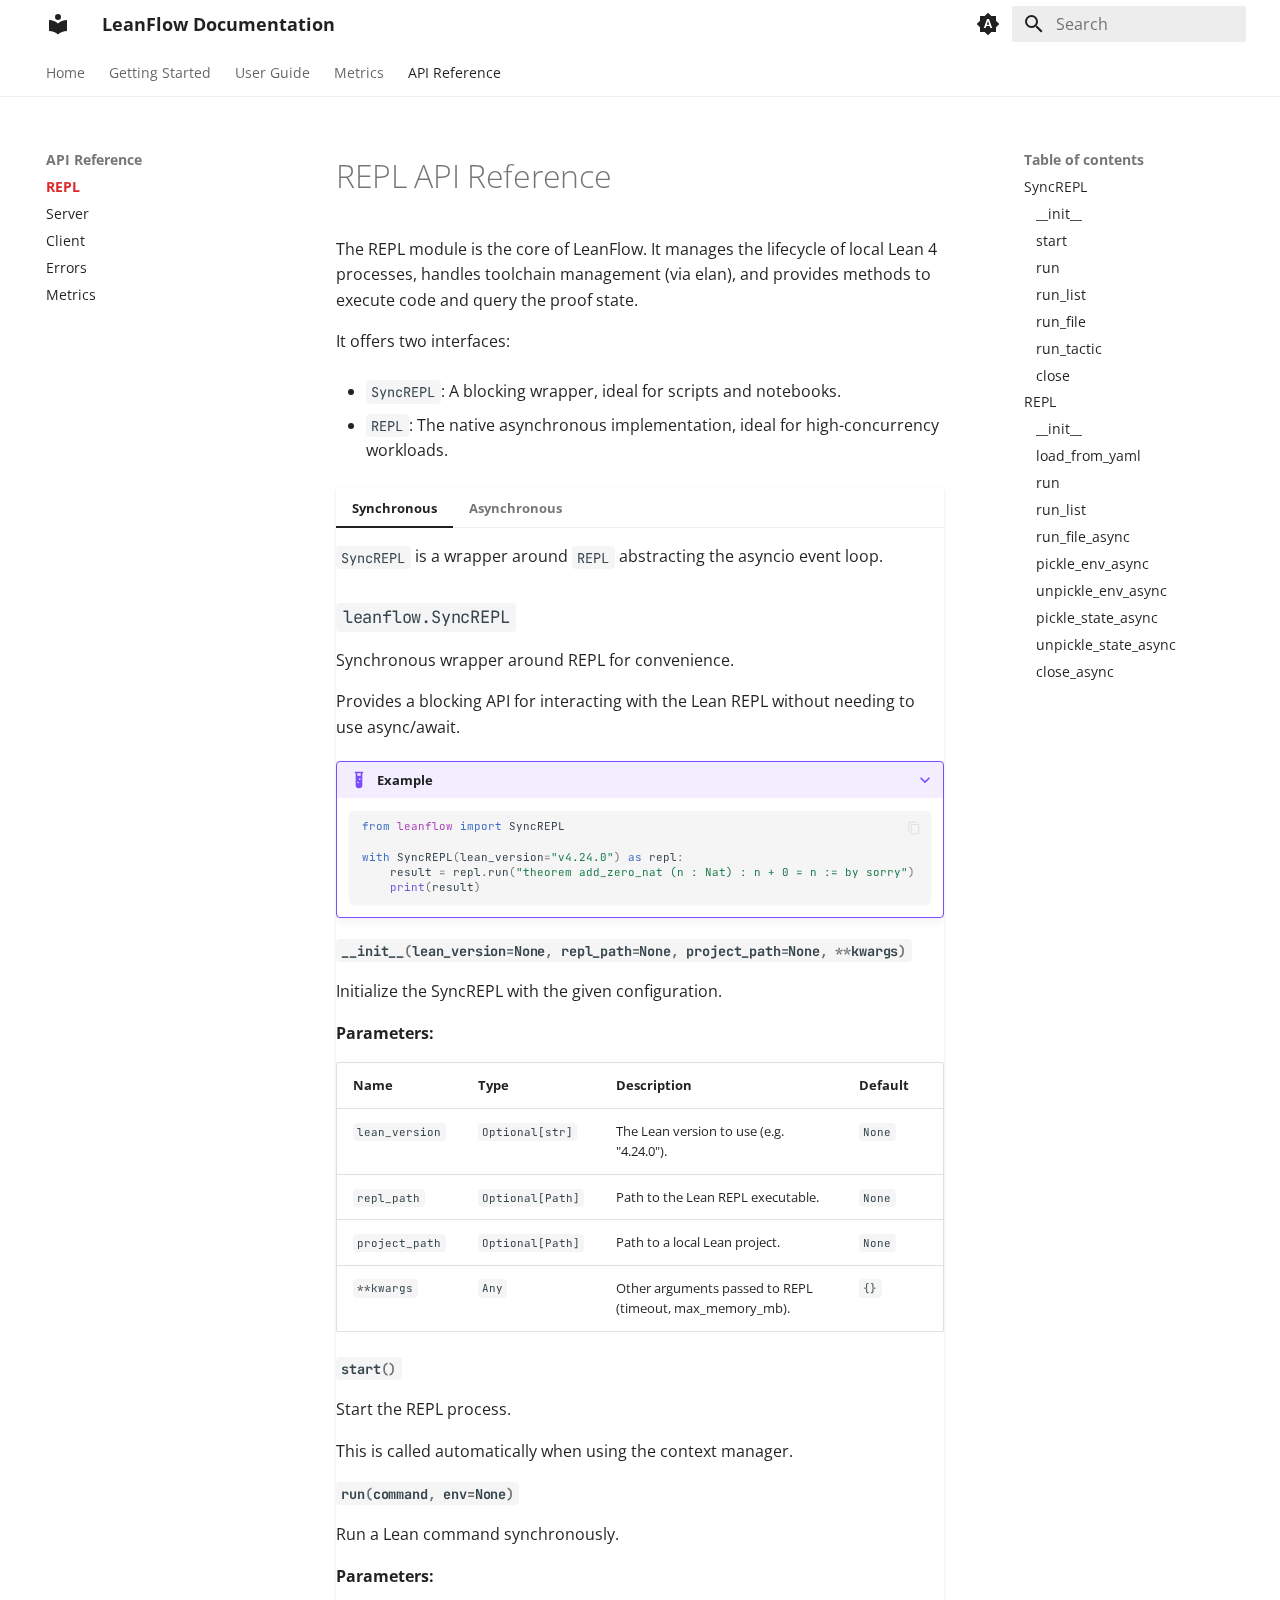
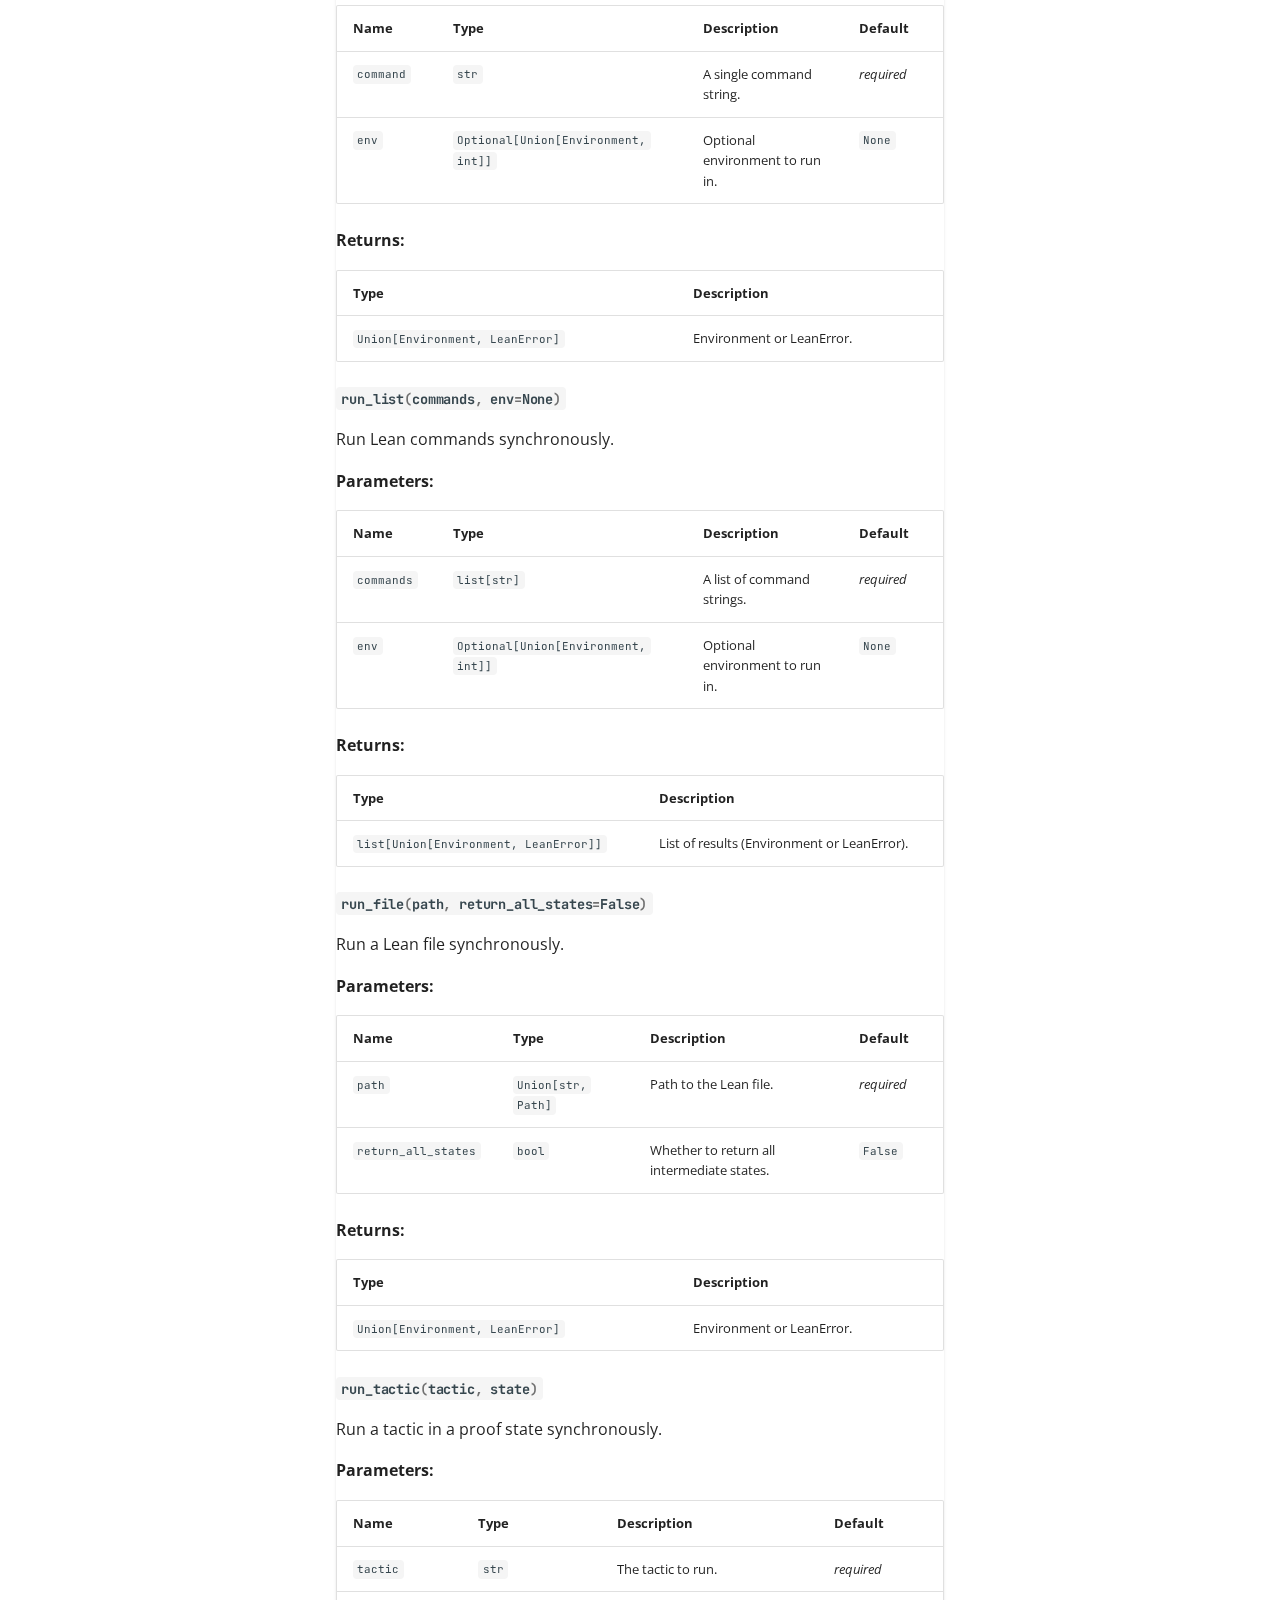
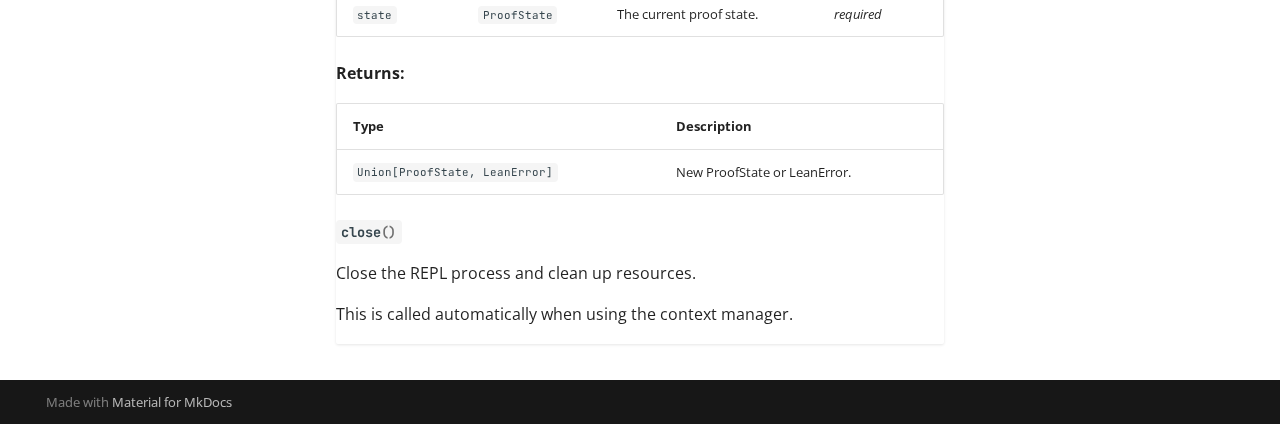
<file: api/repl/index.html>
<!doctype html>
<html lang="en" class="no-js">
  <head>
    
      <meta charset="utf-8">
      <meta name="viewport" content="width=device-width,initial-scale=1">
      
        <meta name="description" content="A flexible Python interface for Lean 4">
      
      
        <meta name="author" content="LeanFlow Team">
      
      
      
        <link rel="prev" href="../../custom_metrics/">
      
      
        <link rel="next" href="../server/">
      
      
        
      
      
      <link rel="icon" href="../../assets/images/favicon.png">
      <meta name="generator" content="mkdocs-1.6.1, mkdocs-material-9.7.1">
    
    
      
        <title>REPL - LeanFlow Documentation</title>
      
    
    
      <link rel="stylesheet" href="../../assets/stylesheets/main.484c7ddc.min.css">
      
        
        <link rel="stylesheet" href="../../assets/stylesheets/palette.ab4e12ef.min.css">
      
      


    
    
      
    
    
      
        
        
        <link rel="preconnect" href="https://fonts.gstatic.com" crossorigin>
        <link rel="stylesheet" href="https://fonts.googleapis.com/css?family=Open+Sans:300,300i,400,400i,700,700i%7CJetBrains+Mono:400,400i,700,700i&display=fallback">
        <style>:root{--md-text-font:"Open Sans";--md-code-font:"JetBrains Mono"}</style>
      
    
    
      <link rel="stylesheet" href="../../assets/_mkdocstrings.css">
    
      <link rel="stylesheet" href="../../stylesheets/extra.css">
    
    <script>__md_scope=new URL("../..",location),__md_hash=e=>[...e].reduce(((e,_)=>(e<<5)-e+_.charCodeAt(0)),0),__md_get=(e,_=localStorage,t=__md_scope)=>JSON.parse(_.getItem(t.pathname+"."+e)),__md_set=(e,_,t=localStorage,a=__md_scope)=>{try{t.setItem(a.pathname+"."+e,JSON.stringify(_))}catch(e){}}</script>
    
      

    
    
  </head>
  
  
    
    
      
    
    
    
    
    <body dir="ltr" data-md-color-scheme="default" data-md-color-primary="indigo" data-md-color-accent="red">
  
    
    <input class="md-toggle" data-md-toggle="drawer" type="checkbox" id="__drawer" autocomplete="off">
    <input class="md-toggle" data-md-toggle="search" type="checkbox" id="__search" autocomplete="off">
    <label class="md-overlay" for="__drawer"></label>
    <div data-md-component="skip">
      
        
        <a href="#repl-api-reference" class="md-skip">
          Skip to content
        </a>
      
    </div>
    <div data-md-component="announce">
      
    </div>
    
    
      

<header class="md-header" data-md-component="header">
  <nav class="md-header__inner md-grid" aria-label="Header">
    <a href="../.." title="LeanFlow Documentation" class="md-header__button md-logo" aria-label="LeanFlow Documentation" data-md-component="logo">
      
  
  <svg xmlns="http://www.w3.org/2000/svg" viewBox="0 0 24 24"><path d="M12 8a3 3 0 0 0 3-3 3 3 0 0 0-3-3 3 3 0 0 0-3 3 3 3 0 0 0 3 3m0 3.54C9.64 9.35 6.5 8 3 8v11c3.5 0 6.64 1.35 9 3.54 2.36-2.19 5.5-3.54 9-3.54V8c-3.5 0-6.64 1.35-9 3.54"/></svg>

    </a>
    <label class="md-header__button md-icon" for="__drawer">
      
      <svg xmlns="http://www.w3.org/2000/svg" viewBox="0 0 24 24"><path d="M3 6h18v2H3zm0 5h18v2H3zm0 5h18v2H3z"/></svg>
    </label>
    <div class="md-header__title" data-md-component="header-title">
      <div class="md-header__ellipsis">
        <div class="md-header__topic">
          <span class="md-ellipsis">
            LeanFlow Documentation
          </span>
        </div>
        <div class="md-header__topic" data-md-component="header-topic">
          <span class="md-ellipsis">
            
              REPL
            
          </span>
        </div>
      </div>
    </div>
    
      
        <form class="md-header__option" data-md-component="palette">
  
    
    
    
    <input class="md-option" data-md-color-media="(prefers-color-scheme)" data-md-color-scheme="default" data-md-color-primary="indigo" data-md-color-accent="red"  aria-label="Switch to light mode"  type="radio" name="__palette" id="__palette_0">
    
      <label class="md-header__button md-icon" title="Switch to light mode" for="__palette_1" hidden>
        <svg xmlns="http://www.w3.org/2000/svg" viewBox="0 0 24 24"><path d="m14.3 16-.7-2h-3.2l-.7 2H7.8L11 7h2l3.2 9zM20 8.69V4h-4.69L12 .69 8.69 4H4v4.69L.69 12 4 15.31V20h4.69L12 23.31 15.31 20H20v-4.69L23.31 12zm-9.15 3.96h2.3L12 9z"/></svg>
      </label>
    
  
    
    
    
    <input class="md-option" data-md-color-media="(prefers-color-scheme: light)" data-md-color-scheme="default" data-md-color-primary="white" data-md-color-accent="red"  aria-label="Switch to dark mode"  type="radio" name="__palette" id="__palette_1">
    
      <label class="md-header__button md-icon" title="Switch to dark mode" for="__palette_2" hidden>
        <svg xmlns="http://www.w3.org/2000/svg" viewBox="0 0 24 24"><path d="m17.75 4.09-2.53 1.94.91 3.06-2.63-1.81-2.63 1.81.91-3.06-2.53-1.94L12.44 4l1.06-3 1.06 3zm3.5 6.91-1.64 1.25.59 1.98-1.7-1.17-1.7 1.17.59-1.98L15.75 11l2.06-.05L18.5 9l.69 1.95zm-2.28 4.95c.83-.08 1.72 1.1 1.19 1.85-.32.45-.66.87-1.08 1.27C15.17 23 8.84 23 4.94 19.07c-3.91-3.9-3.91-10.24 0-14.14.4-.4.82-.76 1.27-1.08.75-.53 1.93.36 1.85 1.19-.27 2.86.69 5.83 2.89 8.02a9.96 9.96 0 0 0 8.02 2.89m-1.64 2.02a12.08 12.08 0 0 1-7.8-3.47c-2.17-2.19-3.33-5-3.49-7.82-2.81 3.14-2.7 7.96.31 10.98 3.02 3.01 7.84 3.12 10.98.31"/></svg>
      </label>
    
  
    
    
    
    <input class="md-option" data-md-color-media="(prefers-color-scheme: dark)" data-md-color-scheme="slate" data-md-color-primary="black" data-md-color-accent="red"  aria-label="Switch to light mode"  type="radio" name="__palette" id="__palette_2">
    
      <label class="md-header__button md-icon" title="Switch to light mode" for="__palette_0" hidden>
        <svg xmlns="http://www.w3.org/2000/svg" viewBox="0 0 24 24"><path d="M12 7a5 5 0 0 1 5 5 5 5 0 0 1-5 5 5 5 0 0 1-5-5 5 5 0 0 1 5-5m0 2a3 3 0 0 0-3 3 3 3 0 0 0 3 3 3 3 0 0 0 3-3 3 3 0 0 0-3-3m0-7 2.39 3.42C13.65 5.15 12.84 5 12 5s-1.65.15-2.39.42zM3.34 7l4.16-.35A7.2 7.2 0 0 0 5.94 8.5c-.44.74-.69 1.5-.83 2.29zm.02 10 1.76-3.77a7.131 7.131 0 0 0 2.38 4.14zM20.65 7l-1.77 3.79a7.02 7.02 0 0 0-2.38-4.15zm-.01 10-4.14.36c.59-.51 1.12-1.14 1.54-1.86.42-.73.69-1.5.83-2.29zM12 22l-2.41-3.44c.74.27 1.55.44 2.41.44.82 0 1.63-.17 2.37-.44z"/></svg>
      </label>
    
  
</form>
      
    
    
      <script>var palette=__md_get("__palette");if(palette&&palette.color){if("(prefers-color-scheme)"===palette.color.media){var media=matchMedia("(prefers-color-scheme: light)"),input=document.querySelector(media.matches?"[data-md-color-media='(prefers-color-scheme: light)']":"[data-md-color-media='(prefers-color-scheme: dark)']");palette.color.media=input.getAttribute("data-md-color-media"),palette.color.scheme=input.getAttribute("data-md-color-scheme"),palette.color.primary=input.getAttribute("data-md-color-primary"),palette.color.accent=input.getAttribute("data-md-color-accent")}for(var[key,value]of Object.entries(palette.color))document.body.setAttribute("data-md-color-"+key,value)}</script>
    
    
    
      
      
        <label class="md-header__button md-icon" for="__search">
          
          <svg xmlns="http://www.w3.org/2000/svg" viewBox="0 0 24 24"><path d="M9.5 3A6.5 6.5 0 0 1 16 9.5c0 1.61-.59 3.09-1.56 4.23l.27.27h.79l5 5-1.5 1.5-5-5v-.79l-.27-.27A6.52 6.52 0 0 1 9.5 16 6.5 6.5 0 0 1 3 9.5 6.5 6.5 0 0 1 9.5 3m0 2C7 5 5 7 5 9.5S7 14 9.5 14 14 12 14 9.5 12 5 9.5 5"/></svg>
        </label>
        <div class="md-search" data-md-component="search" role="dialog">
  <label class="md-search__overlay" for="__search"></label>
  <div class="md-search__inner" role="search">
    <form class="md-search__form" name="search">
      <input type="text" class="md-search__input" name="query" aria-label="Search" placeholder="Search" autocapitalize="off" autocorrect="off" autocomplete="off" spellcheck="false" data-md-component="search-query" required>
      <label class="md-search__icon md-icon" for="__search">
        
        <svg xmlns="http://www.w3.org/2000/svg" viewBox="0 0 24 24"><path d="M9.5 3A6.5 6.5 0 0 1 16 9.5c0 1.61-.59 3.09-1.56 4.23l.27.27h.79l5 5-1.5 1.5-5-5v-.79l-.27-.27A6.52 6.52 0 0 1 9.5 16 6.5 6.5 0 0 1 3 9.5 6.5 6.5 0 0 1 9.5 3m0 2C7 5 5 7 5 9.5S7 14 9.5 14 14 12 14 9.5 12 5 9.5 5"/></svg>
        
        <svg xmlns="http://www.w3.org/2000/svg" viewBox="0 0 24 24"><path d="M20 11v2H8l5.5 5.5-1.42 1.42L4.16 12l7.92-7.92L13.5 5.5 8 11z"/></svg>
      </label>
      <nav class="md-search__options" aria-label="Search">
        
        <button type="reset" class="md-search__icon md-icon" title="Clear" aria-label="Clear" tabindex="-1">
          
          <svg xmlns="http://www.w3.org/2000/svg" viewBox="0 0 24 24"><path d="M19 6.41 17.59 5 12 10.59 6.41 5 5 6.41 10.59 12 5 17.59 6.41 19 12 13.41 17.59 19 19 17.59 13.41 12z"/></svg>
        </button>
      </nav>
      
        <div class="md-search__suggest" data-md-component="search-suggest"></div>
      
    </form>
    <div class="md-search__output">
      <div class="md-search__scrollwrap" tabindex="0" data-md-scrollfix>
        <div class="md-search-result" data-md-component="search-result">
          <div class="md-search-result__meta">
            Initializing search
          </div>
          <ol class="md-search-result__list" role="presentation"></ol>
        </div>
      </div>
    </div>
  </div>
</div>
      
    
    
  </nav>
  
</header>
    
    <div class="md-container" data-md-component="container">
      
      
        
          
            
<nav class="md-tabs" aria-label="Tabs" data-md-component="tabs">
  <div class="md-grid">
    <ul class="md-tabs__list">
      
        
  
  
  
  
    <li class="md-tabs__item">
      <a href="../.." class="md-tabs__link">
        
  
  
    
  
  Home

      </a>
    </li>
  

      
        
  
  
  
  
    
    
      <li class="md-tabs__item">
        <a href="../../quickstart/" class="md-tabs__link">
          
  
  
    
  
  Getting Started

        </a>
      </li>
    
  

      
        
  
  
  
  
    
    
      <li class="md-tabs__item">
        <a href="../../repl/" class="md-tabs__link">
          
  
  
    
  
  User Guide

        </a>
      </li>
    
  

      
        
  
  
  
  
    
    
      <li class="md-tabs__item">
        <a href="../../metrics/" class="md-tabs__link">
          
  
  
    
  
  Metrics

        </a>
      </li>
    
  

      
        
  
  
  
    
  
  
    
    
      <li class="md-tabs__item md-tabs__item--active">
        <a href="./" class="md-tabs__link">
          
  
  
    
  
  API Reference

        </a>
      </li>
    
  

      
    </ul>
  </div>
</nav>
          
        
      
      <main class="md-main" data-md-component="main">
        <div class="md-main__inner md-grid">
          
            
              
              <div class="md-sidebar md-sidebar--primary" data-md-component="sidebar" data-md-type="navigation" >
                <div class="md-sidebar__scrollwrap">
                  <div class="md-sidebar__inner">
                    


  


<nav class="md-nav md-nav--primary md-nav--lifted" aria-label="Navigation" data-md-level="0">
  <label class="md-nav__title" for="__drawer">
    <a href="../.." title="LeanFlow Documentation" class="md-nav__button md-logo" aria-label="LeanFlow Documentation" data-md-component="logo">
      
  
  <svg xmlns="http://www.w3.org/2000/svg" viewBox="0 0 24 24"><path d="M12 8a3 3 0 0 0 3-3 3 3 0 0 0-3-3 3 3 0 0 0-3 3 3 3 0 0 0 3 3m0 3.54C9.64 9.35 6.5 8 3 8v11c3.5 0 6.64 1.35 9 3.54 2.36-2.19 5.5-3.54 9-3.54V8c-3.5 0-6.64 1.35-9 3.54"/></svg>

    </a>
    LeanFlow Documentation
  </label>
  
  <ul class="md-nav__list" data-md-scrollfix>
    
      
      
  
  
  
  
    <li class="md-nav__item">
      <a href="../.." class="md-nav__link">
        
  
  
  <span class="md-ellipsis">
    
  
    Home
  

    
  </span>
  
  

      </a>
    </li>
  

    
      
      
  
  
  
  
    
    
      
        
      
    
    
    
      
      
        
      
    
    
    <li class="md-nav__item md-nav__item--nested">
      
        
        
          
        
        <input class="md-nav__toggle md-toggle md-toggle--indeterminate" type="checkbox" id="__nav_2" >
        
          
          <label class="md-nav__link" for="__nav_2" id="__nav_2_label" tabindex="0">
            
  
  
  <span class="md-ellipsis">
    
  
    Getting Started
  

    
  </span>
  
  

            <span class="md-nav__icon md-icon"></span>
          </label>
        
        <nav class="md-nav" data-md-level="1" aria-labelledby="__nav_2_label" aria-expanded="false">
          <label class="md-nav__title" for="__nav_2">
            <span class="md-nav__icon md-icon"></span>
            
  
    Getting Started
  

          </label>
          <ul class="md-nav__list" data-md-scrollfix>
            
              
                
  
  
  
  
    <li class="md-nav__item">
      <a href="../../quickstart/" class="md-nav__link">
        
  
  
  <span class="md-ellipsis">
    
  
    Quickstart
  

    
  </span>
  
  

      </a>
    </li>
  

              
            
          </ul>
        </nav>
      
    </li>
  

    
      
      
  
  
  
  
    
    
      
        
      
        
      
        
      
    
    
    
      
      
        
      
    
    
    <li class="md-nav__item md-nav__item--nested">
      
        
        
          
        
        <input class="md-nav__toggle md-toggle md-toggle--indeterminate" type="checkbox" id="__nav_3" >
        
          
          <label class="md-nav__link" for="__nav_3" id="__nav_3_label" tabindex="0">
            
  
  
  <span class="md-ellipsis">
    
  
    User Guide
  

    
  </span>
  
  

            <span class="md-nav__icon md-icon"></span>
          </label>
        
        <nav class="md-nav" data-md-level="1" aria-labelledby="__nav_3_label" aria-expanded="false">
          <label class="md-nav__title" for="__nav_3">
            <span class="md-nav__icon md-icon"></span>
            
  
    User Guide
  

          </label>
          <ul class="md-nav__list" data-md-scrollfix>
            
              
                
  
  
  
  
    <li class="md-nav__item">
      <a href="../../repl/" class="md-nav__link">
        
  
  
  <span class="md-ellipsis">
    
  
    REPL
  

    
  </span>
  
  

      </a>
    </li>
  

              
            
              
                
  
  
  
  
    <li class="md-nav__item">
      <a href="../../server/" class="md-nav__link">
        
  
  
  <span class="md-ellipsis">
    
  
    Server
  

    
  </span>
  
  

      </a>
    </li>
  

              
            
              
                
  
  
  
  
    <li class="md-nav__item">
      <a href="../../cli/" class="md-nav__link">
        
  
  
  <span class="md-ellipsis">
    
  
    Evaluation
  

    
  </span>
  
  

      </a>
    </li>
  

              
            
          </ul>
        </nav>
      
    </li>
  

    
      
      
  
  
  
  
    
    
      
        
      
        
      
    
    
    
      
      
        
      
    
    
    <li class="md-nav__item md-nav__item--nested">
      
        
        
          
        
        <input class="md-nav__toggle md-toggle md-toggle--indeterminate" type="checkbox" id="__nav_4" >
        
          
          <label class="md-nav__link" for="__nav_4" id="__nav_4_label" tabindex="0">
            
  
  
  <span class="md-ellipsis">
    
  
    Metrics
  

    
  </span>
  
  

            <span class="md-nav__icon md-icon"></span>
          </label>
        
        <nav class="md-nav" data-md-level="1" aria-labelledby="__nav_4_label" aria-expanded="false">
          <label class="md-nav__title" for="__nav_4">
            <span class="md-nav__icon md-icon"></span>
            
  
    Metrics
  

          </label>
          <ul class="md-nav__list" data-md-scrollfix>
            
              
                
  
  
  
  
    <li class="md-nav__item">
      <a href="../../metrics/" class="md-nav__link">
        
  
  
  <span class="md-ellipsis">
    
  
    Overview
  

    
  </span>
  
  

      </a>
    </li>
  

              
            
              
                
  
  
  
  
    <li class="md-nav__item">
      <a href="../../custom_metrics/" class="md-nav__link">
        
  
  
  <span class="md-ellipsis">
    
  
    Custom Metrics
  

    
  </span>
  
  

      </a>
    </li>
  

              
            
          </ul>
        </nav>
      
    </li>
  

    
      
      
  
  
    
  
  
  
    
    
      
        
      
        
      
        
      
        
      
        
      
    
    
    
      
        
        
      
      
        
      
    
    
    <li class="md-nav__item md-nav__item--active md-nav__item--section md-nav__item--nested">
      
        
        
        <input class="md-nav__toggle md-toggle " type="checkbox" id="__nav_5" checked>
        
          
          <label class="md-nav__link" for="__nav_5" id="__nav_5_label" tabindex="">
            
  
  
  <span class="md-ellipsis">
    
  
    API Reference
  

    
  </span>
  
  

            <span class="md-nav__icon md-icon"></span>
          </label>
        
        <nav class="md-nav" data-md-level="1" aria-labelledby="__nav_5_label" aria-expanded="true">
          <label class="md-nav__title" for="__nav_5">
            <span class="md-nav__icon md-icon"></span>
            
  
    API Reference
  

          </label>
          <ul class="md-nav__list" data-md-scrollfix>
            
              
                
  
  
    
  
  
  
    <li class="md-nav__item md-nav__item--active">
      
      <input class="md-nav__toggle md-toggle" type="checkbox" id="__toc">
      
      
        
      
      
        <label class="md-nav__link md-nav__link--active" for="__toc">
          
  
  
  <span class="md-ellipsis">
    
  
    REPL
  

    
  </span>
  
  

          <span class="md-nav__icon md-icon"></span>
        </label>
      
      <a href="./" class="md-nav__link md-nav__link--active">
        
  
  
  <span class="md-ellipsis">
    
  
    REPL
  

    
  </span>
  
  

      </a>
      
        

<nav class="md-nav md-nav--secondary" aria-label="Table of contents">
  
  
  
    
  
  
    <label class="md-nav__title" for="__toc">
      <span class="md-nav__icon md-icon"></span>
      Table of contents
    </label>
    <ul class="md-nav__list" data-md-component="toc" data-md-scrollfix>
      
        <li class="md-nav__item">
  <a href="#leanflow.SyncREPL" class="md-nav__link">
    <span class="md-ellipsis">
      
        SyncREPL
      
    </span>
  </a>
  
    <nav class="md-nav" aria-label="SyncREPL">
      <ul class="md-nav__list">
        
          <li class="md-nav__item">
  <a href="#leanflow.SyncREPL.__init__" class="md-nav__link">
    <span class="md-ellipsis">
      
        __init__
      
    </span>
  </a>
  
</li>
        
          <li class="md-nav__item">
  <a href="#leanflow.SyncREPL.start" class="md-nav__link">
    <span class="md-ellipsis">
      
        start
      
    </span>
  </a>
  
</li>
        
          <li class="md-nav__item">
  <a href="#leanflow.SyncREPL.run" class="md-nav__link">
    <span class="md-ellipsis">
      
        run
      
    </span>
  </a>
  
</li>
        
          <li class="md-nav__item">
  <a href="#leanflow.SyncREPL.run_list" class="md-nav__link">
    <span class="md-ellipsis">
      
        run_list
      
    </span>
  </a>
  
</li>
        
          <li class="md-nav__item">
  <a href="#leanflow.SyncREPL.run_file" class="md-nav__link">
    <span class="md-ellipsis">
      
        run_file
      
    </span>
  </a>
  
</li>
        
          <li class="md-nav__item">
  <a href="#leanflow.SyncREPL.run_tactic" class="md-nav__link">
    <span class="md-ellipsis">
      
        run_tactic
      
    </span>
  </a>
  
</li>
        
          <li class="md-nav__item">
  <a href="#leanflow.SyncREPL.close" class="md-nav__link">
    <span class="md-ellipsis">
      
        close
      
    </span>
  </a>
  
</li>
        
      </ul>
    </nav>
  
</li>
      
        <li class="md-nav__item">
  <a href="#leanflow.REPL" class="md-nav__link">
    <span class="md-ellipsis">
      
        REPL
      
    </span>
  </a>
  
    <nav class="md-nav" aria-label="REPL">
      <ul class="md-nav__list">
        
          <li class="md-nav__item">
  <a href="#leanflow.REPL.__init__" class="md-nav__link">
    <span class="md-ellipsis">
      
        __init__
      
    </span>
  </a>
  
</li>
        
          <li class="md-nav__item">
  <a href="#leanflow.REPL.load_from_yaml" class="md-nav__link">
    <span class="md-ellipsis">
      
        load_from_yaml
      
    </span>
  </a>
  
</li>
        
          <li class="md-nav__item">
  <a href="#leanflow.REPL.run" class="md-nav__link">
    <span class="md-ellipsis">
      
        run
      
    </span>
  </a>
  
</li>
        
          <li class="md-nav__item">
  <a href="#leanflow.REPL.run_list" class="md-nav__link">
    <span class="md-ellipsis">
      
        run_list
      
    </span>
  </a>
  
</li>
        
          <li class="md-nav__item">
  <a href="#leanflow.REPL.run_file_async" class="md-nav__link">
    <span class="md-ellipsis">
      
        run_file_async
      
    </span>
  </a>
  
</li>
        
          <li class="md-nav__item">
  <a href="#leanflow.REPL.pickle_env_async" class="md-nav__link">
    <span class="md-ellipsis">
      
        pickle_env_async
      
    </span>
  </a>
  
</li>
        
          <li class="md-nav__item">
  <a href="#leanflow.REPL.unpickle_env_async" class="md-nav__link">
    <span class="md-ellipsis">
      
        unpickle_env_async
      
    </span>
  </a>
  
</li>
        
          <li class="md-nav__item">
  <a href="#leanflow.REPL.pickle_state_async" class="md-nav__link">
    <span class="md-ellipsis">
      
        pickle_state_async
      
    </span>
  </a>
  
</li>
        
          <li class="md-nav__item">
  <a href="#leanflow.REPL.unpickle_state_async" class="md-nav__link">
    <span class="md-ellipsis">
      
        unpickle_state_async
      
    </span>
  </a>
  
</li>
        
          <li class="md-nav__item">
  <a href="#leanflow.REPL.close_async" class="md-nav__link">
    <span class="md-ellipsis">
      
        close_async
      
    </span>
  </a>
  
</li>
        
      </ul>
    </nav>
  
</li>
      
    </ul>
  
</nav>
      
    </li>
  

              
            
              
                
  
  
  
  
    <li class="md-nav__item">
      <a href="../server/" class="md-nav__link">
        
  
  
  <span class="md-ellipsis">
    
  
    Server
  

    
  </span>
  
  

      </a>
    </li>
  

              
            
              
                
  
  
  
  
    <li class="md-nav__item">
      <a href="../client/" class="md-nav__link">
        
  
  
  <span class="md-ellipsis">
    
  
    Client
  

    
  </span>
  
  

      </a>
    </li>
  

              
            
              
                
  
  
  
  
    <li class="md-nav__item">
      <a href="../errors/" class="md-nav__link">
        
  
  
  <span class="md-ellipsis">
    
  
    Errors
  

    
  </span>
  
  

      </a>
    </li>
  

              
            
              
                
  
  
  
  
    <li class="md-nav__item">
      <a href="../metrics/" class="md-nav__link">
        
  
  
  <span class="md-ellipsis">
    
  
    Metrics
  

    
  </span>
  
  

      </a>
    </li>
  

              
            
          </ul>
        </nav>
      
    </li>
  

    
  </ul>
</nav>
                  </div>
                </div>
              </div>
            
            
              
              <div class="md-sidebar md-sidebar--secondary" data-md-component="sidebar" data-md-type="toc" >
                <div class="md-sidebar__scrollwrap">
                  <div class="md-sidebar__inner">
                    

<nav class="md-nav md-nav--secondary" aria-label="Table of contents">
  
  
  
    
  
  
    <label class="md-nav__title" for="__toc">
      <span class="md-nav__icon md-icon"></span>
      Table of contents
    </label>
    <ul class="md-nav__list" data-md-component="toc" data-md-scrollfix>
      
        <li class="md-nav__item">
  <a href="#leanflow.SyncREPL" class="md-nav__link">
    <span class="md-ellipsis">
      
        SyncREPL
      
    </span>
  </a>
  
    <nav class="md-nav" aria-label="SyncREPL">
      <ul class="md-nav__list">
        
          <li class="md-nav__item">
  <a href="#leanflow.SyncREPL.__init__" class="md-nav__link">
    <span class="md-ellipsis">
      
        __init__
      
    </span>
  </a>
  
</li>
        
          <li class="md-nav__item">
  <a href="#leanflow.SyncREPL.start" class="md-nav__link">
    <span class="md-ellipsis">
      
        start
      
    </span>
  </a>
  
</li>
        
          <li class="md-nav__item">
  <a href="#leanflow.SyncREPL.run" class="md-nav__link">
    <span class="md-ellipsis">
      
        run
      
    </span>
  </a>
  
</li>
        
          <li class="md-nav__item">
  <a href="#leanflow.SyncREPL.run_list" class="md-nav__link">
    <span class="md-ellipsis">
      
        run_list
      
    </span>
  </a>
  
</li>
        
          <li class="md-nav__item">
  <a href="#leanflow.SyncREPL.run_file" class="md-nav__link">
    <span class="md-ellipsis">
      
        run_file
      
    </span>
  </a>
  
</li>
        
          <li class="md-nav__item">
  <a href="#leanflow.SyncREPL.run_tactic" class="md-nav__link">
    <span class="md-ellipsis">
      
        run_tactic
      
    </span>
  </a>
  
</li>
        
          <li class="md-nav__item">
  <a href="#leanflow.SyncREPL.close" class="md-nav__link">
    <span class="md-ellipsis">
      
        close
      
    </span>
  </a>
  
</li>
        
      </ul>
    </nav>
  
</li>
      
        <li class="md-nav__item">
  <a href="#leanflow.REPL" class="md-nav__link">
    <span class="md-ellipsis">
      
        REPL
      
    </span>
  </a>
  
    <nav class="md-nav" aria-label="REPL">
      <ul class="md-nav__list">
        
          <li class="md-nav__item">
  <a href="#leanflow.REPL.__init__" class="md-nav__link">
    <span class="md-ellipsis">
      
        __init__
      
    </span>
  </a>
  
</li>
        
          <li class="md-nav__item">
  <a href="#leanflow.REPL.load_from_yaml" class="md-nav__link">
    <span class="md-ellipsis">
      
        load_from_yaml
      
    </span>
  </a>
  
</li>
        
          <li class="md-nav__item">
  <a href="#leanflow.REPL.run" class="md-nav__link">
    <span class="md-ellipsis">
      
        run
      
    </span>
  </a>
  
</li>
        
          <li class="md-nav__item">
  <a href="#leanflow.REPL.run_list" class="md-nav__link">
    <span class="md-ellipsis">
      
        run_list
      
    </span>
  </a>
  
</li>
        
          <li class="md-nav__item">
  <a href="#leanflow.REPL.run_file_async" class="md-nav__link">
    <span class="md-ellipsis">
      
        run_file_async
      
    </span>
  </a>
  
</li>
        
          <li class="md-nav__item">
  <a href="#leanflow.REPL.pickle_env_async" class="md-nav__link">
    <span class="md-ellipsis">
      
        pickle_env_async
      
    </span>
  </a>
  
</li>
        
          <li class="md-nav__item">
  <a href="#leanflow.REPL.unpickle_env_async" class="md-nav__link">
    <span class="md-ellipsis">
      
        unpickle_env_async
      
    </span>
  </a>
  
</li>
        
          <li class="md-nav__item">
  <a href="#leanflow.REPL.pickle_state_async" class="md-nav__link">
    <span class="md-ellipsis">
      
        pickle_state_async
      
    </span>
  </a>
  
</li>
        
          <li class="md-nav__item">
  <a href="#leanflow.REPL.unpickle_state_async" class="md-nav__link">
    <span class="md-ellipsis">
      
        unpickle_state_async
      
    </span>
  </a>
  
</li>
        
          <li class="md-nav__item">
  <a href="#leanflow.REPL.close_async" class="md-nav__link">
    <span class="md-ellipsis">
      
        close_async
      
    </span>
  </a>
  
</li>
        
      </ul>
    </nav>
  
</li>
      
    </ul>
  
</nav>
                  </div>
                </div>
              </div>
            
          
          
            <div class="md-content" data-md-component="content">
              
              <article class="md-content__inner md-typeset">
                
                  



<h1 id="repl-api-reference">REPL API Reference</h1>
<p>The REPL module is the core of LeanFlow. It manages the lifecycle of local Lean 4 processes, handles toolchain management (via elan), and provides methods to execute code and query the proof state.</p>
<p>It offers two interfaces:</p>
<ul>
<li>
<p><code>SyncREPL</code>: A blocking wrapper, ideal for scripts and notebooks.</p>
</li>
<li>
<p><code>REPL</code>: The native asynchronous implementation, ideal for high-concurrency workloads.</p>
</li>
</ul>
<div class="tabbed-set tabbed-alternate" data-tabs="1:2"><input checked="checked" id="__tabbed_1_1" name="__tabbed_1" type="radio" /><input id="__tabbed_1_2" name="__tabbed_1" type="radio" /><div class="tabbed-labels"><label for="__tabbed_1_1">Synchronous</label><label for="__tabbed_1_2">Asynchronous</label></div>
<div class="tabbed-content">
<div class="tabbed-block">
<p><code>SyncREPL</code> is a wrapper around <code>REPL</code> abstracting the asyncio event loop.</p>


<div class="doc doc-object doc-class">



<h3 id="leanflow.SyncREPL" class="doc doc-heading">
            <code>leanflow.SyncREPL</code>


</h3>


    <div class="doc doc-contents first">



        <p>Synchronous wrapper around REPL for convenience.</p>
<p>Provides a blocking API for interacting with the Lean REPL without
needing to use async/await.</p>


<details class="example" open>
  <summary>Example</summary>
  <div class="language-python highlight"><pre><span></span><code><span id="__span-0-1"><a id="__codelineno-0-1" name="__codelineno-0-1" href="#__codelineno-0-1"></a><span class="kn">from</span><span class="w"> </span><span class="nn">leanflow</span><span class="w"> </span><span class="kn">import</span> <span class="n">SyncREPL</span>
</span><span id="__span-0-2"><a id="__codelineno-0-2" name="__codelineno-0-2" href="#__codelineno-0-2"></a>
</span><span id="__span-0-3"><a id="__codelineno-0-3" name="__codelineno-0-3" href="#__codelineno-0-3"></a><span class="k">with</span> <span class="n">SyncREPL</span><span class="p">(</span><span class="n">lean_version</span><span class="o">=</span><span class="s2">&quot;v4.24.0&quot;</span><span class="p">)</span> <span class="k">as</span> <span class="n">repl</span><span class="p">:</span>
</span><span id="__span-0-4"><a id="__codelineno-0-4" name="__codelineno-0-4" href="#__codelineno-0-4"></a>    <span class="n">result</span> <span class="o">=</span> <span class="n">repl</span><span class="o">.</span><span class="n">run</span><span class="p">(</span><span class="s2">&quot;theorem add_zero_nat (n : Nat) : n + 0 = n := by sorry&quot;</span><span class="p">)</span>
</span><span id="__span-0-5"><a id="__codelineno-0-5" name="__codelineno-0-5" href="#__codelineno-0-5"></a>    <span class="nb">print</span><span class="p">(</span><span class="n">result</span><span class="p">)</span>
</span></code></pre></div>
</details>










<div class="doc doc-children">










<div class="doc doc-object doc-function">


<h4 id="leanflow.SyncREPL.__init__" class="doc doc-heading">
            <code class="highlight language-python"><span class="fm">__init__</span><span class="p">(</span><span class="n">lean_version</span><span class="o">=</span><span class="kc">None</span><span class="p">,</span> <span class="n">repl_path</span><span class="o">=</span><span class="kc">None</span><span class="p">,</span> <span class="n">project_path</span><span class="o">=</span><span class="kc">None</span><span class="p">,</span> <span class="o">**</span><span class="n">kwargs</span><span class="p">)</span></code>

</h4>


    <div class="doc doc-contents ">

        <p>Initialize the SyncREPL with the given configuration.</p>


<p><span class="doc-section-title">Parameters:</span></p>
    <table>
      <thead>
        <tr>
          <th>Name</th>
          <th>Type</th>
          <th>Description</th>
          <th>Default</th>
        </tr>
      </thead>
      <tbody>
          <tr class="doc-section-item">
            <td>
                <code>lean_version</code>
            </td>
            <td>
                  <code><span title="typing.Optional">Optional</span>[<span title="str">str</span>]</code>
            </td>
            <td>
              <div class="doc-md-description">
                <p>The Lean version to use (e.g. "4.24.0").</p>
              </div>
            </td>
            <td>
                  <code>None</code>
            </td>
          </tr>
          <tr class="doc-section-item">
            <td>
                <code>repl_path</code>
            </td>
            <td>
                  <code><span title="typing.Optional">Optional</span>[<span title="pathlib.Path">Path</span>]</code>
            </td>
            <td>
              <div class="doc-md-description">
                <p>Path to the Lean REPL executable.</p>
              </div>
            </td>
            <td>
                  <code>None</code>
            </td>
          </tr>
          <tr class="doc-section-item">
            <td>
                <code>project_path</code>
            </td>
            <td>
                  <code><span title="typing.Optional">Optional</span>[<span title="pathlib.Path">Path</span>]</code>
            </td>
            <td>
              <div class="doc-md-description">
                <p>Path to a local Lean project.</p>
              </div>
            </td>
            <td>
                  <code>None</code>
            </td>
          </tr>
          <tr class="doc-section-item">
            <td>
                <code>**kwargs</code>
            </td>
            <td>
                  <code><span title="Any">Any</span></code>
            </td>
            <td>
              <div class="doc-md-description">
                <p>Other arguments passed to REPL
(timeout, max_memory_mb).</p>
              </div>
            </td>
            <td>
                  <code>{}</code>
            </td>
          </tr>
      </tbody>
    </table>


    </div>

</div>

<div class="doc doc-object doc-function">


<h4 id="leanflow.SyncREPL.start" class="doc doc-heading">
            <code class="highlight language-python"><span class="n">start</span><span class="p">()</span></code>

</h4>


    <div class="doc doc-contents ">

        <p>Start the REPL process.</p>
<p>This is called automatically when using the context manager.</p>


    </div>

</div>

<div class="doc doc-object doc-function">


<h4 id="leanflow.SyncREPL.run" class="doc doc-heading">
            <code class="highlight language-python"><span class="n">run</span><span class="p">(</span><span class="n">command</span><span class="p">,</span> <span class="n">env</span><span class="o">=</span><span class="kc">None</span><span class="p">)</span></code>

</h4>


    <div class="doc doc-contents ">

        <p>Run a Lean command synchronously.</p>


<p><span class="doc-section-title">Parameters:</span></p>
    <table>
      <thead>
        <tr>
          <th>Name</th>
          <th>Type</th>
          <th>Description</th>
          <th>Default</th>
        </tr>
      </thead>
      <tbody>
          <tr class="doc-section-item">
            <td>
                <code>command</code>
            </td>
            <td>
                  <code><span title="str">str</span></code>
            </td>
            <td>
              <div class="doc-md-description">
                <p>A single command string.</p>
              </div>
            </td>
            <td>
                <em>required</em>
            </td>
          </tr>
          <tr class="doc-section-item">
            <td>
                <code>env</code>
            </td>
            <td>
                  <code><span title="typing.Optional">Optional</span>[<span title="typing.Union">Union</span>[<span title="leanflow.utils.Environment">Environment</span>, <span title="int">int</span>]]</code>
            </td>
            <td>
              <div class="doc-md-description">
                <p>Optional environment to run in.</p>
              </div>
            </td>
            <td>
                  <code>None</code>
            </td>
          </tr>
      </tbody>
    </table>


    <p><span class="doc-section-title">Returns:</span></p>
    <table>
      <thead>
        <tr>
          <th>Type</th>
          <th>Description</th>
        </tr>
      </thead>
      <tbody>
          <tr class="doc-section-item">
            <td>
                  <code><span title="typing.Union">Union</span>[<span title="leanflow.utils.Environment">Environment</span>, <span title="leanflow.utils.LeanError">LeanError</span>]</code>
            </td>
            <td>
              <div class="doc-md-description">
                <p>Environment or LeanError.</p>
              </div>
            </td>
          </tr>
      </tbody>
    </table>


    </div>

</div>

<div class="doc doc-object doc-function">


<h4 id="leanflow.SyncREPL.run_list" class="doc doc-heading">
            <code class="highlight language-python"><span class="n">run_list</span><span class="p">(</span><span class="n">commands</span><span class="p">,</span> <span class="n">env</span><span class="o">=</span><span class="kc">None</span><span class="p">)</span></code>

</h4>


    <div class="doc doc-contents ">

        <p>Run Lean commands synchronously.</p>


<p><span class="doc-section-title">Parameters:</span></p>
    <table>
      <thead>
        <tr>
          <th>Name</th>
          <th>Type</th>
          <th>Description</th>
          <th>Default</th>
        </tr>
      </thead>
      <tbody>
          <tr class="doc-section-item">
            <td>
                <code>commands</code>
            </td>
            <td>
                  <code><span title="list">list</span>[<span title="str">str</span>]</code>
            </td>
            <td>
              <div class="doc-md-description">
                <p>A list of command strings.</p>
              </div>
            </td>
            <td>
                <em>required</em>
            </td>
          </tr>
          <tr class="doc-section-item">
            <td>
                <code>env</code>
            </td>
            <td>
                  <code><span title="typing.Optional">Optional</span>[<span title="typing.Union">Union</span>[<span title="leanflow.utils.Environment">Environment</span>, <span title="int">int</span>]]</code>
            </td>
            <td>
              <div class="doc-md-description">
                <p>Optional environment to run in.</p>
              </div>
            </td>
            <td>
                  <code>None</code>
            </td>
          </tr>
      </tbody>
    </table>


    <p><span class="doc-section-title">Returns:</span></p>
    <table>
      <thead>
        <tr>
          <th>Type</th>
          <th>Description</th>
        </tr>
      </thead>
      <tbody>
          <tr class="doc-section-item">
            <td>
                  <code><span title="list">list</span>[<span title="typing.Union">Union</span>[<span title="leanflow.utils.Environment">Environment</span>, <span title="leanflow.utils.LeanError">LeanError</span>]]</code>
            </td>
            <td>
              <div class="doc-md-description">
                <p>List of results (Environment or LeanError).</p>
              </div>
            </td>
          </tr>
      </tbody>
    </table>


    </div>

</div>

<div class="doc doc-object doc-function">


<h4 id="leanflow.SyncREPL.run_file" class="doc doc-heading">
            <code class="highlight language-python"><span class="n">run_file</span><span class="p">(</span><span class="n">path</span><span class="p">,</span> <span class="n">return_all_states</span><span class="o">=</span><span class="kc">False</span><span class="p">)</span></code>

</h4>


    <div class="doc doc-contents ">

        <p>Run a Lean file synchronously.</p>


<p><span class="doc-section-title">Parameters:</span></p>
    <table>
      <thead>
        <tr>
          <th>Name</th>
          <th>Type</th>
          <th>Description</th>
          <th>Default</th>
        </tr>
      </thead>
      <tbody>
          <tr class="doc-section-item">
            <td>
                <code>path</code>
            </td>
            <td>
                  <code><span title="typing.Union">Union</span>[<span title="str">str</span>, <span title="pathlib.Path">Path</span>]</code>
            </td>
            <td>
              <div class="doc-md-description">
                <p>Path to the Lean file.</p>
              </div>
            </td>
            <td>
                <em>required</em>
            </td>
          </tr>
          <tr class="doc-section-item">
            <td>
                <code>return_all_states</code>
            </td>
            <td>
                  <code><span title="bool">bool</span></code>
            </td>
            <td>
              <div class="doc-md-description">
                <p>Whether to return all intermediate states.</p>
              </div>
            </td>
            <td>
                  <code>False</code>
            </td>
          </tr>
      </tbody>
    </table>


    <p><span class="doc-section-title">Returns:</span></p>
    <table>
      <thead>
        <tr>
          <th>Type</th>
          <th>Description</th>
        </tr>
      </thead>
      <tbody>
          <tr class="doc-section-item">
            <td>
                  <code><span title="typing.Union">Union</span>[<span title="leanflow.utils.Environment">Environment</span>, <span title="leanflow.utils.LeanError">LeanError</span>]</code>
            </td>
            <td>
              <div class="doc-md-description">
                <p>Environment or LeanError.</p>
              </div>
            </td>
          </tr>
      </tbody>
    </table>


    </div>

</div>

<div class="doc doc-object doc-function">


<h4 id="leanflow.SyncREPL.run_tactic" class="doc doc-heading">
            <code class="highlight language-python"><span class="n">run_tactic</span><span class="p">(</span><span class="n">tactic</span><span class="p">,</span> <span class="n">state</span><span class="p">)</span></code>

</h4>


    <div class="doc doc-contents ">

        <p>Run a tactic in a proof state synchronously.</p>


<p><span class="doc-section-title">Parameters:</span></p>
    <table>
      <thead>
        <tr>
          <th>Name</th>
          <th>Type</th>
          <th>Description</th>
          <th>Default</th>
        </tr>
      </thead>
      <tbody>
          <tr class="doc-section-item">
            <td>
                <code>tactic</code>
            </td>
            <td>
                  <code><span title="str">str</span></code>
            </td>
            <td>
              <div class="doc-md-description">
                <p>The tactic to run.</p>
              </div>
            </td>
            <td>
                <em>required</em>
            </td>
          </tr>
          <tr class="doc-section-item">
            <td>
                <code>state</code>
            </td>
            <td>
                  <code><span title="leanflow.utils.ProofState">ProofState</span></code>
            </td>
            <td>
              <div class="doc-md-description">
                <p>The current proof state.</p>
              </div>
            </td>
            <td>
                <em>required</em>
            </td>
          </tr>
      </tbody>
    </table>


    <p><span class="doc-section-title">Returns:</span></p>
    <table>
      <thead>
        <tr>
          <th>Type</th>
          <th>Description</th>
        </tr>
      </thead>
      <tbody>
          <tr class="doc-section-item">
            <td>
                  <code><span title="typing.Union">Union</span>[<span title="leanflow.utils.ProofState">ProofState</span>, <span title="leanflow.utils.LeanError">LeanError</span>]</code>
            </td>
            <td>
              <div class="doc-md-description">
                <p>New ProofState or LeanError.</p>
              </div>
            </td>
          </tr>
      </tbody>
    </table>


    </div>

</div>

<div class="doc doc-object doc-function">


<h4 id="leanflow.SyncREPL.close" class="doc doc-heading">
            <code class="highlight language-python"><span class="n">close</span><span class="p">()</span></code>

</h4>


    <div class="doc doc-contents ">

        <p>Close the REPL process and clean up resources.</p>
<p>This is called automatically when using the context manager.</p>


    </div>

</div>



  </div>

    </div>

</div></div>
<div class="tabbed-block">


<div class="doc doc-object doc-class">



<h2 id="leanflow.REPL" class="doc doc-heading">
            <code>leanflow.REPL</code>


</h2>


    <div class="doc doc-contents first">



        <p>REPL is an asynchronous, robust wrapper for the Lean REPL (https://github.com/leanprover-community/repl).
It automatically manages its memory and restarts itself.</p>
<p>Run as an async context manager (<code>async with</code>) or to
manually call <code>close_async</code> when done to ensure proper cleanup.</p>


<details class="example" open>
  <summary>Example</summary>
  <div class="language-python highlight"><pre><span></span><code><span id="__span-0-1"><a id="__codelineno-0-1" name="__codelineno-0-1" href="#__codelineno-0-1"></a><span class="kn">import</span><span class="w"> </span><span class="nn">asyncio</span>
</span><span id="__span-0-2"><a id="__codelineno-0-2" name="__codelineno-0-2" href="#__codelineno-0-2"></a><span class="kn">from</span><span class="w"> </span><span class="nn">leanflow</span><span class="w"> </span><span class="kn">import</span> <span class="n">REPL</span>
</span><span id="__span-0-3"><a id="__codelineno-0-3" name="__codelineno-0-3" href="#__codelineno-0-3"></a>
</span><span id="__span-0-4"><a id="__codelineno-0-4" name="__codelineno-0-4" href="#__codelineno-0-4"></a><span class="k">async</span> <span class="k">def</span><span class="w"> </span><span class="nf">main</span><span class="p">():</span>
</span><span id="__span-0-5"><a id="__codelineno-0-5" name="__codelineno-0-5" href="#__codelineno-0-5"></a>    <span class="k">async</span> <span class="k">with</span> <span class="n">REPL</span><span class="p">(</span><span class="n">lean_version</span><span class="o">=</span><span class="s2">&quot;4.24.0&quot;</span><span class="p">)</span> <span class="k">as</span> <span class="n">repl</span><span class="p">:</span>
</span><span id="__span-0-6"><a id="__codelineno-0-6" name="__codelineno-0-6" href="#__codelineno-0-6"></a>        <span class="n">result</span> <span class="o">=</span> <span class="k">await</span> <span class="n">repl</span><span class="o">.</span><span class="n">run</span><span class="p">(</span><span class="s2">&quot;theorem add_zero_nat (n : Nat) : n + 0 = n := by sorry&quot;</span><span class="p">)</span>
</span><span id="__span-0-7"><a id="__codelineno-0-7" name="__codelineno-0-7" href="#__codelineno-0-7"></a>        <span class="nb">print</span><span class="p">(</span><span class="n">result</span><span class="p">)</span>
</span><span id="__span-0-8"><a id="__codelineno-0-8" name="__codelineno-0-8" href="#__codelineno-0-8"></a>
</span><span id="__span-0-9"><a id="__codelineno-0-9" name="__codelineno-0-9" href="#__codelineno-0-9"></a><span class="n">asyncio</span><span class="o">.</span><span class="n">run</span><span class="p">(</span><span class="n">main</span><span class="p">())</span>
</span></code></pre></div>
</details>










<div class="doc doc-children">










<div class="doc doc-object doc-function">


<h3 id="leanflow.REPL.__init__" class="doc doc-heading">
            <code class="highlight language-python"><span class="fm">__init__</span><span class="p">(</span><span class="n">lean_version</span><span class="o">=</span><span class="kc">None</span><span class="p">,</span> <span class="n">repl_path</span><span class="o">=</span><span class="kc">None</span><span class="p">,</span> <span class="n">project_path</span><span class="o">=</span><span class="kc">None</span><span class="p">,</span> <span class="n">timeout</span><span class="o">=</span><span class="mi">300</span><span class="p">,</span> <span class="n">header</span><span class="o">=</span><span class="kc">None</span><span class="p">,</span> <span class="n">dacite_config</span><span class="o">=</span><span class="kc">None</span><span class="p">,</span> <span class="n">fail_on_header_error</span><span class="o">=</span><span class="kc">True</span><span class="p">,</span> <span class="n">log_dir</span><span class="o">=</span><span class="kc">None</span><span class="p">,</span> <span class="n">log_level</span><span class="o">=</span><span class="kc">None</span><span class="p">,</span> <span class="n">debug</span><span class="o">=</span><span class="kc">False</span><span class="p">,</span> <span class="n">manage_memory</span><span class="o">=</span><span class="kc">True</span><span class="p">,</span> <span class="n">max_memory_mb</span><span class="o">=</span><span class="mi">8192</span><span class="p">,</span> <span class="n">max_restart_attempts</span><span class="o">=</span><span class="mi">3</span><span class="p">,</span> <span class="o">**</span><span class="n">kwargs</span><span class="p">)</span></code>

</h3>


    <div class="doc doc-contents ">

        <p>Initializes the REPL.</p>


<p><span class="doc-section-title">Parameters:</span></p>
    <table>
      <thead>
        <tr>
          <th>Name</th>
          <th>Type</th>
          <th>Description</th>
          <th>Default</th>
        </tr>
      </thead>
      <tbody>
          <tr class="doc-section-item">
            <td>
                <code>lean_version</code>
            </td>
            <td>
                  <code><span title="typing.Optional">Optional</span>[<span title="str">str</span>]</code>
            </td>
            <td>
              <div class="doc-md-description">
                <p>The Lean version to use (e.g. "4.21.0").</p>
              </div>
            </td>
            <td>
                  <code>None</code>
            </td>
          </tr>
          <tr class="doc-section-item">
            <td>
                <code>repl_path</code>
            </td>
            <td>
                  <code><span title="typing.Optional">Optional</span>[<span title="pathlib.Path">Path</span>]</code>
            </td>
            <td>
              <div class="doc-md-description">
                <p>Path to the Lean REPL executable.</p>
              </div>
            </td>
            <td>
                  <code>None</code>
            </td>
          </tr>
          <tr class="doc-section-item">
            <td>
                <code>project_path</code>
            </td>
            <td>
                  <code><span title="typing.Optional">Optional</span>[<span title="pathlib.Path">Path</span>]</code>
            </td>
            <td>
              <div class="doc-md-description">
                <p>Path to the Lean project directory.</p>
              </div>
            </td>
            <td>
                  <code>None</code>
            </td>
          </tr>
          <tr class="doc-section-item">
            <td>
                <code>timeout</code>
            </td>
            <td>
                  <code><span title="int">int</span></code>
            </td>
            <td>
              <div class="doc-md-description">
                <p>Timeout for the REPL process.</p>
              </div>
            </td>
            <td>
                  <code>300</code>
            </td>
          </tr>
          <tr class="doc-section-item">
            <td>
                <code>header</code>
            </td>
            <td>
                  <code><span title="typing.Optional">Optional</span>[<span title="str">str</span>]</code>
            </td>
            <td>
              <div class="doc-md-description">
                <p>Header to be sent to the REPL.</p>
              </div>
            </td>
            <td>
                  <code>None</code>
            </td>
          </tr>
          <tr class="doc-section-item">
            <td>
                <code>dacite_config</code>
            </td>
            <td>
                  <code><span title="typing.Optional">Optional</span>[<span title="dacite.Config">Config</span>]</code>
            </td>
            <td>
              <div class="doc-md-description">
                <p>Configuration for dacite.</p>
              </div>
            </td>
            <td>
                  <code>None</code>
            </td>
          </tr>
          <tr class="doc-section-item">
            <td>
                <code>fail_on_header_error</code>
            </td>
            <td>
                  <code><span title="bool">bool</span></code>
            </td>
            <td>
              <div class="doc-md-description">
                <p>If True, raises LeanHeaderError when header execution fails.
If False, log the error and continue with base_env_id=None.</p>
              </div>
            </td>
            <td>
                  <code>True</code>
            </td>
          </tr>
          <tr class="doc-section-item">
            <td>
                <code>log_dir</code>
            </td>
            <td>
                  <code><span title="typing.Optional">Optional</span>[<span title="typing.Union">Union</span>[<span title="str">str</span>, <span title="pathlib.Path">Path</span>]]</code>
            </td>
            <td>
              <div class="doc-md-description">
                <p>Explicit directory to save log files.</p>
              </div>
            </td>
            <td>
                  <code>None</code>
            </td>
          </tr>
          <tr class="doc-section-item">
            <td>
                <code>log_level</code>
            </td>
            <td>
                  <code><span title="typing.Optional">Optional</span>[<span title="str">str</span>]</code>
            </td>
            <td>
              <div class="doc-md-description">
                <p>The logging level (e.g., "INFO", "DEBUG").</p>
              </div>
            </td>
            <td>
                  <code>None</code>
            </td>
          </tr>
          <tr class="doc-section-item">
            <td>
                <code>debug</code>
            </td>
            <td>
                  <code><span title="bool">bool</span></code>
            </td>
            <td>
              <div class="doc-md-description">
                <p>If True, enables file logging even if log_dir is not provided.</p>
              </div>
            </td>
            <td>
                  <code>False</code>
            </td>
          </tr>
          <tr class="doc-section-item">
            <td>
                <code>manage_memory</code>
            </td>
            <td>
                  <code><span title="bool">bool</span></code>
            </td>
            <td>
              <div class="doc-md-description">
                <p>If True, manages memory and restarts if needed.</p>
              </div>
            </td>
            <td>
                  <code>True</code>
            </td>
          </tr>
          <tr class="doc-section-item">
            <td>
                <code>max_memory_mb</code>
            </td>
            <td>
                  <code><span title="int">int</span></code>
            </td>
            <td>
              <div class="doc-md-description">
                <p>Maximum memory in MB before a restart is triggered.</p>
              </div>
            </td>
            <td>
                  <code>8192</code>
            </td>
          </tr>
          <tr class="doc-section-item">
            <td>
                <code>max_restart_attempts</code>
            </td>
            <td>
                  <code><span title="int">int</span></code>
            </td>
            <td>
              <div class="doc-md-description">
                <p>Maximum consecutive restarts before raising MemoryError.</p>
              </div>
            </td>
            <td>
                  <code>3</code>
            </td>
          </tr>
          <tr class="doc-section-item">
            <td>
                <code>**kwargs</code>
            </td>
            <td>
                  <code><span title="typing.Any">Any</span></code>
            </td>
            <td>
              <div class="doc-md-description">
                <p>Additional keyword arguments passed to the EnvironmentManager.</p>
              </div>
            </td>
            <td>
                  <code>{}</code>
            </td>
          </tr>
      </tbody>
    </table>


    </div>

</div>

<div class="doc doc-object doc-function">


<h3 id="leanflow.REPL.load_from_yaml" class="doc doc-heading">
            <code class="highlight language-python"><span class="n">load_from_yaml</span><span class="p">(</span><span class="n">yaml_path</span><span class="p">)</span></code>

  <span class="doc doc-labels">
      <small class="doc doc-label doc-label-classmethod"><code>classmethod</code></small>
  </span>

</h3>


    <div class="doc doc-contents ">

        <p>Loads a REPL instance from a YAML file.</p>


<p><span class="doc-section-title">Parameters:</span></p>
    <table>
      <thead>
        <tr>
          <th>Name</th>
          <th>Type</th>
          <th>Description</th>
          <th>Default</th>
        </tr>
      </thead>
      <tbody>
          <tr class="doc-section-item">
            <td>
                <code>yaml_path</code>
            </td>
            <td>
                  <code><span title="pathlib.Path">Path</span></code>
            </td>
            <td>
              <div class="doc-md-description">
                <p>Path to the YAML file.</p>
              </div>
            </td>
            <td>
                <em>required</em>
            </td>
          </tr>
      </tbody>
    </table>


    <p><span class="doc-section-title">Returns:</span></p>
    <table>
      <thead>
        <tr>
          <th>Type</th>
          <th>Description</th>
        </tr>
      </thead>
      <tbody>
          <tr class="doc-section-item">
            <td>
                  <code><a class="autorefs autorefs-internal" title="leanflow.REPL (leanflow.repl.repl.REPL)" href="#leanflow.REPL">REPL</a></code>
            </td>
            <td>
              <div class="doc-md-description">
                <p>The loaded REPL instance.</p>
              </div>
            </td>
          </tr>
      </tbody>
    </table>


    </div>

</div>

<div class="doc doc-object doc-function">


<h3 id="leanflow.REPL.run" class="doc doc-heading">
            <code class="highlight language-python"><span class="n">run</span><span class="p">(</span><span class="n">command</span><span class="p">,</span> <span class="n">env</span><span class="o">=</span><span class="kc">None</span><span class="p">)</span></code>

  <span class="doc doc-labels">
      <small class="doc doc-label doc-label-async"><code>async</code></small>
  </span>

</h3>


    <div class="doc doc-contents ">

        <p>Runs a Lean command in the specified environment.</p>


<p><span class="doc-section-title">Parameters:</span></p>
    <table>
      <thead>
        <tr>
          <th>Name</th>
          <th>Type</th>
          <th>Description</th>
          <th>Default</th>
        </tr>
      </thead>
      <tbody>
          <tr class="doc-section-item">
            <td>
                <code>command</code>
            </td>
            <td>
                  <code><span title="str">str</span></code>
            </td>
            <td>
              <div class="doc-md-description">
                <p>The Lean command to execute.</p>
              </div>
            </td>
            <td>
                <em>required</em>
            </td>
          </tr>
          <tr class="doc-section-item">
            <td>
                <code>env</code>
            </td>
            <td>
                  <code><span title="typing.Optional">Optional</span>[<span title="typing.Union">Union</span>[<span title="leanflow.utils.Environment">Environment</span>, <span title="int">int</span>]]</code>
            </td>
            <td>
              <div class="doc-md-description">
                <p>The environment to run in.</p>
              </div>
            </td>
            <td>
                  <code>None</code>
            </td>
          </tr>
      </tbody>
    </table>


    <p><span class="doc-section-title">Returns:</span></p>
    <table>
      <thead>
        <tr>
          <th>Type</th>
          <th>Description</th>
        </tr>
      </thead>
      <tbody>
          <tr class="doc-section-item">
            <td>
                  <code><span title="typing.Union">Union</span>[<span title="leanflow.utils.Environment">Environment</span>, <span title="leanflow.utils.LeanError">LeanError</span>]</code>
            </td>
            <td>
              <div class="doc-md-description">
                <p>The resulting environment or an error.</p>
              </div>
            </td>
          </tr>
      </tbody>
    </table>


    </div>

</div>

<div class="doc doc-object doc-function">


<h3 id="leanflow.REPL.run_list" class="doc doc-heading">
            <code class="highlight language-python"><span class="n">run_list</span><span class="p">(</span><span class="n">commands</span><span class="p">,</span> <span class="n">env</span><span class="o">=</span><span class="kc">None</span><span class="p">)</span></code>

  <span class="doc doc-labels">
      <small class="doc doc-label doc-label-async"><code>async</code></small>
  </span>

</h3>


    <div class="doc doc-contents ">

        <p>Runs a list of commands in the specified environment.</p>


<p><span class="doc-section-title">Parameters:</span></p>
    <table>
      <thead>
        <tr>
          <th>Name</th>
          <th>Type</th>
          <th>Description</th>
          <th>Default</th>
        </tr>
      </thead>
      <tbody>
          <tr class="doc-section-item">
            <td>
                <code>commands</code>
            </td>
            <td>
                  <code><span title="list">list</span>[<span title="str">str</span>]</code>
            </td>
            <td>
              <div class="doc-md-description">
                <p>A list of command strings.</p>
              </div>
            </td>
            <td>
                <em>required</em>
            </td>
          </tr>
          <tr class="doc-section-item">
            <td>
                <code>env</code>
            </td>
            <td>
                  <code><span title="typing.Optional">Optional</span>[<span title="typing.Union">Union</span>[<span title="leanflow.utils.Environment">Environment</span>, <span title="int">int</span>]]</code>
            </td>
            <td>
              <div class="doc-md-description">
                <p>The Lean environment.</p>
              </div>
            </td>
            <td>
                  <code>None</code>
            </td>
          </tr>
      </tbody>
    </table>


    <p><span class="doc-section-title">Returns:</span></p>
    <table>
      <thead>
        <tr>
          <th>Type</th>
          <th>Description</th>
        </tr>
      </thead>
      <tbody>
          <tr class="doc-section-item">
            <td>
                  <code><span title="list">list</span>[<span title="typing.Union">Union</span>[<span title="leanflow.utils.Environment">Environment</span>, <span title="leanflow.utils.LeanError">LeanError</span>]]</code>
            </td>
            <td>
              <div class="doc-md-description">
                <p>List of results.</p>
              </div>
            </td>
          </tr>
      </tbody>
    </table>


    </div>

</div>

<div class="doc doc-object doc-function">


<h3 id="leanflow.REPL.run_file_async" class="doc doc-heading">
            <code class="highlight language-python"><span class="n">run_file_async</span><span class="p">(</span><span class="n">path</span><span class="p">,</span> <span class="n">return_all_states</span><span class="o">=</span><span class="kc">False</span><span class="p">)</span></code>

  <span class="doc doc-labels">
      <small class="doc doc-label doc-label-async"><code>async</code></small>
  </span>

</h3>


    <div class="doc doc-contents ">

        <p>Runs a Lean file.</p>


<p><span class="doc-section-title">Parameters:</span></p>
    <table>
      <thead>
        <tr>
          <th>Name</th>
          <th>Type</th>
          <th>Description</th>
          <th>Default</th>
        </tr>
      </thead>
      <tbody>
          <tr class="doc-section-item">
            <td>
                <code>path</code>
            </td>
            <td>
                  <code><span title="pathlib.Path">Path</span></code>
            </td>
            <td>
              <div class="doc-md-description">
                <p>Path to the Lean file.</p>
              </div>
            </td>
            <td>
                <em>required</em>
            </td>
          </tr>
          <tr class="doc-section-item">
            <td>
                <code>return_all_states</code>
            </td>
            <td>
                  <code><span title="bool">bool</span></code>
            </td>
            <td>
              <div class="doc-md-description">
                <p>Whether to return all intermediate states (not fully supported in return type yet).</p>
              </div>
            </td>
            <td>
                  <code>False</code>
            </td>
          </tr>
      </tbody>
    </table>


    <p><span class="doc-section-title">Returns:</span></p>
    <table>
      <thead>
        <tr>
          <th>Type</th>
          <th>Description</th>
        </tr>
      </thead>
      <tbody>
          <tr class="doc-section-item">
            <td>
                  <code><span title="typing.Union">Union</span>[<span title="leanflow.utils.Environment">Environment</span>, <span title="leanflow.utils.LeanError">LeanError</span>]</code>
            </td>
            <td>
              <div class="doc-md-description">
                <p>The resulting environment or an error.</p>
              </div>
            </td>
          </tr>
      </tbody>
    </table>


    </div>

</div>

<div class="doc doc-object doc-function">


<h3 id="leanflow.REPL.pickle_env_async" class="doc doc-heading">
            <code class="highlight language-python"><span class="n">pickle_env_async</span><span class="p">(</span><span class="n">path</span><span class="p">,</span> <span class="n">env</span><span class="p">)</span></code>

  <span class="doc doc-labels">
      <small class="doc doc-label doc-label-async"><code>async</code></small>
  </span>

</h3>


    <div class="doc doc-contents ">

        <p>Pickles an environment to a file.</p>


<p><span class="doc-section-title">Parameters:</span></p>
    <table>
      <thead>
        <tr>
          <th>Name</th>
          <th>Type</th>
          <th>Description</th>
          <th>Default</th>
        </tr>
      </thead>
      <tbody>
          <tr class="doc-section-item">
            <td>
                <code>path</code>
            </td>
            <td>
                  <code><span title="pathlib.Path">Path</span></code>
            </td>
            <td>
              <div class="doc-md-description">
                <p>Destination path.</p>
              </div>
            </td>
            <td>
                <em>required</em>
            </td>
          </tr>
          <tr class="doc-section-item">
            <td>
                <code>env</code>
            </td>
            <td>
                  <code><span title="leanflow.utils.Environment">Environment</span></code>
            </td>
            <td>
              <div class="doc-md-description">
                <p>Environment to pickle.</p>
              </div>
            </td>
            <td>
                <em>required</em>
            </td>
          </tr>
      </tbody>
    </table>


    <p><span class="doc-section-title">Returns:</span></p>
    <table>
      <thead>
        <tr>
          <th>Type</th>
          <th>Description</th>
        </tr>
      </thead>
      <tbody>
          <tr class="doc-section-item">
            <td>
                  <code><span title="typing.Union">Union</span>[<span title="leanflow.utils.Environment">Environment</span>, <span title="leanflow.utils.LeanError">LeanError</span>]</code>
            </td>
            <td>
              <div class="doc-md-description">
                <p>Result or error.</p>
              </div>
            </td>
          </tr>
      </tbody>
    </table>


    </div>

</div>

<div class="doc doc-object doc-function">


<h3 id="leanflow.REPL.unpickle_env_async" class="doc doc-heading">
            <code class="highlight language-python"><span class="n">unpickle_env_async</span><span class="p">(</span><span class="n">path</span><span class="p">)</span></code>

  <span class="doc doc-labels">
      <small class="doc doc-label doc-label-async"><code>async</code></small>
  </span>

</h3>


    <div class="doc doc-contents ">

        <p>Unpickles an environment from a file.</p>


<p><span class="doc-section-title">Parameters:</span></p>
    <table>
      <thead>
        <tr>
          <th>Name</th>
          <th>Type</th>
          <th>Description</th>
          <th>Default</th>
        </tr>
      </thead>
      <tbody>
          <tr class="doc-section-item">
            <td>
                <code>path</code>
            </td>
            <td>
                  <code><span title="pathlib.Path">Path</span></code>
            </td>
            <td>
              <div class="doc-md-description">
                <p>Source path.</p>
              </div>
            </td>
            <td>
                <em>required</em>
            </td>
          </tr>
      </tbody>
    </table>


    <p><span class="doc-section-title">Returns:</span></p>
    <table>
      <thead>
        <tr>
          <th>Type</th>
          <th>Description</th>
        </tr>
      </thead>
      <tbody>
          <tr class="doc-section-item">
            <td>
                  <code><span title="typing.Union">Union</span>[<span title="leanflow.utils.Environment">Environment</span>, <span title="leanflow.utils.LeanError">LeanError</span>]</code>
            </td>
            <td>
              <div class="doc-md-description">
                <p>The unpickled environment or error.</p>
              </div>
            </td>
          </tr>
      </tbody>
    </table>


    </div>

</div>

<div class="doc doc-object doc-function">


<h3 id="leanflow.REPL.pickle_state_async" class="doc doc-heading">
            <code class="highlight language-python"><span class="n">pickle_state_async</span><span class="p">(</span><span class="n">path</span><span class="p">,</span> <span class="n">state</span><span class="p">)</span></code>

  <span class="doc doc-labels">
      <small class="doc doc-label doc-label-async"><code>async</code></small>
  </span>

</h3>


    <div class="doc doc-contents ">

        <p>Pickles a proof state to a file.</p>


<p><span class="doc-section-title">Parameters:</span></p>
    <table>
      <thead>
        <tr>
          <th>Name</th>
          <th>Type</th>
          <th>Description</th>
          <th>Default</th>
        </tr>
      </thead>
      <tbody>
          <tr class="doc-section-item">
            <td>
                <code>path</code>
            </td>
            <td>
                  <code><span title="pathlib.Path">Path</span></code>
            </td>
            <td>
              <div class="doc-md-description">
                <p>Destination path.</p>
              </div>
            </td>
            <td>
                <em>required</em>
            </td>
          </tr>
          <tr class="doc-section-item">
            <td>
                <code>state</code>
            </td>
            <td>
                  <code><span title="leanflow.utils.ProofState">ProofState</span></code>
            </td>
            <td>
              <div class="doc-md-description">
                <p>Proof state to pickle.</p>
              </div>
            </td>
            <td>
                <em>required</em>
            </td>
          </tr>
      </tbody>
    </table>


    <p><span class="doc-section-title">Returns:</span></p>
    <table>
      <thead>
        <tr>
          <th>Type</th>
          <th>Description</th>
        </tr>
      </thead>
      <tbody>
          <tr class="doc-section-item">
            <td>
                  <code><span title="typing.Union">Union</span>[<span title="leanflow.utils.ProofState">ProofState</span>, <span title="leanflow.utils.LeanError">LeanError</span>]</code>
            </td>
            <td>
              <div class="doc-md-description">
                <p>Result or error.</p>
              </div>
            </td>
          </tr>
      </tbody>
    </table>


    </div>

</div>

<div class="doc doc-object doc-function">


<h3 id="leanflow.REPL.unpickle_state_async" class="doc doc-heading">
            <code class="highlight language-python"><span class="n">unpickle_state_async</span><span class="p">(</span><span class="n">path</span><span class="p">)</span></code>

  <span class="doc doc-labels">
      <small class="doc doc-label doc-label-async"><code>async</code></small>
  </span>

</h3>


    <div class="doc doc-contents ">

        <p>Unpickles a proof state from a file.</p>


<p><span class="doc-section-title">Parameters:</span></p>
    <table>
      <thead>
        <tr>
          <th>Name</th>
          <th>Type</th>
          <th>Description</th>
          <th>Default</th>
        </tr>
      </thead>
      <tbody>
          <tr class="doc-section-item">
            <td>
                <code>path</code>
            </td>
            <td>
                  <code><span title="pathlib.Path">Path</span></code>
            </td>
            <td>
              <div class="doc-md-description">
                <p>Source path.</p>
              </div>
            </td>
            <td>
                <em>required</em>
            </td>
          </tr>
      </tbody>
    </table>


    <p><span class="doc-section-title">Returns:</span></p>
    <table>
      <thead>
        <tr>
          <th>Type</th>
          <th>Description</th>
        </tr>
      </thead>
      <tbody>
          <tr class="doc-section-item">
            <td>
                  <code><span title="typing.Union">Union</span>[<span title="leanflow.utils.ProofState">ProofState</span>, <span title="leanflow.utils.LeanError">LeanError</span>]</code>
            </td>
            <td>
              <div class="doc-md-description">
                <p>The unpickled proof state or error.</p>
              </div>
            </td>
          </tr>
      </tbody>
    </table>


    </div>

</div>

<div class="doc doc-object doc-function">


<h3 id="leanflow.REPL.close_async" class="doc doc-heading">
            <code class="highlight language-python"><span class="n">close_async</span><span class="p">()</span></code>

  <span class="doc doc-labels">
      <small class="doc doc-label doc-label-async"><code>async</code></small>
  </span>

</h3>


    <div class="doc doc-contents ">

        <p>Closes the Lean REPL subprocess and its entire process tree.</p>


    </div>

</div>



  </div>

    </div>

</div></div>
</div>
</div>












                
              </article>
            </div>
          
          
<script>var target=document.getElementById(location.hash.slice(1));target&&target.name&&(target.checked=target.name.startsWith("__tabbed_"))</script>
        </div>
        
          <button type="button" class="md-top md-icon" data-md-component="top" hidden>
  
  <svg xmlns="http://www.w3.org/2000/svg" viewBox="0 0 24 24"><path d="M13 20h-2V8l-5.5 5.5-1.42-1.42L12 4.16l7.92 7.92-1.42 1.42L13 8z"/></svg>
  Back to top
</button>
        
      </main>
      
        <footer class="md-footer">
  
  <div class="md-footer-meta md-typeset">
    <div class="md-footer-meta__inner md-grid">
      <div class="md-copyright">
  
  
    Made with
    <a href="https://squidfunk.github.io/mkdocs-material/" target="_blank" rel="noopener">
      Material for MkDocs
    </a>
  
</div>
      
    </div>
  </div>
</footer>
      
    </div>
    <div class="md-dialog" data-md-component="dialog">
      <div class="md-dialog__inner md-typeset"></div>
    </div>
    
    
    
      
      
      <script id="__config" type="application/json">{"annotate": null, "base": "../..", "features": ["content.code.copy", "content.code.annotate", "navigation.expand", "navigation.indexes", "navigation.sections", "navigation.tabs", "navigation.top", "search.suggest", "search.highlight", "toc.follow"], "search": "../../assets/javascripts/workers/search.2c215733.min.js", "tags": null, "translations": {"clipboard.copied": "Copied to clipboard", "clipboard.copy": "Copy to clipboard", "search.result.more.one": "1 more on this page", "search.result.more.other": "# more on this page", "search.result.none": "No matching documents", "search.result.one": "1 matching document", "search.result.other": "# matching documents", "search.result.placeholder": "Type to start searching", "search.result.term.missing": "Missing", "select.version": "Select version"}, "version": null}</script>
    
    
      <script src="../../assets/javascripts/bundle.79ae519e.min.js"></script>
      
        <script src="../../javascripts/toggle.js"></script>
      
    
  </body>
</html>
</file>
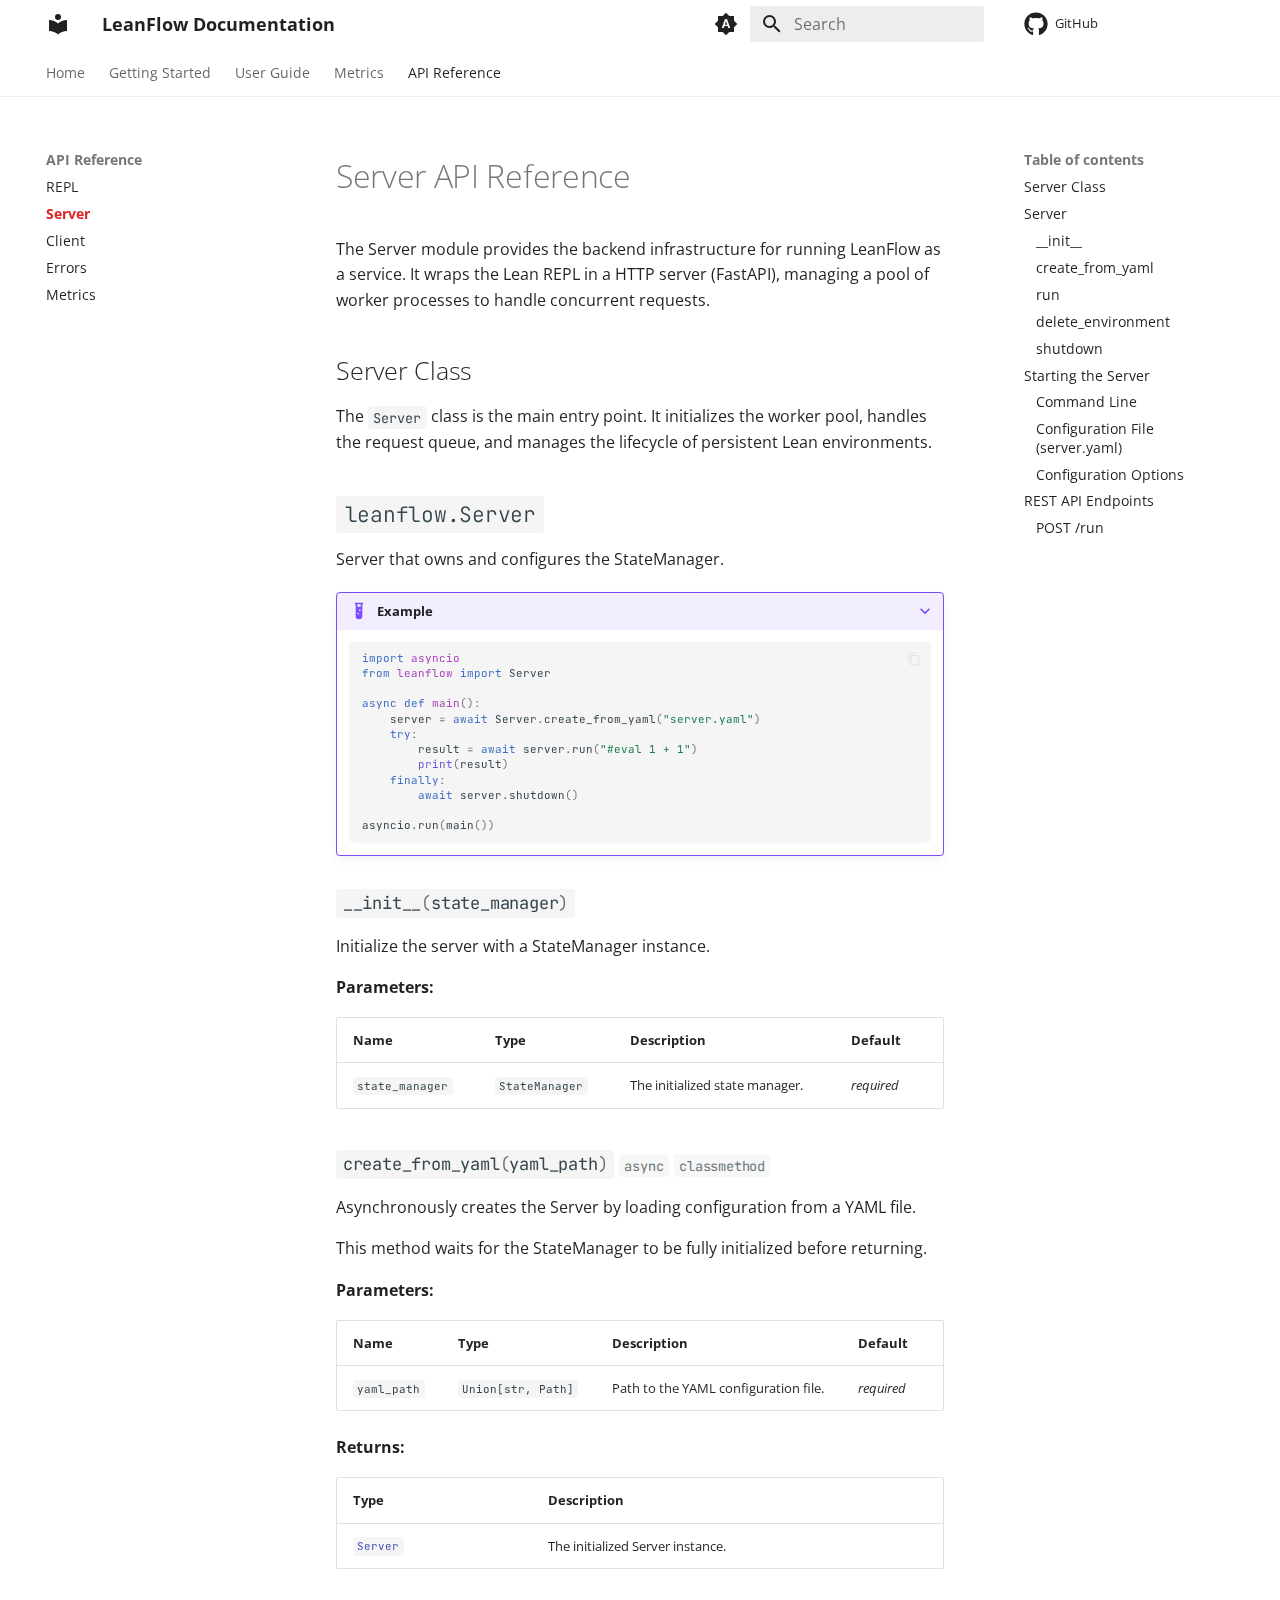
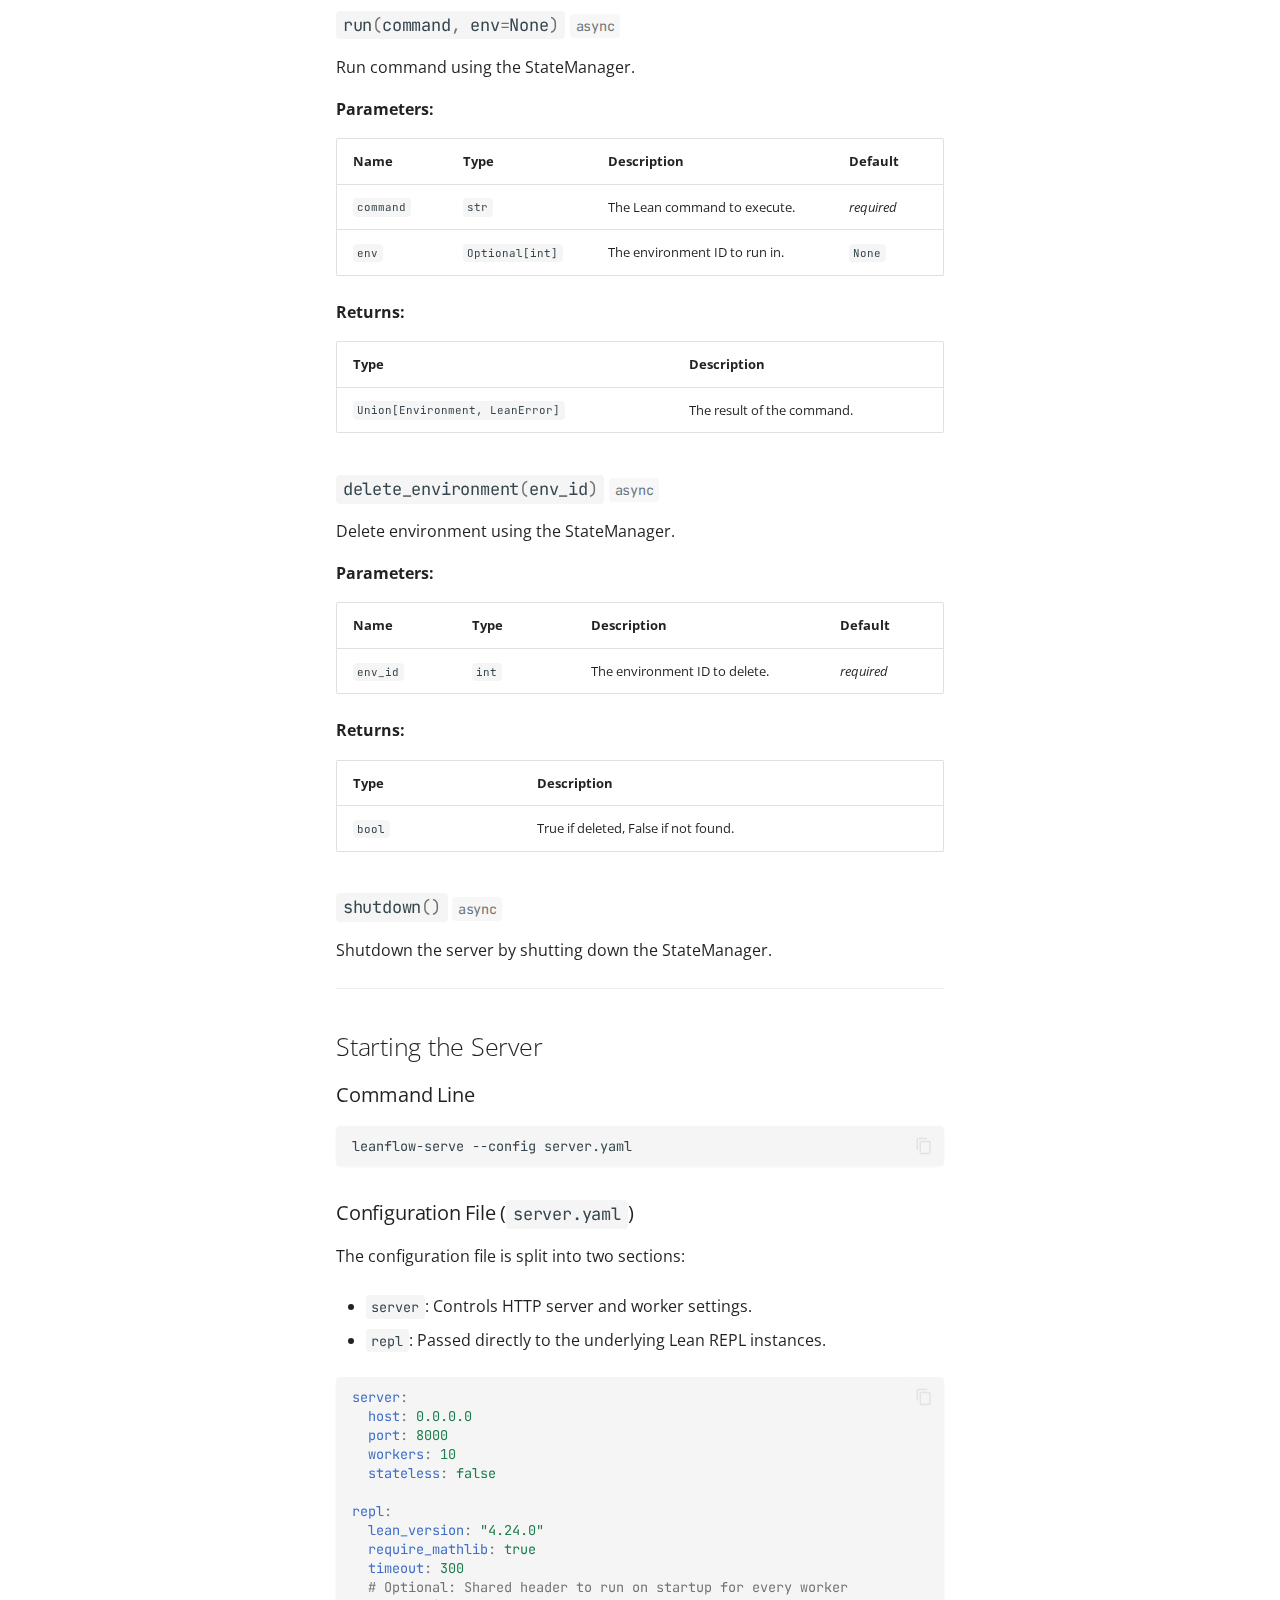
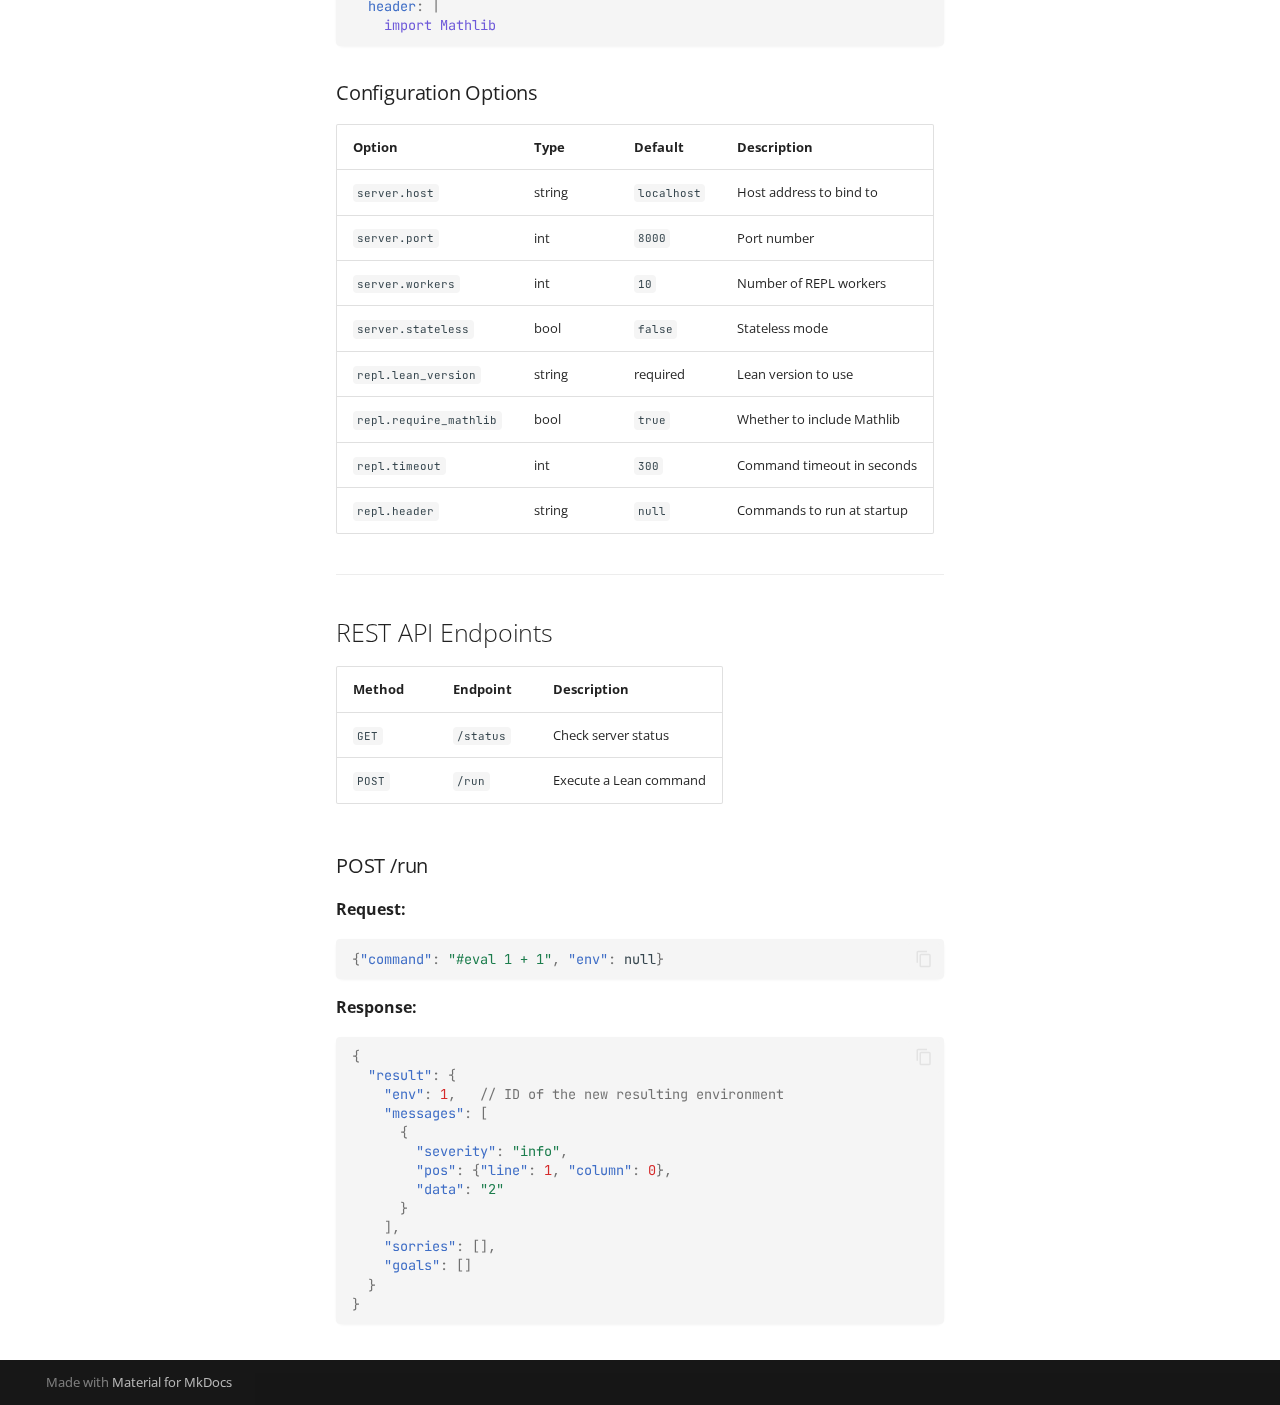
<file: api/server/index.html>
<!doctype html>
<html lang="en" class="no-js">
  <head>
    
      <meta charset="utf-8">
      <meta name="viewport" content="width=device-width,initial-scale=1">
      
        <meta name="description" content="A flexible Python interface for Lean 4">
      
      
        <meta name="author" content="LeanFlow Team">
      
      
        <link rel="canonical" href="https://Formal-Math-Reasoning.github.io/leanflow/api/server/">
      
      
        <link rel="prev" href="../repl/">
      
      
        <link rel="next" href="../client/">
      
      
        
      
      
      <link rel="icon" href="../../assets/images/favicon.png">
      <meta name="generator" content="mkdocs-1.6.1, mkdocs-material-9.7.1">
    
    
      
        <title>Server - LeanFlow Documentation</title>
      
    
    
      <link rel="stylesheet" href="../../assets/stylesheets/main.484c7ddc.min.css">
      
        
        <link rel="stylesheet" href="../../assets/stylesheets/palette.ab4e12ef.min.css">
      
      


    
    
      
    
    
      
        
        
        <link rel="preconnect" href="https://fonts.gstatic.com" crossorigin>
        <link rel="stylesheet" href="https://fonts.googleapis.com/css?family=Open+Sans:300,300i,400,400i,700,700i%7CJetBrains+Mono:400,400i,700,700i&display=fallback">
        <style>:root{--md-text-font:"Open Sans";--md-code-font:"JetBrains Mono"}</style>
      
    
    
      <link rel="stylesheet" href="../../assets/_mkdocstrings.css">
    
      <link rel="stylesheet" href="../../stylesheets/extra.css">
    
    <script>__md_scope=new URL("../..",location),__md_hash=e=>[...e].reduce(((e,_)=>(e<<5)-e+_.charCodeAt(0)),0),__md_get=(e,_=localStorage,t=__md_scope)=>JSON.parse(_.getItem(t.pathname+"."+e)),__md_set=(e,_,t=localStorage,a=__md_scope)=>{try{t.setItem(a.pathname+"."+e,JSON.stringify(_))}catch(e){}}</script>
    
      

    
    
  </head>
  
  
    
    
      
    
    
    
    
    <body dir="ltr" data-md-color-scheme="default" data-md-color-primary="indigo" data-md-color-accent="red">
  
    
    <input class="md-toggle" data-md-toggle="drawer" type="checkbox" id="__drawer" autocomplete="off">
    <input class="md-toggle" data-md-toggle="search" type="checkbox" id="__search" autocomplete="off">
    <label class="md-overlay" for="__drawer"></label>
    <div data-md-component="skip">
      
        
        <a href="#server-api-reference" class="md-skip">
          Skip to content
        </a>
      
    </div>
    <div data-md-component="announce">
      
    </div>
    
    
      

<header class="md-header" data-md-component="header">
  <nav class="md-header__inner md-grid" aria-label="Header">
    <a href="../.." title="LeanFlow Documentation" class="md-header__button md-logo" aria-label="LeanFlow Documentation" data-md-component="logo">
      
  
  <svg xmlns="http://www.w3.org/2000/svg" viewBox="0 0 24 24"><path d="M12 8a3 3 0 0 0 3-3 3 3 0 0 0-3-3 3 3 0 0 0-3 3 3 3 0 0 0 3 3m0 3.54C9.64 9.35 6.5 8 3 8v11c3.5 0 6.64 1.35 9 3.54 2.36-2.19 5.5-3.54 9-3.54V8c-3.5 0-6.64 1.35-9 3.54"/></svg>

    </a>
    <label class="md-header__button md-icon" for="__drawer">
      
      <svg xmlns="http://www.w3.org/2000/svg" viewBox="0 0 24 24"><path d="M3 6h18v2H3zm0 5h18v2H3zm0 5h18v2H3z"/></svg>
    </label>
    <div class="md-header__title" data-md-component="header-title">
      <div class="md-header__ellipsis">
        <div class="md-header__topic">
          <span class="md-ellipsis">
            LeanFlow Documentation
          </span>
        </div>
        <div class="md-header__topic" data-md-component="header-topic">
          <span class="md-ellipsis">
            
              Server
            
          </span>
        </div>
      </div>
    </div>
    
      
        <form class="md-header__option" data-md-component="palette">
  
    
    
    
    <input class="md-option" data-md-color-media="(prefers-color-scheme)" data-md-color-scheme="default" data-md-color-primary="indigo" data-md-color-accent="red"  aria-label="Switch to light mode"  type="radio" name="__palette" id="__palette_0">
    
      <label class="md-header__button md-icon" title="Switch to light mode" for="__palette_1" hidden>
        <svg xmlns="http://www.w3.org/2000/svg" viewBox="0 0 24 24"><path d="m14.3 16-.7-2h-3.2l-.7 2H7.8L11 7h2l3.2 9zM20 8.69V4h-4.69L12 .69 8.69 4H4v4.69L.69 12 4 15.31V20h4.69L12 23.31 15.31 20H20v-4.69L23.31 12zm-9.15 3.96h2.3L12 9z"/></svg>
      </label>
    
  
    
    
    
    <input class="md-option" data-md-color-media="(prefers-color-scheme: light)" data-md-color-scheme="default" data-md-color-primary="white" data-md-color-accent="red"  aria-label="Switch to dark mode"  type="radio" name="__palette" id="__palette_1">
    
      <label class="md-header__button md-icon" title="Switch to dark mode" for="__palette_2" hidden>
        <svg xmlns="http://www.w3.org/2000/svg" viewBox="0 0 24 24"><path d="m17.75 4.09-2.53 1.94.91 3.06-2.63-1.81-2.63 1.81.91-3.06-2.53-1.94L12.44 4l1.06-3 1.06 3zm3.5 6.91-1.64 1.25.59 1.98-1.7-1.17-1.7 1.17.59-1.98L15.75 11l2.06-.05L18.5 9l.69 1.95zm-2.28 4.95c.83-.08 1.72 1.1 1.19 1.85-.32.45-.66.87-1.08 1.27C15.17 23 8.84 23 4.94 19.07c-3.91-3.9-3.91-10.24 0-14.14.4-.4.82-.76 1.27-1.08.75-.53 1.93.36 1.85 1.19-.27 2.86.69 5.83 2.89 8.02a9.96 9.96 0 0 0 8.02 2.89m-1.64 2.02a12.08 12.08 0 0 1-7.8-3.47c-2.17-2.19-3.33-5-3.49-7.82-2.81 3.14-2.7 7.96.31 10.98 3.02 3.01 7.84 3.12 10.98.31"/></svg>
      </label>
    
  
    
    
    
    <input class="md-option" data-md-color-media="(prefers-color-scheme: dark)" data-md-color-scheme="slate" data-md-color-primary="black" data-md-color-accent="red"  aria-label="Switch to light mode"  type="radio" name="__palette" id="__palette_2">
    
      <label class="md-header__button md-icon" title="Switch to light mode" for="__palette_0" hidden>
        <svg xmlns="http://www.w3.org/2000/svg" viewBox="0 0 24 24"><path d="M12 7a5 5 0 0 1 5 5 5 5 0 0 1-5 5 5 5 0 0 1-5-5 5 5 0 0 1 5-5m0 2a3 3 0 0 0-3 3 3 3 0 0 0 3 3 3 3 0 0 0 3-3 3 3 0 0 0-3-3m0-7 2.39 3.42C13.65 5.15 12.84 5 12 5s-1.65.15-2.39.42zM3.34 7l4.16-.35A7.2 7.2 0 0 0 5.94 8.5c-.44.74-.69 1.5-.83 2.29zm.02 10 1.76-3.77a7.131 7.131 0 0 0 2.38 4.14zM20.65 7l-1.77 3.79a7.02 7.02 0 0 0-2.38-4.15zm-.01 10-4.14.36c.59-.51 1.12-1.14 1.54-1.86.42-.73.69-1.5.83-2.29zM12 22l-2.41-3.44c.74.27 1.55.44 2.41.44.82 0 1.63-.17 2.37-.44z"/></svg>
      </label>
    
  
</form>
      
    
    
      <script>var palette=__md_get("__palette");if(palette&&palette.color){if("(prefers-color-scheme)"===palette.color.media){var media=matchMedia("(prefers-color-scheme: light)"),input=document.querySelector(media.matches?"[data-md-color-media='(prefers-color-scheme: light)']":"[data-md-color-media='(prefers-color-scheme: dark)']");palette.color.media=input.getAttribute("data-md-color-media"),palette.color.scheme=input.getAttribute("data-md-color-scheme"),palette.color.primary=input.getAttribute("data-md-color-primary"),palette.color.accent=input.getAttribute("data-md-color-accent")}for(var[key,value]of Object.entries(palette.color))document.body.setAttribute("data-md-color-"+key,value)}</script>
    
    
    
      
      
        <label class="md-header__button md-icon" for="__search">
          
          <svg xmlns="http://www.w3.org/2000/svg" viewBox="0 0 24 24"><path d="M9.5 3A6.5 6.5 0 0 1 16 9.5c0 1.61-.59 3.09-1.56 4.23l.27.27h.79l5 5-1.5 1.5-5-5v-.79l-.27-.27A6.52 6.52 0 0 1 9.5 16 6.5 6.5 0 0 1 3 9.5 6.5 6.5 0 0 1 9.5 3m0 2C7 5 5 7 5 9.5S7 14 9.5 14 14 12 14 9.5 12 5 9.5 5"/></svg>
        </label>
        <div class="md-search" data-md-component="search" role="dialog">
  <label class="md-search__overlay" for="__search"></label>
  <div class="md-search__inner" role="search">
    <form class="md-search__form" name="search">
      <input type="text" class="md-search__input" name="query" aria-label="Search" placeholder="Search" autocapitalize="off" autocorrect="off" autocomplete="off" spellcheck="false" data-md-component="search-query" required>
      <label class="md-search__icon md-icon" for="__search">
        
        <svg xmlns="http://www.w3.org/2000/svg" viewBox="0 0 24 24"><path d="M9.5 3A6.5 6.5 0 0 1 16 9.5c0 1.61-.59 3.09-1.56 4.23l.27.27h.79l5 5-1.5 1.5-5-5v-.79l-.27-.27A6.52 6.52 0 0 1 9.5 16 6.5 6.5 0 0 1 3 9.5 6.5 6.5 0 0 1 9.5 3m0 2C7 5 5 7 5 9.5S7 14 9.5 14 14 12 14 9.5 12 5 9.5 5"/></svg>
        
        <svg xmlns="http://www.w3.org/2000/svg" viewBox="0 0 24 24"><path d="M20 11v2H8l5.5 5.5-1.42 1.42L4.16 12l7.92-7.92L13.5 5.5 8 11z"/></svg>
      </label>
      <nav class="md-search__options" aria-label="Search">
        
        <button type="reset" class="md-search__icon md-icon" title="Clear" aria-label="Clear" tabindex="-1">
          
          <svg xmlns="http://www.w3.org/2000/svg" viewBox="0 0 24 24"><path d="M19 6.41 17.59 5 12 10.59 6.41 5 5 6.41 10.59 12 5 17.59 6.41 19 12 13.41 17.59 19 19 17.59 13.41 12z"/></svg>
        </button>
      </nav>
      
        <div class="md-search__suggest" data-md-component="search-suggest"></div>
      
    </form>
    <div class="md-search__output">
      <div class="md-search__scrollwrap" tabindex="0" data-md-scrollfix>
        <div class="md-search-result" data-md-component="search-result">
          <div class="md-search-result__meta">
            Initializing search
          </div>
          <ol class="md-search-result__list" role="presentation"></ol>
        </div>
      </div>
    </div>
  </div>
</div>
      
    
    
      <div class="md-header__source">
        <a href="https://github.com/Formal-Math-Reasoning/leanflow" title="Go to repository" class="md-source" data-md-component="source">
  <div class="md-source__icon md-icon">
    
    <svg xmlns="http://www.w3.org/2000/svg" viewBox="0 0 512 512"><!--! Font Awesome Free 7.1.0 by @fontawesome - https://fontawesome.com License - https://fontawesome.com/license/free (Icons: CC BY 4.0, Fonts: SIL OFL 1.1, Code: MIT License) Copyright 2025 Fonticons, Inc.--><path d="M173.9 397.4c0 2-2.3 3.6-5.2 3.6-3.3.3-5.6-1.3-5.6-3.6 0-2 2.3-3.6 5.2-3.6 3-.3 5.6 1.3 5.6 3.6m-31.1-4.5c-.7 2 1.3 4.3 4.3 4.9 2.6 1 5.6 0 6.2-2s-1.3-4.3-4.3-5.2c-2.6-.7-5.5.3-6.2 2.3m44.2-1.7c-2.9.7-4.9 2.6-4.6 4.9.3 2 2.9 3.3 5.9 2.6 2.9-.7 4.9-2.6 4.6-4.6-.3-1.9-3-3.2-5.9-2.9M252.8 8C114.1 8 8 113.3 8 252c0 110.9 69.8 205.8 169.5 239.2 12.8 2.3 17.3-5.6 17.3-12.1 0-6.2-.3-40.4-.3-61.4 0 0-70 15-84.7-29.8 0 0-11.4-29.1-27.8-36.6 0 0-22.9-15.7 1.6-15.4 0 0 24.9 2 38.6 25.8 21.9 38.6 58.6 27.5 72.9 20.9 2.3-16 8.8-27.1 16-33.7-55.9-6.2-112.3-14.3-112.3-110.5 0-27.5 7.6-41.3 23.6-58.9-2.6-6.5-11.1-33.3 2.6-67.9 20.9-6.5 69 27 69 27 20-5.6 41.5-8.5 62.8-8.5s42.8 2.9 62.8 8.5c0 0 48.1-33.6 69-27 13.7 34.7 5.2 61.4 2.6 67.9 16 17.7 25.8 31.5 25.8 58.9 0 96.5-58.9 104.2-114.8 110.5 9.2 7.9 17 22.9 17 46.4 0 33.7-.3 75.4-.3 83.6 0 6.5 4.6 14.4 17.3 12.1C436.2 457.8 504 362.9 504 252 504 113.3 391.5 8 252.8 8M105.2 352.9c-1.3 1-1 3.3.7 5.2 1.6 1.6 3.9 2.3 5.2 1 1.3-1 1-3.3-.7-5.2-1.6-1.6-3.9-2.3-5.2-1m-10.8-8.1c-.7 1.3.3 2.9 2.3 3.9 1.6 1 3.6.7 4.3-.7.7-1.3-.3-2.9-2.3-3.9-2-.6-3.6-.3-4.3.7m32.4 35.6c-1.6 1.3-1 4.3 1.3 6.2 2.3 2.3 5.2 2.6 6.5 1 1.3-1.3.7-4.3-1.3-6.2-2.2-2.3-5.2-2.6-6.5-1m-11.4-14.7c-1.6 1-1.6 3.6 0 5.9s4.3 3.3 5.6 2.3c1.6-1.3 1.6-3.9 0-6.2-1.4-2.3-4-3.3-5.6-2"/></svg>
  </div>
  <div class="md-source__repository">
    GitHub
  </div>
</a>
      </div>
    
  </nav>
  
</header>
    
    <div class="md-container" data-md-component="container">
      
      
        
          
            
<nav class="md-tabs" aria-label="Tabs" data-md-component="tabs">
  <div class="md-grid">
    <ul class="md-tabs__list">
      
        
  
  
  
  
    <li class="md-tabs__item">
      <a href="../.." class="md-tabs__link">
        
  
  
    
  
  Home

      </a>
    </li>
  

      
        
  
  
  
  
    
    
      <li class="md-tabs__item">
        <a href="../../quickstart/" class="md-tabs__link">
          
  
  
    
  
  Getting Started

        </a>
      </li>
    
  

      
        
  
  
  
  
    
    
      <li class="md-tabs__item">
        <a href="../../repl/" class="md-tabs__link">
          
  
  
    
  
  User Guide

        </a>
      </li>
    
  

      
        
  
  
  
  
    
    
      <li class="md-tabs__item">
        <a href="../../metrics/" class="md-tabs__link">
          
  
  
    
  
  Metrics

        </a>
      </li>
    
  

      
        
  
  
  
    
  
  
    
    
      <li class="md-tabs__item md-tabs__item--active">
        <a href="../repl/" class="md-tabs__link">
          
  
  
    
  
  API Reference

        </a>
      </li>
    
  

      
    </ul>
  </div>
</nav>
          
        
      
      <main class="md-main" data-md-component="main">
        <div class="md-main__inner md-grid">
          
            
              
              <div class="md-sidebar md-sidebar--primary" data-md-component="sidebar" data-md-type="navigation" >
                <div class="md-sidebar__scrollwrap">
                  <div class="md-sidebar__inner">
                    


  


<nav class="md-nav md-nav--primary md-nav--lifted" aria-label="Navigation" data-md-level="0">
  <label class="md-nav__title" for="__drawer">
    <a href="../.." title="LeanFlow Documentation" class="md-nav__button md-logo" aria-label="LeanFlow Documentation" data-md-component="logo">
      
  
  <svg xmlns="http://www.w3.org/2000/svg" viewBox="0 0 24 24"><path d="M12 8a3 3 0 0 0 3-3 3 3 0 0 0-3-3 3 3 0 0 0-3 3 3 3 0 0 0 3 3m0 3.54C9.64 9.35 6.5 8 3 8v11c3.5 0 6.64 1.35 9 3.54 2.36-2.19 5.5-3.54 9-3.54V8c-3.5 0-6.64 1.35-9 3.54"/></svg>

    </a>
    LeanFlow Documentation
  </label>
  
    <div class="md-nav__source">
      <a href="https://github.com/Formal-Math-Reasoning/leanflow" title="Go to repository" class="md-source" data-md-component="source">
  <div class="md-source__icon md-icon">
    
    <svg xmlns="http://www.w3.org/2000/svg" viewBox="0 0 512 512"><!--! Font Awesome Free 7.1.0 by @fontawesome - https://fontawesome.com License - https://fontawesome.com/license/free (Icons: CC BY 4.0, Fonts: SIL OFL 1.1, Code: MIT License) Copyright 2025 Fonticons, Inc.--><path d="M173.9 397.4c0 2-2.3 3.6-5.2 3.6-3.3.3-5.6-1.3-5.6-3.6 0-2 2.3-3.6 5.2-3.6 3-.3 5.6 1.3 5.6 3.6m-31.1-4.5c-.7 2 1.3 4.3 4.3 4.9 2.6 1 5.6 0 6.2-2s-1.3-4.3-4.3-5.2c-2.6-.7-5.5.3-6.2 2.3m44.2-1.7c-2.9.7-4.9 2.6-4.6 4.9.3 2 2.9 3.3 5.9 2.6 2.9-.7 4.9-2.6 4.6-4.6-.3-1.9-3-3.2-5.9-2.9M252.8 8C114.1 8 8 113.3 8 252c0 110.9 69.8 205.8 169.5 239.2 12.8 2.3 17.3-5.6 17.3-12.1 0-6.2-.3-40.4-.3-61.4 0 0-70 15-84.7-29.8 0 0-11.4-29.1-27.8-36.6 0 0-22.9-15.7 1.6-15.4 0 0 24.9 2 38.6 25.8 21.9 38.6 58.6 27.5 72.9 20.9 2.3-16 8.8-27.1 16-33.7-55.9-6.2-112.3-14.3-112.3-110.5 0-27.5 7.6-41.3 23.6-58.9-2.6-6.5-11.1-33.3 2.6-67.9 20.9-6.5 69 27 69 27 20-5.6 41.5-8.5 62.8-8.5s42.8 2.9 62.8 8.5c0 0 48.1-33.6 69-27 13.7 34.7 5.2 61.4 2.6 67.9 16 17.7 25.8 31.5 25.8 58.9 0 96.5-58.9 104.2-114.8 110.5 9.2 7.9 17 22.9 17 46.4 0 33.7-.3 75.4-.3 83.6 0 6.5 4.6 14.4 17.3 12.1C436.2 457.8 504 362.9 504 252 504 113.3 391.5 8 252.8 8M105.2 352.9c-1.3 1-1 3.3.7 5.2 1.6 1.6 3.9 2.3 5.2 1 1.3-1 1-3.3-.7-5.2-1.6-1.6-3.9-2.3-5.2-1m-10.8-8.1c-.7 1.3.3 2.9 2.3 3.9 1.6 1 3.6.7 4.3-.7.7-1.3-.3-2.9-2.3-3.9-2-.6-3.6-.3-4.3.7m32.4 35.6c-1.6 1.3-1 4.3 1.3 6.2 2.3 2.3 5.2 2.6 6.5 1 1.3-1.3.7-4.3-1.3-6.2-2.2-2.3-5.2-2.6-6.5-1m-11.4-14.7c-1.6 1-1.6 3.6 0 5.9s4.3 3.3 5.6 2.3c1.6-1.3 1.6-3.9 0-6.2-1.4-2.3-4-3.3-5.6-2"/></svg>
  </div>
  <div class="md-source__repository">
    GitHub
  </div>
</a>
    </div>
  
  <ul class="md-nav__list" data-md-scrollfix>
    
      
      
  
  
  
  
    <li class="md-nav__item">
      <a href="../.." class="md-nav__link">
        
  
  
  <span class="md-ellipsis">
    
  
    Home
  

    
  </span>
  
  

      </a>
    </li>
  

    
      
      
  
  
  
  
    
    
      
        
      
    
    
    
      
      
        
      
    
    
    <li class="md-nav__item md-nav__item--nested">
      
        
        
          
        
        <input class="md-nav__toggle md-toggle md-toggle--indeterminate" type="checkbox" id="__nav_2" >
        
          
          <label class="md-nav__link" for="__nav_2" id="__nav_2_label" tabindex="0">
            
  
  
  <span class="md-ellipsis">
    
  
    Getting Started
  

    
  </span>
  
  

            <span class="md-nav__icon md-icon"></span>
          </label>
        
        <nav class="md-nav" data-md-level="1" aria-labelledby="__nav_2_label" aria-expanded="false">
          <label class="md-nav__title" for="__nav_2">
            <span class="md-nav__icon md-icon"></span>
            
  
    Getting Started
  

          </label>
          <ul class="md-nav__list" data-md-scrollfix>
            
              
                
  
  
  
  
    <li class="md-nav__item">
      <a href="../../quickstart/" class="md-nav__link">
        
  
  
  <span class="md-ellipsis">
    
  
    Quickstart
  

    
  </span>
  
  

      </a>
    </li>
  

              
            
          </ul>
        </nav>
      
    </li>
  

    
      
      
  
  
  
  
    
    
      
        
      
        
      
        
      
    
    
    
      
      
        
      
    
    
    <li class="md-nav__item md-nav__item--nested">
      
        
        
          
        
        <input class="md-nav__toggle md-toggle md-toggle--indeterminate" type="checkbox" id="__nav_3" >
        
          
          <label class="md-nav__link" for="__nav_3" id="__nav_3_label" tabindex="0">
            
  
  
  <span class="md-ellipsis">
    
  
    User Guide
  

    
  </span>
  
  

            <span class="md-nav__icon md-icon"></span>
          </label>
        
        <nav class="md-nav" data-md-level="1" aria-labelledby="__nav_3_label" aria-expanded="false">
          <label class="md-nav__title" for="__nav_3">
            <span class="md-nav__icon md-icon"></span>
            
  
    User Guide
  

          </label>
          <ul class="md-nav__list" data-md-scrollfix>
            
              
                
  
  
  
  
    <li class="md-nav__item">
      <a href="../../repl/" class="md-nav__link">
        
  
  
  <span class="md-ellipsis">
    
  
    REPL
  

    
  </span>
  
  

      </a>
    </li>
  

              
            
              
                
  
  
  
  
    <li class="md-nav__item">
      <a href="../../server/" class="md-nav__link">
        
  
  
  <span class="md-ellipsis">
    
  
    Server
  

    
  </span>
  
  

      </a>
    </li>
  

              
            
              
                
  
  
  
  
    <li class="md-nav__item">
      <a href="../../cli/" class="md-nav__link">
        
  
  
  <span class="md-ellipsis">
    
  
    Evaluation
  

    
  </span>
  
  

      </a>
    </li>
  

              
            
          </ul>
        </nav>
      
    </li>
  

    
      
      
  
  
  
  
    
    
      
        
      
        
      
    
    
    
      
      
        
      
    
    
    <li class="md-nav__item md-nav__item--nested">
      
        
        
          
        
        <input class="md-nav__toggle md-toggle md-toggle--indeterminate" type="checkbox" id="__nav_4" >
        
          
          <label class="md-nav__link" for="__nav_4" id="__nav_4_label" tabindex="0">
            
  
  
  <span class="md-ellipsis">
    
  
    Metrics
  

    
  </span>
  
  

            <span class="md-nav__icon md-icon"></span>
          </label>
        
        <nav class="md-nav" data-md-level="1" aria-labelledby="__nav_4_label" aria-expanded="false">
          <label class="md-nav__title" for="__nav_4">
            <span class="md-nav__icon md-icon"></span>
            
  
    Metrics
  

          </label>
          <ul class="md-nav__list" data-md-scrollfix>
            
              
                
  
  
  
  
    <li class="md-nav__item">
      <a href="../../metrics/" class="md-nav__link">
        
  
  
  <span class="md-ellipsis">
    
  
    Overview
  

    
  </span>
  
  

      </a>
    </li>
  

              
            
              
                
  
  
  
  
    <li class="md-nav__item">
      <a href="../../custom_metrics/" class="md-nav__link">
        
  
  
  <span class="md-ellipsis">
    
  
    Custom Metrics
  

    
  </span>
  
  

      </a>
    </li>
  

              
            
          </ul>
        </nav>
      
    </li>
  

    
      
      
  
  
    
  
  
  
    
    
      
        
      
        
      
        
      
        
      
        
      
    
    
    
      
        
        
      
      
        
      
    
    
    <li class="md-nav__item md-nav__item--active md-nav__item--section md-nav__item--nested">
      
        
        
        <input class="md-nav__toggle md-toggle " type="checkbox" id="__nav_5" checked>
        
          
          <label class="md-nav__link" for="__nav_5" id="__nav_5_label" tabindex="">
            
  
  
  <span class="md-ellipsis">
    
  
    API Reference
  

    
  </span>
  
  

            <span class="md-nav__icon md-icon"></span>
          </label>
        
        <nav class="md-nav" data-md-level="1" aria-labelledby="__nav_5_label" aria-expanded="true">
          <label class="md-nav__title" for="__nav_5">
            <span class="md-nav__icon md-icon"></span>
            
  
    API Reference
  

          </label>
          <ul class="md-nav__list" data-md-scrollfix>
            
              
                
  
  
  
  
    <li class="md-nav__item">
      <a href="../repl/" class="md-nav__link">
        
  
  
  <span class="md-ellipsis">
    
  
    REPL
  

    
  </span>
  
  

      </a>
    </li>
  

              
            
              
                
  
  
    
  
  
  
    <li class="md-nav__item md-nav__item--active">
      
      <input class="md-nav__toggle md-toggle" type="checkbox" id="__toc">
      
      
        
      
      
        <label class="md-nav__link md-nav__link--active" for="__toc">
          
  
  
  <span class="md-ellipsis">
    
  
    Server
  

    
  </span>
  
  

          <span class="md-nav__icon md-icon"></span>
        </label>
      
      <a href="./" class="md-nav__link md-nav__link--active">
        
  
  
  <span class="md-ellipsis">
    
  
    Server
  

    
  </span>
  
  

      </a>
      
        

<nav class="md-nav md-nav--secondary" aria-label="Table of contents">
  
  
  
    
  
  
    <label class="md-nav__title" for="__toc">
      <span class="md-nav__icon md-icon"></span>
      Table of contents
    </label>
    <ul class="md-nav__list" data-md-component="toc" data-md-scrollfix>
      
        <li class="md-nav__item">
  <a href="#server-class" class="md-nav__link">
    <span class="md-ellipsis">
      
        Server Class
      
    </span>
  </a>
  
</li>
      
        <li class="md-nav__item">
  <a href="#leanflow.Server" class="md-nav__link">
    <span class="md-ellipsis">
      
        Server
      
    </span>
  </a>
  
    <nav class="md-nav" aria-label="Server">
      <ul class="md-nav__list">
        
          <li class="md-nav__item">
  <a href="#leanflow.Server.__init__" class="md-nav__link">
    <span class="md-ellipsis">
      
        __init__
      
    </span>
  </a>
  
</li>
        
          <li class="md-nav__item">
  <a href="#leanflow.Server.create_from_yaml" class="md-nav__link">
    <span class="md-ellipsis">
      
        create_from_yaml
      
    </span>
  </a>
  
</li>
        
          <li class="md-nav__item">
  <a href="#leanflow.Server.run" class="md-nav__link">
    <span class="md-ellipsis">
      
        run
      
    </span>
  </a>
  
</li>
        
          <li class="md-nav__item">
  <a href="#leanflow.Server.delete_environment" class="md-nav__link">
    <span class="md-ellipsis">
      
        delete_environment
      
    </span>
  </a>
  
</li>
        
          <li class="md-nav__item">
  <a href="#leanflow.Server.shutdown" class="md-nav__link">
    <span class="md-ellipsis">
      
        shutdown
      
    </span>
  </a>
  
</li>
        
      </ul>
    </nav>
  
</li>
      
        <li class="md-nav__item">
  <a href="#starting-the-server" class="md-nav__link">
    <span class="md-ellipsis">
      
        Starting the Server
      
    </span>
  </a>
  
    <nav class="md-nav" aria-label="Starting the Server">
      <ul class="md-nav__list">
        
          <li class="md-nav__item">
  <a href="#command-line" class="md-nav__link">
    <span class="md-ellipsis">
      
        Command Line
      
    </span>
  </a>
  
</li>
        
          <li class="md-nav__item">
  <a href="#configuration-file-serveryaml" class="md-nav__link">
    <span class="md-ellipsis">
      
        Configuration File (server.yaml)
      
    </span>
  </a>
  
</li>
        
          <li class="md-nav__item">
  <a href="#configuration-options" class="md-nav__link">
    <span class="md-ellipsis">
      
        Configuration Options
      
    </span>
  </a>
  
</li>
        
      </ul>
    </nav>
  
</li>
      
        <li class="md-nav__item">
  <a href="#rest-api-endpoints" class="md-nav__link">
    <span class="md-ellipsis">
      
        REST API Endpoints
      
    </span>
  </a>
  
    <nav class="md-nav" aria-label="REST API Endpoints">
      <ul class="md-nav__list">
        
          <li class="md-nav__item">
  <a href="#post-run" class="md-nav__link">
    <span class="md-ellipsis">
      
        POST /run
      
    </span>
  </a>
  
</li>
        
      </ul>
    </nav>
  
</li>
      
    </ul>
  
</nav>
      
    </li>
  

              
            
              
                
  
  
  
  
    <li class="md-nav__item">
      <a href="../client/" class="md-nav__link">
        
  
  
  <span class="md-ellipsis">
    
  
    Client
  

    
  </span>
  
  

      </a>
    </li>
  

              
            
              
                
  
  
  
  
    <li class="md-nav__item">
      <a href="../errors/" class="md-nav__link">
        
  
  
  <span class="md-ellipsis">
    
  
    Errors
  

    
  </span>
  
  

      </a>
    </li>
  

              
            
              
                
  
  
  
  
    <li class="md-nav__item">
      <a href="../metrics/" class="md-nav__link">
        
  
  
  <span class="md-ellipsis">
    
  
    Metrics
  

    
  </span>
  
  

      </a>
    </li>
  

              
            
          </ul>
        </nav>
      
    </li>
  

    
  </ul>
</nav>
                  </div>
                </div>
              </div>
            
            
              
              <div class="md-sidebar md-sidebar--secondary" data-md-component="sidebar" data-md-type="toc" >
                <div class="md-sidebar__scrollwrap">
                  <div class="md-sidebar__inner">
                    

<nav class="md-nav md-nav--secondary" aria-label="Table of contents">
  
  
  
    
  
  
    <label class="md-nav__title" for="__toc">
      <span class="md-nav__icon md-icon"></span>
      Table of contents
    </label>
    <ul class="md-nav__list" data-md-component="toc" data-md-scrollfix>
      
        <li class="md-nav__item">
  <a href="#server-class" class="md-nav__link">
    <span class="md-ellipsis">
      
        Server Class
      
    </span>
  </a>
  
</li>
      
        <li class="md-nav__item">
  <a href="#leanflow.Server" class="md-nav__link">
    <span class="md-ellipsis">
      
        Server
      
    </span>
  </a>
  
    <nav class="md-nav" aria-label="Server">
      <ul class="md-nav__list">
        
          <li class="md-nav__item">
  <a href="#leanflow.Server.__init__" class="md-nav__link">
    <span class="md-ellipsis">
      
        __init__
      
    </span>
  </a>
  
</li>
        
          <li class="md-nav__item">
  <a href="#leanflow.Server.create_from_yaml" class="md-nav__link">
    <span class="md-ellipsis">
      
        create_from_yaml
      
    </span>
  </a>
  
</li>
        
          <li class="md-nav__item">
  <a href="#leanflow.Server.run" class="md-nav__link">
    <span class="md-ellipsis">
      
        run
      
    </span>
  </a>
  
</li>
        
          <li class="md-nav__item">
  <a href="#leanflow.Server.delete_environment" class="md-nav__link">
    <span class="md-ellipsis">
      
        delete_environment
      
    </span>
  </a>
  
</li>
        
          <li class="md-nav__item">
  <a href="#leanflow.Server.shutdown" class="md-nav__link">
    <span class="md-ellipsis">
      
        shutdown
      
    </span>
  </a>
  
</li>
        
      </ul>
    </nav>
  
</li>
      
        <li class="md-nav__item">
  <a href="#starting-the-server" class="md-nav__link">
    <span class="md-ellipsis">
      
        Starting the Server
      
    </span>
  </a>
  
    <nav class="md-nav" aria-label="Starting the Server">
      <ul class="md-nav__list">
        
          <li class="md-nav__item">
  <a href="#command-line" class="md-nav__link">
    <span class="md-ellipsis">
      
        Command Line
      
    </span>
  </a>
  
</li>
        
          <li class="md-nav__item">
  <a href="#configuration-file-serveryaml" class="md-nav__link">
    <span class="md-ellipsis">
      
        Configuration File (server.yaml)
      
    </span>
  </a>
  
</li>
        
          <li class="md-nav__item">
  <a href="#configuration-options" class="md-nav__link">
    <span class="md-ellipsis">
      
        Configuration Options
      
    </span>
  </a>
  
</li>
        
      </ul>
    </nav>
  
</li>
      
        <li class="md-nav__item">
  <a href="#rest-api-endpoints" class="md-nav__link">
    <span class="md-ellipsis">
      
        REST API Endpoints
      
    </span>
  </a>
  
    <nav class="md-nav" aria-label="REST API Endpoints">
      <ul class="md-nav__list">
        
          <li class="md-nav__item">
  <a href="#post-run" class="md-nav__link">
    <span class="md-ellipsis">
      
        POST /run
      
    </span>
  </a>
  
</li>
        
      </ul>
    </nav>
  
</li>
      
    </ul>
  
</nav>
                  </div>
                </div>
              </div>
            
          
          
            <div class="md-content" data-md-component="content">
              
              <article class="md-content__inner md-typeset">
                
                  


  
  


<h1 id="server-api-reference">Server API Reference</h1>
<p>The Server module provides the backend infrastructure for running LeanFlow as a service. It wraps the Lean REPL in a HTTP server (FastAPI), managing a pool of worker processes to handle concurrent requests.</p>
<h2 id="server-class">Server Class</h2>
<p>The <code>Server</code> class is the main entry point. It initializes the worker pool, handles the request queue, and manages the lifecycle of persistent Lean environments.</p>


<div class="doc doc-object doc-class">



<h2 id="leanflow.Server" class="doc doc-heading">
            <code>leanflow.Server</code>


</h2>


    <div class="doc doc-contents first">



        <p>Server that owns and configures the StateManager.</p>


<details class="example" open>
  <summary>Example</summary>
  <div class="language-python highlight"><pre><span></span><code><span id="__span-0-1"><a id="__codelineno-0-1" name="__codelineno-0-1" href="#__codelineno-0-1"></a><span class="kn">import</span><span class="w"> </span><span class="nn">asyncio</span>
</span><span id="__span-0-2"><a id="__codelineno-0-2" name="__codelineno-0-2" href="#__codelineno-0-2"></a><span class="kn">from</span><span class="w"> </span><span class="nn">leanflow</span><span class="w"> </span><span class="kn">import</span> <span class="n">Server</span>
</span><span id="__span-0-3"><a id="__codelineno-0-3" name="__codelineno-0-3" href="#__codelineno-0-3"></a>
</span><span id="__span-0-4"><a id="__codelineno-0-4" name="__codelineno-0-4" href="#__codelineno-0-4"></a><span class="k">async</span> <span class="k">def</span><span class="w"> </span><span class="nf">main</span><span class="p">():</span>
</span><span id="__span-0-5"><a id="__codelineno-0-5" name="__codelineno-0-5" href="#__codelineno-0-5"></a>    <span class="n">server</span> <span class="o">=</span> <span class="k">await</span> <span class="n">Server</span><span class="o">.</span><span class="n">create_from_yaml</span><span class="p">(</span><span class="s2">&quot;server.yaml&quot;</span><span class="p">)</span>
</span><span id="__span-0-6"><a id="__codelineno-0-6" name="__codelineno-0-6" href="#__codelineno-0-6"></a>    <span class="k">try</span><span class="p">:</span>
</span><span id="__span-0-7"><a id="__codelineno-0-7" name="__codelineno-0-7" href="#__codelineno-0-7"></a>        <span class="n">result</span> <span class="o">=</span> <span class="k">await</span> <span class="n">server</span><span class="o">.</span><span class="n">run</span><span class="p">(</span><span class="s2">&quot;#eval 1 + 1&quot;</span><span class="p">)</span>
</span><span id="__span-0-8"><a id="__codelineno-0-8" name="__codelineno-0-8" href="#__codelineno-0-8"></a>        <span class="nb">print</span><span class="p">(</span><span class="n">result</span><span class="p">)</span>
</span><span id="__span-0-9"><a id="__codelineno-0-9" name="__codelineno-0-9" href="#__codelineno-0-9"></a>    <span class="k">finally</span><span class="p">:</span>
</span><span id="__span-0-10"><a id="__codelineno-0-10" name="__codelineno-0-10" href="#__codelineno-0-10"></a>        <span class="k">await</span> <span class="n">server</span><span class="o">.</span><span class="n">shutdown</span><span class="p">()</span>
</span><span id="__span-0-11"><a id="__codelineno-0-11" name="__codelineno-0-11" href="#__codelineno-0-11"></a>
</span><span id="__span-0-12"><a id="__codelineno-0-12" name="__codelineno-0-12" href="#__codelineno-0-12"></a><span class="n">asyncio</span><span class="o">.</span><span class="n">run</span><span class="p">(</span><span class="n">main</span><span class="p">())</span>
</span></code></pre></div>
</details>










<div class="doc doc-children">










<div class="doc doc-object doc-function">


<h3 id="leanflow.Server.__init__" class="doc doc-heading">
            <code class="highlight language-python"><span class="fm">__init__</span><span class="p">(</span><span class="n">state_manager</span><span class="p">)</span></code>

</h3>


    <div class="doc doc-contents ">

        <p>Initialize the server with a StateManager instance.</p>


<p><span class="doc-section-title">Parameters:</span></p>
    <table>
      <thead>
        <tr>
          <th>Name</th>
          <th>Type</th>
          <th>Description</th>
          <th>Default</th>
        </tr>
      </thead>
      <tbody>
          <tr class="doc-section-item">
            <td>
                <code>state_manager</code>
            </td>
            <td>
                  <code><span title="leanflow.server.manager.StateManager">StateManager</span></code>
            </td>
            <td>
              <div class="doc-md-description">
                <p>The initialized state manager.</p>
              </div>
            </td>
            <td>
                <em>required</em>
            </td>
          </tr>
      </tbody>
    </table>


    </div>

</div>

<div class="doc doc-object doc-function">


<h3 id="leanflow.Server.create_from_yaml" class="doc doc-heading">
            <code class="highlight language-python"><span class="n">create_from_yaml</span><span class="p">(</span><span class="n">yaml_path</span><span class="p">)</span></code>

  <span class="doc doc-labels">
      <small class="doc doc-label doc-label-async"><code>async</code></small>
      <small class="doc doc-label doc-label-classmethod"><code>classmethod</code></small>
  </span>

</h3>


    <div class="doc doc-contents ">

        <p>Asynchronously creates the Server by loading configuration from a YAML file.</p>
<p>This method waits for the StateManager to be fully initialized before returning.</p>


<p><span class="doc-section-title">Parameters:</span></p>
    <table>
      <thead>
        <tr>
          <th>Name</th>
          <th>Type</th>
          <th>Description</th>
          <th>Default</th>
        </tr>
      </thead>
      <tbody>
          <tr class="doc-section-item">
            <td>
                <code>yaml_path</code>
            </td>
            <td>
                  <code><span title="typing.Union">Union</span>[<span title="str">str</span>, <span title="pathlib.Path">Path</span>]</code>
            </td>
            <td>
              <div class="doc-md-description">
                <p>Path to the YAML configuration file.</p>
              </div>
            </td>
            <td>
                <em>required</em>
            </td>
          </tr>
      </tbody>
    </table>


    <p><span class="doc-section-title">Returns:</span></p>
    <table>
      <thead>
        <tr>
          <th>Type</th>
          <th>Description</th>
        </tr>
      </thead>
      <tbody>
          <tr class="doc-section-item">
            <td>
                  <code><a class="autorefs autorefs-internal" title="leanflow.Server (leanflow.server.server.Server)" href="#leanflow.Server">Server</a></code>
            </td>
            <td>
              <div class="doc-md-description">
                <p>The initialized Server instance.</p>
              </div>
            </td>
          </tr>
      </tbody>
    </table>


    </div>

</div>

<div class="doc doc-object doc-function">


<h3 id="leanflow.Server.run" class="doc doc-heading">
            <code class="highlight language-python"><span class="n">run</span><span class="p">(</span><span class="n">command</span><span class="p">,</span> <span class="n">env</span><span class="o">=</span><span class="kc">None</span><span class="p">)</span></code>

  <span class="doc doc-labels">
      <small class="doc doc-label doc-label-async"><code>async</code></small>
  </span>

</h3>


    <div class="doc doc-contents ">

        <p>Run command using the StateManager.</p>


<p><span class="doc-section-title">Parameters:</span></p>
    <table>
      <thead>
        <tr>
          <th>Name</th>
          <th>Type</th>
          <th>Description</th>
          <th>Default</th>
        </tr>
      </thead>
      <tbody>
          <tr class="doc-section-item">
            <td>
                <code>command</code>
            </td>
            <td>
                  <code><span title="str">str</span></code>
            </td>
            <td>
              <div class="doc-md-description">
                <p>The Lean command to execute.</p>
              </div>
            </td>
            <td>
                <em>required</em>
            </td>
          </tr>
          <tr class="doc-section-item">
            <td>
                <code>env</code>
            </td>
            <td>
                  <code><span title="typing.Optional">Optional</span>[<span title="int">int</span>]</code>
            </td>
            <td>
              <div class="doc-md-description">
                <p>The environment ID to run in.</p>
              </div>
            </td>
            <td>
                  <code>None</code>
            </td>
          </tr>
      </tbody>
    </table>


    <p><span class="doc-section-title">Returns:</span></p>
    <table>
      <thead>
        <tr>
          <th>Type</th>
          <th>Description</th>
        </tr>
      </thead>
      <tbody>
          <tr class="doc-section-item">
            <td>
                  <code><span title="typing.Union">Union</span>[<span title="leanflow.utils.Environment">Environment</span>, <span title="leanflow.utils.LeanError">LeanError</span>]</code>
            </td>
            <td>
              <div class="doc-md-description">
                <p>The result of the command.</p>
              </div>
            </td>
          </tr>
      </tbody>
    </table>


    </div>

</div>

<div class="doc doc-object doc-function">


<h3 id="leanflow.Server.delete_environment" class="doc doc-heading">
            <code class="highlight language-python"><span class="n">delete_environment</span><span class="p">(</span><span class="n">env_id</span><span class="p">)</span></code>

  <span class="doc doc-labels">
      <small class="doc doc-label doc-label-async"><code>async</code></small>
  </span>

</h3>


    <div class="doc doc-contents ">

        <p>Delete environment using the StateManager.</p>


<p><span class="doc-section-title">Parameters:</span></p>
    <table>
      <thead>
        <tr>
          <th>Name</th>
          <th>Type</th>
          <th>Description</th>
          <th>Default</th>
        </tr>
      </thead>
      <tbody>
          <tr class="doc-section-item">
            <td>
                <code>env_id</code>
            </td>
            <td>
                  <code><span title="int">int</span></code>
            </td>
            <td>
              <div class="doc-md-description">
                <p>The environment ID to delete.</p>
              </div>
            </td>
            <td>
                <em>required</em>
            </td>
          </tr>
      </tbody>
    </table>


    <p><span class="doc-section-title">Returns:</span></p>
    <table>
      <thead>
        <tr>
          <th>Type</th>
          <th>Description</th>
        </tr>
      </thead>
      <tbody>
          <tr class="doc-section-item">
            <td>
                  <code><span title="bool">bool</span></code>
            </td>
            <td>
              <div class="doc-md-description">
                <p>True if deleted, False if not found.</p>
              </div>
            </td>
          </tr>
      </tbody>
    </table>


    </div>

</div>

<div class="doc doc-object doc-function">


<h3 id="leanflow.Server.shutdown" class="doc doc-heading">
            <code class="highlight language-python"><span class="n">shutdown</span><span class="p">()</span></code>

  <span class="doc doc-labels">
      <small class="doc doc-label doc-label-async"><code>async</code></small>
  </span>

</h3>


    <div class="doc doc-contents ">

        <p>Shutdown the server by shutting down the StateManager.</p>


    </div>

</div>



  </div>

    </div>

</div><hr />
<h2 id="starting-the-server">Starting the Server</h2>
<h3 id="command-line">Command Line</h3>
<div class="language-bash highlight"><pre><span></span><code><span id="__span-0-1"><a id="__codelineno-0-1" name="__codelineno-0-1" href="#__codelineno-0-1"></a>leanflow-serve<span class="w"> </span>--config<span class="w"> </span>server.yaml
</span></code></pre></div>
<h3 id="configuration-file-serveryaml">Configuration File (<code>server.yaml</code>)</h3>
<p>The configuration file is split into two sections:</p>
<ul>
<li>
<p><code>server</code>: Controls HTTP server and worker settings.</p>
</li>
<li>
<p><code>repl</code>: Passed directly to the underlying Lean REPL instances.</p>
</li>
</ul>
<div class="language-yaml highlight"><pre><span></span><code><span id="__span-1-1"><a id="__codelineno-1-1" name="__codelineno-1-1" href="#__codelineno-1-1"></a><span class="nt">server</span><span class="p">:</span>
</span><span id="__span-1-2"><a id="__codelineno-1-2" name="__codelineno-1-2" href="#__codelineno-1-2"></a><span class="w">  </span><span class="nt">host</span><span class="p">:</span><span class="w"> </span><span class="l l-Scalar l-Scalar-Plain">0.0.0.0</span>
</span><span id="__span-1-3"><a id="__codelineno-1-3" name="__codelineno-1-3" href="#__codelineno-1-3"></a><span class="w">  </span><span class="nt">port</span><span class="p">:</span><span class="w"> </span><span class="l l-Scalar l-Scalar-Plain">8000</span>
</span><span id="__span-1-4"><a id="__codelineno-1-4" name="__codelineno-1-4" href="#__codelineno-1-4"></a><span class="w">  </span><span class="nt">workers</span><span class="p">:</span><span class="w"> </span><span class="l l-Scalar l-Scalar-Plain">10</span>
</span><span id="__span-1-5"><a id="__codelineno-1-5" name="__codelineno-1-5" href="#__codelineno-1-5"></a><span class="w">  </span><span class="nt">stateless</span><span class="p">:</span><span class="w"> </span><span class="l l-Scalar l-Scalar-Plain">false</span>
</span><span id="__span-1-6"><a id="__codelineno-1-6" name="__codelineno-1-6" href="#__codelineno-1-6"></a>
</span><span id="__span-1-7"><a id="__codelineno-1-7" name="__codelineno-1-7" href="#__codelineno-1-7"></a><span class="nt">repl</span><span class="p">:</span>
</span><span id="__span-1-8"><a id="__codelineno-1-8" name="__codelineno-1-8" href="#__codelineno-1-8"></a><span class="w">  </span><span class="nt">lean_version</span><span class="p">:</span><span class="w"> </span><span class="s">&quot;4.24.0&quot;</span>
</span><span id="__span-1-9"><a id="__codelineno-1-9" name="__codelineno-1-9" href="#__codelineno-1-9"></a><span class="w">  </span><span class="nt">require_mathlib</span><span class="p">:</span><span class="w"> </span><span class="l l-Scalar l-Scalar-Plain">true</span>
</span><span id="__span-1-10"><a id="__codelineno-1-10" name="__codelineno-1-10" href="#__codelineno-1-10"></a><span class="w">  </span><span class="nt">timeout</span><span class="p">:</span><span class="w"> </span><span class="l l-Scalar l-Scalar-Plain">300</span>
</span><span id="__span-1-11"><a id="__codelineno-1-11" name="__codelineno-1-11" href="#__codelineno-1-11"></a><span class="w">  </span><span class="c1"># Optional: Shared header to run on startup for every worker</span>
</span><span id="__span-1-12"><a id="__codelineno-1-12" name="__codelineno-1-12" href="#__codelineno-1-12"></a><span class="w">  </span><span class="nt">header</span><span class="p">:</span><span class="w"> </span><span class="p p-Indicator">|</span>
</span><span id="__span-1-13"><a id="__codelineno-1-13" name="__codelineno-1-13" href="#__codelineno-1-13"></a><span class="w">    </span><span class="no">import Mathlib</span>
</span></code></pre></div>
<h3 id="configuration-options">Configuration Options</h3>
<table>
<thead>
<tr>
<th>Option</th>
<th>Type</th>
<th>Default</th>
<th>Description</th>
</tr>
</thead>
<tbody>
<tr>
<td><code>server.host</code></td>
<td>string</td>
<td><code>localhost</code></td>
<td>Host address to bind to</td>
</tr>
<tr>
<td><code>server.port</code></td>
<td>int</td>
<td><code>8000</code></td>
<td>Port number</td>
</tr>
<tr>
<td><code>server.workers</code></td>
<td>int</td>
<td><code>10</code></td>
<td>Number of REPL workers</td>
</tr>
<tr>
<td><code>server.stateless</code></td>
<td>bool</td>
<td><code>false</code></td>
<td>Stateless mode</td>
</tr>
<tr>
<td><code>repl.lean_version</code></td>
<td>string</td>
<td>required</td>
<td>Lean version to use</td>
</tr>
<tr>
<td><code>repl.require_mathlib</code></td>
<td>bool</td>
<td><code>true</code></td>
<td>Whether to include Mathlib</td>
</tr>
<tr>
<td><code>repl.timeout</code></td>
<td>int</td>
<td><code>300</code></td>
<td>Command timeout in seconds</td>
</tr>
<tr>
<td><code>repl.header</code></td>
<td>string</td>
<td><code>null</code></td>
<td>Commands to run at startup</td>
</tr>
</tbody>
</table>
<hr />
<h2 id="rest-api-endpoints">REST API Endpoints</h2>
<table>
<thead>
<tr>
<th>Method</th>
<th>Endpoint</th>
<th>Description</th>
</tr>
</thead>
<tbody>
<tr>
<td><code>GET</code></td>
<td><code>/status</code></td>
<td>Check server status</td>
</tr>
<tr>
<td><code>POST</code></td>
<td><code>/run</code></td>
<td>Execute a Lean command</td>
</tr>
</tbody>
</table>
<h3 id="post-run">POST /run</h3>
<p><strong>Request:</strong>
<div class="language-json highlight"><pre><span></span><code><span id="__span-2-1"><a id="__codelineno-2-1" name="__codelineno-2-1" href="#__codelineno-2-1"></a><span class="p">{</span><span class="nt">&quot;command&quot;</span><span class="p">:</span><span class="w"> </span><span class="s2">&quot;#eval 1 + 1&quot;</span><span class="p">,</span><span class="w"> </span><span class="nt">&quot;env&quot;</span><span class="p">:</span><span class="w"> </span><span class="kc">null</span><span class="p">}</span>
</span></code></pre></div></p>
<p><strong>Response:</strong>
<div class="language-json highlight"><pre><span></span><code><span id="__span-3-1"><a id="__codelineno-3-1" name="__codelineno-3-1" href="#__codelineno-3-1"></a><span class="p">{</span>
</span><span id="__span-3-2"><a id="__codelineno-3-2" name="__codelineno-3-2" href="#__codelineno-3-2"></a><span class="w">  </span><span class="nt">&quot;result&quot;</span><span class="p">:</span><span class="w"> </span><span class="p">{</span>
</span><span id="__span-3-3"><a id="__codelineno-3-3" name="__codelineno-3-3" href="#__codelineno-3-3"></a><span class="w">    </span><span class="nt">&quot;env&quot;</span><span class="p">:</span><span class="w"> </span><span class="mi">1</span><span class="p">,</span><span class="w">   </span><span class="c1">// ID of the new resulting environment</span>
</span><span id="__span-3-4"><a id="__codelineno-3-4" name="__codelineno-3-4" href="#__codelineno-3-4"></a><span class="w">    </span><span class="nt">&quot;messages&quot;</span><span class="p">:</span><span class="w"> </span><span class="p">[</span>
</span><span id="__span-3-5"><a id="__codelineno-3-5" name="__codelineno-3-5" href="#__codelineno-3-5"></a><span class="w">      </span><span class="p">{</span>
</span><span id="__span-3-6"><a id="__codelineno-3-6" name="__codelineno-3-6" href="#__codelineno-3-6"></a><span class="w">        </span><span class="nt">&quot;severity&quot;</span><span class="p">:</span><span class="w"> </span><span class="s2">&quot;info&quot;</span><span class="p">,</span>
</span><span id="__span-3-7"><a id="__codelineno-3-7" name="__codelineno-3-7" href="#__codelineno-3-7"></a><span class="w">        </span><span class="nt">&quot;pos&quot;</span><span class="p">:</span><span class="w"> </span><span class="p">{</span><span class="nt">&quot;line&quot;</span><span class="p">:</span><span class="w"> </span><span class="mi">1</span><span class="p">,</span><span class="w"> </span><span class="nt">&quot;column&quot;</span><span class="p">:</span><span class="w"> </span><span class="mi">0</span><span class="p">},</span>
</span><span id="__span-3-8"><a id="__codelineno-3-8" name="__codelineno-3-8" href="#__codelineno-3-8"></a><span class="w">        </span><span class="nt">&quot;data&quot;</span><span class="p">:</span><span class="w"> </span><span class="s2">&quot;2&quot;</span>
</span><span id="__span-3-9"><a id="__codelineno-3-9" name="__codelineno-3-9" href="#__codelineno-3-9"></a><span class="w">      </span><span class="p">}</span>
</span><span id="__span-3-10"><a id="__codelineno-3-10" name="__codelineno-3-10" href="#__codelineno-3-10"></a><span class="w">    </span><span class="p">],</span>
</span><span id="__span-3-11"><a id="__codelineno-3-11" name="__codelineno-3-11" href="#__codelineno-3-11"></a><span class="w">    </span><span class="nt">&quot;sorries&quot;</span><span class="p">:</span><span class="w"> </span><span class="p">[],</span>
</span><span id="__span-3-12"><a id="__codelineno-3-12" name="__codelineno-3-12" href="#__codelineno-3-12"></a><span class="w">    </span><span class="nt">&quot;goals&quot;</span><span class="p">:</span><span class="w"> </span><span class="p">[]</span>
</span><span id="__span-3-13"><a id="__codelineno-3-13" name="__codelineno-3-13" href="#__codelineno-3-13"></a><span class="w">  </span><span class="p">}</span>
</span><span id="__span-3-14"><a id="__codelineno-3-14" name="__codelineno-3-14" href="#__codelineno-3-14"></a><span class="p">}</span>
</span></code></pre></div></p>












                
              </article>
            </div>
          
          
<script>var target=document.getElementById(location.hash.slice(1));target&&target.name&&(target.checked=target.name.startsWith("__tabbed_"))</script>
        </div>
        
          <button type="button" class="md-top md-icon" data-md-component="top" hidden>
  
  <svg xmlns="http://www.w3.org/2000/svg" viewBox="0 0 24 24"><path d="M13 20h-2V8l-5.5 5.5-1.42-1.42L12 4.16l7.92 7.92-1.42 1.42L13 8z"/></svg>
  Back to top
</button>
        
      </main>
      
        <footer class="md-footer">
  
  <div class="md-footer-meta md-typeset">
    <div class="md-footer-meta__inner md-grid">
      <div class="md-copyright">
  
  
    Made with
    <a href="https://squidfunk.github.io/mkdocs-material/" target="_blank" rel="noopener">
      Material for MkDocs
    </a>
  
</div>
      
    </div>
  </div>
</footer>
      
    </div>
    <div class="md-dialog" data-md-component="dialog">
      <div class="md-dialog__inner md-typeset"></div>
    </div>
    
    
    
      
      
      <script id="__config" type="application/json">{"annotate": null, "base": "../..", "features": ["content.code.copy", "content.code.annotate", "navigation.expand", "navigation.indexes", "navigation.sections", "navigation.tabs", "navigation.top", "search.suggest", "search.highlight", "toc.follow"], "search": "../../assets/javascripts/workers/search.2c215733.min.js", "tags": null, "translations": {"clipboard.copied": "Copied to clipboard", "clipboard.copy": "Copy to clipboard", "search.result.more.one": "1 more on this page", "search.result.more.other": "# more on this page", "search.result.none": "No matching documents", "search.result.one": "1 matching document", "search.result.other": "# matching documents", "search.result.placeholder": "Type to start searching", "search.result.term.missing": "Missing", "select.version": "Select version"}, "version": null}</script>
    
    
      <script src="../../assets/javascripts/bundle.79ae519e.min.js"></script>
      
        <script src="../../javascripts/toggle.js"></script>
      
    
  </body>
</html>
</file>
<file: assets/_mkdocstrings.css>
/* Avoid breaking parameter names, etc. in table cells. */
.doc-contents td code {
  word-break: normal !important;
}

/* No line break before first paragraph of descriptions. */
.doc-md-description,
.doc-md-description>p:first-child {
  display: inline;
}

/* No text transformation from Material for MkDocs for H5 headings. */
.md-typeset h5 .doc-object-name {
  text-transform: none;
}

/* Max width for docstring sections tables. */
.doc .md-typeset__table,
.doc .md-typeset__table table {
  display: table !important;
  width: 100%;
}

.doc .md-typeset__table tr {
  display: table-row;
}

/* Defaults in Spacy table style. */
.doc-param-default,
.doc-type_param-default {
  float: right;
}

/* Parameter headings must be inline, not blocks. */
.doc-heading-parameter,
.doc-heading-type_parameter {
  display: inline;
}

/* Default font size for parameter headings. */
.md-typeset .doc-heading-parameter {
  font-size: inherit;
}

/* Prefer space on the right, not the left of parameter permalinks. */
.doc-heading-parameter .headerlink,
.doc-heading-type_parameter .headerlink {
  margin-left: 0 !important;
  margin-right: 0.2rem;
}

/* Backward-compatibility: docstring section titles in bold. */
.doc-section-title {
  font-weight: bold;
}

/* Backlinks crumb separator. */
.doc-backlink-crumb {
  display: inline-flex;
  gap: .2rem;
  white-space: nowrap;
  align-items: center;
  vertical-align: middle;
}
.doc-backlink-crumb:not(:first-child)::before {
  background-color: var(--md-default-fg-color--lighter);
  content: "";
  display: inline;
  height: 1rem;
  --md-path-icon: url('data:image/svg+xml;charset=utf-8,<svg xmlns="http://www.w3.org/2000/svg" viewBox="0 0 24 24"><path d="M8.59 16.58 13.17 12 8.59 7.41 10 6l6 6-6 6z"/></svg>');
  -webkit-mask-image: var(--md-path-icon);
  mask-image: var(--md-path-icon);
  width: 1rem;
}
.doc-backlink-crumb.last {
  font-weight: bold;
}

/* Symbols in Navigation and ToC. */
:root, :host,
[data-md-color-scheme="default"] {
  --doc-symbol-parameter-fg-color: #df50af;
  --doc-symbol-type_parameter-fg-color: #df50af;
  --doc-symbol-attribute-fg-color: #953800;
  --doc-symbol-function-fg-color: #8250df;
  --doc-symbol-method-fg-color: #8250df;
  --doc-symbol-class-fg-color: #0550ae;
  --doc-symbol-type_alias-fg-color: #0550ae;
  --doc-symbol-module-fg-color: #5cad0f;

  --doc-symbol-parameter-bg-color: #df50af1a;
  --doc-symbol-type_parameter-bg-color: #df50af1a;
  --doc-symbol-attribute-bg-color: #9538001a;
  --doc-symbol-function-bg-color: #8250df1a;
  --doc-symbol-method-bg-color: #8250df1a;
  --doc-symbol-class-bg-color: #0550ae1a;
  --doc-symbol-type_alias-bg-color: #0550ae1a;
  --doc-symbol-module-bg-color: #5cad0f1a;
}

[data-md-color-scheme="slate"] {
  --doc-symbol-parameter-fg-color: #ffa8cc;
  --doc-symbol-type_parameter-fg-color: #ffa8cc;
  --doc-symbol-attribute-fg-color: #ffa657;
  --doc-symbol-function-fg-color: #d2a8ff;
  --doc-symbol-method-fg-color: #d2a8ff;
  --doc-symbol-class-fg-color: #79c0ff;
  --doc-symbol-type_alias-fg-color: #79c0ff;
  --doc-symbol-module-fg-color: #baff79;

  --doc-symbol-parameter-bg-color: #ffa8cc1a;
  --doc-symbol-type_parameter-bg-color: #ffa8cc1a;
  --doc-symbol-attribute-bg-color: #ffa6571a;
  --doc-symbol-function-bg-color: #d2a8ff1a;
  --doc-symbol-method-bg-color: #d2a8ff1a;
  --doc-symbol-class-bg-color: #79c0ff1a;
  --doc-symbol-type_alias-bg-color: #79c0ff1a;
  --doc-symbol-module-bg-color: #baff791a;
}

code.doc-symbol {
  border-radius: .1rem;
  font-size: .85em;
  padding: 0 .3em;
  font-weight: bold;
}

code.doc-symbol-parameter,
a code.doc-symbol-parameter {
  color: var(--doc-symbol-parameter-fg-color);
  background-color: var(--doc-symbol-parameter-bg-color);
}

code.doc-symbol-parameter::after {
  content: "param";
}

code.doc-symbol-type_parameter,
a code.doc-symbol-type_parameter {
  color: var(--doc-symbol-type_parameter-fg-color);
  background-color: var(--doc-symbol-type_parameter-bg-color);
}

code.doc-symbol-type_parameter::after {
  content: "type-param";
}

code.doc-symbol-attribute,
a code.doc-symbol-attribute {
  color: var(--doc-symbol-attribute-fg-color);
  background-color: var(--doc-symbol-attribute-bg-color);
}

code.doc-symbol-attribute::after {
  content: "attr";
}

code.doc-symbol-function,
a code.doc-symbol-function {
  color: var(--doc-symbol-function-fg-color);
  background-color: var(--doc-symbol-function-bg-color);
}

code.doc-symbol-function::after {
  content: "func";
}

code.doc-symbol-method,
a code.doc-symbol-method {
  color: var(--doc-symbol-method-fg-color);
  background-color: var(--doc-symbol-method-bg-color);
}

code.doc-symbol-method::after {
  content: "meth";
}

code.doc-symbol-class,
a code.doc-symbol-class {
  color: var(--doc-symbol-class-fg-color);
  background-color: var(--doc-symbol-class-bg-color);
}

code.doc-symbol-class::after {
  content: "class";
}


code.doc-symbol-type_alias,
a code.doc-symbol-type_alias {
  color: var(--doc-symbol-type_alias-fg-color);
  background-color: var(--doc-symbol-type_alias-bg-color);
}

code.doc-symbol-type_alias::after {
  content: "type";
}

code.doc-symbol-module,
a code.doc-symbol-module {
  color: var(--doc-symbol-module-fg-color);
  background-color: var(--doc-symbol-module-bg-color);
}

code.doc-symbol-module::after {
  content: "mod";
}

.doc-signature .autorefs {
  color: inherit;
  border-bottom: 1px dotted currentcolor;
}

/* Source code blocks (admonitions). */
:root {
  --md-admonition-icon--mkdocstrings-source: url('data:image/svg+xml;charset=utf-8,<svg xmlns="http://www.w3.org/2000/svg" viewBox="0 0 24 24"><path d="M15.22 4.97a.75.75 0 0 1 1.06 0l6.5 6.5a.75.75 0 0 1 0 1.06l-6.5 6.5a.749.749 0 0 1-1.275-.326.75.75 0 0 1 .215-.734L21.19 12l-5.97-5.97a.75.75 0 0 1 0-1.06m-6.44 0a.75.75 0 0 1 0 1.06L2.81 12l5.97 5.97a.749.749 0 0 1-.326 1.275.75.75 0 0 1-.734-.215l-6.5-6.5a.75.75 0 0 1 0-1.06l6.5-6.5a.75.75 0 0 1 1.06 0"/></svg>')
}
.md-typeset .admonition.mkdocstrings-source,
.md-typeset details.mkdocstrings-source {
  border: none;
  padding: 0;
}
.md-typeset .admonition.mkdocstrings-source:focus-within,
.md-typeset details.mkdocstrings-source:focus-within {
  box-shadow: none;
}
.md-typeset .mkdocstrings-source > .admonition-title,
.md-typeset .mkdocstrings-source > summary {
  background-color: inherit;
}
.md-typeset .mkdocstrings-source > .admonition-title::before,
.md-typeset .mkdocstrings-source > summary::before {
  background-color: var(--md-default-fg-color);
  -webkit-mask-image: var(--md-admonition-icon--mkdocstrings-source);
          mask-image: var(--md-admonition-icon--mkdocstrings-source);
}
</file>
<file: stylesheets/extra.css>
/* Modern theme for LeanFlow docs with dark mode support */

/* Light mode variables */
:root {
    --md-default-bg-color: #fafaf9;
    --md-default-fg-color: #18181b;
    --md-code-bg-color: #f4f4f5;
    --md-primary-fg-color: #dc2626;
    --card-bg: white;
    --card-border: #e5e7eb;
    --toggle-bg: #f4f4f5;
    --toggle-border: #e4e4e7;
}

/* Dark mode variables */
[data-md-color-scheme="slate"] {
    --md-default-bg-color: #1a1a1a;
    --md-default-fg-color: #e4e4e7;
    --md-code-bg-color: #262626;
    --card-bg: #262626;
    --card-border: #404040;
    --toggle-bg: #3f3f46;
    --toggle-border: #52525b;
}

/* Smooth background */
body {
    background-color: var(--md-default-bg-color);
}

/* Slim content - max width for better readability */
.md-content__inner {
    max-width: 900px;
    margin: 0 auto;
}

/* Remove card styling from main content - blend with background */
.md-content article {
    background: transparent;
    padding: 1rem 2rem;
}

/* Modern code blocks */
.md-typeset code {
    border-radius: 4px;
    padding: 0.2em 0.4em;
    background-color: var(--md-code-bg-color);
}

.md-typeset pre {
    border-radius: 8px;
    box-shadow: 0 1px 3px 0 rgb(0 0 0 / 0.05);
}

/* Tabs styling */
.tabbed-set {
    border-radius: 8px;
    overflow: hidden;
    box-shadow: 0 1px 3px 0 rgb(0 0 0 / 0.1);
}

/* Feature cards on homepage - more compact */
.feature-card {
    background: var(--card-bg);
    border-radius: 8px;
    padding: 1rem;
    box-shadow: 0 1px 3px 0 rgb(0 0 0 / 0.05);
    transition: all 0.2s ease;
    border: 1px solid var(--card-border);
}

.feature-card:hover {
    box-shadow: 0 4px 6px -1px rgb(0 0 0 / 0.1), 0 2px 4px -2px rgb(0 0 0 / 0.1);
    transform: translateY(-2px);
}

.feature-card h3 {
    font-size: 1.1rem;
    margin-top: 0;
    margin-bottom: 0.5rem;
    display: flex;
    align-items: center;
    gap: 0.5rem;
}

.feature-card p {
    font-size: 0.9rem;
    margin: 0;
}

.feature-icon {
    font-size: 1.5rem;
    display: inline;
}

/* Admonitions modern styling */
.md-typeset .admonition {
    border-radius: 8px;
    box-shadow: 0 1px 3px 0 rgb(0 0 0 / 0.05);
}

/* Button styling */
.md-button {
    border-radius: 6px;
    padding: 0.6rem 1.2rem;
    transition: all 0.2s ease;
}

.md-button:hover {
    transform: translateY(-1px);
    box-shadow: 0 4px 6px -1px rgb(0 0 0 / 0.1);
}

/* Hero section */
.hero {
    text-align: center;
    padding: 2rem 1rem;
    margin-bottom: 1.5rem;
}

.hero h1 {
    font-size: 2.5rem;
    font-weight: 700;
    margin-bottom: 1rem;
    background: linear-gradient(135deg, #f48950 0%, #c53f3f 100%);
    -webkit-background-clip: text;
    -webkit-text-fill-color: transparent;
    background-clip: text;
}

.hero p {
    font-size: 1.15rem;
    color: #71717a;
    max-width: 650px;
    margin: 0 auto;
}

[data-md-color-scheme="slate"] .hero p {
    color: #a1a1aa;
}

/* Installation command styling */
.install-command {
    background: #18181b;
    color: #fafafa;
    padding: 1rem 1.5rem;
    border-radius: 8px;
    font-family: 'JetBrains Mono', monospace;
    margin: 1rem 0;
    display: inline-block;
    box-shadow: 0 4px 6px -1px rgb(0 0 0 / 0.2);
}

/* Custom API Toggle Slider */
.api-toggle {
    background: var(--card-bg);
    border: 1px solid var(--card-border);
    border-radius: 12px;
    padding: 1.5rem;
    margin: 2rem 0;
    box-shadow: 0 4px 6px -1px rgb(0 0 0 / 0.05);
}

.toggle-controls {
    display: inline-flex;
    background: var(--toggle-bg);
    padding: 4px;
    border-radius: 8px;
    position: relative;
    margin-bottom: 1.5rem;
    border: 1px solid var(--toggle-border);
}

.toggle-btn {
    padding: 8px 16px;
    border: none;
    background: transparent;
    cursor: pointer;
    font-family: 'Inter', sans-serif;
    font-weight: 600;
    font-size: 0.9rem;
    color: #71717a;
    z-index: 2;
    position: relative;
    transition: color 0.2s ease;
    display: flex;
    align-items: center;
    gap: 6px;
}

.toggle-btn.active {
    color: var(--md-default-fg-color);
}

.toggle-btn:hover:not(.active) {
    color: #52525b;
}

[data-md-color-scheme="slate"] .toggle-btn:hover:not(.active) {
    color: #a1a1aa;
}

.toggle-slider {
    position: absolute;
    top: 4px;
    left: 4px;
    width: calc(50% - 4px);
    height: calc(100% - 8px);
    background: var(--card-bg);
    border-radius: 6px;
    box-shadow: 0 1px 3px 0 rgb(0 0 0 / 0.1);
    transition: transform 0.3s cubic-bezier(0.4, 0.0, 0.2, 1);
    z-index: 1;
}

.toggle-content {
    display: none;
    animation: fadeIn 0.3s ease;
}

.toggle-content.active {
    display: block;
}

@keyframes fadeIn {
    from {
        opacity: 0;
        transform: translateY(4px);
    }

    to {
        opacity: 1;
        transform: translateY(0);
    }
}

.toggle-icon {
    font-size: 1.1em;
}

/* Grid layout adjustments for feature cards - more compact */
.grid {
    display: grid;
    grid-template-columns: repeat(auto-fit, minmax(250px, 1fr));
    gap: 1rem;
    margin: 1.5rem 0;
}

/* Fix for Sidebar Active Item Color - Hardcoded Force */
.md-nav__item .md-nav__link--active {
    color: #dc2626 !important;
    /* Hardcoded cranberry red */
    font-weight: 700 !important;
}

/* Ensure hover state on the active item stays red */
.md-nav__item .md-nav__link--active:hover {
    color: #dc2626 !important;
}

/* Typing Animation */
.typing-wrapper {
    display: flex;
    justify-content: center;
    margin-bottom: 1rem;
    height: 2rem;
    /* Reserve height to prevent layout shift */
}

.typing-effect {
    overflow: hidden;
    border-right: .15em solid #dc2626;
    white-space: nowrap;
    margin: 0;
    letter-spacing: 0.05em;
    font-size: 1.5rem;
    /* Increased font size */
    font-weight: 700;
    display: inline-block;
    max-width: fit-content;
    animation:
        typing 6s steps(40, end) infinite,
        /* Slower (6s) and infinite loop */
        blink-caret .75s step-end infinite;
}

@keyframes typing {

    0%,
    10% {
        width: 0
    }

    40%,
    90% {
        width: 100%
    }

    /* Hold text visible for longer */
    100% {
        width: 0
    }

    /* Reset */
}

@keyframes blink-caret {

    from,
    to {
        border-color: transparent
    }

    50% {
        border-color: #dc2626;
    }
}
</file>
<file: assets/stylesheets/main.484c7ddc.min.css>
@charset "UTF-8";html{-webkit-text-size-adjust:none;-moz-text-size-adjust:none;text-size-adjust:none;box-sizing:border-box}*,:after,:before{box-sizing:inherit}@media (prefers-reduced-motion){*,:after,:before{transition:none!important}}body{margin:0}a,button,input,label{-webkit-tap-highlight-color:transparent}a{color:inherit;text-decoration:none}hr{border:0;box-sizing:initial;display:block;height:.05rem;overflow:visible;padding:0}small{font-size:80%}sub,sup{line-height:1em}img{border-style:none}table{border-collapse:initial;border-spacing:0}td,th{font-weight:400;vertical-align:top}button{background:#0000;border:0;font-family:inherit;font-size:inherit;margin:0;padding:0}input{border:0;outline:none}:root{--md-primary-fg-color:#4051b5;--md-primary-fg-color--light:#5d6cc0;--md-primary-fg-color--dark:#303fa1;--md-primary-bg-color:#fff;--md-primary-bg-color--light:#ffffffb3;--md-accent-fg-color:#526cfe;--md-accent-fg-color--transparent:#526cfe1a;--md-accent-bg-color:#fff;--md-accent-bg-color--light:#ffffffb3}[data-md-color-scheme=default]{color-scheme:light}[data-md-color-scheme=default] img[src$="#gh-dark-mode-only"],[data-md-color-scheme=default] img[src$="#only-dark"]{display:none}:root,[data-md-color-scheme=default]{--md-hue:225deg;--md-default-fg-color:#000000de;--md-default-fg-color--light:#0000008a;--md-default-fg-color--lighter:#00000052;--md-default-fg-color--lightest:#00000012;--md-default-bg-color:#fff;--md-default-bg-color--light:#ffffffb3;--md-default-bg-color--lighter:#ffffff4d;--md-default-bg-color--lightest:#ffffff1f;--md-code-fg-color:#36464e;--md-code-bg-color:#f5f5f5;--md-code-bg-color--light:#f5f5f5b3;--md-code-bg-color--lighter:#f5f5f54d;--md-code-hl-color:#4287ff;--md-code-hl-color--light:#4287ff1a;--md-code-hl-number-color:#d52a2a;--md-code-hl-special-color:#db1457;--md-code-hl-function-color:#a846b9;--md-code-hl-constant-color:#6e59d9;--md-code-hl-keyword-color:#3f6ec6;--md-code-hl-string-color:#1c7d4d;--md-code-hl-name-color:var(--md-code-fg-color);--md-code-hl-operator-color:var(--md-default-fg-color--light);--md-code-hl-punctuation-color:var(--md-default-fg-color--light);--md-code-hl-comment-color:var(--md-default-fg-color--light);--md-code-hl-generic-color:var(--md-default-fg-color--light);--md-code-hl-variable-color:var(--md-default-fg-color--light);--md-typeset-color:var(--md-default-fg-color);--md-typeset-a-color:var(--md-primary-fg-color);--md-typeset-del-color:#f5503d26;--md-typeset-ins-color:#0bd57026;--md-typeset-kbd-color:#fafafa;--md-typeset-kbd-accent-color:#fff;--md-typeset-kbd-border-color:#b8b8b8;--md-typeset-mark-color:#ffff0080;--md-typeset-table-color:#0000001f;--md-typeset-table-color--light:rgba(0,0,0,.035);--md-admonition-fg-color:var(--md-default-fg-color);--md-admonition-bg-color:var(--md-default-bg-color);--md-warning-fg-color:#000000de;--md-warning-bg-color:#ff9;--md-footer-fg-color:#fff;--md-footer-fg-color--light:#ffffffb3;--md-footer-fg-color--lighter:#ffffff73;--md-footer-bg-color:#000000de;--md-footer-bg-color--dark:#00000052;--md-shadow-z1:0 0.2rem 0.5rem #0000000d,0 0 0.05rem #0000001a;--md-shadow-z2:0 0.2rem 0.5rem #0000001a,0 0 0.05rem #00000040;--md-shadow-z3:0 0.2rem 0.5rem #0003,0 0 0.05rem #00000059}.md-icon svg{fill:currentcolor;display:block;height:1.2rem;width:1.2rem}body{-webkit-font-smoothing:antialiased;-moz-osx-font-smoothing:grayscale;--md-text-font-family:var(--md-text-font,_),-apple-system,BlinkMacSystemFont,Helvetica,Arial,sans-serif;--md-code-font-family:var(--md-code-font,_),SFMono-Regular,Consolas,Menlo,monospace}aside,body,input{font-feature-settings:"kern","liga";color:var(--md-typeset-color);font-family:var(--md-text-font-family)}code,kbd,pre{font-feature-settings:"kern";font-family:var(--md-code-font-family)}:root{--md-typeset-table-sort-icon:url('data:image/svg+xml;charset=utf-8,<svg xmlns="http://www.w3.org/2000/svg" viewBox="0 0 24 24"><path d="m18 21-4-4h3V7h-3l4-4 4 4h-3v10h3M2 19v-2h10v2M2 13v-2h7v2M2 7V5h4v2z"/></svg>');--md-typeset-table-sort-icon--asc:url('data:image/svg+xml;charset=utf-8,<svg xmlns="http://www.w3.org/2000/svg" viewBox="0 0 24 24"><path d="M19 17h3l-4 4-4-4h3V3h2M2 17h10v2H2M6 5v2H2V5m0 6h7v2H2z"/></svg>');--md-typeset-table-sort-icon--desc:url('data:image/svg+xml;charset=utf-8,<svg xmlns="http://www.w3.org/2000/svg" viewBox="0 0 24 24"><path d="M19 7h3l-4-4-4 4h3v14h2M2 17h10v2H2M6 5v2H2V5m0 6h7v2H2z"/></svg>')}.md-typeset{-webkit-print-color-adjust:exact;color-adjust:exact;font-size:.8rem;line-height:1.6;overflow-wrap:break-word}@media print{.md-typeset{font-size:.68rem}}.md-typeset blockquote,.md-typeset dl,.md-typeset figure,.md-typeset ol,.md-typeset pre,.md-typeset ul{margin-bottom:1em;margin-top:1em}.md-typeset h1{color:var(--md-default-fg-color--light);font-size:2em;line-height:1.3;margin:0 0 1.25em}.md-typeset h1,.md-typeset h2{font-weight:300;letter-spacing:-.01em}.md-typeset h2{font-size:1.5625em;line-height:1.4;margin:1.6em 0 .64em}.md-typeset h3{font-size:1.25em;font-weight:400;letter-spacing:-.01em;line-height:1.5;margin:1.6em 0 .8em}.md-typeset h2+h3{margin-top:.8em}.md-typeset h4{font-weight:700;letter-spacing:-.01em;margin:1em 0}.md-typeset h5,.md-typeset h6{color:var(--md-default-fg-color--light);font-size:.8em;font-weight:700;letter-spacing:-.01em;margin:1.25em 0}.md-typeset h5{text-transform:uppercase}.md-typeset h5 code{text-transform:none}.md-typeset hr{border-bottom:.05rem solid var(--md-default-fg-color--lightest);display:flow-root;margin:1.5em 0}.md-typeset a{color:var(--md-typeset-a-color);word-break:break-word}.md-typeset a,.md-typeset a:before{transition:color 125ms}.md-typeset a:focus,.md-typeset a:hover{color:var(--md-accent-fg-color)}.md-typeset a:focus code,.md-typeset a:hover code{background-color:var(--md-accent-fg-color--transparent);color:var(--md-accent-fg-color)}.md-typeset a code{color:var(--md-typeset-a-color)}.md-typeset a.focus-visible{outline-color:var(--md-accent-fg-color);outline-offset:.2rem}.md-typeset code,.md-typeset kbd,.md-typeset pre{color:var(--md-code-fg-color);direction:ltr;font-variant-ligatures:none;transition:background-color 125ms}@media print{.md-typeset code,.md-typeset kbd,.md-typeset pre{white-space:pre-wrap}}.md-typeset code{background-color:var(--md-code-bg-color);border-radius:.1rem;-webkit-box-decoration-break:clone;box-decoration-break:clone;font-size:.85em;padding:0 .2941176471em;transition:color 125ms,background-color 125ms;word-break:break-word}.md-typeset code:not(.focus-visible){-webkit-tap-highlight-color:transparent;outline:none}.md-typeset pre{display:flow-root;line-height:1.4;position:relative}.md-typeset pre>code{-webkit-box-decoration-break:slice;box-decoration-break:slice;box-shadow:none;display:block;margin:0;outline-color:var(--md-accent-fg-color);overflow:auto;padding:.7720588235em 1.1764705882em;scrollbar-color:var(--md-default-fg-color--lighter) #0000;scrollbar-width:thin;touch-action:auto;word-break:normal}.md-typeset pre>code:hover{scrollbar-color:var(--md-accent-fg-color) #0000}.md-typeset pre>code::-webkit-scrollbar{height:.2rem;width:.2rem}.md-typeset pre>code::-webkit-scrollbar-thumb{background-color:var(--md-default-fg-color--lighter)}.md-typeset pre>code::-webkit-scrollbar-thumb:hover{background-color:var(--md-accent-fg-color)}.md-typeset kbd{background-color:var(--md-typeset-kbd-color);border-radius:.1rem;box-shadow:0 .1rem 0 .05rem var(--md-typeset-kbd-border-color),0 .1rem 0 var(--md-typeset-kbd-border-color),0 -.1rem .2rem var(--md-typeset-kbd-accent-color) inset;color:var(--md-default-fg-color);display:inline-block;font-size:.75em;padding:0 .6666666667em;vertical-align:text-top;word-break:break-word}.md-typeset mark{background-color:var(--md-typeset-mark-color);-webkit-box-decoration-break:clone;box-decoration-break:clone;color:inherit;word-break:break-word}.md-typeset abbr{cursor:help;text-decoration:none}.md-typeset [data-preview],.md-typeset abbr{border-bottom:.05rem dotted var(--md-default-fg-color--light)}.md-typeset small{opacity:.75}[dir=ltr] .md-typeset sub,[dir=ltr] .md-typeset sup{margin-left:.078125em}[dir=rtl] .md-typeset sub,[dir=rtl] .md-typeset sup{margin-right:.078125em}[dir=ltr] .md-typeset blockquote{padding-left:.6rem}[dir=rtl] .md-typeset blockquote{padding-right:.6rem}[dir=ltr] .md-typeset blockquote{border-left:.2rem solid var(--md-default-fg-color--lighter)}[dir=rtl] .md-typeset blockquote{border-right:.2rem solid var(--md-default-fg-color--lighter)}.md-typeset blockquote{color:var(--md-default-fg-color--light);margin-left:0;margin-right:0}.md-typeset ul{list-style-type:disc}.md-typeset ul[type]{list-style-type:revert-layer}[dir=ltr] .md-typeset ol,[dir=ltr] .md-typeset ul{margin-left:.625em}[dir=rtl] .md-typeset ol,[dir=rtl] .md-typeset ul{margin-right:.625em}.md-typeset ol,.md-typeset ul{padding:0}.md-typeset ol:not([hidden]),.md-typeset ul:not([hidden]){display:flow-root}.md-typeset ol ol,.md-typeset ul ol{list-style-type:lower-alpha}.md-typeset ol ol ol,.md-typeset ul ol ol{list-style-type:lower-roman}.md-typeset ol ol ol ol,.md-typeset ul ol ol ol{list-style-type:upper-alpha}.md-typeset ol ol ol ol ol,.md-typeset ul ol ol ol ol{list-style-type:upper-roman}.md-typeset ol[type],.md-typeset ul[type]{list-style-type:revert-layer}[dir=ltr] .md-typeset ol li,[dir=ltr] .md-typeset ul li{margin-left:1.25em}[dir=rtl] .md-typeset ol li,[dir=rtl] .md-typeset ul li{margin-right:1.25em}.md-typeset ol li,.md-typeset ul li{margin-bottom:.5em}.md-typeset ol li blockquote,.md-typeset ol li p,.md-typeset ul li blockquote,.md-typeset ul li p{margin:.5em 0}.md-typeset ol li:last-child,.md-typeset ul li:last-child{margin-bottom:0}[dir=ltr] .md-typeset ol li ol,[dir=ltr] .md-typeset ol li ul,[dir=ltr] .md-typeset ul li ol,[dir=ltr] .md-typeset ul li ul{margin-left:.625em}[dir=rtl] .md-typeset ol li ol,[dir=rtl] .md-typeset ol li ul,[dir=rtl] .md-typeset ul li ol,[dir=rtl] .md-typeset ul li ul{margin-right:.625em}.md-typeset ol li ol,.md-typeset ol li ul,.md-typeset ul li ol,.md-typeset ul li ul{margin-bottom:.5em;margin-top:.5em}[dir=ltr] .md-typeset dd{margin-left:1.875em}[dir=rtl] .md-typeset dd{margin-right:1.875em}.md-typeset dd{margin-bottom:1.5em;margin-top:1em}.md-typeset img,.md-typeset svg,.md-typeset video{height:auto;max-width:100%}.md-typeset img[align=left]{margin:1em 1em 1em 0}.md-typeset img[align=right]{margin:1em 0 1em 1em}.md-typeset img[align]:only-child{margin-top:0}.md-typeset figure{display:flow-root;margin:1em auto;max-width:100%;text-align:center;width:fit-content}.md-typeset figure img{display:block;margin:0 auto}.md-typeset figcaption{font-style:italic;margin:1em auto;max-width:24rem}.md-typeset iframe{max-width:100%}.md-typeset table:not([class]){background-color:var(--md-default-bg-color);border:.05rem solid var(--md-typeset-table-color);border-radius:.1rem;display:inline-block;font-size:.64rem;max-width:100%;overflow:auto;touch-action:auto}@media print{.md-typeset table:not([class]){display:table}}.md-typeset table:not([class])+*{margin-top:1.5em}.md-typeset table:not([class]) td>:first-child,.md-typeset table:not([class]) th>:first-child{margin-top:0}.md-typeset table:not([class]) td>:last-child,.md-typeset table:not([class]) th>:last-child{margin-bottom:0}.md-typeset table:not([class]) td:not([align]),.md-typeset table:not([class]) th:not([align]){text-align:left}[dir=rtl] .md-typeset table:not([class]) td:not([align]),[dir=rtl] .md-typeset table:not([class]) th:not([align]){text-align:right}.md-typeset table:not([class]) th{font-weight:700;min-width:5rem;padding:.9375em 1.25em;vertical-align:top}.md-typeset table:not([class]) td{border-top:.05rem solid var(--md-typeset-table-color);padding:.9375em 1.25em;vertical-align:top}.md-typeset table:not([class]) tbody tr{transition:background-color 125ms}.md-typeset table:not([class]) tbody tr:hover{background-color:var(--md-typeset-table-color--light);box-shadow:0 .05rem 0 var(--md-default-bg-color) inset}.md-typeset table:not([class]) a{word-break:normal}.md-typeset table th[role=columnheader]{cursor:pointer}[dir=ltr] .md-typeset table th[role=columnheader]:after{margin-left:.5em}[dir=rtl] .md-typeset table th[role=columnheader]:after{margin-right:.5em}.md-typeset table th[role=columnheader]:after{content:"";display:inline-block;height:1.2em;-webkit-mask-image:var(--md-typeset-table-sort-icon);mask-image:var(--md-typeset-table-sort-icon);-webkit-mask-repeat:no-repeat;mask-repeat:no-repeat;-webkit-mask-size:contain;mask-size:contain;transition:background-color 125ms;vertical-align:text-bottom;width:1.2em}.md-typeset table th[role=columnheader]:hover:after{background-color:var(--md-default-fg-color--lighter)}.md-typeset table th[role=columnheader][aria-sort=ascending]:after{background-color:var(--md-default-fg-color--light);-webkit-mask-image:var(--md-typeset-table-sort-icon--asc);mask-image:var(--md-typeset-table-sort-icon--asc)}.md-typeset table th[role=columnheader][aria-sort=descending]:after{background-color:var(--md-default-fg-color--light);-webkit-mask-image:var(--md-typeset-table-sort-icon--desc);mask-image:var(--md-typeset-table-sort-icon--desc)}.md-typeset__scrollwrap{margin:1em -.8rem;overflow-x:auto;touch-action:auto}.md-typeset__table{display:inline-block;margin-bottom:.5em;padding:0 .8rem}@media print{.md-typeset__table{display:block}}html .md-typeset__table table{display:table;margin:0;overflow:hidden;width:100%}@media screen and (max-width:44.984375em){.md-content__inner>pre{margin:1em -.8rem}.md-content__inner>pre code{border-radius:0}}.md-typeset .md-author{border-radius:100%;display:block;flex-shrink:0;height:1.6rem;overflow:hidden;position:relative;transition:color 125ms,transform 125ms;width:1.6rem}.md-typeset .md-author img{display:block}.md-typeset .md-author--more{background:var(--md-default-fg-color--lightest);color:var(--md-default-fg-color--lighter);font-size:.6rem;font-weight:700;line-height:1.6rem;text-align:center}.md-typeset .md-author--long{height:2.4rem;width:2.4rem}.md-typeset a.md-author{transform:scale(1)}.md-typeset a.md-author img{border-radius:100%;filter:grayscale(100%) opacity(75%);transition:filter 125ms}.md-typeset a.md-author:focus,.md-typeset a.md-author:hover{transform:scale(1.1);z-index:1}.md-typeset a.md-author:focus img,.md-typeset a.md-author:hover img{filter:grayscale(0)}.md-banner{background-color:var(--md-footer-bg-color);color:var(--md-footer-fg-color);overflow:auto}@media print{.md-banner{display:none}}.md-banner--warning{background-color:var(--md-warning-bg-color);color:var(--md-warning-fg-color)}.md-banner__inner{font-size:.7rem;margin:.6rem auto;padding:0 .8rem}[dir=ltr] .md-banner__button{float:right}[dir=rtl] .md-banner__button{float:left}.md-banner__button{color:inherit;cursor:pointer;transition:opacity .25s}.no-js .md-banner__button{display:none}.md-banner__button:hover{opacity:.7}html{font-size:125%;height:100%;overflow-x:hidden}@media screen and (min-width:100em){html{font-size:137.5%}}@media screen and (min-width:125em){html{font-size:150%}}body{background-color:var(--md-default-bg-color);display:flex;flex-direction:column;font-size:.5rem;min-height:100%;position:relative;width:100%}@media print{body{display:block}}@media screen and (max-width:59.984375em){body[data-md-scrolllock]{position:fixed}}.md-grid{margin-left:auto;margin-right:auto;max-width:61rem}.md-container{display:flex;flex-direction:column;flex-grow:1}@media print{.md-container{display:block}}.md-main{flex-grow:1}.md-main__inner{display:flex;height:100%;margin-top:1.5rem}.md-ellipsis{overflow:hidden;text-overflow:ellipsis}.md-toggle{display:none}.md-option{height:0;opacity:0;position:absolute;width:0}.md-option:checked+label:not([hidden]){display:block}.md-option.focus-visible+label{outline-color:var(--md-accent-fg-color);outline-style:auto}.md-skip{background-color:var(--md-default-fg-color);border-radius:.1rem;color:var(--md-default-bg-color);font-size:.64rem;margin:.5rem;opacity:0;outline-color:var(--md-accent-fg-color);padding:.3rem .5rem;position:fixed;transform:translateY(.4rem);z-index:-1}.md-skip:focus{opacity:1;transform:translateY(0);transition:transform .25s cubic-bezier(.4,0,.2,1),opacity 175ms 75ms;z-index:10}@page{margin:25mm}:root{--md-clipboard-icon:url('data:image/svg+xml;charset=utf-8,<svg xmlns="http://www.w3.org/2000/svg" viewBox="0 0 24 24"><path d="M19 21H8V7h11m0-2H8a2 2 0 0 0-2 2v14a2 2 0 0 0 2 2h11a2 2 0 0 0 2-2V7a2 2 0 0 0-2-2m-3-4H4a2 2 0 0 0-2 2v14h2V3h12z"/></svg>')}.md-clipboard{border-radius:.1rem;color:var(--md-default-fg-color--lightest);cursor:pointer;height:1.5em;outline-color:var(--md-accent-fg-color);outline-offset:.1rem;transition:color .25s;width:1.5em;z-index:1}@media print{.md-clipboard{display:none}}.md-clipboard:not(.focus-visible){-webkit-tap-highlight-color:transparent;outline:none}:hover>.md-clipboard{color:var(--md-default-fg-color--light)}.md-clipboard:focus,.md-clipboard:hover{color:var(--md-accent-fg-color)}.md-clipboard:after{background-color:currentcolor;content:"";display:block;height:1.125em;margin:0 auto;-webkit-mask-image:var(--md-clipboard-icon);mask-image:var(--md-clipboard-icon);-webkit-mask-position:center;mask-position:center;-webkit-mask-repeat:no-repeat;mask-repeat:no-repeat;-webkit-mask-size:contain;mask-size:contain;width:1.125em}.md-clipboard--inline{cursor:pointer}.md-clipboard--inline code{transition:color .25s,background-color .25s}.md-clipboard--inline:focus code,.md-clipboard--inline:hover code{background-color:var(--md-accent-fg-color--transparent);color:var(--md-accent-fg-color)}:root{--md-code-select-icon:url('data:image/svg+xml;charset=utf-8,<svg xmlns="http://www.w3.org/2000/svg" viewBox="0 0 24 24"><path d="M19 19h-4v2h4c1.1 0 2-.9 2-2v-4h-2m0-12h-4v2h4v4h2V5c0-1.1-.9-2-2-2M5 5h4V3H5c-1.1 0-2 .9-2 2v4h2m0 6H3v4c0 1.1.9 2 2 2h4v-2H5zm2-4h2v2H7zm4 0h2v2h-2zm4 0h2v2h-2zM7 7h2v2H7zm4 0h2v2h-2zm4 0h2v2h-2zm-8 8h2v2H7zm4 0h2v2h-2zm4 0h2v2h-2z"/></svg>');--md-code-copy-icon:url('data:image/svg+xml;charset=utf-8,<svg xmlns="http://www.w3.org/2000/svg" viewBox="0 0 24 24"><path d="M19 21H8V7h11m0-2H8a2 2 0 0 0-2 2v14a2 2 0 0 0 2 2h11a2 2 0 0 0 2-2V7a2 2 0 0 0-2-2m-3-4H4a2 2 0 0 0-2 2v14h2V3h12z"/></svg>')}.md-typeset .md-code__content{display:grid}.md-code__nav{background-color:var(--md-code-bg-color--lighter);border-radius:.1rem;display:flex;gap:.2rem;padding:.2rem;position:absolute;right:.25em;top:.25em;transition:background-color .25s;z-index:1}:hover>.md-code__nav{background-color:var(--md-code-bg-color--light)}.md-code__button{color:var(--md-default-fg-color--lightest);cursor:pointer;display:block;height:1.5em;outline-color:var(--md-accent-fg-color);outline-offset:.1rem;transition:color .25s;width:1.5em}:hover>*>.md-code__button{color:var(--md-default-fg-color--light)}.md-code__button.focus-visible,.md-code__button:hover{color:var(--md-accent-fg-color)}.md-code__button--active{color:var(--md-default-fg-color)!important}.md-code__button:after{background-color:currentcolor;content:"";display:block;height:1.125em;margin:0 auto;-webkit-mask-position:center;mask-position:center;-webkit-mask-repeat:no-repeat;mask-repeat:no-repeat;-webkit-mask-size:contain;mask-size:contain;width:1.125em}.md-code__button[data-md-type=select]:after{-webkit-mask-image:var(--md-code-select-icon);mask-image:var(--md-code-select-icon)}.md-code__button[data-md-type=copy]:after{-webkit-mask-image:var(--md-code-copy-icon);mask-image:var(--md-code-copy-icon)}@keyframes consent{0%{opacity:0;transform:translateY(100%)}to{opacity:1;transform:translateY(0)}}@keyframes overlay{0%{opacity:0}to{opacity:1}}.md-consent__overlay{animation:overlay .25s both;-webkit-backdrop-filter:blur(.1rem);backdrop-filter:blur(.1rem);background-color:#0000008a;height:100%;opacity:1;position:fixed;top:0;width:100%;z-index:5}.md-consent__inner{animation:consent .5s cubic-bezier(.1,.7,.1,1) both;background-color:var(--md-default-bg-color);border:0;border-radius:.1rem;bottom:0;box-shadow:0 0 .2rem #0000001a,0 .2rem .4rem #0003;max-height:100%;overflow:auto;padding:0;position:fixed;width:100%;z-index:5}.md-consent__form{padding:.8rem}.md-consent__settings{display:none;margin:1em 0}input:checked+.md-consent__settings{display:block}.md-consent__controls{margin-bottom:.8rem}.md-typeset .md-consent__controls .md-button{display:inline}@media screen and (max-width:44.984375em){.md-typeset .md-consent__controls .md-button{display:block;margin-top:.4rem;text-align:center;width:100%}}.md-consent label{cursor:pointer}.md-content{flex-grow:1;min-width:0}.md-content__inner{margin:0 .8rem 1.2rem;padding-top:.6rem}@media screen and (min-width:76.25em){[dir=ltr] .md-sidebar--primary:not([hidden])~.md-content>.md-content__inner{margin-left:1.2rem}[dir=ltr] .md-sidebar--secondary:not([hidden])~.md-content>.md-content__inner,[dir=rtl] .md-sidebar--primary:not([hidden])~.md-content>.md-content__inner{margin-right:1.2rem}[dir=rtl] .md-sidebar--secondary:not([hidden])~.md-content>.md-content__inner{margin-left:1.2rem}}.md-content__inner:before{content:"";display:block;height:.4rem}.md-content__inner>:last-child{margin-bottom:0}[dir=ltr] .md-content__button{float:right}[dir=rtl] .md-content__button{float:left}[dir=ltr] .md-content__button{margin-left:.4rem}[dir=rtl] .md-content__button{margin-right:.4rem}.md-content__button{margin:.4rem 0;padding:0}@media print{.md-content__button{display:none}}.md-typeset .md-content__button{color:var(--md-default-fg-color--lighter)}.md-content__button svg{display:inline;vertical-align:top}[dir=rtl] .md-content__button svg{transform:scaleX(-1)}[dir=ltr] .md-dialog{right:.8rem}[dir=rtl] .md-dialog{left:.8rem}.md-dialog{background-color:var(--md-default-fg-color);border-radius:.1rem;bottom:.8rem;box-shadow:var(--md-shadow-z3);min-width:11.1rem;opacity:0;padding:.4rem .6rem;pointer-events:none;position:fixed;transform:translateY(100%);transition:transform 0ms .4s,opacity .4s;z-index:4}@media print{.md-dialog{display:none}}.md-dialog--active{opacity:1;pointer-events:auto;transform:translateY(0);transition:transform .4s cubic-bezier(.075,.85,.175,1),opacity .4s}.md-dialog__inner{color:var(--md-default-bg-color);font-size:.7rem}.md-feedback{margin:2em 0 1em;text-align:center}.md-feedback fieldset{border:none;margin:0;padding:0}.md-feedback__title{font-weight:700;margin:1em auto}.md-feedback__inner{position:relative}.md-feedback__list{display:flex;flex-wrap:wrap;place-content:baseline center;position:relative}.md-feedback__list:hover .md-icon:not(:disabled){color:var(--md-default-fg-color--lighter)}:disabled .md-feedback__list{min-height:1.8rem}.md-feedback__icon{color:var(--md-default-fg-color--light);cursor:pointer;flex-shrink:0;margin:0 .1rem;transition:color 125ms}.md-feedback__icon:not(:disabled).md-icon:hover{color:var(--md-accent-fg-color)}.md-feedback__icon:disabled{color:var(--md-default-fg-color--lightest);pointer-events:none}.md-feedback__note{opacity:0;position:relative;transform:translateY(.4rem);transition:transform .4s cubic-bezier(.1,.7,.1,1),opacity .15s}.md-feedback__note>*{margin:0 auto;max-width:16rem}:disabled .md-feedback__note{opacity:1;transform:translateY(0)}@media print{.md-feedback{display:none}}.md-footer{background-color:var(--md-footer-bg-color);color:var(--md-footer-fg-color)}@media print{.md-footer{display:none}}.md-footer__inner{justify-content:space-between;overflow:auto;padding:.2rem}.md-footer__inner:not([hidden]){display:flex}.md-footer__link{align-items:end;display:flex;flex-grow:0.01;margin-bottom:.4rem;margin-top:1rem;max-width:100%;outline-color:var(--md-accent-fg-color);overflow:hidden;transition:opacity .25s}.md-footer__link:focus,.md-footer__link:hover{opacity:.7}[dir=rtl] .md-footer__link svg{transform:scaleX(-1)}@media screen and (max-width:44.984375em){.md-footer__link--prev{flex-shrink:0}.md-footer__link--prev .md-footer__title{display:none}}[dir=ltr] .md-footer__link--next{margin-left:auto}[dir=rtl] .md-footer__link--next{margin-right:auto}.md-footer__link--next{text-align:right}[dir=rtl] .md-footer__link--next{text-align:left}.md-footer__title{flex-grow:1;font-size:.9rem;margin-bottom:.7rem;max-width:calc(100% - 2.4rem);padding:0 1rem;white-space:nowrap}.md-footer__button{margin:.2rem;padding:.4rem}.md-footer__direction{font-size:.64rem;opacity:.7}.md-footer-meta{background-color:var(--md-footer-bg-color--dark)}.md-footer-meta__inner{display:flex;flex-wrap:wrap;justify-content:space-between;padding:.2rem}html .md-footer-meta.md-typeset a{color:var(--md-footer-fg-color--light)}html .md-footer-meta.md-typeset a:focus,html .md-footer-meta.md-typeset a:hover{color:var(--md-footer-fg-color)}.md-copyright{color:var(--md-footer-fg-color--lighter);font-size:.64rem;margin:auto .6rem;padding:.4rem 0;width:100%}@media screen and (min-width:45em){.md-copyright{width:auto}}.md-copyright__highlight{color:var(--md-footer-fg-color--light)}.md-social{display:inline-flex;gap:.2rem;margin:0 .4rem;padding:.2rem 0 .6rem}@media screen and (min-width:45em){.md-social{padding:.6rem 0}}.md-social__link{display:inline-block;height:1.6rem;text-align:center;width:1.6rem}.md-social__link:before{line-height:1.9}.md-social__link svg{fill:currentcolor;max-height:.8rem;vertical-align:-25%}.md-typeset .md-button{border:.1rem solid;border-radius:.1rem;color:var(--md-primary-fg-color);cursor:pointer;display:inline-block;font-weight:700;padding:.625em 2em;transition:color 125ms,background-color 125ms,border-color 125ms}.md-typeset .md-button--primary{background-color:var(--md-primary-fg-color);border-color:var(--md-primary-fg-color);color:var(--md-primary-bg-color)}.md-typeset .md-button:focus,.md-typeset .md-button:hover{background-color:var(--md-accent-fg-color);border-color:var(--md-accent-fg-color);color:var(--md-accent-bg-color)}[dir=ltr] .md-typeset .md-input{border-top-left-radius:.1rem}[dir=ltr] .md-typeset .md-input,[dir=rtl] .md-typeset .md-input{border-top-right-radius:.1rem}[dir=rtl] .md-typeset .md-input{border-top-left-radius:.1rem}.md-typeset .md-input{border-bottom:.1rem solid var(--md-default-fg-color--lighter);box-shadow:var(--md-shadow-z1);font-size:.8rem;height:1.8rem;padding:0 .6rem;transition:border .25s,box-shadow .25s}.md-typeset .md-input:focus,.md-typeset .md-input:hover{border-bottom-color:var(--md-accent-fg-color);box-shadow:var(--md-shadow-z2)}.md-typeset .md-input--stretch{width:100%}.md-header{background-color:var(--md-primary-fg-color);box-shadow:0 0 .2rem #0000,0 .2rem .4rem #0000;color:var(--md-primary-bg-color);display:block;left:0;position:sticky;right:0;top:0;z-index:4}@media print{.md-header{display:none}}.md-header[hidden]{transform:translateY(-100%);transition:transform .25s cubic-bezier(.8,0,.6,1),box-shadow .25s}.md-header--shadow{box-shadow:0 0 .2rem #0000001a,0 .2rem .4rem #0003;transition:transform .25s cubic-bezier(.1,.7,.1,1),box-shadow .25s}.md-header__inner{align-items:center;display:flex;padding:0 .2rem}.md-header__button{color:currentcolor;cursor:pointer;margin:.2rem;outline-color:var(--md-accent-fg-color);padding:.4rem;position:relative;transition:opacity .25s;vertical-align:middle;z-index:1}.md-header__button:hover{opacity:.7}.md-header__button:not([hidden]){display:inline-block}.md-header__button:not(.focus-visible){-webkit-tap-highlight-color:transparent;outline:none}.md-header__button.md-logo{margin:.2rem;padding:.4rem}@media screen and (max-width:76.234375em){.md-header__button.md-logo{display:none}}.md-header__button.md-logo img,.md-header__button.md-logo svg{fill:currentcolor;display:block;height:1.2rem;width:auto}@media screen and (min-width:60em){.md-header__button[for=__search]{display:none}}.no-js .md-header__button[for=__search]{display:none}[dir=rtl] .md-header__button[for=__search] svg{transform:scaleX(-1)}@media screen and (min-width:76.25em){.md-header__button[for=__drawer]{display:none}}.md-header__topic{display:flex;max-width:100%;position:absolute;transition:transform .4s cubic-bezier(.1,.7,.1,1),opacity .15s;white-space:nowrap}.md-header__topic+.md-header__topic{opacity:0;pointer-events:none;transform:translateX(1.25rem);transition:transform .4s cubic-bezier(1,.7,.1,.1),opacity .15s;z-index:-1}[dir=rtl] .md-header__topic+.md-header__topic{transform:translateX(-1.25rem)}.md-header__topic:first-child{font-weight:700}[dir=ltr] .md-header__title{margin-left:1rem;margin-right:.4rem}[dir=rtl] .md-header__title{margin-left:.4rem;margin-right:1rem}.md-header__title{flex-grow:1;font-size:.9rem;height:2.4rem;line-height:2.4rem}.md-header__title--active .md-header__topic{opacity:0;pointer-events:none;transform:translateX(-1.25rem);transition:transform .4s cubic-bezier(1,.7,.1,.1),opacity .15s;z-index:-1}[dir=rtl] .md-header__title--active .md-header__topic{transform:translateX(1.25rem)}.md-header__title--active .md-header__topic+.md-header__topic{opacity:1;pointer-events:auto;transform:translateX(0);transition:transform .4s cubic-bezier(.1,.7,.1,1),opacity .15s;z-index:0}.md-header__title>.md-header__ellipsis{height:100%;position:relative;width:100%}.md-header__option{display:flex;flex-shrink:0;max-width:100%;transition:max-width 0ms .25s,opacity .25s .25s;white-space:nowrap}[data-md-toggle=search]:checked~.md-header .md-header__option{max-width:0;opacity:0;transition:max-width 0ms,opacity 0ms}.md-header__option>input{bottom:0}.md-header__source{display:none}@media screen and (min-width:60em){[dir=ltr] .md-header__source{margin-left:1rem}[dir=rtl] .md-header__source{margin-right:1rem}.md-header__source{display:block;max-width:11.7rem;width:11.7rem}}@media screen and (min-width:76.25em){[dir=ltr] .md-header__source{margin-left:1.4rem}[dir=rtl] .md-header__source{margin-right:1.4rem}}.md-meta{color:var(--md-default-fg-color--light);font-size:.7rem;line-height:1.3}.md-meta__list{display:inline-flex;flex-wrap:wrap;list-style:none;margin:0;padding:0}.md-meta__item:not(:last-child):after{content:"·";margin-left:.2rem;margin-right:.2rem}.md-meta__link{color:var(--md-typeset-a-color)}.md-meta__link:focus,.md-meta__link:hover{color:var(--md-accent-fg-color)}.md-draft{background-color:#ff1744;border-radius:.125em;color:#fff;display:inline-block;font-weight:700;padding-left:.5714285714em;padding-right:.5714285714em}:root{--md-nav-icon--prev:url('data:image/svg+xml;charset=utf-8,<svg xmlns="http://www.w3.org/2000/svg" viewBox="0 0 24 24"><path d="M20 11v2H8l5.5 5.5-1.42 1.42L4.16 12l7.92-7.92L13.5 5.5 8 11z"/></svg>');--md-nav-icon--next:url('data:image/svg+xml;charset=utf-8,<svg xmlns="http://www.w3.org/2000/svg" viewBox="0 0 24 24"><path d="M8.59 16.58 13.17 12 8.59 7.41 10 6l6 6-6 6z"/></svg>');--md-toc-icon:url('data:image/svg+xml;charset=utf-8,<svg xmlns="http://www.w3.org/2000/svg" viewBox="0 0 24 24"><path d="M3 9h14V7H3zm0 4h14v-2H3zm0 4h14v-2H3zm16 0h2v-2h-2zm0-10v2h2V7zm0 6h2v-2h-2z"/></svg>')}.md-nav{font-size:.7rem;line-height:1.3}.md-nav__title{color:var(--md-default-fg-color--light);display:block;font-weight:700;overflow:hidden;padding:0 .6rem;text-overflow:ellipsis}.md-nav__title .md-nav__button{display:none}.md-nav__title .md-nav__button img{height:100%;width:auto}.md-nav__title .md-nav__button.md-logo img,.md-nav__title .md-nav__button.md-logo svg{fill:currentcolor;display:block;height:2.4rem;max-width:100%;object-fit:contain;width:auto}.md-nav__list{list-style:none;margin:0;padding:0}.md-nav__link{align-items:flex-start;display:flex;gap:.4rem;margin-top:.625em;scroll-snap-align:start;transition:color 125ms}.md-nav__link--passed,.md-nav__link--passed code{color:var(--md-default-fg-color--light)}.md-nav__item .md-nav__link--active,.md-nav__item .md-nav__link--active code{color:var(--md-typeset-a-color)}.md-nav__link .md-ellipsis{position:relative}.md-nav__link .md-ellipsis code{word-break:normal}[dir=ltr] .md-nav__link .md-icon:last-child{margin-left:auto}[dir=rtl] .md-nav__link .md-icon:last-child{margin-right:auto}.md-nav__link .md-typeset{font-size:.7rem;line-height:1.3}.md-nav__link svg{fill:currentcolor;flex-shrink:0;height:1.3em;position:relative}.md-nav__link[for]:focus,.md-nav__link[for]:hover,.md-nav__link[href]:focus,.md-nav__link[href]:hover{color:var(--md-accent-fg-color);cursor:pointer}.md-nav__link[for]:focus code,.md-nav__link[for]:hover code,.md-nav__link[href]:focus code,.md-nav__link[href]:hover code{background-color:var(--md-accent-fg-color--transparent);color:var(--md-accent-fg-color)}.md-nav__link.focus-visible{outline-color:var(--md-accent-fg-color);outline-offset:.2rem}.md-nav--primary .md-nav__link[for=__toc]{display:none}.md-nav--primary .md-nav__link[for=__toc] .md-icon:after{background-color:currentcolor;display:block;height:100%;-webkit-mask-image:var(--md-toc-icon);mask-image:var(--md-toc-icon);width:100%}.md-nav--primary .md-nav__link[for=__toc]~.md-nav{display:none}.md-nav__container>.md-nav__link{margin-top:0}.md-nav__container>.md-nav__link:first-child{flex-grow:1;min-width:0}.md-nav__icon{flex-shrink:0}.md-nav__source{display:none}@media screen and (max-width:76.234375em){.md-nav--primary,.md-nav--primary .md-nav{background-color:var(--md-default-bg-color);display:flex;flex-direction:column;height:100%;left:0;position:absolute;right:0;top:0;z-index:1}.md-nav--primary .md-nav__item,.md-nav--primary .md-nav__title{font-size:.8rem;line-height:1.5}.md-nav--primary .md-nav__title{background-color:var(--md-default-fg-color--lightest);color:var(--md-default-fg-color--light);cursor:pointer;height:5.6rem;line-height:2.4rem;padding:3rem .8rem .2rem;position:relative;white-space:nowrap}[dir=ltr] .md-nav--primary .md-nav__title .md-nav__icon{left:.4rem}[dir=rtl] .md-nav--primary .md-nav__title .md-nav__icon{right:.4rem}.md-nav--primary .md-nav__title .md-nav__icon{display:block;height:1.2rem;margin:.2rem;position:absolute;top:.4rem;width:1.2rem}.md-nav--primary .md-nav__title .md-nav__icon:after{background-color:currentcolor;content:"";display:block;height:100%;-webkit-mask-image:var(--md-nav-icon--prev);mask-image:var(--md-nav-icon--prev);-webkit-mask-position:center;mask-position:center;-webkit-mask-repeat:no-repeat;mask-repeat:no-repeat;-webkit-mask-size:contain;mask-size:contain;width:100%}.md-nav--primary .md-nav__title~.md-nav__list{background-color:var(--md-default-bg-color);box-shadow:0 .05rem 0 var(--md-default-fg-color--lightest) inset;overflow-y:auto;scroll-snap-type:y mandatory;touch-action:pan-y}.md-nav--primary .md-nav__title~.md-nav__list>:first-child{border-top:0}.md-nav--primary .md-nav__title[for=__drawer]{background-color:var(--md-primary-fg-color);color:var(--md-primary-bg-color);font-weight:700}.md-nav--primary .md-nav__title .md-logo{display:block;left:.2rem;margin:.2rem;padding:.4rem;position:absolute;right:.2rem;top:.2rem}.md-nav--primary .md-nav__list{flex:1}.md-nav--primary .md-nav__item{border-top:.05rem solid var(--md-default-fg-color--lightest)}.md-nav--primary .md-nav__item--active>.md-nav__link{color:var(--md-typeset-a-color)}.md-nav--primary .md-nav__item--active>.md-nav__link:focus,.md-nav--primary .md-nav__item--active>.md-nav__link:hover{color:var(--md-accent-fg-color)}.md-nav--primary .md-nav__link{margin-top:0;padding:.6rem .8rem}.md-nav--primary .md-nav__link svg{margin-top:.1em}.md-nav--primary .md-nav__link>.md-nav__link{padding:0}[dir=ltr] .md-nav--primary .md-nav__link .md-nav__icon{margin-right:-.2rem}[dir=rtl] .md-nav--primary .md-nav__link .md-nav__icon{margin-left:-.2rem}.md-nav--primary .md-nav__link .md-nav__icon{font-size:1.2rem;height:1.2rem;width:1.2rem}.md-nav--primary .md-nav__link .md-nav__icon:after{background-color:currentcolor;content:"";display:block;height:100%;-webkit-mask-image:var(--md-nav-icon--next);mask-image:var(--md-nav-icon--next);-webkit-mask-position:center;mask-position:center;-webkit-mask-repeat:no-repeat;mask-repeat:no-repeat;-webkit-mask-size:contain;mask-size:contain;width:100%}[dir=rtl] .md-nav--primary .md-nav__icon:after{transform:scale(-1)}.md-nav--primary .md-nav--secondary .md-nav{background-color:initial;position:static}[dir=ltr] .md-nav--primary .md-nav--secondary .md-nav .md-nav__link{padding-left:1.4rem}[dir=rtl] .md-nav--primary .md-nav--secondary .md-nav .md-nav__link{padding-right:1.4rem}[dir=ltr] .md-nav--primary .md-nav--secondary .md-nav .md-nav .md-nav__link{padding-left:2rem}[dir=rtl] .md-nav--primary .md-nav--secondary .md-nav .md-nav .md-nav__link{padding-right:2rem}[dir=ltr] .md-nav--primary .md-nav--secondary .md-nav .md-nav .md-nav .md-nav__link{padding-left:2.6rem}[dir=rtl] .md-nav--primary .md-nav--secondary .md-nav .md-nav .md-nav .md-nav__link{padding-right:2.6rem}[dir=ltr] .md-nav--primary .md-nav--secondary .md-nav .md-nav .md-nav .md-nav .md-nav__link{padding-left:3.2rem}[dir=rtl] .md-nav--primary .md-nav--secondary .md-nav .md-nav .md-nav .md-nav .md-nav__link{padding-right:3.2rem}.md-nav--secondary{background-color:initial}.md-nav__toggle~.md-nav{display:flex;opacity:0;transform:translateX(100%);transition:transform .25s cubic-bezier(.8,0,.6,1),opacity 125ms 50ms}[dir=rtl] .md-nav__toggle~.md-nav{transform:translateX(-100%)}.md-nav__toggle:checked~.md-nav{opacity:1;transform:translateX(0);transition:transform .25s cubic-bezier(.4,0,.2,1),opacity 125ms 125ms}.md-nav__toggle:checked~.md-nav>.md-nav__list{backface-visibility:hidden}}@media screen and (max-width:59.984375em){.md-nav--primary .md-nav__link[for=__toc]{display:flex}.md-nav--primary .md-nav__link[for=__toc] .md-icon:after{content:""}.md-nav--primary .md-nav__link[for=__toc]+.md-nav__link{display:none}.md-nav--primary .md-nav__link[for=__toc]~.md-nav{display:flex}.md-nav__source{background-color:var(--md-primary-fg-color--dark);color:var(--md-primary-bg-color);display:block;padding:0 .2rem}}@media screen and (min-width:60em) and (max-width:76.234375em){.md-nav--integrated .md-nav__link[for=__toc]{display:flex}.md-nav--integrated .md-nav__link[for=__toc] .md-icon:after{content:""}.md-nav--integrated .md-nav__link[for=__toc]+.md-nav__link{display:none}.md-nav--integrated .md-nav__link[for=__toc]~.md-nav{display:flex}}@media screen and (min-width:60em){.md-nav{margin-bottom:-.4rem}.md-nav--secondary .md-nav__title{background:var(--md-default-bg-color);box-shadow:0 0 .4rem .4rem var(--md-default-bg-color);position:sticky;top:0;z-index:1}.md-nav--secondary .md-nav__title[for=__toc]{scroll-snap-align:start}.md-nav--secondary .md-nav__title .md-nav__icon{display:none}[dir=ltr] .md-nav--secondary .md-nav__list{padding-left:.6rem}[dir=rtl] .md-nav--secondary .md-nav__list{padding-right:.6rem}.md-nav--secondary .md-nav__list{padding-bottom:.4rem}[dir=ltr] .md-nav--secondary .md-nav__item>.md-nav__link{margin-right:.4rem}[dir=rtl] .md-nav--secondary .md-nav__item>.md-nav__link{margin-left:.4rem}}@media screen and (min-width:76.25em){.md-nav{margin-bottom:-.4rem;transition:max-height .25s cubic-bezier(.86,0,.07,1)}.md-nav--primary .md-nav__title{background:var(--md-default-bg-color);box-shadow:0 0 .4rem .4rem var(--md-default-bg-color);position:sticky;top:0;z-index:1}.md-nav--primary .md-nav__title[for=__drawer]{scroll-snap-align:start}.md-nav--primary .md-nav__title .md-nav__icon{display:none}[dir=ltr] .md-nav--primary .md-nav__list{padding-left:.6rem}[dir=rtl] .md-nav--primary .md-nav__list{padding-right:.6rem}.md-nav--primary .md-nav__list{padding-bottom:.4rem}[dir=ltr] .md-nav--primary .md-nav__item>.md-nav__link{margin-right:.4rem}[dir=rtl] .md-nav--primary .md-nav__item>.md-nav__link{margin-left:.4rem}.md-nav__toggle~.md-nav{display:grid;grid-template-rows:minmax(.4rem,0fr);opacity:0;transition:grid-template-rows .25s cubic-bezier(.86,0,.07,1),opacity .25s,visibility 0ms .25s;visibility:collapse}.md-nav__toggle~.md-nav>.md-nav__list{overflow:hidden}.md-nav__toggle.md-toggle--indeterminate~.md-nav,.md-nav__toggle:checked~.md-nav{grid-template-rows:minmax(.4rem,1fr);opacity:1;transition:grid-template-rows .25s cubic-bezier(.86,0,.07,1),opacity .15s .1s,visibility 0ms;visibility:visible}.md-nav__toggle.md-toggle--indeterminate~.md-nav{transition:none}.md-nav__item--nested>.md-nav>.md-nav__title{display:none}.md-nav__item--section{display:block;margin:1.25em 0}.md-nav__item--section:last-child{margin-bottom:0}.md-nav__item--section>.md-nav__link{font-weight:700}.md-nav__item--section>.md-nav__link[for]{color:var(--md-default-fg-color--light)}.md-nav__item--section>.md-nav__link:not(.md-nav__container){pointer-events:none}.md-nav__item--section>.md-nav__link .md-icon,.md-nav__item--section>.md-nav__link>[for]{display:none}[dir=ltr] .md-nav__item--section>.md-nav{margin-left:-.6rem}[dir=rtl] .md-nav__item--section>.md-nav{margin-right:-.6rem}.md-nav__item--section>.md-nav{display:block;opacity:1;visibility:visible}.md-nav__item--section>.md-nav>.md-nav__list>.md-nav__item{padding:0}.md-nav__icon{border-radius:100%;height:.9rem;transition:background-color .25s;width:.9rem}.md-nav__icon:hover{background-color:var(--md-accent-fg-color--transparent)}.md-nav__icon:after{background-color:currentcolor;border-radius:100%;content:"";display:inline-block;height:100%;-webkit-mask-image:var(--md-nav-icon--next);mask-image:var(--md-nav-icon--next);-webkit-mask-position:center;mask-position:center;-webkit-mask-repeat:no-repeat;mask-repeat:no-repeat;-webkit-mask-size:contain;mask-size:contain;transition:transform .25s;vertical-align:-.1rem;width:100%}[dir=rtl] .md-nav__icon:after{transform:rotate(180deg)}.md-nav__item--nested .md-nav__toggle:checked~.md-nav__link .md-nav__icon:after,.md-nav__item--nested .md-toggle--indeterminate~.md-nav__link .md-nav__icon:after{transform:rotate(90deg)}.md-nav--lifted>.md-nav__list>.md-nav__item,.md-nav--lifted>.md-nav__title{display:none}.md-nav--lifted>.md-nav__list>.md-nav__item--active{display:block}.md-nav--lifted>.md-nav__list>.md-nav__item--active>.md-nav__link{background:var(--md-default-bg-color);box-shadow:0 0 .4rem .4rem var(--md-default-bg-color);margin-top:0;position:sticky;top:0;z-index:1}.md-nav--lifted>.md-nav__list>.md-nav__item--active>.md-nav__link:not(.md-nav__container){pointer-events:none}.md-nav--lifted>.md-nav__list>.md-nav__item--active.md-nav__item--section{margin:0}[dir=ltr] .md-nav--lifted>.md-nav__list>.md-nav__item>.md-nav:not(.md-nav--secondary){margin-left:-.6rem}[dir=rtl] .md-nav--lifted>.md-nav__list>.md-nav__item>.md-nav:not(.md-nav--secondary){margin-right:-.6rem}.md-nav--lifted>.md-nav__list>.md-nav__item>[for]{color:var(--md-default-fg-color--light)}.md-nav--lifted .md-nav[data-md-level="1"]{grid-template-rows:minmax(.4rem,1fr);opacity:1;visibility:visible}[dir=ltr] .md-nav--integrated>.md-nav__list>.md-nav__item--active .md-nav--secondary{border-left:.05rem solid var(--md-primary-fg-color)}[dir=rtl] .md-nav--integrated>.md-nav__list>.md-nav__item--active .md-nav--secondary{border-right:.05rem solid var(--md-primary-fg-color)}.md-nav--integrated>.md-nav__list>.md-nav__item--active .md-nav--secondary{display:block;margin-bottom:1.25em;opacity:1;visibility:visible}.md-nav--integrated>.md-nav__list>.md-nav__item--active .md-nav--secondary>.md-nav__list{overflow:visible;padding-bottom:0}.md-nav--integrated>.md-nav__list>.md-nav__item--active .md-nav--secondary>.md-nav__title{display:none}}.md-pagination{font-size:.8rem;font-weight:700;gap:.4rem}.md-pagination,.md-pagination>*{align-items:center;display:flex;justify-content:center}.md-pagination>*{border-radius:.2rem;height:1.8rem;min-width:1.8rem;text-align:center}.md-pagination__current{background-color:var(--md-default-fg-color--lightest);color:var(--md-default-fg-color--light)}.md-pagination__link{transition:color 125ms,background-color 125ms}.md-pagination__link:focus,.md-pagination__link:hover{background-color:var(--md-accent-fg-color--transparent);color:var(--md-accent-fg-color)}.md-pagination__link:focus svg,.md-pagination__link:hover svg{color:var(--md-accent-fg-color)}.md-pagination__link.focus-visible{outline-color:var(--md-accent-fg-color);outline-offset:.2rem}.md-pagination__link svg{fill:currentcolor;color:var(--md-default-fg-color--lighter);display:block;max-height:100%;width:1.2rem}:root{--md-path-icon:url('data:image/svg+xml;charset=utf-8,<svg xmlns="http://www.w3.org/2000/svg" viewBox="0 0 24 24"><path d="M8.59 16.58 13.17 12 8.59 7.41 10 6l6 6-6 6z"/></svg>')}.md-path{font-size:.7rem;margin:0 .8rem;overflow:auto;padding-top:1.2rem}.md-path:not([hidden]){display:block}@media screen and (min-width:76.25em){.md-path{margin:0 1.2rem}}.md-path__list{align-items:center;display:flex;gap:.2rem;list-style:none;margin:0;padding:0}.md-path__item:not(:first-child){display:inline-flex;gap:.2rem;white-space:nowrap}.md-path__item:not(:first-child):before{background-color:var(--md-default-fg-color--lighter);content:"";display:inline;height:.8rem;-webkit-mask-image:var(--md-path-icon);mask-image:var(--md-path-icon);width:.8rem}.md-path__link{align-items:center;color:var(--md-default-fg-color--light);display:flex}.md-path__link:focus,.md-path__link:hover{color:var(--md-accent-fg-color)}:root{--md-post-pin-icon:url('data:image/svg+xml;charset=utf-8,<svg xmlns="http://www.w3.org/2000/svg" viewBox="0 0 24 24"><path d="M16 12V4h1V2H7v2h1v8l-2 2v2h5.2v6h1.6v-6H18v-2z"/></svg>')}.md-post__back{border-bottom:.05rem solid var(--md-default-fg-color--lightest);margin-bottom:1.2rem;padding-bottom:1.2rem}@media screen and (max-width:76.234375em){.md-post__back{display:none}}[dir=rtl] .md-post__back svg{transform:scaleX(-1)}.md-post__authors{display:flex;flex-direction:column;gap:.6rem;margin:0 .6rem 1.2rem}.md-post .md-post__meta a{transition:color 125ms}.md-post .md-post__meta a:focus,.md-post .md-post__meta a:hover{color:var(--md-accent-fg-color)}.md-post__title{color:var(--md-default-fg-color--light);font-weight:700}.md-post--excerpt{margin-bottom:3.2rem}.md-post--excerpt .md-post__header{align-items:center;display:flex;gap:.6rem;min-height:1.6rem}.md-post--excerpt .md-post__authors{align-items:center;display:inline-flex;flex-direction:row;gap:.2rem;margin:0;min-height:2.4rem}[dir=ltr] .md-post--excerpt .md-post__meta .md-meta__list{margin-right:.4rem}[dir=rtl] .md-post--excerpt .md-post__meta .md-meta__list{margin-left:.4rem}.md-post--excerpt .md-post__content>:first-child{--md-scroll-margin:6rem;margin-top:0}.md-post>.md-nav--secondary{margin:1em 0}.md-pin{background:var(--md-default-fg-color--lightest);border-radius:1rem;margin-top:-.05rem;padding:.2rem}.md-pin:after{background-color:currentcolor;content:"";display:block;height:.6rem;margin:0 auto;-webkit-mask-image:var(--md-post-pin-icon);mask-image:var(--md-post-pin-icon);-webkit-mask-position:center;mask-position:center;-webkit-mask-repeat:no-repeat;mask-repeat:no-repeat;-webkit-mask-size:contain;mask-size:contain;width:.6rem}.md-profile{align-items:center;display:flex;font-size:.7rem;gap:.6rem;line-height:1.4;width:100%}.md-profile__description{flex-grow:1}.md-content--post{display:flex}@media screen and (max-width:76.234375em){.md-content--post{flex-flow:column-reverse}}.md-content--post>.md-content__inner{flex-grow:1;min-width:0}@media screen and (min-width:76.25em){[dir=ltr] .md-content--post>.md-content__inner{margin-left:1.2rem}[dir=rtl] .md-content--post>.md-content__inner{margin-right:1.2rem}}@media screen and (max-width:76.234375em){.md-sidebar.md-sidebar--post{padding:0;position:static;width:100%}.md-sidebar.md-sidebar--post .md-sidebar__scrollwrap{overflow:visible}.md-sidebar.md-sidebar--post .md-sidebar__inner{padding:0}.md-sidebar.md-sidebar--post .md-post__meta{margin-left:.6rem;margin-right:.6rem}.md-sidebar.md-sidebar--post .md-nav__item{border:none;display:inline}.md-sidebar.md-sidebar--post .md-nav__list{display:inline-flex;flex-wrap:wrap;gap:.6rem;padding-bottom:.6rem;padding-top:.6rem}.md-sidebar.md-sidebar--post .md-nav__link{padding:0}.md-sidebar.md-sidebar--post .md-nav{height:auto;margin-bottom:0;position:static}}:root{--md-progress-value:0;--md-progress-delay:400ms}.md-progress{background:var(--md-primary-bg-color);height:.075rem;opacity:min(clamp(0,var(--md-progress-value),1),clamp(0,100 - var(--md-progress-value),1));position:fixed;top:0;transform:scaleX(calc(var(--md-progress-value)*1%));transform-origin:left;transition:transform .5s cubic-bezier(.19,1,.22,1),opacity .25s var(--md-progress-delay);width:100%;z-index:4}:root{--md-search-result-icon:url('data:image/svg+xml;charset=utf-8,<svg xmlns="http://www.w3.org/2000/svg" viewBox="0 0 24 24"><path d="M14 2H6a2 2 0 0 0-2 2v16a2 2 0 0 0 2 2h7c-.41-.25-.8-.56-1.14-.9-.33-.33-.61-.7-.86-1.1H6V4h7v5h5v1.18c.71.16 1.39.43 2 .82V8zm6.31 16.9c1.33-2.11.69-4.9-1.4-6.22-2.11-1.33-4.91-.68-6.22 1.4-1.34 2.11-.69 4.89 1.4 6.22 1.46.93 3.32.93 4.79.02L22 23.39 23.39 22zm-3.81.1a2.5 2.5 0 0 1-2.5-2.5 2.5 2.5 0 0 1 2.5-2.5 2.5 2.5 0 0 1 2.5 2.5 2.5 2.5 0 0 1-2.5 2.5"/></svg>')}.md-search{position:relative}@media screen and (min-width:60em){.md-search{padding:.2rem 0}}.no-js .md-search{display:none}.md-search__overlay{opacity:0;z-index:1}@media screen and (max-width:59.984375em){[dir=ltr] .md-search__overlay{left:-2.2rem}[dir=rtl] .md-search__overlay{right:-2.2rem}.md-search__overlay{background-color:var(--md-default-bg-color);border-radius:1rem;height:2rem;overflow:hidden;pointer-events:none;position:absolute;top:-1rem;transform-origin:center;transition:transform .3s .1s,opacity .2s .2s;width:2rem}[data-md-toggle=search]:checked~.md-header .md-search__overlay{opacity:1;transition:transform .4s,opacity .1s}}@media screen and (min-width:60em){[dir=ltr] .md-search__overlay{left:0}[dir=rtl] .md-search__overlay{right:0}.md-search__overlay{background-color:#0000008a;cursor:pointer;height:0;position:fixed;top:0;transition:width 0ms .25s,height 0ms .25s,opacity .25s;width:0}[data-md-toggle=search]:checked~.md-header .md-search__overlay{height:200vh;opacity:1;transition:width 0ms,height 0ms,opacity .25s;width:100%}}@media screen and (max-width:29.984375em){[data-md-toggle=search]:checked~.md-header .md-search__overlay{transform:scale(45)}}@media screen and (min-width:30em) and (max-width:44.984375em){[data-md-toggle=search]:checked~.md-header .md-search__overlay{transform:scale(60)}}@media screen and (min-width:45em) and (max-width:59.984375em){[data-md-toggle=search]:checked~.md-header .md-search__overlay{transform:scale(75)}}.md-search__inner{backface-visibility:hidden}@media screen and (max-width:59.984375em){[dir=ltr] .md-search__inner{left:0}[dir=rtl] .md-search__inner{right:0}.md-search__inner{height:0;opacity:0;overflow:hidden;position:fixed;top:0;transform:translateX(5%);transition:width 0ms .3s,height 0ms .3s,transform .15s cubic-bezier(.4,0,.2,1) .15s,opacity .15s .15s;width:0;z-index:2}[dir=rtl] .md-search__inner{transform:translateX(-5%)}[data-md-toggle=search]:checked~.md-header .md-search__inner{height:100%;opacity:1;transform:translateX(0);transition:width 0ms 0ms,height 0ms 0ms,transform .15s cubic-bezier(.1,.7,.1,1) .15s,opacity .15s .15s;width:100%}}@media screen and (min-width:60em){[dir=ltr] .md-search__inner{float:right}[dir=rtl] .md-search__inner{float:left}.md-search__inner{padding:.1rem 0;position:relative;transition:width .25s cubic-bezier(.1,.7,.1,1);width:11.7rem}}@media screen and (min-width:60em) and (max-width:76.234375em){[data-md-toggle=search]:checked~.md-header .md-search__inner{width:23.4rem}}@media screen and (min-width:76.25em){[data-md-toggle=search]:checked~.md-header .md-search__inner{width:34.4rem}}.md-search__form{background-color:var(--md-default-bg-color);box-shadow:0 0 .6rem #0000;height:2.4rem;position:relative;transition:color .25s,background-color .25s;z-index:2}@media screen and (min-width:60em){.md-search__form{background-color:#00000042;border-radius:.1rem;height:1.8rem}.md-search__form:hover{background-color:#ffffff1f}}[data-md-toggle=search]:checked~.md-header .md-search__form{background-color:var(--md-default-bg-color);border-radius:.1rem .1rem 0 0;box-shadow:0 0 .6rem #00000012;color:var(--md-default-fg-color)}[dir=ltr] .md-search__input{padding-left:3.6rem;padding-right:2.2rem}[dir=rtl] .md-search__input{padding-left:2.2rem;padding-right:3.6rem}.md-search__input{background:#0000;font-size:.9rem;height:100%;position:relative;text-overflow:ellipsis;width:100%;z-index:2}.md-search__input::placeholder{transition:color .25s}.md-search__input::placeholder,.md-search__input~.md-search__icon{color:var(--md-default-fg-color--light)}.md-search__input::-ms-clear{display:none}@media screen and (max-width:59.984375em){.md-search__input{font-size:.9rem;height:2.4rem;width:100%}}@media screen and (min-width:60em){[dir=ltr] .md-search__input{padding-left:2.2rem}[dir=rtl] .md-search__input{padding-right:2.2rem}.md-search__input{color:inherit;font-size:.8rem}.md-search__input::placeholder{color:var(--md-primary-bg-color--light)}.md-search__input+.md-search__icon{color:var(--md-primary-bg-color)}[data-md-toggle=search]:checked~.md-header .md-search__input{text-overflow:clip}[data-md-toggle=search]:checked~.md-header .md-search__input+.md-search__icon{color:var(--md-default-fg-color--light)}[data-md-toggle=search]:checked~.md-header .md-search__input::placeholder{color:#0000}}.md-search__icon{cursor:pointer;display:inline-block;height:1.2rem;transition:color .25s,opacity .25s;width:1.2rem}.md-search__icon:hover{opacity:.7}[dir=ltr] .md-search__icon[for=__search]{left:.5rem}[dir=rtl] .md-search__icon[for=__search]{right:.5rem}.md-search__icon[for=__search]{position:absolute;top:.3rem;z-index:2}[dir=rtl] .md-search__icon[for=__search] svg{transform:scaleX(-1)}@media screen and (max-width:59.984375em){[dir=ltr] .md-search__icon[for=__search]{left:.8rem}[dir=rtl] .md-search__icon[for=__search]{right:.8rem}.md-search__icon[for=__search]{top:.6rem}.md-search__icon[for=__search] svg:first-child{display:none}}@media screen and (min-width:60em){.md-search__icon[for=__search]{pointer-events:none}.md-search__icon[for=__search] svg:last-child{display:none}}[dir=ltr] .md-search__options{right:.5rem}[dir=rtl] .md-search__options{left:.5rem}.md-search__options{pointer-events:none;position:absolute;top:.3rem;z-index:2}@media screen and (max-width:59.984375em){[dir=ltr] .md-search__options{right:.8rem}[dir=rtl] .md-search__options{left:.8rem}.md-search__options{top:.6rem}}[dir=ltr] .md-search__options>.md-icon{margin-left:.2rem}[dir=rtl] .md-search__options>.md-icon{margin-right:.2rem}.md-search__options>.md-icon{color:var(--md-default-fg-color--light);opacity:0;transform:scale(.75);transition:transform .15s cubic-bezier(.1,.7,.1,1),opacity .15s}.md-search__options>.md-icon:not(.focus-visible){-webkit-tap-highlight-color:transparent;outline:none}[data-md-toggle=search]:checked~.md-header .md-search__input:valid~.md-search__options>.md-icon{opacity:1;pointer-events:auto;transform:scale(1)}[data-md-toggle=search]:checked~.md-header .md-search__input:valid~.md-search__options>.md-icon:hover{opacity:.7}[dir=ltr] .md-search__suggest{padding-left:3.6rem;padding-right:2.2rem}[dir=rtl] .md-search__suggest{padding-left:2.2rem;padding-right:3.6rem}.md-search__suggest{align-items:center;color:var(--md-default-fg-color--lighter);display:flex;font-size:.9rem;height:100%;opacity:0;position:absolute;top:0;transition:opacity 50ms;white-space:nowrap;width:100%}@media screen and (min-width:60em){[dir=ltr] .md-search__suggest{padding-left:2.2rem}[dir=rtl] .md-search__suggest{padding-right:2.2rem}.md-search__suggest{font-size:.8rem}}[data-md-toggle=search]:checked~.md-header .md-search__suggest{opacity:1;transition:opacity .3s .1s}[dir=ltr] .md-search__output{border-bottom-left-radius:.1rem}[dir=ltr] .md-search__output,[dir=rtl] .md-search__output{border-bottom-right-radius:.1rem}[dir=rtl] .md-search__output{border-bottom-left-radius:.1rem}.md-search__output{overflow:hidden;position:absolute;width:100%;z-index:1}@media screen and (max-width:59.984375em){.md-search__output{bottom:0;top:2.4rem}}@media screen and (min-width:60em){.md-search__output{opacity:0;top:1.9rem;transition:opacity .4s}[data-md-toggle=search]:checked~.md-header .md-search__output{box-shadow:var(--md-shadow-z3);opacity:1}}.md-search__scrollwrap{backface-visibility:hidden;background-color:var(--md-default-bg-color);height:100%;overflow-y:auto;touch-action:pan-y}@media (-webkit-max-device-pixel-ratio:1),(max-resolution:1dppx){.md-search__scrollwrap{transform:translateZ(0)}}@media screen and (min-width:60em) and (max-width:76.234375em){.md-search__scrollwrap{width:23.4rem}}@media screen and (min-width:76.25em){.md-search__scrollwrap{width:34.4rem}}@media screen and (min-width:60em){.md-search__scrollwrap{max-height:0;scrollbar-color:var(--md-default-fg-color--lighter) #0000;scrollbar-width:thin}[data-md-toggle=search]:checked~.md-header .md-search__scrollwrap{max-height:75vh}.md-search__scrollwrap:hover{scrollbar-color:var(--md-accent-fg-color) #0000}.md-search__scrollwrap::-webkit-scrollbar{height:.2rem;width:.2rem}.md-search__scrollwrap::-webkit-scrollbar-thumb{background-color:var(--md-default-fg-color--lighter)}.md-search__scrollwrap::-webkit-scrollbar-thumb:hover{background-color:var(--md-accent-fg-color)}}.md-search-result{color:var(--md-default-fg-color);word-break:break-word}.md-search-result__meta{background-color:var(--md-default-fg-color--lightest);color:var(--md-default-fg-color--light);font-size:.64rem;line-height:1.8rem;padding:0 .8rem;scroll-snap-align:start}@media screen and (min-width:60em){[dir=ltr] .md-search-result__meta{padding-left:2.2rem}[dir=rtl] .md-search-result__meta{padding-right:2.2rem}}.md-search-result__list{list-style:none;margin:0;padding:0;-webkit-user-select:none;user-select:none}.md-search-result__item{box-shadow:0 -.05rem var(--md-default-fg-color--lightest)}.md-search-result__item:first-child{box-shadow:none}.md-search-result__link{display:block;outline:none;scroll-snap-align:start;transition:background-color .25s}.md-search-result__link:focus,.md-search-result__link:hover{background-color:var(--md-accent-fg-color--transparent)}.md-search-result__link:last-child p:last-child{margin-bottom:.6rem}.md-search-result__more>summary{cursor:pointer;display:block;outline:none;position:sticky;scroll-snap-align:start;top:0;z-index:1}.md-search-result__more>summary::marker{display:none}.md-search-result__more>summary::-webkit-details-marker{display:none}.md-search-result__more>summary>div{color:var(--md-typeset-a-color);font-size:.64rem;padding:.75em .8rem;transition:color .25s,background-color .25s}@media screen and (min-width:60em){[dir=ltr] .md-search-result__more>summary>div{padding-left:2.2rem}[dir=rtl] .md-search-result__more>summary>div{padding-right:2.2rem}}.md-search-result__more>summary:focus>div,.md-search-result__more>summary:hover>div{background-color:var(--md-accent-fg-color--transparent);color:var(--md-accent-fg-color)}.md-search-result__more[open]>summary{background-color:var(--md-default-bg-color)}.md-search-result__article{overflow:hidden;padding:0 .8rem;position:relative}@media screen and (min-width:60em){[dir=ltr] .md-search-result__article{padding-left:2.2rem}[dir=rtl] .md-search-result__article{padding-right:2.2rem}}[dir=ltr] .md-search-result__icon{left:0}[dir=rtl] .md-search-result__icon{right:0}.md-search-result__icon{color:var(--md-default-fg-color--light);height:1.2rem;margin:.5rem;position:absolute;width:1.2rem}@media screen and (max-width:59.984375em){.md-search-result__icon{display:none}}.md-search-result__icon:after{background-color:currentcolor;content:"";display:inline-block;height:100%;-webkit-mask-image:var(--md-search-result-icon);mask-image:var(--md-search-result-icon);-webkit-mask-position:center;mask-position:center;-webkit-mask-repeat:no-repeat;mask-repeat:no-repeat;-webkit-mask-size:contain;mask-size:contain;width:100%}[dir=rtl] .md-search-result__icon:after{transform:scaleX(-1)}.md-search-result .md-typeset{color:var(--md-default-fg-color--light);font-size:.64rem;line-height:1.6}.md-search-result .md-typeset h1{color:var(--md-default-fg-color);font-size:.8rem;font-weight:400;line-height:1.4;margin:.55rem 0}.md-search-result .md-typeset h1 mark{text-decoration:none}.md-search-result .md-typeset h2{color:var(--md-default-fg-color);font-size:.64rem;font-weight:700;line-height:1.6;margin:.5em 0}.md-search-result .md-typeset h2 mark{text-decoration:none}.md-search-result__terms{color:var(--md-default-fg-color);display:block;font-size:.64rem;font-style:italic;margin:.5em 0}.md-search-result mark{background-color:initial;color:var(--md-accent-fg-color);text-decoration:underline}.md-select{position:relative;z-index:1}.md-select__inner{background-color:var(--md-default-bg-color);border-radius:.1rem;box-shadow:var(--md-shadow-z2);color:var(--md-default-fg-color);left:50%;margin-top:.2rem;max-height:0;opacity:0;position:absolute;top:calc(100% - .2rem);transform:translate3d(-50%,.3rem,0);transition:transform .25s 375ms,opacity .25s .25s,max-height 0ms .5s}.md-select:focus-within .md-select__inner,.md-select:hover .md-select__inner{max-height:10rem;opacity:1;transform:translate3d(-50%,0,0);transition:transform .25s cubic-bezier(.1,.7,.1,1),opacity .25s,max-height 0ms}.md-select__inner:after{border-bottom:.2rem solid #0000;border-bottom-color:var(--md-default-bg-color);border-left:.2rem solid #0000;border-right:.2rem solid #0000;border-top:0;content:"";height:0;left:50%;margin-left:-.2rem;margin-top:-.2rem;position:absolute;top:0;width:0}.md-select__list{border-radius:.1rem;font-size:.8rem;list-style-type:none;margin:0;max-height:inherit;overflow:auto;padding:0}.md-select__item{line-height:1.8rem}[dir=ltr] .md-select__link{padding-left:.6rem;padding-right:1.2rem}[dir=rtl] .md-select__link{padding-left:1.2rem;padding-right:.6rem}.md-select__link{cursor:pointer;display:block;outline:none;scroll-snap-align:start;transition:background-color .25s,color .25s;width:100%}.md-select__link:focus,.md-select__link:hover{color:var(--md-accent-fg-color)}.md-select__link:focus{background-color:var(--md-default-fg-color--lightest)}.md-sidebar{align-self:flex-start;flex-shrink:0;padding:1.2rem 0;position:sticky;top:2.4rem;width:12.1rem}@media print{.md-sidebar{display:none}}@media screen and (max-width:76.234375em){[dir=ltr] .md-sidebar--primary{left:-12.1rem}[dir=rtl] .md-sidebar--primary{right:-12.1rem}.md-sidebar--primary{background-color:var(--md-default-bg-color);display:block;height:100%;position:fixed;top:0;transform:translateX(0);transition:transform .25s cubic-bezier(.4,0,.2,1),box-shadow .25s;width:12.1rem;z-index:5}[data-md-toggle=drawer]:checked~.md-container .md-sidebar--primary{box-shadow:var(--md-shadow-z3);transform:translateX(12.1rem)}[dir=rtl] [data-md-toggle=drawer]:checked~.md-container .md-sidebar--primary{transform:translateX(-12.1rem)}.md-sidebar--primary .md-sidebar__scrollwrap{bottom:0;left:0;margin:0;overflow:hidden;position:absolute;right:0;scroll-snap-type:none;top:0}}@media screen and (min-width:76.25em){.md-sidebar{height:0}.no-js .md-sidebar{height:auto}.md-header--lifted~.md-container .md-sidebar{top:4.8rem}}.md-sidebar--secondary{display:none;order:2}@media screen and (min-width:60em){.md-sidebar--secondary{height:0}.no-js .md-sidebar--secondary{height:auto}.md-sidebar--secondary:not([hidden]){display:block}.md-sidebar--secondary .md-sidebar__scrollwrap{touch-action:pan-y}}.md-sidebar__scrollwrap{backface-visibility:hidden;margin:0 .2rem;overflow-y:auto;scrollbar-color:var(--md-default-fg-color--lighter) #0000}@media screen and (min-width:60em){.md-sidebar__scrollwrap{scrollbar-gutter:stable;scrollbar-width:thin}}.md-sidebar__scrollwrap::-webkit-scrollbar{height:.2rem;width:.2rem}.md-sidebar__scrollwrap:focus-within,.md-sidebar__scrollwrap:hover{scrollbar-color:var(--md-accent-fg-color) #0000}.md-sidebar__scrollwrap:focus-within::-webkit-scrollbar-thumb,.md-sidebar__scrollwrap:hover::-webkit-scrollbar-thumb{background-color:var(--md-default-fg-color--lighter)}.md-sidebar__scrollwrap:focus-within::-webkit-scrollbar-thumb:hover,.md-sidebar__scrollwrap:hover::-webkit-scrollbar-thumb:hover{background-color:var(--md-accent-fg-color)}@supports selector(::-webkit-scrollbar){.md-sidebar__scrollwrap{scrollbar-gutter:auto}[dir=ltr] .md-sidebar__inner{padding-right:calc(100% - 11.5rem)}[dir=rtl] .md-sidebar__inner{padding-left:calc(100% - 11.5rem)}}@media screen and (max-width:76.234375em){.md-overlay{background-color:#0000008a;height:0;opacity:0;position:fixed;top:0;transition:width 0ms .25s,height 0ms .25s,opacity .25s;width:0;z-index:5}[data-md-toggle=drawer]:checked~.md-overlay{height:100%;opacity:1;transition:width 0ms,height 0ms,opacity .25s;width:100%}}@keyframes facts{0%{height:0}to{height:.65rem}}@keyframes fact{0%{opacity:0;transform:translateY(100%)}50%{opacity:0}to{opacity:1;transform:translateY(0)}}:root{--md-source-forks-icon:url('data:image/svg+xml;charset=utf-8,<svg xmlns="http://www.w3.org/2000/svg" viewBox="0 0 16 16"><path d="M5 5.372v.878c0 .414.336.75.75.75h4.5a.75.75 0 0 0 .75-.75v-.878a2.25 2.25 0 1 1 1.5 0v.878a2.25 2.25 0 0 1-2.25 2.25h-1.5v2.128a2.251 2.251 0 1 1-1.5 0V8.5h-1.5A2.25 2.25 0 0 1 3.5 6.25v-.878a2.25 2.25 0 1 1 1.5 0M5 3.25a.75.75 0 1 0-1.5 0 .75.75 0 0 0 1.5 0m6.75.75a.75.75 0 1 0 0-1.5.75.75 0 0 0 0 1.5m-3 8.75a.75.75 0 1 0-1.5 0 .75.75 0 0 0 1.5 0"/></svg>');--md-source-repositories-icon:url('data:image/svg+xml;charset=utf-8,<svg xmlns="http://www.w3.org/2000/svg" viewBox="0 0 16 16"><path d="M2 2.5A2.5 2.5 0 0 1 4.5 0h8.75a.75.75 0 0 1 .75.75v12.5a.75.75 0 0 1-.75.75h-2.5a.75.75 0 0 1 0-1.5h1.75v-2h-8a1 1 0 0 0-.714 1.7.75.75 0 1 1-1.072 1.05A2.5 2.5 0 0 1 2 11.5Zm10.5-1h-8a1 1 0 0 0-1 1v6.708A2.5 2.5 0 0 1 4.5 9h8ZM5 12.25a.25.25 0 0 1 .25-.25h3.5a.25.25 0 0 1 .25.25v3.25a.25.25 0 0 1-.4.2l-1.45-1.087a.25.25 0 0 0-.3 0L5.4 15.7a.25.25 0 0 1-.4-.2Z"/></svg>');--md-source-stars-icon:url('data:image/svg+xml;charset=utf-8,<svg xmlns="http://www.w3.org/2000/svg" viewBox="0 0 16 16"><path d="M8 .25a.75.75 0 0 1 .673.418l1.882 3.815 4.21.612a.75.75 0 0 1 .416 1.279l-3.046 2.97.719 4.192a.751.751 0 0 1-1.088.791L8 12.347l-3.766 1.98a.75.75 0 0 1-1.088-.79l.72-4.194L.818 6.374a.75.75 0 0 1 .416-1.28l4.21-.611L7.327.668A.75.75 0 0 1 8 .25m0 2.445L6.615 5.5a.75.75 0 0 1-.564.41l-3.097.45 2.24 2.184a.75.75 0 0 1 .216.664l-.528 3.084 2.769-1.456a.75.75 0 0 1 .698 0l2.77 1.456-.53-3.084a.75.75 0 0 1 .216-.664l2.24-2.183-3.096-.45a.75.75 0 0 1-.564-.41z"/></svg>');--md-source-version-icon:url('data:image/svg+xml;charset=utf-8,<svg xmlns="http://www.w3.org/2000/svg" viewBox="0 0 16 16"><path d="M1 7.775V2.75C1 1.784 1.784 1 2.75 1h5.025c.464 0 .91.184 1.238.513l6.25 6.25a1.75 1.75 0 0 1 0 2.474l-5.026 5.026a1.75 1.75 0 0 1-2.474 0l-6.25-6.25A1.75 1.75 0 0 1 1 7.775m1.5 0c0 .066.026.13.073.177l6.25 6.25a.25.25 0 0 0 .354 0l5.025-5.025a.25.25 0 0 0 0-.354l-6.25-6.25a.25.25 0 0 0-.177-.073H2.75a.25.25 0 0 0-.25.25ZM6 5a1 1 0 1 1 0 2 1 1 0 0 1 0-2"/></svg>')}.md-source{backface-visibility:hidden;display:block;font-size:.65rem;line-height:1.2;outline-color:var(--md-accent-fg-color);transition:opacity .25s;white-space:nowrap}.md-source:hover{opacity:.7}.md-source__icon{display:inline-block;height:2.4rem;vertical-align:middle;width:2rem}[dir=ltr] .md-source__icon svg{margin-left:.6rem}[dir=rtl] .md-source__icon svg{margin-right:.6rem}.md-source__icon svg{margin-top:.6rem}[dir=ltr] .md-source__icon+.md-source__repository{padding-left:2rem}[dir=rtl] .md-source__icon+.md-source__repository{padding-right:2rem}[dir=ltr] .md-source__icon+.md-source__repository{margin-left:-2rem}[dir=rtl] .md-source__icon+.md-source__repository{margin-right:-2rem}[dir=ltr] .md-source__repository{margin-left:.6rem}[dir=rtl] .md-source__repository{margin-right:.6rem}.md-source__repository{display:inline-block;max-width:calc(100% - 1.2rem);overflow:hidden;text-overflow:ellipsis;vertical-align:middle}.md-source__facts{display:flex;font-size:.55rem;gap:.4rem;list-style-type:none;margin:.1rem 0 0;opacity:.75;overflow:hidden;padding:0;width:100%}.md-source__repository--active .md-source__facts{animation:facts .25s ease-in}.md-source__fact{overflow:hidden;text-overflow:ellipsis}.md-source__repository--active .md-source__fact{animation:fact .4s ease-out}[dir=ltr] .md-source__fact:before{margin-right:.1rem}[dir=rtl] .md-source__fact:before{margin-left:.1rem}.md-source__fact:before{background-color:currentcolor;content:"";display:inline-block;height:.6rem;-webkit-mask-position:center;mask-position:center;-webkit-mask-repeat:no-repeat;mask-repeat:no-repeat;-webkit-mask-size:contain;mask-size:contain;vertical-align:text-top;width:.6rem}.md-source__fact:nth-child(1n+2){flex-shrink:0}.md-source__fact--version:before{-webkit-mask-image:var(--md-source-version-icon);mask-image:var(--md-source-version-icon)}.md-source__fact--stars:before{-webkit-mask-image:var(--md-source-stars-icon);mask-image:var(--md-source-stars-icon)}.md-source__fact--forks:before{-webkit-mask-image:var(--md-source-forks-icon);mask-image:var(--md-source-forks-icon)}.md-source__fact--repositories:before{-webkit-mask-image:var(--md-source-repositories-icon);mask-image:var(--md-source-repositories-icon)}.md-source-file{margin:1em 0}[dir=ltr] .md-source-file__fact{margin-right:.6rem}[dir=rtl] .md-source-file__fact{margin-left:.6rem}.md-source-file__fact{align-items:center;color:var(--md-default-fg-color--light);display:inline-flex;font-size:.68rem;gap:.3rem}.md-source-file__fact .md-icon{flex-shrink:0;margin-bottom:.05rem}[dir=ltr] .md-source-file__fact .md-author{float:left}[dir=rtl] .md-source-file__fact .md-author{float:right}.md-source-file__fact .md-author{margin-right:.2rem}.md-source-file__fact svg{width:.9rem}:root{--md-status:url('data:image/svg+xml;charset=utf-8,<svg xmlns="http://www.w3.org/2000/svg" viewBox="0 0 24 24"><path d="M11 9h2V7h-2m1 13c-4.41 0-8-3.59-8-8s3.59-8 8-8 8 3.59 8 8-3.59 8-8 8m0-18A10 10 0 0 0 2 12a10 10 0 0 0 10 10 10 10 0 0 0 10-10A10 10 0 0 0 12 2m-1 15h2v-6h-2z"/></svg>');--md-status--new:url('data:image/svg+xml;charset=utf-8,<svg xmlns="http://www.w3.org/2000/svg" viewBox="0 0 24 24"><path d="m23 12-2.44-2.78.34-3.68-3.61-.82-1.89-3.18L12 3 8.6 1.54 6.71 4.72l-3.61.81.34 3.68L1 12l2.44 2.78-.34 3.69 3.61.82 1.89 3.18L12 21l3.4 1.46 1.89-3.18 3.61-.82-.34-3.68zm-10 5h-2v-2h2zm0-4h-2V7h2z"/></svg>');--md-status--deprecated:url('data:image/svg+xml;charset=utf-8,<svg xmlns="http://www.w3.org/2000/svg" viewBox="0 0 24 24"><path d="M9 3v1H4v2h1v13a2 2 0 0 0 2 2h10a2 2 0 0 0 2-2V6h1V4h-5V3zm0 5h2v9H9zm4 0h2v9h-2z"/></svg>');--md-status--encrypted:url('data:image/svg+xml;charset=utf-8,<svg xmlns="http://www.w3.org/2000/svg" viewBox="0 0 24 24"><path d="M12 1 3 5v6c0 5.55 3.84 10.74 9 12 5.16-1.26 9-6.45 9-12V5zm0 6c1.4 0 2.8 1.1 2.8 2.5V11c.6 0 1.2.6 1.2 1.3v3.5c0 .6-.6 1.2-1.3 1.2H9.2c-.6 0-1.2-.6-1.2-1.3v-3.5c0-.6.6-1.2 1.2-1.2V9.5C9.2 8.1 10.6 7 12 7m0 1.2c-.8 0-1.5.5-1.5 1.3V11h3V9.5c0-.8-.7-1.3-1.5-1.3"/></svg>')}.md-status:after{background-color:var(--md-default-fg-color--light);content:"";display:inline-block;height:1.125em;-webkit-mask-image:var(--md-status);mask-image:var(--md-status);-webkit-mask-position:center;mask-position:center;-webkit-mask-repeat:no-repeat;mask-repeat:no-repeat;-webkit-mask-size:contain;mask-size:contain;vertical-align:text-bottom;width:1.125em}.md-status:hover:after{background-color:currentcolor}.md-status--new:after{-webkit-mask-image:var(--md-status--new);mask-image:var(--md-status--new)}.md-status--deprecated:after{-webkit-mask-image:var(--md-status--deprecated);mask-image:var(--md-status--deprecated)}.md-status--encrypted:after{-webkit-mask-image:var(--md-status--encrypted);mask-image:var(--md-status--encrypted)}.md-tabs{background-color:var(--md-primary-fg-color);color:var(--md-primary-bg-color);display:block;line-height:1.3;overflow:auto;width:100%;z-index:3}@media print{.md-tabs{display:none}}@media screen and (max-width:76.234375em){.md-tabs{display:none}}.md-tabs[hidden]{pointer-events:none}[dir=ltr] .md-tabs__list{margin-left:.2rem}[dir=rtl] .md-tabs__list{margin-right:.2rem}.md-tabs__list{contain:content;display:flex;list-style:none;margin:0;overflow:auto;padding:0;scrollbar-width:none;white-space:nowrap}.md-tabs__list::-webkit-scrollbar{display:none}.md-tabs__item{height:2.4rem;padding-left:.6rem;padding-right:.6rem}.md-tabs__item--active .md-tabs__link{color:inherit;opacity:1}.md-tabs__link{backface-visibility:hidden;display:flex;font-size:.7rem;margin-top:.8rem;opacity:.7;outline-color:var(--md-accent-fg-color);outline-offset:.2rem;transition:transform .4s cubic-bezier(.1,.7,.1,1),opacity .25s}.md-tabs__link:focus,.md-tabs__link:hover{color:inherit;opacity:1}[dir=ltr] .md-tabs__link svg{margin-right:.4rem}[dir=rtl] .md-tabs__link svg{margin-left:.4rem}.md-tabs__link svg{fill:currentcolor;height:1.3em}.md-tabs__item:nth-child(2) .md-tabs__link{transition-delay:20ms}.md-tabs__item:nth-child(3) .md-tabs__link{transition-delay:40ms}.md-tabs__item:nth-child(4) .md-tabs__link{transition-delay:60ms}.md-tabs__item:nth-child(5) .md-tabs__link{transition-delay:80ms}.md-tabs__item:nth-child(6) .md-tabs__link{transition-delay:.1s}.md-tabs__item:nth-child(7) .md-tabs__link{transition-delay:.12s}.md-tabs__item:nth-child(8) .md-tabs__link{transition-delay:.14s}.md-tabs__item:nth-child(9) .md-tabs__link{transition-delay:.16s}.md-tabs__item:nth-child(10) .md-tabs__link{transition-delay:.18s}.md-tabs__item:nth-child(11) .md-tabs__link{transition-delay:.2s}.md-tabs__item:nth-child(12) .md-tabs__link{transition-delay:.22s}.md-tabs__item:nth-child(13) .md-tabs__link{transition-delay:.24s}.md-tabs__item:nth-child(14) .md-tabs__link{transition-delay:.26s}.md-tabs__item:nth-child(15) .md-tabs__link{transition-delay:.28s}.md-tabs__item:nth-child(16) .md-tabs__link{transition-delay:.3s}.md-tabs[hidden] .md-tabs__link{opacity:0;transform:translateY(50%);transition:transform 0ms .1s,opacity .1s}:root{--md-tag-icon:url('data:image/svg+xml;charset=utf-8,<svg xmlns="http://www.w3.org/2000/svg" viewBox="0 0 24 24"><path d="m5.41 21 .71-4h-4l.35-2h4l1.06-6h-4l.35-2h4l.71-4h2l-.71 4h6l.71-4h2l-.71 4h4l-.35 2h-4l-1.06 6h4l-.35 2h-4l-.71 4h-2l.71-4h-6l-.71 4zM9.53 9l-1.06 6h6l1.06-6z"/></svg>')}.md-typeset .md-tags:not([hidden]){display:inline-flex;flex-wrap:wrap;gap:.5em;margin-bottom:.75em;margin-top:-.125em}.md-typeset .md-tag{align-items:center;background:var(--md-default-fg-color--lightest);border-radius:2.4rem;display:inline-flex;font-size:.64rem;font-size:min(.8em,.64rem);font-weight:700;gap:.5em;letter-spacing:normal;line-height:1.6;padding:.3125em .78125em}.md-typeset .md-tag[href]{-webkit-tap-highlight-color:transparent;color:inherit;outline:none;transition:color 125ms,background-color 125ms}.md-typeset .md-tag[href]:focus,.md-typeset .md-tag[href]:hover{background-color:var(--md-accent-fg-color);color:var(--md-accent-bg-color)}[id]>.md-typeset .md-tag{vertical-align:text-top}.md-typeset .md-tag-shadow{opacity:.5}.md-typeset .md-tag-icon:before{background-color:var(--md-default-fg-color--lighter);content:"";display:inline-block;height:1.2em;-webkit-mask-image:var(--md-tag-icon);mask-image:var(--md-tag-icon);-webkit-mask-position:center;mask-position:center;-webkit-mask-repeat:no-repeat;mask-repeat:no-repeat;-webkit-mask-size:contain;mask-size:contain;transition:background-color 125ms;vertical-align:text-bottom;width:1.2em}.md-typeset .md-tag-icon[href]:focus:before,.md-typeset .md-tag-icon[href]:hover:before{background-color:var(--md-accent-bg-color)}@keyframes pulse{0%{transform:scale(.95)}75%{transform:scale(1)}to{transform:scale(.95)}}:root{--md-annotation-bg-icon:url('data:image/svg+xml;charset=utf-8,<svg xmlns="http://www.w3.org/2000/svg" viewBox="0 0 24 24"><path d="M12 2A10 10 0 0 0 2 12a10 10 0 0 0 10 10 10 10 0 0 0 10-10A10 10 0 0 0 12 2"/></svg>');--md-annotation-icon:url('data:image/svg+xml;charset=utf-8,<svg xmlns="http://www.w3.org/2000/svg" viewBox="0 0 24 24"><path d="M17 13h-4v4h-2v-4H7v-2h4V7h2v4h4m-5-9A10 10 0 0 0 2 12a10 10 0 0 0 10 10 10 10 0 0 0 10-10A10 10 0 0 0 12 2"/></svg>')}.md-tooltip{backface-visibility:hidden;background-color:var(--md-default-bg-color);border-radius:.1rem;box-shadow:var(--md-shadow-z2);color:var(--md-default-fg-color);font-family:var(--md-text-font-family);left:clamp(var(--md-tooltip-0,0rem) + .8rem,var(--md-tooltip-x),100vw + var(--md-tooltip-0,0rem) + .8rem - var(--md-tooltip-width) - 2 * .8rem);max-width:calc(100vw - 1.6rem);opacity:0;position:absolute;top:var(--md-tooltip-y);transform:translateY(-.4rem);transition:transform 0ms .25s,opacity .25s,z-index .25s;width:var(--md-tooltip-width);z-index:0}.md-tooltip--active{opacity:1;transform:translateY(0);transition:transform .25s cubic-bezier(.1,.7,.1,1),opacity .25s,z-index 0ms;z-index:2}.md-tooltip--inline{font-weight:700;-webkit-user-select:none;user-select:none;width:auto}.md-tooltip--inline:not(.md-tooltip--active){transform:translateY(.2rem) scale(.9)}.md-tooltip--inline .md-tooltip__inner{font-size:.5rem;padding:.2rem .4rem}[hidden]+.md-tooltip--inline{display:none}.focus-visible>.md-tooltip,.md-tooltip:target{outline:var(--md-accent-fg-color) auto}.md-tooltip__inner{font-size:.64rem;padding:.8rem}.md-tooltip__inner.md-typeset>:first-child{margin-top:0}.md-tooltip__inner.md-typeset>:last-child{margin-bottom:0}.md-annotation{font-style:normal;font-weight:400;outline:none;text-align:initial;vertical-align:text-bottom;white-space:normal}[dir=rtl] .md-annotation{direction:rtl}code .md-annotation{font-family:var(--md-code-font-family);font-size:inherit}.md-annotation:not([hidden]){display:inline-block;line-height:1.25}.md-annotation__index{border-radius:.01px;cursor:pointer;display:inline-block;margin-left:.4ch;margin-right:.4ch;outline:none;overflow:hidden;position:relative;-webkit-user-select:none;user-select:none;vertical-align:text-top;z-index:0}.md-annotation .md-annotation__index{transition:z-index .25s}@media screen{.md-annotation__index{width:2.2ch}[data-md-visible]>.md-annotation__index{animation:pulse 2s infinite}.md-annotation__index:before{background:var(--md-default-bg-color);-webkit-mask-image:var(--md-annotation-bg-icon);mask-image:var(--md-annotation-bg-icon)}.md-annotation__index:after,.md-annotation__index:before{content:"";height:2.2ch;-webkit-mask-position:center;mask-position:center;-webkit-mask-repeat:no-repeat;mask-repeat:no-repeat;-webkit-mask-size:contain;mask-size:contain;position:absolute;top:-.1ch;width:2.2ch;z-index:-1}.md-annotation__index:after{background-color:var(--md-default-fg-color--lighter);-webkit-mask-image:var(--md-annotation-icon);mask-image:var(--md-annotation-icon);transform:scale(1.0001);transition:background-color .25s,transform .25s}.md-tooltip--active+.md-annotation__index:after{transform:rotate(45deg)}.md-tooltip--active+.md-annotation__index:after,:hover>.md-annotation__index:after{background-color:var(--md-accent-fg-color)}}.md-tooltip--active+.md-annotation__index{animation-play-state:paused;transition-duration:0ms;z-index:2}.md-annotation__index [data-md-annotation-id]{display:inline-block}@media print{.md-annotation__index [data-md-annotation-id]{background:var(--md-default-fg-color--lighter);border-radius:2ch;color:var(--md-default-bg-color);font-weight:700;padding:0 .6ch;white-space:nowrap}.md-annotation__index [data-md-annotation-id]:after{content:attr(data-md-annotation-id)}}.md-typeset .md-annotation-list{counter-reset:annotation;list-style:none!important}.md-typeset .md-annotation-list li{position:relative}[dir=ltr] .md-typeset .md-annotation-list li:before{left:-2.125em}[dir=rtl] .md-typeset .md-annotation-list li:before{right:-2.125em}.md-typeset .md-annotation-list li:before{background:var(--md-default-fg-color--lighter);border-radius:2ch;color:var(--md-default-bg-color);content:counter(annotation);counter-increment:annotation;font-size:.8875em;font-weight:700;height:2ch;line-height:1.25;min-width:2ch;padding:0 .6ch;position:absolute;text-align:center;top:.25em}:root{--md-tooltip-width:20rem;--md-tooltip-tail:0.3rem}.md-tooltip2{backface-visibility:hidden;color:var(--md-default-fg-color);font-family:var(--md-text-font-family);opacity:0;pointer-events:none;position:absolute;top:calc(var(--md-tooltip-host-y) + var(--md-tooltip-y));transform:translateY(-.4rem);transform-origin:calc(var(--md-tooltip-host-x) + var(--md-tooltip-x)) 0;transition:transform 0ms .25s,opacity .25s,z-index .25s;width:100%;z-index:0}.md-tooltip2:before{border-left:var(--md-tooltip-tail) solid #0000;border-right:var(--md-tooltip-tail) solid #0000;content:"";display:block;left:clamp(1.5 * .8rem,var(--md-tooltip-host-x) + var(--md-tooltip-x) - var(--md-tooltip-tail),100vw - 2 * var(--md-tooltip-tail) - 1.5 * .8rem);position:absolute;z-index:1}.md-tooltip2--top:before{border-top:var(--md-tooltip-tail) solid var(--md-default-bg-color);bottom:calc(var(--md-tooltip-tail)*-1 + .025rem);filter:drop-shadow(0 1px 0 hsla(0,0%,0%,.05))}.md-tooltip2--bottom:before{border-bottom:var(--md-tooltip-tail) solid var(--md-default-bg-color);filter:drop-shadow(0 -1px 0 hsla(0,0%,0%,.05));top:calc(var(--md-tooltip-tail)*-1 + .025rem)}.md-tooltip2--active{opacity:1;transform:translateY(0);transition:transform .4s cubic-bezier(0,1,.5,1),opacity .25s,z-index 0ms;z-index:2}.md-tooltip2__inner{scrollbar-gutter:stable;background-color:var(--md-default-bg-color);border-radius:.1rem;box-shadow:var(--md-shadow-z2);left:clamp(.8rem,var(--md-tooltip-host-x) - .8rem,100vw - var(--md-tooltip-width) - .8rem);max-height:40vh;max-width:calc(100vw - 1.6rem);position:relative;scrollbar-width:thin}.md-tooltip2__inner::-webkit-scrollbar{height:.2rem;width:.2rem}.md-tooltip2__inner::-webkit-scrollbar-thumb{background-color:var(--md-default-fg-color--lighter)}.md-tooltip2__inner::-webkit-scrollbar-thumb:hover{background-color:var(--md-accent-fg-color)}[role=dialog]>.md-tooltip2__inner{font-size:.64rem;overflow:auto;padding:0 .8rem;pointer-events:auto;width:var(--md-tooltip-width)}[role=dialog]>.md-tooltip2__inner:after,[role=dialog]>.md-tooltip2__inner:before{content:"";display:block;height:.8rem;position:sticky;width:100%;z-index:10}[role=dialog]>.md-tooltip2__inner:before{background:linear-gradient(var(--md-default-bg-color),#0000 75%);top:0}[role=dialog]>.md-tooltip2__inner:after{background:linear-gradient(#0000,var(--md-default-bg-color) 75%);bottom:0}[role=tooltip]>.md-tooltip2__inner{font-size:.5rem;font-weight:700;left:clamp(.8rem,var(--md-tooltip-host-x) + var(--md-tooltip-x) - var(--md-tooltip-width)/2,100vw - var(--md-tooltip-width) - .8rem);max-width:min(100vw - 2 * .8rem,400px);padding:.2rem .4rem;-webkit-user-select:none;user-select:none;width:fit-content}.md-tooltip2__inner.md-typeset>:first-child{margin-top:0}.md-tooltip2__inner.md-typeset>:last-child{margin-bottom:0}[dir=ltr] .md-top{margin-left:50%}[dir=rtl] .md-top{margin-right:50%}.md-top{background-color:var(--md-default-bg-color);border-radius:1.6rem;box-shadow:var(--md-shadow-z2);color:var(--md-default-fg-color--light);cursor:pointer;display:block;font-size:.7rem;outline:none;padding:.4rem .8rem;position:fixed;top:3.2rem;transform:translate(-50%);transition:color 125ms,background-color 125ms,transform 125ms cubic-bezier(.4,0,.2,1),opacity 125ms;z-index:2}@media print{.md-top{display:none}}[dir=rtl] .md-top{transform:translate(50%)}.md-top[hidden]{opacity:0;pointer-events:none;transform:translate(-50%,.2rem);transition-duration:0ms}[dir=rtl] .md-top[hidden]{transform:translate(50%,.2rem)}.md-top:focus,.md-top:hover{background-color:var(--md-accent-fg-color);color:var(--md-accent-bg-color)}.md-top svg{display:inline-block;vertical-align:-.5em}@keyframes hoverfix{0%{pointer-events:none}}:root{--md-version-icon:url('data:image/svg+xml;charset=utf-8,<svg xmlns="http://www.w3.org/2000/svg" viewBox="0 0 320 512"><!--! Font Awesome Free 7.1.0 by @fontawesome - https://fontawesome.com License - https://fontawesome.com/license/free (Icons: CC BY 4.0, Fonts: SIL OFL 1.1, Code: MIT License) Copyright 2025 Fonticons, Inc.--><path d="M140.3 376.8c12.6 10.2 31.1 9.5 42.8-2.2l128-128c9.2-9.2 11.9-22.9 6.9-34.9S301.4 192 288.5 192h-256c-12.9 0-24.6 7.8-29.6 19.8s-2.2 25.7 7 34.8l128 128z"/></svg>')}.md-version{flex-shrink:0;font-size:.8rem;height:2.4rem}[dir=ltr] .md-version__current{margin-left:1.4rem;margin-right:.4rem}[dir=rtl] .md-version__current{margin-left:.4rem;margin-right:1.4rem}.md-version__current{color:inherit;cursor:pointer;outline:none;position:relative;top:.05rem}[dir=ltr] .md-version__current:after{margin-left:.4rem}[dir=rtl] .md-version__current:after{margin-right:.4rem}.md-version__current:after{background-color:currentcolor;content:"";display:inline-block;height:.6rem;-webkit-mask-image:var(--md-version-icon);mask-image:var(--md-version-icon);-webkit-mask-position:center;mask-position:center;-webkit-mask-repeat:no-repeat;mask-repeat:no-repeat;-webkit-mask-size:contain;mask-size:contain;width:.4rem}.md-version__alias{margin-left:.3rem;opacity:.7}.md-version__list{background-color:var(--md-default-bg-color);border-radius:.1rem;box-shadow:var(--md-shadow-z2);color:var(--md-default-fg-color);list-style-type:none;margin:.2rem .8rem;max-height:0;opacity:0;overflow:auto;padding:0;position:absolute;scroll-snap-type:y mandatory;top:.15rem;transition:max-height 0ms .5s,opacity .25s .25s;z-index:3}.md-version:focus-within .md-version__list,.md-version:hover .md-version__list{max-height:10rem;opacity:1;transition:max-height 0ms,opacity .25s}@media (hover:none),(pointer:coarse){.md-version:hover .md-version__list{animation:hoverfix .25s forwards}.md-version:focus-within .md-version__list{animation:none}}.md-version__item{line-height:1.8rem}[dir=ltr] .md-version__link{padding-left:.6rem;padding-right:1.2rem}[dir=rtl] .md-version__link{padding-left:1.2rem;padding-right:.6rem}.md-version__link{cursor:pointer;display:block;outline:none;scroll-snap-align:start;transition:color .25s,background-color .25s;white-space:nowrap;width:100%}.md-version__link:focus,.md-version__link:hover{color:var(--md-accent-fg-color)}.md-version__link:focus{background-color:var(--md-default-fg-color--lightest)}:root{--md-admonition-icon--note:url('data:image/svg+xml;charset=utf-8,<svg xmlns="http://www.w3.org/2000/svg" viewBox="0 0 24 24"><path d="M12 2C6.47 2 2 6.47 2 12s4.47 10 10 10 10-4.47 10-10S17.53 2 12 2m3.1 5.07c.14 0 .28.05.4.16l1.27 1.27c.23.22.23.57 0 .78l-1 1-2.05-2.05 1-1c.1-.11.24-.16.38-.16m-1.97 1.74 2.06 2.06-6.06 6.06H7.07v-2.06z"/></svg>');--md-admonition-icon--abstract:url('data:image/svg+xml;charset=utf-8,<svg xmlns="http://www.w3.org/2000/svg" viewBox="0 0 24 24"><path d="M17 9H7V7h10m0 6H7v-2h10m-3 6H7v-2h7M12 3a1 1 0 0 1 1 1 1 1 0 0 1-1 1 1 1 0 0 1-1-1 1 1 0 0 1 1-1m7 0h-4.18C14.4 1.84 13.3 1 12 1s-2.4.84-2.82 2H5a2 2 0 0 0-2 2v14a2 2 0 0 0 2 2h14a2 2 0 0 0 2-2V5a2 2 0 0 0-2-2"/></svg>');--md-admonition-icon--info:url('data:image/svg+xml;charset=utf-8,<svg xmlns="http://www.w3.org/2000/svg" viewBox="0 0 24 24"><path d="M13 9h-2V7h2m0 10h-2v-6h2m-1-9A10 10 0 0 0 2 12a10 10 0 0 0 10 10 10 10 0 0 0 10-10A10 10 0 0 0 12 2"/></svg>');--md-admonition-icon--tip:url('data:image/svg+xml;charset=utf-8,<svg xmlns="http://www.w3.org/2000/svg" viewBox="0 0 24 24"><path d="M17.66 11.2c-.23-.3-.51-.56-.77-.82-.67-.6-1.43-1.03-2.07-1.66C13.33 7.26 13 4.85 13.95 3c-.95.23-1.78.75-2.49 1.32-2.59 2.08-3.61 5.75-2.39 8.9.04.1.08.2.08.33 0 .22-.15.42-.35.5-.23.1-.47.04-.66-.12a.6.6 0 0 1-.14-.17c-1.13-1.43-1.31-3.48-.55-5.12C5.78 10 4.87 12.3 5 14.47c.06.5.12 1 .29 1.5.14.6.41 1.2.71 1.73 1.08 1.73 2.95 2.97 4.96 3.22 2.14.27 4.43-.12 6.07-1.6 1.83-1.66 2.47-4.32 1.53-6.6l-.13-.26c-.21-.46-.77-1.26-.77-1.26m-3.16 6.3c-.28.24-.74.5-1.1.6-1.12.4-2.24-.16-2.9-.82 1.19-.28 1.9-1.16 2.11-2.05.17-.8-.15-1.46-.28-2.23-.12-.74-.1-1.37.17-2.06.19.38.39.76.63 1.06.77 1 1.98 1.44 2.24 2.8.04.14.06.28.06.43.03.82-.33 1.72-.93 2.27"/></svg>');--md-admonition-icon--success:url('data:image/svg+xml;charset=utf-8,<svg xmlns="http://www.w3.org/2000/svg" viewBox="0 0 24 24"><path d="M21 7 9 19l-5.5-5.5 1.41-1.41L9 16.17 19.59 5.59z"/></svg>');--md-admonition-icon--question:url('data:image/svg+xml;charset=utf-8,<svg xmlns="http://www.w3.org/2000/svg" viewBox="0 0 24 24"><path d="m15.07 11.25-.9.92C13.45 12.89 13 13.5 13 15h-2v-.5c0-1.11.45-2.11 1.17-2.83l1.24-1.26c.37-.36.59-.86.59-1.41a2 2 0 0 0-2-2 2 2 0 0 0-2 2H8a4 4 0 0 1 4-4 4 4 0 0 1 4 4 3.2 3.2 0 0 1-.93 2.25M13 19h-2v-2h2M12 2A10 10 0 0 0 2 12a10 10 0 0 0 10 10 10 10 0 0 0 10-10c0-5.53-4.5-10-10-10"/></svg>');--md-admonition-icon--warning:url('data:image/svg+xml;charset=utf-8,<svg xmlns="http://www.w3.org/2000/svg" viewBox="0 0 24 24"><path d="M13 14h-2V9h2m0 9h-2v-2h2M1 21h22L12 2z"/></svg>');--md-admonition-icon--failure:url('data:image/svg+xml;charset=utf-8,<svg xmlns="http://www.w3.org/2000/svg" viewBox="0 0 24 24"><path d="M19 6.41 17.59 5 12 10.59 6.41 5 5 6.41 10.59 12 5 17.59 6.41 19 12 13.41 17.59 19 19 17.59 13.41 12z"/></svg>');--md-admonition-icon--danger:url('data:image/svg+xml;charset=utf-8,<svg xmlns="http://www.w3.org/2000/svg" viewBox="0 0 24 24"><path d="m11.5 20 4.86-9.73H13V4l-5 9.73h3.5zM12 2c2.75 0 5.1 1 7.05 2.95S22 9.25 22 12s-1 5.1-2.95 7.05S14.75 22 12 22s-5.1-1-7.05-2.95S2 14.75 2 12s1-5.1 2.95-7.05S9.25 2 12 2"/></svg>');--md-admonition-icon--bug:url('data:image/svg+xml;charset=utf-8,<svg xmlns="http://www.w3.org/2000/svg" viewBox="0 0 24 24"><path d="M11 13h2v1h-2zm10-8v6c0 5.5-3.8 10.7-9 12-5.2-1.3-9-6.5-9-12V5l9-4zm-4 5h-2.2c-.2-.6-.6-1.1-1.1-1.5l1.2-1.2-.7-.7L12.8 8H12c-.2 0-.5 0-.7.1L9.9 6.6l-.8.8 1.2 1.2c-.5.3-.9.8-1.1 1.4H7v1h2v1H7v1h2v1H7v1h2.2c.4 1.2 1.5 2 2.8 2s2.4-.8 2.8-2H17v-1h-2v-1h2v-1h-2v-1h2zm-6 2h2v-1h-2z"/></svg>');--md-admonition-icon--example:url('data:image/svg+xml;charset=utf-8,<svg xmlns="http://www.w3.org/2000/svg" viewBox="0 0 24 24"><path d="M7 2v2h1v14a4 4 0 0 0 4 4 4 4 0 0 0 4-4V4h1V2zm4 14c-.6 0-1-.4-1-1s.4-1 1-1 1 .4 1 1-.4 1-1 1m2-4c-.6 0-1-.4-1-1s.4-1 1-1 1 .4 1 1-.4 1-1 1m1-5h-4V4h4z"/></svg>');--md-admonition-icon--quote:url('data:image/svg+xml;charset=utf-8,<svg xmlns="http://www.w3.org/2000/svg" viewBox="0 0 24 24"><path d="M14 17h3l2-4V7h-6v6h3M6 17h3l2-4V7H5v6h3z"/></svg>')}.md-typeset .admonition,.md-typeset details{background-color:var(--md-admonition-bg-color);border:.075rem solid #448aff;border-radius:.2rem;box-shadow:var(--md-shadow-z1);color:var(--md-admonition-fg-color);display:flow-root;font-size:.64rem;margin:1.5625em 0;padding:0 .6rem;page-break-inside:avoid;transition:box-shadow 125ms}@media print{.md-typeset .admonition,.md-typeset details{box-shadow:none}}.md-typeset .admonition:focus-within,.md-typeset details:focus-within{box-shadow:0 0 0 .2rem #448aff1a}.md-typeset .admonition>*,.md-typeset details>*{box-sizing:border-box}.md-typeset .admonition .admonition,.md-typeset .admonition details,.md-typeset details .admonition,.md-typeset details details{margin-bottom:1em;margin-top:1em}.md-typeset .admonition .md-typeset__scrollwrap,.md-typeset details .md-typeset__scrollwrap{margin:1em -.6rem}.md-typeset .admonition .md-typeset__table,.md-typeset details .md-typeset__table{padding:0 .6rem}.md-typeset .admonition>.tabbed-set:only-child,.md-typeset details>.tabbed-set:only-child{margin-top:0}html .md-typeset .admonition>:last-child,html .md-typeset details>:last-child{margin-bottom:.6rem}[dir=ltr] .md-typeset .admonition-title,[dir=ltr] .md-typeset summary{padding-left:2rem;padding-right:.6rem}[dir=rtl] .md-typeset .admonition-title,[dir=rtl] .md-typeset summary{padding-left:.6rem;padding-right:2rem}[dir=ltr] .md-typeset .admonition-title,[dir=ltr] .md-typeset summary{border-left-width:.2rem}[dir=rtl] .md-typeset .admonition-title,[dir=rtl] .md-typeset summary{border-right-width:.2rem}[dir=ltr] .md-typeset .admonition-title,[dir=ltr] .md-typeset summary{border-top-left-radius:.1rem}[dir=ltr] .md-typeset .admonition-title,[dir=ltr] .md-typeset summary,[dir=rtl] .md-typeset .admonition-title,[dir=rtl] .md-typeset summary{border-top-right-radius:.1rem}[dir=rtl] .md-typeset .admonition-title,[dir=rtl] .md-typeset summary{border-top-left-radius:.1rem}.md-typeset .admonition-title,.md-typeset summary{background-color:#448aff1a;border:none;font-weight:700;margin:0 -.6rem;padding-bottom:.4rem;padding-top:.4rem;position:relative}html .md-typeset .admonition-title:last-child,html .md-typeset summary:last-child{margin-bottom:0}[dir=ltr] .md-typeset .admonition-title:before,[dir=ltr] .md-typeset summary:before{left:.6rem}[dir=rtl] .md-typeset .admonition-title:before,[dir=rtl] .md-typeset summary:before{right:.6rem}.md-typeset .admonition-title:before,.md-typeset summary:before{background-color:#448aff;content:"";height:1rem;-webkit-mask-image:var(--md-admonition-icon--note);mask-image:var(--md-admonition-icon--note);-webkit-mask-position:center;mask-position:center;-webkit-mask-repeat:no-repeat;mask-repeat:no-repeat;-webkit-mask-size:contain;mask-size:contain;position:absolute;top:.625em;width:1rem}.md-typeset .admonition-title code,.md-typeset summary code{box-shadow:0 0 0 .05rem var(--md-default-fg-color--lightest)}.md-typeset .admonition.note,.md-typeset details.note{border-color:#448aff}.md-typeset .admonition.note:focus-within,.md-typeset details.note:focus-within{box-shadow:0 0 0 .2rem #448aff1a}.md-typeset .note>.admonition-title,.md-typeset .note>summary{background-color:#448aff1a}.md-typeset .note>.admonition-title:before,.md-typeset .note>summary:before{background-color:#448aff;-webkit-mask-image:var(--md-admonition-icon--note);mask-image:var(--md-admonition-icon--note)}.md-typeset .note>.admonition-title:after,.md-typeset .note>summary:after{color:#448aff}.md-typeset .admonition.abstract,.md-typeset details.abstract{border-color:#00b0ff}.md-typeset .admonition.abstract:focus-within,.md-typeset details.abstract:focus-within{box-shadow:0 0 0 .2rem #00b0ff1a}.md-typeset .abstract>.admonition-title,.md-typeset .abstract>summary{background-color:#00b0ff1a}.md-typeset .abstract>.admonition-title:before,.md-typeset .abstract>summary:before{background-color:#00b0ff;-webkit-mask-image:var(--md-admonition-icon--abstract);mask-image:var(--md-admonition-icon--abstract)}.md-typeset .abstract>.admonition-title:after,.md-typeset .abstract>summary:after{color:#00b0ff}.md-typeset .admonition.info,.md-typeset details.info{border-color:#00b8d4}.md-typeset .admonition.info:focus-within,.md-typeset details.info:focus-within{box-shadow:0 0 0 .2rem #00b8d41a}.md-typeset .info>.admonition-title,.md-typeset .info>summary{background-color:#00b8d41a}.md-typeset .info>.admonition-title:before,.md-typeset .info>summary:before{background-color:#00b8d4;-webkit-mask-image:var(--md-admonition-icon--info);mask-image:var(--md-admonition-icon--info)}.md-typeset .info>.admonition-title:after,.md-typeset .info>summary:after{color:#00b8d4}.md-typeset .admonition.tip,.md-typeset details.tip{border-color:#00bfa5}.md-typeset .admonition.tip:focus-within,.md-typeset details.tip:focus-within{box-shadow:0 0 0 .2rem #00bfa51a}.md-typeset .tip>.admonition-title,.md-typeset .tip>summary{background-color:#00bfa51a}.md-typeset .tip>.admonition-title:before,.md-typeset .tip>summary:before{background-color:#00bfa5;-webkit-mask-image:var(--md-admonition-icon--tip);mask-image:var(--md-admonition-icon--tip)}.md-typeset .tip>.admonition-title:after,.md-typeset .tip>summary:after{color:#00bfa5}.md-typeset .admonition.success,.md-typeset details.success{border-color:#00c853}.md-typeset .admonition.success:focus-within,.md-typeset details.success:focus-within{box-shadow:0 0 0 .2rem #00c8531a}.md-typeset .success>.admonition-title,.md-typeset .success>summary{background-color:#00c8531a}.md-typeset .success>.admonition-title:before,.md-typeset .success>summary:before{background-color:#00c853;-webkit-mask-image:var(--md-admonition-icon--success);mask-image:var(--md-admonition-icon--success)}.md-typeset .success>.admonition-title:after,.md-typeset .success>summary:after{color:#00c853}.md-typeset .admonition.question,.md-typeset details.question{border-color:#64dd17}.md-typeset .admonition.question:focus-within,.md-typeset details.question:focus-within{box-shadow:0 0 0 .2rem #64dd171a}.md-typeset .question>.admonition-title,.md-typeset .question>summary{background-color:#64dd171a}.md-typeset .question>.admonition-title:before,.md-typeset .question>summary:before{background-color:#64dd17;-webkit-mask-image:var(--md-admonition-icon--question);mask-image:var(--md-admonition-icon--question)}.md-typeset .question>.admonition-title:after,.md-typeset .question>summary:after{color:#64dd17}.md-typeset .admonition.warning,.md-typeset details.warning{border-color:#ff9100}.md-typeset .admonition.warning:focus-within,.md-typeset details.warning:focus-within{box-shadow:0 0 0 .2rem #ff91001a}.md-typeset .warning>.admonition-title,.md-typeset .warning>summary{background-color:#ff91001a}.md-typeset .warning>.admonition-title:before,.md-typeset .warning>summary:before{background-color:#ff9100;-webkit-mask-image:var(--md-admonition-icon--warning);mask-image:var(--md-admonition-icon--warning)}.md-typeset .warning>.admonition-title:after,.md-typeset .warning>summary:after{color:#ff9100}.md-typeset .admonition.failure,.md-typeset details.failure{border-color:#ff5252}.md-typeset .admonition.failure:focus-within,.md-typeset details.failure:focus-within{box-shadow:0 0 0 .2rem #ff52521a}.md-typeset .failure>.admonition-title,.md-typeset .failure>summary{background-color:#ff52521a}.md-typeset .failure>.admonition-title:before,.md-typeset .failure>summary:before{background-color:#ff5252;-webkit-mask-image:var(--md-admonition-icon--failure);mask-image:var(--md-admonition-icon--failure)}.md-typeset .failure>.admonition-title:after,.md-typeset .failure>summary:after{color:#ff5252}.md-typeset .admonition.danger,.md-typeset details.danger{border-color:#ff1744}.md-typeset .admonition.danger:focus-within,.md-typeset details.danger:focus-within{box-shadow:0 0 0 .2rem #ff17441a}.md-typeset .danger>.admonition-title,.md-typeset .danger>summary{background-color:#ff17441a}.md-typeset .danger>.admonition-title:before,.md-typeset .danger>summary:before{background-color:#ff1744;-webkit-mask-image:var(--md-admonition-icon--danger);mask-image:var(--md-admonition-icon--danger)}.md-typeset .danger>.admonition-title:after,.md-typeset .danger>summary:after{color:#ff1744}.md-typeset .admonition.bug,.md-typeset details.bug{border-color:#f50057}.md-typeset .admonition.bug:focus-within,.md-typeset details.bug:focus-within{box-shadow:0 0 0 .2rem #f500571a}.md-typeset .bug>.admonition-title,.md-typeset .bug>summary{background-color:#f500571a}.md-typeset .bug>.admonition-title:before,.md-typeset .bug>summary:before{background-color:#f50057;-webkit-mask-image:var(--md-admonition-icon--bug);mask-image:var(--md-admonition-icon--bug)}.md-typeset .bug>.admonition-title:after,.md-typeset .bug>summary:after{color:#f50057}.md-typeset .admonition.example,.md-typeset details.example{border-color:#7c4dff}.md-typeset .admonition.example:focus-within,.md-typeset details.example:focus-within{box-shadow:0 0 0 .2rem #7c4dff1a}.md-typeset .example>.admonition-title,.md-typeset .example>summary{background-color:#7c4dff1a}.md-typeset .example>.admonition-title:before,.md-typeset .example>summary:before{background-color:#7c4dff;-webkit-mask-image:var(--md-admonition-icon--example);mask-image:var(--md-admonition-icon--example)}.md-typeset .example>.admonition-title:after,.md-typeset .example>summary:after{color:#7c4dff}.md-typeset .admonition.quote,.md-typeset details.quote{border-color:#9e9e9e}.md-typeset .admonition.quote:focus-within,.md-typeset details.quote:focus-within{box-shadow:0 0 0 .2rem #9e9e9e1a}.md-typeset .quote>.admonition-title,.md-typeset .quote>summary{background-color:#9e9e9e1a}.md-typeset .quote>.admonition-title:before,.md-typeset .quote>summary:before{background-color:#9e9e9e;-webkit-mask-image:var(--md-admonition-icon--quote);mask-image:var(--md-admonition-icon--quote)}.md-typeset .quote>.admonition-title:after,.md-typeset .quote>summary:after{color:#9e9e9e}:root{--md-footnotes-icon:url('data:image/svg+xml;charset=utf-8,<svg xmlns="http://www.w3.org/2000/svg" viewBox="0 0 24 24"><path d="M19 7v4H5.83l3.58-3.59L8 6l-6 6 6 6 1.41-1.42L5.83 13H21V7z"/></svg>')}.md-typeset .footnote{color:var(--md-default-fg-color--light);font-size:.64rem}[dir=ltr] .md-typeset .footnote>ol{margin-left:0}[dir=rtl] .md-typeset .footnote>ol{margin-right:0}.md-typeset .footnote>ol>li{transition:color 125ms}.md-typeset .footnote>ol>li:target{color:var(--md-default-fg-color)}.md-typeset .footnote>ol>li:focus-within .footnote-backref{opacity:1;transform:translateX(0);transition:none}.md-typeset .footnote>ol>li:hover .footnote-backref,.md-typeset .footnote>ol>li:target .footnote-backref{opacity:1;transform:translateX(0)}.md-typeset .footnote>ol>li>:first-child{margin-top:0}.md-typeset .footnote-ref{font-size:.75em;font-weight:700}html .md-typeset .footnote-ref{outline-offset:.1rem}.md-typeset [id^="fnref:"]:target>.footnote-ref{outline:auto}.md-typeset .footnote-backref{color:var(--md-typeset-a-color);display:inline-block;font-size:0;opacity:0;transform:translateX(.25rem);transition:color .25s,transform .25s .25s,opacity 125ms .25s;vertical-align:text-bottom}@media print{.md-typeset .footnote-backref{color:var(--md-typeset-a-color);opacity:1;transform:translateX(0)}}[dir=rtl] .md-typeset .footnote-backref{transform:translateX(-.25rem)}.md-typeset .footnote-backref:hover{color:var(--md-accent-fg-color)}.md-typeset .footnote-backref:before{background-color:currentcolor;content:"";display:inline-block;height:.8rem;-webkit-mask-image:var(--md-footnotes-icon);mask-image:var(--md-footnotes-icon);-webkit-mask-position:center;mask-position:center;-webkit-mask-repeat:no-repeat;mask-repeat:no-repeat;-webkit-mask-size:contain;mask-size:contain;width:.8rem}[dir=rtl] .md-typeset .footnote-backref:before{transform:scaleX(-1)}[dir=ltr] .md-typeset .headerlink{margin-left:.5rem}[dir=rtl] .md-typeset .headerlink{margin-right:.5rem}.md-typeset .headerlink{color:var(--md-default-fg-color--lighter);display:inline-block;opacity:0;transition:color .25s,opacity 125ms}@media print{.md-typeset .headerlink{display:none}}.md-typeset .headerlink:focus,.md-typeset :hover>.headerlink,.md-typeset :target>.headerlink{opacity:1;transition:color .25s,opacity 125ms}.md-typeset .headerlink:focus,.md-typeset .headerlink:hover,.md-typeset :target>.headerlink{color:var(--md-accent-fg-color)}.md-typeset :target{--md-scroll-margin:3.6rem;--md-scroll-offset:0rem;scroll-margin-top:calc(var(--md-scroll-margin) - var(--md-scroll-offset))}@media screen and (min-width:76.25em){.md-header--lifted~.md-container .md-typeset :target{--md-scroll-margin:6rem}}.md-typeset h1:target,.md-typeset h2:target,.md-typeset h3:target{--md-scroll-offset:0.2rem}.md-typeset h4:target{--md-scroll-offset:0.15rem}.md-typeset div.arithmatex{overflow:auto}@media screen and (max-width:44.984375em){.md-typeset div.arithmatex{margin:0 -.8rem}.md-typeset div.arithmatex>*{width:min-content}}.md-typeset div.arithmatex>*{margin-left:auto!important;margin-right:auto!important;padding:0 .8rem;touch-action:auto}.md-typeset div.arithmatex>* mjx-container{margin:0!important}.md-typeset div.arithmatex mjx-assistive-mml{height:0}.md-typeset .katex-html svg{max-width:revert}.md-typeset del.critic{background-color:var(--md-typeset-del-color)}.md-typeset del.critic,.md-typeset ins.critic{-webkit-box-decoration-break:clone;box-decoration-break:clone}.md-typeset ins.critic{background-color:var(--md-typeset-ins-color)}.md-typeset .critic.comment{-webkit-box-decoration-break:clone;box-decoration-break:clone;color:var(--md-code-hl-comment-color)}.md-typeset .critic.comment:before{content:"/* "}.md-typeset .critic.comment:after{content:" */"}.md-typeset .critic.block{box-shadow:none;display:block;margin:1em 0;overflow:auto;padding-left:.8rem;padding-right:.8rem}.md-typeset .critic.block>:first-child{margin-top:.5em}.md-typeset .critic.block>:last-child{margin-bottom:.5em}:root{--md-details-icon:url('data:image/svg+xml;charset=utf-8,<svg xmlns="http://www.w3.org/2000/svg" viewBox="0 0 24 24"><path d="M8.59 16.58 13.17 12 8.59 7.41 10 6l6 6-6 6z"/></svg>')}.md-typeset details{display:flow-root;overflow:visible;padding-top:0}.md-typeset details[open]>summary:after{transform:rotate(90deg)}.md-typeset details:not([open]){box-shadow:none;padding-bottom:0}.md-typeset details:not([open])>summary{border-radius:.1rem}[dir=ltr] .md-typeset summary{padding-right:1.8rem}[dir=rtl] .md-typeset summary{padding-left:1.8rem}[dir=ltr] .md-typeset summary{border-top-left-radius:.1rem}[dir=ltr] .md-typeset summary,[dir=rtl] .md-typeset summary{border-top-right-radius:.1rem}[dir=rtl] .md-typeset summary{border-top-left-radius:.1rem}.md-typeset summary{cursor:pointer;display:block;min-height:1rem;overflow:hidden}.md-typeset summary.focus-visible{outline-color:var(--md-accent-fg-color);outline-offset:.2rem}.md-typeset summary:not(.focus-visible){-webkit-tap-highlight-color:transparent;outline:none}[dir=ltr] .md-typeset summary:after{right:.4rem}[dir=rtl] .md-typeset summary:after{left:.4rem}.md-typeset summary:after{background-color:currentcolor;content:"";height:1rem;-webkit-mask-image:var(--md-details-icon);mask-image:var(--md-details-icon);-webkit-mask-position:center;mask-position:center;-webkit-mask-repeat:no-repeat;mask-repeat:no-repeat;-webkit-mask-size:contain;mask-size:contain;position:absolute;top:.625em;transform:rotate(0deg);transition:transform .25s;width:1rem}[dir=rtl] .md-typeset summary:after{transform:rotate(180deg)}.md-typeset summary::marker{display:none}.md-typeset summary::-webkit-details-marker{display:none}.md-typeset .emojione,.md-typeset .gemoji,.md-typeset .twemoji{--md-icon-size:1.125em;display:inline-flex;height:var(--md-icon-size);vertical-align:text-top}.md-typeset .emojione svg,.md-typeset .gemoji svg,.md-typeset .twemoji svg{fill:currentcolor;max-height:100%;width:var(--md-icon-size)}.md-typeset .lg,.md-typeset .xl,.md-typeset .xxl,.md-typeset .xxxl{vertical-align:text-bottom}.md-typeset .middle{vertical-align:middle}.md-typeset .lg{--md-icon-size:1.5em}.md-typeset .xl{--md-icon-size:2.25em}.md-typeset .xxl{--md-icon-size:3em}.md-typeset .xxxl{--md-icon-size:4em}.highlight .o,.highlight .ow{color:var(--md-code-hl-operator-color)}.highlight .p{color:var(--md-code-hl-punctuation-color)}.highlight .cpf,.highlight .l,.highlight .s,.highlight .s1,.highlight .s2,.highlight .sb,.highlight .sc,.highlight .si,.highlight .ss{color:var(--md-code-hl-string-color)}.highlight .cp,.highlight .se,.highlight .sh,.highlight .sr,.highlight .sx{color:var(--md-code-hl-special-color)}.highlight .il,.highlight .m,.highlight .mb,.highlight .mf,.highlight .mh,.highlight .mi,.highlight .mo{color:var(--md-code-hl-number-color)}.highlight .k,.highlight .kd,.highlight .kn,.highlight .kp,.highlight .kr,.highlight .kt{color:var(--md-code-hl-keyword-color)}.highlight .kc,.highlight .n{color:var(--md-code-hl-name-color)}.highlight .bp,.highlight .nb,.highlight .no{color:var(--md-code-hl-constant-color)}.highlight .nc,.highlight .ne,.highlight .nf,.highlight .nn{color:var(--md-code-hl-function-color)}.highlight .nd,.highlight .ni,.highlight .nl,.highlight .nt{color:var(--md-code-hl-keyword-color)}.highlight .c,.highlight .c1,.highlight .ch,.highlight .cm,.highlight .cs,.highlight .sd{color:var(--md-code-hl-comment-color)}.highlight .na,.highlight .nv,.highlight .vc,.highlight .vg,.highlight .vi{color:var(--md-code-hl-variable-color)}.highlight .ge,.highlight .gh,.highlight .go,.highlight .gp,.highlight .gr,.highlight .gs,.highlight .gt,.highlight .gu{color:var(--md-code-hl-generic-color)}.highlight .gd,.highlight .gi{border-radius:.1rem;margin:0 -.125em;padding:0 .125em}.highlight .gd{background-color:var(--md-typeset-del-color)}.highlight .gi{background-color:var(--md-typeset-ins-color)}.highlight .hll{background-color:var(--md-code-hl-color--light);box-shadow:2px 0 0 0 var(--md-code-hl-color) inset;display:block;margin:0 -1.1764705882em;padding:0 1.1764705882em}.highlight span.filename{background-color:var(--md-code-bg-color);border-bottom:.05rem solid var(--md-default-fg-color--lightest);border-top-left-radius:.1rem;border-top-right-radius:.1rem;display:flow-root;font-size:.85em;font-weight:700;margin-top:1em;padding:.6617647059em 1.1764705882em;position:relative}.highlight span.filename+pre{margin-top:0}.highlight span.filename+pre>code{border-top-left-radius:0;border-top-right-radius:0}.highlight [data-linenos]:before{background-color:var(--md-code-bg-color);box-shadow:-.05rem 0 var(--md-default-fg-color--lightest) inset;color:var(--md-default-fg-color--light);content:attr(data-linenos);float:left;left:-1.1764705882em;margin-left:-1.1764705882em;margin-right:1.1764705882em;padding-left:1.1764705882em;position:sticky;-webkit-user-select:none;user-select:none;z-index:3}.highlight code a[id]{position:absolute;visibility:hidden}.highlight code[data-md-copying]{display:initial}.highlight code[data-md-copying] .hll{display:contents}.highlight code[data-md-copying] .md-annotation{display:none}.highlighttable{display:flow-root}.highlighttable tbody,.highlighttable td{display:block;padding:0}.highlighttable tr{display:flex}.highlighttable pre{margin:0}.highlighttable th.filename{flex-grow:1;padding:0;text-align:left}.highlighttable th.filename span.filename{margin-top:0}.highlighttable .linenos{background-color:var(--md-code-bg-color);border-bottom-left-radius:.1rem;border-top-left-radius:.1rem;font-size:.85em;padding:.7720588235em 0 .7720588235em 1.1764705882em;-webkit-user-select:none;user-select:none}.highlighttable .linenodiv{box-shadow:-.05rem 0 var(--md-default-fg-color--lightest) inset}.highlighttable .linenodiv pre{color:var(--md-default-fg-color--light);text-align:right}.highlighttable .linenodiv span[class]{padding-right:.5882352941em}.highlighttable .code{flex:1;min-width:0}.linenodiv a{color:inherit}.md-typeset .highlighttable{direction:ltr;margin:1em 0}.md-typeset .highlighttable>tbody>tr>.code>div>pre>code{border-bottom-left-radius:0;border-top-left-radius:0}.md-typeset .highlight+.result{border:.05rem solid var(--md-code-bg-color);border-bottom-left-radius:.1rem;border-bottom-right-radius:.1rem;border-top-width:.1rem;margin-top:-1.125em;overflow:visible;padding:0 1em}.md-typeset .highlight+.result:after{clear:both;content:"";display:block}@media screen and (max-width:44.984375em){.md-content__inner>.highlight{margin:1em -.8rem}.md-content__inner>.highlight>.filename,.md-content__inner>.highlight>.highlighttable>tbody>tr>.code>div>pre>code,.md-content__inner>.highlight>.highlighttable>tbody>tr>.filename span.filename,.md-content__inner>.highlight>.highlighttable>tbody>tr>.linenos,.md-content__inner>.highlight>pre>code{border-radius:0}.md-content__inner>.highlight+.result{border-left-width:0;border-radius:0;border-right-width:0;margin-left:-.8rem;margin-right:-.8rem}}.md-typeset .keys kbd:after,.md-typeset .keys kbd:before{-moz-osx-font-smoothing:initial;-webkit-font-smoothing:initial;color:inherit;margin:0;position:relative}.md-typeset .keys span{color:var(--md-default-fg-color--light);padding:0 .2em}.md-typeset .keys .key-alt:before,.md-typeset .keys .key-left-alt:before,.md-typeset .keys .key-right-alt:before{content:"⎇";padding-right:.4em}.md-typeset .keys .key-command:before,.md-typeset .keys .key-left-command:before,.md-typeset .keys .key-right-command:before{content:"⌘";padding-right:.4em}.md-typeset .keys .key-control:before,.md-typeset .keys .key-left-control:before,.md-typeset .keys .key-right-control:before{content:"⌃";padding-right:.4em}.md-typeset .keys .key-left-meta:before,.md-typeset .keys .key-meta:before,.md-typeset .keys .key-right-meta:before{content:"◆";padding-right:.4em}.md-typeset .keys .key-left-option:before,.md-typeset .keys .key-option:before,.md-typeset .keys .key-right-option:before{content:"⌥";padding-right:.4em}.md-typeset .keys .key-left-shift:before,.md-typeset .keys .key-right-shift:before,.md-typeset .keys .key-shift:before{content:"⇧";padding-right:.4em}.md-typeset .keys .key-left-super:before,.md-typeset .keys .key-right-super:before,.md-typeset .keys .key-super:before{content:"❖";padding-right:.4em}.md-typeset .keys .key-left-windows:before,.md-typeset .keys .key-right-windows:before,.md-typeset .keys .key-windows:before{content:"⊞";padding-right:.4em}.md-typeset .keys .key-arrow-down:before{content:"↓";padding-right:.4em}.md-typeset .keys .key-arrow-left:before{content:"←";padding-right:.4em}.md-typeset .keys .key-arrow-right:before{content:"→";padding-right:.4em}.md-typeset .keys .key-arrow-up:before{content:"↑";padding-right:.4em}.md-typeset .keys .key-backspace:before{content:"⌫";padding-right:.4em}.md-typeset .keys .key-backtab:before{content:"⇤";padding-right:.4em}.md-typeset .keys .key-caps-lock:before{content:"⇪";padding-right:.4em}.md-typeset .keys .key-clear:before{content:"⌧";padding-right:.4em}.md-typeset .keys .key-context-menu:before{content:"☰";padding-right:.4em}.md-typeset .keys .key-delete:before{content:"⌦";padding-right:.4em}.md-typeset .keys .key-eject:before{content:"⏏";padding-right:.4em}.md-typeset .keys .key-end:before{content:"⤓";padding-right:.4em}.md-typeset .keys .key-escape:before{content:"⎋";padding-right:.4em}.md-typeset .keys .key-home:before{content:"⤒";padding-right:.4em}.md-typeset .keys .key-insert:before{content:"⎀";padding-right:.4em}.md-typeset .keys .key-page-down:before{content:"⇟";padding-right:.4em}.md-typeset .keys .key-page-up:before{content:"⇞";padding-right:.4em}.md-typeset .keys .key-print-screen:before{content:"⎙";padding-right:.4em}.md-typeset .keys .key-tab:after{content:"⇥";padding-left:.4em}.md-typeset .keys .key-num-enter:after{content:"⌤";padding-left:.4em}.md-typeset .keys .key-enter:after{content:"⏎";padding-left:.4em}:root{--md-tabbed-icon--prev:url('data:image/svg+xml;charset=utf-8,<svg xmlns="http://www.w3.org/2000/svg" viewBox="0 0 24 24"><path d="M15.41 16.58 10.83 12l4.58-4.59L14 6l-6 6 6 6z"/></svg>');--md-tabbed-icon--next:url('data:image/svg+xml;charset=utf-8,<svg xmlns="http://www.w3.org/2000/svg" viewBox="0 0 24 24"><path d="M8.59 16.58 13.17 12 8.59 7.41 10 6l6 6-6 6z"/></svg>')}.md-typeset .tabbed-set{border-radius:.1rem;display:flex;flex-flow:column wrap;margin:1em 0;position:relative}.md-typeset .tabbed-set>input{height:0;opacity:0;position:absolute;width:0}.md-typeset .tabbed-set>input:target{--md-scroll-offset:0.625em}.md-typeset .tabbed-set>input.focus-visible~.tabbed-labels:before{background-color:var(--md-accent-fg-color)}.md-typeset .tabbed-labels{-ms-overflow-style:none;box-shadow:0 -.05rem var(--md-default-fg-color--lightest) inset;display:flex;max-width:100%;overflow:auto;scrollbar-width:none}@media print{.md-typeset .tabbed-labels{display:contents}}@media screen{.js .md-typeset .tabbed-labels{position:relative}.js .md-typeset .tabbed-labels:before{background:var(--md-default-fg-color);bottom:0;content:"";display:block;height:2px;left:0;position:absolute;transform:translateX(var(--md-indicator-x));transition:width 225ms,background-color .25s,transform .25s;transition-timing-function:cubic-bezier(.4,0,.2,1);width:var(--md-indicator-width)}}.md-typeset .tabbed-labels::-webkit-scrollbar{display:none}.md-typeset .tabbed-labels>label{border-bottom:.1rem solid #0000;border-radius:.1rem .1rem 0 0;color:var(--md-default-fg-color--light);cursor:pointer;flex-shrink:0;font-size:.64rem;font-weight:700;padding:.78125em 1.25em .625em;scroll-margin-inline-start:1rem;transition:background-color .25s,color .25s;white-space:nowrap;width:auto}@media print{.md-typeset .tabbed-labels>label:first-child{order:1}.md-typeset .tabbed-labels>label:nth-child(2){order:2}.md-typeset .tabbed-labels>label:nth-child(3){order:3}.md-typeset .tabbed-labels>label:nth-child(4){order:4}.md-typeset .tabbed-labels>label:nth-child(5){order:5}.md-typeset .tabbed-labels>label:nth-child(6){order:6}.md-typeset .tabbed-labels>label:nth-child(7){order:7}.md-typeset .tabbed-labels>label:nth-child(8){order:8}.md-typeset .tabbed-labels>label:nth-child(9){order:9}.md-typeset .tabbed-labels>label:nth-child(10){order:10}.md-typeset .tabbed-labels>label:nth-child(11){order:11}.md-typeset .tabbed-labels>label:nth-child(12){order:12}.md-typeset .tabbed-labels>label:nth-child(13){order:13}.md-typeset .tabbed-labels>label:nth-child(14){order:14}.md-typeset .tabbed-labels>label:nth-child(15){order:15}.md-typeset .tabbed-labels>label:nth-child(16){order:16}.md-typeset .tabbed-labels>label:nth-child(17){order:17}.md-typeset .tabbed-labels>label:nth-child(18){order:18}.md-typeset .tabbed-labels>label:nth-child(19){order:19}.md-typeset .tabbed-labels>label:nth-child(20){order:20}}.md-typeset .tabbed-labels>label:hover{color:var(--md-default-fg-color)}.md-typeset .tabbed-labels>label>[href]:first-child{color:inherit}.md-typeset .tabbed-labels--linked>label{padding:0}.md-typeset .tabbed-labels--linked>label>a{display:block;padding:.78125em 1.25em .625em}.md-typeset .tabbed-content{width:100%}@media print{.md-typeset .tabbed-content{display:contents}}.md-typeset .tabbed-block{display:none}@media print{.md-typeset .tabbed-block{display:block}.md-typeset .tabbed-block:first-child{order:1}.md-typeset .tabbed-block:nth-child(2){order:2}.md-typeset .tabbed-block:nth-child(3){order:3}.md-typeset .tabbed-block:nth-child(4){order:4}.md-typeset .tabbed-block:nth-child(5){order:5}.md-typeset .tabbed-block:nth-child(6){order:6}.md-typeset .tabbed-block:nth-child(7){order:7}.md-typeset .tabbed-block:nth-child(8){order:8}.md-typeset .tabbed-block:nth-child(9){order:9}.md-typeset .tabbed-block:nth-child(10){order:10}.md-typeset .tabbed-block:nth-child(11){order:11}.md-typeset .tabbed-block:nth-child(12){order:12}.md-typeset .tabbed-block:nth-child(13){order:13}.md-typeset .tabbed-block:nth-child(14){order:14}.md-typeset .tabbed-block:nth-child(15){order:15}.md-typeset .tabbed-block:nth-child(16){order:16}.md-typeset .tabbed-block:nth-child(17){order:17}.md-typeset .tabbed-block:nth-child(18){order:18}.md-typeset .tabbed-block:nth-child(19){order:19}.md-typeset .tabbed-block:nth-child(20){order:20}}.md-typeset .tabbed-block>.highlight:first-child>pre,.md-typeset .tabbed-block>pre:first-child{margin:0}.md-typeset .tabbed-block>.highlight:first-child>pre>code,.md-typeset .tabbed-block>pre:first-child>code{border-top-left-radius:0;border-top-right-radius:0}.md-typeset .tabbed-block>.highlight:first-child>.filename{border-top-left-radius:0;border-top-right-radius:0;margin:0}.md-typeset .tabbed-block>.highlight:first-child>.highlighttable{margin:0}.md-typeset .tabbed-block>.highlight:first-child>.highlighttable>tbody>tr>.filename span.filename,.md-typeset .tabbed-block>.highlight:first-child>.highlighttable>tbody>tr>.linenos{border-top-left-radius:0;border-top-right-radius:0;margin:0}.md-typeset .tabbed-block>.highlight:first-child>.highlighttable>tbody>tr>.code>div>pre>code{border-top-left-radius:0;border-top-right-radius:0}.md-typeset .tabbed-block>.highlight:first-child+.result{margin-top:-.125em}.md-typeset .tabbed-block>.tabbed-set{margin:0}.md-typeset .tabbed-button{align-self:center;border-radius:100%;color:var(--md-default-fg-color--light);cursor:pointer;display:block;height:.9rem;margin-top:.1rem;pointer-events:auto;transition:background-color .25s;width:.9rem}.md-typeset .tabbed-button:hover{background-color:var(--md-accent-fg-color--transparent);color:var(--md-accent-fg-color)}.md-typeset .tabbed-button:after{background-color:currentcolor;content:"";display:block;height:100%;-webkit-mask-image:var(--md-tabbed-icon--prev);mask-image:var(--md-tabbed-icon--prev);-webkit-mask-position:center;mask-position:center;-webkit-mask-repeat:no-repeat;mask-repeat:no-repeat;-webkit-mask-size:contain;mask-size:contain;transition:background-color .25s,transform .25s;width:100%}.md-typeset .tabbed-control{background:linear-gradient(to right,var(--md-default-bg-color) 60%,#0000);display:flex;height:1.9rem;justify-content:start;pointer-events:none;position:absolute;transition:opacity 125ms;width:1.2rem}[dir=rtl] .md-typeset .tabbed-control{transform:rotate(180deg)}.md-typeset .tabbed-control[hidden]{opacity:0}.md-typeset .tabbed-control--next{background:linear-gradient(to left,var(--md-default-bg-color) 60%,#0000);justify-content:end;right:0}.md-typeset .tabbed-control--next .tabbed-button:after{-webkit-mask-image:var(--md-tabbed-icon--next);mask-image:var(--md-tabbed-icon--next)}@media screen and (max-width:44.984375em){[dir=ltr] .md-content__inner>.tabbed-set .tabbed-labels{padding-left:.8rem}[dir=rtl] .md-content__inner>.tabbed-set .tabbed-labels{padding-right:.8rem}.md-content__inner>.tabbed-set .tabbed-labels{margin:0 -.8rem;max-width:100vw;scroll-padding-inline-start:.8rem}[dir=ltr] .md-content__inner>.tabbed-set .tabbed-labels:after{padding-right:.8rem}[dir=rtl] .md-content__inner>.tabbed-set .tabbed-labels:after{padding-left:.8rem}.md-content__inner>.tabbed-set .tabbed-labels:after{content:""}[dir=ltr] .md-content__inner>.tabbed-set .tabbed-labels~.tabbed-control--prev{padding-left:.8rem}[dir=rtl] .md-content__inner>.tabbed-set .tabbed-labels~.tabbed-control--prev{padding-right:.8rem}[dir=ltr] .md-content__inner>.tabbed-set .tabbed-labels~.tabbed-control--prev{margin-left:-.8rem}[dir=rtl] .md-content__inner>.tabbed-set .tabbed-labels~.tabbed-control--prev{margin-right:-.8rem}.md-content__inner>.tabbed-set .tabbed-labels~.tabbed-control--prev{width:2rem}[dir=ltr] .md-content__inner>.tabbed-set .tabbed-labels~.tabbed-control--next{padding-right:.8rem}[dir=rtl] .md-content__inner>.tabbed-set .tabbed-labels~.tabbed-control--next{padding-left:.8rem}[dir=ltr] .md-content__inner>.tabbed-set .tabbed-labels~.tabbed-control--next{margin-right:-.8rem}[dir=rtl] .md-content__inner>.tabbed-set .tabbed-labels~.tabbed-control--next{margin-left:-.8rem}.md-content__inner>.tabbed-set .tabbed-labels~.tabbed-control--next{width:2rem}}@media screen{.md-typeset .tabbed-set>input:first-child:checked~.tabbed-labels>:first-child,.md-typeset .tabbed-set>input:nth-child(10):checked~.tabbed-labels>:nth-child(10),.md-typeset .tabbed-set>input:nth-child(11):checked~.tabbed-labels>:nth-child(11),.md-typeset .tabbed-set>input:nth-child(12):checked~.tabbed-labels>:nth-child(12),.md-typeset .tabbed-set>input:nth-child(13):checked~.tabbed-labels>:nth-child(13),.md-typeset .tabbed-set>input:nth-child(14):checked~.tabbed-labels>:nth-child(14),.md-typeset .tabbed-set>input:nth-child(15):checked~.tabbed-labels>:nth-child(15),.md-typeset .tabbed-set>input:nth-child(16):checked~.tabbed-labels>:nth-child(16),.md-typeset .tabbed-set>input:nth-child(17):checked~.tabbed-labels>:nth-child(17),.md-typeset .tabbed-set>input:nth-child(18):checked~.tabbed-labels>:nth-child(18),.md-typeset .tabbed-set>input:nth-child(19):checked~.tabbed-labels>:nth-child(19),.md-typeset .tabbed-set>input:nth-child(2):checked~.tabbed-labels>:nth-child(2),.md-typeset .tabbed-set>input:nth-child(20):checked~.tabbed-labels>:nth-child(20),.md-typeset .tabbed-set>input:nth-child(3):checked~.tabbed-labels>:nth-child(3),.md-typeset .tabbed-set>input:nth-child(4):checked~.tabbed-labels>:nth-child(4),.md-typeset .tabbed-set>input:nth-child(5):checked~.tabbed-labels>:nth-child(5),.md-typeset .tabbed-set>input:nth-child(6):checked~.tabbed-labels>:nth-child(6),.md-typeset .tabbed-set>input:nth-child(7):checked~.tabbed-labels>:nth-child(7),.md-typeset .tabbed-set>input:nth-child(8):checked~.tabbed-labels>:nth-child(8),.md-typeset .tabbed-set>input:nth-child(9):checked~.tabbed-labels>:nth-child(9){color:var(--md-default-fg-color)}.md-typeset .no-js .tabbed-set>input:first-child:checked~.tabbed-labels>:first-child,.md-typeset .no-js .tabbed-set>input:nth-child(10):checked~.tabbed-labels>:nth-child(10),.md-typeset .no-js .tabbed-set>input:nth-child(11):checked~.tabbed-labels>:nth-child(11),.md-typeset .no-js .tabbed-set>input:nth-child(12):checked~.tabbed-labels>:nth-child(12),.md-typeset .no-js .tabbed-set>input:nth-child(13):checked~.tabbed-labels>:nth-child(13),.md-typeset .no-js .tabbed-set>input:nth-child(14):checked~.tabbed-labels>:nth-child(14),.md-typeset .no-js .tabbed-set>input:nth-child(15):checked~.tabbed-labels>:nth-child(15),.md-typeset .no-js .tabbed-set>input:nth-child(16):checked~.tabbed-labels>:nth-child(16),.md-typeset .no-js .tabbed-set>input:nth-child(17):checked~.tabbed-labels>:nth-child(17),.md-typeset .no-js .tabbed-set>input:nth-child(18):checked~.tabbed-labels>:nth-child(18),.md-typeset .no-js .tabbed-set>input:nth-child(19):checked~.tabbed-labels>:nth-child(19),.md-typeset .no-js .tabbed-set>input:nth-child(2):checked~.tabbed-labels>:nth-child(2),.md-typeset .no-js .tabbed-set>input:nth-child(20):checked~.tabbed-labels>:nth-child(20),.md-typeset .no-js .tabbed-set>input:nth-child(3):checked~.tabbed-labels>:nth-child(3),.md-typeset .no-js .tabbed-set>input:nth-child(4):checked~.tabbed-labels>:nth-child(4),.md-typeset .no-js .tabbed-set>input:nth-child(5):checked~.tabbed-labels>:nth-child(5),.md-typeset .no-js .tabbed-set>input:nth-child(6):checked~.tabbed-labels>:nth-child(6),.md-typeset .no-js .tabbed-set>input:nth-child(7):checked~.tabbed-labels>:nth-child(7),.md-typeset .no-js .tabbed-set>input:nth-child(8):checked~.tabbed-labels>:nth-child(8),.md-typeset .no-js .tabbed-set>input:nth-child(9):checked~.tabbed-labels>:nth-child(9),.md-typeset [role=dialog] .tabbed-set>input:first-child:checked~.tabbed-labels>:first-child,.md-typeset [role=dialog] .tabbed-set>input:nth-child(10):checked~.tabbed-labels>:nth-child(10),.md-typeset [role=dialog] .tabbed-set>input:nth-child(11):checked~.tabbed-labels>:nth-child(11),.md-typeset [role=dialog] .tabbed-set>input:nth-child(12):checked~.tabbed-labels>:nth-child(12),.md-typeset [role=dialog] .tabbed-set>input:nth-child(13):checked~.tabbed-labels>:nth-child(13),.md-typeset [role=dialog] .tabbed-set>input:nth-child(14):checked~.tabbed-labels>:nth-child(14),.md-typeset [role=dialog] .tabbed-set>input:nth-child(15):checked~.tabbed-labels>:nth-child(15),.md-typeset [role=dialog] .tabbed-set>input:nth-child(16):checked~.tabbed-labels>:nth-child(16),.md-typeset [role=dialog] .tabbed-set>input:nth-child(17):checked~.tabbed-labels>:nth-child(17),.md-typeset [role=dialog] .tabbed-set>input:nth-child(18):checked~.tabbed-labels>:nth-child(18),.md-typeset [role=dialog] .tabbed-set>input:nth-child(19):checked~.tabbed-labels>:nth-child(19),.md-typeset [role=dialog] .tabbed-set>input:nth-child(2):checked~.tabbed-labels>:nth-child(2),.md-typeset [role=dialog] .tabbed-set>input:nth-child(20):checked~.tabbed-labels>:nth-child(20),.md-typeset [role=dialog] .tabbed-set>input:nth-child(3):checked~.tabbed-labels>:nth-child(3),.md-typeset [role=dialog] .tabbed-set>input:nth-child(4):checked~.tabbed-labels>:nth-child(4),.md-typeset [role=dialog] .tabbed-set>input:nth-child(5):checked~.tabbed-labels>:nth-child(5),.md-typeset [role=dialog] .tabbed-set>input:nth-child(6):checked~.tabbed-labels>:nth-child(6),.md-typeset [role=dialog] .tabbed-set>input:nth-child(7):checked~.tabbed-labels>:nth-child(7),.md-typeset [role=dialog] .tabbed-set>input:nth-child(8):checked~.tabbed-labels>:nth-child(8),.md-typeset [role=dialog] .tabbed-set>input:nth-child(9):checked~.tabbed-labels>:nth-child(9),.no-js .md-typeset .tabbed-set>input:first-child:checked~.tabbed-labels>:first-child,.no-js .md-typeset .tabbed-set>input:nth-child(10):checked~.tabbed-labels>:nth-child(10),.no-js .md-typeset .tabbed-set>input:nth-child(11):checked~.tabbed-labels>:nth-child(11),.no-js .md-typeset .tabbed-set>input:nth-child(12):checked~.tabbed-labels>:nth-child(12),.no-js .md-typeset .tabbed-set>input:nth-child(13):checked~.tabbed-labels>:nth-child(13),.no-js .md-typeset .tabbed-set>input:nth-child(14):checked~.tabbed-labels>:nth-child(14),.no-js .md-typeset .tabbed-set>input:nth-child(15):checked~.tabbed-labels>:nth-child(15),.no-js .md-typeset .tabbed-set>input:nth-child(16):checked~.tabbed-labels>:nth-child(16),.no-js .md-typeset .tabbed-set>input:nth-child(17):checked~.tabbed-labels>:nth-child(17),.no-js .md-typeset .tabbed-set>input:nth-child(18):checked~.tabbed-labels>:nth-child(18),.no-js .md-typeset .tabbed-set>input:nth-child(19):checked~.tabbed-labels>:nth-child(19),.no-js .md-typeset .tabbed-set>input:nth-child(2):checked~.tabbed-labels>:nth-child(2),.no-js .md-typeset .tabbed-set>input:nth-child(20):checked~.tabbed-labels>:nth-child(20),.no-js .md-typeset .tabbed-set>input:nth-child(3):checked~.tabbed-labels>:nth-child(3),.no-js .md-typeset .tabbed-set>input:nth-child(4):checked~.tabbed-labels>:nth-child(4),.no-js .md-typeset .tabbed-set>input:nth-child(5):checked~.tabbed-labels>:nth-child(5),.no-js .md-typeset .tabbed-set>input:nth-child(6):checked~.tabbed-labels>:nth-child(6),.no-js .md-typeset .tabbed-set>input:nth-child(7):checked~.tabbed-labels>:nth-child(7),.no-js .md-typeset .tabbed-set>input:nth-child(8):checked~.tabbed-labels>:nth-child(8),.no-js .md-typeset .tabbed-set>input:nth-child(9):checked~.tabbed-labels>:nth-child(9),[role=dialog] .md-typeset .tabbed-set>input:first-child:checked~.tabbed-labels>:first-child,[role=dialog] .md-typeset .tabbed-set>input:nth-child(10):checked~.tabbed-labels>:nth-child(10),[role=dialog] .md-typeset .tabbed-set>input:nth-child(11):checked~.tabbed-labels>:nth-child(11),[role=dialog] .md-typeset .tabbed-set>input:nth-child(12):checked~.tabbed-labels>:nth-child(12),[role=dialog] .md-typeset .tabbed-set>input:nth-child(13):checked~.tabbed-labels>:nth-child(13),[role=dialog] .md-typeset .tabbed-set>input:nth-child(14):checked~.tabbed-labels>:nth-child(14),[role=dialog] .md-typeset .tabbed-set>input:nth-child(15):checked~.tabbed-labels>:nth-child(15),[role=dialog] .md-typeset .tabbed-set>input:nth-child(16):checked~.tabbed-labels>:nth-child(16),[role=dialog] .md-typeset .tabbed-set>input:nth-child(17):checked~.tabbed-labels>:nth-child(17),[role=dialog] .md-typeset .tabbed-set>input:nth-child(18):checked~.tabbed-labels>:nth-child(18),[role=dialog] .md-typeset .tabbed-set>input:nth-child(19):checked~.tabbed-labels>:nth-child(19),[role=dialog] .md-typeset .tabbed-set>input:nth-child(2):checked~.tabbed-labels>:nth-child(2),[role=dialog] .md-typeset .tabbed-set>input:nth-child(20):checked~.tabbed-labels>:nth-child(20),[role=dialog] .md-typeset .tabbed-set>input:nth-child(3):checked~.tabbed-labels>:nth-child(3),[role=dialog] .md-typeset .tabbed-set>input:nth-child(4):checked~.tabbed-labels>:nth-child(4),[role=dialog] .md-typeset .tabbed-set>input:nth-child(5):checked~.tabbed-labels>:nth-child(5),[role=dialog] .md-typeset .tabbed-set>input:nth-child(6):checked~.tabbed-labels>:nth-child(6),[role=dialog] .md-typeset .tabbed-set>input:nth-child(7):checked~.tabbed-labels>:nth-child(7),[role=dialog] .md-typeset .tabbed-set>input:nth-child(8):checked~.tabbed-labels>:nth-child(8),[role=dialog] .md-typeset .tabbed-set>input:nth-child(9):checked~.tabbed-labels>:nth-child(9){border-color:var(--md-default-fg-color)}}.md-typeset .tabbed-set>input:first-child.focus-visible~.tabbed-labels>:first-child,.md-typeset .tabbed-set>input:nth-child(10).focus-visible~.tabbed-labels>:nth-child(10),.md-typeset .tabbed-set>input:nth-child(11).focus-visible~.tabbed-labels>:nth-child(11),.md-typeset .tabbed-set>input:nth-child(12).focus-visible~.tabbed-labels>:nth-child(12),.md-typeset .tabbed-set>input:nth-child(13).focus-visible~.tabbed-labels>:nth-child(13),.md-typeset .tabbed-set>input:nth-child(14).focus-visible~.tabbed-labels>:nth-child(14),.md-typeset .tabbed-set>input:nth-child(15).focus-visible~.tabbed-labels>:nth-child(15),.md-typeset .tabbed-set>input:nth-child(16).focus-visible~.tabbed-labels>:nth-child(16),.md-typeset .tabbed-set>input:nth-child(17).focus-visible~.tabbed-labels>:nth-child(17),.md-typeset .tabbed-set>input:nth-child(18).focus-visible~.tabbed-labels>:nth-child(18),.md-typeset .tabbed-set>input:nth-child(19).focus-visible~.tabbed-labels>:nth-child(19),.md-typeset .tabbed-set>input:nth-child(2).focus-visible~.tabbed-labels>:nth-child(2),.md-typeset .tabbed-set>input:nth-child(20).focus-visible~.tabbed-labels>:nth-child(20),.md-typeset .tabbed-set>input:nth-child(3).focus-visible~.tabbed-labels>:nth-child(3),.md-typeset .tabbed-set>input:nth-child(4).focus-visible~.tabbed-labels>:nth-child(4),.md-typeset .tabbed-set>input:nth-child(5).focus-visible~.tabbed-labels>:nth-child(5),.md-typeset .tabbed-set>input:nth-child(6).focus-visible~.tabbed-labels>:nth-child(6),.md-typeset .tabbed-set>input:nth-child(7).focus-visible~.tabbed-labels>:nth-child(7),.md-typeset .tabbed-set>input:nth-child(8).focus-visible~.tabbed-labels>:nth-child(8),.md-typeset .tabbed-set>input:nth-child(9).focus-visible~.tabbed-labels>:nth-child(9){color:var(--md-accent-fg-color)}.md-typeset .tabbed-set>input:first-child:checked~.tabbed-content>:first-child,.md-typeset .tabbed-set>input:nth-child(10):checked~.tabbed-content>:nth-child(10),.md-typeset .tabbed-set>input:nth-child(11):checked~.tabbed-content>:nth-child(11),.md-typeset .tabbed-set>input:nth-child(12):checked~.tabbed-content>:nth-child(12),.md-typeset .tabbed-set>input:nth-child(13):checked~.tabbed-content>:nth-child(13),.md-typeset .tabbed-set>input:nth-child(14):checked~.tabbed-content>:nth-child(14),.md-typeset .tabbed-set>input:nth-child(15):checked~.tabbed-content>:nth-child(15),.md-typeset .tabbed-set>input:nth-child(16):checked~.tabbed-content>:nth-child(16),.md-typeset .tabbed-set>input:nth-child(17):checked~.tabbed-content>:nth-child(17),.md-typeset .tabbed-set>input:nth-child(18):checked~.tabbed-content>:nth-child(18),.md-typeset .tabbed-set>input:nth-child(19):checked~.tabbed-content>:nth-child(19),.md-typeset .tabbed-set>input:nth-child(2):checked~.tabbed-content>:nth-child(2),.md-typeset .tabbed-set>input:nth-child(20):checked~.tabbed-content>:nth-child(20),.md-typeset .tabbed-set>input:nth-child(3):checked~.tabbed-content>:nth-child(3),.md-typeset .tabbed-set>input:nth-child(4):checked~.tabbed-content>:nth-child(4),.md-typeset .tabbed-set>input:nth-child(5):checked~.tabbed-content>:nth-child(5),.md-typeset .tabbed-set>input:nth-child(6):checked~.tabbed-content>:nth-child(6),.md-typeset .tabbed-set>input:nth-child(7):checked~.tabbed-content>:nth-child(7),.md-typeset .tabbed-set>input:nth-child(8):checked~.tabbed-content>:nth-child(8),.md-typeset .tabbed-set>input:nth-child(9):checked~.tabbed-content>:nth-child(9){display:block}:root{--md-tasklist-icon:url('data:image/svg+xml;charset=utf-8,<svg xmlns="http://www.w3.org/2000/svg" viewBox="0 0 24 24"><path d="M1 12C1 5.925 5.925 1 12 1s11 4.925 11 11-4.925 11-11 11S1 18.075 1 12m16.28-2.72a.75.75 0 0 0-.018-1.042.75.75 0 0 0-1.042-.018l-5.97 5.97-2.47-2.47a.75.75 0 0 0-1.042.018.75.75 0 0 0-.018 1.042l3 3a.75.75 0 0 0 1.06 0Z"/></svg>');--md-tasklist-icon--checked:url('data:image/svg+xml;charset=utf-8,<svg xmlns="http://www.w3.org/2000/svg" viewBox="0 0 24 24"><path d="M1 12C1 5.925 5.925 1 12 1s11 4.925 11 11-4.925 11-11 11S1 18.075 1 12m16.28-2.72a.75.75 0 0 0-.018-1.042.75.75 0 0 0-1.042-.018l-5.97 5.97-2.47-2.47a.75.75 0 0 0-1.042.018.75.75 0 0 0-.018 1.042l3 3a.75.75 0 0 0 1.06 0Z"/></svg>')}.md-typeset .task-list-item{list-style-type:none;position:relative}[dir=ltr] .md-typeset .task-list-item [type=checkbox]{left:-2em}[dir=rtl] .md-typeset .task-list-item [type=checkbox]{right:-2em}.md-typeset .task-list-item [type=checkbox]{position:absolute;top:.45em}.md-typeset .task-list-control [type=checkbox]{opacity:0;z-index:-1}[dir=ltr] .md-typeset .task-list-indicator:before{left:-1.5em}[dir=rtl] .md-typeset .task-list-indicator:before{right:-1.5em}.md-typeset .task-list-indicator:before{background-color:var(--md-default-fg-color--lightest);content:"";height:1.25em;-webkit-mask-image:var(--md-tasklist-icon);mask-image:var(--md-tasklist-icon);-webkit-mask-position:center;mask-position:center;-webkit-mask-repeat:no-repeat;mask-repeat:no-repeat;-webkit-mask-size:contain;mask-size:contain;position:absolute;top:.15em;width:1.25em}.md-typeset [type=checkbox]:checked+.task-list-indicator:before{background-color:#00e676;-webkit-mask-image:var(--md-tasklist-icon--checked);mask-image:var(--md-tasklist-icon--checked)}@media print{.giscus,[id=__comments]{display:none}}:root>*{--md-mermaid-font-family:var(--md-text-font-family),sans-serif;--md-mermaid-edge-color:var(--md-code-fg-color);--md-mermaid-node-bg-color:var(--md-accent-fg-color--transparent);--md-mermaid-node-fg-color:var(--md-accent-fg-color);--md-mermaid-label-bg-color:var(--md-default-bg-color);--md-mermaid-label-fg-color:var(--md-code-fg-color);--md-mermaid-sequence-actor-bg-color:var(--md-mermaid-label-bg-color);--md-mermaid-sequence-actor-fg-color:var(--md-mermaid-label-fg-color);--md-mermaid-sequence-actor-border-color:var(--md-mermaid-node-fg-color);--md-mermaid-sequence-actor-line-color:var(--md-default-fg-color--lighter);--md-mermaid-sequence-actorman-bg-color:var(--md-mermaid-label-bg-color);--md-mermaid-sequence-actorman-line-color:var(--md-mermaid-node-fg-color);--md-mermaid-sequence-box-bg-color:var(--md-mermaid-node-bg-color);--md-mermaid-sequence-box-fg-color:var(--md-mermaid-edge-color);--md-mermaid-sequence-label-bg-color:var(--md-mermaid-node-bg-color);--md-mermaid-sequence-label-fg-color:var(--md-mermaid-node-fg-color);--md-mermaid-sequence-loop-bg-color:var(--md-mermaid-node-bg-color);--md-mermaid-sequence-loop-fg-color:var(--md-mermaid-edge-color);--md-mermaid-sequence-loop-border-color:var(--md-mermaid-node-fg-color);--md-mermaid-sequence-message-fg-color:var(--md-mermaid-edge-color);--md-mermaid-sequence-message-line-color:var(--md-mermaid-edge-color);--md-mermaid-sequence-note-bg-color:var(--md-mermaid-label-bg-color);--md-mermaid-sequence-note-fg-color:var(--md-mermaid-edge-color);--md-mermaid-sequence-note-border-color:var(--md-mermaid-label-fg-color);--md-mermaid-sequence-number-bg-color:var(--md-mermaid-node-fg-color);--md-mermaid-sequence-number-fg-color:var(--md-accent-bg-color)}.mermaid{line-height:normal;margin:1em 0}.md-typeset .grid{grid-gap:.4rem;display:grid;grid-template-columns:repeat(auto-fit,minmax(min(100%,16rem),1fr));margin:1em 0}.md-typeset .grid.cards>ol,.md-typeset .grid.cards>ul{display:contents}.md-typeset .grid.cards>ol>li,.md-typeset .grid.cards>ul>li,.md-typeset .grid>.card{border:.05rem solid var(--md-default-fg-color--lightest);border-radius:.1rem;display:block;margin:0;padding:.8rem;transition:border .25s,box-shadow .25s}.md-typeset .grid.cards>ol>li:focus-within,.md-typeset .grid.cards>ol>li:hover,.md-typeset .grid.cards>ul>li:focus-within,.md-typeset .grid.cards>ul>li:hover,.md-typeset .grid>.card:focus-within,.md-typeset .grid>.card:hover{border-color:#0000;box-shadow:var(--md-shadow-z2)}.md-typeset .grid.cards>ol>li>hr,.md-typeset .grid.cards>ul>li>hr,.md-typeset .grid>.card>hr{margin-bottom:1em;margin-top:1em}.md-typeset .grid.cards>ol>li>:first-child,.md-typeset .grid.cards>ul>li>:first-child,.md-typeset .grid>.card>:first-child{margin-top:0}.md-typeset .grid.cards>ol>li>:last-child,.md-typeset .grid.cards>ul>li>:last-child,.md-typeset .grid>.card>:last-child{margin-bottom:0}.md-typeset .grid>*,.md-typeset .grid>.admonition,.md-typeset .grid>.highlight>*,.md-typeset .grid>.highlighttable,.md-typeset .grid>.md-typeset details,.md-typeset .grid>details,.md-typeset .grid>pre{margin-bottom:0;margin-top:0}.md-typeset .grid>.highlight>pre:only-child,.md-typeset .grid>.highlight>pre>code,.md-typeset .grid>.highlighttable,.md-typeset .grid>.highlighttable>tbody,.md-typeset .grid>.highlighttable>tbody>tr,.md-typeset .grid>.highlighttable>tbody>tr>.code,.md-typeset .grid>.highlighttable>tbody>tr>.code>.highlight,.md-typeset .grid>.highlighttable>tbody>tr>.code>.highlight>pre,.md-typeset .grid>.highlighttable>tbody>tr>.code>.highlight>pre>code{height:100%}.md-typeset .grid>.tabbed-set{margin-bottom:0;margin-top:0}@media screen and (min-width:45em){[dir=ltr] .md-typeset .inline{float:left}[dir=rtl] .md-typeset .inline{float:right}[dir=ltr] .md-typeset .inline{margin-right:.8rem}[dir=rtl] .md-typeset .inline{margin-left:.8rem}.md-typeset .inline{margin-bottom:.8rem;margin-top:0;width:11.7rem}[dir=ltr] .md-typeset .inline.end{float:right}[dir=rtl] .md-typeset .inline.end{float:left}[dir=ltr] .md-typeset .inline.end{margin-left:.8rem;margin-right:0}[dir=rtl] .md-typeset .inline.end{margin-left:0;margin-right:.8rem}}
</file>
<file: assets/stylesheets/palette.ab4e12ef.min.css>
@media screen{[data-md-color-scheme=slate]{--md-default-fg-color:hsla(var(--md-hue),15%,90%,0.82);--md-default-fg-color--light:hsla(var(--md-hue),15%,90%,0.56);--md-default-fg-color--lighter:hsla(var(--md-hue),15%,90%,0.32);--md-default-fg-color--lightest:hsla(var(--md-hue),15%,90%,0.12);--md-default-bg-color:hsla(var(--md-hue),15%,14%,1);--md-default-bg-color--light:hsla(var(--md-hue),15%,14%,0.54);--md-default-bg-color--lighter:hsla(var(--md-hue),15%,14%,0.26);--md-default-bg-color--lightest:hsla(var(--md-hue),15%,14%,0.07);--md-code-fg-color:hsla(var(--md-hue),18%,86%,0.82);--md-code-bg-color:hsla(var(--md-hue),15%,18%,1);--md-code-bg-color--light:hsla(var(--md-hue),15%,18%,0.9);--md-code-bg-color--lighter:hsla(var(--md-hue),15%,18%,0.54);--md-code-hl-color:#2977ff;--md-code-hl-color--light:#2977ff1a;--md-code-hl-number-color:#e6695b;--md-code-hl-special-color:#f06090;--md-code-hl-function-color:#c973d9;--md-code-hl-constant-color:#9383e2;--md-code-hl-keyword-color:#6791e0;--md-code-hl-string-color:#2fb170;--md-code-hl-name-color:var(--md-code-fg-color);--md-code-hl-operator-color:var(--md-default-fg-color--light);--md-code-hl-punctuation-color:var(--md-default-fg-color--light);--md-code-hl-comment-color:var(--md-default-fg-color--light);--md-code-hl-generic-color:var(--md-default-fg-color--light);--md-code-hl-variable-color:var(--md-default-fg-color--light);--md-typeset-color:var(--md-default-fg-color);--md-typeset-a-color:var(--md-primary-fg-color);--md-typeset-kbd-color:hsla(var(--md-hue),15%,90%,0.12);--md-typeset-kbd-accent-color:hsla(var(--md-hue),15%,90%,0.2);--md-typeset-kbd-border-color:hsla(var(--md-hue),15%,14%,1);--md-typeset-mark-color:#4287ff4d;--md-typeset-table-color:hsla(var(--md-hue),15%,95%,0.12);--md-typeset-table-color--light:hsla(var(--md-hue),15%,95%,0.035);--md-admonition-fg-color:var(--md-default-fg-color);--md-admonition-bg-color:var(--md-default-bg-color);--md-footer-bg-color:hsla(var(--md-hue),15%,10%,0.87);--md-footer-bg-color--dark:hsla(var(--md-hue),15%,8%,1);--md-shadow-z1:0 0.2rem 0.5rem #0000000d,0 0 0.05rem #0000001a;--md-shadow-z2:0 0.2rem 0.5rem #00000040,0 0 0.05rem #00000040;--md-shadow-z3:0 0.2rem 0.5rem #0006,0 0 0.05rem #00000059;color-scheme:dark}[data-md-color-scheme=slate] img[src$="#gh-light-mode-only"],[data-md-color-scheme=slate] img[src$="#only-light"]{display:none}[data-md-color-scheme=slate][data-md-color-primary=pink]{--md-typeset-a-color:#ed5487}[data-md-color-scheme=slate][data-md-color-primary=purple]{--md-typeset-a-color:#c46fd3}[data-md-color-scheme=slate][data-md-color-primary=deep-purple]{--md-typeset-a-color:#a47bea}[data-md-color-scheme=slate][data-md-color-primary=indigo]{--md-typeset-a-color:#5488e8}[data-md-color-scheme=slate][data-md-color-primary=teal]{--md-typeset-a-color:#00ccb8}[data-md-color-scheme=slate][data-md-color-primary=green]{--md-typeset-a-color:#71c174}[data-md-color-scheme=slate][data-md-color-primary=deep-orange]{--md-typeset-a-color:#ff764d}[data-md-color-scheme=slate][data-md-color-primary=brown]{--md-typeset-a-color:#c1775c}[data-md-color-scheme=slate][data-md-color-primary=black],[data-md-color-scheme=slate][data-md-color-primary=blue-grey],[data-md-color-scheme=slate][data-md-color-primary=grey],[data-md-color-scheme=slate][data-md-color-primary=white]{--md-typeset-a-color:#5e8bde}[data-md-color-switching] *,[data-md-color-switching] :after,[data-md-color-switching] :before{transition-duration:0ms!important}}[data-md-color-accent=red]{--md-accent-fg-color:#ff1947;--md-accent-fg-color--transparent:#ff19471a;--md-accent-bg-color:#fff;--md-accent-bg-color--light:#ffffffb3}[data-md-color-accent=pink]{--md-accent-fg-color:#f50056;--md-accent-fg-color--transparent:#f500561a;--md-accent-bg-color:#fff;--md-accent-bg-color--light:#ffffffb3}[data-md-color-accent=purple]{--md-accent-fg-color:#df41fb;--md-accent-fg-color--transparent:#df41fb1a;--md-accent-bg-color:#fff;--md-accent-bg-color--light:#ffffffb3}[data-md-color-accent=deep-purple]{--md-accent-fg-color:#7c4dff;--md-accent-fg-color--transparent:#7c4dff1a;--md-accent-bg-color:#fff;--md-accent-bg-color--light:#ffffffb3}[data-md-color-accent=indigo]{--md-accent-fg-color:#526cfe;--md-accent-fg-color--transparent:#526cfe1a;--md-accent-bg-color:#fff;--md-accent-bg-color--light:#ffffffb3}[data-md-color-accent=blue]{--md-accent-fg-color:#4287ff;--md-accent-fg-color--transparent:#4287ff1a;--md-accent-bg-color:#fff;--md-accent-bg-color--light:#ffffffb3}[data-md-color-accent=light-blue]{--md-accent-fg-color:#0091eb;--md-accent-fg-color--transparent:#0091eb1a;--md-accent-bg-color:#fff;--md-accent-bg-color--light:#ffffffb3}[data-md-color-accent=cyan]{--md-accent-fg-color:#00bad6;--md-accent-fg-color--transparent:#00bad61a;--md-accent-bg-color:#fff;--md-accent-bg-color--light:#ffffffb3}[data-md-color-accent=teal]{--md-accent-fg-color:#00bda4;--md-accent-fg-color--transparent:#00bda41a;--md-accent-bg-color:#fff;--md-accent-bg-color--light:#ffffffb3}[data-md-color-accent=green]{--md-accent-fg-color:#00c753;--md-accent-fg-color--transparent:#00c7531a;--md-accent-bg-color:#fff;--md-accent-bg-color--light:#ffffffb3}[data-md-color-accent=light-green]{--md-accent-fg-color:#63de17;--md-accent-fg-color--transparent:#63de171a;--md-accent-bg-color:#fff;--md-accent-bg-color--light:#ffffffb3}[data-md-color-accent=lime]{--md-accent-fg-color:#b0eb00;--md-accent-fg-color--transparent:#b0eb001a;--md-accent-bg-color:#000000de;--md-accent-bg-color--light:#0000008a}[data-md-color-accent=yellow]{--md-accent-fg-color:#ffd500;--md-accent-fg-color--transparent:#ffd5001a;--md-accent-bg-color:#000000de;--md-accent-bg-color--light:#0000008a}[data-md-color-accent=amber]{--md-accent-fg-color:#fa0;--md-accent-fg-color--transparent:#ffaa001a;--md-accent-bg-color:#000000de;--md-accent-bg-color--light:#0000008a}[data-md-color-accent=orange]{--md-accent-fg-color:#ff9100;--md-accent-fg-color--transparent:#ff91001a;--md-accent-bg-color:#000000de;--md-accent-bg-color--light:#0000008a}[data-md-color-accent=deep-orange]{--md-accent-fg-color:#ff6e42;--md-accent-fg-color--transparent:#ff6e421a;--md-accent-bg-color:#fff;--md-accent-bg-color--light:#ffffffb3}[data-md-color-primary=red]{--md-primary-fg-color:#ef5552;--md-primary-fg-color--light:#e57171;--md-primary-fg-color--dark:#e53734;--md-primary-bg-color:#fff;--md-primary-bg-color--light:#ffffffb3}[data-md-color-primary=pink]{--md-primary-fg-color:#e92063;--md-primary-fg-color--light:#ec417a;--md-primary-fg-color--dark:#c3185d;--md-primary-bg-color:#fff;--md-primary-bg-color--light:#ffffffb3}[data-md-color-primary=purple]{--md-primary-fg-color:#ab47bd;--md-primary-fg-color--light:#bb69c9;--md-primary-fg-color--dark:#8c24a8;--md-primary-bg-color:#fff;--md-primary-bg-color--light:#ffffffb3}[data-md-color-primary=deep-purple]{--md-primary-fg-color:#7e56c2;--md-primary-fg-color--light:#9574cd;--md-primary-fg-color--dark:#673ab6;--md-primary-bg-color:#fff;--md-primary-bg-color--light:#ffffffb3}[data-md-color-primary=indigo]{--md-primary-fg-color:#4051b5;--md-primary-fg-color--light:#5d6cc0;--md-primary-fg-color--dark:#303fa1;--md-primary-bg-color:#fff;--md-primary-bg-color--light:#ffffffb3}[data-md-color-primary=blue]{--md-primary-fg-color:#2094f3;--md-primary-fg-color--light:#42a5f5;--md-primary-fg-color--dark:#1975d2;--md-primary-bg-color:#fff;--md-primary-bg-color--light:#ffffffb3}[data-md-color-primary=light-blue]{--md-primary-fg-color:#02a6f2;--md-primary-fg-color--light:#28b5f6;--md-primary-fg-color--dark:#0287cf;--md-primary-bg-color:#fff;--md-primary-bg-color--light:#ffffffb3}[data-md-color-primary=cyan]{--md-primary-fg-color:#00bdd6;--md-primary-fg-color--light:#25c5da;--md-primary-fg-color--dark:#0097a8;--md-primary-bg-color:#fff;--md-primary-bg-color--light:#ffffffb3}[data-md-color-primary=teal]{--md-primary-fg-color:#009485;--md-primary-fg-color--light:#26a699;--md-primary-fg-color--dark:#007a6c;--md-primary-bg-color:#fff;--md-primary-bg-color--light:#ffffffb3}[data-md-color-primary=green]{--md-primary-fg-color:#4cae4f;--md-primary-fg-color--light:#68bb6c;--md-primary-fg-color--dark:#398e3d;--md-primary-bg-color:#fff;--md-primary-bg-color--light:#ffffffb3}[data-md-color-primary=light-green]{--md-primary-fg-color:#8bc34b;--md-primary-fg-color--light:#9ccc66;--md-primary-fg-color--dark:#689f38;--md-primary-bg-color:#fff;--md-primary-bg-color--light:#ffffffb3}[data-md-color-primary=lime]{--md-primary-fg-color:#cbdc38;--md-primary-fg-color--light:#d3e156;--md-primary-fg-color--dark:#b0b52c;--md-primary-bg-color:#000000de;--md-primary-bg-color--light:#0000008a}[data-md-color-primary=yellow]{--md-primary-fg-color:#ffec3d;--md-primary-fg-color--light:#ffee57;--md-primary-fg-color--dark:#fbc02d;--md-primary-bg-color:#000000de;--md-primary-bg-color--light:#0000008a}[data-md-color-primary=amber]{--md-primary-fg-color:#ffc105;--md-primary-fg-color--light:#ffc929;--md-primary-fg-color--dark:#ffa200;--md-primary-bg-color:#000000de;--md-primary-bg-color--light:#0000008a}[data-md-color-primary=orange]{--md-primary-fg-color:#ffa724;--md-primary-fg-color--light:#ffa724;--md-primary-fg-color--dark:#fa8900;--md-primary-bg-color:#000000de;--md-primary-bg-color--light:#0000008a}[data-md-color-primary=deep-orange]{--md-primary-fg-color:#ff6e42;--md-primary-fg-color--light:#ff8a66;--md-primary-fg-color--dark:#f4511f;--md-primary-bg-color:#fff;--md-primary-bg-color--light:#ffffffb3}[data-md-color-primary=brown]{--md-primary-fg-color:#795649;--md-primary-fg-color--light:#8d6e62;--md-primary-fg-color--dark:#5d4037;--md-primary-bg-color:#fff;--md-primary-bg-color--light:#ffffffb3}[data-md-color-primary=grey]{--md-primary-fg-color:#757575;--md-primary-fg-color--light:#9e9e9e;--md-primary-fg-color--dark:#616161;--md-primary-bg-color:#fff;--md-primary-bg-color--light:#ffffffb3;--md-typeset-a-color:#4051b5}[data-md-color-primary=blue-grey]{--md-primary-fg-color:#546d78;--md-primary-fg-color--light:#607c8a;--md-primary-fg-color--dark:#455a63;--md-primary-bg-color:#fff;--md-primary-bg-color--light:#ffffffb3;--md-typeset-a-color:#4051b5}[data-md-color-primary=light-green]:not([data-md-color-scheme=slate]){--md-typeset-a-color:#72ad2e}[data-md-color-primary=lime]:not([data-md-color-scheme=slate]){--md-typeset-a-color:#8b990a}[data-md-color-primary=yellow]:not([data-md-color-scheme=slate]){--md-typeset-a-color:#b8a500}[data-md-color-primary=amber]:not([data-md-color-scheme=slate]){--md-typeset-a-color:#d19d00}[data-md-color-primary=orange]:not([data-md-color-scheme=slate]){--md-typeset-a-color:#e68a00}[data-md-color-primary=white]{--md-primary-fg-color:hsla(var(--md-hue),0%,100%,1);--md-primary-fg-color--light:hsla(var(--md-hue),0%,100%,0.7);--md-primary-fg-color--dark:hsla(var(--md-hue),0%,0%,0.07);--md-primary-bg-color:hsla(var(--md-hue),0%,0%,0.87);--md-primary-bg-color--light:hsla(var(--md-hue),0%,0%,0.54);--md-typeset-a-color:#4051b5}[data-md-color-primary=white] .md-button{color:var(--md-typeset-a-color)}[data-md-color-primary=white] .md-button--primary{background-color:var(--md-typeset-a-color);border-color:var(--md-typeset-a-color);color:hsla(var(--md-hue),0%,100%,1)}@media screen and (min-width:60em){[data-md-color-primary=white] .md-search__form{background-color:hsla(var(--md-hue),0%,0%,.07)}[data-md-color-primary=white] .md-search__form:hover{background-color:hsla(var(--md-hue),0%,0%,.32)}[data-md-color-primary=white] .md-search__input+.md-search__icon{color:hsla(var(--md-hue),0%,0%,.87)}}@media screen and (min-width:76.25em){[data-md-color-primary=white] .md-tabs{border-bottom:.05rem solid #00000012}}[data-md-color-primary=black]{--md-primary-fg-color:hsla(var(--md-hue),15%,9%,1);--md-primary-fg-color--light:hsla(var(--md-hue),15%,9%,0.54);--md-primary-fg-color--dark:hsla(var(--md-hue),15%,9%,1);--md-primary-bg-color:hsla(var(--md-hue),15%,100%,1);--md-primary-bg-color--light:hsla(var(--md-hue),15%,100%,0.7);--md-typeset-a-color:#4051b5}[data-md-color-primary=black] .md-button{color:var(--md-typeset-a-color)}[data-md-color-primary=black] .md-button--primary{background-color:var(--md-typeset-a-color);border-color:var(--md-typeset-a-color);color:hsla(var(--md-hue),0%,100%,1)}[data-md-color-primary=black] .md-header{background-color:hsla(var(--md-hue),15%,9%,1)}@media screen and (max-width:59.984375em){[data-md-color-primary=black] .md-nav__source{background-color:hsla(var(--md-hue),15%,11%,.87)}}@media screen and (max-width:76.234375em){html [data-md-color-primary=black] .md-nav--primary .md-nav__title[for=__drawer]{background-color:hsla(var(--md-hue),15%,9%,1)}}@media screen and (min-width:76.25em){[data-md-color-primary=black] .md-tabs{background-color:hsla(var(--md-hue),15%,9%,1)}}
</file>
